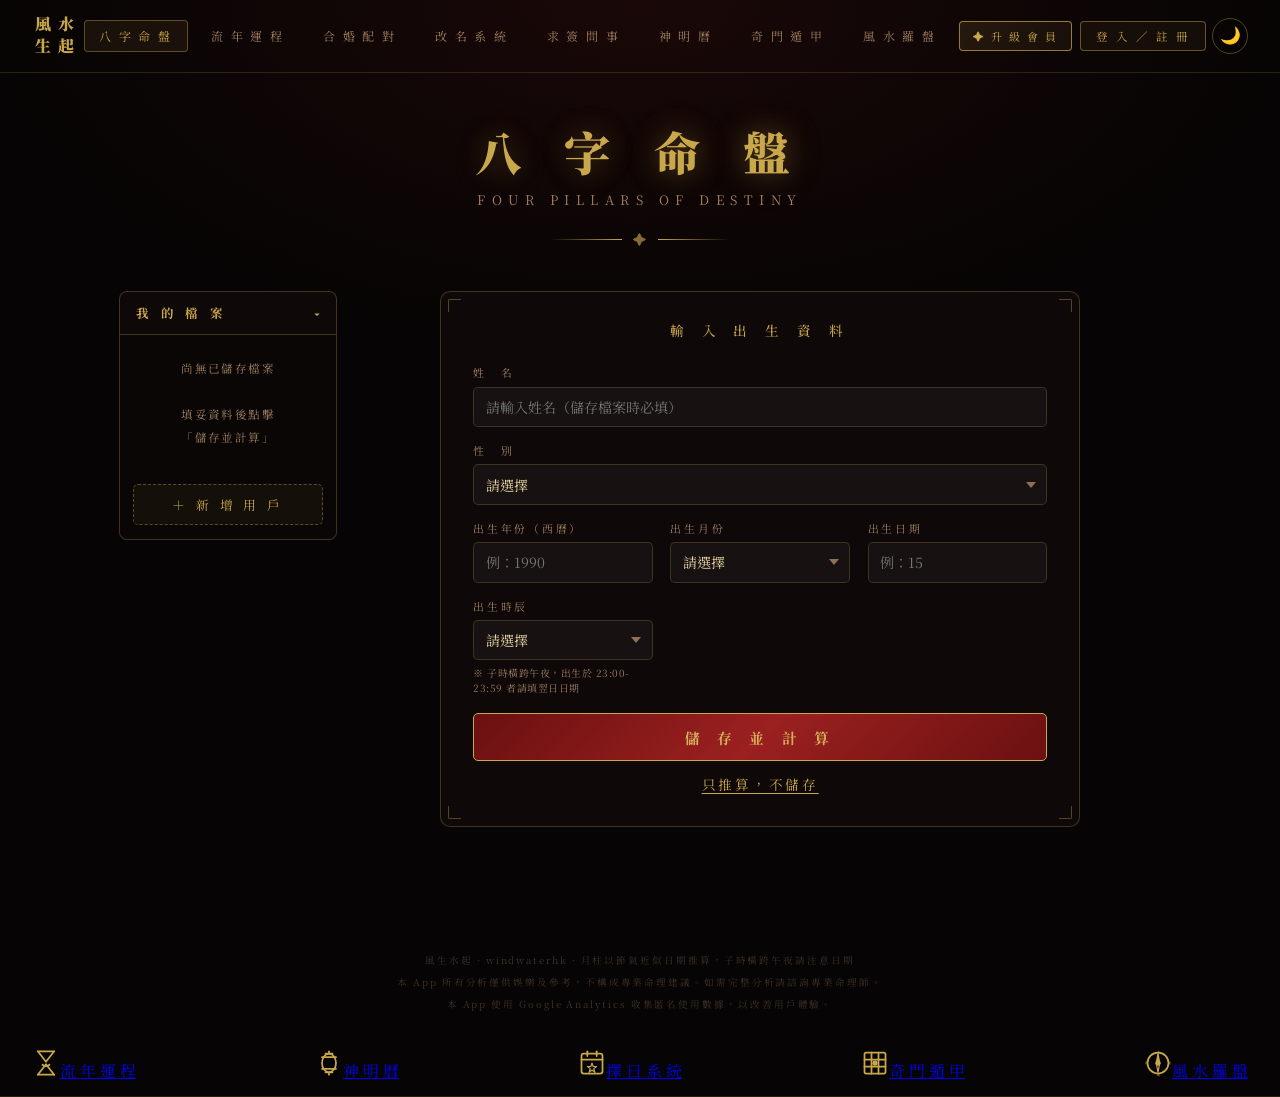
<file: index.html>
<!DOCTYPE html>
<html lang="zh-TW">
<head>
  <link rel="apple-touch-icon" href="/icon-ww-192.png">
  <!-- Google tag (gtag.js) -->
  <script async src="https://www.googletagmanager.com/gtag/js?id=G-C92926GR2M"></script>
  <script>
    window.dataLayer = window.dataLayer || [];
    function gtag(){dataLayer.push(arguments);}
    gtag('js', new Date());
    gtag('config', 'G-C92926GR2M');
  </script>
  <meta charset="UTF-8">
  <meta name="google-site-verification" content="ROj7h-SddkefuqcLS0IDsVRRmQ972elp0FBMfj1N0pc">
  <meta name="viewport" content="width=device-width, initial-scale=1.0">
  <meta name="description" content="風生水起 windwater.hk — 香港中式命理App，免費八字命盤、五行分析、用神忌神、合婚配對、學業職業方向建議">
  <meta name="keywords" content="風水,八字,命理,求簽,合婚,奇門遁甲,香港,免費,windwater,風生水起">
  <!-- PWA Manifest -->
  <link rel="manifest" href="/manifest.json">
  <!-- PWA Meta Tags -->
  <meta name="theme-color" content="#c9a84c">
  <meta name="mobile-web-app-capable" content="yes">
  <meta name="apple-mobile-web-app-capable" content="yes">
  <meta name="apple-mobile-web-app-status-bar-style" content="black-translucent">
  <meta name="apple-mobile-web-app-title" content="風生水起">
  <!-- Icons -->
  <link rel="apple-touch-icon" href="/icon-ww-192.png">
  <link rel="icon" type="image/png" href="/icon-ww-192.png">
  <title>風生水起 · windwaterhk</title>
  <meta property="og:title" content="風生水起 · windwaterhk">
  <meta property="og:description" content="最易用嘅中式命理 App，八字命盤、求簽問事、合婚配對、神明曆">
  <meta property="og:url" content="https://fengshuioracle.vercel.app">
  <link href="https://fonts.googleapis.com/css2?family=Noto+Serif+TC:wght@400;500;700;900&display=swap" rel="stylesheet">
  <link rel="stylesheet" href="auth.css">
  <link rel="stylesheet" href="theme.css">
  <script src="theme.js"></script>
  <style>
    :root {
      --gold: #c9a84c;
      --gold-light: #e8d080;
      --gold-dim: rgba(201,168,76,0.28);
      --red-dark: #6b1010;
      --red-mid: #9b2020;
      --bg: #060404;
      --bg-card: #0e0808;
      --bg-sidebar: #0a0606;
      --bg-input: rgba(255,255,255,0.04);
      --text: #e8d5a3;
      --text-dim: #a08060;  /* #a08060 on #0e0808 ≈ 5.44:1 (WCAG AA) */
      --wood: #5a9a6a;
      --fire: #cc4422;
      --earth: #C4870A;
      --metal: #A8A8A8;
      --water: #0047AB;
    }

    * { box-sizing: border-box; margin: 0; padding: 0; }

    body {
      font-family: 'Noto Serif TC', serif;
      background: var(--bg);
      color: var(--text);
      min-height: 100vh;
      background-image: radial-gradient(ellipse 80% 50% at 50% 0%, #1a0808 0%, transparent 65%);
    }

    /* ── Unified nav (shared with oracle.html) ──── */
    nav {
      display: flex;
      align-items: center;
      justify-content: space-between;
      padding: 0.85rem 2rem;
      border-bottom: 1px solid rgba(201,168,76,0.18);
    }
    .nav-brand {
      text-decoration: none;
      display: flex;
      flex-direction: row;
      align-items: center;
      gap: 0.5rem;
    }
    .logo-text {
      display: grid;
      grid-template-columns: 1fr 1fr;
      grid-template-rows: 1fr 1fr;
      width: 2.4rem;
      height: 2.4rem;
      font-size: 0.7rem;
      font-weight: 900;
      color: var(--gold);
      line-height: 1.2;
      text-align: center;
      letter-spacing: 0;
      flex-shrink: 0;
    }
    .nav-brand .brand-sub {
      font-size: 0.55rem;
      font-weight: 400;
      letter-spacing: 0.18em;
      color: var(--text-dim);
      line-height: 1.2;
      margin-top: 0.15rem;
    }
    .nav-tabs { display: flex; gap: 0.5rem; }
    .nav-tab {
      font-size: 0.75rem;
      font-family: 'Noto Serif TC', serif;
      letter-spacing: 0.2em;
      text-decoration: none;
      padding: 0.38rem 0.88rem;
      border-radius: 4px;
      border: 1px solid transparent;
      color: var(--text-dim);
      transition: color 0.2s, background 0.2s, border-color 0.2s;
    }
    .nav-tab.active {
      color: var(--gold);
      border-color: rgba(201,168,76,0.4);
      background: rgba(201,168,76,0.08);
    }
    .nav-tab:not(.active):hover { color: var(--text); }

    /* ── Header ─────────────────────────────────── */
    header {
      text-align: center;
      padding: 2.8rem 1rem 1.5rem;
    }

    .site-title {
      font-size: clamp(1.9rem, 5.5vw, 2.9rem);
      font-weight: 900;
      color: var(--gold);
      letter-spacing: 0.35em;
      text-shadow: 0 0 28px rgba(201,168,76,0.38), 0 0 56px rgba(201,168,76,0.12);
    }

    .site-subtitle {
      font-size: 13px;
      color: var(--text-dim);
      letter-spacing: 0.5em;
      margin-top: 0.35rem;
      text-transform: uppercase;
      line-height: 1.7;
    }

    .divider {
      display: flex;
      align-items: center;
      gap: 0.7rem;
      margin: 1.1rem auto;
      width: fit-content;
    }
    .divider::before, .divider::after {
      content: '';
      display: block;
      width: 72px;
      height: 1px;
    }
    .divider::before { background: linear-gradient(to right, transparent, var(--gold)); }
    .divider::after  { background: linear-gradient(to left,  transparent, var(--gold)); }
    .divider-sym { color: var(--gold); font-size: 0.85rem; opacity: 0.65; }

    /* ── Layout ──────────────────────────────────── */
    .layout {
      display: flex;
      gap: 1.4rem;
      max-width: 1080px;
      margin: 0 auto;
      padding: 0 1.2rem 5rem;
      align-items: flex-start;
    }

    /* ── Sidebar ─────────────────────────────────── */
    .sidebar { width: 218px; flex-shrink: 0; position: sticky; top: 1rem; }

    .sidebar-head {
      display: flex;
      align-items: center;
      justify-content: space-between;
      padding: 0.75rem 1rem;
      background: var(--bg-card);
      border: 1px solid var(--gold-dim);
      border-radius: 8px 8px 0 0;
      cursor: pointer;
      user-select: none;
    }

    .sidebar-head-title {
      font-size: 0.78rem;
      color: var(--gold);
      letter-spacing: 0.38em;
      font-weight: 700;
    }

    .sb-icon {
      color: var(--gold);
      font-size: 0.75rem;
      transition: transform 0.3s;
      display: inline-block;
    }
    .sb-icon.up { transform: rotate(180deg); }

    .sidebar-body {
      background: var(--bg-sidebar);
      border: 1px solid var(--gold-dim);
      border-top: none;
      border-radius: 0 0 8px 8px;
      overflow-y: auto;
      overflow-x: hidden;
      max-height: 560px;
      transition: max-height 0.35s ease, opacity 0.3s;
    }
    .sidebar-body.collapsed { max-height: 0; overflow: hidden; }

    .sidebar-body::-webkit-scrollbar { width: 3px; }
    .sidebar-body::-webkit-scrollbar-thumb { background: var(--gold-dim); border-radius: 2px; }

    .profile-empty {
      padding: 1.4rem 1rem;
      text-align: center;
      color: var(--text-dim);
      font-size: 0.72rem;
      letter-spacing: 0.12em;
      line-height: 2;
    }

    /* Profile card */
    .p-card {
      padding: 0.8rem 1rem;
      border-bottom: 1px solid rgba(201,168,76,0.09);
      cursor: pointer;
      transition: background 0.18s;
      position: relative;
    }
    .p-card:hover   { background: rgba(201,168,76,0.055); }
    .p-card.active  { background: rgba(201,168,76,0.1); border-left: 2px solid var(--gold); }

    .p-card-name {
      font-size: 0.98rem;
      font-weight: 700;
      color: var(--gold);
      letter-spacing: 0.08em;
      margin-bottom: 0.22rem;
    }

    .p-card-info {
      font-size: 0.65rem;
      color: var(--text-dim);
      letter-spacing: 0.08em;
      line-height: 1.7;
    }

    .p-card-actions {
      display: flex;
      gap: 0.35rem;
      margin-top: 0.45rem;
    }

    .p-btn {
      font-size: 0.62rem;
      padding: 0.18rem 0.5rem;
      border-radius: 3px;
      border: 1px solid;
      cursor: pointer;
      font-family: 'Noto Serif TC', serif;
      letter-spacing: 0.08em;
      background: transparent;
      transition: background 0.18s;
    }
    .p-btn-edit   { border-color: rgba(201,168,76,0.35); color: var(--gold); }
    .p-btn-edit:hover   { background: rgba(201,168,76,0.12); }
    .p-btn-delete { border-color: rgba(180,50,50,0.38); color: #cc6666; }
    .p-btn-delete:hover { background: rgba(180,50,50,0.12); }

    /* Mobile sidebar toggle */
    .mob-sidebar-toggle {
      display: none;
      width: 100%;
      padding: 0.65rem 1rem;
      background: var(--bg-card);
      border: 1px solid var(--gold-dim);
      border-radius: 7px;
      color: var(--gold);
      font-family: 'Noto Serif TC', serif;
      font-size: 0.82rem;
      letter-spacing: 0.35em;
      cursor: pointer;
      text-align: left;
      margin-bottom: 0.9rem;
    }
    .mob-sidebar-toggle .mob-icon {
      float: right;
      transition: transform 0.3s;
    }
    .mob-sidebar-toggle.open .mob-icon { transform: rotate(180deg); }

    /* ── Main content ────────────────────────────── */
    .main-content { flex: 1; min-width: 0; }

    /* ── Card ────────────────────────────────────── */
    .card {
      background: var(--bg-card);
      border: 1px solid var(--gold-dim);
      border-radius: 10px;
      padding: 1.8rem 2rem;
      position: relative;
      margin-bottom: 1.4rem;
    }

    /* 輸入出生資料卡片：置中對齊 */
    .input-card {
      max-width: 640px;
      margin-left: auto;
      margin-right: auto;
    }

    .cc { position:absolute; width:13px; height:13px; border-color:var(--gold); border-style:solid; opacity:0.38; }
    .cc.tl { top:7px;    left:7px;  border-width:1px 0 0 1px; border-radius:2px 0 0 0; }
    .cc.tr { top:7px;    right:7px; border-width:1px 1px 0 0; border-radius:0 2px 0 0; }
    .cc.bl { bottom:7px; left:7px;  border-width:0 0 1px 1px; border-radius:0 0 0 2px; }
    .cc.br { bottom:7px; right:7px; border-width:0 1px 1px 0; border-radius:0 0 2px 0; }

    .card-title {
      text-align: center;
      color: var(--gold);
      font-size: 0.85rem;
      letter-spacing: 0.55em;
      margin-bottom: 1.5rem;
      font-weight: 500;
    }

    /* ── Edit mode bar ───────────────────────────── */
    .edit-bar {
      display: flex;
      align-items: center;
      justify-content: space-between;
      background: rgba(201,168,76,0.07);
      border: 1px solid rgba(201,168,76,0.28);
      border-radius: 5px;
      padding: 0.55rem 0.9rem;
      margin-bottom: 1.1rem;
      font-size: 0.75rem;
      color: var(--gold);
      letter-spacing: 0.12em;
    }
    .edit-bar.hidden { display: none; }

    .btn-cancel {
      background: transparent;
      border: 1px solid rgba(201,168,76,0.28);
      color: var(--text-dim);
      font-family: 'Noto Serif TC', serif;
      font-size: 0.68rem;
      padding: 0.22rem 0.65rem;
      border-radius: 3px;
      cursor: pointer;
      letter-spacing: 0.1em;
      transition: all 0.2s;
    }
    .btn-cancel:hover { border-color: var(--gold); color: var(--gold); }

    /* ── Form ────────────────────────────────────── */
    .form-grid {
      display: grid;
      grid-template-columns: repeat(auto-fit, minmax(148px, 1fr));
      gap: 0.95rem 1.1rem;
      margin-bottom: 1.1rem;
    }

    .fg-full { grid-column: 1 / -1; }

    .form-group label {
      display: block;
      font-size: 0.68rem;
      color: var(--text-dim);
      letter-spacing: 0.25em;
      margin-bottom: 0.38rem;
    }

    .form-group input,
    .form-group select {
      width: 100%;
      background: var(--bg-input);
      border: 1px solid rgba(201,168,76,0.22);
      color: var(--text);
      font-family: 'Noto Serif TC', serif;
      font-size: 0.88rem;
      padding: 0.58rem 0.72rem;
      border-radius: 5px;
      outline: none;
      transition: border-color 0.22s, box-shadow 0.22s;
      appearance: none;
      -webkit-appearance: none;
    }
    .form-group select {
      background-image: url("data:image/svg+xml,%3Csvg xmlns='http://www.w3.org/2000/svg' width='10' height='6'%3E%3Cpath d='M0 0l5 6 5-6z' fill='%23907050'/%3E%3C/svg%3E");
      background-repeat: no-repeat;
      background-position: right 0.65rem center;
      padding-right: 1.9rem;
    }
    .form-group input:focus,
    .form-group select:focus {
      border-color: var(--gold);
      box-shadow: 0 0 0 2px rgba(201,168,76,0.09);
    }
    .form-group select option { background: #160e0a; color: var(--text); }

    .shichen-note {
      font-size: 0.62rem;
      color: var(--text-dim);
      letter-spacing: 0.05em;
      margin-top: 0.35rem;
      line-height: 1.5;
    }

    /* ── Sidebar new-user button ─────────────────── */
    .btn-new-user {
      display: block;
      width: calc(100% - 1.6rem);
      margin: 0.8rem 0.8rem 0.9rem;
      padding: 0.6rem 0.5rem;
      background: rgba(201,168,76,0.06);
      border: 1px dashed rgba(201,168,76,0.4);
      color: var(--gold);
      font-family: 'Noto Serif TC', serif;
      font-size: 0.8rem;
      letter-spacing: 0.3em;
      cursor: pointer;
      border-radius: 5px;
      transition: all 0.22s;
      text-align: center;
    }
    .btn-new-user:hover {
      background: rgba(201,168,76,0.12);
      border-color: var(--gold);
      border-style: solid;
    }

    /* ── Button row ──────────────────────────────── */
    .btn-row { display: flex; flex-direction: column; gap: 0.6rem; }

    .btn-calc-only {
      background: transparent;
      border: none;
      color: #c9a84c;
      font-family: 'Noto Serif TC', serif;
      font-size: 0.85rem;
      letter-spacing: 0.2em;
      cursor: pointer;
      text-align: center;
      padding: 0.2rem;
      transition: color 0.2s;
      text-decoration: underline;
      text-underline-offset: 3px;
    }
    .btn-calc-only:hover { color: var(--gold); }

    .btn-primary {
      padding: 0.78rem 0.5rem;
      background: linear-gradient(135deg, var(--red-dark), var(--red-mid) 50%, var(--red-dark));
      border: 1px solid var(--gold);
      color: #d4af5a;
      font-family: 'Noto Serif TC', serif;
      font-size: 0.92rem;
      font-weight: 700;
      letter-spacing: 0.45em;
      cursor: pointer;
      border-radius: 5px;
      transition: all 0.28s;
      overflow: hidden;
      position: relative;
    }
    .btn-primary::before {
      content: '';
      position: absolute;
      inset: 0;
      background: linear-gradient(135deg, transparent 40%, rgba(201,168,76,0.08) 50%, transparent 60%);
      transform: translateX(-100%);
      transition: transform 0.5s;
    }
    .btn-primary:hover { border-color: var(--gold-light); color: #e8c870; box-shadow: 0 0 16px rgba(201,168,76,0.14); }
    .btn-primary:hover::before { transform: translateX(100%); }

    .btn-secondary {
      padding: 0.78rem 0.5rem;
      background: rgba(201,168,76,0.055);
      border: 1px solid rgba(201,168,76,0.32);
      color: var(--gold);
      font-family: 'Noto Serif TC', serif;
      font-size: 0.88rem;
      font-weight: 500;
      letter-spacing: 0.38em;
      cursor: pointer;
      border-radius: 5px;
      transition: all 0.28s;
    }
    .btn-secondary:hover { background: rgba(201,168,76,0.11); border-color: var(--gold); }

    /* ── Result ──────────────────────────────────── */
    #resultSection { display: none; animation: fadeIn 0.55s ease; }
    #resultSection.visible { display: block; }

    @keyframes fadeIn {
      from { opacity: 0; transform: translateY(14px); }
      to   { opacity: 1; transform: translateY(0); }
    }

    .result-name {
      text-align: center;
      color: var(--gold-light);
      font-size: 1.25rem;
      font-weight: 900;
      letter-spacing: 0.22em;
      margin-bottom: 0.18rem;
    }

    .result-title {
      text-align: center;
      color: var(--gold);
      font-size: 1.05rem;
      letter-spacing: 0.5em;
      font-weight: 700;
      margin-bottom: 0.25rem;
    }

    .result-meta {
      text-align: center;
      color: var(--text-dim);
      font-size: 0.72rem;
      letter-spacing: 0.2em;
      margin-bottom: 1.7rem;
    }

    /* ── Four pillars ────────────────────────────── */
    .pillars-wrap {
      display: flex;
      justify-content: center;
      margin-bottom: 1.6rem;
    }

    .pillar {
      flex: 1;
      max-width: 155px;
      padding: 1.4rem 0.45rem 1.1rem;
      background: rgba(255,255,255,0.018);
      border: 1px solid var(--gold-dim);
      text-align: center;
      position: relative;
      transition: transform 0.2s;
    }
    .pillar + .pillar { border-left: none; }
    .pillar:first-child { border-radius: 8px 0 0 8px; }
    .pillar:last-child  { border-radius: 0 8px 8px 0; }
    .pillar:hover { transform: translateY(-3px); z-index: 1; }
    .pillar::before {
      content: '';
      position: absolute;
      top: 0; left: 0; right: 0;
      height: 2px;
      background: linear-gradient(to right, transparent, var(--gold-dim), transparent);
    }

    .pillar-label {
      font-size: 0.63rem;
      color: var(--text-dim);
      letter-spacing: 0.3em;
      margin-bottom: 0.95rem;
    }

    .pillar-stem, .pillar-branch {
      font-size: clamp(2.1rem, 5vw, 3.1rem);
      font-weight: 900;
      line-height: 1.1;
      display: block;
      text-shadow: 0 0 12px currentColor;
    }

    .pillar-sep {
      width: 22px; height: 1px;
      background: var(--gold-dim);
      margin: 0.45rem auto;
    }

    .pillar-el-row {
      font-size: 0.66rem;
      color: var(--text-dim);
      letter-spacing: 0.1em;
      margin-top: 0.38rem;
      line-height: 1.9;
    }

    .pillar-animal {
      font-size: 0.7rem;
      color: var(--text-dim);
      margin-top: 0.12rem;
    }

    .el-wood  { color: var(--wood);  }
    .el-fire  { color: var(--fire);  }
    .el-earth { color: var(--earth); }
    .el-metal { color: var(--metal); }
    .el-water { color: var(--water); }

    /* ── Info cards ──────────────────────────────── */
    .info-row {
      display: grid;
      grid-template-columns: repeat(auto-fit, minmax(165px, 1fr));
      gap: 0.85rem;
      margin-top: 1.2rem;
    }

    .info-card {
      background: rgba(255,255,255,0.018);
      border: 1px solid var(--gold-dim);
      border-radius: 6px;
      padding: 0.85rem 1rem;
    }

    .ic-label {
      font-size: 0.63rem;
      color: var(--text-dim);
      letter-spacing: 0.3em;
      margin-bottom: 0.28rem;
    }

    .ic-value {
      font-size: 0.92rem;
      color: var(--text);
    }

    /* ── Element bars ────────────────────────────── */
    .el-summary {
      background: rgba(255,255,255,0.018);
      border: 1px solid var(--gold-dim);
      border-radius: 6px;
      padding: 1rem 1.3rem;
      margin-top: 0.85rem;
    }

    .el-summary-title {
      font-size: 0.65rem;
      color: var(--text-dim);
      letter-spacing: 0.35em;
      margin-bottom: 0.85rem;
      text-align: center;
    }

    .el-bars {
      display: flex;
      flex-direction: column;
      gap: 0.55rem;
    }

    .el-bar-wrap {
      display: flex;
      align-items: center;
      gap: 0.6rem;
    }

    .el-bar-lbl {
      font-size: 0.75rem;
      font-weight: 700;
      width: 1.2em;
      text-align: center;
      flex-shrink: 0;
    }

    .el-bar-track {
      flex: 1;
      height: 12px;
      background: rgba(255,255,255,0.04);
      border-radius: 3px;
      overflow: hidden;
    }

    .el-bar {
      height: 100%;
      border-radius: 3px;
      transition: width 0.5s ease;
    }

    .el-bar-cnt { font-size: 0.68rem; color: var(--text-dim); width: 1em; text-align: right; flex-shrink: 0; }

    /* ── Mobile ──────────────────────────────────── */
    @media (max-width: 700px) {
      .layout { flex-direction: column; padding: 0 0.75rem 4rem; }
      .sidebar { width: 100%; position: static; }
      .sidebar-head { display: none; }
      .sidebar-body {
        border: 1px solid var(--gold-dim);
        border-radius: 8px;
        max-height: 0;
        overflow: hidden;
      }
      .sidebar-body.mob-open { max-height: 380px; overflow-y: auto; }
      .mob-sidebar-toggle { display: block; }
      .card { padding: 1.3rem 0.9rem; }

      /* ── Font size: ensure minimum 14px for readable text ── */
      .p-card-name   { font-size: 1rem; }
      .p-card-info   { font-size: 0.82rem; }     /* was 0.65rem (~10px) */
      .form-group label { font-size: 0.82rem; }  /* was 0.68rem */
      .shichen-note  { font-size: 0.78rem; }     /* was 0.62rem */
      .card-title    { font-size: 0.92rem; }     /* was 0.85rem */
      .ic-label      { font-size: 0.78rem; }     /* was 0.63rem */
      .ic-value      { font-size: 1rem; }
      .el-summary-title { font-size: 0.8rem; }
      .el-bar-lbl    { font-size: 0.88rem; }
      .pillar-label  { font-size: 0.75rem; }
      .pillar-el-row { font-size: 0.78rem; }
      .result-meta   { font-size: 0.82rem; }
      .da-card-label { font-size: 0.78rem; }
      .da-card-sub   { font-size: 0.82rem; }
      .rn-card-label { font-size: 0.75rem; }
      .scene-desc    { font-size: 0.72rem; }
      .scene-name    { font-size: 0.88rem; }

      /* ── Buttons: ensure min 44px touch target ── */
      .p-btn {
        font-size: 0.82rem;
        padding: 0.6rem 0.9rem;  /* was 0.18rem — now ≥ 44px */
        min-height: 44px;
        display: inline-flex;
        align-items: center;
      }
      .p-card-actions { gap: 0.5rem; flex-wrap: wrap; }
      .btn-new-user  { min-height: 44px; font-size: 0.88rem; }
      .btn-primary   { min-height: 48px; font-size: 1rem; }
      .btn-secondary { min-height: 48px; font-size: 0.95rem; }
      .mob-sidebar-toggle { min-height: 44px; font-size: 0.88rem; }

      /* ── Match section: stack on mobile ── */
      .match-heart-col { padding: 0.5rem 0; }
    }

    @media (max-width: 480px) {
      .scene-grid { grid-template-columns: repeat(3,1fr); gap: 0.4rem; }
      .match-dim-grid { grid-template-columns: repeat(3,1fr); gap: 0.4rem; }
      .da-free-grid { grid-template-columns: 1fr; }
      .rn-free-grid { grid-template-columns: 1fr; }
    }

    footer {
      text-align: center;
      color: var(--text-dim);
      font-size: 0.6rem;
      letter-spacing: 0.2em;
      padding: 1.5rem 0;
      opacity: 0.38;
    }

    @keyframes shake {
      0%,100% { transform: translateX(0); }
      20%,60% { transform: translateX(-5px); }
      40%,80% { transform: translateX(5px); }
    }


    /* Oracle section removed — see oracle.html */


    /* ── Rename Section ─────────────────────────────── */
    #renameSection { display: none; animation: fadeIn 0.45s ease; }
    #renameSection.active { display: block; }

    .rename-container { max-width: 860px; margin: 0 auto; padding: 0 1.2rem 5rem; }

    /* Scene selector */
    .scene-grid {
      display: grid;
      grid-template-columns: repeat(3, 1fr);
      gap: 0.9rem;
      margin-bottom: 1.5rem;
    }
    .scene-card {
      padding: 1.2rem 0.6rem 1rem;
      background: rgba(255,255,255,0.02);
      border: 1px solid var(--gold-dim);
      border-radius: 8px;
      text-align: center;
      cursor: pointer;
      transition: all 0.22s;
    }
    .scene-card:hover  { background: rgba(201,168,76,0.06); border-color: rgba(201,168,76,0.5); transform: translateY(-2px); }
    .scene-card.active { background: rgba(201,168,76,0.1);  border-color: var(--gold); box-shadow: 0 0 14px rgba(201,168,76,0.1); }
    .scene-icon  { font-size: 1.8rem; margin-bottom: 0.4rem; line-height: 1; }
    .scene-name  { font-size: 0.82rem; font-weight: 700; color: var(--gold); letter-spacing: 0.12em; }
    .scene-desc  { font-size: 0.58rem; color: var(--text-dim); margin-top: 0.2rem; letter-spacing: 0.06em; line-height: 1.5; }

    /* Scene forms */
    .scene-form  { display: none; }
    .scene-form.active { display: block; animation: fadeIn 0.35s ease; }

    .rename-form-grid {
      display: grid;
      grid-template-columns: repeat(auto-fit, minmax(145px, 1fr));
      gap: 0.9rem 1rem;
      margin-bottom: 1.1rem;
    }
    .rename-input, .rename-select {
      width: 100%;
      background: var(--bg-input);
      border: 1px solid rgba(201,168,76,0.22);
      color: var(--text);
      font-family: 'Noto Serif TC', serif;
      font-size: 0.88rem;
      padding: 0.58rem 0.72rem;
      border-radius: 5px;
      outline: none;
      transition: border-color 0.2s;
      appearance: none; -webkit-appearance: none;
    }
    .rename-select {
      background-image: url("data:image/svg+xml,%3Csvg xmlns='http://www.w3.org/2000/svg' width='10' height='6'%3E%3Cpath d='M0 0l5 6 5-6z' fill='%23907050'/%3E%3C/svg%3E");
      background-repeat: no-repeat; background-position: right 0.65rem center; padding-right: 1.9rem;
    }
    .rename-select option { background: #160e0a; }
    .rename-input:focus, .rename-select:focus { border-color: var(--gold); }
    .rename-form-label {
      font-size: 0.65rem; color: var(--text-dim); letter-spacing: 0.25em; display: block; margin-bottom: 0.35rem;
    }
    .rename-fg-full { grid-column: 1 / -1; }

    /* Result */
    #renameResult { display: none; animation: fadeIn 0.55s ease; }
    #renameResult.visible { display: block; }

    /* Free result cards */
    .rn-free-grid {
      display: grid;
      grid-template-columns: repeat(auto-fill, minmax(200px, 1fr));
      gap: 0.8rem;
      margin-bottom: 1.2rem;
    }
    .rn-card {
      background: rgba(255,255,255,0.02);
      border: 1px solid var(--gold-dim);
      border-left: 3px solid var(--gold);
      border-radius: 7px;
      padding: 0.95rem 1.1rem;
    }
    .rn-card-icon  { font-size: 1.2rem; margin-bottom: 0.3rem; }
    .rn-card-label { font-size: 0.6rem; color: var(--text-dim); letter-spacing: 0.3em; margin-bottom: 0.25rem; }
    .rn-card-val   { font-size: 0.88rem; font-weight: 700; color: var(--text); letter-spacing: 0.04em; line-height: 1.7; }
    .rn-card-sub   { font-size: 0.65rem; color: var(--text-dim); margin-top: 0.25rem; line-height: 1.7; }

    /* Radical recommendation chips */
    .rn-radical-list {
      display: flex; flex-wrap: wrap; gap: 0.5rem; margin-top: 0.4rem;
    }
    .rn-radical-chip {
      padding: 0.25rem 0.7rem;
      border: 1px solid rgba(201,168,76,0.35);
      border-radius: 20px;
      font-size: 0.78rem;
      color: var(--gold);
      background: rgba(201,168,76,0.06);
      letter-spacing: 0.1em;
    }

    /* Score bar */
    .rn-score-wrap { display: flex; align-items: center; gap: 0.8rem; margin: 0.5rem 0; }
    .rn-score-bar-track { flex: 1; height: 10px; background: rgba(255,255,255,0.05); border-radius: 5px; overflow: hidden; }
    .rn-score-bar { height: 100%; border-radius: 5px; transition: width 0.6s ease; }
    .rn-score-num { font-size: 0.82rem; font-weight: 700; color: var(--gold); min-width: 2.8em; text-align: right; }

    /* Paid locked section */
    .rn-paid-section {
      background: linear-gradient(135deg, #130a22, #1e0e38);
      border: 1px solid rgba(175,130,255,0.28);
      border-radius: 8px;
      padding: 1.3rem 1.4rem;
      margin-bottom: 1rem;
    }
    .rn-paid-title { font-size: 0.78rem; color: rgba(200,168,255,0.82); letter-spacing: 0.42em; font-weight: 700; margin-bottom: 0.55rem; }
    .rn-paid-preview {
      font-size: 0.77rem; color: rgba(200,168,255,0.3); line-height: 1.9;
      -webkit-mask-image: linear-gradient(to bottom, black 20%, transparent 100%);
      mask-image: linear-gradient(to bottom, black 20%, transparent 100%);
      max-height: 52px; overflow: hidden; margin-bottom: 0.8rem;
      filter: blur(1.5px); user-select: none;
    }
    .rn-unlock-btn {
      display: block; width: 100%; padding: 0.78rem;
      background: linear-gradient(135deg, #130a22, #251045 50%, #130a22);
      border: 1px solid rgba(175,130,255,0.38);
      color: rgba(200,168,255,0.82);
      font-family: 'Noto Serif TC', serif;
      font-size: 0.88rem; font-weight: 700; letter-spacing: 0.35em;
      cursor: pointer; border-radius: 5px; transition: all 0.28s;
    }
    .rn-unlock-btn:hover { border-color: rgba(200,168,255,0.62); }

    .rn-disclaimer {
      font-size: 0.62rem; color: var(--text-dim); text-align: center;
      letter-spacing: 0.07em; line-height: 1.9; opacity: 0.55;
    }

    /* ── 五格剖象法 ── */
    .kx-section-title {
      font-size: 0.65rem; color: var(--text-dim); letter-spacing: 0.45em;
      text-align: center; margin: 1.2rem 0 0.8rem;
    }
    .kx-grid {
      display: grid;
      grid-template-columns: repeat(5, 1fr);
      gap: 0.5rem;
      margin-bottom: 1rem;
    }
    .kx-card {
      border-radius: 7px;
      padding: 0.7rem 0.4rem;
      text-align: center;
      border: 2px solid;
      transition: transform 0.2s;
    }
    .kx-card.ji  { border-color: var(--wood); background: rgba(80,180,100,0.07); }
    .kx-card.xiong { border-color: var(--fire); background: rgba(220,80,60,0.07); }
    .kx-card-name { font-size: 0.58rem; letter-spacing: 0.3em; color: var(--text-dim); margin-bottom: 0.3rem; }
    .kx-card-num  { font-size: 1.1rem; font-weight: 700; color: var(--gold); line-height: 1; }
    .kx-card-level { font-size: 0.75rem; font-weight: 700; margin: 0.2rem 0; }
    .kx-card.ji  .kx-card-level { color: var(--wood); }
    .kx-card.xiong .kx-card-level { color: var(--fire); }
    .kx-card-el   { font-size: 0.6rem; color: var(--text-dim); }
    .kx-card-desc { font-size: 0.58rem; color: var(--text-dim); margin-top: 0.25rem; line-height: 1.6; }
    .kx-overall {
      text-align: center; padding: 0.6rem; border-radius: 6px;
      margin-bottom: 1rem; font-size: 0.8rem; font-weight: 700; letter-spacing: 0.3em;
    }
    .kx-overall.daji  { background: rgba(80,180,100,0.12); color: var(--wood); border: 1px solid rgba(80,180,100,0.3); }
    .kx-overall.zhongji { background: rgba(201,168,76,0.12); color: var(--gold); border: 1px solid rgba(201,168,76,0.3); }
    .kx-overall.ping  { background: rgba(255,255,255,0.05); color: var(--text-dim); border: 1px solid rgba(255,255,255,0.1); }
    .kx-overall.zhuyi { background: rgba(220,80,60,0.10); color: var(--fire); border: 1px solid rgba(220,80,60,0.25); }
    .kx-est-note { font-size: 0.6rem; color: rgba(201,168,76,0.55); text-align: center; margin-top: -0.5rem; margin-bottom: 0.8rem; }
    .kx-strokes-row { display: flex; justify-content: center; gap: 0.4rem; flex-wrap: wrap; margin-bottom: 0.7rem; }
    .kx-stroke-chip {
      font-size: 0.65rem; padding: 0.15rem 0.55rem;
      border: 1px solid rgba(201,168,76,0.3); border-radius: 20px;
      color: var(--text-dim); background: rgba(201,168,76,0.05);
      letter-spacing: 0.05em;
    }
    @media (max-width: 480px) {
      .kx-grid { grid-template-columns: repeat(5,1fr); gap: 0.3rem; }
      .kx-card { padding: 0.5rem 0.2rem; }
      .kx-card-desc { display: none; }
    }

    @media (max-width: 600px) {
      .scene-grid { grid-template-columns: repeat(3,1fr); gap: 0.5rem; }
      .scene-name { font-size: 0.7rem; }
    }

    /* ── Match Section ──────────────────────────────── */
    #matchSection { display: none; animation: fadeIn 0.45s ease; }
    #matchSection.active { display: block; }

    .match-container {
      max-width: 860px;
      margin: 0 auto;
      padding: 0 1.2rem 5rem;
    }

    .match-form-row {
      display: grid;
      grid-template-columns: 1fr 56px 1fr;
      gap: 0.8rem;
      align-items: start;
      margin-bottom: 1.4rem;
    }

    .match-person-badge {
      font-size: 0.72rem;
      font-weight: 700;
      color: var(--gold);
      letter-spacing: 0.45em;
      text-align: center;
      padding-bottom: 0.75rem;
      margin-bottom: 0.9rem;
      border-bottom: 1px solid var(--gold-dim);
    }
    .match-person-badge.b { color: #cc7777; border-bottom-color: rgba(204,100,100,0.28); }

    .match-heart-col {
      display: flex;
      align-items: center;
      justify-content: center;
      padding-top: 3.5rem;
    }
    .match-heart {
      font-size: 1.6rem;
      animation: mHeartBeat 1.6s ease-in-out infinite;
    }
    @keyframes mHeartBeat {
      0%,100% { transform: scale(1); }
      50%      { transform: scale(1.18); }
    }

    .match-form-inputs { display: flex; flex-direction: column; gap: 0.65rem; }
    .match-form-inputs .form-group label { margin-bottom: 0.3rem; }

    .match-form-select,
    .match-form-input {
      width: 100%;
      background: var(--bg-input);
      border: 1px solid rgba(201,168,76,0.22);
      color: var(--text);
      font-family: 'Noto Serif TC', serif;
      font-size: 0.85rem;
      padding: 0.55rem 0.72rem;
      border-radius: 5px;
      outline: none;
      transition: border-color 0.2s;
      appearance: none;
      -webkit-appearance: none;
    }
    .match-form-select {
      background-image: url("data:image/svg+xml,%3Csvg xmlns='http://www.w3.org/2000/svg' width='10' height='6'%3E%3Cpath d='M0 0l5 6 5-6z' fill='%23907050'/%3E%3C/svg%3E");
      background-repeat: no-repeat;
      background-position: right 0.65rem center;
      padding-right: 1.9rem;
    }
    .match-form-select option { background: #160e0a; }
    .match-form-select:focus,
    .match-form-input:focus  { border-color: var(--gold); }

    /* B person input highlights red tint */
    .match-person-b .match-form-input,
    .match-person-b .match-form-select {
      border-color: rgba(204,100,100,0.2);
    }
    .match-person-b .match-form-input:focus,
    .match-person-b .match-form-select:focus { border-color: #cc7777; }

    /* Result */
    #matchResult { display: none; animation: fadeIn 0.55s ease; }
    #matchResult.visible { display: block; }

    .match-result-top {
      display: grid;
      grid-template-columns: 1fr 1fr;
      gap: 1.2rem;
      margin-bottom: 1.2rem;
      align-items: center;
    }

    /* Radar */
    .match-radar-wrap { text-align: center; }
    #matchRadar { max-width: 100%; display: block; margin: 0 auto; }

    /* Score ring */
    .match-score-wrap {
      display: flex;
      flex-direction: column;
      align-items: center;
      gap: 0.6rem;
    }
    .match-score-ring-wrap { position: relative; width: 130px; height: 130px; }
    #matchScoreRing { position: absolute; top:0; left:0; }
    .match-score-num {
      position: absolute;
      top: 50%; left: 50%;
      transform: translate(-50%, -50%);
      font-size: 2.4rem;
      font-weight: 900;
      color: var(--gold);
      line-height: 1;
    }
    .match-score-label {
      font-size: 0.68rem;
      color: var(--text-dim);
      letter-spacing: 0.35em;
      text-align: center;
    }
    .match-score-tag {
      font-size: 0.82rem;
      font-weight: 700;
      color: var(--gold);
      letter-spacing: 0.2em;
    }

    /* Interaction analysis */
    .match-interactions { display: flex; flex-direction: column; gap: 0.5rem; margin-bottom: 1.2rem; }
    .match-int-item {
      font-size: 0.78rem;
      color: var(--text);
      line-height: 1.7;
      padding: 0.55rem 0.9rem;
      border-radius: 0 5px 5px 0;
      border-left: 3px solid;
      background: rgba(255,255,255,0.02);
    }
    .match-int-item.pos { border-left-color: var(--wood); }
    .match-int-item.neg { border-left-color: var(--fire); }
    .match-int-item.neu { border-left-color: var(--gold-dim); }

    /* 3 dimension scores */
    .match-dim-grid {
      display: grid;
      grid-template-columns: repeat(3, 1fr);
      gap: 0.8rem;
      margin-bottom: 1.2rem;
    }
    .match-dim-card {
      background: rgba(255,255,255,0.02);
      border: 1px solid var(--gold-dim);
      border-radius: 7px;
      padding: 0.9rem 0.5rem;
      text-align: center;
    }
    .match-dim-icon  { font-size: 1.2rem; margin-bottom: 0.25rem; }
    .match-dim-name  { font-size: 0.6rem; color: var(--text-dim); letter-spacing: 0.2em; margin-bottom: 0.3rem; }
    .match-dim-score { font-size: 1.6rem; font-weight: 900; color: var(--gold); }
    .match-dim-desc  { font-size: 0.6rem; color: var(--text-dim); margin-top: 0.2rem; letter-spacing: 0.05em; }

    /* Locked paid section */
    .match-paid-section {
      background: linear-gradient(135deg, #130a22, #1e0e38);
      border: 1px solid rgba(175,130,255,0.28);
      border-radius: 8px;
      padding: 1.3rem 1.4rem;
      margin-bottom: 1rem;
    }
    .match-paid-title { font-size: 0.78rem; color: rgba(200,168,255,0.82); letter-spacing: 0.42em; font-weight: 700; margin-bottom: 0.55rem; }
    .match-paid-preview {
      font-size: 0.77rem;
      color: rgba(200,168,255,0.32);
      line-height: 1.9;
      -webkit-mask-image: linear-gradient(to bottom, black 25%, transparent 100%);
      mask-image: linear-gradient(to bottom, black 25%, transparent 100%);
      max-height: 48px;
      overflow: hidden;
      margin-bottom: 0.8rem;
    }
    .match-unlock-btn {
      display: block; width: 100%;
      padding: 0.78rem;
      background: linear-gradient(135deg, #130a22, #251045 50%, #130a22);
      border: 1px solid rgba(175,130,255,0.38);
      color: rgba(200,168,255,0.82);
      font-family: 'Noto Serif TC', serif;
      font-size: 0.88rem; font-weight: 700;
      letter-spacing: 0.35em; cursor: pointer; border-radius: 5px;
      transition: all 0.28s;
    }
    .match-unlock-btn:hover { border-color: rgba(200,168,255,0.62); }

    .match-disclaimer {
      font-size: 0.62rem;
      color: var(--text-dim);
      text-align: center;
      letter-spacing: 0.07em;
      line-height: 1.9;
      opacity: 0.55;
    }

    @media (max-width: 600px) {
      .match-form-row { grid-template-columns: 1fr; }
      .match-heart-col { padding: 0.8rem 0; }
      .match-result-top { grid-template-columns: 1fr; }
      .match-dim-grid { grid-template-columns: repeat(3,1fr); gap: 0.5rem; }
    }

    /* ── Deep Analysis Section ──────────────────────── */
    #deepSection { display: none; animation: fadeIn 0.55s ease; }
    #deepSection.visible { display: block; }

    .da-section-sub {
      text-align: center;
      font-size: 0.65rem;
      color: var(--text-dim);
      letter-spacing: 0.22em;
      margin-bottom: 1.5rem;
      margin-top: -0.8rem;
    }

    .da-divider {
      width: 100%; height: 1px;
      background: linear-gradient(to right, transparent, var(--gold-dim), transparent);
      margin: 1.3rem 0;
    }

    .da-free-grid {
      display: grid;
      grid-template-columns: repeat(auto-fill, minmax(210px, 1fr));
      gap: 0.85rem;
    }

    .da-card {
      background: rgba(255,255,255,0.02);
      border: 1px solid var(--gold-dim);
      border-left: 3px solid var(--gold);
      border-radius: 7px;
      padding: 1rem 1.1rem;
    }
    .da-card.taisui-warn { border-left-color: #e8b030; background: rgba(232,176,48,0.04); }
    .da-card.taisui-ok   { border-left-color: var(--wood); }

    /* ── 犯太歲詳細卡片 ── */
    .da-taisui-full {
      grid-column: 1 / -1;   /* 佔滿整行，突出顯示 */
    }
    .tai-type-badge {
      display: inline-flex;
      align-items: center;
      gap: 0.4rem;
      font-size: 0.88rem;
      font-weight: 700;
      color: #e8b030;
      background: rgba(232,176,48,0.1);
      border: 1px solid rgba(232,176,48,0.3);
      border-radius: 20px;
      padding: 0.25rem 0.85rem;
      letter-spacing: 0.08em;
      margin-top: 0.3rem;
    }
    .tai-locked-wrap {
      margin-top: 0.9rem;
      padding: 0.85rem 1rem;
      background: rgba(0,0,0,0.2);
      border: 1px solid rgba(255,255,255,0.06);
      border-radius: 7px;
    }
    .tai-locked-head {
      display: flex;
      align-items: center;
      gap: 0.5rem;
      margin-bottom: 0.45rem;
    }
    .tai-locked-title {
      font-size: 0.65rem;
      color: var(--text-dim);
      letter-spacing: 0.32em;
    }
    .tai-lock-badge {
      font-size: 0.58rem;
      padding: 0.1rem 0.5rem;
      background: rgba(201,168,76,0.08);
      border: 1px solid rgba(201,168,76,0.25);
      border-radius: 10px;
      color: var(--gold);
      letter-spacing: 0.06em;
    }
    .tai-locked-body { position: relative; overflow: hidden; max-height: 4.2em; }
    .tai-locked-blur {
      font-size: 0.8rem;
      color: var(--text);
      line-height: 1.75;
      letter-spacing: 0.04em;
      filter: blur(4px);
      user-select: none;
      pointer-events: none;
      -webkit-mask-image: linear-gradient(to bottom, black 10%, transparent 90%);
      mask-image: linear-gradient(to bottom, black 10%, transparent 90%);
    }
    .tai-unlock-btn {
      display: block;
      width: 100%;
      margin-top: 0.85rem;
      padding: 0.68rem 0.5rem;
      background: linear-gradient(135deg, #3d1278, #5e20a8 50%, #3d1278);
      border: 1px solid rgba(175,130,255,0.42);
      color: rgba(235,215,255,0.92);
      font-family: 'Noto Serif TC', serif;
      font-size: 0.85rem;
      font-weight: 700;
      letter-spacing: 0.28em;
      cursor: pointer;
      border-radius: 5px;
      transition: all 0.25s;
    }
    .tai-unlock-btn:hover {
      border-color: rgba(200,168,255,0.65);
      box-shadow: 0 0 18px rgba(140,90,255,0.18);
    }

    .da-card-icon  { font-size: 1.3rem; line-height: 1; margin-bottom: 0.38rem; }
    .da-card-label { font-size: 0.62rem; color: var(--text-dim); letter-spacing: 0.3em; margin-bottom: 0.28rem; }
    .da-card-value { font-size: 0.88rem; font-weight: 700; color: var(--text); letter-spacing: 0.04em; line-height: 1.7; }
    .da-card-sub   { font-size: 0.67rem; color: var(--text-dim); letter-spacing: 0.04em; margin-top: 0.28rem; line-height: 1.7; }

    /* 用神忌神 section */
    .ys-grid { display: grid; grid-template-columns: 1fr 1fr 1fr; gap: 0.75rem; margin: 1rem 0 0.5rem; }
    @media (max-width: 480px) { .ys-grid { grid-template-columns: 1fr; } }
    .ys-card { background: rgba(255,255,255,0.04); border: 1px solid rgba(255,255,255,0.09); border-radius: 10px; padding: 0.9rem 0.8rem; text-align: center; }
    .ys-card-label { font-size: 0.6rem; color: var(--text-dim); letter-spacing: 0.28em; margin-bottom: 0.4rem; }
    .ys-card-val   { font-size: 1.05rem; font-weight: 800; letter-spacing: 0.05em; }
    .ys-card-sub   { font-size: 0.65rem; color: var(--text-dim); margin-top: 0.28rem; line-height: 1.6; }
    .ys-score-row  { font-size: 0.7rem; color: var(--text-dim); letter-spacing: 0.04em; margin: 0.6rem 0 0; line-height: 2; text-align: center; }
    .ys-disclaimer { font-size: 0.6rem; color: var(--text-dim); line-height: 1.9; letter-spacing: 0.04em; margin-top: 1rem; padding-top: 0.7rem; border-top: 1px solid rgba(255,255,255,0.07); }

    /* Paid locked section */
    .da-paid-header {
      display: flex;
      align-items: center;
      gap: 0.6rem;
      margin-bottom: 1rem;
    }
    .da-paid-title { font-size: 0.72rem; color: var(--text-dim); letter-spacing: 0.3em; }
    .da-paid-badge {
      font-size: 0.6rem;
      padding: 0.14rem 0.6rem;
      background: rgba(201,168,76,0.08);
      border: 1px solid rgba(201,168,76,0.28);
      border-radius: 10px;
      color: var(--gold);
      letter-spacing: 0.08em;
    }

    .da-paid-grid {
      display: grid;
      grid-template-columns: repeat(auto-fill, minmax(180px, 1fr));
      gap: 0.75rem;
      margin-bottom: 1.1rem;
    }

    .da-locked-card {
      background: rgba(255,255,255,0.015);
      border: 1px solid rgba(255,255,255,0.07);
      border-radius: 7px;
      padding: 0.9rem 1rem;
      position: relative;
      overflow: hidden;
    }
    .da-locked-label {
      font-size: 0.62rem;
      color: rgba(255,255,255,0.28);
      letter-spacing: 0.28em;
      margin-bottom: 0.3rem;
    }
    .da-locked-blur {
      font-size: 0.82rem;
      color: rgba(255,255,255,0.18);
      filter: blur(5px);
      user-select: none;
      pointer-events: none;
      line-height: 1.7;
      padding-right: 1.6rem;
    }
    .da-lock-icon {
      position: absolute;
      top: 50%; right: 0.75rem;
      transform: translateY(-50%);
      font-size: 1rem;
      opacity: 0.5;
    }

    /* v5.0 report upsell block */
    .da-report-upsell {
      background: rgba(201,168,76,0.04);
      border: 1px solid rgba(201,168,76,0.18);
      border-radius: 8px;
      padding: 0.65rem 0.85rem;
      margin: 0.7rem 0 0.5rem;
    }
    .da-upsell-text {
      font-size: 0.76rem;
      font-weight: 700;
      color: var(--gold);
      letter-spacing: 0.08em;
      margin-bottom: 0.45rem;
    }
    .da-upsell-chips {
      display: flex;
      flex-wrap: wrap;
      gap: 0.3rem;
    }
    .da-upsell-chip {
      font-size: 0.62rem;
      font-family: 'Noto Serif TC', serif;
      letter-spacing: 0.06em;
      color: var(--text-dim);
      border: 1px solid rgba(201,168,76,0.2);
      border-radius: 20px;
      padding: 0.18rem 0.48rem;
      background: rgba(201,168,76,0.03);
    }
    .da-upgrade-btn {
      display: block;
      width: 100%;
      padding: 0.8rem;
      background: linear-gradient(135deg, #130a22, #251045 50%, #130a22);
      border: 1px solid rgba(175,130,255,0.35);
      color: rgba(200,168,255,0.82);
      font-family: 'Noto Serif TC', serif;
      font-size: 0.88rem;
      font-weight: 700;
      letter-spacing: 0.45em;
      cursor: pointer;
      border-radius: 5px;
      transition: all 0.28s;
    }
    .da-upgrade-btn:hover { border-color: rgba(200,168,255,0.62); box-shadow: 0 0 14px rgba(175,130,255,0.1); }

    /* ── Single-purchase report cards ──────────────────── */
    .da-single-header {
      display: flex;
      align-items: center;
      gap: 0.6rem;
      margin: 1.4rem 0 1rem;
    }
    .da-single-title { font-size: 0.72rem; color: var(--text-dim); letter-spacing: 0.3em; }
    .da-single-badge {
      font-size: 0.6rem;
      padding: 0.14rem 0.6rem;
      background: rgba(201,168,76,0.08);
      border: 1px solid rgba(201,168,76,0.28);
      border-radius: 10px;
      color: var(--gold);
      letter-spacing: 0.08em;
    }
    .da-single-grid {
      display: grid;
      grid-template-columns: repeat(auto-fill, minmax(200px, 1fr));
      gap: 0.75rem;
      margin-bottom: 1.3rem;
    }
    .da-report-card {
      background: rgba(255,255,255,0.018);
      border: 1px solid rgba(201,168,76,0.15);
      border-radius: 8px;
      padding: 0.9rem 1rem;
      display: flex;
      flex-direction: column;
      gap: 0.45rem;
    }
    .da-report-icon { font-size: 1.3rem; line-height: 1; }
    .da-report-name {
      font-size: 0.82rem;
      font-weight: 700;
      color: var(--text);
      letter-spacing: 0.04em;
      line-height: 1.5;
    }
    .da-report-price {
      font-size: 0.68rem;
      color: var(--gold);
      letter-spacing: 0.06em;
    }
    .da-report-note {
      font-size: 0.6rem;
      color: var(--text-dim);
      letter-spacing: 0.04em;
      line-height: 1.4;
      opacity: 0.75;
    }
    /* Free preview line inside each single report card */
    .da-report-free-line {
      font-size: 0.95rem;
      color: var(--gold);
      letter-spacing: 0.03em;
      line-height: 1.55;
      opacity: 0.88;
      margin: 0.2rem 0 0.1rem;
    }
    /* 【】bracket keywords — deep gold in light mode, standard gold in dark */
    .da-kw { color: var(--gold); }
    html.light-mode .da-kw { color: #8a6420 !important; }
    .da-report-blur-wrap {
      position: relative;
      max-height: 2.5em;
      overflow: hidden;
      margin-bottom: 0.2rem;
    }
    .da-report-blur-text {
      font-size: 0.64rem;
      color: var(--text-dim);
      line-height: 1.75;
      filter: blur(3px);
      user-select: none;
      pointer-events: none;
      -webkit-mask-image: linear-gradient(to bottom, black 10%, transparent 100%);
      mask-image: linear-gradient(to bottom, black 10%, transparent 100%);
    }
    .da-report-unlock {
      margin-top: 0.3rem;
      padding: 0.42rem 0.6rem;
      background: transparent;
      border: 1px solid rgba(201,168,76,0.4);
      color: rgba(201,168,76,0.85);
      font-family: 'Noto Serif TC', serif;
      font-size: 0.68rem;
      font-weight: 700;
      letter-spacing: 0.25em;
      cursor: pointer;
      border-radius: 4px;
      transition: all 0.25s;
      align-self: flex-start;
    }
    .da-report-unlock:hover {
      background: rgba(201,168,76,0.08);
      border-color: rgba(201,168,76,0.75);
    }

    /* ── Daily notification button ──────────────────────── */
    .da-notif-wrap {
      margin-top: 0.5rem;
      display: flex;
      align-items: center;
      gap: 0.8rem;
      flex-wrap: wrap;
    }
    .da-notif-btn {
      display: inline-flex;
      align-items: center;
      gap: 0.4rem;
      padding: 0.6rem 1.1rem;
      background: linear-gradient(135deg, #0a1a0e, #132b18 50%, #0a1a0e);
      border: 1px solid rgba(120,200,130,0.35);
      color: rgba(150,220,155,0.85);
      font-family: 'Noto Serif TC', serif;
      font-size: 0.8rem;
      font-weight: 700;
      letter-spacing: 0.2em;
      cursor: pointer;
      border-radius: 5px;
      transition: all 0.28s;
    }
    .da-notif-btn:hover { border-color: rgba(120,200,130,0.65); box-shadow: 0 0 12px rgba(100,190,110,0.1); }
    .da-notif-status {
      font-size: 0.72rem;
      color: rgba(150,220,155,0.7);
      letter-spacing: 0.08em;
      display: none;
    }
    .da-notif-status.visible { display: inline; }

    /* ── AI Section ──────────────────────────────────── */
    .btn-ai {
      display: block;
      width: 100%;
      margin-top: 1.3rem;
      padding: 0.82rem;
      background: linear-gradient(135deg, #130a22, #251045 50%, #130a22);
      border: 1px solid rgba(175,130,255,0.38);
      color: #c8a8ff;
      font-family: 'Noto Serif TC', serif;
      font-size: 0.9rem;
      font-weight: 700;
      letter-spacing: 0.45em;
      cursor: pointer;
      border-radius: 5px;
      transition: all 0.3s;
      position: relative;
      overflow: hidden;
    }
    .btn-ai::before {
      content: '';
      position: absolute;
      inset: 0;
      background: linear-gradient(135deg, transparent 40%, rgba(200,168,255,0.07) 50%, transparent 60%);
      transform: translateX(-100%);
      transition: transform 0.5s;
    }
    .btn-ai:hover { border-color: rgba(200,168,255,0.65); box-shadow: 0 0 18px rgba(175,130,255,0.12); }
    .btn-ai:hover::before { transform: translateX(100%); }
    .btn-ai:disabled { opacity: 0.5; cursor: default; }
    .btn-ai:disabled::before { display: none; }

    .ai-card { display: none; }
    .ai-card.visible { display: block; animation: fadeIn 0.5s ease; }

    .ai-card-title {
      text-align: center;
      color: rgba(200,168,255,0.9);
      font-size: 0.85rem;
      letter-spacing: 0.55em;
      margin-bottom: 1.4rem;
      font-weight: 500;
    }


    .ai-key-note {
      font-size: 0.6rem;
      color: var(--text-dim);
      letter-spacing: 0.06em;
      margin-bottom: 1.1rem;
      opacity: 0.7;
    }

    /* Loading */
    .ai-loading {
      text-align: center;
      padding: 2.2rem 1rem;
    }
    .ai-loading-txt {
      font-size: 0.82rem;
      color: rgba(200,168,255,0.65);
      letter-spacing: 0.45em;
      margin-bottom: 1rem;
    }
    .ai-dots { display: flex; justify-content: center; gap: 0.5rem; }
    .ai-dot {
      width: 6px; height: 6px;
      border-radius: 50%;
      background: rgba(200,168,255,0.55);
      animation: aiPulse 1.2s ease-in-out infinite;
    }
    .ai-dot:nth-child(2) { animation-delay: 0.22s; }
    .ai-dot:nth-child(3) { animation-delay: 0.44s; }
    @keyframes aiPulse {
      0%,60%,100% { transform: translateY(0); opacity: 0.35; }
      30% { transform: translateY(-7px); opacity: 1; }
    }

    /* Sections */
    .ai-sections { display: flex; flex-direction: column; gap: 1rem; }

    .ai-sec {
      background: rgba(175,130,255,0.03);
      border: 1px solid rgba(175,130,255,0.15);
      border-radius: 7px;
      overflow: hidden;
    }

    .ai-sec-title {
      padding: 0.7rem 1.1rem;
      font-size: 0.78rem;
      font-weight: 700;
      letter-spacing: 0.25em;
      color: rgba(200,168,255,0.85);
      border-bottom: 1px solid rgba(175,130,255,0.1);
      background: rgba(175,130,255,0.05);
    }

    .ai-sec-body {
      padding: 0.9rem 1.1rem;
      font-size: 0.83rem;
      line-height: 2.1;
      color: var(--text);
      letter-spacing: 0.04em;
    }

    /* Locked */
    .ai-sec-locked .ai-sec-body {
      max-height: 68px;
      overflow: hidden;
      -webkit-mask-image: linear-gradient(to bottom, black 25%, transparent 100%);
      mask-image: linear-gradient(to bottom, black 25%, transparent 100%);
      pointer-events: none;
      user-select: none;
    }
    .ai-lock-bar {
      display: flex;
      align-items: center;
      gap: 0.55rem;
      padding: 0.65rem 1.1rem;
      border-top: 1px dashed rgba(175,130,255,0.12);
      font-size: 0.72rem;
      color: rgba(200,168,255,0.45);
      letter-spacing: 0.15em;
    }

    /* Error */
    .ai-error {
      padding: 1.1rem 1.2rem;
      background: rgba(180,50,50,0.07);
      border: 1px solid rgba(180,50,50,0.22);
      border-radius: 6px;
      color: #cc8888;
      font-size: 0.78rem;
      letter-spacing: 0.06em;
      line-height: 1.9;
    }

    /* ── 流年運程 Section ─────────────────────────── */
    #liuNianSection { display: none; animation: fadeIn 0.45s ease; }
    #liuNianSection.active { display: block; }

    .ln-container { max-width: 860px; margin: 0 auto; padding: 0 1.2rem 5rem; }

    /* No-profile prompt */
    .ln-no-profile {
      text-align: center;
      padding: 3rem 1.5rem;
      color: var(--text-dim);
      font-size: 0.82rem;
      letter-spacing: 0.15em;
      line-height: 2.2;
    }
    .ln-no-profile-icon { font-size: 2.5rem; margin-bottom: 1rem; opacity: 0.5; }

    /* Year banner */
    .ln-year-banner {
      text-align: center;
      padding: 1.5rem 1rem 1rem;
      margin-bottom: 1.4rem;
      position: relative;
    }
    .ln-year-title {
      font-size: clamp(1.2rem, 3.5vw, 1.7rem);
      font-weight: 900;
      color: var(--gold);
      letter-spacing: 0.4em;
      text-shadow: 0 0 18px rgba(201,168,76,0.3);
    }
    .ln-year-sub { display: none; }
    .ln-profile-badge {
      display: inline-block;
      margin-top: 0.65rem;
      padding: 0.22rem 0.9rem;
      background: rgba(201,168,76,0.07);
      border: 1px solid rgba(201,168,76,0.28);
      border-radius: 20px;
      font-size: 0.7rem;
      color: var(--gold);
      letter-spacing: 0.2em;
    }

    /* Overall overview cards */
    .ln-overview-grid {
      display: grid;
      grid-template-columns: repeat(auto-fill, minmax(190px, 1fr));
      gap: 0.85rem;
      margin-bottom: 1.4rem;
    }
    .ln-ov-card {
      background: rgba(255,255,255,0.02);
      border: 1px solid var(--gold-dim);
      border-left: 3px solid var(--gold);
      border-radius: 7px;
      padding: 1rem 1.1rem;
    }
    .ln-ov-card.caution { border-left-color: #c44; }
    .ln-ov-card.good    { border-left-color: var(--wood); }
    .ln-ov-icon  { font-size: 1.3rem; line-height: 1; margin-bottom: 0.35rem; }
    .ln-ov-label { font-size: 0.6rem; color: var(--text-dim); letter-spacing: 0.3em; margin-bottom: 0.22rem; }
    .ln-ov-value { font-size: 0.88rem; font-weight: 700; color: var(--text); line-height: 1.7; }
    .ln-ov-sub   { font-size: 0.65rem; color: var(--text-dim); margin-top: 0.22rem; line-height: 1.7; }

    /* Half-year direction */
    .ln-halves {
      display: grid;
      grid-template-columns: 1fr 1fr;
      gap: 0.85rem;
      margin-bottom: 1.4rem;
    }
    .ln-half-card {
      background: rgba(255,255,255,0.018);
      border: 1px solid var(--gold-dim);
      border-radius: 8px;
      padding: 1rem 1.2rem;
    }
    .ln-half-label {
      font-size: 0.65rem;
      color: var(--gold);
      letter-spacing: 0.35em;
      margin-bottom: 0.55rem;
      font-weight: 700;
    }
    .ln-half-body {
      font-size: 0.8rem;
      color: var(--text);
      line-height: 1.9;
      letter-spacing: 0.04em;
    }

    /* Month timeline */
    .ln-timeline-title {
      font-size: 0.7rem;
      color: var(--text-dim);
      letter-spacing: 0.4em;
      text-align: center;
      margin-bottom: 1rem;
    }
    .ln-month-grid {
      display: grid;
      grid-template-columns: repeat(6, 1fr);
      gap: 0.55rem;
      margin-bottom: 0.7rem;
    }
    .ln-month-card {
      border-radius: 8px;
      padding: 0.75rem 0.4rem 0.65rem;
      text-align: center;
      border: 1px solid;
      position: relative;
      cursor: default;
      transition: transform 0.18s, box-shadow 0.18s;
    }
    .ln-month-card:hover { transform: translateY(-2px); }

    /* Color variants */
    .ln-month-card.fortune-high {
      background: rgba(201,168,76,0.09);
      border-color: rgba(201,168,76,0.45);
    }
    .ln-month-card.fortune-mid {
      background: rgba(120,110,100,0.08);
      border-color: rgba(150,130,110,0.25);
    }
    .ln-month-card.fortune-low {
      background: rgba(180,50,50,0.07);
      border-color: rgba(180,50,50,0.35);
    }

    .ln-month-num {
      font-size: 0.58rem;
      letter-spacing: 0.12em;
      margin-bottom: 0.3rem;
    }
    .fortune-high .ln-month-num { color: var(--gold); }
    .fortune-mid  .ln-month-num { color: var(--text-dim); }
    .fortune-low  .ln-month-num { color: #c66; }

    .ln-month-branch {
      font-size: 1.15rem;
      font-weight: 900;
      line-height: 1;
      margin-bottom: 0.28rem;
    }
    .fortune-high .ln-month-branch { color: var(--gold-light); text-shadow: 0 0 8px rgba(201,168,76,0.4); }
    .fortune-mid  .ln-month-branch { color: #888; }
    .fortune-low  .ln-month-branch { color: #c55; }

    .ln-month-tag {
      font-size: 0.5rem;
      letter-spacing: 0.05em;
      padding: 0.1rem 0.35rem;
      border-radius: 10px;
      display: inline-block;
    }
    .fortune-high .ln-month-tag { background: rgba(201,168,76,0.15); color: var(--gold); border: 1px solid rgba(201,168,76,0.3); }
    .fortune-mid  .ln-month-tag { background: rgba(150,130,110,0.1); color: #888; border: 1px solid rgba(150,130,110,0.2); }
    .fortune-low  .ln-month-tag { background: rgba(180,50,50,0.1);   color: #c66; border: 1px solid rgba(180,50,50,0.28); }

    .ln-month-lock {
      position: absolute;
      top: 4px; right: 5px;
      font-size: 0.6rem;
      opacity: 0.45;
    }

    /* Legend */
    .ln-legend {
      display: flex;
      justify-content: center;
      gap: 1.2rem;
      margin-bottom: 1.4rem;
      flex-wrap: wrap;
    }
    .ln-legend-item {
      display: flex;
      align-items: center;
      gap: 0.4rem;
      font-size: 0.62rem;
      color: var(--text-dim);
      letter-spacing: 0.1em;
    }
    .ln-legend-dot {
      width: 10px; height: 10px;
      border-radius: 50%;
      flex-shrink: 0;
    }
    .ln-legend-dot.gold { background: var(--gold); }
    .ln-legend-dot.gray { background: #666; }
    .ln-legend-dot.red  { background: #c44; }

    /* Paid locked section */
    .ln-paid-section {
      background: linear-gradient(135deg, rgba(10,5,20,0.9), rgba(20,10,35,0.9));
      border: 1px solid rgba(201,168,76,0.22);
      border-radius: 10px;
      padding: 1.4rem 1.5rem;
      margin-bottom: 1rem;
      position: relative;
      overflow: hidden;
    }
    .ln-paid-section::before {
      content: '';
      position: absolute;
      top: 0; left: 0; right: 0; bottom: 0;
      background: repeating-linear-gradient(
        45deg,
        transparent,
        transparent 20px,
        rgba(201,168,76,0.012) 20px,
        rgba(201,168,76,0.012) 21px
      );
      pointer-events: none;
    }
    .ln-paid-head {
      display: flex;
      align-items: center;
      gap: 0.7rem;
      margin-bottom: 0.85rem;
    }
    .ln-paid-lock { font-size: 1.3rem; opacity: 0.65; }
    .ln-paid-title {
      font-size: 0.82rem;
      font-weight: 700;
      color: var(--gold);
      letter-spacing: 0.38em;
    }
    .ln-paid-sub {
      font-size: 0.62rem;
      color: var(--text-dim);
      letter-spacing: 0.12em;
      margin-top: 0.1rem;
    }

    /* Blurred preview of monthly detail */
    .ln-preview-grid {
      display: grid;
      grid-template-columns: repeat(auto-fill, minmax(175px, 1fr));
      gap: 0.65rem;
      margin-bottom: 1.1rem;
      filter: blur(4px);
      user-select: none;
      pointer-events: none;
      -webkit-mask-image: linear-gradient(to bottom, black 30%, transparent 100%);
      mask-image: linear-gradient(to bottom, black 30%, transparent 100%);
      max-height: 160px;
      overflow: hidden;
    }
    .ln-preview-card {
      background: rgba(255,255,255,0.03);
      border: 1px solid rgba(201,168,76,0.15);
      border-radius: 7px;
      padding: 0.85rem 1rem;
    }
    .ln-preview-month { font-size: 0.65rem; color: var(--gold); letter-spacing: 0.25em; margin-bottom: 0.45rem; }
    .ln-preview-dim   { font-size: 0.72rem; color: var(--text); line-height: 1.9; }

    .ln-unlock-btn {
      display: block;
      width: 100%;
      padding: 0.88rem;
      background: linear-gradient(135deg, #3d1a04, #6b3010 50%, #3d1a04);
      border: 1px solid rgba(201,168,76,0.55);
      color: #d4af5a;
      font-family: 'Noto Serif TC', serif;
      font-size: 0.92rem;
      font-weight: 700;
      letter-spacing: 0.38em;
      cursor: pointer;
      border-radius: 6px;
      transition: all 0.28s;
      position: relative;
    }
    .ln-unlock-btn:hover {
      border-color: var(--gold);
      box-shadow: 0 0 20px rgba(201,168,76,0.18);
      color: var(--gold);
    }
    /* Tier comparison row */
    .ln-tier-row {
      display: grid;
      grid-template-columns: repeat(3, 1fr);
      gap: 0.65rem;
      margin: 1rem 0 0.75rem;
    }
    @media (max-width: 560px) {
      .ln-tier-row { grid-template-columns: 1fr; }
    }
    .ln-tier-card {
      background: rgba(255,255,255,0.02);
      border: 1px solid rgba(201,168,76,0.15);
      border-radius: 8px;
      padding: 0.8rem 0.75rem;
      display: flex;
      flex-direction: column;
      gap: 0.45rem;
      align-items: flex-start;
    }
    .ln-tier-highlight {
      border-color: rgba(201,168,76,0.38);
      background: rgba(201,168,76,0.03);
    }
    .ln-tier-badge {
      font-size: 0.65rem;
      font-weight: 700;
      color: var(--gold);
      letter-spacing: 0.12em;
      border: 1px solid rgba(201,168,76,0.28);
      border-radius: 3px;
      padding: 0.18rem 0.7rem;
      white-space: nowrap;
      display: inline-block;
    }
    .ln-tier-desc {
      font-size: 0.75rem;
      font-weight: 700;
      color: var(--text);
      letter-spacing: 0.06em;
      line-height: 1.5;
    }
    .ln-tier-detail {
      display: block;
      font-size: 0.62rem;
      font-weight: 400;
      color: var(--text-dim);
      letter-spacing: 0.05em;
      margin-top: 0.1rem;
    }
    .ln-unlock-48, .ln-unlock-98, .ln-unlock-single {
      margin-top: auto;
      padding: 0.45rem 0.7rem;
      font-size: 0.7rem;
      letter-spacing: 0.15em;
      width: 100%;
    }
    .ln-unlock-98 {
      background: linear-gradient(135deg, #6b1010, #9b2020 50%, #6b1010);
      border-color: rgba(232,208,128,0.55);
      color: #d4af5a;
    }
    .ln-unlock-single {
      border-color: rgba(175,143,255,0.4);
      color: #c8a8ff;
    }

    .ln-disclaimer {
      font-size: 0.6rem;
      color: var(--text-dim);
      text-align: center;
      letter-spacing: 0.07em;
      line-height: 1.9;
      opacity: 0.5;
      margin-top: 0.75rem;
    }

    @media (max-width: 640px) {
      .ln-month-grid { grid-template-columns: repeat(4, 1fr); }
      .ln-halves { grid-template-columns: 1fr; }
    }
    @media (max-width: 420px) {
      .ln-month-grid { grid-template-columns: repeat(3, 1fr); }
    }

    /* ── 十神分析 ─────────────────────────────────────── */
    .ss-section {
      margin-top: 1.6rem;
      padding-top: 1.2rem;
      border-top: 1px solid var(--gold-dim);
    }
    .ss-title {
      font-size: 0.7rem;
      color: var(--text-dim);
      letter-spacing: 0.4em;
      text-align: center;
      margin-bottom: 1.2rem;
    }
    .ss-bars-wrap {
      display: grid;
      grid-template-columns: repeat(10, 1fr);
      gap: 0.4rem;
      align-items: flex-end;
      height: 120px;
      margin-bottom: 0.5rem;
    }
    .ss-bar-col {
      display: flex;
      flex-direction: column;
      align-items: center;
      height: 100%;
      justify-content: flex-end;
    }
    .ss-bar-pct {
      font-size: 0.48rem;
      color: var(--text-dim);
      margin-bottom: 0.15rem;
      letter-spacing: 0;
    }
    .ss-bar {
      width: 100%;
      border-radius: 3px 3px 0 0;
      min-height: 4px;
      transition: height 0.6s ease;
    }
    .ss-bar-label {
      font-size: 0.5rem;
      color: var(--text-dim);
      text-align: center;
      margin-top: 0.22rem;
      letter-spacing: 0;
      writing-mode: vertical-rl;
      height: 2.2em;
      overflow: hidden;
      white-space: nowrap;
    }
    .ss-bar.bx { background: #c44; }
    .ss-bar.sy { background: #d4883a; }
    .ss-bar.cs { background: #c8a820; }
    .ss-bar.cz { background: #38a86e; }
    .ss-bar.qi { background: #3a80c8; }
    .ss-bar.ys { background: #7a4ec8; }

    /* 五行相生相剋圖 */
    .ss-pentagon-wrap {
      display: flex;
      justify-content: center;
      margin: 1rem 0 0.5rem;
    }
    .ss-pentagon-svg { max-width: 200px; width: 100%; }

    /* 付費部分遮罩 */
    .ss-paid-wrap {
      position: relative;
      margin-top: 1rem;
      border-radius: 8px;
      overflow: hidden;
    }
    .ss-paid-blur {
      filter: blur(6px);
      user-select: none;
      pointer-events: none;
      background: rgba(255,255,255,0.015);
      border: 1px solid var(--gold-dim);
      border-radius: 8px;
      padding: 1rem 1.2rem;
    }
    .ss-paid-blur-row {
      font-size: 0.75rem;
      color: var(--text);
      line-height: 2;
      letter-spacing: 0.06em;
    }
    .ss-paid-overlay {
      position: absolute;
      inset: 0;
      display: flex;
      flex-direction: column;
      align-items: center;
      justify-content: center;
      gap: 0.5rem;
      background: rgba(10,5,20,0.55);
    }
    .ss-paid-overlay-title {
      font-size: 0.78rem;
      font-weight: 700;
      color: var(--gold);
      letter-spacing: 0.25em;
    }
    .ss-paid-overlay-sub {
      font-size: 0.62rem;
      color: var(--text-dim);
      letter-spacing: 0.12em;
    }
    .ss-paid-btn {
      padding: 0.42rem 1.1rem;
      background: linear-gradient(135deg, #3d1a04, #6b3010 50%, #3d1a04);
      border: 1px solid rgba(201,168,76,0.55);
      color: #d4af5a;
      font-family: 'Noto Serif TC', serif;
      font-size: 0.72rem;
      font-weight: 700;
      letter-spacing: 0.2em;
      cursor: pointer;
      border-radius: 5px;
      margin-top: 0.15rem;
    }

    /* ── 逐年大運評分 ──────────────────────────────────── */
    .yr-section {
      margin-top: 1.8rem;
      padding-top: 1.2rem;
      border-top: 1px solid var(--gold-dim);
    }
    .yr-title {
      font-size: 0.7rem;
      color: var(--text-dim);
      letter-spacing: 0.4em;
      text-align: center;
      margin-bottom: 1.2rem;
    }
    /* 今年卡（免費） */
    .yr-current-card {
      background: rgba(201,168,76,0.06);
      border: 1px solid rgba(201,168,76,0.4);
      border-radius: 10px;
      padding: 1.1rem 1.3rem;
      margin-bottom: 1.1rem;
      position: relative;
    }
    .yr-card-header {
      display: flex;
      align-items: center;
      justify-content: space-between;
      margin-bottom: 0.5rem;
    }
    .yr-card-year {
      font-size: 1rem;
      font-weight: 900;
      color: var(--gold);
      letter-spacing: 0.15em;
    }
    .yr-card-stars {
      font-size: 1rem;
      letter-spacing: 0.05em;
      color: var(--gold);
    }
    .yr-card-theme {
      font-size: 0.82rem;
      font-weight: 700;
      color: var(--text);
      margin-bottom: 0.4rem;
      letter-spacing: 0.06em;
    }
    .yr-card-summary {
      font-size: 0.73rem;
      color: var(--text-dim);
      line-height: 1.8;
      letter-spacing: 0.05em;
    }
    .yr-card-shenshas {
      display: flex;
      flex-wrap: wrap;
      gap: 0.35rem;
      margin-top: 0.6rem;
    }
    .yr-sha-tag {
      font-size: 0.55rem;
      padding: 0.15rem 0.5rem;
      border-radius: 10px;
      border: 1px solid rgba(201,168,76,0.3);
      color: var(--gold);
      background: rgba(201,168,76,0.05);
      letter-spacing: 0.06em;
    }
    .yr-sha-tag.blurred { filter: blur(4px); }

    /* 付費年份卡片 */
    .yr-paid-wrap {
      position: relative;
      border-radius: 10px;
      overflow: hidden;
    }
    .yr-paid-overlay {
      position: absolute;
      inset: 0;
      display: flex;
      flex-direction: column;
      align-items: center;
      justify-content: center;
      gap: 0.5rem;
      background: rgba(10,5,20,0.72);
      z-index: 2;
    }
    .yr-paid-overlay-title {
      font-size: 0.82rem;
      font-weight: 700;
      color: var(--gold);
      letter-spacing: 0.25em;
    }
    .yr-paid-overlay-sub {
      font-size: 0.62rem;
      color: var(--text-dim);
      letter-spacing: 0.12em;
    }
    .yr-paid-btn {
      padding: 0.42rem 1.1rem;
      background: linear-gradient(135deg, #6b1010, #9b2020 50%, #6b1010);
      border: 1px solid rgba(232,208,128,0.55);
      color: #d4af5a;
      font-family: 'Noto Serif TC', serif;
      font-size: 0.72rem;
      font-weight: 700;
      letter-spacing: 0.2em;
      cursor: pointer;
      border-radius: 5px;
    }
    .yr-cards-blur {
      filter: blur(5px);
      user-select: none;
      pointer-events: none;
    }
    .yr-year-card {
      background: rgba(255,255,255,0.02);
      border: 1px solid var(--gold-dim);
      border-radius: 8px;
      padding: 0.85rem 1rem;
      margin-bottom: 0.65rem;
    }
    .yr-year-card-header {
      display: flex;
      align-items: center;
      justify-content: space-between;
      margin-bottom: 0.35rem;
    }
    .yr-year-label {
      font-size: 0.78rem;
      font-weight: 700;
      color: var(--text);
      letter-spacing: 0.1em;
    }
    .yr-year-stars {
      font-size: 0.85rem;
      color: var(--gold);
    }
    .yr-year-key {
      font-size: 0.72rem;
      color: #7ab8e0;
      font-weight: 600;
      margin-bottom: 0.28rem;
      letter-spacing: 0.05em;
    }
    .yr-year-detail {
      font-size: 0.68rem;
      color: var(--text-dim);
      line-height: 1.7;
      letter-spacing: 0.04em;
    }
    .yr-year-shenshas {
      display: flex;
      flex-wrap: wrap;
      gap: 0.28rem;
      margin-top: 0.45rem;
    }

    /* ── Partner Appearance Panel ───────────────────── */
    .da-partner-panel {
      display: none; /* shown by JS after calculation */
      margin-bottom: 1.3rem;
      border: 1px solid rgba(201,168,76,0.28);
      border-radius: 10px;
      overflow: hidden;
      background: rgba(255,255,255,0.012);
    }
    .da-partner-teaser {
      padding: 1.05rem 1.1rem 0.9rem;
      border-bottom: 1px solid rgba(201,168,76,0.14);
    }
    .da-partner-top {
      display: flex;
      align-items: center;
      gap: 0.6rem;
      margin-bottom: 0.55rem;
    }
    .da-partner-top-icon { font-size: 1.3rem; line-height: 1; }
    .da-partner-top-title {
      font-size: 0.82rem;
      font-weight: 700;
      color: var(--text);
      letter-spacing: 0.04em;
    }
    .da-partner-free-line {
      font-size: 0.88rem;
      font-weight: 700;
      color: var(--gold);
      letter-spacing: 0.1em;
      line-height: 1.65;
    }
    .da-partner-free-el {
      color: var(--gold-light);
      text-shadow: 0 0 12px rgba(232,208,128,0.4);
    }

    /* locked blurred section */
    .da-partner-locked {
      position: relative;
      padding: 0.9rem 1.1rem;
    }
    .da-partner-preview-list {
      display: flex;
      flex-direction: column;
      gap: 0.52rem;
      filter: blur(5px);
      user-select: none;
      pointer-events: none;
    }
    .da-partner-preview-item {
      display: flex;
      align-items: flex-start;
      gap: 0.5rem;
    }
    .da-pp-label {
      font-size: 0.7rem;
      color: var(--gold);
      letter-spacing: 0.1em;
      white-space: nowrap;
      min-width: 5.5rem;
      padding-top: 0.05rem;
    }
    .da-pp-value {
      font-size: 0.75rem;
      color: var(--text-dim);
      letter-spacing: 0.04em;
      line-height: 1.6;
    }
    .da-partner-ai-row {
      display: flex;
      align-items: center;
      gap: 0.5rem;
      margin-top: 0.45rem;
      filter: blur(5px);
      pointer-events: none;
      user-select: none;
    }
    .da-partner-ai-badge {
      font-size: 0.65rem;
      color: #af8fff;
      border: 1px solid rgba(175,143,255,0.3);
      border-radius: 4px;
      padding: 0.22rem 0.5rem;
      letter-spacing: 0.1em;
    }

    /* lock overlay */
    .da-partner-lock-overlay {
      position: absolute;
      inset: 0;
      background: linear-gradient(to bottom, transparent 0%, rgba(6,4,4,0.65) 30%, rgba(6,4,4,0.92) 60%, #060404 100%);
      display: flex;
      flex-direction: column;
      align-items: center;
      justify-content: flex-end;
      padding: 0 1.1rem 1.05rem;
    }
    .da-partner-cta {
      width: 100%;
      background: linear-gradient(135deg, #0e0606 0%, #1a0d0d 100%);
      border: 1px solid rgba(201,168,76,0.3);
      border-radius: 8px;
      padding: 0.75rem 1rem;
    }
    .da-partner-cta-head {
      font-size: 0.78rem;
      font-weight: 700;
      color: var(--gold);
      letter-spacing: 0.12em;
      margin-bottom: 0.55rem;
      text-align: center;
    }
    .da-partner-cta-list {
      list-style: none;
      display: flex;
      flex-direction: column;
      gap: 0.28rem;
      margin-bottom: 0.65rem;
    }
    .da-partner-cta-list li {
      font-size: 0.7rem;
      color: var(--text-dim);
      letter-spacing: 0.06em;
    }
    .da-partner-cta-list li::before { content: '• '; color: var(--gold); }
    .da-partner-unlock-btn {
      display: block;
      width: 100%;
      padding: 0.62rem 1rem;
      background: linear-gradient(135deg, #6b1010, #9b2020 50%, #6b1010);
      border: 1px solid var(--gold);
      color: #d4af5a;
      font-family: 'Noto Serif TC', serif;
      font-size: 0.82rem;
      font-weight: 700;
      letter-spacing: 0.3em;
      cursor: pointer;
      border-radius: 6px;
      transition: all 0.25s;
      text-align: center;
    }
    .da-partner-unlock-btn:hover {
      border-color: var(--gold-light);
      color: var(--gold-light);
      box-shadow: 0 0 14px rgba(201,168,76,0.18);
    }

    /* ── Web Push Notification Banner ──────────────── */
    .fso-notif-banner {
      position: fixed;
      bottom: 80px;
      left: 50%;
      transform: translateX(-50%) translateY(20px);
      width: min(92vw, 480px);
      background: linear-gradient(135deg, #0e0808 0%, #1a0d0d 100%);
      border: 1px solid rgba(201,168,76,0.35);
      border-radius: 10px;
      padding: 0.9rem 1rem;
      display: flex;
      align-items: flex-start;
      gap: 0.75rem;
      z-index: 9999;
      box-shadow: 0 8px 32px rgba(0,0,0,0.7);
      opacity: 0;
      transition: opacity 0.35s, transform 0.35s;
      pointer-events: none;
    }
    .fso-notif-banner.show {
      opacity: 1;
      transform: translateX(-50%) translateY(0);
      pointer-events: auto;
    }
    .fso-nb-icon {
      font-size: 1.5rem;
      flex-shrink: 0;
      line-height: 1;
      margin-top: 0.1rem;
    }
    .fso-nb-content { flex: 1; min-width: 0; }
    .fso-nb-title {
      font-size: 0.82rem;
      font-weight: 700;
      color: var(--gold);
      letter-spacing: 0.1em;
      margin-bottom: 0.25rem;
    }
    .fso-nb-desc {
      font-size: 0.7rem;
      color: var(--text-dim);
      letter-spacing: 0.06em;
      line-height: 1.5;
    }
    .fso-nb-btns {
      display: flex;
      gap: 0.5rem;
      margin-top: 0.55rem;
    }
    .fso-nb-allow {
      padding: 0.38rem 0.85rem;
      background: linear-gradient(135deg, #6b1010, #9b2020 50%, #6b1010);
      border: 1px solid rgba(201,168,76,0.5);
      color: #d4af5a;
      font-family: 'Noto Serif TC', serif;
      font-size: 0.72rem;
      font-weight: 700;
      letter-spacing: 0.15em;
      cursor: pointer;
      border-radius: 5px;
      transition: all 0.2s;
    }
    .fso-nb-allow:hover { border-color: var(--gold); }
    .fso-nb-deny {
      padding: 0.38rem 0.65rem;
      background: transparent;
      border: 1px solid rgba(255,255,255,0.1);
      color: var(--text-dim);
      font-family: 'Noto Serif TC', serif;
      font-size: 0.72rem;
      cursor: pointer;
      border-radius: 5px;
    }
    .fso-nb-close {
      flex-shrink: 0;
      background: none;
      border: none;
      color: var(--text-dim);
      font-size: 0.85rem;
      cursor: pointer;
      padding: 0 0.15rem;
      line-height: 1;
      margin-top: 0.1rem;
    }

    /* ── Notification Settings Panel (inside settings modal) ── */
    .fso-notif-settings { padding: 0.4rem 0; }
    .fso-ns-ios-warn {
      background: rgba(201,168,76,0.06);
      border: 1px solid rgba(201,168,76,0.2);
      border-radius: 6px;
      padding: 0.6rem 0.75rem;
      font-size: 0.72rem;
      color: var(--text-dim);
      line-height: 1.6;
      letter-spacing: 0.05em;
      margin-bottom: 0.75rem;
    }
    .fso-ns-status {
      font-size: 0.72rem;
      letter-spacing: 0.07em;
      margin-bottom: 0.75rem;
      padding: 0.45rem 0.7rem;
      border-radius: 5px;
    }
    .fso-ns-status.granted { color: #7ecf88; background: rgba(100,200,110,0.07); }
    .fso-ns-status.denied  { color: #cf7e7e; background: rgba(200,100,100,0.07); }
    .fso-ns-status.pending { background: transparent; padding: 0; margin-bottom: 0.6rem; }
    .fso-ns-allow-btn {
      padding: 0.45rem 1rem;
      background: linear-gradient(135deg, #6b1010, #9b2020 50%, #6b1010);
      border: 1px solid rgba(201,168,76,0.45);
      color: #d4af5a;
      font-family: 'Noto Serif TC', serif;
      font-size: 0.75rem;
      font-weight: 700;
      letter-spacing: 0.15em;
      cursor: pointer;
      border-radius: 5px;
    }
    .fso-ns-row {
      display: flex;
      align-items: center;
      justify-content: space-between;
      padding: 0.65rem 0;
      border-bottom: 1px solid rgba(255,255,255,0.05);
    }
    .fso-ns-row:last-child { border-bottom: none; }
    .fso-ns-row-info { flex: 1; min-width: 0; margin-right: 0.8rem; }
    .fso-ns-row-label {
      font-size: 0.78rem;
      font-weight: 700;
      color: var(--text);
      letter-spacing: 0.1em;
      margin-bottom: 0.18rem;
    }
    .fso-ns-row-sub {
      font-size: 0.65rem;
      color: var(--text-dim);
      letter-spacing: 0.06em;
    }
    .fso-ns-locked .fso-ns-row-label { opacity: 0.5; }
    .fso-ns-locked .fso-ns-row-sub   { opacity: 0.45; }
    .fso-ns-upgrade-btn {
      padding: 0.32rem 0.65rem;
      background: transparent;
      border: 1px solid rgba(201,168,76,0.35);
      color: var(--gold);
      font-family: 'Noto Serif TC', serif;
      font-size: 0.65rem;
      letter-spacing: 0.12em;
      cursor: pointer;
      border-radius: 4px;
      white-space: nowrap;
    }

  /* ── Add to Home Screen Banner ── */
  #a2hsBanner {
    position: fixed;
    bottom: 70px;
    left: 12px;
    right: 12px;
    background: linear-gradient(135deg, #1a0e2e, #2a1808);
    border: 1px solid rgba(201,168,76,0.4);
    border-radius: 16px;
    padding: 14px 16px;
    z-index: 9999;
    box-shadow: 0 4px 20px rgba(0,0,0,0.5);
    animation: slideUp 0.4s ease-out;
  }
  @keyframes slideUp {
    from { transform: translateY(100px); opacity: 0; }
    to   { transform: translateY(0);    opacity: 1; }
  }
  .a2hs-content { display: flex; align-items: center; gap: 12px; }
  .a2hs-icon { font-size: 2rem; flex-shrink: 0; }
  .a2hs-text { flex: 1; }
  .a2hs-title {
    color: #c9a84c;
    font-family: 'Noto Serif TC', serif;
    font-size: 0.9rem;
    font-weight: 700;
    letter-spacing: 0.05em;
  }
  .a2hs-desc {
    color: rgba(201,168,76,0.7);
    font-size: 0.75rem;
    margin-top: 2px;
    letter-spacing: 0.03em;
  }
  .a2hs-btn-install {
    background: linear-gradient(135deg, #c9a84c, #8a6420);
    color: #fff;
    border: none;
    border-radius: 20px;
    padding: 8px 16px;
    font-size: 0.82rem;
    font-family: 'Noto Serif TC', serif;
    letter-spacing: 0.05em;
    cursor: pointer;
    flex-shrink: 0;
  }
  .a2hs-btn-close {
    background: none;
    border: none;
    color: rgba(201,168,76,0.5);
    font-size: 1rem;
    cursor: pointer;
    padding: 4px;
    flex-shrink: 0;
  }
  .a2hs-ios-hint {
    margin-top: 10px;
    text-align: center;
    color: rgba(201,168,76,0.8);
    font-size: 0.78rem;
    letter-spacing: 0.05em;
    border-top: 1px solid rgba(201,168,76,0.2);
    padding-top: 10px;
  }
  .a2hs-ios-hint span {
    display: inline-block;
    border: 1px solid #c9a84c;
    border-radius: 4px;
    padding: 0 4px;
    margin: 0 2px;
    font-size: 0.85rem;
  }
  [data-theme="light"] #a2hsBanner {
    background: linear-gradient(135deg, #fdf3e3, #f5e6c8);
    border-color: rgba(138,100,32,0.3);
  }

  /* 五行相生相剋圖：light mode 淺色底 */
  html.light-mode #ss-wood-circle  { fill: #e6f5ea; }
  html.light-mode #ss-fire-circle  { fill: #fce8e6; }
  html.light-mode #ss-earth-circle { fill: #fef9e0; }
  html.light-mode #ss-water-circle { fill: #e3eef8; }
  html.light-mode #ss-metal-circle { fill: #f5ede0; }

  /* 學業職業方向建議卡 */
  .career-card {
    margin: 1rem 0;
    padding: 1rem 1.2rem;
    background: linear-gradient(135deg, rgba(20,30,15,0.85), rgba(10,20,30,0.85));
    border: 1px solid rgba(180,150,80,0.35);
    border-radius: 10px;
  }
  .career-card-title {
    margin: 0 0 0.7rem;
    font-size: 0.95rem;
    letter-spacing: 0.15em;
    color: var(--gold);
    font-family: serif;
  }
  .career-card-section { margin-bottom: 0.6rem; }
  .career-card-label {
    font-size: 0.72rem;
    color: var(--gold);
    opacity: 0.75;
    letter-spacing: 0.08em;
  }
  .career-card-text {
    margin: 0.3rem 0 0;
    font-size: 0.82rem;
    color: var(--text);
    line-height: 1.7;
  }
  .career-card-divider {
    border-top: 1px solid rgba(180,150,80,0.2);
    padding-top: 0.6rem;
    margin-top: 0.6rem;
  }
  .career-card-footer {
    margin: 0.7rem 0 0;
    font-size: 0.68rem;
    color: rgba(180,150,80,0.45);
    text-align: right;
  }

  /* Light mode 覆蓋 */
  html.light-mode .career-card {
    background: #ffffff;
    border-color: rgba(138,100,32,0.3);
  }
  html.light-mode .career-card-title { color: #8a6420; }
  html.light-mode .career-card-label { color: #8a6420; opacity: 1; }
  html.light-mode .career-card-text  { color: #2a1205; }
  html.light-mode .career-card-divider { border-top-color: rgba(138,100,32,0.2); }
  html.light-mode .career-card-footer  { color: #8a7560; }

  /* ── Quick-Ask $18 Cards ──────────────────────────────── */
  .quick-ask-card {
    background: rgba(20,8,2,0.55);
    border: 1px solid rgba(201,168,76,0.35);
    border-radius: 12px;
    padding: 1.1rem 1.2rem;
    margin: 1.2rem 0 0.5rem;
  }
  .qa-title {
    font-size: 0.9rem;
    font-weight: 700;
    color: var(--gold);
    letter-spacing: 0.08em;
    margin-bottom: 0.35rem;
  }
  .qa-desc {
    font-size: 0.7rem;
    color: var(--text-dim);
    line-height: 1.7;
    letter-spacing: 0.04em;
    margin-bottom: 0.7rem;
  }
  .qa-input {
    width: 100%;
    box-sizing: border-box;
    background: rgba(255,255,255,0.06);
    border: 1px solid rgba(201,168,76,0.25);
    border-radius: 8px;
    padding: 0.55rem 0.75rem;
    font-size: 0.72rem;
    color: #e8d8b0;
    letter-spacing: 0.04em;
    line-height: 1.6;
    resize: none;
    font-family: inherit;
    margin-bottom: 0.65rem;
  }
  .qa-input::placeholder { color: rgba(200,180,130,0.45); }
  .qa-input:focus { outline: none; border-color: rgba(201,168,76,0.5); }
  .qa-btn {
    display: block;
    width: 100%;
    padding: 0.6rem 1rem;
    background: #c0392b;
    color: #f5e8a8;
    border: none;
    border-radius: 8px;
    font-size: 0.78rem;
    font-weight: 700;
    letter-spacing: 0.1em;
    cursor: pointer;
    margin-bottom: 0.5rem;
    font-family: inherit;
  }
  .qa-btn:hover { background: #a93226; }
  .qa-fine-print {
    font-size: 0.6rem;
    color: var(--text-dim);
    opacity: 0.6;
    letter-spacing: 0.05em;
    text-align: center;
  }

  /* Light mode overrides */
  html.light-mode .quick-ask-card {
    background: #fdf8f0;
    border-color: rgba(138,100,32,0.25);
  }
  html.light-mode .qa-title { color: #8a6420; }
  html.light-mode .qa-desc  { color: #5a3e1b; }
  html.light-mode .qa-input {
    background: #fff;
    border-color: rgba(138,100,32,0.3);
    color: #2a1205;
  }
  html.light-mode .qa-input::placeholder { color: rgba(90,62,27,0.4); }
  html.light-mode .qa-btn   { background: #c0392b; color: #fff; }
  html.light-mode .qa-fine-print { color: #5a3e1b; }
  </style>
</head>
<body>

<nav>
  <a class="nav-brand" href="index.html"><span class="logo-text"><span>風</span><span>水</span><span>生</span><span>起</span></span></a>
  <div class="nav-tabs">
    <a class="nav-tab active" id="tab-bazi"     href="#" onclick="switchMainTab('bazi');return false">八 字 命 盤</a>
    <a class="nav-tab"        id="tab-liuNian" href="#" onclick="switchMainTab('liuNian');return false">流 年 運 程</a>
    <a class="nav-tab"        id="tab-match"   href="#" onclick="switchMainTab('match');return false">合 婚 配 對</a>
    <a class="nav-tab"        id="tab-rename"  href="#" onclick="switchMainTab('rename');return false">改 名 系 統</a>
    <a class="nav-tab"        id="tab-oracle"  href="oracle.html">求 簽 問 事</a>
    <a class="nav-tab"        id="tab-cal"     href="calendar.html">神 明 曆</a>
    <a class="nav-tab"        href="qimen.html">奇 門 遁 甲</a>
    <a class="nav-tab"        href="compass.html">風 水 羅 盤</a>
  </div>
  <div class="header-right">
    <div class="nav-auth" id="navAuthArea"></div>
    <button class="theme-toggle" id="themeToggle" onclick="toggleTheme()" title="切換淺色模式" aria-label="切換淺色模式">🌙</button>
  </div>
</nav>

<header>
  <h1 class="site-title" id="pageTitle">八 字 命 盤</h1>
  <p class="site-subtitle" id="pageSubtitle">Four Pillars of Destiny</p>
  <div class="divider"><span class="divider-sym">✦</span></div>
</header>

<div class="layout" id="baziLayout">

  <!-- ── Sidebar ─────────────────────────────── -->
  <aside class="sidebar">

    <!-- Mobile toggle -->
    <button class="mob-sidebar-toggle" id="mobToggle" onclick="toggleMobSidebar()">
      我 的 檔 案 <span class="mob-icon">▾</span>
    </button>

    <!-- Desktop header -->
    <div class="sidebar-head" onclick="toggleSidebar()" tabindex="0" role="button" aria-label="收合或展開我的檔案列表" onkeydown="if(event.key==='Enter'||event.key===' '){event.preventDefault();this.click()}">
      <span class="sidebar-head-title">我 的 檔 案</span>
      <span class="sb-icon" id="sbIcon">▾</span>
    </div>

    <div class="sidebar-body" id="sidebarBody">
      <div id="profileList"></div>
      <button class="btn-new-user" onclick="startNewUser()">＋ 新 增 用 戶</button>
    </div>
  </aside>

  <!-- ── Main ───────────────────────────────── -->
  <main class="main-content">
  <div id="baziSection">

    <!-- Input card -->
    <div class="card input-card">
      <div class="cc tl"></div><div class="cc tr"></div>
      <div class="cc bl"></div><div class="cc br"></div>
      <p class="card-title">輸 入 出 生 資 料</p>

      <!-- Edit mode indicator -->
      <div class="edit-bar hidden" id="editBar">
        <span id="editLabel">正在編輯：</span>
        <button class="btn-cancel" onclick="cancelEdit()">取 消 編 輯</button>
      </div>

      <div class="form-grid">
        <!-- Name – full width -->
        <div class="form-group fg-full">
          <label for="profileName">姓　名</label>
          <input type="text" id="profileName" placeholder="請輸入姓名（儲存檔案時必填）" autocomplete="off">
        </div>
        <!-- Gender -->
        <div class="form-group fg-full">
          <label for="profileGender">性　別</label>
          <select id="profileGender">
            <option value="">請選擇</option>
            <option value="female">女</option>
            <option value="male">男</option>
          </select>
        </div>
        <!-- Year -->
        <div class="form-group">
          <label for="birthYear">出生年份（西曆）</label>
          <input type="number" id="birthYear" placeholder="例：1990" min="1800" max="2100">
        </div>
        <!-- Month -->
        <div class="form-group">
          <label for="birthMonth">出生月份</label>
          <select id="birthMonth">
            <option value="">請選擇</option>
            <option value="1">1月</option><option value="2">2月</option>
            <option value="3">3月</option><option value="4">4月</option>
            <option value="5">5月</option><option value="6">6月</option>
            <option value="7">7月</option><option value="8">8月</option>
            <option value="9">9月</option><option value="10">10月</option>
            <option value="11">11月</option><option value="12">12月</option>
          </select>
        </div>
        <!-- Day -->
        <div class="form-group">
          <label for="birthDay">出生日期</label>
          <input type="number" id="birthDay" placeholder="例：15" min="1" max="31">
        </div>
        <!-- Shichen -->
        <div class="form-group">
          <label for="birthShichen">出生時辰</label>
          <select id="birthShichen">
            <option value="">請選擇</option>
            <option value="0">子時　23:00 – 01:00</option>
            <option value="1">丑時　01:00 – 03:00</option>
            <option value="2">寅時　03:00 – 05:00</option>
            <option value="3">卯時　05:00 – 07:00</option>
            <option value="4">辰時　07:00 – 09:00</option>
            <option value="5">巳時　09:00 – 11:00</option>
            <option value="6">午時　11:00 – 13:00</option>
            <option value="7">未時　13:00 – 15:00</option>
            <option value="8">申時　15:00 – 17:00</option>
            <option value="9">酉時　17:00 – 19:00</option>
            <option value="10">戌時　19:00 – 21:00</option>
            <option value="11">亥時　21:00 – 23:00</option>
          </select>
          <p class="shichen-note">※ 子時橫跨午夜，出生於 23:00-23:59 者請填翌日日期</p>
        </div>
      </div>

      <div class="btn-row">
        <button class="btn-primary" id="saveCalcBtn" onclick="saveAndCalculate()">儲 存 並 計 算</button>
        <button class="btn-calc-only" onclick="calculate()">只推算，不儲存</button>
      </div>
    </div>

    <!-- Result card -->
    <div id="resultSection">
      <div class="card">
        <div class="cc tl"></div><div class="cc tr"></div>
        <div class="cc bl"></div><div class="cc br"></div>

        <div id="resNameRow"></div>
        <p class="result-title">八 字 四 柱 命 盤</p>
        <p class="result-meta" id="resMeta"></p>

        <div class="pillars-wrap" id="pillarsWrap"></div>
        <div class="info-row" id="infoRow"></div>
        <div class="el-summary">
          <p class="el-summary-title">八 字 五 行 分 佈</p>
          <div class="el-bars" id="elBars"></div>
        </div>

        <!-- 十神分析 -->
        <div class="ss-section" id="ssSection" style="display:none">
          <p class="ss-title">十 神 分 析</p>
          <div class="ss-bars-wrap" id="ssBarsWrap"></div>
          <!-- 五行相生相剋圖 -->
          <div class="ss-pentagon-wrap">
            <svg class="ss-pentagon-svg" viewBox="0 0 200 200" fill="none" xmlns="http://www.w3.org/2000/svg">
              <!-- 五個圓 + 連線 -->
              <!-- positions: 木(58,41) 火(143,41) 土(160,126) 水(100,160) 金(41,126) -->
              <!-- 相生線（順時針虛線） -->
              <line x1="58" y1="41" x2="143" y2="41" stroke="#38a86e" stroke-width="1.2" stroke-dasharray="4,3" opacity="0.5"/>
              <line x1="143" y1="41" x2="160" y2="126" stroke="#c8a820" stroke-width="1.2" stroke-dasharray="4,3" opacity="0.5"/>
              <line x1="160" y1="126" x2="100" y2="160" stroke="#d4883a" stroke-width="1.2" stroke-dasharray="4,3" opacity="0.5"/>
              <line x1="100" y1="160" x2="41" y2="126" stroke="#3a80c8" stroke-width="1.2" stroke-dasharray="4,3" opacity="0.5"/>
              <line x1="41" y1="126" x2="58" y2="41" stroke="#38a86e" stroke-width="1.2" stroke-dasharray="4,3" opacity="0.5"/>
              <!-- 相剋線（五角星） -->
              <line x1="58" y1="41" x2="160" y2="126" stroke="#c44" stroke-width="0.8" opacity="0.28"/>
              <line x1="143" y1="41" x2="41" y2="126" stroke="#c44" stroke-width="0.8" opacity="0.28"/>
              <line x1="160" y1="126" x2="58" y2="41" stroke="#c44" stroke-width="0.8" opacity="0.28"/>
              <line x1="41" y1="126" x2="143" y2="41" stroke="#c44" stroke-width="0.8" opacity="0.28"/>
              <line x1="100" y1="160" x2="58" y2="41" stroke="#c44" stroke-width="0.8" opacity="0.28"/>
              <!-- 五個圓 -->
              <circle id="ss-wood-circle"  cx="58" cy="41" r="23" fill="#0a1a08" stroke="#38a86e" stroke-width="1.5"/>
              <text x="58" y="37" text-anchor="middle" fill="#38a86e" font-size="12" font-family="serif">木</text>
              <text x="58" y="50" text-anchor="middle" fill="#38a86e" font-size="8" font-family="sans-serif" id="ss-wood-pct"></text>
              <circle id="ss-fire-circle"  cx="143" cy="41" r="23" fill="#1a0a08" stroke="#c44" stroke-width="1.5"/>
              <text x="143" y="37" text-anchor="middle" fill="#c44" font-size="12" font-family="serif">火</text>
              <text x="143" y="50" text-anchor="middle" fill="#c44" font-size="8" font-family="sans-serif" id="ss-fire-pct"></text>
              <circle id="ss-earth-circle" cx="160" cy="126" r="23" fill="#1a1200" stroke="#c8a820" stroke-width="1.5"/>
              <text x="160" y="122" text-anchor="middle" fill="#c8a820" font-size="12" font-family="serif">土</text>
              <text x="160" y="135" text-anchor="middle" fill="#c8a820" font-size="8" font-family="sans-serif" id="ss-earth-pct"></text>
              <circle id="ss-water-circle" cx="100" cy="160" r="23" fill="#0a0f1a" stroke="#3a80c8" stroke-width="1.5"/>
              <text x="100" y="156" text-anchor="middle" fill="#3a80c8" font-size="12" font-family="serif">水</text>
              <text x="100" y="169" text-anchor="middle" fill="#3a80c8" font-size="8" font-family="sans-serif" id="ss-water-pct"></text>
              <circle id="ss-metal-circle" cx="41" cy="126" r="23" fill="#12100a" stroke="#d4883a" stroke-width="1.5"/>
              <text x="41" y="122" text-anchor="middle" fill="#d4883a" font-size="12" font-family="serif">金</text>
              <text x="41" y="135" text-anchor="middle" fill="#d4883a" font-size="8" font-family="sans-serif" id="ss-metal-pct"></text>
            </svg>
          </div>
          <!-- 學業職業方向建議 -->
          <div id="careerCardWrap"></div>

          <!-- 付費部分 -->
          <div class="ss-paid-wrap">
            <div class="ss-paid-blur">
              <div class="ss-paid-blur-row">格 局 判 斷：傷官生財格・日主中和・喜用神宜木火</div>
              <div class="ss-paid-blur-row">第一用神：丙火・第二用神：甲木・忌神：壬水庚金</div>
              <div class="ss-paid-blur-row">身強宜剋洩・財官雙美・命格偏旺需注意過剛易折</div>
            </div>
            <div class="ss-paid-overlay">
              <div class="ss-paid-overlay-title">🔒 深度命格解析</div>
              <div class="ss-paid-overlay-sub">解鎖查看格局、用神、忌神分析</div>
              <button class="ss-paid-btn" onclick="if(typeof gtag!=='undefined')gtag('event','click_paywall',{'event_category':'conversion'});if(typeof handleSingleReport==='function')handleSingleReport(this,'深度命格解析')">HKD$58 解 鎖</button>
            </div>
          </div>
        </div>

        <button class="btn-ai" id="btnAI" onclick="openAICard()">✦ AI 解 讀 命 盤</button>
      </div>
    </div>

    <!-- AI Reading Card -->
    <div class="card ai-card" id="aiCard">
      <div class="cc tl"></div><div class="cc tr"></div>
      <div class="cc bl"></div><div class="cc br"></div>
      <p class="ai-card-title">AI 命 盤 解 讀</p>
      <p class="ai-key-note" style="text-align:center;margin-bottom:1rem;">✦ 根 據 您 的 五 行 命 盤 智 能 分 析 ✦</p>

      <div id="aiResult"></div>
    </div>

    <!-- ── 用神忌神 Section ──────────────────── -->
    <div id="yongShenSection" style="display:none;animation:fadeIn 0.55s ease">
      <div class="card">
        <div class="cc tl"></div><div class="cc tr"></div>
        <div class="cc bl"></div><div class="cc br"></div>
        <p class="card-title">日 主 強 弱 · 用 神 忌 神</p>
        <p class="da-section-sub">扶抑法 · 月令權重×2 · 量化命理標準</p>
        <div id="yongShenContent"></div>
        <p class="ys-disclaimer">※ 本系統採用扶抑法計算日主強弱，以印+比劫對比財+官殺（食傷不計入強弱判斷），月令權重×2。不同命理流派對強弱判斷可能有不同結論，僅供參考。</p>
      </div>
    </div>

    <!-- ── Deep Analysis Section ──────────────── -->
    <div id="deepSection">
      <div class="card">
        <div class="cc tl"></div><div class="cc tr"></div>
        <div class="cc bl"></div><div class="cc br"></div>
        <p class="card-title">命 盤 延 伸 分 析</p>
        <p class="da-section-sub">根據八字命格動態推算・免費部分即時顯示</p>

        <!-- Free cards -->
        <div class="da-free-grid" id="daFreeGrid"></div>

        <div class="da-divider"></div>

        <!-- Paid / locked section -->
        <div class="da-paid-header">
          <span class="da-paid-title">月 費 會 員 專 屬</span>
          <span class="da-paid-badge">🔒 HKD$48起/月</span>
        </div>
        <div class="da-paid-grid" id="daPaidGrid"></div>
        <div class="da-report-upsell">
          <div class="da-upsell-text">每月1份AI報告，自選類型</div>
          <div class="da-upsell-chips">
            <span class="da-upsell-chip">💫 命格深度分析</span>
            <span class="da-upsell-chip">🌊 流年運程報告</span>
            <span class="da-upsell-chip">💕 感情運勢</span>
            <span class="da-upsell-chip">💼 事業財運</span>
            <span class="da-upsell-chip">🌿 健康運勢</span>
            <span class="da-upsell-chip">💍 合婚配對</span>
            <span class="da-upsell-chip">📅 擇日建議</span>
          </div>
          <div style="font-size:0.65rem;color:var(--text-dim);letter-spacing:0.06em;margin-top:0.4rem;">$48會員選1種 · $98會員選3種</div>
        </div>
        <button class="da-upgrade-btn">🔓 升 級 會 員 · 解 鎖 全 部 分 析</button>

        <!-- Single-purchase reports -->
        <div class="da-divider"></div>
        <div class="da-single-header">
          <span class="da-single-title">單 次 深 度 報 告</span>
          <span class="da-single-badge">一次過解鎖・永久保存</span>
        </div>
        <div class="da-single-grid">
          <div class="da-report-card">
            <div class="da-report-icon">💑</div>
            <div class="da-report-name">另一半性格外貌分析</div>
            <div class="da-report-free-line" id="daPartnerFreeLine">計算命盤後顯示您的緣份桃花提示</div>
            <div class="da-report-blur-wrap">
              <div class="da-report-blur-text">詳細外貌特徵描述、性格與職業傾向、相遇時機與地點、AI 生成專屬樣貌圖…</div>
            </div>
            <div class="da-report-price">HKD$58</div>
            <button class="da-report-unlock" onclick="if(typeof gtag!=='undefined')gtag('event','click_paywall',{'event_category':'conversion'});handleSingleReport(this,'另一半性格外貌分析')">HKD$58 解 鎖 完 整 報 告</button>
          </div>
          <div class="da-report-card">
            <div class="da-report-icon">👶</div>
            <div class="da-report-name">子女緣分析</div>
            <div class="da-report-free-line" id="rptFreeChild">計算命盤後顯示子女緣提示</div>
            <div class="da-report-blur-wrap">
              <div class="da-report-blur-text">詳細子女緣份深淺、最佳懷孕時機、改善子女關係具體方法…</div>
            </div>
            <div class="da-report-price">HKD$58</div>
            <button class="da-report-unlock" onclick="if(typeof gtag!=='undefined')gtag('event','click_paywall',{'event_category':'conversion'});handleSingleReport(this,'子女緣分析')">HKD$58 解 鎖 完 整 報 告</button>
          </div>
          <div class="da-report-card">
            <div class="da-report-icon">👫</div>
            <div class="da-report-name">兄弟姊妹緣分析</div>
            <div class="da-report-free-line" id="rptFreeSib">計算命盤後顯示手足緣提示</div>
            <div class="da-report-blur-wrap">
              <div class="da-report-blur-text">手足緣份深淺分析、兄弟姊妹關係調和建議、互助吉凶月份…</div>
            </div>
            <div class="da-report-price">HKD$58</div>
            <button class="da-report-unlock" onclick="if(typeof gtag!=='undefined')gtag('event','click_paywall',{'event_category':'conversion'});handleSingleReport(this,'兄弟姊妹緣分析')">HKD$58 解 鎖 完 整 報 告</button>
          </div>
          <div class="da-report-card">
            <div class="da-report-icon">🩸</div>
            <div class="da-report-name">血光之災提示</div>
            <div class="da-report-free-line" id="rptFreeBlood">計算命盤後顯示流年血光信號</div>
            <div class="da-report-blur-wrap">
              <div class="da-report-blur-text">具體危險月份、血光類型分析、化解方法、宜忌出行及手術時機…</div>
            </div>
            <div class="da-report-price">HKD$58</div>
            <button class="da-report-unlock" onclick="if(typeof gtag!=='undefined')gtag('event','click_paywall',{'event_category':'conversion'});handleSingleReport(this,'血光之災提示')">HKD$58 解 鎖 完 整 報 告</button>
          </div>
          <div class="da-report-card">
            <div class="da-report-icon">👁</div>
            <div class="da-report-name">面相深度報告</div>
            <div class="da-report-free-line" id="rptFreeFace">計算命盤後顯示面相格局</div>
            <div class="da-report-blur-wrap">
              <div class="da-report-blur-text">詳細五官解讀、面部氣色分析、財運福氣部位、流年面相變化…</div>
            </div>
            <div class="da-report-price">HKD$58</div>
            <button class="da-report-unlock" onclick="if(typeof gtag!=='undefined')gtag('event','click_paywall',{'event_category':'conversion'});handleSingleReport(this,'面相深度報告')">HKD$58 解 鎖 完 整 報 告</button>
          </div>
          <div class="da-report-card">
            <div class="da-report-icon">🖐</div>
            <div class="da-report-name">手相深度報告</div>
            <div class="da-report-free-line" id="rptFreeHand">計算命盤後顯示生命線提示</div>
            <div class="da-report-blur-wrap">
              <div class="da-report-blur-text">生命線、感情線、事業線詳細解讀，手紋吉凶月份及改運建議…</div>
            </div>
            <div class="da-report-price">HKD$58</div>
            <button class="da-report-unlock" onclick="if(typeof gtag!=='undefined')gtag('event','click_paywall',{'event_category':'conversion'});handleSingleReport(this,'手相深度報告')">HKD$58 解 鎖 完 整 報 告</button>
          </div>
        </div>

        <!-- Daily notification -->
        <div class="da-divider"></div>
        <div class="da-notif-wrap">
          <button class="da-notif-btn" id="daNotifBtn" onclick="requestDailyNotif()">
            🔔 開 啟 每 日 運 程 通 知
          </button>
          <span class="da-notif-status" id="daNotifStatus">✅ 已開啟，每日早上8時推送運程</span>
        </div>
      </div>
    </div>

  </div><!-- end baziSection -->


  </main>
</div>

<!-- ── 流年運程 Section ───────────────────────────── -->
<div id="liuNianSection">
  <div class="ln-container">

    <div class="card">
      <div class="cc tl"></div><div class="cc tr"></div>
      <div class="cc bl"></div><div class="cc br"></div>
      <div id="lnContent">
        <div class="ln-no-profile">
          <div class="ln-no-profile-icon">🔮</div>
          請先在「八字命盤」頁面儲存並計算命盤<br>
          本頁將自動讀取您的八字進行流年分析
        </div>
      </div>
    </div>

  </div>
</div><!-- end liuNianSection -->

<!-- ── 合婚配對 Section ──────────────────────────── -->
<div id="matchSection">
  <div class="match-container">

    <div class="card">
      <div class="cc tl"></div><div class="cc tr"></div>
      <div class="cc bl"></div><div class="cc br"></div>
      <p class="card-title">合 婚 配 對</p>

      <div class="match-form-row">
        <!-- Person A -->
        <div class="match-person-a">
          <div class="match-person-badge">甲　方</div>
          <div class="match-form-inputs">
            <div class="form-group">
              <label for="maName">姓名（選填）</label>
              <input type="text" id="maName" class="match-form-input" placeholder="例：張三" autocomplete="off">
            </div>
            <div class="form-group">
              <label for="maYear">出生年份</label>
              <input type="number" id="maYear" class="match-form-input" placeholder="例：1990" min="1800" max="2100">
            </div>
            <div class="form-group">
              <label for="maMonth">出生月份</label>
              <select id="maMonth" class="match-form-select">
                <option value="">請選擇</option>
                <option value="1">1月</option><option value="2">2月</option><option value="3">3月</option><option value="4">4月</option>
                <option value="5">5月</option><option value="6">6月</option><option value="7">7月</option><option value="8">8月</option>
                <option value="9">9月</option><option value="10">10月</option><option value="11">11月</option><option value="12">12月</option>
              </select>
            </div>
            <div class="form-group">
              <label for="maDay">出生日期</label>
              <input type="number" id="maDay" class="match-form-input" placeholder="例：15" min="1" max="31">
            </div>
            <div class="form-group">
              <label for="maShichen">出生時辰</label>
              <select id="maShichen" class="match-form-select">
                <option value="">請選擇</option>
                <option value="0">子時 23:00–01:00</option><option value="1">丑時 01:00–03:00</option>
                <option value="2">寅時 03:00–05:00</option><option value="3">卯時 05:00–07:00</option>
                <option value="4">辰時 07:00–09:00</option><option value="5">巳時 09:00–11:00</option>
                <option value="6">午時 11:00–13:00</option><option value="7">未時 13:00–15:00</option>
                <option value="8">申時 15:00–17:00</option><option value="9">酉時 17:00–19:00</option>
                <option value="10">戌時 19:00–21:00</option><option value="11">亥時 21:00–23:00</option>
              </select>
            </div>
          </div>
        </div>

        <!-- Heart -->
        <div class="match-heart-col"><div class="match-heart">💕</div></div>

        <!-- Person B -->
        <div class="match-person-b">
          <div class="match-person-badge b">乙　方</div>
          <div class="match-form-inputs">
            <div class="form-group">
              <label for="mbName">姓名（選填）</label>
              <input type="text" id="mbName" class="match-form-input" placeholder="例：李四" autocomplete="off">
            </div>
            <div class="form-group">
              <label for="mbYear">出生年份</label>
              <input type="number" id="mbYear" class="match-form-input" placeholder="例：1992" min="1800" max="2100">
            </div>
            <div class="form-group">
              <label for="mbMonth">出生月份</label>
              <select id="mbMonth" class="match-form-select">
                <option value="">請選擇</option>
                <option value="1">1月</option><option value="2">2月</option><option value="3">3月</option><option value="4">4月</option>
                <option value="5">5月</option><option value="6">6月</option><option value="7">7月</option><option value="8">8月</option>
                <option value="9">9月</option><option value="10">10月</option><option value="11">11月</option><option value="12">12月</option>
              </select>
            </div>
            <div class="form-group">
              <label for="mbDay">出生日期</label>
              <input type="number" id="mbDay" class="match-form-input" placeholder="例：22" min="1" max="31">
            </div>
            <div class="form-group">
              <label for="mbShichen">出生時辰</label>
              <select id="mbShichen" class="match-form-select">
                <option value="">請選擇</option>
                <option value="0">子時 23:00–01:00</option><option value="1">丑時 01:00–03:00</option>
                <option value="2">寅時 03:00–05:00</option><option value="3">卯時 05:00–07:00</option>
                <option value="4">辰時 07:00–09:00</option><option value="5">巳時 09:00–11:00</option>
                <option value="6">午時 11:00–13:00</option><option value="7">未時 13:00–15:00</option>
                <option value="8">申時 15:00–17:00</option><option value="9">酉時 17:00–19:00</option>
                <option value="10">戌時 19:00–21:00</option><option value="11">亥時 21:00–23:00</option>
              </select>
            </div>
          </div>
        </div>
      </div><!-- end match-form-row -->

      <button class="btn-primary" id="btnAnalyzeMatch" onclick="analyzeMatch()">開 始 合 婚 分 析</button>
    </div>

    <!-- Result card -->
    <div id="matchResult">
      <div class="card">
        <div class="cc tl"></div><div class="cc tr"></div>
        <div class="cc bl"></div><div class="cc br"></div>
        <p class="card-title">合 婚 分 析 結 果</p>

        <div class="match-result-top">
          <!-- Radar chart -->
          <div class="match-radar-wrap">
            <canvas id="matchRadar" width="240" height="240"></canvas>
          </div>
          <!-- Score ring -->
          <div class="match-score-wrap">
            <div class="match-score-ring-wrap">
              <canvas id="matchScoreRing" width="130" height="130"></canvas>
              <div class="match-score-num" id="matchScoreNum">—</div>
            </div>
            <div class="match-score-label">整體合拍指數</div>
            <div class="match-score-tag" id="matchScoreTag">—</div>
          </div>
        </div>

        <!-- Element interaction analysis -->
        <p style="font-size:0.68rem;color:var(--text-dim);letter-spacing:0.3em;margin-bottom:0.6rem">五 行 相 生 相 剋 分 析</p>
        <div class="match-interactions" id="matchInteractions"></div>

        <!-- 3 dimension scores -->
        <div class="match-dim-grid" id="matchDimGrid"></div>

        <!-- Paid locked section -->
        <div class="match-paid-section">
          <div class="match-paid-title">✦ 合 婚 配 對 AI 報 告</div>
          <div class="match-paid-preview" id="matchPaidPreview">報告包含：大運流年合婚分析、婚後宮位影響、財帛互動、子嗣緣分、性格深度互補、2026-2030年走勢…</div>
          <div style="display:grid;grid-template-columns:1fr 1fr;gap:0.6rem;margin:0.6rem 0;">
            <div style="border:1px solid rgba(201,168,76,0.25);border-radius:7px;padding:0.8rem 0.75rem;text-align:center;">
              <div style="font-size:0.62rem;color:var(--text-dim);letter-spacing:0.2em;margin-bottom:0.3rem;">單次試用</div>
              <div style="font-size:1rem;font-weight:900;color:var(--gold);margin-bottom:0.4rem;">HKD$38</div>
              <ul style="list-style:none;font-size:0.6rem;color:var(--text-dim);letter-spacing:0.04em;line-height:1.9;margin-bottom:0.6rem;text-align:left;">
                <li>✦ 一次性報告</li><li>✦ 永久保存</li><li>✗ 冇問答額度</li><li>✗ 冇求簽加成</li>
              </ul>
              <button class="match-unlock-btn" style="font-size:0.72rem;padding:0.5rem;" onclick="if(typeof handleSingleReport==='function')handleSingleReport(this,'合婚配對AI報告')">立 即 購 買</button>
            </div>
            <div style="border:1px solid rgba(201,168,76,0.55);border-radius:7px;padding:0.8rem 0.75rem;text-align:center;background:rgba(201,168,76,0.04);">
              <div class="promo-tag" style="font-size:0.62rem;letter-spacing:0.15em;margin-bottom:0.3rem;white-space:nowrap;">月費會員 ⭐推薦</div>
              <div class="price-highlight" style="font-size:1rem;font-weight:900;color:#e8d080;margin-bottom:0.4rem;">HKD$48<span style="font-size:0.65rem;font-weight:400;">/月</span></div>
              <ul style="list-style:none;font-size:0.6rem;color:var(--text-dim);letter-spacing:0.04em;line-height:1.9;margin-bottom:0.6rem;text-align:left;">
                <li>✦ 每月1份報告</li><li>✦ 10條問答/月</li><li>✦ 無限求簽</li><li>✦ 報告歷史保存</li>
              </ul>
              <button class="match-unlock-btn" style="font-size:0.72rem;padding:0.5rem;border-color:rgba(232,208,128,0.5);color:#e8d080;" onclick="if(typeof openSubscribeModal==='function')openSubscribeModal('monthly')">立 即 訂 閱</button>
            </div>
          </div>
        </div>

        <p class="match-disclaimer">以上分析僅供參考，完整合婚請諮詢專業命理師<br>結果包含隨機因子，每次推算結果可能略有不同</p>

        <!-- 感情急問 $18 -->
        <div class="quick-ask-card">
          <div class="qa-title">💕 感情急問</div>
          <div class="qa-desc">有即時感情問題想問？一條問題，AI即時解答</div>
          <textarea class="qa-input" rows="2" placeholder="例如：我同佢啱唔啱？近期感情有咩要注意？"></textarea>
          <button class="qa-btn" onclick="if(typeof gtag!=='undefined')gtag('event','click_paywall',{'event_category':'conversion'});alert('即將推出，敬請期待')">HKD$18 即時解答</button>
          <div class="qa-fine-print">Haiku AI · 約30秒 · 一次性，無需訂閱</div>
        </div>
      </div>
    </div>

  </div><!-- end match-container -->
</div><!-- end matchSection -->

<!-- ── 改名系統 Section ───────────────────────────── -->
<div id="renameSection">
  <div class="rename-container">

    <div class="card">
      <div class="cc tl"></div><div class="cc tr"></div>
      <div class="cc bl"></div><div class="cc br"></div>
      <p class="card-title">改 名 系 統</p>

      <!-- Scene selector -->
      <div class="scene-grid">
        <div class="scene-card active" id="sc-baby" onclick="selectScene('baby')" tabindex="0" role="button" aria-label="選擇新生兒命名場景" onkeydown="if(event.key==='Enter'||event.key===' '){event.preventDefault();this.click()}">
          <div class="scene-icon">👶</div>
          <div class="scene-name">新生兒命名</div>
          <div class="scene-desc">依命格五行<br>推薦吉祥用字</div>
        </div>
        <div class="scene-card" id="sc-adult" onclick="selectScene('adult')" tabindex="0" role="button" aria-label="選擇成人改名改運場景" onkeydown="if(event.key==='Enter'||event.key===' '){event.preventDefault();this.click()}">
          <div class="scene-icon">🧑</div>
          <div class="scene-name">成人改名改運</div>
          <div class="scene-desc">分析現有名字<br>五行配合程度</div>
        </div>
        <div class="scene-card" id="sc-biz" onclick="selectScene('biz')" tabindex="0" role="button" aria-label="選擇公司命名場景" onkeydown="if(event.key==='Enter'||event.key===' '){event.preventDefault();this.click()}">
          <div class="scene-icon">🏢</div>
          <div class="scene-name">公司命名</div>
          <div class="scene-desc">創辦人命格<br>配合行業五行</div>
        </div>
      </div>

      <!-- ── 新生兒命名 Form ── -->
      <div class="scene-form active" id="form-baby">
        <div class="rename-form-grid">
          <div class="rename-fg-full">
            <label class="rename-form-label" for="rnBabySurname">姓氏（將顯示在推薦名字前）</label>
            <input class="rename-input" id="rnBabySurname" placeholder="例：陳" autocomplete="off">
          </div>
          <div>
            <label class="rename-form-label" for="rnBabyGender">寶寶性別</label>
            <select class="rename-select" id="rnBabyGender">
              <option value="">請選擇</option>
              <option value="m">男</option>
              <option value="f">女</option>
            </select>
          </div>
          <div>
            <label class="rename-form-label" for="rnBabyYear">出生年份</label>
            <input class="rename-input" id="rnBabyYear" type="number" placeholder="例：2024" min="1900" max="2100">
          </div>
          <div>
            <label class="rename-form-label" for="rnBabyMonth">出生月份</label>
            <select class="rename-select" id="rnBabyMonth">
              <option value="">請選擇</option>
              <option value="1">1月</option><option value="2">2月</option><option value="3">3月</option><option value="4">4月</option>
              <option value="5">5月</option><option value="6">6月</option><option value="7">7月</option><option value="8">8月</option>
              <option value="9">9月</option><option value="10">10月</option><option value="11">11月</option><option value="12">12月</option>
            </select>
          </div>
          <div>
            <label class="rename-form-label" for="rnBabyDay">出生日期</label>
            <input class="rename-input" id="rnBabyDay" type="number" placeholder="例：15" min="1" max="31">
          </div>
          <div>
            <label class="rename-form-label" for="rnBabyShichen">出生時辰</label>
            <select class="rename-select" id="rnBabyShichen">
              <option value="">請選擇</option>
              <option value="0">子時 23:00–01:00</option><option value="1">丑時 01:00–03:00</option>
              <option value="2">寅時 03:00–05:00</option><option value="3">卯時 05:00–07:00</option>
              <option value="4">辰時 07:00–09:00</option><option value="5">巳時 09:00–11:00</option>
              <option value="6">午時 11:00–13:00</option><option value="7">未時 13:00–15:00</option>
              <option value="8">申時 15:00–17:00</option><option value="9">酉時 17:00–19:00</option>
              <option value="10">戌時 19:00–21:00</option><option value="11">亥時 21:00–23:00</option>
            </select>
          </div>
        </div>
        <div class="rename-fg-full" style="margin-top:0.75rem">
          <label class="rename-form-label" for="rnBabyCandidates">候選名字（選填，可輸入多個用逗號分隔，例如：詩涵, 子軒）</label>
          <input class="rename-input" id="rnBabyCandidates" placeholder="例：詩涵, 子軒" autocomplete="off">
        </div>
        <button class="btn-primary" id="btnAnalyzeBaby" onclick="analyzeRename('baby')" style="margin-top:1.1rem">開 始 命 名 分 析</button>
      </div>

      <!-- ── 成人改名 Form ── -->
      <div class="scene-form" id="form-adult">
        <div class="rename-form-grid">
          <div>
            <label class="rename-form-label" for="rnAdultName">現有全名（包括姓氏）</label>
            <input class="rename-input" id="rnAdultName" placeholder="例：陳志明" autocomplete="off">
          </div>
          <div>
            <label class="rename-form-label" for="rnAdultSurnameLen">姓氏字數</label>
            <select class="rename-select" id="rnAdultSurnameLen">
              <option value="1">單姓（1字）</option>
              <option value="2">複姓（2字）</option>
            </select>
          </div>
          <div>
            <label class="rename-form-label" for="rnAdultYear">出生年份</label>
            <input class="rename-input" id="rnAdultYear" type="number" placeholder="例：1985" min="1900" max="2100">
          </div>
          <div>
            <label class="rename-form-label" for="rnAdultMonth">出生月份</label>
            <select class="rename-select" id="rnAdultMonth">
              <option value="">請選擇</option>
              <option value="1">1月</option><option value="2">2月</option><option value="3">3月</option><option value="4">4月</option>
              <option value="5">5月</option><option value="6">6月</option><option value="7">7月</option><option value="8">8月</option>
              <option value="9">9月</option><option value="10">10月</option><option value="11">11月</option><option value="12">12月</option>
            </select>
          </div>
          <div>
            <label class="rename-form-label" for="rnAdultDay">出生日期</label>
            <input class="rename-input" id="rnAdultDay" type="number" placeholder="例：20" min="1" max="31">
          </div>
          <div>
            <label class="rename-form-label" for="rnAdultShichen">出生時辰</label>
            <select class="rename-select" id="rnAdultShichen">
              <option value="">請選擇</option>
              <option value="0">子時 23:00–01:00</option><option value="1">丑時 01:00–03:00</option>
              <option value="2">寅時 03:00–05:00</option><option value="3">卯時 05:00–07:00</option>
              <option value="4">辰時 07:00–09:00</option><option value="5">巳時 09:00–11:00</option>
              <option value="6">午時 11:00–13:00</option><option value="7">未時 13:00–15:00</option>
              <option value="8">申時 15:00–17:00</option><option value="9">酉時 17:00–19:00</option>
              <option value="10">戌時 19:00–21:00</option><option value="11">亥時 21:00–23:00</option>
            </select>
          </div>
        </div>
        <button class="btn-primary" id="btnAnalyzeAdult" onclick="analyzeRename('adult')">分 析 現 有 名 字</button>
      </div>

      <!-- ── 公司命名 Form ── -->
      <div class="scene-form" id="form-biz">
        <div class="rename-form-grid">
          <div>
            <label class="rename-form-label" for="rnBizYear">創辦人出生年份</label>
            <input class="rename-input" id="rnBizYear" type="number" placeholder="例：1978" min="1900" max="2100">
          </div>
          <div>
            <label class="rename-form-label" for="rnBizMonth">出生月份</label>
            <select class="rename-select" id="rnBizMonth">
              <option value="">請選擇</option>
              <option value="1">1月</option><option value="2">2月</option><option value="3">3月</option><option value="4">4月</option>
              <option value="5">5月</option><option value="6">6月</option><option value="7">7月</option><option value="8">8月</option>
              <option value="9">9月</option><option value="10">10月</option><option value="11">11月</option><option value="12">12月</option>
            </select>
          </div>
          <div>
            <label class="rename-form-label" for="rnBizDay">出生日期</label>
            <input class="rename-input" id="rnBizDay" type="number" placeholder="例：8" min="1" max="31">
          </div>
          <div>
            <label class="rename-form-label" for="rnBizShichen">出生時辰</label>
            <select class="rename-select" id="rnBizShichen">
              <option value="">請選擇</option>
              <option value="0">子時 23:00–01:00</option><option value="1">丑時 01:00–03:00</option>
              <option value="2">寅時 03:00–05:00</option><option value="3">卯時 05:00–07:00</option>
              <option value="4">辰時 07:00–09:00</option><option value="5">巳時 09:00–11:00</option>
              <option value="6">午時 11:00–13:00</option><option value="7">未時 13:00–15:00</option>
              <option value="8">申時 15:00–17:00</option><option value="9">酉時 17:00–19:00</option>
              <option value="10">戌時 19:00–21:00</option><option value="11">亥時 21:00–23:00</option>
            </select>
          </div>
          <div class="rename-fg-full">
            <label class="rename-form-label" for="rnBizIndustry">主要行業</label>
            <select class="rename-select" id="rnBizIndustry">
              <option value="">請選擇</option>
              <option value="tech">科技 / IT</option>
              <option value="food">飲食 / 餐飲</option>
              <option value="finance">金融 / 投資</option>
              <option value="health">醫療 / 健康</option>
              <option value="edu">教育 / 培訓</option>
              <option value="trade">貿易 / 零售</option>
              <option value="creative">創意 / 設計</option>
              <option value="property">地產 / 建築</option>
            </select>
          </div>
        </div>
        <div class="rename-fg-full" style="margin-top:0.75rem">
          <label class="rename-form-label" for="rnBizCandidates">候選公司名（選填，可輸入多個用逗號分隔，例如：興華科技, 啟源創投）</label>
          <input class="rename-input" id="rnBizCandidates" placeholder="例如：興華科技, 啟源創投" autocomplete="off">
        </div>
        <button class="btn-primary" id="btnAnalyzeBiz" onclick="analyzeRename('biz')" style="margin-top:1.1rem">開 始 公 司 命 名 分 析</button>
      </div>
    </div>

    <!-- Result card -->
    <div id="renameResult">
      <div class="card">
        <div class="cc tl"></div><div class="cc tr"></div>
        <div class="cc bl"></div><div class="cc br"></div>
        <p class="card-title" id="rnResultTitle">分 析 結 果</p>

        <!-- Free result grid -->
        <div class="rn-free-grid" id="rnFreeGrid"></div>
        <p id="rnWuxingNote" style="display:none;font-size:0.72rem;color:var(--text-muted,rgba(255,255,255,0.4));margin:0.5rem 1rem 0;line-height:1.5">※ 此建議根據五格數字之五行屬性分析，與用字本身之字形五行（如木、火部首）屬不同計算系統，兩者可能呈現不同結果</p>

        <!-- 五格剖象法（成人改名 / 新生兒命名 顯示） -->
        <div id="rnFiveGridSection" style="display:none;">
          <p class="kx-section-title">康 熙 字 典 五 格 剖 象 法</p>
          <div class="kx-strokes-row" id="kxStrokesRow"></div>
          <div class="kx-grid" id="kxGrid"></div>
          <div class="kx-overall" id="kxOverall"></div>
          <div class="kx-est-note" id="kxEstNote" style="display:none;">※ 部分用字筆劃為估算值，僅供參考</div>
          <p style="font-size:0.68rem;color:var(--text-muted,rgba(255,255,255,0.38));margin:0.6rem 1rem 0;line-height:1.6;letter-spacing:0.02em;">※ 本系統採用《康熙字典》部首傳統筆劃計法（如氵、辶、阝等部首採康熙原始筆劃）。不同命名流派或字典版本可能有1-2畫差異，如結果接近吉凶臨界，建議多方參考。</p>
        </div>

        <!-- 候選名字五格卡（新生兒/公司命名）-->
        <div id="rnCandidateGrids"></div>

        <!-- Paid section -->
        <div class="rn-paid-section">
          <div class="rn-paid-title" id="rnPaidTitle">✦ 完 整 改 名 AI 報 告</div>
          <div class="da-report-free-line" id="rnFreeLine" style="margin-bottom:0.5rem;">輸入姓名後顯示五格分析</div>
          <div class="rn-paid-preview" id="rnPaidPreview">完整報告包含10個推薦名字，每個名字附筆劃五行分析、音義解說、與命格配合度評分…</div>
          <div style="font-size:0.62rem;color:var(--text-dim);letter-spacing:0.07em;margin:0.35rem 0 0.5rem;line-height:1.7;">
            💡 深度改名報告：HKD$128 · 10個推薦名字+康熙筆劃+五行評分
          </div>
          <button class="rn-unlock-btn" id="rnUnlockBtn">🔓 HKD$128 · 解 鎖 完 整 報 告</button>
        </div>

        <p class="rn-disclaimer">以上分析僅供參考，完整改名建議請諮詢專業命理師<br>筆劃以康熙字典為準，未收錄字以估算值代替</p>
      </div>
    </div>

  </div>
</div><!-- end renameSection -->

<footer><p>風生水起 · windwaterhk · 月柱以節氣近似日期推算，子時橫跨午夜請注意日期</p><p style="margin-top:0.5rem">本 App 所有分析僅供娛樂及參考，不構成專業命理建議。如需完整分析請諮詢專業命理師。</p><p style="margin-top:0.5rem">本 App 使用 Google Analytics 收集匿名使用數據，以改善用戶體驗。</p></footer>

<script>
// ── Constants ───────────────────────────────────────────
const STEMS    = ['甲','乙','丙','丁','戊','己','庚','辛','壬','癸'];
const BRANCHES = ['子','丑','寅','卯','辰','巳','午','未','申','酉','戌','亥'];
const STEM_EL  = ['木','木','火','火','土','土','金','金','水','水'];
const BRAN_EL  = ['水','土','木','木','土','火','火','土','金','金','土','水'];
const ANIMALS  = ['鼠','牛','虎','兔','龍','蛇','馬','羊','猴','雞','狗','豬'];
const EL_CLS   = {'木':'el-wood','火':'el-fire','土':'el-earth','金':'el-metal','水':'el-water'};
const EL_COL   = {'木':'var(--wood)','火':'var(--fire)','土':'var(--earth)','金':'var(--metal)','水':'var(--water)'};
const EL_LIST  = ['木','火','土','金','水'];
const MONTH_NAMES = ['','一','二','三','四','五','六','七','八','九','十','十一','十二'];

// Solar term start dates [month, day] for each 月建
// 0=寅月(立春) … 10=子月(大雪) … 11=丑月(小寒)
const MONTH_STARTS = [
  [2,4],[3,6],[4,5],[5,6],[6,6],[7,7],
  [8,7],[9,8],[10,8],[11,7],[12,7],[1,6]
];
const MONTH_BRANCH = [2,3,4,5,6,7,8,9,10,11,0,1];

// ── State ───────────────────────────────────────────────
let editingId    = null;
let activeId     = null;

// ── Calculation ─────────────────────────────────────────
function toJDN(y, m, d) {
  const a = Math.floor((14 - m) / 12);
  const Y = y + 4800 - a;
  const M = m + 12 * a - 3;
  return d + Math.floor((153*M+2)/5) + 365*Y
         + Math.floor(Y/4) - Math.floor(Y/100) + Math.floor(Y/400) - 32045;
}

function getMonthBuilding(m, d) {
  if (m === 1 && d < 6)  return 10; // 子月延續
  if (m === 1 || (m === 2 && d < 4)) return 11; // 丑月
  for (let i = 10; i >= 0; i--) {
    const [sm, sd] = MONTH_STARTS[i];
    if (m > sm || (m === sm && d >= sd)) return i;
  }
  return 11;
}

function computePillars(year, month, day, shichen) {
  // 年柱 — 立春前屬前一年
  let bzyear = year;
  if (month < 2 || (month === 2 && day < 4)) bzyear--;
  const yStem   = ((bzyear - 4) % 10 + 10) % 10;
  const yBranch = ((bzyear - 4) % 12 + 12) % 12;

  // 月柱
  const mb        = getMonthBuilding(month, day);
  const mBranch   = MONTH_BRANCH[mb];
  const mStemBase = [2,4,6,8,0][yStem % 5];
  const mStem     = (mStemBase + mb) % 10;

  // 日柱 — 1900-01-01 = 甲戌 = 六十甲子第10位
  const dayPos  = ((10 + toJDN(year, month, day) - toJDN(1900,1,1)) % 60 + 60) % 60;
  const dStem   = dayPos % 10;
  const dBranch = dayPos % 12;

  // 時柱 — shichen(0-11) 直接為地支索引
  const hBranch   = shichen;
  const hStemBase = [0,2,4,6,8][dStem % 5];
  const hStem     = (hStemBase + hBranch) % 10;

  return [
    { label:'年柱', stem:yStem,  branch:yBranch, bzyear },
    { label:'月柱', stem:mStem,  branch:mBranch },
    { label:'日柱', stem:dStem,  branch:dBranch },
    { label:'時柱', stem:hStem,  branch:hBranch },
  ];
}

// ── Calculate & render ──────────────────────────────────
function calculate() {
  const year    = parseInt(document.getElementById('birthYear').value);
  const month   = parseInt(document.getElementById('birthMonth').value);
  const day     = parseInt(document.getElementById('birthDay').value);
  const shichen = parseInt(document.getElementById('birthShichen').value);
  const name    = document.getElementById('profileName').value.trim();

  if (!year || !month || !day || isNaN(shichen)) {
    shake(document.querySelector('.btn-primary'));
    return;
  }
  if (year < 1800 || year > 2100) { alert('請輸入 1800–2100 年之間的年份'); return; }

  const pillars = computePillars(year, month, day, shichen);
  renderResult(pillars, year, month, day, shichen, name);
}

function renderResult(pillars, year, month, day, shichen, name) {
  if (typeof gtag !== 'undefined') gtag('event', 'calculate_bazi', { 'event_category': 'engagement' });
  const shichenName = BRANCHES[shichen] + '時';
  const dateStr = `西曆 ${year} 年 ${month} 月 ${day} 日　${shichenName}`;

  document.getElementById('resNameRow').innerHTML = name
    ? `<div class="result-name">${name}</div>` : '';
  document.getElementById('resMeta').textContent = dateStr;

  // Pillars
  document.getElementById('pillarsWrap').innerHTML = [...pillars].reverse().map(p => {
    const se = STEM_EL[p.stem], be = BRAN_EL[p.branch];
    return `
      <div class="pillar">
        <div class="pillar-label">${p.label}</div>
        <span class="pillar-stem ${EL_CLS[se]}">${STEMS[p.stem]}</span>
        <div class="pillar-sep"></div>
        <span class="pillar-branch ${EL_CLS[be]}">${BRANCHES[p.branch]}</span>
        <div class="pillar-el-row">
          <span class="${EL_CLS[se]}">${se}</span>
          <span style="color:var(--text-dim)"> · </span>
          <span class="${EL_CLS[be]}">${be}</span>
        </div>
        <div class="pillar-animal">${ANIMALS[p.branch]}</div>
      </div>`;
  }).join('');

  // Info cards
  const bazi      = [...pillars].reverse().map(p => STEMS[p.stem]+BRANCHES[p.branch]).join(' ');
  const yearGZ    = STEMS[pillars[0].stem] + BRANCHES[pillars[0].branch];
  const bzyear    = pillars[0].bzyear;
  const dayMaster = STEMS[pillars[2].stem];
  const dayEl     = STEM_EL[pillars[2].stem];

  document.getElementById('infoRow').innerHTML = `
    <div class="info-card">
      <div class="ic-label">八 字</div>
      <div class="ic-value" style="letter-spacing:0.22em">${bazi}</div>
    </div>
    <div class="info-card">
      <div class="ic-label">命 主 干 支 年</div>
      <div class="ic-value">${bzyear}年・${yearGZ}年・${ANIMALS[pillars[0].branch]}年</div>
    </div>
    <div class="info-card">
      <div class="ic-label">日 主（我）</div>
      <div class="ic-value">
        <span class="${EL_CLS[dayEl]}" style="font-size:1.15rem;font-weight:900">${dayMaster}</span>
        <span style="color:var(--text-dim)">（${dayEl}）</span>
      </div>
    </div>`;

  // Element bars
  const cnt = {'木':0,'火':0,'土':0,'金':0,'水':0};
  pillars.forEach(p => { cnt[STEM_EL[p.stem]]++; cnt[BRAN_EL[p.branch]]++; });
  const max = Math.max(...Object.values(cnt), 1);
  document.getElementById('elBars').innerHTML = EL_LIST.map(el => {
    const pct = Math.round((cnt[el] / max) * 100);
    const bar = cnt[el] > 0
      ? `<div class="el-bar" style="width:${pct}%;background:${EL_COL[el]};opacity:0.85"></div>`
      : ``;
    return `
      <div class="el-bar-wrap">
        <div class="el-bar-lbl ${EL_CLS[el]}">${el}</div>
        <div class="el-bar-track">${bar}</div>
        <div class="el-bar-cnt">${cnt[el]}</div>
      </div>`;
  }).join('');

  const sec = document.getElementById('resultSection');
  sec.classList.add('visible');
  setTimeout(() => sec.scrollIntoView({behavior:'smooth', block:'nearest'}), 80);

  // Deep analysis (rendered after a brief delay for better UX)
  setTimeout(() => renderDeepAnalysis(pillars, year), 120);

  // 用神忌神
  setTimeout(() => renderYongShen(pillars), 150);

  // 十神分析
  setTimeout(() => renderShiShen(pillars), 180);

  // 學業職業方向建議
  setTimeout(() => renderCareerCard(pillars), 200);
}

// ── 十神分析 ──────────────────────────────────────────────
const SHISHEN_MAP = {
  '甲':{'甲':'比肩','乙':'劫財','丙':'食神','丁':'傷官','戊':'偏財','己':'正財','庚':'七殺','辛':'正官','壬':'偏印','癸':'正印'},
  '乙':{'甲':'劫財','乙':'比肩','丙':'傷官','丁':'食神','戊':'正財','己':'偏財','庚':'正官','辛':'七殺','壬':'正印','癸':'偏印'},
  '丙':{'甲':'偏印','乙':'正印','丙':'比肩','丁':'劫財','戊':'食神','己':'傷官','庚':'偏財','辛':'正財','壬':'七殺','癸':'正官'},
  '丁':{'甲':'正印','乙':'偏印','丙':'劫財','丁':'比肩','戊':'傷官','己':'食神','庚':'正財','辛':'偏財','壬':'正官','癸':'七殺'},
  '戊':{'甲':'七殺','乙':'正官','丙':'偏印','丁':'正印','戊':'比肩','己':'劫財','庚':'食神','辛':'傷官','壬':'偏財','癸':'正財'},
  '己':{'甲':'正官','乙':'七殺','丙':'正印','丁':'偏印','戊':'劫財','己':'比肩','庚':'傷官','辛':'食神','壬':'正財','癸':'偏財'},
  '庚':{'甲':'偏財','乙':'正財','丙':'七殺','丁':'正官','戊':'偏印','己':'正印','庚':'比肩','辛':'劫財','壬':'食神','癸':'傷官'},
  '辛':{'甲':'正財','乙':'偏財','丙':'正官','丁':'七殺','戊':'正印','己':'偏印','庚':'劫財','辛':'比肩','壬':'傷官','癸':'食神'},
  '壬':{'甲':'食神','乙':'傷官','丙':'偏財','丁':'正財','戊':'七殺','己':'正官','庚':'偏印','辛':'正印','壬':'比肩','癸':'劫財'},
  '癸':{'甲':'傷官','乙':'食神','丙':'正財','丁':'偏財','戊':'正官','己':'七殺','庚':'正印','辛':'偏印','壬':'劫財','癸':'比肩'}
};
const DIZHI_CANGAN = {
  '子':['癸'],'丑':['己','癸','辛'],'寅':['甲','丙','戊'],
  '卯':['乙'],'辰':['戊','乙','癸'],'巳':['丙','庚','戊'],
  '午':['丁','己'],'未':['己','丁','乙'],'申':['庚','壬','戊'],
  '酉':['辛'],'戌':['戊','辛','丁'],'亥':['壬','甲']
};
const SS_ALL = ['比肩','劫財','食神','傷官','偏財','正財','七殺','正官','偏印','正印'];
const SS_COLOR_CLS = {
  '比肩':'bx','劫財':'bx','食神':'cs','傷官':'cs',
  '偏財':'cz','正財':'cz','七殺':'qi','正官':'qi','偏印':'ys','正印':'ys'
};
const SS_COLOR_HEX = {
  '比肩':'#c44','劫財':'#d4553a','食神':'#c8a820','傷官':'#b89a18',
  '偏財':'#38a86e','正財':'#2e9060','七殺':'#3a80c8','正官':'#2e70b8','偏印':'#7a4ec8','正印':'#6a3ec0'
};

function calcShiShen(pillars) {
  const dayStem = STEMS[pillars[2].stem]; // 日主天干
  const map = SHISHEN_MAP[dayStem];
  if (!map) return null;

  const cnt = {};
  SS_ALL.forEach(s => cnt[s] = 0);

  // 年月時天干（排除日主自身）
  [0,1,3].forEach(i => {
    const stem = STEMS[pillars[i].stem];
    if (map[stem]) cnt[map[stem]]++;
  });

  // 四柱地支藏干
  pillars.forEach(p => {
    const branch = BRANCHES[p.branch];
    (DIZHI_CANGAN[branch] || []).forEach(ts => {
      if (map[ts]) cnt[map[ts]]++;
    });
  });

  const total = SS_ALL.reduce((s, k) => s + cnt[k], 0) || 1;
  return { dayStem, cnt, total };
}

// ── 用神忌神 (扶抑法，月令×2) ────────────────────────────────
const HIDDEN_STEMS_POS = {
  '子':{main:'癸'},
  '丑':{main:'己',mid:'癸',rest:'辛'},
  '寅':{main:'甲',mid:'丙',rest:'戊'},
  '卯':{main:'乙'},
  '辰':{main:'戊',mid:'乙',rest:'癸'},
  '巳':{main:'丙',mid:'庚',rest:'戊'},
  '午':{main:'丁',mid:'己'},
  '未':{main:'己',mid:'丁',rest:'乙'},
  '申':{main:'庚',mid:'壬',rest:'戊'},
  '酉':{main:'辛'},
  '戌':{main:'戊',mid:'辛',rest:'丁'},
  '亥':{main:'壬',mid:'甲'},
};

function calcYongShen(pillars) {
  const dayStemChar = STEMS[pillars[2].stem];
  const ssMap = SHISHEN_MAP[dayStemChar];
  if (!ssMap) return null;

  const BANG_SS = new Set(['比肩','劫財','偏印','正印']);
  const YIN_SS  = new Set(['偏印','正印']);
  const BJ_SS   = new Set(['比肩','劫財']);
  const CS_SS   = new Set(['食神','傷官']);
  const CAI_SS  = new Set(['偏財','正財']);
  const GS_SS   = new Set(['七殺','正官']);

  let bangScore = 0, caiGsScore = 0;
  let bangYin = 0, bangBJ = 0;         // 印 vs 比劫
  let xieCS = 0, xieCai = 0, xieGS = 0; // 食傷 vs 財 vs 官殺

  function addScore(ss, w) {
    if (!ss) return;
    if (BANG_SS.has(ss)) {
      bangScore += w;
      if (YIN_SS.has(ss)) bangYin += w; else bangBJ += w;
    } else {
      if (CS_SS.has(ss))       xieCS += w;
      else if (CAI_SS.has(ss)) { xieCai += w; caiGsScore += w; }
      else if (GS_SS.has(ss))  { xieGS  += w; caiGsScore += w; }
    }
  }

  // 天干 (年月時，排除日主)
  [0,1,3].forEach(i => addScore(ssMap[STEMS[pillars[i].stem]], 1.0));

  // 地支藏干：月支×2，其餘正常
  const W_NORMAL = {main:1.0, mid:0.5, rest:0.3};
  const W_MONTH  = {main:2.0, mid:1.0, rest:0.6};

  pillars.forEach((p, idx) => {
    const pos = HIDDEN_STEMS_POS[BRANCHES[p.branch]];
    if (!pos) return;
    const w = (idx === 1) ? W_MONTH : W_NORMAL;
    Object.entries(pos).forEach(([type, stemChar]) => addScore(ssMap[stemChar], w[type]));
  });

  const diff = bangScore - caiGsScore; // 正值=身強，負值=身弱
  let strength;
  if (diff > 0.1)        strength = '身強';
  else if (diff < -0.1)  strength = '身弱';
  else                   strength = '身中和';

  const dayEl = STEM_EL[pillars[2].stem];
  const EL_SHANG = {'木':'火','火':'土','土':'金','金':'水','水':'木'};
  const EL_YIN   = {'木':'水','火':'木','土':'火','金':'土','水':'金'};
  const EL_KE_ME = {'木':'金','火':'水','土':'木','金':'火','水':'土'};
  const EL_KE    = {'木':'土','火':'金','土':'水','金':'木','水':'火'};

  // 忌神：造成失衡嘅主導五行（並列版）
  // 身強/中和：印/比劫差距<=0.3則並列；否則取較高者
  const TIED_THRESHOLD = 0.3;
  function dominantBang() {
    if (Math.abs(bangYin - bangBJ) <= TIED_THRESHOLD) {
      return [EL_YIN[dayEl], dayEl]; // 印星+比劫並列
    }
    return bangYin > bangBJ ? [EL_YIN[dayEl]] : [dayEl];
  }
  function dominantCaiGs() {
    return xieCai >= xieGS ? EL_KE[dayEl] : EL_KE_ME[dayEl];
  }

  // 用神五行列表（可並列）
  let yongEls, yongName, jiEls, jiName;
  if (strength === '身弱') {
    // 用神：印+比劫全部
    yongEls  = [EL_YIN[dayEl], dayEl];
    yongName = `印・比劫（${EL_YIN[dayEl]}・${dayEl}，扶助日主）`;
    const jiSingle = dominantCaiGs();
    jiEls   = [jiSingle];
    const jiCat = jiSingle === EL_KE[dayEl] ? '財星' : '官殺';
    jiName  = `${jiCat}（${jiSingle}，主導剋耗）`;
  } else if (strength === '身強') {
    // 用神：財+官殺全部
    yongEls  = [EL_KE[dayEl], EL_KE_ME[dayEl]];
    yongName = `財・官殺（${EL_KE[dayEl]}・${EL_KE_ME[dayEl]}，制衡日主）`;
    jiEls   = dominantBang();
    const jiCatFn = el => el === EL_YIN[dayEl] ? '印星' : '比劫';
    jiName  = jiEls.length > 1
      ? `印・比劫（${jiEls.join('・')}，並列幫身）`
      : `${jiCatFn(jiEls[0])}（${jiEls[0]}，主導幫身）`;
  } else {
    // 身中和：食傷洩秀；忌神=幫身中主導五行
    yongEls  = [EL_SHANG[dayEl]];
    yongName = `食傷（${EL_SHANG[dayEl]}，洩秀調和）`;
    jiEls   = dominantBang();
    const jiCatFn = el => el === EL_YIN[dayEl] ? '印星' : '比劫';
    jiName  = jiEls.length > 1
      ? `印・比劫（${jiEls.join('・')}，並列幫身）`
      : `${jiCatFn(jiEls[0])}（${jiEls[0]}，主導幫身）`;
  }

  const yongEl = yongEls[0]; // 主用神（顯示顏色用）
  const jiEl   = jiEls[0];   // 主忌神（向後兼容）
  return { bangScore, caiGsScore, diff, strength, yongEl, yongEls, yongName, jiEl, jiEls, jiName, dayEl,
           bangYin, bangBJ, xieCS, xieCai, xieGS };
}

function renderYongShen(pillars) {
  const data = calcYongShen(pillars);
  const sec = document.getElementById('yongShenSection');
  if (!data || !sec) return;

  const strengthColor = data.strength === '身弱'   ? 'var(--water)'
                      : data.strength === '身強'    ? 'var(--fire)'
                      : 'var(--earth)';

  const yongColor = EL_COL[data.yongEl] || 'var(--text)';
  const jiColor   = EL_COL[data.jiEls[0]] || 'var(--text)';

  document.getElementById('yongShenContent').innerHTML = `
    <div class="ys-grid">
      <div class="ys-card">
        <div class="ys-card-label">日 主 強 弱</div>
        <div class="ys-card-val" style="color:${strengthColor}">${data.strength}</div>
        <div class="ys-card-sub">幫身 ${data.bangScore.toFixed(1)}　財官殺 ${data.caiGsScore.toFixed(1)}<br>差距 ${Math.abs(data.diff).toFixed(1)}</div>
      </div>
      <div class="ys-card">
        <div class="ys-card-label">用 神</div>
        <div class="ys-card-val">${data.yongEls.map(el=>`<span style="color:${EL_COL[el]||'var(--text)'}">${el}</span>`).join('<span style="color:var(--text-muted)">・</span>')}</div>
        <div class="ys-card-sub">${data.yongName}</div>
      </div>
      <div class="ys-card">
        <div class="ys-card-label">忌 神</div>
        <div class="ys-card-val">${data.jiEls.map(el=>`<span style="color:${EL_COL[el]||'var(--text)'}">${el}</span>`).join('<span style="color:var(--text-muted)">・</span>')}</div>
        <div class="ys-card-sub">${data.jiName}</div>
      </div>
    </div>
    <div class="ys-score-row">扶抑法計分 · 月令×2 · 幫身：印+比劫 vs 財官殺（食傷不計入強弱）</div>`;

  sec.style.display = '';
}

function renderShiShen(pillars) {
  const ssData = calcShiShen(pillars);
  const sec = document.getElementById('ssSection');
  if (!sec || !ssData) return;
  sec.style.display = '';

  const { cnt, total } = ssData;
  const maxCnt = Math.max(...SS_ALL.map(s => cnt[s]), 1);

  // 柱狀圖
  document.getElementById('ssBarsWrap').innerHTML = SS_ALL.map(s => {
    const n = cnt[s];
    const pct = Math.round((n / total) * 100);
    const barH = Math.round((n / maxCnt) * 80); // max 80px
    return `
      <div class="ss-bar-col">
        <div class="ss-bar-pct">${pct}%</div>
        <div class="ss-bar ${SS_COLOR_CLS[s]}" style="height:${barH}px;background:${SS_COLOR_HEX[s]}"></div>
        <div class="ss-bar-label">${s}</div>
      </div>`;
  }).join('');

  // 五行圓圈百分比
  const elCnt = {'木':0,'火':0,'土':0,'金':0,'水':0};
  const ssElMap = {'比肩':null,'劫財':null,'食神':null,'傷官':null,'偏財':null,'正財':null,'七殺':null,'正官':null,'偏印':null,'正印':null};
  // 依日主五行分配十神到五行（用於pentagon顯示，複用命盤五行分佈）
  pillars.forEach(p => {
    elCnt[STEM_EL[p.stem]]++;
    elCnt[BRAN_EL[p.branch]]++;
  });
  const elTotal = Object.values(elCnt).reduce((a,b)=>a+b,0)||1;
  const elId = {'木':'ss-wood-pct','火':'ss-fire-pct','土':'ss-earth-pct','金':'ss-metal-pct','水':'ss-water-pct'};
  Object.entries(elId).forEach(([el, id]) => {
    const el2 = document.getElementById(id);
    if (el2) el2.textContent = Math.round((elCnt[el]/elTotal)*100)+'%';
  });
}

// ── 學業職業方向建議 ──────────────────────────────────────
function renderCareerCard(pillars) {
  const wrap = document.getElementById('careerCardWrap');
  if (!wrap) return;

  const ssData = calcShiShen(pillars);
  const ysData = calcYongShen(pillars);
  if (!ssData || !ysData) return;

  const { cnt, total } = ssData;
  const pct = s => Math.round((cnt[s] / total) * 100);

  // 五組十神合計百分比
  const groups = {
    '印星': pct('正印') + pct('偏印'),
    '比劫': pct('比肩') + pct('劫財'),
    '食傷': pct('食神') + pct('傷官'),
    '財星': pct('正財') + pct('偏財'),
    '官殺': pct('正官') + pct('七殺'),
  };

  // 排序取前兩名
  const ranked = Object.entries(groups).sort((a, b) => b[1] - a[1]);
  const top1 = ranked[0][0], top1val = ranked[0][1];
  const top2 = ranked[1][0], top2val = ranked[1][1];

  // 十神特質文字
  const GROUP_DESC = {
    '印星': '性格偏向學術研究型，具備深度思考與學習力，適合教育、文職、研究類工作',
    '比劫': '獨立自主、行動力強，適合自由職業、創業、體育競技或需要團隊協作嘅行業',
    '食傷': '富有創意與表達才能，思維靈活，適合藝術創作、餐飲、寫作、演說、設計類工作',
    '財星': '務實理性、具商業嗅覺，適合商科、財經、投資、銷售、市場類工作',
    '官殺': '具備管理與競爭意識，適合管理、法律、行政、軍警或競爭性行業',
  };

  // 十神主導描述（合並前兩組）
  let traitText = '';
  if (top2val >= top1val * 0.7) {
    // 兩組接近，並列描述
    traitText = `${top1}與${top2}佔比較高，命格兼具多元特質：${GROUP_DESC[top1]}；同時${GROUP_DESC[top2].replace(/^.*?，/, '')}`;
  } else {
    traitText = `${top1}佔比最高（${top1val}%），${GROUP_DESC[top1]}`;
  }

  // 用神五行對應行業
  const EL_INDUSTRY = {
    '木': '教育・出版・木業・園藝・文創',
    '火': '科技・能源・餐飲・娛樂・美容',
    '土': '地產・建築・農業・顧問・行政',
    '金': '金融・機械・五金・珠寶・法律',
    '水': '物流・貿易・旅遊・飲料・傳媒',
  };

  const yongEls = ysData.yongEls || [ysData.yongEl];
  const yongLabel = yongEls.join('・');
  const industries = yongEls.map(el => EL_INDUSTRY[el]).filter(Boolean);
  const industryText = industries.length
    ? `用神${yongLabel}，建議發展方向：${industries.join(' / ')}`
    : '';

  wrap.innerHTML = `
    <div class="career-card">
      <p class="career-card-title">📚 學 業 職 業 方 向 建 議</p>
      <div class="career-card-section">
        <span class="career-card-label">十 神 特 質</span>
        <p class="career-card-text">${traitText}</p>
      </div>
      ${industryText ? `<div class="career-card-divider">
        <span class="career-card-label">用 神 方 向</span>
        <p class="career-card-text">${industryText}</p>
      </div>` : ''}
      <p class="career-card-footer">純演算法 · 免費顯示</p>
    </div>`;
}

// ── 逐年大運評分 (Mock) ────────────────────────────────────
// TODO Phase 4: 真實大運計算需要
// 性別參數（陽男陰女順排，
// 陰男陽女逆排），
// gender已儲存喺profile，
// 接API時直接讀取即可
const YEAR_STEMS_MAP = {
  2022:'壬',2023:'癸',2024:'甲',2025:'乙',2026:'丙',2027:'丁',
  2028:'戊',2029:'己',2030:'庚',2031:'辛',2032:'壬',2033:'癸'
};
const STEM_EL_MAP2 = {'甲':'木','乙':'木','丙':'火','丁':'火','戊':'土','己':'土','庚':'金','辛':'金','壬':'水','癸':'水'};
const EL_GEN2 = {'木':'火','火':'土','土':'金','金':'水','水':'木'};
const EL_RES2 = {'木':'土','土':'水','水':'火','火':'金','金':'木'};
const YEAR_THEMES = {
  5:['鴻運當頭','財運亨通','貴人相助','大展宏圖'],
  4:['漸入佳境','厚積薄發','把握機遇','步步高升'],
  3:['平穩前行','穩中求進','謀定後動','積累實力'],
  2:['謹慎應對','留意變化','韜光養晦','守成為主'],
  1:['低調行事','靜待時機','避免衝動','保存實力']
};
const YEAR_SUMMARIES = {
  5:'五行配合極佳，財官雙旺，進取有利，把握良機大展身手。',
  4:'運勢向好，貴人扶助，可積極推進重要計劃，厚積薄發。',
  3:'平穩之年，守中求進，適合鞏固基礎，積累資源與人脈。',
  2:'運勢略有波折，凡事謹慎，低調守成，避免重大決策。',
  1:'流年五行不配，宜靜不宜動，忍耐待時，養精蓄銳。'
};
const SHENSHAS = ['文昌貴人','天乙貴人','祿神','將星','驛馬','桃花','華蓋','羊刃','天德','月德','金輿','天喜'];

function calcYearStars(yongShenResult, yearStem) {
  const yearEl = STEM_EL_MAP2[yearStem] || '土';
  const { yongEls, jiEls } = yongShenResult;
  if (yongEls.includes(yearEl))  return Math.random() < 0.5 ? 4 : 5;  // 流年=用神
  if (jiEls.includes(yearEl))    return Math.random() < 0.5 ? 1 : 2;  // 流年=忌神
  return 3;                                                             // 中性
}

function starsHtml(n) {
  return '★'.repeat(n) + '☆'.repeat(5 - n);
}

function randomShenshas(seed, count) {
  const arr = [...SHENSHAS];
  // deterministic-ish shuffle via seed
  for (let i = arr.length - 1; i > 0; i--) {
    const j = (seed * (i + 7) * 13) % (i + 1) | 0;
    [arr[i], arr[j]] = [arr[j], arr[i]];
  }
  return arr.slice(0, count);
}

function renderYearlyFortune(pillars) {
  const yongShenResult = calcYongShen(pillars);
  const dayEl   = yongShenResult.dayEl;
  const dayStem = STEMS[pillars[2].stem];
  const currentYear = 2026;
  const years = [];
  for (let y = currentYear - 4; y <= currentYear + 4; y++) years.push(y);

  // 計算各年評分（基於用神忌神）
  const yearData = years.map(y => {
    const yStem = YEAR_STEMS_MAP[y] || '甲';
    const stars = calcYearStars(yongShenResult, yStem);
    const themes = YEAR_THEMES[stars];
    const theme = themes[(y * 3 + pillars[2].stem) % themes.length];
    const summary = YEAR_SUMMARIES[stars];
    const shenshas = randomShenshas(y * 17 + pillars[2].stem, 3);
    return { year: y, stem: yStem, stars, theme, summary, shenshas };
  });

  const currentData = yearData.find(d => d.year === currentYear);
  const otherData = yearData.filter(d => d.year !== currentYear);

  return `
    <div class="yr-section">
      <p class="yr-title">逐 年 大 運 評 分</p>

      <!-- 今年（免費顯示） -->
      <div class="yr-current-card">
        <div class="yr-card-header">
          <div class="yr-card-year">${currentYear} · ${currentData.stem}年</div>
          <div class="yr-card-stars">${starsHtml(currentData.stars)}</div>
        </div>
        <div class="yr-card-theme">${currentData.stem}${STEM_EL_MAP2[currentData.stem]}入命・${currentData.theme}</div>
        <div class="yr-card-summary">${currentData.summary}</div>
        <div class="yr-card-shenshas">
          ${currentData.shenshas.map((s, i) => `<span class="yr-sha-tag${i > 0 ? ' blurred' : ''}">${s}</span>`).join('')}
        </div>
      </div>

      <!-- 其餘8年（付費） -->
      <div class="yr-paid-wrap">
        <div class="yr-cards-blur">
          ${otherData.map(d => `
            <div class="yr-year-card">
              <div class="yr-year-card-header">
                <div class="yr-year-label">${d.year} · ${d.stem}${STEM_EL_MAP2[d.stem]}年 · ${d.theme}</div>
                <div class="yr-year-stars">${starsHtml(d.stars)}</div>
              </div>
              <div class="yr-year-key">${d.summary.slice(0,18)}…</div>
              <div class="yr-year-detail">流年${d.stem}${STEM_EL_MAP2[d.stem]}與日主${dayStem}（${dayEl}）五行互動，運勢宜把握調整時機。</div>
              <div class="yr-year-shenshas">
                ${d.shenshas.map(s => `<span class="yr-sha-tag">${s}</span>`).join('')}
              </div>
            </div>
          `).join('')}
        </div>
        <div class="yr-paid-overlay">
          <div class="yr-paid-overlay-title">🔒 完整大運走勢</div>
          <div class="yr-paid-overlay-sub">$48/月 解鎖未來9年逐年分析</div>
          <button class="yr-paid-btn" onclick="if(typeof openSubscribeModal==='function')openSubscribeModal('monthly')">立 即 訂 閱 解 鎖</button>
        </div>
      </div>
    </div>`;
}

// ── Deep Analysis Data ──────────────────────────────────
const DA_LUCKY_COLORS = {
  '木':{ main:['綠色','青色','藍色'],   avoid:'白色、金色' },
  '火':{ main:['紅色','橙色','紫色'],   avoid:'黑色、深藍色' },
  '土':{ main:['黃色','咖啡色','米色'], avoid:'綠色、青色' },
  '金':{ main:['白色','銀色','米白'],   avoid:'紅色、橙色' },
  '水':{ main:['黑色','深藍色','灰色'], avoid:'黃色、咖啡色' },
};
const DA_LUCKY_NUMS = { '木':[3,8], '火':[2,7], '土':[5,0], '金':[4,9], '水':[1,6] };

// 天乙貴人：日干 → 地支索引（子=0…亥=11）
const DA_GUIREN = {
  0:[1,7], 1:[0,8], 2:[11,9], 3:[11,9], 4:[1,7],
  5:[0,8], 6:[1,7], 7:[6,2],  8:[3,5],  9:[3,5],
};

// 犯太歲 2026 丙午（午=branch 6）— 馬鼠兔雞
const TAISUI_2026 = { branch:6, conflicts:{ 6:'犯太歲（本命年）', 0:'沖太歲', 3:'破太歲', 9:'刑太歲' } };

// 詳細太歲資料：每個受影響生肖的簡介、深度分析及化解方法
const TAISUI_DETAIL = {
  6: { // 馬
    icon:'🐴', animal:'屬馬',
    intro:'今年運勢變動較大，諸事宜守不宜攻',
    detail:'今年本命年，屬流年最大沖剋，事業、感情、財運均易有波動起伏。宜低調行事，切忌大動土木或重大投資決策，凡事謹慎保守方能化危為機。',
    methods:['① 安太歲（最重要）：農曆正月前往廟宇辦安太歲儀式，推薦黃大仙祠、圓玄學院','② 佩戴本命佛或太歲符隨身護身，全年貼身守護','③ 每月初一、十五拜太歲星君，誠心祈求平安','④ 多行善積德：放生、捐款、義工服務，以善業化煞'],
  },
  0: { // 鼠
    icon:'🐭', animal:'屬鼠',
    intro:'今年易有衝突動盪，注意人際關係',
    detail:'今年子午相沖，人際關係易起波瀾，工作上易與上司或同事產生摩擦，感情亦易有衝突誤解。出行需格外謹慎，避免意外。宜多溝通、少爭論，保持謙遜低調。',
    methods:['① 佩戴玉器或粉晶化解沖剋，穩定情緒','② 遇事多忍讓三分，凡事以和為貴，避免硬碰','③ 出行謹慎，避免高風險活動及陌生地區','④ 可在家中或辦公室供奉太歲神牌化解沖剋'],
  },
  3: { // 兔
    icon:'🐰', animal:'屬兔',
    intro:'今年易有暗耗，注意財務損失',
    detail:'今年卯午相破，主財物暗耗，易有不預期支出或無端損失，健康方面亦需注意腸胃及情緒問題。宜加強財務規劃，避免大額投資、擔保他人及衝動消費。',
    methods:['① 隨身佩戴銅錢或葫蘆吊墜化解暗耗','② 加強財務管理，記錄收支，避免衝動消費','③ 定期健康檢查，及早發現問題及早處理','④ 多做善事積陰德，以善業抵消流年暗耗之氣'],
  },
  9: { // 雞
    icon:'🐓', animal:'屬雞',
    intro:'今年易有是非官非，謹言慎行',
    detail:'今年酉午相刑，易招惹口舌是非、官司訴訟，說話需格外謹慎，在社交媒體及公開場合發言更需三思。宜以和為貴，主動避免捲入他人糾紛。',
    methods:['① 謹言慎行，避免在公開場合發表敏感或爭議言論','② 重要文件、合約需仔細審閱，必要時請律師協助','③ 佩戴文昌塔吊墜或龍形吊墜化解口舌是非','④ 誠心拜文昌帝君或城隍爺，祈求官非化解'],
  },
};

const DA_YIJI = {
  '木':{ yi:'宜穿青綠藍色服裝；宜向東方出行；宜親近大自然', ji:'忌穿白色金色；忌過度急躁；忌西方決策' },
  '火':{ yi:'宜穿紅橙紫色服裝；宜向南方發展；宜積極社交', ji:'忌穿黑色深藍；忌情緒過激；忌北方行事' },
  '土':{ yi:'宜穿黃咖啡米色；宜居中穩定；宜踏實誠信待人', ji:'忌穿青綠服裝；忌偏激行事；忌頻繁遷移' },
  '金':{ yi:'宜穿白銀金色；宜向西方部署；宜守規守法行事', ji:'忌穿紅橙服裝；忌衝動行事；忌南方冒進' },
  '水':{ yi:'宜穿黑深藍灰；宜向北方求學；宜增廣見識', ji:'忌穿黃咖色；忌原地踏步；忌輕信謠言' },
};
// 忌神語境下的「忌」文句：顏色取DA_LUCKY_COLORS[jiEl].main，方位/行為取此表
// 原理：忌神之「宜」正是命主需要迴避之方向，動詞調整令文句通順
const DA_YIJI_JI = {
  '木': '忌向東分散精力；忌流於散漫隨性',
  '火': '忌南方過度張揚；忌浮誇高調行事',
  '土': '忌居中守舊；忌過於保守被動',
  '金': '忌西方固守不進；忌過度拘謹守成',
  '水': '忌北方逃避退縮；忌流於空想不落實',
};

// Paid data (blurred mock)
const DA_SURNAMES = {
  '木':{ gui:['林','楊','葉','柳','江'], xiao:['金','辛','白','廉','石'] },
  '火':{ gui:['朱','丁','唐','赫','炎'], xiao:['江','何','海','吳','許'] },
  '土':{ gui:['黃','戴','許','趙','田'], xiao:['林','楊','葉','柳','穆'] },
  '金':{ gui:['金','鐘','石','白','廉'], xiao:['朱','丁','唐','赫','赤'] },
  '水':{ gui:['江','何','海','吳','馮'], xiao:['黃','戴','許','趙','田'] },
};
const DA_DIRECTION = {
  '木':'東方（利求財求職）', '火':'南方（利事業發展）',
  '土':'中央／西南（利安居置業）', '金':'西方／西北（利偏財財運）',
  '水':'北方（利學業智慧）',
};
const DA_JEWELRY = {
  '木':'翡翠、綠松石、木質飾品（以植物為主題）',
  '火':'紅寶石、石榴石、珊瑚（以圓形為吉形）',
  '土':'黃水晶、虎眼石、琥珀（以方形為吉形）',
  '金':'白水晶、珍珠、鑽石（以金屬系飾品為佳）',
  '水':'海藍寶、黑曜石、月光石（以弧形流線設計）',
};
const DA_BODY = {
  '木':'肝臟、膽囊、筋骨、眼睛，宜多做伸展運動',
  '火':'心臟、小腸、血液循環，宜保持情緒穩定',
  '土':'脾胃、消化系統、肌肉，宜注意飲食規律',
  '金':'肺部、大腸、皮膚呼吸，宜多做深呼吸',
  '水':'腎臟、膀胱、生殖系統，宜注意保暖防寒',
};
const DA_DETAIL = {
  '木':'宜食：酸味食物、綠色蔬菜、芽菜類\n忌食：辛辣、煎炸食物\n宜職：教育、文藝、醫療、設計\n忌職：金融、珠寶、機械製造',
  '火':'宜食：苦味食物、紅色食物、心臟滋補食材\n忌食：鹹味、黑色食物\n宜職：表演、銷售、公關、廚藝\n忌職：海運、漁業、冷凍業',
  '土':'宜食：甘甜食物、根莖蔬菜、滋補食材\n忌食：酸味、清淡食物\n宜職：農業、地產、建築、餐飲\n忌職：快速消費品、風水木業',
  '金':'宜食：辛味食物、白色食物、肺部滋補食材\n忌食：苦味、火旺食物\n宜職：金融、珠寶、律師、軍警\n忌職：木藝、農業、教育',
  '水':'宜食：鹹味食物、黑色食物、腎臟滋補食材\n忌食：甘甜、過多土質食物\n宜職：學術、旅遊、哲學、IT\n忌職：地產、農業、建築',
};

// ── Render deep analysis ─────────────────────────────────
function renderDeepAnalysis(pillars, year) {
  const dStem   = pillars[2].stem;
  const yBranch = pillars[0].branch;
  const dayEl   = STEM_EL[dStem];

  // 用神忌神結果（幸運顏色基準）
  const ys       = calcYongShen(pillars);
  const yongEls  = ys.yongEls;
  const yongLabel = yongEls.join('＋');

  // 幸運顏色：用神五行對應顏色（並列）
  const colorMains = yongEls.flatMap(el => DA_LUCKY_COLORS[el].main);
  const colorAvoid = ys.jiEls.flatMap(el => DA_LUCKY_COLORS[el].main).join('、');  // 忌神顏色

  // Weakest element — for direction / body / yiji / nums（補缺邏輯保留）
  const cnt = { '木':0,'火':0,'土':0,'金':0,'水':0 };
  pillars.forEach(p => { cnt[STEM_EL[p.stem]]++; cnt[BRAN_EL[p.branch]]++; });

  const minCnt = Math.min(...EL_LIST.map(e => cnt[e]));
  const weakEls = EL_LIST.filter(e => cnt[e] === minCnt);
  const hStem  = pillars[3].stem;
  const hEl    = STEM_EL[hStem];
  const weakEl = weakEls.includes(hEl) ? hEl : weakEls[0];

  // 幸運數字：用神五行對應數字（並列）
  const numsArr = yongEls.flatMap(el => DA_LUCKY_NUMS[el]);

  // 貴人生肖：合併日干 + 時干的天乙貴人，確保唔同時辰有唔同結果
  const dGuirenBranches = DA_GUIREN[dStem] || [];
  const hGuirenBranches = DA_GUIREN[hStem] || [];
  const allGuirenBranches = [...new Set([...dGuirenBranches, ...hGuirenBranches])];
  const guiZod = allGuirenBranches.slice(0, 3).map(b => ANIMALS[b]);

  // 五行宜忌：宜=用神各五行合併，忌=忌神顏色+方位/行為
  const yijiYi = yongEls.map(el => DA_YIJI[el].yi).join('；');
  const yijiJi = ys.jiEls.map(el => `忌穿${DA_LUCKY_COLORS[el].main.join('、')}；${DA_YIJI_JI[el]}`).join('；');

  // 犯太歲 card — 帶免費簡介 + 付費鎖定詳細分析
  const taiType = TAISUI_2026.conflicts[yBranch];
  const taiInfo = TAISUI_DETAIL[yBranch];
  let taiCardHtml;
  if (taiType && taiInfo) {
    taiCardHtml = `
    <div class="da-card taisui-warn da-taisui-full">
      <div class="da-card-icon">⚠️</div>
      <div class="da-card-label">2026 年 太 歲 提 示</div>
      <!-- 免費：類型名稱 + 一句簡介 -->
      <div class="tai-type-badge">${taiInfo.icon} ${taiInfo.animal}・${taiType}</div>
      <div class="da-card-value" style="margin-top:0.4rem;font-size:0.92rem;line-height:1.8">${taiInfo.intro}</div>
      <!-- 付費鎖定：詳細分析 + 化解方法 -->
      <div class="tai-locked-wrap">
        <div class="tai-locked-head">
          <span class="tai-locked-title">詳 細 影 響 分 析</span>
          <span class="tai-lock-badge">🔒 月費解鎖</span>
        </div>
        <div class="tai-locked-body">
          <div class="tai-locked-blur">${taiInfo.detail}</div>
        </div>
        <div class="tai-locked-head" style="margin-top:0.6rem">
          <span class="tai-locked-title">具 體 化 解 方 法</span>
        </div>
        <div class="tai-locked-body">
          <div class="tai-locked-blur">${taiInfo.methods.join('<br>')}</div>
        </div>
        <button class="tai-unlock-btn" onclick="openSubsModal()">🔓 解 鎖 完 整 化 解 方 法</button>
      </div>
    </div>`;
  } else {
    taiCardHtml = `
    <div class="da-card taisui-ok">
      <div class="da-card-icon">✅</div>
      <div class="da-card-label">2026 年 太 歲 提 示</div>
      <div class="da-card-value">不犯太歲</div>
      <div class="da-card-sub">今年不受太歲影響，可積極行事、把握機遇</div>
    </div>`;
  }

  const freeCards = [
    { icon:'🎨', label:'幸運顏色', value: colorMains.join('　'), sub:`用神${yongLabel}・忌：${colorAvoid}` },
    { icon:'🔢', label:'幸運數字', value: numsArr.map(n=>n===0?'0/10':n).join('　　'), sub:`用神${yongLabel}` },
    { icon:'🐾', label:'貴人生肖', value: guiZod.join('、'), sub:'與此生肖合作行事更順' },
    { icon:'☯️', label:'五行宜忌（基本）', value: yijiYi, sub: yijiJi },
  ];

  document.getElementById('daFreeGrid').innerHTML =
    freeCards.map(c => `
      <div class="da-card ${c.cls||''}">
        <div class="da-card-icon">${c.icon}</div>
        <div class="da-card-label">${c.label}</div>
        <div class="da-card-value">${c.value}</div>
        <div class="da-card-sub">${c.sub}</div>
      </div>`).join('') + taiCardHtml;

  // Paid cards (locked)
  const sn = DA_SURNAMES[dayEl];
  const paidCards = [
    { label:'貴人姓氏',       preview: sn.gui.join('、') },
    { label:'小人姓氏',       preview: sn.xiao.join('、') },
    { label:'旺身方向',       preview: DA_DIRECTION[weakEl] },
    { label:'適合首飾配件',   preview: DA_JEWELRY[dayEl] },
    { label:`身體需注意（${weakEl}弱）`, preview: DA_BODY[weakEl] },
    { label:'五行詳細宜忌',   preview: DA_DETAIL[weakEl].substring(0,20)+'…' },
  ];

  document.getElementById('daPaidGrid').innerHTML = paidCards.map(c => `
    <div class="da-locked-card">
      <div class="da-locked-label">${c.label}</div>
      <div class="da-locked-blur">${c.preview}</div>
      <div class="da-lock-icon">🔒</div>
    </div>`).join('');

  document.getElementById('deepSection').classList.add('visible');

  // ── 另一半性格外貌分析：免費桃花提示 ────────────────────
  // 緣份桃花屬性：以最缺五行為另一半命格（缺什麼，緣份補什麼）
  const PARTNER_EL_VIBES = {
    '金': { life:'金', trait:'颯爽英氣' },
    '木': { life:'木', trait:'清秀文雅' },
    '水': { life:'水', trait:'靈動秀麗' },
    '火': { life:'火', trait:'神采飛揚' },
    '土': { life:'土', trait:'端莊穩重' },
  };
  // Blurred preview content — personalised by weakEl
  const PARTNER_PREVIEWS = {
    '金': {
      face: '輪廓分明，骨骼清秀，鼻樑高挺，眼神銳利而有神，皮膚白皙細膩',
      body: '身形挺拔俐落，舉止颯爽，自帶一股英氣，氣場強大不失優雅',
      char: '意志堅定，做事果斷，外冷內熱，對感情忠誠，一旦認定絕不輕易放棄',
      job:  '金融、法律、醫療、軍警或管理層，事業心強，多有成就',
      time: '最旺緣份月份：農曆四月、九月；相遇地點多在正式場合或工作環境中',
    },
    '木': {
      face: '眉目清秀，眼睛明亮溫柔，五官精緻細膩，面容清雅如春風',
      body: '身形修長勻稱，氣質文雅，舉手投足如春風化雨，令人如沐春風',
      char: '心思細膩，富有同理心，溫柔體貼，待人真誠，感情細水長流',
      job:  '文教、創作、設計、諮詢或醫護行業，多才多藝，愛好廣泛',
      time: '最旺緣份月份：農曆三月、八月；相遇多在文化活動或朋友引薦中',
    },
    '水': {
      face: '眼眸靈動有神，面容秀麗，膚質瑩潤，整體給人靈秀飄逸之感',
      body: '身形纖細柔美，氣質靈動如水，優雅中帶著神秘感，令人心動',
      char: '聰慧過人，直覺敏銳，感情豐富，善解人意，對愛情富有浪漫情懷',
      job:  '創意、藝術、學術、旅遊或諮詢行業，思想活躍，充滿創造力',
      time: '最旺緣份月份：農曆一月、六月；相遇多在旅途或藝文場所',
    },
    '火': {
      face: '神采飛揚，眼神炯炯有神，五官立體，整體給人朝氣蓬勃之感',
      body: '身形健康有活力，熱情洋溢，氣場感染力強，能量十足',
      char: '熱情奔放，開朗樂觀，感情直接坦誠，充滿激情，帶動性強',
      job:  '傳媒、娛樂、銷售、公關或創業，個性鮮明，天生領袖氣質',
      time: '最旺緣份月份：農曆二月、七月；相遇多在社交場合或共同活動中',
    },
    '土': {
      face: '端莊大方，五官端正，眉宇間透著穩重，笑容真誠令人安心',
      body: '身形健碩或豐腴有致，氣質沉穩踏實，令人感到可靠與安全感',
      char: '忠厚老實，踏實負責，感情穩定，重視家庭，是值得託付終身之人',
      job:  '地產、建築、農業、飲食或傳統行業，腳踏實地，事業穩健',
      time: '最旺緣份月份：農曆五月、十月；相遇多在日常生活或家人介紹中',
    },
  };

  const partnerEl   = weakEl; // 缺什麼，緣份就補什麼
  const vibe        = PARTNER_EL_VIBES[partnerEl];
  const preview     = PARTNER_PREVIEWS[partnerEl];

  // Update free teaser line
  const freeLine = document.getElementById('daPartnerFreeLine');
  if (freeLine && vibe) {
    freeLine.innerHTML =
      `您的緣份桃花屬<span class="da-kw">【${vibe.life}命】</span>，` +
      `另一半天生帶<span class="da-kw">【${vibe.trait}】</span>氣息`;
  }

  // ── 單次報告：免費預覽文字 ────────────────────────────
  const dBranch = pillars[2].branch;
  const mBranch = pillars[1].branch;
  const dStemChar = STEMS[dStem];

  // 子女緣：日支五行判斷
  const childBrEl = BRAN_EL[dBranch];
  const childDeep = ['木','水'].includes(childBrEl) ? '深厚' :
                    ['金','火'].includes(childBrEl)  ? '需要經營' : '平穩';
  const childEl_n = setFree('rptFreeChild',
    `您的命盤顯示與子女緣分【${childDeep}】，日支${BRANCHES[dBranch]}宮透露子女訊息`);

  // 兄弟姊妹緣：月支五行判斷
  const sibBrEl = BRAN_EL[mBranch];
  const SIB_DESC = { '木':'中等，有助力', '火':'熱情但易口角', '土':'穩定，可依靠',
                     '金':'強，各有成就',  '水':'深，互助互利' };
  setFree('rptFreeSib',
    `您的手足宮顯示兄弟姊妹緣分【${SIB_DESC[sibBrEl]}】，月支${BRANCHES[mBranch]}宮透露手足情緣`);

  // 血光之災：日主五行 × 2026丙午年
  const BLOOD_MONTHS = { '木':'農曆七月', '火':'農曆十一月', '土':'農曆正月',
                         '金':'農曆五月至六月', '水':'農曆四月' };
  setFree('rptFreeBlood',
    `您${BLOOD_MONTHS[dayEl]}需特別注意，命盤顯示2026丙午年有血光信號`);

  // 面相：日主五行格局
  const FACE_TRAIT = { '木':'清秀文雅', '火':'神采飛揚', '土':'端莊穩重',
                       '金':'輪廓分明', '水':'靈秀飄逸' };
  setFree('rptFreeFace',
    `您的面相屬【${dayEl}】格局，主${FACE_TRAIT[dayEl]}，面部特徵透露命運密碼`);

  // 手相：日干判斷生命力
  const HAND_VIT = { '甲':'強','乙':'強','丙':'強','丁':'強',
                     '戊':'中等，需保養','己':'中等，需保養',
                     '庚':'強','辛':'強','壬':'需調養','癸':'需調養' };
  setFree('rptFreeHand',
    `您的生命線顯示生命力【${HAND_VIT[dStemChar]}】，手掌紋路透露健康玄機`);

  function setFree(id, txt) {
    const el = document.getElementById(id);
    if (el) el.innerHTML = txt.replace(/【([^】]*)】/g, '<span class="da-kw">【$1】</span>');
  }
}

// ── Profile system ──────────────────────────────────────
const STORE_KEY = 'fengshui_profiles_v1';

function loadProfiles()       { return JSON.parse(localStorage.getItem(STORE_KEY) || '[]'); }
function persistProfiles(arr) { localStorage.setItem(STORE_KEY, JSON.stringify(arr)); }

function saveAndCalculate() {
  const name    = document.getElementById('profileName').value.trim();
  const gender  = document.getElementById('profileGender').value;
  const year    = parseInt(document.getElementById('birthYear').value);
  const month   = parseInt(document.getElementById('birthMonth').value);
  const day     = parseInt(document.getElementById('birthDay').value);
  const shichen = parseInt(document.getElementById('birthShichen').value);

  if (!name)   { alert('請先輸入姓名才能儲存'); document.getElementById('profileName').focus(); return; }
  if (!year || !month || !day || isNaN(shichen)) { shake(document.getElementById('saveCalcBtn')); return; }

  const profiles = loadProfiles();

  if (editingId) {
    const idx = profiles.findIndex(p => p.id === editingId);
    if (idx >= 0) {
      profiles[idx] = { ...profiles[idx], name, gender, year, month, day, shichen };
      activeId = editingId;
    }
    exitEditMode();
  } else {
    const newId = Date.now().toString(36);
    profiles.unshift({ id: newId, name, gender, year, month, day, shichen });
    activeId = newId;
  }

  persistProfiles(profiles);
  renderProfileList();
  flashBtn('saveCalcBtn', '✓ 已儲存');

  const pillars = computePillars(year, month, day, shichen);
  renderResult(pillars, year, month, day, shichen, name);
}

function saveProfile() { saveAndCalculate(); }

function loadProfile(id) {
  const p = loadProfiles().find(x => x.id === id);
  if (!p) return;
  activeId = id;

  document.getElementById('profileName').value    = p.name;
  document.getElementById('profileGender').value  = p.gender || '';
  document.getElementById('birthYear').value      = p.year;
  document.getElementById('birthMonth').value     = p.month;
  document.getElementById('birthDay').value       = p.day;
  document.getElementById('birthShichen').value   = p.shichen;

  renderProfileList();

  const pillars = computePillars(p.year, p.month, p.day, p.shichen);
  renderResult(pillars, p.year, p.month, p.day, p.shichen, p.name);
}

function editProfile(id) {
  const p = loadProfiles().find(x => x.id === id);
  if (!p) return;
  editingId = id;

  document.getElementById('profileName').value    = p.name;
  document.getElementById('profileGender').value  = p.gender || '';
  document.getElementById('birthYear').value      = p.year;
  document.getElementById('birthMonth').value     = p.month;
  document.getElementById('birthDay').value       = p.day;
  document.getElementById('birthShichen').value   = p.shichen;

  document.getElementById('editBar').classList.remove('hidden');
  document.getElementById('editLabel').textContent = `正在編輯：${p.name}`;
  document.getElementById('saveCalcBtn').textContent = '更 新 並 計 算';

  document.getElementById('profileName').scrollIntoView({behavior:'smooth', block:'center'});
  document.getElementById('profileName').focus();
}

function deleteProfile(id) {
  const p = loadProfiles().find(x => x.id === id);
  if (!p || !confirm(`確定刪除「${p.name}」的檔案嗎？`)) return;

  persistProfiles(loadProfiles().filter(x => x.id !== id));

  if (activeId === id) {
    activeId = null;
    clearForm();
    document.getElementById('resultSection').classList.remove('visible');
    document.getElementById('deepSection').classList.remove('visible');
    document.getElementById('yongShenSection').style.display = 'none';
  }
  if (editingId === id) exitEditMode();
  renderProfileList();
}

function cancelEdit() { exitEditMode(); clearForm(); }

function exitEditMode() {
  editingId = null;
  document.getElementById('editBar').classList.add('hidden');
  document.getElementById('saveCalcBtn').textContent = '儲 存 並 計 算';
}

function clearForm() {
  ['profileName','birthYear','birthDay'].forEach(id => document.getElementById(id).value = '');
  document.getElementById('profileGender').value = '';
  document.getElementById('birthMonth').value    = '';
  document.getElementById('birthShichen').value  = '';
}

// ── Render profile list ─────────────────────────────────
function renderProfileList() {
  const profiles = loadProfiles();
  const el = document.getElementById('profileList');

  if (!profiles.length) {
    el.innerHTML = '<div class="profile-empty">尚無已儲存檔案<br><br>填妥資料後點擊<br>「儲存並計算」</div>';
    return;
  }

  el.innerHTML = profiles.map(p => {
    let bzy = p.year;
    if (p.month < 2 || (p.month === 2 && p.day < 4)) bzy--;
    const animal  = ANIMALS[((bzy - 4) % 12 + 12) % 12];
    const scName  = BRANCHES[p.shichen] + '時';
    const isActive = p.id === activeId;
    return `
      <div class="p-card ${isActive ? 'active' : ''}" onclick="loadProfile('${p.id}')" tabindex="0" role="button" aria-label="載入${p.name}的命盤檔案" onkeydown="if(event.key==='Enter'||event.key===' '){event.preventDefault();this.click()}">
        <div class="p-card-name">${p.name}</div>
        <div class="p-card-info">
          ${p.year}年 ${p.month}月 ${p.day}日<br>
          ${scName}　${animal}年
        </div>
        <div class="p-card-actions">
          <button class="p-btn p-btn-edit"   onclick="event.stopPropagation();editProfile('${p.id}')">編 輯</button>
          <button class="p-btn p-btn-delete" onclick="event.stopPropagation();deleteProfile('${p.id}')">刪 除</button>
        </div>
      </div>`;
  }).join('');
}

// ── Sidebar toggle ──────────────────────────────────────
function toggleSidebar() {
  document.getElementById('sidebarBody').classList.toggle('collapsed');
  document.getElementById('sbIcon').classList.toggle('up');
}

function toggleMobSidebar() {
  document.getElementById('sidebarBody').classList.toggle('mob-open');
  document.getElementById('mobToggle').classList.toggle('open');
}

// ── Utilities ───────────────────────────────────────────
function flashBtn(id, msg) {
  const btn = document.getElementById(id);
  const orig = btn.textContent;
  btn.textContent = msg;
  setTimeout(() => { btn.textContent = orig; }, 1600);
}

function startNewUser() {
  if (editingId) exitEditMode();
  activeId = null;
  clearForm();
  renderProfileList();
  document.getElementById('resultSection').classList.remove('visible');
  document.getElementById('deepSection').classList.remove('visible');
  document.getElementById('yongShenSection').style.display = 'none';
  document.getElementById('profileName').scrollIntoView({ behavior: 'smooth', block: 'center' });
  setTimeout(() => document.getElementById('profileName').focus(), 400);
}

function shake(el) {
  el.style.animation = 'none';
  el.offsetHeight;
  el.style.animation = 'shake 0.4s ease';
  el.addEventListener('animationend', () => el.style.animation = '', {once:true});
}

document.addEventListener('keydown', e => { if (e.key === 'Enter') calculate(); });

// ── AI Reading ──────────────────────────────────────────
const AI_FREE_SECTIONS = 2;

function openAICard() {
  const card = document.getElementById('aiCard');
  card.classList.add('visible');
  card.scrollIntoView({ behavior: 'smooth', block: 'start' });
  doCallAI();
}

const DAY_MASTER_TRAITS = {
  '甲': { core: '甲木日主，性格如參天大樹，剛直不阿，充滿上進心與領導氣質。您天生具備開拓精神，凡事追求突破，不甘居於人下。待人直率坦誠，重視承諾與原則，一旦下定決心便貫徹始終。', detail: '甲木之人富有遠見，善於規劃長遠目標，對理想懷抱強烈執著。在人際關係上，您重情重義，朋友遍及各方，但有時過於固執己見，難以接受他人意見，宜培養彈性與包容心。' },
  '乙': { core: '乙木日主，性格如藤蘿靈動，柔中帶韌，適應力極強。您天生親和力十足，善解人意，處事圓融，能在複雜環境中找到生存之道。情感豐富細膩，對美感有獨特品味。', detail: '乙木之人思維靈活，擅長借力使力，往往能在不利環境中逆流而上。您對人際關係敏感，善於觀察他人需求，但有時過於在意外界評價，缺乏主見，需要培養自信與獨立決斷的能力。' },
  '丙': { core: '丙火日主，性格如烈日當空，熱情奔放，光明磊落。您天生具有感染力，走到哪裡都能帶動氣氛，樂觀積極的態度令人如沐春風。對事業充滿熱忱，行動力強，喜歡站在聚光燈下。', detail: '丙火之人慷慨大方，樂於助人，在社交場合如魚得水。您的笑容與活力是最大的魅力資本，能輕鬆吸引貴人相助。但有時過於衝動，思慮不夠周全，且情緒起伏較大，宜學習沉澱與深思熟慮。' },
  '丁': { core: '丁火日主，性格如燭火溫柔，內斂而持久，熱情而細膩。您擁有豐富的內心世界，對藝術與美學有天然的感知力，待人真誠溫暖，給人安全感。思維縝密，做事一絲不苟。', detail: '丁火之人直覺敏銳，富有同理心，能深刻感受他人的情緒變化。您在小圈子中是不可或缺的溫暖核心，但有時過於感性，容易因情緒波動影響判斷。建議多培養理性分析能力，避免過度投入感情而傷及自身。' },
  '戊': { core: '戊土日主，性格如厚實大地，穩重可靠，胸懷寬廣。您天生具備包容萬物的氣度，為人踏實守信，做事有始有終，是旁人最可信賴的支柱。不追求浮華，重視內在積累。', detail: '戊土之人耐力超凡，能承受常人難以忍受的壓力與挫折，越挫越勇是您最大的特質。您重視家庭與傳統，對責任有強烈使命感。但有時過於保守，不願嘗試新事物，思維略顯僵化，宜適時走出舒適圈。' },
  '己': { core: '己土日主，性格如沃土滋養，溫潤謙遜，內斂而深邃。您擅長細膩處理人際關係，思考周密，凡事考慮周全，給人謙遜親切的印象。對細節的把控能力是您的一大優勢。', detail: '己土之人善於傾聽與包容，往往是團隊中最能化解紛爭的調和者。您重視和諧，不喜衝突，但有時過於委曲求全，壓抑自身需求。宜學習適時表達意見，建立清晰的個人邊界，避免犧牲自我成全他人。' },
  '庚': { core: '庚金日主，性格如礦石堅毅，果斷剛強，執行力一流。您天生具備武將之氣，做事雷厲風行，敢於直面挑戰，絕不輕言放棄。原則性強，是非分明，不喜拐彎抹角。', detail: '庚金之人意志力強大，一旦確定目標便全力以赴，不達目的誓不罷休。您的魄力與決斷力令人敬佩，在危機時刻更能展現領導才能。但有時過於強硬，說話直接可能傷及他人感情，宜培養溫柔的表達方式。' },
  '辛': { core: '辛金日主，性格如珠玉精緻，聰慧靈敏，追求完美。您具備敏銳的審美眼光，對品質有很高要求，無論工作還是生活都力求精益求精。外表優雅，內心卻頗為敏感細膩。', detail: '辛金之人思維清晰，分析能力強，善於發現問題的核心所在。您重視自我形象，在乎他人的評價與看法。但過度追求完美有時會令自己陷入焦慮，且容易在小事上糾結。建議放鬆心態，學習接受「夠好」而非「最好」。' },
  '壬': { core: '壬水日主，性格如江河奔騰，思維活躍，智慧過人。您天生充滿好奇心，學習能力極強，視野開闊，善於融通古今，將不同領域的知識融為一體。適應力強，能屈能伸。', detail: '壬水之人反應敏捷，口才出眾，在各種場合都能侃侃而談。您追求自由，不喜被束縛，對新事物充滿熱忱。但有時注意力分散，難以持久專注於一件事；多謀卻寡斷也是需要克服的弱點，宜培養執行力與堅持。' },
  '癸': { core: '癸水日主，性格如細雨滋潤，溫柔體貼，富有靈性。您直覺敏銳，擁有超乎常人的感知力，能感受到旁人忽略的細微變化。智慧深藏不露，往往在關鍵時刻展現驚人洞察力。', detail: '癸水之人情感豐富，同理心強，善於理解他人的痛苦與喜悅。您有藝術天分，對文學、音樂、靈性領域有天然親和力。但有時過於感性，容易鑽牛角尖，情緒起伏影響行動力；且有時過於內斂，不善主動爭取機會，宜學習適時展示自身才華。' },
};

function getMockElAnalysis(cnt, dayEl) {
  const sorted = EL_LIST.slice().sort((a,b) => cnt[b] - cnt[a]);
  const strong = sorted.filter(e => cnt[e] >= 2);
  const weak   = sorted.filter(e => cnt[e] === 0);
  const lacking = sorted.filter(e => cnt[e] <= 1 && e !== dayEl);
  const strongStr = strong.length ? strong.join('、') + '偏旺' : '各行較為均衡';
  const weakStr   = weak.length   ? weak.join('、')   + '完全缺失，' : '';
  const adviceEl  = weak.length ? weak[0] : lacking[0] || '木';
  const adviceMap = {
    '木': '建議多接觸大自然、種植花草，或從事與教育、文化相關的活動，以補充木氣。',
    '火': '建議多曬太陽、接觸紅色系事物，或培養熱情活潑的興趣愛好，以補充火氣。',
    '土': '建議保持規律作息、多接地氣（如旅行山野），腳踏實地有助平衡土氣。',
    '金': '建議多佩戴金屬飾品，或從事需要精密思考的工作，以補充金氣。',
    '水': '建議多接觸水域環境、增加旅行及學習，或多飲水靜心，以補充水氣。',
  };
  return `您的命盤${strongStr}，${weakStr}整體五行分佈${weak.length ? '較不均衡' : '尚算均衡'}。` +
    `${dayEl}為日主本氣，是您能量的核心來源；` +
    `${strong.length ? strong.join('與') + '旺盛，代表您在相關領域具備天然優勢，但也需注意不要過度消耗；' : ''}` +
    `${adviceEl ? adviceMap[adviceEl] : '建議維持現有生活節奏，保持五行平衡。'}` +
    `整體而言，適當調節生活環境與作息，有助於命盤能量的平衡流通，讓各方面運勢更加順暢。`;
}

async function doCallAI() {
  const year    = parseInt(document.getElementById('birthYear').value);
  const month   = parseInt(document.getElementById('birthMonth').value);
  const day     = parseInt(document.getElementById('birthDay').value);
  const shichen = parseInt(document.getElementById('birthShichen').value);
  if (!year || !month || !day || isNaN(shichen)) { alert('請先推算命盤，再使用 AI 解讀功能'); return; }
  const name    = document.getElementById('profileName').value.trim() || '命主';
  const pillars = computePillars(year, month, day, shichen);
  const cnt     = { '木':0,'火':0,'土':0,'金':0,'水':0 };
  pillars.forEach(p => { cnt[STEM_EL[p.stem]]++; cnt[BRAN_EL[p.branch]]++; });
  const dayMaster = STEMS[pillars[2].stem];
  const dayEl     = STEM_EL[pillars[2].stem];
  const trait     = DAY_MASTER_TRAITS[dayMaster] || DAY_MASTER_TRAITS['甲'];
  const nameStr   = name !== '命主' ? `${name}，您` : '您';
  const btn = document.getElementById('btnAI');
  btn.disabled = true;
  btn.textContent = '解讀中…';
  document.getElementById('aiResult').innerHTML = `
    <div class="ai-loading">
      <div class="ai-loading-txt">正 在 解 讀 命 盤</div>
      <div class="ai-dots"><div class="ai-dot"></div><div class="ai-dot"></div><div class="ai-dot"></div></div>
    </div>`;
  await new Promise(r => setTimeout(r, 2500));
  const mockText =
`【一】日主特質\n${nameStr}的日主為${dayMaster}${dayEl}，${trait.core}${trait.detail}\n\n【二】五行強弱分析\n${getMockElAnalysis(cnt, dayEl)}\n\n【三】性格優缺點\n此部分需升級會員方可查看完整解讀。\n\n【四】事業財運方向\n此部分需升級會員方可查看完整解讀。`;
  renderAIResult(mockText);
  btn.disabled = false;
  btn.textContent = '✦ 重 新 解 讀';
}

function parseAISections(text) {
  const markers = ['【一】','【二】','【三】','【四】'];
  const titles  = ['日主特質','五行強弱分析','性格優缺點','事業財運方向'];
  return markers.map((m, i) => {
    const start = text.indexOf(m);
    if (start === -1) return { title: titles[i], content: '' };
    const nextIdx = markers.slice(i+1).map(nm => text.indexOf(nm)).find(n => n > -1) ?? text.length;
    let content = text.slice(start + m.length, nextIdx).trim();
    const nl = content.indexOf('\n');
    if (nl > 0 && nl < 25) content = content.slice(nl).trim();
    return { title: titles[i], content };
  });
}

function renderAIResult(text) {
  const sections = parseAISections(text);
  const nums = ['一','二','三','四'];
  const html = sections.map((sec, i) => {
    const locked = i >= AI_FREE_SECTIONS;
    return `
      <div class="ai-sec${locked ? ' ai-sec-locked' : ''}">
        <div class="ai-sec-title">【${nums[i]}】${sec.title}</div>
        <div class="ai-sec-body">${sec.content.replace(/\n/g,'<br>')}</div>
        ${locked ? `<div class="ai-lock-bar"><span>🔒</span><span>升 級 會 員 解 鎖 完 整 解 讀</span></div>` : ''}
      </div>`;
  }).join('');
  document.getElementById('aiResult').innerHTML = `<div class="ai-sections">${html}</div>`;
}

// ── (Oracle system lives in oracle.html) ─────────────


// ── Tab switching ───────────────────────────────────────
function switchMainTab(tab) {
  const sections = { bazi: 'baziLayout', match: 'matchSection', rename: 'renameSection', liuNian: 'liuNianSection' };
  Object.entries(sections).forEach(([key, id]) => {
    const el = document.getElementById(id);
    if (!el) return;
    if (key === 'bazi') {
      el.style.display = tab === 'bazi' ? '' : 'none';
    } else {
      tab === key ? el.classList.add('active') : el.classList.remove('active');
    }
  });
  ['bazi','match','rename','liuNian'].forEach(k => {
    document.getElementById('tab-' + k)?.classList.toggle('active', k === tab);
  });
  const titles    = { bazi:'八 字 命 盤', match:'合 婚 配 對', rename:'改 名 系 統', liuNian:'流 年 運 程' };
  const subtitles = { bazi:'Four Pillars of Destiny', match:'Compatibility Analysis', rename:'Name & Fortune Analysis', liuNian:'Annual Fortune · 2026<br><span style="white-space:nowrap;letter-spacing:0.4em">丙 午 年</span>' };
  document.getElementById('pageTitle').textContent = titles[tab] || titles.bazi;
  document.getElementById('pageSubtitle').innerHTML = subtitles[tab] || subtitles.bazi;
  // Sync mobile bottom tab bar
  const mobMap = { bazi:'mobTabBazi', match:'mobTabMatch', rename:'mobTabRename', liuNian:'mobTabLiuNian' };
  ['bazi','match','rename','liuNian'].forEach(k => {
    document.getElementById(mobMap[k])?.classList.toggle('active', k === tab);
  });
  // Render liuNian when switching to it
  if (tab === 'liuNian') renderLiuNian();
}

// ── 流年運程 ─────────────────────────────────────────────
const LN_YEAR       = 2026;
const LN_YEAR_STEM  = '丙'; // index 2 → 火
const LN_YEAR_BR    = '午'; // index 6 → 火
const LN_YEAR_EL    = '火';

// Month branches Jan–Dec for a typical year (寅月 = Feb-ish, but we use 1=Jan index)
const LN_MONTH_BRANCHES = ['丑','寅','卯','辰','巳','午','未','申','酉','戌','亥','子'];
const LN_MONTH_ELEMENTS = LN_MONTH_BRANCHES.map(b => BRAN_EL[BRANCHES.indexOf(b)]);

// Element relations (same as match, defined locally for clarity)
const LN_GEN = {'木':'火','火':'土','土':'金','金':'水','水':'木'};
const LN_RES = {'木':'土','土':'水','水':'火','火':'金','金':'木'};

const LN_MONTH_CAREER  = [
  '事業整體穩定，宜守不宜進，適合整理工作流程與人際關係。',
  '有貴人出現，把握機遇，可主動出擊洽談合作。',
  '工作壓力略增，同事間易有摩擦，保持冷靜為上。',
  '發展順利，升職調薪機會出現，宜積極表現。',
  '創意旺盛，適合開展新項目，靈感豐富。',
  '勿輕易更換工作，現職仍有潛力可挖掘。',
  '有小人暗中阻礙，說話謹慎，勿輕信流言。',
  '事業運大旺，是全年最適合推進大計的月份。',
  '業務擴展順利，對外洽談有佳音。',
  '略感疲憊，適合放慢腳步整頓內部。',
  '年尾衝刺，適合完成未竟事宜，為明年打好基礎。',
  '低調行事，不宜輕舉妄動，以穩為主。'
];
const LN_MONTH_ROMANCE = [
  '感情平穩，單身者宜主動拓展社交圈。',
  '桃花運旺，有機會邂逅心儀對象，把握機緣。',
  '與伴侶易有口角，宜多溝通，避免冷戰。',
  '感情甜蜜，適合二人出行或共度浪漫時光。',
  '舊情人可能出現，保持清醒，免影響現有關係。',
  '感情需要耐心經營，勿急於求成。',
  '夫妻宮稍有波動，宜互相體諒包容。',
  '單身者桃花極旺，有機會確立戀愛關係。',
  '感情運佳，適合進一步發展如訂婚或同居。',
  '感情出現小考驗，宜冷靜面對，切勿意氣用事。',
  '關係趨向穩定，共同規劃未來為上。',
  '感情溫馨，適合向對方表達心意。'
];
const LN_MONTH_WEALTH  = [
  '財運平穩，量入為出，避免衝動消費。',
  '偏財有機，可適度參與投資，惟切勿重注。',
  '財務壓力出現，宜謹慎理財，減少不必要開支。',
  '正財旺盛，薪酬收入理想，有額外獎金可期。',
  '財運上升，投資回報漸豐，是理財佳機。',
  '守財為主，不宜大額借貸或擔保他人。',
  '財運略見波動，留意合同細節，避免被人拖欠。',
  '財運大旺，是全年最佳收穫期，把握機會。',
  '財源廣進，正偏財齊旺，適合開闢副業。',
  '財運趨穩，整頓賬目，做好年終財務規劃。',
  '有意外之財可期，但勿貪圖不切實際的高回報。',
  '理財宜保守，為農曆新年開支預留充裕預算。'
];
const LN_MONTH_HEALTH  = [
  '注意保暖，呼吸系統及腸胃需多留意。',
  '運動量可適量增加，有助提升體力及精神。',
  '壓力較大，注意睡眠質素，避免過度疲勞。',
  '整體健康良好，保持規律作息。',
  '天氣炎熱，注意防暑補水，心臟血壓需關注。',
  '腸胃易出問題，飲食宜清淡，少吃生冷。',
  '濕熱之氣重，皮膚及關節需多保養。',
  '精力充沛，是運動健身的好時機。',
  '注意呼吸道健康，早晚溫差大，記得添衣。',
  '勿過度勞累，適時休息，防止積勞成疾。',
  '免疫力略降，注意預防感冒及流感。',
  '年末歡慶，注意飲食節制，保持良好生活習慣。'
];
const LN_MONTH_REMEDY  = [
  '宜佩戴木質飾物，多接觸大自然以穩定氣場。',
  '可於室內擺放綠植，有助迎接貴人運。',
  '少說話多做事，佩戴玉石護身有助化解口舌。',
  '方位上宜多往東南方，有助開運。',
  '心態樂觀積極，可點香祈福，增強正氣。',
  '多接觸水元素，如近水而居或多飲水，以降火氣。',
  '拜關帝或黃大仙，有助化解小人是非。',
  '穿金色或咖啡色衣物，有助鎖住旺氣。',
  '與貴人多往來，可藉社交活動擴大人脈。',
  '整理居家風水，清除雜物，有助氣場流通。',
  '適度行善積德，如捐助慈善，有助提升整體運勢。',
  '歲晚大掃除，清舊迎新，為來年引入好運。'
];

function generateLiuNianData(pillars) {
  const dayEl = STEM_EL[pillars[2].stem];

  // Count elements
  const cnt = {'木':0,'火':0,'土':0,'金':0,'水':0};
  pillars.forEach(p => { cnt[STEM_EL[p.stem]]++; cnt[BRAN_EL[p.branch]]++; });

  // Determine each month's fortune relative to day master
  const months = LN_MONTH_BRANCHES.map((br, i) => {
    const mEl = LN_MONTH_ELEMENTS[i];
    let level;
    // Year element always present in background
    if (LN_GEN[mEl] === dayEl || mEl === dayEl || LN_GEN[LN_YEAR_EL] === dayEl && LN_GEN[mEl] === dayEl) {
      level = 'high';
    } else if (LN_RES[mEl] === dayEl || LN_RES[LN_YEAR_EL] === dayEl && LN_RES[mEl] === dayEl) {
      level = 'low';
    } else {
      level = 'mid';
    }
    // Refine: if year element generates day el, upgrade mids slightly
    if (LN_GEN[LN_YEAR_EL] === dayEl && level === 'mid') {
      // 2026 丙午 (fire) benefits certain day masters
      if (Math.abs(i - 3) <= 1) level = 'high'; // spring-ish peak
    }
    return { month: i + 1, branch: br, element: mEl, level };
  });

  const highMonths = months.filter(m => m.level === 'high').map(m => m.month);
  const lowMonths  = months.filter(m => m.level === 'low').map(m => m.month);

  // Overall year tone
  let yearTone;
  if (LN_GEN[LN_YEAR_EL] === dayEl || LN_YEAR_EL === dayEl) yearTone = 'good';
  else if (LN_RES[LN_YEAR_EL] === dayEl) yearTone = 'caution';
  else yearTone = 'neutral';

  // Element-specific year overview
  const overviewMap = {
    '木': { summary:'丙午火年，木生火洩耗，宜穩步推進，勿過度消耗自身能量，貴人在南方。', h1:'上半年春木得令，可主動出擊，把握春季帶來的新機遇，人際關係有改善。', h2:'下半年火炎土燥，宜沉澱蓄力，注意健康調節，秋冬收成漸豐。' },
    '火': { summary:'丙午年比劫旺，競爭增加，需提防同行搶機。惟火旺之年創意佳，宜發展個人品牌。', h1:'上半年火勢旺盛，衝勁十足，可積極拓展事業，惟勿意氣用事。', h2:'下半年宜收斂鋒芒，守成為主，錢財管理需謹慎，防破財漏財。' },
    '土': { summary:'丙午火生土，食神傷官旺，創意表達能力提升，藝術、創作、教育方面有所發揮。', h1:'上半年創意大爆發，適合展示才華，口才出眾，社交活躍。', h2:'下半年財運轉佳，辛勤付出得回報，適合拓展副業或兼職。' },
    '金': { summary:'丙午火剋金，偏官正官年，有升職機會但壓力亦大，需展現實力方能突圍而出。', h1:'上半年面對挑戰，宜低調應對，做好本份，贏得上司信任。', h2:'下半年局勢趨緩，工作穩定，感情運較佳，婚戀有進展。' },
    '水': { summary:'丙午火剋水為財星旺，財運良好，惟財多身弱，需量力而為，勿過度投機。', h1:'上半年財源滾滾，偏財正財均佳，把握投資機遇。', h2:'下半年財運持續，但需防財來財去，注意守財理財。' }
  };

  const ov = overviewMap[dayEl] || overviewMap['土'];

  return { months, highMonths, lowMonths, yearTone, dayEl, ov };
}

function renderLiuNian() {
  const profiles = loadProfiles();
  const el = document.getElementById('lnContent');
  if (!el) return;

  // Find active profile or first profile
  let profile = null;
  if (activeId) profile = profiles.find(p => p.id === activeId);
  if (!profile && profiles.length) profile = profiles[0];

  if (!profile) {
    el.innerHTML = `<div class="ln-no-profile">
      <div class="ln-no-profile-icon">🔮</div>
      請先在「八字命盤」頁面儲存並計算命盤<br>
      本頁將自動讀取您的八字進行流年分析
    </div>`;
    return;
  }

  const pillars = computePillars(profile.year, profile.month, profile.day, profile.shichen);
  const data    = generateLiuNianData(pillars);
  const dStem   = STEMS[pillars[2].stem];
  const dBranch = BRANCHES[pillars[2].branch];

  const levelLabel = { high:'旺', mid:'平', low:'留意' };
  const monthNames = ['一','二','三','四','五','六','七','八','九','十','十一','十二'];

  // Best/worst month text
  const bestText   = data.highMonths.length ? data.highMonths.map(m => monthNames[m-1]+'月').join('、') : '運勢均衡';
  const worstText  = data.lowMonths.length  ? data.lowMonths.map(m => monthNames[m-1]+'月').join('、') : '全年平穩';

  const toneIcon = { good:'🌟', caution:'⚡', neutral:'☯️' };
  const toneText = { good:'整體旺年，把握機遇', caution:'謹慎應對，化挑戰為機', neutral:'平穩務實，積累為主' };

  el.innerHTML = `
    <!-- Year banner -->
    <div class="ln-year-banner">
      <div class="ln-year-title">二〇二六 · 丙 午 年</div>
      <div style="margin-top:1.2rem"></div>
      <div class="ln-profile-badge">📖 ${profile.name} · 日主 ${dStem}${dBranch}（${data.dayEl}）</div>
    </div>

    <!-- Overview cards -->
    <div class="ln-overview-grid">
      <div class="ln-ov-card ${data.yearTone === 'caution' ? 'caution' : data.yearTone === 'good' ? 'good' : ''}">
        <div class="ln-ov-icon">${toneIcon[data.yearTone]}</div>
        <div class="ln-ov-label">全 年 整 體 運 勢</div>
        <div class="ln-ov-value">${toneText[data.yearTone]}</div>
        <div class="ln-ov-sub">${data.ov.summary}</div>
      </div>
      <div class="ln-ov-card good">
        <div class="ln-ov-icon">✨</div>
        <div class="ln-ov-label">最 旺 月 份</div>
        <div class="ln-ov-value">${bestText}</div>
        <div class="ln-ov-sub">以上月份五行配合最佳，宜把握行動</div>
      </div>
      <div class="ln-ov-card caution">
        <div class="ln-ov-icon">⚠️</div>
        <div class="ln-ov-label">需 留 意 月 份</div>
        <div class="ln-ov-value">${worstText}</div>
        <div class="ln-ov-sub">以上月份宜謹慎，避免重大決策</div>
      </div>
    </div>

    <!-- Half-year direction -->
    <div class="ln-halves">
      <div class="ln-half-card">
        <div class="ln-half-label">上 半 年 大 方 向（一月至六月）</div>
        <div class="ln-half-body">${data.ov.h1}</div>
      </div>
      <div class="ln-half-card">
        <div class="ln-half-label">下 半 年 大 方 向（七月至十二月）</div>
        <div class="ln-half-body">${data.ov.h2}</div>
      </div>
    </div>

    <!-- 運程急問 $18 -->
    <div class="quick-ask-card">
      <div class="qa-title">🔮 運程急問</div>
      <div class="qa-desc">有即時決策需要？唔係睇全年規劃，係問呢一刻嘅答案</div>
      <textarea class="qa-input" rows="2" placeholder="例如：我今個月適唔適合轉工？呢個星期簽約好唔好？"></textarea>
      <button class="qa-btn" onclick="if(typeof gtag!=='undefined')gtag('event','click_paywall',{'event_category':'conversion'});alert('即將推出，敬請期待')">HKD$18 即時解答</button>
      <div class="qa-fine-print">Haiku AI · 約30秒 · 一次性，無需訂閱</div>
    </div>

    <!-- Month timeline -->
    <div class="ln-timeline-title">十 二 月 逐 月 運 勢 概 覽</div>
    <div class="ln-month-grid">
      ${data.months.map((m, i) => `
        <div class="ln-month-card fortune-${m.level}">
          <div class="ln-month-lock">🔒</div>
          <div class="ln-month-num">${monthNames[i]}月</div>
          <div class="ln-month-branch">${m.branch}</div>
          <div class="ln-month-tag">${levelLabel[m.level]}</div>
        </div>
      `).join('')}
    </div>

    <!-- Legend -->
    <div class="ln-legend">
      <div class="ln-legend-item"><div class="ln-legend-dot gold"></div>金色 = 運旺</div>
      <div class="ln-legend-item"><div class="ln-legend-dot gray"></div>灰色 = 平穩</div>
      <div class="ln-legend-item"><div class="ln-legend-dot red"></div>紅色 = 留意</div>
    </div>

    <!-- Paid locked section -->
    <div class="ln-paid-section">
      <div class="ln-paid-head">
        <div class="ln-paid-lock">🔐</div>
        <div>
          <div class="ln-paid-title">每月1份AI報告，自選類型</div>
          <div class="ln-paid-sub">💫 命格深度分析 · 🌊 流年運程報告 · 💕 感情運勢 · 💼 事業財運 · 🌿 健康運勢 · 💍 合婚配對 · 📅 擇日建議</div>
        </div>
      </div>

      <!-- Blurred preview -->
      <div class="ln-preview-grid">
        ${data.months.slice(0,4).map((m, i) => `
          <div class="ln-preview-card">
            <div class="ln-preview-month">${monthNames[i]}月 · ${m.branch}月</div>
            <div class="ln-preview-dim">
              💼 ${LN_MONTH_CAREER[i]}<br>
              💕 ${LN_MONTH_ROMANCE[i]}<br>
              💰 ${LN_MONTH_WEALTH[i]}<br>
              🌿 ${LN_MONTH_HEALTH[i]}
            </div>
          </div>
        `).join('')}
      </div>

      <!-- Tier comparison: single $38 vs $48/month -->
      <div class="ln-tier-row" style="display:grid;grid-template-columns:1fr 1fr;gap:0.75rem;">
        <div class="ln-tier-card">
          <div class="ln-tier-badge">單次試用</div>
          <div class="ln-tier-desc" style="font-size:1.1rem;font-weight:900;color:var(--gold);letter-spacing:0.05em;margin:0.35rem 0;">HKD$38</div>
          <ul style="list-style:none;font-size:0.66rem;color:var(--text-dim);letter-spacing:0.06em;line-height:2;margin-bottom:0.75rem;">
            <li>✦ 一次性報告</li>
            <li>✦ 永久保存</li>
            <li>✗ 冇問答額度</li>
            <li>✗ 冇求簽加成</li>
          </ul>
          <button class="ln-unlock-btn ln-unlock-single" onclick="if(typeof handleSingleReport==='function')handleSingleReport(this,'流年逐月AI報告')">
            立 即 購 買
          </button>
        </div>
        <div class="ln-tier-card ln-tier-highlight" style="border-color:rgba(201,168,76,0.55);background:rgba(201,168,76,0.04);">
          <div class="ln-tier-badge promo-tag" style="border-color:rgba(201,168,76,0.45)">月費會員 ⭐推薦</div>
          <div class="ln-tier-desc price-highlight" style="font-size:1.1rem;font-weight:900;color:#e8d080;letter-spacing:0.05em;margin:0.35rem 0;">HKD$48<span style="font-size:0.72rem;font-weight:400;">/月</span></div>
          <ul style="list-style:none;font-size:0.66rem;color:var(--text-dim);letter-spacing:0.06em;line-height:2;margin-bottom:0.75rem;">
            <li>✦ 每月1份報告</li>
            <li>✦ 10條問答/月</li>
            <li>✦ 無限求簽</li>
            <li>✦ 報告歷史保存</li>
          </ul>
          <button class="ln-unlock-btn ln-unlock-98" onclick="if(typeof openSubscribeModal==='function')openSubscribeModal('monthly')">
            立 即 訂 閱
          </button>
        </div>
      </div>

      <div class="ln-disclaimer">
        月費方案在 App 內即時查看；單次報告按報告類型計算<br>
        所有分析基於您的八字命格，僅供娛樂及參考，不構成專業命理建議
      </div>
    </div>

    ${renderYearlyFortune(pillars)}
  `;
}

// ── Match Analysis ──────────────────────────────────────
const EL_GENERATES = {'木':'火','火':'土','土':'金','金':'水','水':'木'};
const EL_RESTRICTS = {'木':'土','土':'水','水':'火','火':'金','金':'木'};

function cntElements(pillars) {
  const c = {'木':0,'火':0,'土':0,'金':0,'水':0};
  pillars.forEach(p => { c[STEM_EL[p.stem]]++; c[BRAN_EL[p.branch]]++; });
  return c;
}

function analyzeMatch() {
  const aYear    = parseInt(document.getElementById('maYear').value);
  const aMonth   = parseInt(document.getElementById('maMonth').value);
  const aDay     = parseInt(document.getElementById('maDay').value);
  const aShichen = parseInt(document.getElementById('maShichen').value);
  const bYear    = parseInt(document.getElementById('mbYear').value);
  const bMonth   = parseInt(document.getElementById('mbMonth').value);
  const bDay     = parseInt(document.getElementById('mbDay').value);
  const bShichen = parseInt(document.getElementById('mbShichen').value);

  if (!aYear || !aMonth || !aDay || isNaN(aShichen) ||
      !bYear || !bMonth || !bDay || isNaN(bShichen)) {
    shake(document.getElementById('btnAnalyzeMatch'));
    return;
  }

  const aName = document.getElementById('maName').value.trim() || '甲方';
  const bName = document.getElementById('mbName').value.trim() || '乙方';

  const aPil = computePillars(aYear, aMonth, aDay, aShichen);
  const bPil = computePillars(bYear, bMonth, bDay, bShichen);
  const aC   = cntElements(aPil);
  const bC   = cntElements(bPil);

  // Dominant and weakest elements
  const aTop  = EL_LIST.reduce((a,b) => aC[a] >= aC[b] ? a : b);
  const bTop  = EL_LIST.reduce((a,b) => bC[a] >= bC[b] ? a : b);
  const aWeak = EL_LIST.reduce((a,b) => aC[a] <= aC[b] ? a : b);
  const bWeak = EL_LIST.reduce((a,b) => bC[a] <= bC[b] ? a : b);

  let score = 60;
  const ints = [];

  if (EL_GENERATES[aTop] === bWeak) {
    score += 9;
    ints.push({t:'pos', s:`${aName}${aTop}旺，生${bName}所需${bWeak}，相輔相成，感情滋養深厚`});
  }
  if (EL_GENERATES[bTop] === aWeak) {
    score += 9;
    ints.push({t:'pos', s:`${bName}${bTop}旺，補${aName}命格所缺${aWeak}氣，天作之合，互相成就`});
  }
  if (EL_GENERATES[aTop] === bTop) {
    score += 5;
    ints.push({t:'pos', s:`${aName}${aTop}生${bName}${bTop}，感情中甲方較為主動付出，關係溫馨`});
  }
  if (EL_RESTRICTS[aTop] === bTop) {
    score -= 10;
    ints.push({t:'neg', s:`${aName}${aTop}剋${bName}${bTop}，性格上較易摩擦，需多溝通包容，培養默契`});
  }
  if (EL_RESTRICTS[bTop] === aTop) {
    score -= 8;
    ints.push({t:'neg', s:`${bName}${bTop}剋${aName}${aTop}，感情中乙方較主導，甲方宜調適心態`});
  }
  if (aTop === bTop) {
    score += 4;
    ints.push({t:'neu', s:`兩人同屬${aTop}旺，志趣相投，惟決策上各持己見，宜互相退讓`});
  }
  // Complementary missing elements
  const bMissing = EL_LIST.filter(e => bC[e] === 0 && aC[e] > 0);
  if (bMissing.length) {
    score += 5;
    ints.push({t:'pos', s:`${aName}命盤${bMissing[0]}旺，填補${bName}缺失的${bMissing[0]}氣，五行互補相融`});
  }
  if (!ints.length) {
    ints.push({t:'neu', s:`兩人五行各自獨立，互不干擾，感情平穩踏實，需靠後天共同經營`});
  }

  // Random factor based on birth data (deterministic per pair)
  const seed = (aYear * 7 + aMonth * 3 + aDay) ^ (bYear * 5 + bMonth * 11 + bDay);
  const rand = ((seed % 9) - 4);
  score = Math.max(32, Math.min(97, score + rand));

  const tag = score >= 85 ? '天作之合 💕' : score >= 70 ? '緣份相合 ❤️' : score >= 55 ? '平穩可期 💛' : '需要磨合 🤝';

  const s2 = (aDay * 7 + bMonth * 3) % 16 - 8;
  const s3 = (aMonth * 5 + bDay * 7) % 14 - 7;
  const s4 = (aShichen * 11 + bShichen * 7) % 12 - 6;
  const lovScore  = Math.max(32, Math.min(97, score + s2));
  const workScore = Math.max(32, Math.min(97, score + s3));
  const famScore  = Math.max(32, Math.min(97, score + s4));

  // Render
  document.getElementById('matchScoreNum').textContent = score;
  document.getElementById('matchScoreTag').textContent = tag;

  document.getElementById('matchInteractions').innerHTML = ints.map(i =>
    `<div class="match-int-item ${i.t}">${i.s}</div>`).join('');

  document.getElementById('matchDimGrid').innerHTML = [
    {icon:'💕', name:'感情合拍', sc:lovScore,  desc:lovScore  >= 80 ? '心心相印' : lovScore  >= 65 ? '相處融洽' : '需要磨合'},
    {icon:'💼', name:'事業互助', sc:workScore, desc:workScore >= 80 ? '珠聯璧合' : workScore >= 65 ? '互補互進' : '各有優勢'},
    {icon:'🏠', name:'家庭和諧', sc:famScore,  desc:famScore  >= 80 ? '家和萬事興': famScore  >= 65 ? '溫馨和睦' : '需磨合相處'},
  ].map(d => `
    <div class="match-dim-card">
      <div class="match-dim-icon">${d.icon}</div>
      <div class="match-dim-name">${d.name}</div>
      <div class="match-dim-score">${d.sc}</div>
      <div class="match-dim-desc">${d.desc}</div>
    </div>`).join('');

  drawMatchRadar(aC, bC, aName, bName);
  drawScoreRing(score);

  const res = document.getElementById('matchResult');
  res.classList.add('visible');
  setTimeout(() => res.scrollIntoView({behavior:'smooth', block:'start'}), 120);
}

// ── Radar chart ─────────────────────────────────────────
function drawMatchRadar(aC, bC, aName, bName) {
  const canvas = document.getElementById('matchRadar');
  const dpr  = window.devicePixelRatio || 1;
  const W    = canvas.offsetWidth  || canvas.width  || 240;
  const H    = canvas.offsetHeight || canvas.height || 240;
  canvas.width  = W * dpr;
  canvas.height = H * dpr;
  const ctx = canvas.getContext('2d');
  ctx.scale(dpr, dpr);
  const cx = W / 2, cy = H / 2;
  const R  = Math.min(W, H) * 0.34;
  const labels = ['木','火','土','金','水'];
  const N      = labels.length;
  const angles = labels.map((_, i) => (i * 2 * Math.PI / N) - Math.PI / 2);
  const MAX    = 4;

  ctx.clearRect(0, 0, W, H);

  // Grid rings
  for (let r = 1; r <= 4; r++) {
    ctx.beginPath();
    angles.forEach((a, i) => {
      const x = cx + (R * r / 4) * Math.cos(a);
      const y = cy + (R * r / 4) * Math.sin(a);
      i === 0 ? ctx.moveTo(x, y) : ctx.lineTo(x, y);
    });
    ctx.closePath();
    ctx.strokeStyle = 'rgba(201,168,76,0.13)';
    ctx.lineWidth = 1;
    ctx.stroke();
  }
  // Axis spokes
  angles.forEach(a => {
    ctx.beginPath();
    ctx.moveTo(cx, cy);
    ctx.lineTo(cx + R * Math.cos(a), cy + R * Math.sin(a));
    ctx.strokeStyle = 'rgba(201,168,76,0.2)';
    ctx.lineWidth = 1;
    ctx.stroke();
  });

  function drawPoly(cnt, strokeCol, fillCol) {
    ctx.beginPath();
    angles.forEach((a, i) => {
      const v = Math.min(cnt[labels[i]], MAX);
      const rr = (v / MAX) * R;
      const x = cx + rr * Math.cos(a);
      const y = cy + rr * Math.sin(a);
      i === 0 ? ctx.moveTo(x, y) : ctx.lineTo(x, y);
    });
    ctx.closePath();
    ctx.fillStyle = fillCol;
    ctx.fill();
    ctx.strokeStyle = strokeCol;
    ctx.lineWidth = 2;
    ctx.stroke();
  }

  drawPoly(bC, '#cc5555', 'rgba(204,85,85,0.15)');
  drawPoly(aC, '#c9a84c', 'rgba(201,168,76,0.18)');

  // Element labels
  const EL_COL_R = {'木':'#5a9a6a','火':'#cc4422','土':'#C4870A','金':'#A8A8A8','水':'#4488cc'};
  ctx.textAlign = 'center';
  ctx.textBaseline = 'middle';
  ctx.font = 'bold 13px serif';
  angles.forEach((a, i) => {
    ctx.fillStyle = EL_COL_R[labels[i]];
    ctx.fillText(labels[i], cx + (R + 20) * Math.cos(a), cy + (R + 20) * Math.sin(a));
  });

  // Legend
  const legY = H - 22;
  ctx.font = '11px serif';
  ctx.textAlign = 'left';
  ctx.fillStyle = '#c9a84c';
  ctx.fillRect(8, legY - 6, 10, 10);
  ctx.fillStyle = 'rgba(232,208,163,0.75)';
  ctx.fillText(aName, 22, legY);
  ctx.fillStyle = '#cc5555';
  ctx.fillRect(W/2 + 8, legY - 6, 10, 10);
  ctx.fillStyle = 'rgba(232,208,163,0.75)';
  ctx.fillText(bName, W/2 + 22, legY);
}

// ── Score ring ──────────────────────────────────────────
function drawScoreRing(score) {
  const canvas = document.getElementById('matchScoreRing');
  const ctx    = canvas.getContext('2d');
  const W = canvas.width, H = canvas.height;
  const cx = W/2, cy = H/2;
  const r  = Math.min(W, H) / 2 - 9;

  ctx.clearRect(0, 0, W, H);

  // Track
  ctx.beginPath();
  ctx.arc(cx, cy, r, 0, Math.PI * 2);
  ctx.strokeStyle = 'rgba(201,168,76,0.12)';
  ctx.lineWidth = 11;
  ctx.stroke();

  // Score arc
  const grad = ctx.createLinearGradient(cx - r, cy, cx + r, cy);
  if (score >= 80) {
    grad.addColorStop(0, '#e8d080'); grad.addColorStop(1, '#c9a84c');
  } else if (score >= 60) {
    grad.addColorStop(0, '#8aaa6a'); grad.addColorStop(1, '#c9a84c');
  } else {
    grad.addColorStop(0, '#cc7744'); grad.addColorStop(1, '#cc4444');
  }
  ctx.beginPath();
  ctx.arc(cx, cy, r, -Math.PI/2, -Math.PI/2 + (score/100) * Math.PI * 2);
  ctx.strokeStyle = grad;
  ctx.lineWidth = 11;
  ctx.lineCap = 'round';
  ctx.stroke();
}

// ── Rename System ───────────────────────────────────────
let currentScene = 'baby';

function selectScene(scene) {
  currentScene = scene;
  ['baby','adult','biz'].forEach(s => {
    document.getElementById('sc-'+s).classList.toggle('active', s === scene);
    document.getElementById('form-'+s).classList.toggle('active', s === scene);
  });
  document.getElementById('renameResult').classList.remove('visible');
}

// 五行 from stroke count (simplified: charCode % 10 → element)
const RN_EL_CYCLE = ['木','木','火','火','土','土','金','金','水','水'];
function charToEl(ch) {
  const code = ch.charCodeAt(0);
  // Simulate stroke count using code point; 1-indexed mod 10
  const strokeSim = ((code % 10) + 10) % 10;
  return RN_EL_CYCLE[strokeSim];
}
function nameToElements(name) {
  const cnt = {'木':0,'火':0,'土':0,'金':0,'水':0};
  for (const ch of name) { if (ch.trim()) cnt[charToEl(ch)]++; }
  return cnt;
}

// Radical/character suggestions per missing element
const RN_RADICALS = {
  '木': { label:'木、林、森、草、花、葉、柳、楊、青、東', reason:'補木氣，助生長發達' },
  '火': { label:'炎、日、光、明、炫、晨、曦、昕、煜、燁', reason:'補火氣，增熱情領導力' },
  '土': { label:'坤、城、基、埔、堅、培、坤、均、坤、塵', reason:'補土氣，穩重踏實' },
  '金': { label:'鑫、銘、鋒、鏡、鉑、鈞、鑫、鎧、金、鑄', reason:'補金氣，增決斷與財運' },
  '水': { label:'海、江、洋、潤、清、澄、淼、泓、渝、澳', reason:'補水氣，智慧靈動' },
};

// Industry → lucky element
const BIZ_INDUSTRY_EL = {
  tech:'水', food:'火', finance:'金', health:'木',
  edu:'木', trade:'金', creative:'火', property:'土',
};
const BIZ_INDUSTRY_NAME = {
  tech:'科技/IT', food:'飲食/餐飲', finance:'金融/投資', health:'醫療/健康',
  edu:'教育/培訓', trade:'貿易/零售', creative:'創意/設計', property:'地產/建築',
};

const EL_COLOR_HEX = {'木':'var(--wood)','火':'var(--fire)','土':'var(--earth)','金':'var(--metal)','水':'var(--water)'};

// ── 渲染康熙五格剖象法 ────────────────────────────────────
function renderFiveGrid(fullName, surnameLen) {
  const parsed = parseNameStrokes(fullName, surnameLen);
  const section = document.getElementById('rnFiveGridSection');
  if (!parsed || parsed.givenNameStrokes.length === 0) {
    section.style.display = 'none';
    return;
  }

  const grids = calculateFiveGrids(parsed.surnameStrokes, parsed.givenNameStrokes);
  const gridNames = ['天格','人格','地格','外格','總格'];
  const gridKeys  = ['天格','人格','地格','外格','總格'];

  // 筆劃明細 row
  const allChars = [...parsed.surnameChars, ...parsed.givenChars];
  const strokesRow = document.getElementById('kxStrokesRow');
  strokesRow.innerHTML = allChars.map(c => {
    const r = getKangxiStrokes(c);
    return `<span class="kx-stroke-chip">${c} ${r.strokes}${r.estimated ? '≈' : ''}</span>`;
  }).join('');

  // 五格卡片
  let jiCount = 0;
  const kxGrid = document.getElementById('kxGrid');
  kxGrid.innerHTML = gridKeys.map((key, i) => {
    const num   = grids[key];
    const info  = lookupShu(num);
    const el    = getWuxingByNumber(num);
    const isJi  = info.level === '吉';
    if (isJi) jiCount++;
    return `<div class="kx-card ${isJi ? 'ji' : 'xiong'}">
      <div class="kx-card-name">${gridNames[i]}</div>
      <div class="kx-card-num">${num}</div>
      <div class="kx-card-level">${info.level}</div>
      <div class="kx-card-el">屬${el}</div>
      <div class="kx-card-desc">${info.desc}</div>
    </div>`;
  }).join('');

  // 整體評分
  const overall = document.getElementById('kxOverall');
  let overallText, overallClass;
  if (jiCount === 5)      { overallText = '✦ 大 吉 ✦  五格全吉，名字格局極佳'; overallClass = 'daji'; }
  else if (jiCount >= 3)  { overallText = `✦ 中 吉 ✦  五格中${jiCount}吉，名字格局良好`; overallClass = 'zhongji'; }
  else if (jiCount >= 1)  { overallText = `▲ 平  ▲  五格中${jiCount}吉，名字尚可`; overallClass = 'ping'; }
  else                    { overallText = '▼ 需注意 ▼  五格皆凶，建議重新考慮'; overallClass = 'zhuyi'; }
  overall.textContent = overallText;
  overall.className = `kx-overall ${overallClass}`;

  // 估算提示
  const estNote = document.getElementById('kxEstNote');
  estNote.style.display = parsed.hasEstimated ? 'block' : 'none';

  section.style.display = 'block';
  return { jiCount, grids };
}

// ── 共用：根據全名+姓氏字數建立五格卡 HTML（新生兒/公司/成人共用）────
function buildFiveGridCardHTML(fullName, surnameLen, showBizNote) {
  const parsed = parseNameStrokes(fullName, surnameLen || 1);
  if (!parsed || parsed.givenNameStrokes.length === 0) return '';

  const grids     = calculateFiveGrids(parsed.surnameStrokes, parsed.givenNameStrokes);
  const gridKeys  = ['天格','人格','地格','外格','總格'];
  const allChars  = [...parsed.surnameChars, ...parsed.givenChars];

  const strokesHTML = allChars.map(c => {
    const r = getKangxiStrokes(c);
    return `<span class="kx-stroke-chip">${c} ${r.strokes}${r.estimated ? '≈' : ''}</span>`;
  }).join('');

  let jiCount = 0;
  const cardsHTML = gridKeys.map(key => {
    const num  = grids[key];
    const info = lookupShu(num);
    const el   = getWuxingByNumber(num);
    const isJi = info.level === '吉';
    if (isJi) jiCount++;
    return `<div class="kx-card ${isJi ? 'ji' : 'xiong'}">
      <div class="kx-card-name">${key}</div>
      <div class="kx-card-num">${num}</div>
      <div class="kx-card-level">${info.level}</div>
      <div class="kx-card-el">屬${el}</div>
      <div class="kx-card-desc">${info.desc}</div>
    </div>`;
  }).join('');

  let overallText, overallClass;
  if (jiCount === 5)     { overallText = '✦ 大 吉 ✦  五格全吉，名字格局極佳'; overallClass = 'daji'; }
  else if (jiCount >= 3) { overallText = `✦ 中 吉 ✦  五格中${jiCount}吉，名字格局良好`; overallClass = 'zhongji'; }
  else if (jiCount >= 1) { overallText = `▲ 平  ▲  五格中${jiCount}吉，名字尚可`; overallClass = 'ping'; }
  else                   { overallText = '▼ 需注意 ▼  五格皆凶，建議重新考慮'; overallClass = 'zhuyi'; }

  const estNote = parsed.hasEstimated
    ? `<div class="kx-est-note" style="display:block;">※ 部分用字筆劃為估算值，僅供參考</div>` : '';

  const bizNote = showBizNote
    ? `<p style="font-size:0.68rem;color:var(--text-muted,rgba(255,255,255,0.38));margin:0.6rem 1rem 0;line-height:1.6;letter-spacing:0.02em;">※ 五格剖象法原為人名設計，套用於多字公司名屬延伸應用，計算方式無統一業界標準，僅供參考。</p>` : '';

  return `<div class="rnc-candidate-block">
    <p class="kx-section-title" style="margin-top:1.2rem">康 熙 五 格 剖 象 ── ${fullName}</p>
    <div class="kx-strokes-row">${strokesHTML}</div>
    <div class="kx-grid">${cardsHTML}</div>
    <div class="kx-overall ${overallClass}">${overallText}</div>
    ${estNote}
    ${bizNote}
  </div>`;
}

function analyzeRename(scene) {
  let pillars, name = '', surname = '', gender = '', industry = '';
  let year, month, day, shichen;

  if (scene === 'baby') {
    year    = parseInt(document.getElementById('rnBabyYear').value);
    month   = parseInt(document.getElementById('rnBabyMonth').value);
    day     = parseInt(document.getElementById('rnBabyDay').value);
    shichen = parseInt(document.getElementById('rnBabyShichen').value);
    surname = document.getElementById('rnBabySurname').value.trim();
    gender  = document.getElementById('rnBabyGender').value;
    if (!year||!month||!day||isNaN(shichen)) { shake(document.getElementById('btnAnalyzeBaby')); return; }
  } else if (scene === 'adult') {
    year    = parseInt(document.getElementById('rnAdultYear').value);
    month   = parseInt(document.getElementById('rnAdultMonth').value);
    day     = parseInt(document.getElementById('rnAdultDay').value);
    shichen = parseInt(document.getElementById('rnAdultShichen').value);
    name    = document.getElementById('rnAdultName').value.trim();
    if (!year||!month||!day||isNaN(shichen)||!name) { shake(document.getElementById('btnAnalyzeAdult')); return; }
  } else {
    year     = parseInt(document.getElementById('rnBizYear').value);
    month    = parseInt(document.getElementById('rnBizMonth').value);
    day      = parseInt(document.getElementById('rnBizDay').value);
    shichen  = parseInt(document.getElementById('rnBizShichen').value);
    industry = document.getElementById('rnBizIndustry').value;
    if (!year||!month||!day||isNaN(shichen)||!industry) { shake(document.getElementById('btnAnalyzeBiz')); return; }
  }

  pillars = computePillars(year, month, day, shichen);
  const bazCnt = {'木':0,'火':0,'土':0,'金':0,'水':0};
  pillars.forEach(p => { bazCnt[STEM_EL[p.stem]]++; bazCnt[BRAN_EL[p.branch]]++; });
  const dayEl   = STEM_EL[pillars[2].stem];
  const weakEls = EL_LIST.filter(e => bazCnt[e] === 0);
  const lackEl  = weakEls.length ? weakEls[0]
                : EL_LIST.reduce((a,b) => bazCnt[a] <= bazCnt[b] ? a : b);

  let freeCards = [], paidTitle = '', paidPreview = '', unlockLabel = '';

  // 隱藏五格區 + 清空候選名字格（各場景按需顯示）
  document.getElementById('rnFiveGridSection').style.display = 'none';
  document.getElementById('rnCandidateGrids').innerHTML = '';

  if (scene === 'baby') {
    document.getElementById('rnResultTitle').textContent = '新 生 兒 命 名 分 析';
    const gLabel = gender === 'm' ? '男寶寶' : gender === 'f' ? '女寶寶' : '寶寶';
    freeCards = [
      { icon:'🔮', label:'命格日主', val:`${STEMS[pillars[2].stem]}${dayEl}`, sub:`日主五行屬${dayEl}，命格核心能量` },
      { icon:'⚖️', label:'五行平衡', val: weakEls.length ? `命格缺${weakEls.join('、')}` : '五行尚算均衡',
        sub: weakEls.length ? `取名宜補${weakEls.join('、')}氣，化解命格缺失` : '取名著重音義優美即可' },
      { icon:'✍️', label:'推薦用字偏旁', val:`補${lackEl}氣用字`, sub: RN_RADICALS[lackEl].reason,
        extra: RN_RADICALS[lackEl].label },
      { icon:'🎵', label:'音韻方向',
        val: gender==='f' ? '宜選音韻柔和，如「妍、雅、琳、欣」' : '宜選音韻響亮，如「朗、峻、霖、博」',
        sub: `${gLabel}取名音韻建議` },
    ];
    // 候選名字五格分析
    const candidatesRaw = document.getElementById('rnBabyCandidates').value.trim();
    const candidates = candidatesRaw ? candidatesRaw.split(/[,，]/).map(s => s.trim()).filter(Boolean) : [];
    const surnameLen = [...(surname||'')].length || 1;
    document.getElementById('rnCandidateGrids').innerHTML =
      candidates.map(cand => buildFiveGridCardHTML(surname + cand, surnameLen)).join('');

    paidTitle   = '✦ 10個完整推薦名字 + 康熙五格評分';
    paidPreview = `為${surname||''}${gLabel}精心推薦10個吉名，每個名字均以康熙字典筆劃計算五格剖象法，確保天格、人格、地格、外格、總格皆吉，附音義解說及命格配合度評分…`;
    unlockLabel = `🔓 HKD$128 · 解 鎖 10 個 推 薦 名 字`;

  } else if (scene === 'adult') {
    document.getElementById('rnResultTitle').textContent = '成 人 改 名 分 析';

    const surnameLen = parseInt(document.getElementById('rnAdultSurnameLen').value) || 1;
    const fiveResult = renderFiveGrid(name, surnameLen);

    let jiCount = fiveResult ? fiveResult.jiCount : 0;
    const compatScore = Math.round(20 + jiCount * 16);
    const compatColor = jiCount >= 4 ? 'var(--wood)' : jiCount >= 2 ? 'var(--earth)' : 'var(--fire)';
    const compatLabel = jiCount >= 4 ? '五格配合良好' : jiCount >= 2 ? '五格尚可' : '建議重新命名';

    freeCards = [
      { icon:'📛', label:'現有名字', val: name, sub:`共${name.length}字，五格剖象分析如下` },
      { icon:'🔮', label:'命格日主', val:`${STEMS[pillars[2].stem]}${dayEl}`, sub:`日主五行屬${dayEl}，命格核心能量` },
      { icon:'🎯', label:'五格吉凶配合', val:`${jiCount}/5格吉`, sub: compatLabel, score: compatScore, scoreColor: compatColor },
      { icon:'💡', label:'改名五行方向',
        val:`宜補${lackEl}氣用字`, sub: RN_RADICALS[lackEl].reason, extra: RN_RADICALS[lackEl].label },
    ];

    paidTitle   = '✦ 改 名 建 議 + 康 熙 五 格 推 薦 用 字';
    paidPreview = `根據${name}的五格剖象分析，深度改名報告包含：人格吉數範圍、30個符合五格全吉的推薦用字列表、每字音義分析、最佳改名時機（流年吉凶）、改名後運勢預測…`;
    unlockLabel = `🔓 HKD$128 · 解 鎖 完 整 改 名 方 案`;

  } else {
    document.getElementById('rnResultTitle').textContent = '公 司 命 名 分 析';
    const indEl   = BIZ_INDUSTRY_EL[industry];
    const indName = BIZ_INDUSTRY_NAME[industry];
    const synergy = EL_GENERATES[dayEl] === indEl ? '相生，極為有利'
                  : EL_RESTRICTS[dayEl] === indEl ? '相剋，需注意'
                  : dayEl === indEl ? '同氣，志同道合' : '平和，可行';
    freeCards = [
      { icon:'👤', label:'創辦人日主', val:`${STEMS[pillars[2].stem]}${dayEl}`, sub:`命格核心五行屬${dayEl}` },
      { icon:'🏭', label:'行業五行屬性', val:`${indName}　屬${indEl}`, sub:`${indEl}行業與命格${dayEl}${synergy}` },
      { icon:'🎨', label:'公司名用字方向', val:`宜含${lackEl}氣偏旁`, sub: RN_RADICALS[lackEl].reason, extra: RN_RADICALS[lackEl].label },
      { icon:'📊', label:'適合發展方向',
        val: EL_GENERATES[dayEl] === indEl ? '天時地利，大力發展' : '穩紮穩打，循序漸進',
        sub:`日主${dayEl}與${indEl}行業五行關係：${synergy}` },
    ];
    // 候選公司名五格分析（以第一字為「姓」，其餘為「名」）
    const bizCandidatesRaw = document.getElementById('rnBizCandidates').value.trim();
    const bizCandidates = bizCandidatesRaw ? bizCandidatesRaw.split(/[,，]/).map(s => s.trim()).filter(Boolean) : [];
    document.getElementById('rnCandidateGrids').innerHTML =
      bizCandidates.map(cand => buildFiveGridCardHTML(cand, 1, true)).join('');

    paidTitle   = '✦ 5 個 公 司 名 建 議 + 康 熙 五 格 評 分';
    paidPreview = `根據創辦人命格及${indName}行業屬性，精選5個公司名，每個名字以康熙字典五格剖象法評分，確保總格吉數、人格旺氣，附開業日期推算、公司命格走勢預測…`;
    unlockLabel = `🔓 HKD$128 · 解 鎖 5 個 公 司 命 名 方 案`;
  }

  // Render free cards
  document.getElementById('rnFreeGrid').innerHTML = freeCards.map(c => `
    <div class="rn-card">
      <div class="rn-card-icon">${c.icon}</div>
      <div class="rn-card-label">${c.label}</div>
      <div class="rn-card-val">${c.val}</div>
      ${c.score !== undefined ? `<div class="rn-score-wrap" style="margin-top:0.4rem">
        <div class="rn-score-bar-track"><div class="rn-score-bar" style="width:${c.score}%;background:${c.scoreColor}"></div></div>
        <span class="rn-score-num">${c.score}%</span></div>` : ''}
      <div class="rn-card-sub">${c.sub}</div>
      ${c.extra ? `<div class="rn-radical-list">${c.extra.split('、').map(r=>`<span class="rn-radical-chip">${r}</span>`).join('')}</div>` : ''}
    </div>`).join('');

  const rnWuxingNote = document.getElementById('rnWuxingNote');
  if (rnWuxingNote) rnWuxingNote.style.display = 'block';

  document.getElementById('rnPaidTitle').textContent   = paidTitle;
  document.getElementById('rnPaidPreview').textContent = paidPreview;
  document.getElementById('rnUnlockBtn').textContent   = unlockLabel;

  // 免費預覽提示
  const rnFreeEl = document.getElementById('rnFreeLine');
  if (rnFreeEl) {
    if (scene === 'adult' && name) {
      const fiveResult2 = document.getElementById('rnFiveGridSection').style.display !== 'none';
      rnFreeEl.textContent = fiveResult2
        ? `已完成康熙五格剖象法分析，完整改名方案請解鎖深度報告`
        : `輸入姓名後顯示康熙字典五格分析`;
    } else if (scene === 'baby') {
      rnFreeEl.textContent = `寶寶命格屬【${dayEl}】，深度命名以補${lackEl}氣、五格吉數為目標`;
    } else {
      rnFreeEl.textContent = `公司命格日主屬【${dayEl}】，與行業五行關係影響生意興衰`;
    }
  }

  const res = document.getElementById('renameResult');
  res.classList.add('visible');
  setTimeout(() => res.scrollIntoView({behavior:'smooth', block:'start'}), 100);
}

// ── Init ────────────────────────────────────────────────
renderProfileList();
// Auto-switch tab if navigated from oracle.html
const _initTab = sessionStorage.getItem('tab');
if (_initTab === 'match' || _initTab === 'rename' || _initTab === 'liuNian') {
  sessionStorage.removeItem('tab');
  switchMainTab(_initTab);
}

// ── Single-purchase report handler ──────────────────────
function handleSingleReport(btn, reportName) {
  if (typeof openSubscribeModal === 'function') {
    openSubscribeModal('single');
  }
}

// ── Daily notification handler ───────────────────────────
function requestDailyNotif() {
  const btn    = document.getElementById('daNotifBtn');
  const status = document.getElementById('daNotifStatus');

  if (!('Notification' in window)) {
    alert('此瀏覽器不支援推播通知');
    return;
  }

  if (Notification.permission === 'granted') {
    showNotifEnabled(btn, status);
    const s = fsoGetNotifSettings();
    s.dailyHoroscope = true;
    localStorage.setItem(FSO_NOTIF_SETTINGS_KEY, JSON.stringify(s));
    if (typeof fsoRegisterSW === 'function') fsoRegisterSW();
    if (typeof fsoRunNotifChecks === 'function') fsoRunNotifChecks();
    return;
  }

  Notification.requestPermission().then(perm => {
    if (perm === 'granted') {
      showNotifEnabled(btn, status);
      const s = fsoGetNotifSettings();
      s.dailyHoroscope = true;
      localStorage.setItem(FSO_NOTIF_SETTINGS_KEY, JSON.stringify(s));
      if (typeof fsoRegisterSW === 'function') fsoRegisterSW();
      if (typeof fsoRunNotifChecks === 'function') fsoRunNotifChecks();
    } else {
      alert('未獲授權，請在瀏覽器設定中允許通知。');
    }
  });
}

function showNotifEnabled(btn, status) {
  btn.textContent = '🔔 通知已開啟';
  btn.disabled = true;
  btn.style.opacity = '0.6';
  btn.style.cursor = 'default';
  status.classList.add('visible');
}
</script>

<!-- ── Auth Modal ──────────────────────────────── -->
<div class="auth-overlay" id="authOverlay">
  <div class="auth-modal">
    <button class="auth-close" onclick="closeAuthModal()" aria-label="關閉">✕</button>
    <div class="auth-modal-inner">
      <div class="auth-brand">風 生 水 起</div>
      <div class="auth-brand-sub">windwaterhk</div>
      <div class="auth-tabs">
        <button class="auth-tab active" data-tab="login"    onclick="switchAuthTab('login')">登 入</button>
        <button class="auth-tab"        data-tab="register" onclick="switchAuthTab('register')">註 冊</button>
      </div>

      <!-- Login panel -->
      <div class="auth-panel active" data-panel="login">
        <div class="auth-field">
          <label class="auth-label">電 郵 地 址</label>
          <input class="auth-input" type="email" id="loginEmail" placeholder="your@email.com" onkeydown="if(event.key==='Enter')doLogin()">
        </div>
        <div class="auth-field">
          <label class="auth-label">密 碼</label>
          <input class="auth-input" type="password" id="loginPass" placeholder="••••••••" onkeydown="if(event.key==='Enter')doLogin()">
        </div>
        <div class="auth-error" id="loginError"></div>
        <button class="auth-submit" onclick="doLogin()">登 入</button>
        <div class="auth-or">或</div>
        <button class="auth-google" onclick="doGoogleLogin()">
          <svg class="auth-google-icon" viewBox="0 0 24 24"><path fill="#4285F4" d="M22.56 12.25c0-.78-.07-1.53-.2-2.25H12v4.26h5.92c-.26 1.37-1.04 2.53-2.21 3.31v2.77h3.57c2.08-1.92 3.28-4.74 3.28-8.09z"/><path fill="#34A853" d="M12 23c2.97 0 5.46-.98 7.28-2.66l-3.57-2.77c-.98.66-2.23 1.06-3.71 1.06-2.86 0-5.29-1.93-6.16-4.53H2.18v2.84C3.99 20.53 7.7 23 12 23z"/><path fill="#FBBC05" d="M5.84 14.09c-.22-.66-.35-1.36-.35-2.09s.13-1.43.35-2.09V7.07H2.18C1.43 8.55 1 10.22 1 12s.43 3.45 1.18 4.93l3.66-2.84z"/><path fill="#EA4335" d="M12 5.38c1.62 0 3.06.56 4.21 1.64l3.15-3.15C17.45 2.09 14.97 1 12 1 7.7 1 3.99 3.47 2.18 7.07l3.66 2.84c.87-2.6 3.3-4.53 6.16-4.53z"/></svg>
          Google 登入（示範）
        </button>
        <div class="auth-terms">登入即代表同意使用條款及私隱政策</div>
      </div>

      <!-- Register panel -->
      <div class="auth-panel" data-panel="register">
        <div class="auth-field">
          <label class="auth-label">姓 名 / 暱 稱</label>
          <input class="auth-input" type="text" id="regName" placeholder="你的名字" onkeydown="if(event.key==='Enter')doRegister()">
        </div>
        <div class="auth-field">
          <label class="auth-label">電 郵 地 址</label>
          <input class="auth-input" type="email" id="regEmail" placeholder="your@email.com" onkeydown="if(event.key==='Enter')doRegister()">
        </div>
        <div class="auth-field">
          <label class="auth-label">密 碼（最少6位）</label>
          <input class="auth-input" type="password" id="regPass" placeholder="••••••••" onkeydown="if(event.key==='Enter')doRegister()">
        </div>
        <div class="auth-field">
          <label class="auth-label">確 認 密 碼</label>
          <input class="auth-input" type="password" id="regPass2" placeholder="••••••••" onkeydown="if(event.key==='Enter')doRegister()">
        </div>
        <div class="auth-error" id="regError"></div>
        <button class="auth-submit" onclick="doRegister()">立 即 註 冊</button>
        <div class="auth-or">或</div>
        <button class="auth-google" onclick="doGoogleLogin()">
          <svg class="auth-google-icon" viewBox="0 0 24 24"><path fill="#4285F4" d="M22.56 12.25c0-.78-.07-1.53-.2-2.25H12v4.26h5.92c-.26 1.37-1.04 2.53-2.21 3.31v2.77h3.57c2.08-1.92 3.28-4.74 3.28-8.09z"/><path fill="#34A853" d="M12 23c2.97 0 5.46-.98 7.28-2.66l-3.57-2.77c-.98.66-2.23 1.06-3.71 1.06-2.86 0-5.29-1.93-6.16-4.53H2.18v2.84C3.99 20.53 7.7 23 12 23z"/><path fill="#FBBC05" d="M5.84 14.09c-.22-.66-.35-1.36-.35-2.09s.13-1.43.35-2.09V7.07H2.18C1.43 8.55 1 10.22 1 12s.43 3.45 1.18 4.93l3.66-2.84z"/><path fill="#EA4335" d="M12 5.38c1.62 0 3.06.56 4.21 1.64l3.15-3.15C17.45 2.09 14.97 1 12 1 7.7 1 3.99 3.47 2.18 7.07l3.66 2.84c.87-2.6 3.3-4.53 6.16-4.53z"/></svg>
          Google 註冊（示範）
        </button>
        <div class="auth-terms">註冊即代表同意使用條款及私隱政策</div>
      </div>
    </div>
  </div>
</div>

<!-- ── Settings / Subscriptions Modal ─────────── -->
<div class="auth-overlay" id="settingsOverlay">
  <div class="settings-modal">
    <button class="auth-close" onclick="closeSettings()" aria-label="關閉">✕</button>
    <div id="settingsBody"></div>
  </div>
</div>

<script src="kangxi-strokes-full.js"></script>
<script src="kangxi-data.js"></script>
<script src="auth.js"></script>
<script src="notifications.js"></script>

<!-- ── Mobile bottom tab bar ── -->
<nav class="mob-tab-bar">
  <a class="mob-tab-item active" id="mobTabBazi" href="index.html" onclick="switchMainTab('bazi');return false">
    <span class="mob-tab-icon"><svg viewBox="0 0 20 20" fill="none" stroke="currentColor" stroke-width="1.5" stroke-linecap="round" xmlns="http://www.w3.org/2000/svg"><circle cx="10" cy="10" r="8"/><path d="M10 2C10 5.5 6.5 5.5 6.5 10C6.5 14.5 10 14.5 10 18"/><circle cx="10" cy="6" r="1.8" fill="currentColor" stroke="none"/><circle cx="10" cy="14" r="1.8" fill="none" stroke="currentColor" stroke-width="1.5"/></svg></span>
    <span class="mob-tab-label">命盤</span>
  </a>
  <a class="mob-tab-item" href="oracle.html">
    <span class="mob-tab-icon"><svg viewBox="0 0 20 20" fill="none" stroke="currentColor" stroke-width="1.5" stroke-linecap="round" stroke-linejoin="round" xmlns="http://www.w3.org/2000/svg"><path d="M6 7.5L5.5 17Q5.5 18.5 10 18.5Q14.5 18.5 14.5 17L14 7.5"/><ellipse cx="10" cy="7.5" rx="4" ry="1.5"/><line x1="10" y1="2" x2="9.5" y2="6"/><line x1="12.5" y1="2.5" x2="12" y2="6"/><line x1="7.5" y1="2.5" x2="8" y2="6"/></svg></span>
    <span class="mob-tab-label">求籤</span>
  </a>
  <a class="mob-tab-item" id="mobTabMatch" href="#" onclick="switchMainTab('match');return false">
    <span class="mob-tab-icon"><svg viewBox="0 0 20 20" fill="none" stroke="currentColor" stroke-width="1.5" stroke-linecap="round" stroke-linejoin="round" xmlns="http://www.w3.org/2000/svg"><path d="M10 16C10 16 2.5 11 2.5 6.2C2.5 4 4.5 2.5 7 3.5C8.2 4 9.3 5.2 10 6.2C10.7 5.2 11.8 4 13 3.5C15.5 2.5 17.5 4 17.5 6.2C17.5 11 10 16 10 16Z"/></svg></span>
    <span class="mob-tab-label">合婚</span>
  </a>
  <a class="mob-tab-item" id="mobTabRename" href="#" onclick="switchMainTab('rename');return false">
    <span class="mob-tab-icon"><svg viewBox="0 0 20 20" fill="none" stroke="currentColor" stroke-width="1.5" stroke-linecap="round" stroke-linejoin="round" xmlns="http://www.w3.org/2000/svg"><path d="M3 17L4.5 12.5L13.5 3.5L16.5 6.5L7.5 15.5Z"/><line x1="3" y1="17" x2="17" y2="17"/></svg></span>
    <span class="mob-tab-label">改名</span>
  </a>
  <button class="mob-tab-item mob-more-btn" id="mobMoreTrigger" onclick="toggleMobMore(event)">
    <span class="mob-tab-icon"><svg viewBox="0 0 20 20" fill="currentColor" xmlns="http://www.w3.org/2000/svg"><circle cx="4" cy="10" r="1.8"/><circle cx="10" cy="10" r="1.8"/><circle cx="16" cy="10" r="1.8"/></svg></span>
    <span class="mob-tab-label">更多</span>
  </button>
</nav>

<!-- 更多 backdrop + slide-up menu -->
<div id="mobMoreOverlay" class="mob-more-overlay" onclick="closeMobMore()"></div>
<nav id="mobMoreMenu" class="mob-more-menu">
  <a class="mob-more-item" href="#" onclick="switchMainTab('liuNian');closeMobMore()">
    <span class="mob-more-icon"><svg viewBox="0 0 24 24" width="28" height="28" fill="none" stroke="#c9a84c" stroke-width="1.5" stroke-linecap="round" stroke-linejoin="round"><path d="M5 2h14"/><path d="M5 22h14"/><path d="M5 2l7 9 7-9"/><path d="M5 22l7-9 7 9"/><path d="M9 13.5c1 .8 2 1.2 3 1.2s2-.4 3-1.2"/></svg></span>流 年 運 程
  </a>
  <a class="mob-more-item" href="calendar.html" onclick="closeMobMore()">
    <span class="mob-more-icon"><svg viewBox="0 0 24 24" width="28" height="28" fill="none" stroke="#c9a84c" stroke-width="1.5" stroke-linecap="round" stroke-linejoin="round"><line x1="12" y1="2" x2="12" y2="4"/><line x1="12" y1="20" x2="12" y2="22"/><ellipse cx="12" cy="12" rx="6" ry="8"/><line x1="6" y1="7" x2="18" y2="7"/><line x1="6" y1="17" x2="18" y2="17"/><line x1="9" y1="4" x2="15" y2="4"/><line x1="9" y1="20" x2="15" y2="20"/></svg></span>神 明 曆
  </a>
  <a class="mob-more-item" href="calendar.html#zeri" onclick="closeMobMore()">
    <span class="mob-more-icon"><svg viewBox="0 0 24 24" width="28" height="28" fill="none" stroke="#c9a84c" stroke-width="1.5" stroke-linecap="round" stroke-linejoin="round"><rect x="3" y="4" width="18" height="17" rx="2"/><line x1="3" y1="9" x2="21" y2="9"/><line x1="8" y1="2" x2="8" y2="6"/><line x1="16" y1="2" x2="16" y2="6"/><polygon points="12,12 13,15 16,15 13.5,16.8 14.5,20 12,18 9.5,20 10.5,16.8 8,15 11,15" stroke-width="1"/></svg></span>擇 日 系 統
  </a>
  <a class="mob-more-item" href="qimen.html" onclick="closeMobMore()">
    <span class="mob-more-icon"><svg viewBox="0 0 24 24" width="28" height="28" fill="none" stroke="#c9a84c" stroke-width="1.5" stroke-linecap="round" stroke-linejoin="round"><rect x="3" y="3" width="18" height="18" rx="1.5"/><line x1="9" y1="3" x2="9" y2="21"/><line x1="15" y1="3" x2="15" y2="21"/><line x1="3" y1="9" x2="21" y2="9"/><line x1="3" y1="15" x2="21" y2="15"/><circle cx="12" cy="12" r="1.5" fill="#c9a84c"/></svg></span>奇 門 遁 甲
  </a>
  <a class="mob-more-item" href="compass.html" onclick="closeMobMore()">
    <span class="mob-more-icon"><svg viewBox="0 0 24 24" width="28" height="28" fill="none" stroke="#c9a84c" stroke-width="1.5" stroke-linecap="round" stroke-linejoin="round"><circle cx="12" cy="12" r="9"/><circle cx="12" cy="12" r="1.5" fill="#c9a84c"/><polygon points="12,4 10.5,12 12,11 13.5,12" fill="#c9a84c" stroke="#c9a84c" stroke-width="1"/><polygon points="12,20 10.5,12 12,13 13.5,12" fill="none" stroke="#c9a84c" stroke-width="1"/><text x="12" y="3" text-anchor="middle" font-size="2.5" fill="#c9a84c" stroke="none" font-family="serif">北</text><text x="12" y="23" text-anchor="middle" font-size="2.5" fill="#c9a84c" stroke="none" font-family="serif">南</text><text x="2.5" y="12.8" text-anchor="middle" font-size="2.5" fill="#c9a84c" stroke="none" font-family="serif">西</text><text x="21.5" y="12.8" text-anchor="middle" font-size="2.5" fill="#c9a84c" stroke="none" font-family="serif">東</text></svg></span>風 水 羅 盤
  </a>
</nav>

<!-- Service Worker Registration -->
<script>
if ('serviceWorker' in navigator) {
  window.addEventListener('load', () => {
    navigator.serviceWorker.register('/sw.js')
      .then(reg => console.log('SW registered:', reg.scope))
      .catch(err => console.log('SW error:', err));
  });
}
</script>

<div id="a2hsBanner" style="display:none">
  <div class="a2hs-content">
    <div class="a2hs-icon">🏮</div>
    <div class="a2hs-text">
      <div class="a2hs-title">加到主畫面</div>
      <div class="a2hs-desc">體驗如真實 App，隨時使用</div>
    </div>
    <button id="a2hsInstall" class="a2hs-btn-install">安裝</button>
    <button id="a2hsClose" class="a2hs-btn-close" aria-label="關閉">✕</button>
  </div>
  <div id="a2hsIosHint" style="display:none" class="a2hs-ios-hint">
    點擊下方 <span>□↑</span> 分享按鈕，再選「加入主畫面」
  </div>
</div>

<script>
// ── Add to Home Screen ──────────────────
(function() {
  const STORAGE_KEY = 'a2hs_dismissed';
  const banner = document.getElementById('a2hsBanner');
  const installBtn = document.getElementById('a2hsInstall');
  const closeBtn = document.getElementById('a2hsClose');
  const iosHint = document.getElementById('a2hsIosHint');
  if (!banner) return;
  const isStandalone = window.matchMedia('(display-mode: standalone)').matches
    || window.navigator.standalone === true;
  const dismissedVal = localStorage.getItem(STORAGE_KEY);
  const dismissedTime = parseInt(dismissedVal);
  if (dismissedTime && Date.now() > dismissedTime) {
    localStorage.removeItem(STORAGE_KEY);
  } else if (dismissedVal || isStandalone) return;
  const isIOS = /iPad|iPhone|iPod/.test(navigator.userAgent);
  let deferredPrompt = null;
  window.addEventListener('beforeinstallprompt', (e) => {
    e.preventDefault();
    deferredPrompt = e;
    setTimeout(() => { banner.style.display = 'block'; }, 3000);
  });
  if (isIOS && !isStandalone) {
    setTimeout(() => {
      banner.style.display = 'block';
      iosHint.style.display = 'block';
      installBtn.style.display = 'none';
    }, 3000);
  }
  installBtn.addEventListener('click', async () => {
    if (deferredPrompt) {
      deferredPrompt.prompt();
      const result = await deferredPrompt.userChoice;
      if (result.outcome === 'accepted') localStorage.setItem(STORAGE_KEY, 'installed');
      deferredPrompt = null;
      banner.style.display = 'none';
    }
  });
  closeBtn.addEventListener('click', () => {
    banner.style.display = 'none';
    localStorage.setItem(STORAGE_KEY, (Date.now() + 7 * 24 * 60 * 60 * 1000).toString());
  });
})();
</script>
</body>
</html>
</file>
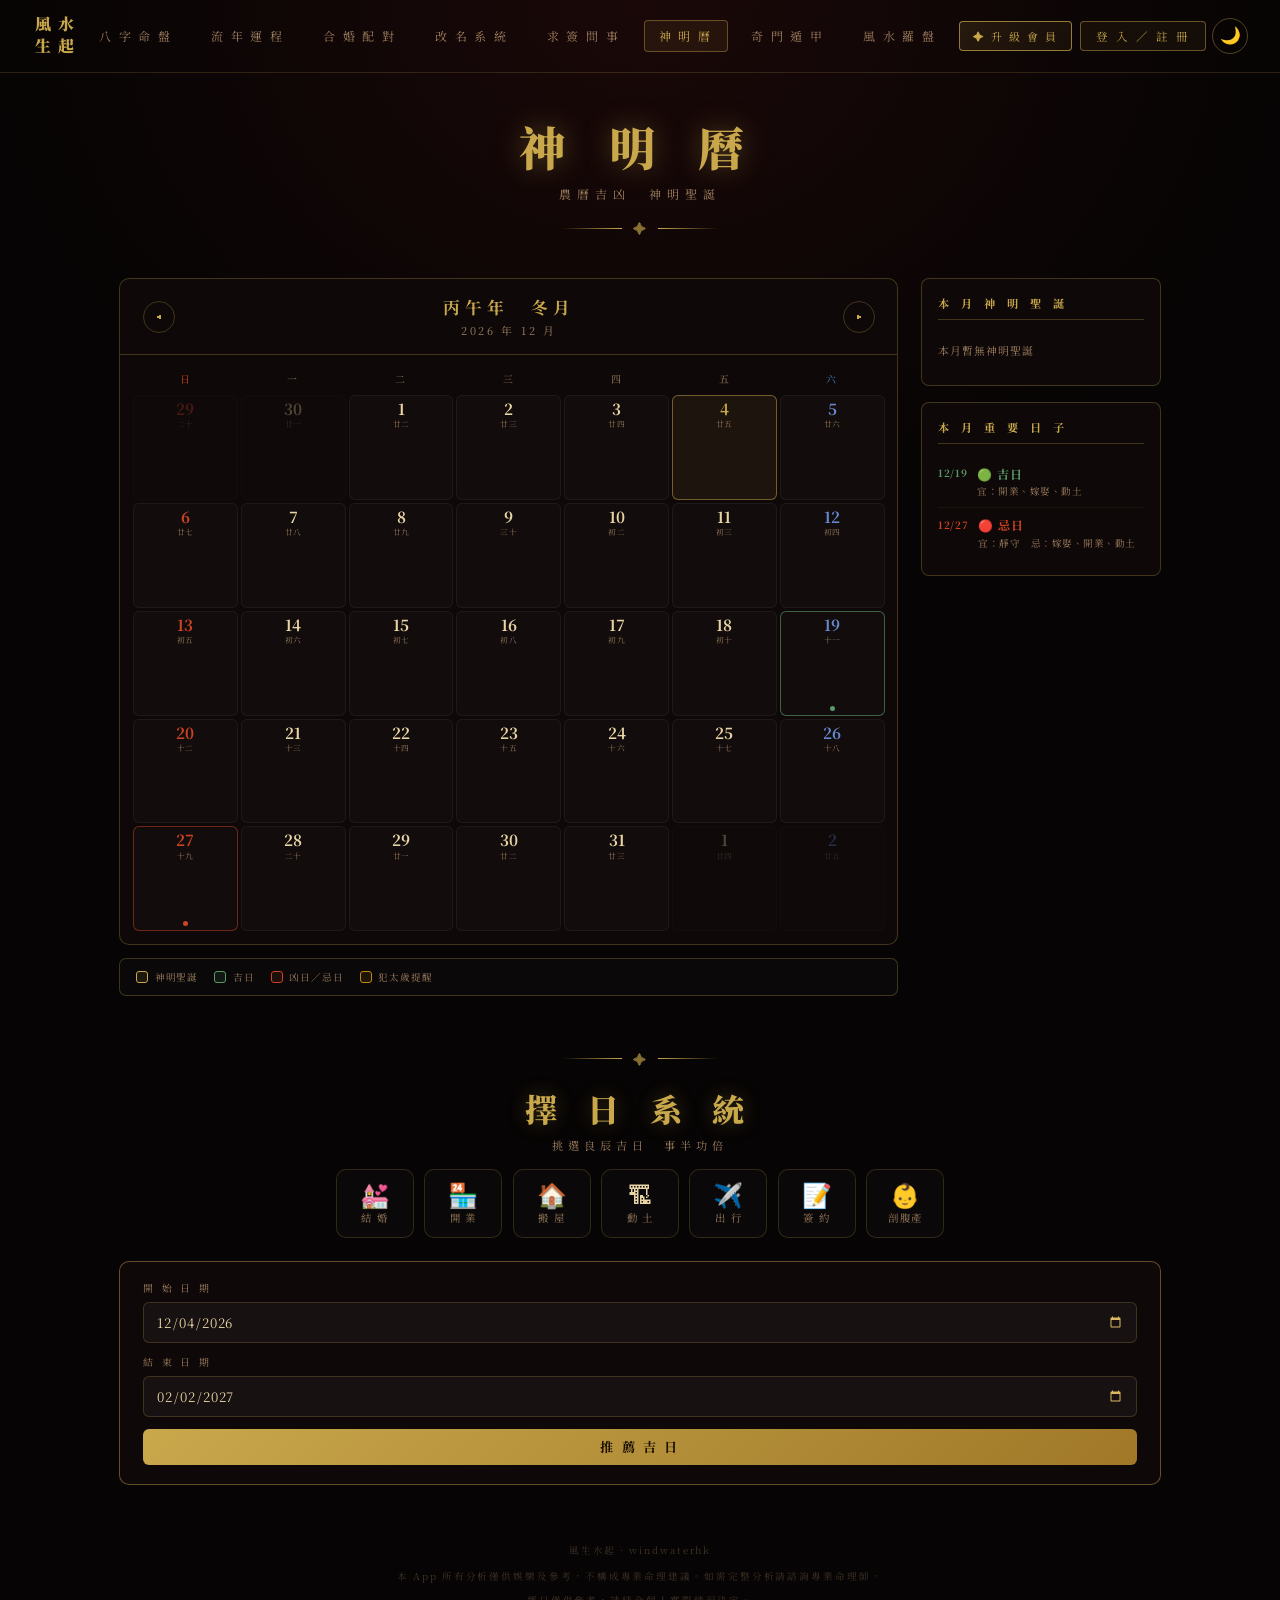
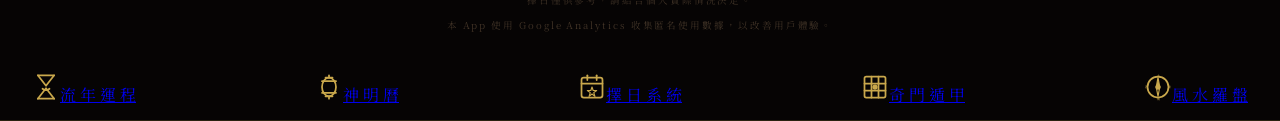
<file: calendar.html>
<!DOCTYPE html>
<html lang="zh-TW">
<head>
  <!-- Google tag (gtag.js) -->
  <script async src="https://www.googletagmanager.com/gtag/js?id=G-C92926GR2M"></script>
  <script>
    window.dataLayer = window.dataLayer || [];
    function gtag(){dataLayer.push(arguments);}
    gtag('js', new Date());
    gtag('config', 'G-C92926GR2M');
  </script>
  <meta charset="UTF-8">
  <meta name="google-site-verification" content="ROj7h-SddkefuqcLS0IDsVRRmQ972elp0FBMfj1N0pc">
  <meta name="viewport" content="width=device-width, initial-scale=1.0">
  <meta name="description" content="風生水起神明曆 — 農曆日曆、12位神明聖誕、建除十二神吉凶日、擇日系統">
  <meta name="keywords" content="風水,八字,命理,求簽,合婚,奇門遁甲,香港,免費,windwater,風生水起">
  <!-- PWA Manifest -->
  <link rel="manifest" href="/manifest.json">
  <!-- PWA Meta Tags -->
  <meta name="theme-color" content="#c9a84c">
  <meta name="mobile-web-app-capable" content="yes">
  <meta name="apple-mobile-web-app-capable" content="yes">
  <meta name="apple-mobile-web-app-status-bar-style" content="black-translucent">
  <meta name="apple-mobile-web-app-title" content="風生水起">
  <!-- Icons -->
  <link rel="apple-touch-icon" href="/icon-bagua.png">
  <link rel="icon" type="image/png" href="/icon-bagua.png">
  <meta http-equiv="Cache-Control" content="no-cache, no-store, must-revalidate">
  <meta http-equiv="Pragma" content="no-cache">
  <meta http-equiv="Expires" content="0">
  <title>風生水起 · 神明曆</title>
  <meta property="og:title" content="風生水起 · windwaterhk">
  <meta property="og:description" content="最易用嘅中式命理 App，八字命盤、求簽問事、合婚配對、神明曆">
  <meta property="og:url" content="https://fengshuioracle.vercel.app">
  <link href="https://fonts.googleapis.com/css2?family=Noto+Serif+TC:wght@400;500;700;900&display=swap" rel="stylesheet">
  <link rel="stylesheet" href="auth.css">
  <link rel="stylesheet" href="theme.css">
  <script src="theme.js"></script>
  <style>
    :root {
      --gold: #c9a84c; --gold-light: #e8d080; --gold-dim: rgba(201,168,76,0.28);
      --red-dark: #6b1010; --red-mid: #9b2020;
      --bg: #060404; --bg-card: #0e0808; --bg-input: rgba(255,255,255,0.04);
      --text: #e8d5a3; --text-dim: #a08060;  /* #a08060 on #0e0808 ≈ 5.44:1 (WCAG AA) */
      --wood: #5a9a6a; --fire: #cc4422; --earth: #C4870A; --metal: #A8A8A8; --water: #4488cc;
    }
    * { box-sizing: border-box; margin: 0; padding: 0; }
    body { font-family: 'Noto Serif TC', serif; background: var(--bg); color: var(--text); min-height: 100vh;
           background-image: radial-gradient(ellipse 80% 50% at 50% 0%, #1a0808 0%, transparent 65%); }

    /* ── Nav ── */
    nav { display: flex; align-items: center; justify-content: space-between; padding: 0.85rem 2rem;
          border-bottom: 1px solid rgba(201,168,76,0.18); }
    .nav-brand { text-decoration: none; display: flex; flex-direction: row; align-items: center; gap: 0.5rem; }
    .logo-text { display: grid; grid-template-columns: 1fr 1fr; grid-template-rows: 1fr 1fr; width: 2.4rem; height: 2.4rem; font-size: 0.7rem; font-weight: 900; color: var(--gold); line-height: 1.2; text-align: center; letter-spacing: 0; flex-shrink: 0; }
    .nav-brand .brand-sub  { font-size: 0.55rem; font-weight: 400; letter-spacing: 0.18em; color: var(--text-dim); line-height: 1.2; }
    .nav-tabs { display: flex; gap: 0.5rem; flex-wrap: wrap; }
    .nav-tab { font-size: 0.75rem; font-family: 'Noto Serif TC', serif; letter-spacing: 0.2em;
               text-decoration: none; padding: 0.38rem 0.88rem; border-radius: 4px;
               border: 1px solid transparent; color: var(--text-dim); transition: color 0.2s, background 0.2s, border-color 0.2s; }
    .nav-tab.active { color: var(--gold); border-color: rgba(201,168,76,0.4); background: rgba(201,168,76,0.08); }
    .nav-tab:not(.active):hover { color: var(--text); }

    /* ── Header ── */
    header { text-align: center; padding: 2.5rem 1rem 1.5rem; }
    .page-title { font-size: clamp(1.9rem,5.5vw,2.9rem); font-weight: 900; color: var(--gold);
                  letter-spacing: 0.35em; text-shadow: 0 0 28px rgba(201,168,76,0.38); }
    .page-sub { font-size: 0.75rem; color: var(--text-dim); letter-spacing: 0.5em; margin-top: 0.4rem; }
    .divider { display: flex; align-items: center; gap: 0.7rem; margin: 1rem auto; width: fit-content; }
    .divider::before { content:''; display:block; width:60px; height:1px; background: linear-gradient(to right, transparent, var(--gold)); }
    .divider::after  { content:''; display:block; width:60px; height:1px; background: linear-gradient(to left,  transparent, var(--gold)); }
    .divider-sym { color: var(--gold); font-size: 0.85rem; opacity: 0.65; }

    /* ── Layout ── */
    .cal-layout { display: flex; gap: 1.4rem; max-width: 1080px; margin: 0 auto; padding: 0 1.2rem 1.5rem; align-items: flex-start; justify-content: center; }
    .cal-main { flex: 1; min-width: 0; }
    .cal-sidebar { width: 240px; flex-shrink: 0; position: sticky; top: 1rem; }

    /* ── Month nav ── */
    .month-nav { display: flex; align-items: center; justify-content: space-between;
                 background: var(--bg-card); border: 1px solid var(--gold-dim);
                 border-radius: 10px 10px 0 0; padding: 1rem 1.4rem; }
    .month-arrow { background: transparent; border: 1px solid var(--gold-dim); color: var(--gold);
                   width: 32px; height: 32px; border-radius: 50%; font-size: 1rem; cursor: pointer;
                   display: flex; align-items: center; justify-content: center; transition: all 0.2s; }
    .month-arrow:hover { background: rgba(201,168,76,0.1); border-color: var(--gold); }
    .month-title { text-align: center; }
    .month-lunar { font-size: 1.05rem; font-weight: 700; color: var(--gold); letter-spacing: 0.3em; }
    .month-solar { font-size: 0.68rem; color: var(--text-dim); letter-spacing: 0.25em; margin-top: 0.15rem; }

    /* ── Calendar grid ── */
    .cal-grid-wrap { background: var(--bg-card); border: 1px solid var(--gold-dim); border-top: none; border-radius: 0 0 10px 10px; padding: 0.8rem; }
    .cal-weekdays { display: grid; grid-template-columns: repeat(7,1fr); gap: 3px; margin-bottom: 4px; }
    .cal-weekday { text-align: center; font-size: 0.62rem; color: var(--text-dim); letter-spacing: 0.15em; padding: 0.3rem 0; }
    .cal-weekday:first-child { color: var(--fire); }
    .cal-weekday:last-child  { color: var(--water); }
    .cal-days { display: grid; grid-template-columns: repeat(7,1fr); gap: 3px; }

    /* Day cell */
    .cal-day {
      aspect-ratio: 1;
      background: rgba(255,255,255,0.02);
      border: 1px solid rgba(255,255,255,0.05);
      border-radius: 6px;
      padding: 5px 4px 4px;
      cursor: pointer;
      position: relative;
      transition: background 0.18s, border-color 0.18s;
      min-height: 56px;
      display: flex; flex-direction: column; align-items: center;
    }
    .cal-day:hover { background: rgba(201,168,76,0.07); border-color: rgba(201,168,76,0.3); }
    .cal-day.today { background: rgba(201,168,76,0.08); border-color: rgba(201,168,76,0.5); }
    .cal-day.other-month { opacity: 0.3; cursor: default; }
    .cal-day.other-month:hover { background: rgba(255,255,255,0.02); border-color: rgba(255,255,255,0.05); }

    /* Deity birthday: gold glow border */
    .cal-day.deity-day { border-color: var(--gold); box-shadow: 0 0 8px rgba(201,168,76,0.25), inset 0 0 8px rgba(201,168,76,0.05); }
    .cal-day.auspicious { border-color: rgba(90,154,106,0.6); }
    .cal-day.inauspicious { border-color: rgba(204,68,34,0.5); }

    .day-solar { font-size: 0.95rem; font-weight: 700; color: var(--text); line-height: 1; }
    .cal-day.today .day-solar { color: var(--gold); }
    .cal-day:first-child .day-solar, .cal-day.sunday .day-solar { color: var(--fire); }
    .cal-day.saturday .day-solar { color: #6688cc; }
    .day-lunar { font-size: 0.48rem; color: var(--text-dim); letter-spacing: 0.05em; margin-top: 3px; line-height: 1.2; text-align: center; }

    /* Dots row */
    .day-dots { display: flex; gap: 2px; margin-top: auto; padding-top: 2px; flex-wrap: wrap; justify-content: center; }
    .dot { width: 5px; height: 5px; border-radius: 50%; flex-shrink: 0; }
    .dot-deity    { background: var(--gold); }
    .dot-auspicious { background: var(--wood); }
    .dot-inauspicious { background: var(--fire); }
    .dot-taisui   { background: var(--earth); }

    /* ── Legend ── */
    .cal-legend { display: flex; gap: 1rem; flex-wrap: wrap; margin-top: 0.8rem; padding: 0.7rem 1rem;
                  background: rgba(255,255,255,0.02); border: 1px solid var(--gold-dim); border-radius: 7px; }
    .legend-item { display: flex; align-items: center; gap: 0.4rem; font-size: 0.6rem; color: var(--text-dim); letter-spacing: 0.1em; }
    .legend-box  { width: 12px; height: 12px; border-radius: 3px; border: 1.5px solid; flex-shrink: 0; }
    .lb-deity     { border-color: var(--gold); background: rgba(201,168,76,0.1); }
    .lb-auspicious { border-color: var(--wood); background: rgba(90,154,106,0.1); }
    .lb-inauspicious { border-color: var(--fire); background: rgba(204,68,34,0.1); }
    .lb-taisui    { border-color: var(--earth); background: rgba(196,135,10,0.1); }

    /* ── Sidebar ── */
    .sidebar-card { background: var(--bg-card); border: 1px solid var(--gold-dim); border-radius: 8px;
                    padding: 1rem; margin-bottom: 1rem; }
    .sc-title { font-size: 0.7rem; color: var(--gold); letter-spacing: 0.4em; font-weight: 700;
                margin-bottom: 0.8rem; padding-bottom: 0.5rem; border-bottom: 1px solid var(--gold-dim); }
    .sc-item { display: flex; align-items: flex-start; gap: 0.6rem; padding: 0.5rem 0;
               border-bottom: 1px solid rgba(201,168,76,0.07); }
    .sc-item:last-child { border-bottom: none; }
    .sc-date { font-size: 0.62rem; color: var(--gold); letter-spacing: 0.08em; min-width: 2.8em; padding-top: 0.1rem; font-weight: 700; }
    .sc-info { flex: 1; }
    .sc-name { font-size: 0.75rem; color: var(--text); font-weight: 700; letter-spacing: 0.06em; }
    .sc-sub  { font-size: 0.6rem; color: var(--text-dim); margin-top: 0.15rem; letter-spacing: 0.05em; line-height: 1.6; }
    .sc-empty { font-size: 0.68rem; color: var(--text-dim); letter-spacing: 0.1em; line-height: 1.8; padding: 0.5rem 0; }

    /* Taisui warning */
    .taisui-card { background: rgba(196,135,10,0.07); border-color: rgba(196,135,10,0.35); }
    .taisui-card .sc-title { color: var(--earth); border-bottom-color: rgba(196,135,10,0.2); }

    /* ── Day detail panel ── */
    .day-panel-backdrop { position: fixed; inset: 0; background: rgba(0,0,0,0.55); z-index: 100;
                          display: flex; align-items: center; justify-content: center; padding: 1rem; }
    .day-panel { background: var(--bg-card); border: 1px solid var(--gold-dim); border-radius: 12px;
                 max-width: 460px; width: 100%; padding: 1.6rem; position: relative; animation: fadeIn 0.25s ease;
                 max-height: 85vh; overflow-y: auto; -webkit-overflow-scrolling: touch; }
    .dp-close { position: absolute; top: 0.9rem; right: 1rem; background: transparent; border: none;
                color: var(--text-dim); font-size: 1.2rem; cursor: pointer; transition: color 0.2s; }
    .dp-close:hover { color: var(--gold); }
    .dp-date { font-size: 0.68rem; color: var(--text-dim); letter-spacing: 0.3em; margin-bottom: 0.3rem; }
    .dp-title { font-size: 1.15rem; font-weight: 900; color: var(--gold); letter-spacing: 0.2em; margin-bottom: 1rem; }
    .dp-section { margin-bottom: 0.9rem; }
    .dp-sec-label { font-size: 0.6rem; color: var(--text-dim); letter-spacing: 0.35em; margin-bottom: 0.4rem; }
    .dp-deity-item { display: flex; align-items: center; gap: 0.7rem; padding: 0.6rem 0.8rem;
                     background: rgba(201,168,76,0.06); border: 1px solid var(--gold-dim);
                     border-radius: 6px; margin-bottom: 0.5rem; }
    .dp-deity-icon { font-size: 1.3rem; }
    .dp-deity-name { font-size: 0.88rem; font-weight: 700; color: var(--gold); letter-spacing: 0.1em; }
    .dp-deity-sub  { font-size: 0.62rem; color: var(--text-dim); margin-top: 0.12rem; letter-spacing: 0.06em; line-height: 1.6; }
    .dp-tags { display: flex; flex-wrap: wrap; gap: 0.45rem; }
    .dp-tag { padding: 0.2rem 0.65rem; border-radius: 20px; border: 1px solid; font-size: 0.68rem; letter-spacing: 0.08em; }
    .dp-tag-good { border-color: rgba(90,154,106,0.5); color: var(--wood); background: rgba(90,154,106,0.08); }
    .dp-tag-bad  { border-color: rgba(204,68,34,0.45); color: var(--fire); background: rgba(204,68,34,0.07); }

    /* ── Taisui banner ── */
    .taisui-banner {
      max-width: 1080px; margin: 0 auto 1rem; padding: 0 1.2rem;
    }
    .taisui-banner-inner {
      background: rgba(196,135,10,0.12); border: 1px solid rgba(196,135,10,0.5);
      border-radius: 8px; padding: 0.75rem 1.2rem;
      display: flex; align-items: center; justify-content: space-between; gap: 0.8rem;
      cursor: pointer; transition: background 0.2s;
    }
    .taisui-banner-inner:hover { background: rgba(196,135,10,0.2); }
    .taisui-banner-left { display: flex; align-items: center; gap: 0.7rem; }
    .taisui-banner-icon { font-size: 1.15rem; }
    .taisui-banner-text { font-size: 0.8rem; color: var(--earth); letter-spacing: 0.08em; line-height: 1.6; }
    .taisui-banner-hint { font-size: 0.62rem; color: rgba(196,135,10,0.7); letter-spacing: 0.15em; flex-shrink: 0; }

    /* ── Enhanced deity panel sections ── */
    .dp-guide-section { margin-top: 0.8rem; padding-top: 0.8rem; border-top: 1px solid var(--gold-dim); }
    .dp-guide-title { font-size: 0.6rem; color: var(--text-dim); letter-spacing: 0.35em; margin-bottom: 0.55rem; }
    .dp-temple-list { display: flex; flex-wrap: wrap; gap: 0.4rem; }
    .dp-temple-tag { font-size: 0.68rem; padding: 0.18rem 0.6rem; border-radius: 20px;
                     border: 1px solid rgba(201,168,76,0.4); color: var(--gold);
                     background: rgba(201,168,76,0.06); letter-spacing: 0.06em; }
    .dp-offering-list { display: flex; flex-wrap: wrap; gap: 0.4rem; }
    .dp-offering-tag { font-size: 0.68rem; padding: 0.18rem 0.6rem; border-radius: 20px;
                       border: 1px solid rgba(90,154,106,0.4); color: var(--wood);
                       background: rgba(90,154,106,0.06); letter-spacing: 0.06em; }
    .dp-steps { counter-reset: steps; display: flex; flex-direction: column; gap: 0.45rem; }
    .dp-step { display: flex; align-items: flex-start; gap: 0.6rem; font-size: 0.72rem;
               color: var(--text); letter-spacing: 0.05em; line-height: 1.6; }
    .dp-step-num { width: 18px; height: 18px; border-radius: 50%; background: rgba(201,168,76,0.15);
                   border: 1px solid var(--gold-dim); color: var(--gold); font-size: 0.6rem;
                   display: flex; align-items: center; justify-content: center; flex-shrink: 0; margin-top: 2px; }

    /* ── Resolve panel ── */
    .resolve-panel-backdrop { position: fixed; inset: 0; background: rgba(0,0,0,0.6); z-index: 200;
                              display: flex; align-items: center; justify-content: center; padding: 1rem; }
    .resolve-panel { background: var(--bg-card); border: 1px solid rgba(196,135,10,0.5);
                     border-radius: 12px; max-width: 480px; width: 100%; padding: 1.6rem;
                     position: relative; animation: fadeIn 0.25s ease; max-height: 80vh; overflow-y: auto; }
    .rp-close { position: absolute; top: 0.9rem; right: 1rem; background: transparent; border: none;
                color: var(--text-dim); font-size: 1.2rem; cursor: pointer; transition: color 0.2s; }
    .rp-close:hover { color: var(--gold); }
    .rp-title { font-size: 1rem; font-weight: 900; color: var(--earth); letter-spacing: 0.2em; margin-bottom: 0.3rem; }
    .rp-sub   { font-size: 0.65rem; color: var(--text-dim); letter-spacing: 0.12em; margin-bottom: 1.1rem; }
    .rp-method { padding: 0.7rem 0.9rem; border-radius: 7px; background: rgba(196,135,10,0.07);
                 border: 1px solid rgba(196,135,10,0.2); margin-bottom: 0.7rem; }
    .rp-method-title { font-size: 0.75rem; font-weight: 700; color: var(--earth); letter-spacing: 0.1em; margin-bottom: 0.3rem; }
    .rp-method-body  { font-size: 0.68rem; color: var(--text-dim); line-height: 1.8; letter-spacing: 0.05em; }

    footer { text-align: center; color: var(--text-dim); font-size: 0.6rem; letter-spacing: 0.2em;
             padding: 1.5rem 0; opacity: 0.38; line-height: 2; }

    /* ══════════════════════════════════════════
       擇 日 系 統
    ══════════════════════════════════════════ */
    .择日-section {
      max-width: 1080px; margin: 0 auto 2rem; padding: 0 1.2rem;
    }
    .择日-header { text-align: center; padding: 0.8rem 0 1rem; }
    .择日-title { font-size: clamp(1.4rem,4vw,2rem); font-weight: 900; color: var(--gold);
                  letter-spacing: 0.35em; text-shadow: 0 0 20px rgba(201,168,76,0.3); }
    .择日-sub { font-size: 0.7rem; color: var(--text-dim); letter-spacing: 0.45em; margin-top: 0.35rem; }

    /* Event cards */
    .event-cards { display: flex; flex-wrap: wrap; gap: 0.65rem; justify-content: center; margin-bottom: 1.4rem; }
    .event-card {
      display: flex; flex-direction: column; align-items: center; gap: 0.3rem;
      padding: 0.75rem 0.9rem; border-radius: 10px; cursor: pointer; min-width: 78px;
      border: 1.5px solid rgba(201,168,76,0.2); background: rgba(255,255,255,0.02);
      transition: all 0.2s; font-family: 'Noto Serif TC', serif;
    }
    .event-card:hover { border-color: rgba(201,168,76,0.5); background: rgba(201,168,76,0.06); }
    .event-card.selected { border-color: var(--gold); background: rgba(201,168,76,0.12);
                           box-shadow: 0 0 12px rgba(201,168,76,0.2); }
    .event-card-icon { font-size: 1.5rem; line-height: 1; }
    .event-card-label { font-size: 0.65rem; color: var(--text-dim); letter-spacing: 0.12em; }
    .event-card.selected .event-card-label { color: var(--gold); }

    /* Date range — always vertical stack so all three items share the same width */
    .择日-form { background: var(--bg-card);
                border: 1px solid rgba(201,168,76,0.45);
                border-radius: 10px; padding: 1.2rem 1.4rem; margin-bottom: 1.4rem;
                width: 100%; box-sizing: border-box; overflow: hidden; }
    .择日-form-row { display: flex; flex-direction: column; gap: 0.75rem;
                    width: 100%; box-sizing: border-box; }
    .择日-field { width: 100%; box-sizing: border-box; }
    .择日-field input,
    input[type='date'].择日-input { width: 100% !important; max-width: 100% !important;
                                    box-sizing: border-box !important; overflow: hidden !important; }
    .择日-btn { width: 100%; text-align: center; }
    .择日-label { font-size: 0.62rem; color: var(--text-dim); letter-spacing: 0.3em;
                 display: block; margin-bottom: 0.45rem; }
    .择日-input {
      display: block;
      width: 100% !important;
      max-width: 100% !important;
      min-width: 0 !important;
      box-sizing: border-box !important;
      overflow: hidden !important;
      -webkit-appearance: none;
      appearance: none;
      background: var(--bg-input);
      border: 1px solid rgba(201,168,76,0.22);
      border-radius: 6px;
      color: var(--text);
      font-family: 'Noto Serif TC', serif;
      font-size: 0.82rem;
      padding: 0.55rem 0.8rem;
      outline: none;
      letter-spacing: 0.05em;
      transition: border-color 0.2s;
    }
    .择日-input:focus { border-color: var(--gold); }
    .择日-input::-webkit-calendar-picker-indicator { filter: invert(0.6) sepia(1) saturate(2) hue-rotate(5deg); cursor: pointer; }
    .择日-btn {
      width: 100%; padding: 0.55rem 1.6rem; border-radius: 6px;
      background: linear-gradient(135deg, #c9a84c 0%, #a07828 100%);
      color: #1a1000; font-family: 'Noto Serif TC', serif; font-size: 0.82rem; font-weight: 700;
      letter-spacing: 0.2em; border: none; cursor: pointer; box-sizing: border-box;
      transition: opacity 0.2s, transform 0.15s;
    }
    .择日-btn:hover { opacity: 0.88; transform: translateY(-1px); }
    .择日-btn:active { transform: translateY(0); }

    /* Results area */
    .择日-results { display: none; }
    .择日-results.show { display: block; }
    .择日-results-label { font-size: 0.62rem; color: var(--text-dim); letter-spacing: 0.4em;
                         margin-bottom: 0.85rem; display: flex; align-items: center; gap: 0.6rem; }
    .择日-results-label::after { content: ''; flex: 1; height: 1px; background: var(--gold-dim); }

    /* Auspicious day card */
    .aday-cards { display: flex; flex-direction: column; gap: 0.85rem; }
    .aday-card {
      background: linear-gradient(135deg, rgba(201,168,76,0.08) 0%, rgba(14,8,8,0.6) 100%);
      border: 1px solid rgba(201,168,76,0.35); border-radius: 10px; padding: 1.1rem 1.3rem;
      position: relative; overflow: hidden;
    }
    .aday-card::before {
      content: ''; position: absolute; top: 0; left: 0; width: 3px; height: 100%;
      background: linear-gradient(to bottom, var(--gold), rgba(201,168,76,0.3));
    }
    /* Locked group: wraps day 2 + 3 together */
    .aday-locked-group {
      position: relative; border: 1px solid rgba(201,168,76,0.25); border-radius: 12px;
      overflow: hidden; background: rgba(14,8,8,0.5);
    }
    .aday-locked-group-inner {
      filter: blur(4px); user-select: none; pointer-events: none;
      display: flex; flex-direction: column; gap: 0.85rem;
      padding: 1rem 1rem 0.5rem;
    }
    .aday-locked-group-inner .aday-card {
      border-radius: 8px; margin: 0;
    }
    .aday-locked-group-inner .aday-card::before { display: none; }
    .aday-lock-footer {
      padding: 1.1rem 1.2rem 1.2rem; display: flex; flex-direction: column;
      align-items: center; gap: 0.6rem;
      background: linear-gradient(to top, rgba(6,4,4,0.95) 70%, rgba(6,4,4,0.75));
    }
    .aday-lock-icon { font-size: 1.4rem; }
    .aday-lock-text { font-size: 0.72rem; color: var(--text-dim); letter-spacing: 0.12em; text-align: center; line-height: 1.75; }
    .unlock-btn {
      padding: 0.65rem 1.6rem; border-radius: 7px;
      background: linear-gradient(135deg, #c9a84c 0%, #a07828 100%);
      color: #1a1000; font-family: 'Noto Serif TC', serif; font-size: 0.82rem; font-weight: 700;
      letter-spacing: 0.15em; border: none; cursor: pointer; transition: opacity 0.2s, transform 0.15s;
      width: 100%;
    }
    .unlock-btn:hover { opacity: 0.88; transform: translateY(-1px); }

    .aday-top { display: flex; align-items: center; justify-content: space-between;
                margin-bottom: 0.7rem; flex-wrap: wrap; gap: 0.5rem; }
    .aday-rank { font-size: 0.6rem; color: var(--gold); letter-spacing: 0.25em; background: rgba(201,168,76,0.12);
                 border: 1px solid rgba(201,168,76,0.3); padding: 0.15rem 0.55rem; border-radius: 20px; }
    .aday-dates { text-align: right; }
    .aday-solar { font-size: 1rem; font-weight: 900; color: var(--gold); letter-spacing: 0.1em; }
    .aday-lunar { font-size: 0.62rem; color: var(--text-dim); margin-top: 0.1rem; letter-spacing: 0.1em; }

    .aday-body { }
    .aday-row { display: flex; gap: 0.8rem; flex-wrap: wrap; margin-bottom: 0.6rem; align-items: flex-start; }
    .aday-section-lbl { font-size: 0.58rem; color: var(--text-dim); letter-spacing: 0.3em;
                        min-width: 3em; padding-top: 0.15rem; flex-shrink: 0; }
    .aday-tags { display: flex; flex-wrap: wrap; gap: 0.35rem; }
    .aday-tag-good { padding: 0.15rem 0.55rem; border-radius: 20px; font-size: 0.65rem; letter-spacing: 0.06em;
                     border: 1px solid rgba(90,154,106,0.5); color: var(--wood); background: rgba(90,154,106,0.08); }
    .aday-tag-bad  { padding: 0.15rem 0.55rem; border-radius: 20px; font-size: 0.65rem; letter-spacing: 0.06em;
                     border: 1px solid rgba(204,68,34,0.45); color: var(--fire); background: rgba(204,68,34,0.07); }
    .aday-tag-hour { padding: 0.15rem 0.55rem; border-radius: 20px; font-size: 0.65rem; letter-spacing: 0.06em;
                     border: 1px solid rgba(201,168,76,0.45); color: var(--gold); background: rgba(201,168,76,0.07); }
    .aday-reason { font-size: 0.7rem; color: var(--text-dim); letter-spacing: 0.05em; line-height: 1.75;
                   border-top: 1px solid rgba(201,168,76,0.1); padding-top: 0.6rem; margin-top: 0.3rem; }

    .择日-disclaimer { font-size: 0.6rem; color: var(--text-dim); letter-spacing: 0.1em; line-height: 1.9;
                      text-align: center; margin-top: 1.1rem; padding: 0.6rem; opacity: 0.65;
                      border-top: 1px solid rgba(255,255,255,0.05); }

    .择日-empty { text-align: center; padding: 2rem; font-size: 0.78rem; color: var(--text-dim);
                 letter-spacing: 0.12em; line-height: 2; }

    @keyframes fadeIn { from { opacity:0; transform:translateY(10px); } to { opacity:1; transform:translateY(0); } }

    @media (max-width: 700px) {
      nav { padding: 0.7rem 1rem; }
      .cal-layout { flex-direction: column; padding: 0 0.6rem 1.5rem; }
      .cal-main, .cal-sidebar { width: 100%; max-width: 100%; }
      .cal-sidebar { width: 100%; position: static; }

      /* Calendar cells: min 44px touch target */
      .cal-day { min-height: 48px; }
      .day-solar { font-size: 0.88rem; }
      .day-lunar { font-size: 0.5rem; }

      /* Font sizes: minimum 14px */
      .month-lunar   { font-size: 1.1rem; }
      .month-solar   { font-size: 0.82rem; }
      .cal-weekday   { font-size: 0.75rem; }
      .sc-title      { font-size: 0.82rem; letter-spacing: 0.25em; }
      .sc-name       { font-size: 0.88rem; }
      .sc-sub        { font-size: 0.72rem; }
      .sc-date       { font-size: 0.75rem; }
      .sc-empty      { font-size: 0.82rem; }
      .legend-item   { font-size: 0.72rem; }
      .taisui-banner-text { font-size: 0.88rem; }
      .taisui-banner-hint { font-size: 0.72rem; }
      .dp-date       { font-size: 0.82rem; }
      .dp-deity-name { font-size: 0.95rem; }
      .dp-deity-sub  { font-size: 0.75rem; }
      .dp-sec-label  { font-size: 0.75rem; }
      .dp-tag        { font-size: 0.82rem; }
      .dp-guide-title { font-size: 0.75rem; }
      .dp-temple-tag  { font-size: 0.8rem; }
      .dp-offering-tag { font-size: 0.8rem; }
      .dp-step       { font-size: 0.82rem; }
      .rp-method-title { font-size: 0.88rem; }
      .rp-method-body  { font-size: 0.82rem; }

      /* Buttons: min 44px */
      .month-arrow { width: 44px; height: 44px; font-size: 1.1rem; }
      .dp-close    { font-size: 1.5rem; padding: 0.4rem 0.6rem; }
      .rp-close    { font-size: 1.5rem; padding: 0.4rem 0.6rem; }

      /* Taisui banner: stack vertically on mobile */
      .taisui-banner-inner { flex-direction: column; align-items: flex-start; gap: 0.5rem; }
      .taisui-banner-hint  { align-self: flex-end; }
      .taisui-banner       { padding: 0 0.6rem; }
    }

  /* ── Add to Home Screen Banner ── */
  #a2hsBanner {
    position: fixed;
    bottom: 70px;
    left: 12px;
    right: 12px;
    background: linear-gradient(135deg, #1a0e2e, #2a1808);
    border: 1px solid rgba(201,168,76,0.4);
    border-radius: 16px;
    padding: 14px 16px;
    z-index: 9999;
    box-shadow: 0 4px 20px rgba(0,0,0,0.5);
    animation: slideUp 0.4s ease-out;
  }
  @keyframes slideUp {
    from { transform: translateY(100px); opacity: 0; }
    to   { transform: translateY(0);    opacity: 1; }
  }
  .a2hs-content { display: flex; align-items: center; gap: 12px; }
  .a2hs-icon { font-size: 2rem; flex-shrink: 0; }
  .a2hs-text { flex: 1; }
  .a2hs-title {
    color: #c9a84c;
    font-family: 'Noto Serif TC', serif;
    font-size: 0.9rem;
    font-weight: 700;
    letter-spacing: 0.05em;
  }
  .a2hs-desc {
    color: rgba(201,168,76,0.7);
    font-size: 0.75rem;
    margin-top: 2px;
    letter-spacing: 0.03em;
  }
  .a2hs-btn-install {
    background: linear-gradient(135deg, #c9a84c, #8a6420);
    color: #fff;
    border: none;
    border-radius: 20px;
    padding: 8px 16px;
    font-size: 0.82rem;
    font-family: 'Noto Serif TC', serif;
    letter-spacing: 0.05em;
    cursor: pointer;
    flex-shrink: 0;
  }
  .a2hs-btn-close {
    background: none;
    border: none;
    color: rgba(201,168,76,0.5);
    font-size: 1rem;
    cursor: pointer;
    padding: 4px;
    flex-shrink: 0;
  }
  .a2hs-ios-hint {
    margin-top: 10px;
    text-align: center;
    color: rgba(201,168,76,0.8);
    font-size: 0.78rem;
    letter-spacing: 0.05em;
    border-top: 1px solid rgba(201,168,76,0.2);
    padding-top: 10px;
  }
  .a2hs-ios-hint span {
    display: inline-block;
    border: 1px solid #c9a84c;
    border-radius: 4px;
    padding: 0 4px;
    margin: 0 2px;
    font-size: 0.85rem;
  }
  [data-theme="light"] #a2hsBanner {
    background: linear-gradient(135deg, #fdf3e3, #f5e6c8);
    border-color: rgba(138,100,32,0.3);
  }
  </style>
</head>
<body>

<nav>
  <a class="nav-brand" href="index.html"><span class="logo-text"><span>風</span><span>水</span><span>生</span><span>起</span></span></a>
  <div class="nav-tabs">
    <a class="nav-tab" href="index.html">八 字 命 盤</a>
    <a class="nav-tab" href="index.html" onclick="sessionStorage.setItem('tab','liuNian')">流 年 運 程</a>
    <a class="nav-tab" href="index.html" onclick="sessionStorage.setItem('tab','match')">合 婚 配 對</a>
    <a class="nav-tab" href="index.html" onclick="sessionStorage.setItem('tab','rename')">改 名 系 統</a>
    <a class="nav-tab" href="oracle.html">求 簽 問 事</a>
    <a class="nav-tab active" href="calendar.html">神 明 曆</a>
    <a class="nav-tab" href="qimen.html">奇 門 遁 甲</a>
    <a class="nav-tab" href="compass.html">風 水 羅 盤</a>
  </div>
  <div class="header-right">
    <div class="nav-auth" id="navAuthArea"></div>
    <button class="theme-toggle" id="themeToggle" onclick="toggleTheme()" title="切換淺色模式" aria-label="切換淺色模式">🌙</button>
  </div>
</nav>

<header>
  <h1 class="page-title">神 明 曆</h1>
  <p class="page-sub">農曆吉凶　神明聖誕</p>
  <div class="divider"><span class="divider-sym">✦</span></div>
</header>

<!-- Taisui banner (populated by JS) -->
<div class="taisui-banner" id="taisuiBannerWrap" style="display:none">
  <div class="taisui-banner-inner" onclick="openResolvePanel()" tabindex="0" role="button" aria-label="查看化解犯太歲的方法" onkeydown="if(event.key==='Enter'||event.key===' '){event.preventDefault();this.click()}">
    <div class="taisui-banner-left">
      <span class="taisui-banner-icon">⚠️</span>
      <div class="taisui-banner-text" id="taisuiBannerText"></div>
    </div>
    <span class="taisui-banner-hint">點擊了解化解方法 ›</span>
  </div>
</div>

<div class="cal-layout">

  <!-- ── Main calendar ── -->
  <div class="cal-main">

    <!-- Month navigation -->
    <div class="month-nav">
      <button class="month-arrow" onclick="changeMonth(-1)" aria-label="上一個月">◂</button>
      <div class="month-title">
        <div class="month-lunar" id="monthLunar">—</div>
        <div class="month-solar" id="monthSolar">—</div>
      </div>
      <button class="month-arrow" onclick="changeMonth(1)" aria-label="下一個月">▸</button>
    </div>

    <!-- Weekday headers -->
    <div class="cal-grid-wrap">
      <div class="cal-weekdays">
        <div class="cal-weekday">日</div>
        <div class="cal-weekday">一</div>
        <div class="cal-weekday">二</div>
        <div class="cal-weekday">三</div>
        <div class="cal-weekday">四</div>
        <div class="cal-weekday">五</div>
        <div class="cal-weekday">六</div>
      </div>
      <div class="cal-days" id="calDays"></div>
    </div>

    <!-- Legend -->
    <div class="cal-legend">
      <div class="legend-item"><div class="legend-box lb-deity"></div>神明聖誕</div>
      <div class="legend-item"><div class="legend-box lb-auspicious"></div>吉日</div>
      <div class="legend-item"><div class="legend-box lb-inauspicious"></div>凶日／忌日</div>
      <div class="legend-item"><div class="legend-box lb-taisui"></div>犯太歲提醒</div>
    </div>
  </div>

  <!-- ── Sidebar ── -->
  <aside class="cal-sidebar">

    <!-- This month deity birthdays -->
    <div class="sidebar-card">
      <div class="sc-title">本 月 神 明 聖 誕</div>
      <div id="sidebarDeities"><div class="sc-empty">本月暫無神明聖誕</div></div>
    </div>

    <!-- This month auspicious/inauspicious -->
    <div class="sidebar-card">
      <div class="sc-title">本 月 重 要 日 子</div>
      <div id="sidebarDays"><div class="sc-empty">本月重要吉凶日</div></div>
    </div>

    <!-- User taisui reminder -->
    <div class="sidebar-card taisui-card" id="taisuiCard" style="display:none">
      <div class="sc-title">犯 太 歲 提 醒</div>
      <div id="taisuiContent"></div>
    </div>

  </aside>
</div>

<!-- Resolve panel -->
<div class="resolve-panel-backdrop" id="resolvePanel" style="display:none" onclick="closeResolvePanel(event)">
  <div class="resolve-panel">
    <button class="rp-close" onclick="closeResolvePanel()" aria-label="關閉">✕</button>
    <div class="rp-title">🧧 犯太歲化解方法</div>
    <div class="rp-sub" id="resolvePanelSub"></div>
    <div class="rp-method">
      <div class="rp-method-title">① 安太歲（最重要）</div>
      <div class="rp-method-body">農曆正月十五前，前往廟宇辦理安太歲儀式。在廟方記錄姓名、出生年份，由法師主持安奉，全年受太歲神庇護。推薦：黃大仙祠、蓬瀛仙館、圓玄學院。</div>
    </div>
    <div class="rp-method">
      <div class="rp-method-title">② 佩戴本命佛/太歲符</div>
      <div class="rp-method-body">依生肖佩戴對應本命佛護身符，或向廟宇求取太歲符隨身攜帶。全年貼身守護，逢凶化吉。</div>
    </div>
    <div class="rp-method">
      <div class="rp-method-title">③ 多行善積德</div>
      <div class="rp-method-body">犯太歲年多做善事：放生、捐款、義工服務、贈醫施藥。善念善行可化解流年不利之氣，積累陰德。</div>
    </div>
    <div class="rp-method">
      <div class="rp-method-title">④ 注意事項</div>
      <div class="rp-method-body">犯太歲年宜低調行事，避免大動土木、重大投資、輕率改變。喜事（婚慶、生育）可壓制沖煞，如有計劃可提前安排。</div>
    </div>
    <div class="rp-method">
      <div class="rp-method-title">⑤ 拜太歲神</div>
      <div class="rp-method-body">每逢農曆初一、十五，可前往廟宇上香拜太歲，祈求太歲神保佑平安順遂。誠心一片，神明自有感應。</div>
    </div>
  </div>
</div>

<!-- Day detail panel -->
<div class="day-panel-backdrop" id="dayPanel" style="display:none" onclick="closeDayPanel(event)">
  <div class="day-panel">
    <button class="dp-close" onclick="closeDayPanel()" aria-label="關閉">✕</button>
    <div class="dp-date" id="dpDate"></div>
    <div class="dp-title" id="dpTitle"></div>
    <div id="dpContent"></div>
  </div>
</div>

<!-- ══════════════════════════════════════════
     擇 日 系 統
══════════════════════════════════════════ -->
<section class="择日-section" id="zeri">

  <div class="择日-header">
    <div class="divider"><span class="divider-sym">✦</span></div>
    <div class="择日-title">擇 日 系 統</div>
    <p class="择日-sub">挑選良辰吉日　事半功倍</p>
  </div>

  <!-- Step 1: Choose event type -->
  <div class="event-cards" id="eventCards">
    <div class="event-card" data-event="結婚" onclick="selectEvent(this)" tabindex="0" role="button" aria-label="選擇結婚事項" onkeydown="if(event.key==='Enter'||event.key===' '){event.preventDefault();this.click()}">
      <div class="event-card-icon">💒</div>
      <div class="event-card-label">結 婚</div>
    </div>
    <div class="event-card" data-event="開業" onclick="selectEvent(this)" tabindex="0" role="button" aria-label="選擇開業事項" onkeydown="if(event.key==='Enter'||event.key===' '){event.preventDefault();this.click()}">
      <div class="event-card-icon">🏪</div>
      <div class="event-card-label">開 業</div>
    </div>
    <div class="event-card" data-event="搬屋" onclick="selectEvent(this)" tabindex="0" role="button" aria-label="選擇搬屋事項" onkeydown="if(event.key==='Enter'||event.key===' '){event.preventDefault();this.click()}">
      <div class="event-card-icon">🏠</div>
      <div class="event-card-label">搬 屋</div>
    </div>
    <div class="event-card" data-event="動土" onclick="selectEvent(this)" tabindex="0" role="button" aria-label="選擇動土事項" onkeydown="if(event.key==='Enter'||event.key===' '){event.preventDefault();this.click()}">
      <div class="event-card-icon">🏗</div>
      <div class="event-card-label">動 土</div>
    </div>
    <div class="event-card" data-event="出行" onclick="selectEvent(this)" tabindex="0" role="button" aria-label="選擇出行事項" onkeydown="if(event.key==='Enter'||event.key===' '){event.preventDefault();this.click()}">
      <div class="event-card-icon">✈️</div>
      <div class="event-card-label">出 行</div>
    </div>
    <div class="event-card" data-event="簽約" onclick="selectEvent(this)" tabindex="0" role="button" aria-label="選擇簽約事項" onkeydown="if(event.key==='Enter'||event.key===' '){event.preventDefault();this.click()}">
      <div class="event-card-icon">📝</div>
      <div class="event-card-label">簽 約</div>
    </div>
    <div class="event-card" data-event="剖腹產" onclick="selectEvent(this)" tabindex="0" role="button" aria-label="選擇剖腹產事項" onkeydown="if(event.key==='Enter'||event.key===' '){event.preventDefault();this.click()}">
      <div class="event-card-icon">👶</div>
      <div class="event-card-label">剖腹產</div>
    </div>
  </div>

  <!-- Step 2: Date range + search -->
  <div class="择日-form">
    <div class="择日-form-row">
      <div class="择日-field">
        <label class="择日-label" for="zdStartDate">開 始 日 期</label>
        <input class="择日-input" type="date" id="zdStartDate">
      </div>
      <div class="择日-field">
        <label class="择日-label" for="zdEndDate">結 束 日 期</label>
        <input class="择日-input" type="date" id="zdEndDate">
      </div>
      <button class="择日-btn" onclick="findAuspiciousDays()">推 薦 吉 日</button>
    </div>
  </div>

  <!-- Step 3: Results -->
  <div class="择日-results" id="zdResults">
    <div class="择日-results-label">推 薦 吉 日</div>
    <div class="aday-cards" id="adayCards"></div>
  </div>

</section>

<footer>
  <p>風生水起 · windwaterhk</p>
  <p style="margin-top:0.4rem">本 App 所有分析僅供娛樂及參考，不構成專業命理建議。如需完整分析請諮詢專業命理師。</p>
  <p style="margin-top:0.3rem">擇日僅供參考，請結合個人實際情況決定。</p>
  <p style="margin-top:0.4rem">本 App 使用 Google Analytics 收集匿名使用數據，以改善用戶體驗。</p>
</footer>

<script>
// ── Lunar conversion (simplified Zeller + offset table) ────────────────────
// A lightweight lunar calendar approximation for HK/TW traditional calendar
// Uses known new moon offsets; accurate for 2020-2030

const LUNAR_MONTHS_2020_2035 = [
  // [year, month_offsets_from_jan1 for each lunar month start (solar dates)]
  // Format: for each year, array of {m: lunar_month, d: solar_day_of_year_start}
  // We use a simplified fixed reference + delta approach
];

// Simplified: use a known reference point and count days
// Reference: 2024-02-10 = 農曆正月初一 (甲辰年)
const REF_SOLAR = new Date(2024, 1, 10); // Feb 10, 2024
const REF_LUNAR = { year: 2024, month: 1, day: 1, yearStem: 10, yearBranch: 4 }; // 甲辰
// Average lunar month = 29.53059 days
const LUNAR_MONTH_DAYS = 29.53059;

// Known lunar new year dates (solar)
const LUNAR_NEW_YEARS = [
  { solar: new Date(2020, 0, 25), stem: 6,  branch: 0,  lYear: 2020 }, // 庚子
  { solar: new Date(2021, 1, 12), stem: 7,  branch: 1,  lYear: 2021 }, // 辛丑
  { solar: new Date(2022, 1,  1), stem: 8,  branch: 2,  lYear: 2022 }, // 壬寅
  { solar: new Date(2023, 0, 22), stem: 9,  branch: 3,  lYear: 2023 }, // 癸卯
  { solar: new Date(2024, 1, 10), stem: 0,  branch: 4,  lYear: 2024 }, // 甲辰
  { solar: new Date(2025, 0, 29), stem: 1,  branch: 5,  lYear: 2025 }, // 乙巳
  { solar: new Date(2026, 1, 17), stem: 2,  branch: 6,  lYear: 2026 }, // 丙午
  { solar: new Date(2027, 1,  6), stem: 3,  branch: 7,  lYear: 2027 }, // 丁未
  { solar: new Date(2028, 0, 26), stem: 4,  branch: 8,  lYear: 2028 }, // 戊申
  { solar: new Date(2029, 1, 13), stem: 5,  branch: 9,  lYear: 2029 }, // 己酉
  { solar: new Date(2030, 1,  3), stem: 6,  branch: 10, lYear: 2030 }, // 庚戌
];

const STEMS    = ['甲','乙','丙','丁','戊','己','庚','辛','壬','癸'];
const BRANCHES = ['子','丑','寅','卯','辰','巳','午','未','申','酉','戌','亥'];
const ANIMALS  = ['鼠','牛','虎','兔','龍','蛇','馬','羊','猴','雞','狗','豬'];
const LUNAR_DAY_NAMES = [
  '初一','初二','初三','初四','初五','初六','初七','初八','初九','初十',
  '十一','十二','十三','十四','十五','十六','十七','十八','十九','二十',
  '廿一','廿二','廿三','廿四','廿五','廿六','廿七','廿八','廿九','三十',
];
const LUNAR_MONTH_NAMES = ['正','二','三','四','五','六','七','八','九','十','冬','臘'];

function daysBetween(a, b) {
  return Math.round((b - a) / 86400000);
}

function solarToLunar(date) {
  // Find which lunar year this date falls in
  let lny = LUNAR_NEW_YEARS[0];
  for (let i = 0; i < LUNAR_NEW_YEARS.length; i++) {
    if (date >= LUNAR_NEW_YEARS[i].solar) lny = LUNAR_NEW_YEARS[i];
    else break;
  }
  const daysFromNewYear = daysBetween(lny.solar, date);
  const monthsElapsed   = Math.floor(daysFromNewYear / LUNAR_MONTH_DAYS);
  const dayInMonth      = daysFromNewYear - Math.round(monthsElapsed * LUNAR_MONTH_DAYS) + 1;

  return {
    lYear: lny.lYear,
    stem: lny.stem, branch: lny.branch,
    month: (monthsElapsed % 12) + 1,
    day: Math.max(1, Math.min(30, dayInMonth)),
  };
}

// ── Deity birthdays (lunar month/day) ────────────────────────────────────────
const DEITY_BIRTHDAYS = [
  { name:'觀音菩薩', icon:'🪷', month:2,  day:19, domain:'慈悲·消災·姻緣', pray:'祈求平安、消災解難、感情姻緣',
    temples:['志蓮淨苑','荃灣觀音廟','大埔觀音廟','黃大仙祠觀音殿'],
    offerings:['蓮花或百合','橙、蘋果、香蕉','齋菜素食','香燭三柱','平安油','素點心'],
    steps:['潔淨雙手，換上乾淨衣著，點燃香燭，恭迎觀音菩薩聖駕','捧香三柱，誠心默禱，說出姓名、出生年份及心願','獻上花果齋品，叩拜三次，禮成後靜待香燃盡'] },

  { name:'觀音菩薩', icon:'🪷', month:6,  day:19, domain:'慈悲·消災·姻緣', pray:'祈求平安、消災解難、感情姻緣',
    temples:['志蓮淨苑','荃灣觀音廟','大埔觀音廟','黃大仙祠觀音殿'],
    offerings:['蓮花或百合','橙、蘋果、香蕉','齋菜素食','香燭三柱','平安油','素點心'],
    steps:['潔淨雙手，換上乾淨衣著，點燃香燭，恭迎觀音菩薩聖駕','捧香三柱，誠心默禱，說出姓名、出生年份及心願','獻上花果齋品，叩拜三次，禮成後靜待香燃盡'] },

  { name:'觀音菩薩', icon:'🪷', month:9,  day:19, domain:'慈悲·消災·姻緣', pray:'祈求平安、消災解難、感情姻緣',
    temples:['志蓮淨苑','荃灣觀音廟','大埔觀音廟','黃大仙祠觀音殿'],
    offerings:['蓮花或百合','橙、蘋果、香蕉','齋菜素食','香燭三柱','平安油','素點心'],
    steps:['潔淨雙手，換上乾淨衣著，點燃香燭，恭迎觀音菩薩聖駕','捧香三柱，誠心默禱，說出姓名、出生年份及心願','獻上花果齋品，叩拜三次，禮成後靜待香燃盡'] },

  { name:'關聖帝君', icon:'⚔️', month:6,  day:24, domain:'忠義·事業·財運', pray:'祈求事業發展、財運亨通、人際關係',
    temples:['油麻地天后廟（關帝殿）','蓬瀛仙館','西貢關帝廟','上環文武廟'],
    offerings:['紅棗、花生、龍眼（取財運亨通）','燒豬或燒肉（整件）','香燭元寶','水果（橙、蘋果）','關帝茶'],
    steps:['著正式衣著前往廟宇，沐手更衣，點燃香燭及元寶','捧香三柱，稟報姓名、職業及事業祈求，對關帝誠心表忠義','獻上祭品，叩拜三次，可求取靈籤以獲進一步指引'] },

  { name:'月老',     icon:'💞', month:8,  day:15, domain:'婚姻·姻緣·感情', pray:'祈求姻緣、感情順利、婚姻美滿',
    temples:['志蓮淨苑月老殿','黃大仙祠','元朗大樹下天后廟'],
    offerings:['紅線一束','花生糖（取生生不息）','鮮紅玫瑰','糯米糍（取甜蜜）','香燭'],
    steps:['誠心入廟，於月老神像前點燃香燭及紅燭一對','捧香三柱，說出姓名、生辰，誠心祈求姻緣或感情順遂','獻上紅線及花果，叩拜三次，將紅線繫於手腕或隨身攜帶'] },

  { name:'財神爺',   icon:'💰', month:3,  day:15, domain:'財富·投資·偏財', pray:'祈求財運、投資順利、生意興隆',
    temples:['車公廟','啬色園黃大仙祠財神殿','蓬瀛仙館','圓玄學院'],
    offerings:['元寶金紙','糖果蜜餞（取甜蜜財運）','水果（橙五個、蘋果五個）','香燭','發糕或年糕'],
    steps:['著整潔衣著，攜帶祭品前往廟宇，點燃香燭及元寶','捧香三柱，說出姓名、生意或投資願望，誠心祈求財運亨通','獻祭品叩拜三次，燒化元寶，可帶回廟宇開光的財神符'] },

  { name:'媽祖',     icon:'🌊', month:3,  day:23, domain:'平安·出行·保護', pray:'祈求出行平安、旅途順利、闔家平安',
    temples:['粉嶺天后廟','筲箕灣天后廟','佛堂門天后廟（大廟）','長洲天后廟'],
    offerings:['鮮花（百合、菊花）','水果','香燭元寶','海鮮素菜（各地習俗不同）','茶水三杯'],
    steps:['前往天后廟，點燃香燭，恭敬肅立於天后神像前','捧香三柱，祈求出行平安、家人健康，特別提及即將出行計劃','獻上花果，叩拜三次，可向廟祝求取平安符隨身帶備'] },

  { name:'黃大仙',   icon:'🏮', month:8,  day:23, domain:'求籤·指引·轉運', pray:'祈求指引迷津、逢凶化吉、轉運開運',
    temples:['啬色園黃大仙祠（九龍）'],
    offerings:['生果（橙、蘋果、梨）','鮮花','香燭','素食','清水三杯'],
    steps:['於黃大仙祠大殿點燃香燭，誠心參拜，稟報姓名及所求','捧香三柱，搖動竹籤筒，求取靈籤一支','憑籤號向廟方解籤，獲取大仙指引，叩謝神恩'] },

  { name:'王母娘娘', icon:'👸', month:7,  day:18, domain:'整體運勢·護佑',   pray:'祈求整體運勢、家宅平安、長輩健康',
    temples:['蓬瀛仙館（粉嶺）','圓玄學院（元朗）','青松觀（屯門）'],
    offerings:['鮮花（牡丹、芍藥）','蟠桃（或桃形糕點）','齋菜','香燭元寶','茶水'],
    steps:['著整潔衣著，前往道觀，點燃香燭，肅立王母娘娘像前','捧香三柱，祈求闔家平安、長輩健康長壽，說出心願','獻上花果蟠桃，行三跪九叩大禮，禮成燒化元寶'] },

  { name:'土地公',   icon:'🏡', month:2,  day:2,  domain:'家宅·田土·鄰里', pray:'祈求家宅平安、田土財帛、鄰里和諧',
    temples:['各區社區土地廟','附近土地公神壇'],
    offerings:['發糕或年糕','水果','香燭','酒水（米酒）','金紙'],
    steps:['於所在社區土地廟，點燃香燭及金紙，誠心參拜','稟報地址、家庭成員，祈求家宅平安、財帛豐足、鄰里和諧','獻上發糕水果，叩拜三次，燒化金紙以資土地公'] },

  { name:'土地公',   icon:'🏡', month:8,  day:15, domain:'家宅·田土·鄰里', pray:'祈求家宅平安、田土財帛、鄰里和諧',
    temples:['各區社區土地廟','附近土地公神壇'],
    offerings:['發糕或年糕','水果','香燭','酒水（米酒）','金紙'],
    steps:['於所在社區土地廟，點燃香燭及金紙，誠心參拜','稟報地址、家庭成員，祈求家宅平安、財帛豐足、鄰里和諧','獻上發糕水果，叩拜三次，燒化金紙以資土地公'] },

  { name:'城隍爺',   icon:'⚖️', month:5,  day:11, domain:'陰司審判·因果·公正', pray:'祈求訴訟順利、是非化解、積德行善',
    temples:['油麻地天后廟（城隍殿）','上環文武廟'],
    offerings:['水果','香燭元寶','茶水三杯','素菜'],
    steps:['著整齊衣著前往廟宇，點燃香燭，肅立城隍爺神像前','捧香三柱，稟報姓名，若有訴訟是非可誠心陳述，祈求公正裁決','獻上祭品，叩拜三次，可許下積德行善之願以祈化解'] },

  { name:'文昌帝君', icon:'📚', month:2,  day:3,  domain:'學業·考試·文運', pray:'祈求學業進步、考試順利、文運亨通',
    temples:['荷李活道文武廟','元朗大旗嶺文武廟','粉嶺文武廟'],
    offerings:['文具（毛筆或鉛筆）','蔥（取聰明）','芹菜（取勤奮）','水果','香燭','蓮子（取連連高中）'],
    steps:['攜帶文具及祭品前往文武廟，點燃香燭，誠心參拜','捧香三柱，稟報姓名、學校、即將考試科目，祈求文昌帝君賜予聰慧','獻上文具及蔥芹等祭品，叩拜三次，可將文具帶回使用以沾靈氣'] },

  { name:'呂祖先師', icon:'☯️', month:4,  day:14, domain:'修身·悟道·指迷', pray:'祈求指引迷津、悟道修身、化解困惑',
    temples:['蓬瀛仙館（粉嶺）','圓玄學院（元朗）','青松觀（屯門）','雷壇（各道觀）'],
    offerings:['清水三杯','鮮花（黃菊）','水果','香燭','道家符籙紙（各道觀備有）'],
    steps:['著整潔衣著前往道觀，沐手更衣，於呂祖殿點燃香燭','捧香三柱，誠心稟告姓名、所遇困惑或迷茫，祈求呂祖指引明路','獻上清水鮮花，行三叩九拜之禮，靜心感悟，可向廟方求取靈籤'] },

  { name:'龍母',     icon:'🐉', month:5,  day:8,  domain:'水運·財運·護航', pray:'祈求水運亨通、財運廣進、出行平安',
    temples:['悅城龍母廟（廣東德慶，可遙拜）','各地龍母分壇'],
    offerings:['鮮花（荷花或水仙）','水果','香燭元寶','清水三杯','素食糕點'],
    steps:['前往龍母廟或設有龍母神位之廟宇，點燃香燭，肅立神像前','捧香三柱，稟告姓名，祈求水運財運亨通，如有出海或涉水行程可特別提及','獻上鮮花水果，叩拜三次，燒化元寶，如廟宇備有平安符可請回隨身攜帶'] },
];

// ── Auspicious / Inauspicious dates (simplified mock for 2025-2026) ──────────
// Format: { lunar_month, lunar_day, type: 'auspicious'|'inauspicious', tags }
const SPECIAL_DAYS = [
  // Auspicious
  { m:1,  d:1,  type:'auspicious',   yi:['祭祀','祈福','嫁娶','開市'],  ji:[] },
  { m:1,  d:6,  type:'auspicious',   yi:['開業','搬家','求職'],          ji:[] },
  { m:1,  d:15, type:'auspicious',   yi:['祭祀','祈福','嫁娶'],          ji:[] },
  { m:2,  d:1,  type:'auspicious',   yi:['開市','動土','安床'],          ji:[] },
  { m:2,  d:8,  type:'auspicious',   yi:['嫁娶','搬家','開業'],          ji:[] },
  { m:2,  d:19, type:'auspicious',   yi:['祭祀','祈福','求姻緣'],        ji:[] },
  { m:3,  d:3,  type:'auspicious',   yi:['嫁娶','開業','出行'],          ji:[] },
  { m:3,  d:15, type:'auspicious',   yi:['祭祀','祈財','開市'],          ji:[] },
  { m:4,  d:8,  type:'auspicious',   yi:['祭祀','祈福','安床'],          ji:[] },
  { m:5,  d:5,  type:'auspicious',   yi:['祭祀','出行'],                  ji:['嫁娶','動土'] },
  { m:6,  d:6,  type:'auspicious',   yi:['開業','動土','搬家'],          ji:[] },
  { m:6,  d:24, type:'auspicious',   yi:['祭祀','祈福','求財'],          ji:[] },
  { m:7,  d:7,  type:'auspicious',   yi:['祈福','嫁娶'],                  ji:[] },
  { m:7,  d:15, type:'inauspicious', yi:['祭祀'],                          ji:['嫁娶','開業','動土','搬家'] },
  { m:8,  d:1,  type:'auspicious',   yi:['開業','搬家','求職'],          ji:[] },
  { m:8,  d:15, type:'auspicious',   yi:['祭祀','祈福','賞月'],          ji:[] },
  { m:9,  d:9,  type:'auspicious',   yi:['祭祀','出行','登高'],          ji:[] },
  { m:10, d:1,  type:'auspicious',   yi:['祭祀','祈福'],                  ji:[] },
  { m:11, d:11, type:'auspicious',   yi:['開業','嫁娶','動土'],          ji:[] },
  { m:12, d:8,  type:'auspicious',   yi:['祭祀','祈福'],                  ji:[] },
  { m:12, d:24, type:'auspicious',   yi:['祭祀','送神'],                  ji:[] },
  // Inauspicious
  { m:1,  d:10, type:'inauspicious', yi:['靜守'], ji:['嫁娶','開業','動土'] },
  { m:3,  d:17, type:'inauspicious', yi:['靜守'], ji:['嫁娶','開業','出行'] },
  { m:5,  d:16, type:'inauspicious', yi:['祭祀'], ji:['嫁娶','開業','動土','搬家'] },
  { m:7,  d:1,  type:'inauspicious', yi:['靜守'], ji:['嫁娶','開業','動土'] },
  { m:9,  d:3,  type:'inauspicious', yi:['靜守'], ji:['嫁娶','出行'] },
  { m:11, d:19, type:'inauspicious', yi:['靜守'], ji:['嫁娶','開業','動土'] },
];

// ── State ─────────────────────────────────────────────────────────────────────
const today = new Date();
let viewYear  = today.getFullYear();
let viewMonth = today.getMonth(); // 0-indexed

// ── Calendar render ───────────────────────────────────────────────────────────
function renderCalendar() {
  const firstDay  = new Date(viewYear, viewMonth, 1);
  const lastDay   = new Date(viewYear, viewMonth + 1, 0);
  const startDow  = firstDay.getDay(); // 0=Sun
  const totalDays = lastDay.getDate();

  // Month header
  const midDate   = new Date(viewYear, viewMonth, 15);
  const midLunar  = solarToLunar(midDate);
  const lny = LUNAR_NEW_YEARS.find(n => n.lYear === midLunar.lYear) || LUNAR_NEW_YEARS[4];
  document.getElementById('monthLunar').textContent =
    `${STEMS[lny.stem]}${BRANCHES[lny.branch]}年　${LUNAR_MONTH_NAMES[midLunar.month - 1]}月`;
  document.getElementById('monthSolar').textContent =
    `${viewYear} 年 ${viewMonth + 1} 月`;

  const cells = [];
  // Pad start
  for (let i = 0; i < startDow; i++) {
    const d = new Date(viewYear, viewMonth, -(startDow - i - 1));
    cells.push({ date: d, otherMonth: true });
  }
  for (let d = 1; d <= totalDays; d++) cells.push({ date: new Date(viewYear, viewMonth, d), otherMonth: false });
  // Pad end to fill 6 rows
  while (cells.length % 7 !== 0) {
    const last = cells[cells.length - 1].date;
    cells.push({ date: new Date(last.getFullYear(), last.getMonth(), last.getDate() + 1), otherMonth: true });
  }

  const container = document.getElementById('calDays');
  container.innerHTML = '';

  const deityThisMonth = [];
  const specialThisMonth = [];

  cells.forEach(({ date, otherMonth }) => {
    const lunar = solarToLunar(date);
    const isToday = date.toDateString() === today.toDateString();
    const dow = date.getDay();

    // Find deity birthdays on this lunar day
    const deities = DEITY_BIRTHDAYS.filter(db => db.month === lunar.month && db.day === lunar.day);
    // Find special days
    const special = SPECIAL_DAYS.find(s => s.m === lunar.month && s.d === lunar.day);

    if (!otherMonth) {
      if (deities.length) deityThisMonth.push({ solar: date, lunar, deities });
      if (special) specialThisMonth.push({ solar: date, lunar, special });
    }

    const isDeity = deities.length > 0;
    const isAusp  = special?.type === 'auspicious';
    const isInausp = special?.type === 'inauspicious';

    let cls = 'cal-day';
    if (otherMonth)   cls += ' other-month';
    if (isToday)      cls += ' today';
    if (dow === 0)    cls += ' sunday';
    if (dow === 6)    cls += ' saturday';
    if (isDeity)      cls += ' deity-day';
    else if (isAusp)  cls += ' auspicious';
    else if (isInausp) cls += ' inauspicious';

    const dots = [];
    if (isDeity)   dots.push('<span class="dot dot-deity"></span>');
    if (isAusp)    dots.push('<span class="dot dot-auspicious"></span>');
    if (isInausp)  dots.push('<span class="dot dot-inauspicious"></span>');

    const lunarLabel = lunar.day === 1 ? `${LUNAR_MONTH_NAMES[lunar.month-1]}月` : LUNAR_DAY_NAMES[lunar.day - 1];

    const cell = document.createElement('div');
    cell.className = cls;
    cell.innerHTML = `
      <div class="day-solar">${date.getDate()}</div>
      <div class="day-lunar">${lunarLabel}${isDeity ? '<br>聖誕' : ''}</div>
      <div class="day-dots">${dots.join('')}</div>`;

    if (!otherMonth) {
      cell.onclick = () => openDayPanel(date, lunar, deities, special);
      cell.setAttribute('tabindex', '0');
      cell.setAttribute('role', 'button');
      cell.setAttribute('aria-label', `${viewMonth + 1}月${date.getDate()}日，農曆${lunarLabel}`);
      cell.addEventListener('keydown', e => { if (e.key === 'Enter' || e.key === ' ') { e.preventDefault(); cell.click(); } });
    }
    container.appendChild(cell);
  });

  renderSidebar(deityThisMonth, specialThisMonth);
}

function renderSidebar(deities, specials) {
  const dEl = document.getElementById('sidebarDeities');
  if (deities.length === 0) {
    dEl.innerHTML = '<div class="sc-empty">本月暫無神明聖誕</div>';
  } else {
    // Deduplicate by deity name + day
    const seen = new Set();
    dEl.innerHTML = deities.filter(d => {
      const key = d.deities[0].name + d.solar.getDate();
      if (seen.has(key)) return false;
      seen.add(key); return true;
    }).map(d => `
      <div class="sc-item">
        <div class="sc-date">${viewMonth+1}/${d.solar.getDate()}<br><span style="font-size:0.55rem;color:var(--text-dim)">${LUNAR_DAY_NAMES[d.lunar.day-1]}</span></div>
        <div class="sc-info">
          <div class="sc-name">${d.deities.map(x=>x.icon+x.name).join(' ')}</div>
          <div class="sc-sub">${d.deities[0].domain}</div>
        </div>
      </div>`).join('');
  }

  const sEl = document.getElementById('sidebarDays');
  const shown = specials.slice(0, 6);
  if (shown.length === 0) {
    sEl.innerHTML = '<div class="sc-empty">本月暫無特別標記日子</div>';
  } else {
    sEl.innerHTML = shown.map(s => {
      const isG = s.special.type === 'auspicious';
      return `<div class="sc-item">
        <div class="sc-date" style="color:${isG?'var(--wood)':'var(--fire)'}">${viewMonth+1}/${s.solar.getDate()}</div>
        <div class="sc-info">
          <div class="sc-name" style="color:${isG?'var(--wood)':'var(--fire)'}">${isG?'🟢 吉日':'🔴 忌日'}</div>
          <div class="sc-sub">宜：${s.special.yi.join('、')||'—'}${s.special.ji.length?'　忌：'+s.special.ji.join('、'):''}</div>
        </div>
      </div>`;
    }).join('');
  }

  // Taisui: check localStorage profiles
  checkTaisui();
}

// 太歲沖剋對照表 — 每個年支對應四個受影響的生肖
// 四正年（子午卯酉）：犯沖破刑（第四個係同組四正另一支）
// 其他年：犯沖破害（按傳統六破六害）
// 2026丙午年已確認：馬(6)犯、鼠(0)沖、兔(3)破、雞(9)刑
const TAISUI_LOOKUP = [
  /* 子(鼠)0 */ { 0:'犯太歲（本命年）', 6:'沖太歲', 9:'破太歲', 3:'刑太歲' },
  /* 丑(牛)1 */ { 1:'犯太歲（本命年）', 7:'沖太歲', 4:'破太歲', 6:'害太歲' },
  /* 寅(虎)2 */ { 2:'犯太歲（本命年）', 8:'沖太歲', 11:'破太歲', 5:'害太歲' },
  /* 卯(兔)3 */ { 3:'犯太歲（本命年）', 9:'沖太歲', 6:'破太歲', 0:'刑太歲' },
  /* 辰(龍)4 */ { 4:'犯太歲（本命年）', 10:'沖太歲', 1:'破太歲', 3:'害太歲' },
  /* 巳(蛇)5 */ { 5:'犯太歲（本命年）', 11:'沖太歲', 8:'破太歲', 2:'害太歲' },
  /* 午(馬)6 */ { 6:'犯太歲（本命年）', 0:'沖太歲', 3:'破太歲', 9:'刑太歲' },  // 2026
  /* 未(羊)7 */ { 7:'犯太歲（本命年）', 1:'沖太歲', 10:'破太歲', 0:'害太歲' },
  /* 申(猴)8 */ { 8:'犯太歲（本命年）', 2:'沖太歲', 5:'破太歲', 11:'害太歲' },
  /* 酉(雞)9 */ { 9:'犯太歲（本命年）', 3:'沖太歲', 0:'破太歲', 6:'刑太歲' },
  /* 戌(狗)10*/ { 10:'犯太歲（本命年）', 4:'沖太歲', 7:'破太歲', 9:'害太歲' },
  /* 亥(豬)11*/ { 11:'犯太歲（本命年）', 5:'沖太歲', 2:'破太歲', 8:'害太歲' },
];

function getTaisuiConflicts(lunarYearBranch) {
  return TAISUI_LOOKUP[lunarYearBranch] || {};
}

function getPersonBranch(p) {
  let bzy = p.year;
  if (p.month < 2 || (p.month === 2 && p.day < 4)) bzy--;
  return ((bzy - 4) % 12 + 12) % 12;
}

// Find lunar year data for a given solar year
function getLunarYearForSolar(solarYear) {
  return LUNAR_NEW_YEARS.find(n => n.lYear === solarYear) || null;
}

function checkTaisui() {
  try {
    const profiles = JSON.parse(localStorage.getItem('fengshui_profiles_v1') || '[]');
    if (!profiles.length) return;

    const now = new Date();

    // Determine current lunar year branch
    let currentLny = LUNAR_NEW_YEARS[0];
    for (const n of LUNAR_NEW_YEARS) { if (now >= n.solar) currentLny = n; else break; }

    // Determine next lunar year
    const nextLnyIdx = LUNAR_NEW_YEARS.findIndex(n => n.lYear === currentLny.lYear) + 1;
    const nextLny    = LUNAR_NEW_YEARS[nextLnyIdx] || null;

    // Check if next LNY is within 3 months (≈92 days)
    const daysToNextLny = nextLny ? Math.round((nextLny.solar - now) / 86400000) : 999;
    const advanceWarning = daysToNextLny <= 92;

    const currentConflicts = getTaisuiConflicts(currentLny.branch);
    const nextConflicts    = nextLny ? getTaisuiConflicts(nextLny.branch) : {};

    const bannerLines = [];
    const sidebarItems = [];

    profiles.forEach(p => {
      const branch = getPersonBranch(p);
      const curConflict  = currentConflicts[branch];
      const nextConflict = advanceWarning ? nextConflicts[branch] : null;

      if (curConflict) {
        bannerLines.push(`${p.name} 今年${curConflict}，建議提早化解`);
        sidebarItems.push({ name: p.name, conflict: curConflict, advance: false });
      }
      if (nextConflict && !curConflict) {
        bannerLines.push(`${p.name} 即將${nextConflict}（${daysToNextLny}日後），宜提前安排化解`);
        sidebarItems.push({ name: p.name, conflict: `即將${nextConflict}`, advance: true });
      }
    });

    // Update banner
    const bannerWrap = document.getElementById('taisuiBannerWrap');
    if (bannerLines.length) {
      bannerWrap.style.display = 'block';
      document.getElementById('taisuiBannerText').innerHTML =
        bannerLines.map(l => `⚠️ ${l}`).join('<br>');
      // Store info for resolve panel subtitle
      bannerWrap.dataset.names = bannerLines.map(l => l.split('今年')[0] || l.split('即將')[0]).join('、');
    } else {
      bannerWrap.style.display = 'none';
    }

    // Update sidebar card
    if (sidebarItems.length) {
      document.getElementById('taisuiCard').style.display = 'block';
      document.getElementById('taisuiContent').innerHTML = sidebarItems.map(a => `
        <div class="sc-item">
          <div class="sc-info">
            <div class="sc-name">${a.name}</div>
            <div class="sc-sub">${a.conflict}${a.advance ? '（提前提醒）' : ''}　宜安太歲、多行善積德</div>
          </div>
        </div>`).join('');
    }
  } catch(e) {}
}

function openResolvePanel() {
  const wrap = document.getElementById('taisuiBannerWrap');
  const names = wrap?.dataset.names || '';
  document.getElementById('resolvePanelSub').textContent =
    names ? `${names} — 以下方法可化解流年不利之氣` : '以下方法可化解流年不利之氣';
  document.getElementById('resolvePanel').style.display = 'flex';
}

function closeResolvePanel(e) {
  if (!e || e.target === document.getElementById('resolvePanel')) {
    document.getElementById('resolvePanel').style.display = 'none';
  }
}

// ── Day panel ─────────────────────────────────────────────────────────────────
function openDayPanel(date, lunar, deities, special) {
  const solarStr = `${date.getFullYear()}年${date.getMonth()+1}月${date.getDate()}日`;
  const lunarStr = `農曆${LUNAR_MONTH_NAMES[lunar.month-1]}月${LUNAR_DAY_NAMES[lunar.day-1]}`;
  document.getElementById('dpDate').textContent = `${solarStr}　${lunarStr}`;

  let title = LUNAR_DAY_NAMES[lunar.day - 1];
  if (deities.length) title = deities.map(d => d.name + '聖誕').join('　');
  document.getElementById('dpTitle').textContent = title;

  let html = '';

  if (deities.length) {
    html += `<div class="dp-section"><div class="dp-sec-label">神 明 聖 誕</div>`;
    deities.forEach(d => {
      html += `<div class="dp-deity-item">
        <div class="dp-deity-icon">${d.icon}</div>
        <div><div class="dp-deity-name">${d.name}</div>
        <div class="dp-deity-sub">${d.domain}<br>宜：${d.pray}</div></div>
      </div>`;
    });
    html += `</div>`;

    // Use the first deity's guide info (or merge if multiple)
    const guide = deities[0];

    if (guide.temples && guide.temples.length) {
      html += `<div class="dp-guide-section">
        <div class="dp-guide-title">推 薦 廟 宇</div>
        <div class="dp-temple-list">
          ${guide.temples.map(t => `<span class="dp-temple-tag">🏛 ${t}</span>`).join('')}
        </div>
      </div>`;
    }

    if (guide.offerings && guide.offerings.length) {
      html += `<div class="dp-guide-section">
        <div class="dp-guide-title">祭 品 清 單</div>
        <div class="dp-offering-list">
          ${guide.offerings.map(o => `<span class="dp-offering-tag">✦ ${o}</span>`).join('')}
        </div>
      </div>`;
    }

    if (guide.steps && guide.steps.length) {
      html += `<div class="dp-guide-section">
        <div class="dp-guide-title">拜 神 流 程</div>
        <div class="dp-steps">
          ${guide.steps.map((s, i) => `<div class="dp-step"><div class="dp-step-num">${i+1}</div><div>${s}</div></div>`).join('')}
        </div>
      </div>`;
    }
  }

  if (special) {
    const isG = special.type === 'auspicious';
    html += `<div class="dp-section"><div class="dp-sec-label">${isG?'吉日宜事':'凶日忌事'}</div><div class="dp-tags">`;
    special.yi.forEach(t => { html += `<span class="dp-tag dp-tag-good">宜 ${t}</span>`; });
    special.ji.forEach(t => { html += `<span class="dp-tag dp-tag-bad">忌 ${t}</span>`; });
    html += `</div></div>`;
  }

  if (!deities.length && !special) {
    html = `<div style="font-size:0.8rem;color:var(--text-dim);line-height:2;letter-spacing:0.08em">
      此日為平常日，無特別吉凶標記。<br>按個人需要安排事務即可。</div>`;
  }

  document.getElementById('dpContent').innerHTML = html;
  document.getElementById('dayPanel').style.display = 'flex';
}

function closeDayPanel(e) {
  if (!e || e.target === document.getElementById('dayPanel')) {
    document.getElementById('dayPanel').style.display = 'none';
  }
}

// ── Month nav ─────────────────────────────────────────────────────────────────
function changeMonth(delta) {
  viewMonth += delta;
  if (viewMonth > 11) { viewMonth = 0;  viewYear++; }
  if (viewMonth < 0)  { viewMonth = 11; viewYear--; }
  renderCalendar();
}

// ── Init ──────────────────────────────────────────────────────────────────────
renderCalendar();

// ══════════════════════════════════════════
// 擇 日 系 統
// ══════════════════════════════════════════

// Set default date range: today → today+60 days
(function initZdDates() {
  const t = new Date();
  const e = new Date(t); e.setDate(e.getDate() + 60);
  const fmt = d => d.toISOString().slice(0, 10);
  document.getElementById('zdStartDate').value = fmt(t);
  document.getElementById('zdEndDate').value   = fmt(e);
})();

let zdSelectedEvent = null;

function selectEvent(el) {
  document.querySelectorAll('.event-card').forEach(c => c.classList.remove('selected'));
  el.classList.add('selected');
  zdSelectedEvent = el.dataset.event;
}

// Per-event auspicious data
const EVENT_DATA = {
  結婚: {
    yi: ['嫁娶','祈福','納采','安床'],
    ji: ['動土','移徙','開渠'],
    hours: ['辰時（07-09時）','午時（11-13時）','未時（13-15時）'],
    reason: '嫁娶宜取天干地支相合之日，龍鳳呈祥、百年好合。天干合化五行，地支六合，婚姻和諧美滿。',
  },
  開業: {
    yi: ['開市','動土','安門','祭祀'],
    ji: ['移徙','安葬','嫁娶'],
    hours: ['卯時（05-07時）','巳時（09-11時）','午時（11-13時）'],
    reason: '開業宜取五行旺財之日，財星入宮，生意興隆，人財兩旺，日進斗金。',
  },
  搬屋: {
    yi: ['移徙','安床','入宅','祈福'],
    ji: ['動土','嫁娶','開渠'],
    hours: ['卯時（05-07時）','辰時（07-09時）','午時（11-13時）'],
    reason: '搬屋宜取陽氣旺盛之日，天干相生，家宅安泰，諸事順遂，新居福氣滿堂。',
  },
  動土: {
    yi: ['動土','修造','破土','興工'],
    ji: ['安葬','嫁娶','入宅'],
    hours: ['辰時（07-09時）','巳時（09-11時）','未時（13-15時）'],
    reason: '動土宜取土旺之日，戊己干支臨位，興工大吉，地基穩固，工程順利完竣。',
  },
  出行: {
    yi: ['出行','祈福','求財','旅遊'],
    ji: ['嫁娶','動土','安葬'],
    hours: ['寅時（03-05時）','卯時（05-07時）','午時（11-13時）'],
    reason: '出行宜取天德月德合格之日，貴人相助，旅途平安，逢凶化吉，一路順風。',
  },
  簽約: {
    yi: ['訂盟','簽約','納財','開市'],
    ji: ['動土','移徙','安葬'],
    hours: ['巳時（09-11時）','午時（11-13時）','申時（15-17時）'],
    reason: '簽約宜取文昌當令之日，思維清晰，合約順利，互惠互利，長期合作愉快。',
  },
  剖腹產: {
    yi: ['嫁娶','祈福','安床','求嗣'],
    ji: ['動土','破土','開渠'],
    hours: ['寅時（03-05時）','辰時（07-09時）','午時（11-13時）'],
    reason: '剖腹產宜取五行平衡之日，命帶貴人，孩子天資聰穎，母子平安，一生福澤深厚。',
  },
};

// ── 事項→必要宜忌標籤映射 ────────────────────────────────────────────────────
const EVENT_PRIMARY_TAG = {
  '結婚': '嫁娶',
  '開業': '開市',
  '搬屋': '移徙',
  '動土': '動土',
  '出行': '出行',
  '簽約': '簽約',
  '剖腹產': null,  // 無特定必要標籤；避忌日即可
};

// ── 建除十二神宜忌（通勝基本原則，每格yi/ji互不重複）────────────────────
// 索引 0=建 1=除 2=滿 3=平 4=定 5=執 6=破 7=危 8=成 9=收 10=開 11=閉
const JIANZHU = [
  { name:'建', yi:['嫁娶','開市','祭祀','祈福'],              ji:['動土','移徙'],                        bad:false },
  { name:'除', yi:['移徙','出行','搬家','入宅'],              ji:['嫁娶','開市'],                        bad:false },
  { name:'滿', yi:['開市','動土','興工','求財'],              ji:['嫁娶','移徙','安葬'],                 bad:false },
  { name:'平', yi:['嫁娶','祈福','安床','納采'],              ji:['動土','移徙'],                        bad:false },
  { name:'定', yi:['出行','簽約','求財','納財'],              ji:['嫁娶','動土','開市'],                 bad:false },
  { name:'執', yi:['祭祀','祈福','入宅','安床'],              ji:['嫁娶','出行','開市','簽約'],          bad:false },
  { name:'破', yi:['祭祀'],                                    ji:['嫁娶','開市','動土','出行','移徙','簽約'], bad:true },
  { name:'危', yi:['嫁娶','開市','安床','祈福'],              ji:['動土','移徙','出行'],                 bad:false },
  { name:'成', yi:['移徙','動土','嫁娶','開市','出行','簽約'], ji:['安葬'],                             bad:false },
  { name:'收', yi:['嫁娶','求財','安床','祈福'],              ji:['出行','動土','移徙','簽約'],          bad:false },
  { name:'開', yi:['嫁娶','開市','出行','動土','移徙','簽約'], ji:['安葬'],                             bad:false },
  { name:'閉', yi:['安葬','祭祀'],                             ji:['嫁娶','開市','出行','動土','移徙','簽約'], bad:true },
];

/**
 * 返回某農曆日期的固定宜忌。
 * 優先使用 SPECIAL_DAYS（節日/傳統吉凶日），其餘日子按建除十二神循環計算。
 * 同一日 yi 與 ji 絕無重複，確保唔自相矛盾。
 */
function getDayYiJi(lunar) {
  const special = SPECIAL_DAYS.find(s => s.m === lunar.month && s.d === lunar.day);
  if (special) return special;

  // 建除計算：以農曆月份 + 日數取 mod 12 得建除位，月份偏移確保跨月唔同位
  // 正月建寅(2)，二月建卯(3)…十二月建丑(1)
  const MONTH_BRANCH = [2,3,4,5,6,7,8,9,10,11,0,1]; // 正月…十二月
  const base = MONTH_BRANCH[lunar.month - 1];
  const idx  = ((lunar.day - 1) + base) % 12;
  const jz   = JIANZHU[idx];
  return { type: jz.bad ? 'inauspicious' : 'auspicious', yi: jz.yi, ji: jz.ji, jianchu: jz.name };
}

// ── 推薦吉日評分（嚴格事項匹配：必須在宜，且不在忌）────────────────────────
function scoreDay(date, eventType) {
  const lunar = solarToLunar(date);

  // 五路喪門：農曆初五、十四、廿三
  if ([5, 14, 23].includes(lunar.day)) return -999;

  const dayData = getDayYiJi(lunar);

  // 忌日直接排除
  if (dayData.type === 'inauspicious') return -999;

  const primaryTag = EVENT_PRIMARY_TAG[eventType];

  // 若事項有必要標籤：忌中有則排除；在yi則繼續計分；兩者都唔在則中性（base score由其他因素決定）
  if (primaryTag) {
    if (dayData.ji.includes(primaryTag)) return -999; // 明確忌此事 → 排除
    // 宜中有 → 繼續計分；兩者都唔在 → 同樣繼續（中性，唔加唔減）
  }

  // 通過篩選，開始計分
  let score = 50;

  // 特殊節日加分
  const isSpecial = SPECIAL_DAYS.find(s => s.m === lunar.month && s.d === lunar.day);
  if (isSpecial) score += 20;

  // 神明聖誕加分
  const deities = DEITY_BIRTHDAYS.filter(db => db.month === lunar.month && db.day === lunar.day);
  if (deities.length) score += 15;

  // 星期二至四（週中穩定）
  const dow = date.getDay();
  if (dow >= 2 && dow <= 4) score += 8;

  // 農曆吉日（初一、初三、初八、十五、十八）
  if ([1, 3, 8, 15, 18].includes(lunar.day)) score += 12;

  // 確定性隨機，增加多樣性
  score += (date.getDate() * 7 + lunar.month * 13) % 17;

  return score;
}

function findAuspiciousDays() {
  if (!zdSelectedEvent) {
    alert('請先選擇想做嘅事項！');
    return;
  }

  const startVal = document.getElementById('zdStartDate').value;
  const endVal   = document.getElementById('zdEndDate').value;
  if (!startVal || !endVal) { alert('請輸入日期範圍！'); return; }

  const start = new Date(startVal + 'T00:00:00');
  const end   = new Date(endVal   + 'T00:00:00');
  if (end <= start) { alert('結束日期必須晚於開始日期！'); return; }

  // Collect all days in range, score them
  const scored = [];
  const cur = new Date(start);
  while (cur <= end) {
    const score = scoreDay(new Date(cur), zdSelectedEvent);
    if (score >= 0) scored.push({ date: new Date(cur), score });
    cur.setDate(cur.getDate() + 1);
  }

  scored.sort((a, b) => b.score - a.score);
  const top3 = scored.slice(0, 3);

  if (top3.length === 0) {
    document.getElementById('adayCards').innerHTML =
      '<div class="择日-empty">所選日期範圍內未找到合適吉日，<br>建議擴大日期範圍再試。</div>';
    document.getElementById('zdResults').classList.add('show');
    return;
  }

  const evData = EVENT_DATA[zdSelectedEvent] || EVENT_DATA['出行'];
  const WEEKDAYS = ['日','一','二','三','四','五','六'];
  const RANKS = ['第 一 吉 日','第 二 吉 日','第 三 吉 日'];

  // Helper: render a single aday-card (no lock overlay)
  function renderAdayCard(item, rankLabel) {
    const d = item ? item.date : null;
    if (!d) return `<div class="aday-card">
      <div class="aday-top"><span class="aday-rank">${rankLabel}</span></div>
      <div class="aday-body"><div class="aday-row"><div class="aday-tags"><span class="aday-tag-good">宜 —</span></div></div></div>
    </div>`;
    const lunar    = solarToLunar(d);
    const lunarStr = `農曆${LUNAR_MONTH_NAMES[lunar.month-1]}月${LUNAR_DAY_NAMES[lunar.day-1]}`;
    const solarStr = `${d.getFullYear()}年${d.getMonth()+1}月${d.getDate()}日（星期${WEEKDAYS[d.getDay()]}）`;
    const dayData  = getDayYiJi(lunar);
    const yiList   = dayData.yi || [];
    const jiList   = dayData.ji || [];
    return `<div class="aday-card">
      <div class="aday-top">
        <span class="aday-rank">${rankLabel}</span>
        <div class="aday-dates">
          <div class="aday-solar">${solarStr}</div>
          <div class="aday-lunar">${lunarStr}</div>
        </div>
      </div>
      <div class="aday-body">
        <div class="aday-row">
          <span class="aday-section-lbl">宜 事</span>
          <div class="aday-tags">${yiList.map(t=>`<span class="aday-tag-good">宜 ${t}</span>`).join('')}</div>
        </div>
        <div class="aday-row">
          <span class="aday-section-lbl">忌 事</span>
          <div class="aday-tags">${jiList.map(t=>`<span class="aday-tag-bad">忌 ${t}</span>`).join('')}</div>
        </div>
        <div class="aday-row">
          <span class="aday-section-lbl">吉 時</span>
          <div class="aday-tags">${evData.hours.map(h=>`<span class="aday-tag-hour">⏰ ${h}</span>`).join('')}</div>
        </div>
        <div class="aday-reason">✦ ${evData.reason}</div>
      </div>
    </div>`;
  }

  // First day: free, shown in full
  let html = renderAdayCard(top3[0] || null, RANKS[0]);

  // Days 2 & 3: combined into one locked group
  const day2 = top3[1] || null;
  const day3 = top3[2] || null;
  html += `<div class="aday-locked-group">
    <div class="aday-locked-group-inner">
      ${renderAdayCard(day2, RANKS[1])}
      ${renderAdayCard(day3, RANKS[2])}
    </div>
    <div class="aday-lock-footer">
      <div class="aday-lock-icon">🔒</div>
      <div class="aday-lock-text">解鎖後可獲得第二、三吉日完整分析<br>詳細吉時推算 + 個人化擇日建議 AI 報告</div>
      <div style="display:grid;grid-template-columns:1fr 1fr;gap:0.6rem;margin:0.75rem 0;width:100%;">
        <div style="border:1px solid rgba(201,168,76,0.25);border-radius:7px;padding:0.75rem 0.7rem;text-align:center;">
          <div style="font-size:0.6rem;color:rgba(201,168,76,0.7);letter-spacing:0.18em;margin-bottom:0.25rem;">單次試用</div>
          <div style="font-size:1rem;font-weight:900;color:#c9a84c;margin-bottom:0.35rem;">HKD$38</div>
          <ul style="list-style:none;font-size:0.58rem;color:rgba(144,112,80,0.85);letter-spacing:0.04em;line-height:1.85;margin-bottom:0.55rem;text-align:left;">
            <li>✦ 一次性報告</li><li>✦ 永久保存</li><li>✗ 冇問答額度</li><li>✗ 冇求簽加成</li>
          </ul>
          <button class="unlock-btn" onclick="zdUnlock()" style="font-size:0.72rem;padding:0.5rem;">立 即 購 買</button>
        </div>
        <div style="border:1px solid rgba(201,168,76,0.55);border-radius:7px;padding:0.75rem 0.7rem;text-align:center;background:rgba(201,168,76,0.04);">
          <div class="promo-tag" style="font-size:0.6rem;color:#e8d080;letter-spacing:0.18em;margin-bottom:0.25rem;">月費會員 ⭐推薦</div>
          <div style="font-size:1rem;font-weight:900;color:#e8d080;margin-bottom:0.35rem;">HKD$48<span style="font-size:0.62rem;font-weight:400;">/月</span></div>
          <ul style="list-style:none;font-size:0.58rem;color:rgba(144,112,80,0.85);letter-spacing:0.04em;line-height:1.85;margin-bottom:0.55rem;text-align:left;">
            <li>✦ 每月1份報告</li><li>✦ 10條問答/月</li><li>✦ 無限求簽</li><li>✦ 報告歷史保存</li>
          </ul>
          <button class="unlock-btn" onclick="if(typeof openSubscribeModal=\'function\')openSubscribeModal(\'monthly\')" style="font-size:0.72rem;padding:0.5rem;background:linear-gradient(135deg,#6b1010,#9b2020);color:#d4af5a;border:1px solid rgba(232,208,128,0.45);">立 即 訂 閱</button>
        </div>
      </div>
    </div>
  </div>`;

  document.getElementById('adayCards').innerHTML = html;
  document.getElementById('zdResults').classList.add('show');
  document.getElementById('zdResults').scrollIntoView({ behavior: 'smooth', block: 'nearest' });
}

function zdUnlock() {
  alert('付費系統開發中，敬請期待！\n解鎖後可獲得：\n• 第二、三吉日詳細分析\n• 個人化八字吉時推算\n• 專屬擇日PDF報告');
}

// Smooth scroll to #zeri on page load (from external links)
window.addEventListener('load', () => {
  if (location.hash === '#zeri') {
    const el = document.getElementById('zeri');
    if (el) setTimeout(() => el.scrollIntoView({ behavior: 'smooth', block: 'start' }), 300);
  }
});
</script>

<!-- ── Auth Modal ──────────────────────────────── -->
<div class="auth-overlay" id="authOverlay">
  <div class="auth-modal">
    <button class="auth-close" onclick="closeAuthModal()" aria-label="關閉">✕</button>
    <div class="auth-modal-inner">
      <div class="auth-brand">風 生 水 起</div>
      <div class="auth-brand-sub">windwaterhk</div>
      <div class="auth-tabs">
        <button class="auth-tab active" data-tab="login"    onclick="switchAuthTab('login')">登 入</button>
        <button class="auth-tab"        data-tab="register" onclick="switchAuthTab('register')">註 冊</button>
      </div>
      <div class="auth-panel active" data-panel="login">
        <div class="auth-field">
          <label class="auth-label">電 郵 地 址</label>
          <input class="auth-input" type="email" id="loginEmail" placeholder="your@email.com" onkeydown="if(event.key==='Enter')doLogin()">
        </div>
        <div class="auth-field">
          <label class="auth-label">密 碼</label>
          <input class="auth-input" type="password" id="loginPass" placeholder="••••••••" onkeydown="if(event.key==='Enter')doLogin()">
        </div>
        <div class="auth-error" id="loginError"></div>
        <button class="auth-submit" onclick="doLogin()">登 入</button>
        <div class="auth-or">或</div>
        <button class="auth-google" onclick="doGoogleLogin()">
          <svg class="auth-google-icon" viewBox="0 0 24 24"><path fill="#4285F4" d="M22.56 12.25c0-.78-.07-1.53-.2-2.25H12v4.26h5.92c-.26 1.37-1.04 2.53-2.21 3.31v2.77h3.57c2.08-1.92 3.28-4.74 3.28-8.09z"/><path fill="#34A853" d="M12 23c2.97 0 5.46-.98 7.28-2.66l-3.57-2.77c-.98.66-2.23 1.06-3.71 1.06-2.86 0-5.29-1.93-6.16-4.53H2.18v2.84C3.99 20.53 7.7 23 12 23z"/><path fill="#FBBC05" d="M5.84 14.09c-.22-.66-.35-1.36-.35-2.09s.13-1.43.35-2.09V7.07H2.18C1.43 8.55 1 10.22 1 12s.43 3.45 1.18 4.93l3.66-2.84z"/><path fill="#EA4335" d="M12 5.38c1.62 0 3.06.56 4.21 1.64l3.15-3.15C17.45 2.09 14.97 1 12 1 7.7 1 3.99 3.47 2.18 7.07l3.66 2.84c.87-2.6 3.3-4.53 6.16-4.53z"/></svg>
          Google 登入（示範）
        </button>
        <div class="auth-terms">登入即代表同意使用條款及私隱政策</div>
      </div>
      <div class="auth-panel" data-panel="register">
        <div class="auth-field">
          <label class="auth-label">姓 名 / 暱 稱</label>
          <input class="auth-input" type="text" id="regName" placeholder="你的名字" onkeydown="if(event.key==='Enter')doRegister()">
        </div>
        <div class="auth-field">
          <label class="auth-label">電 郵 地 址</label>
          <input class="auth-input" type="email" id="regEmail" placeholder="your@email.com" onkeydown="if(event.key==='Enter')doRegister()">
        </div>
        <div class="auth-field">
          <label class="auth-label">密 碼（最少6位）</label>
          <input class="auth-input" type="password" id="regPass" placeholder="••••••••" onkeydown="if(event.key==='Enter')doRegister()">
        </div>
        <div class="auth-field">
          <label class="auth-label">確 認 密 碼</label>
          <input class="auth-input" type="password" id="regPass2" placeholder="••••••••" onkeydown="if(event.key==='Enter')doRegister()">
        </div>
        <div class="auth-error" id="regError"></div>
        <button class="auth-submit" onclick="doRegister()">立 即 註 冊</button>
        <div class="auth-or">或</div>
        <button class="auth-google" onclick="doGoogleLogin()">
          <svg class="auth-google-icon" viewBox="0 0 24 24"><path fill="#4285F4" d="M22.56 12.25c0-.78-.07-1.53-.2-2.25H12v4.26h5.92c-.26 1.37-1.04 2.53-2.21 3.31v2.77h3.57c2.08-1.92 3.28-4.74 3.28-8.09z"/><path fill="#34A853" d="M12 23c2.97 0 5.46-.98 7.28-2.66l-3.57-2.77c-.98.66-2.23 1.06-3.71 1.06-2.86 0-5.29-1.93-6.16-4.53H2.18v2.84C3.99 20.53 7.7 23 12 23z"/><path fill="#FBBC05" d="M5.84 14.09c-.22-.66-.35-1.36-.35-2.09s.13-1.43.35-2.09V7.07H2.18C1.43 8.55 1 10.22 1 12s.43 3.45 1.18 4.93l3.66-2.84z"/><path fill="#EA4335" d="M12 5.38c1.62 0 3.06.56 4.21 1.64l3.15-3.15C17.45 2.09 14.97 1 12 1 7.7 1 3.99 3.47 2.18 7.07l3.66 2.84c.87-2.6 3.3-4.53 6.16-4.53z"/></svg>
          Google 註冊（示範）
        </button>
        <div class="auth-terms">註冊即代表同意使用條款及私隱政策</div>
      </div>
    </div>
  </div>
</div>

<div class="auth-overlay" id="settingsOverlay">
  <div class="settings-modal">
    <button class="auth-close" onclick="closeSettings()" aria-label="關閉">✕</button>
    <div id="settingsBody"></div>
  </div>
</div>

<script src="auth.js"></script>
<script src="notifications.js"></script>

<!-- ── Mobile bottom tab bar ── -->
<nav class="mob-tab-bar">
  <a class="mob-tab-item" href="index.html">
    <span class="mob-tab-icon"><svg viewBox="0 0 20 20" fill="none" stroke="currentColor" stroke-width="1.5" stroke-linecap="round" xmlns="http://www.w3.org/2000/svg"><circle cx="10" cy="10" r="8"/><path d="M10 2C10 5.5 6.5 5.5 6.5 10C6.5 14.5 10 14.5 10 18"/><circle cx="10" cy="6" r="1.8" fill="currentColor" stroke="none"/><circle cx="10" cy="14" r="1.8" fill="none" stroke="currentColor" stroke-width="1.5"/></svg></span>
    <span class="mob-tab-label">命盤</span>
  </a>
  <a class="mob-tab-item" href="oracle.html">
    <span class="mob-tab-icon"><svg viewBox="0 0 20 20" fill="none" stroke="currentColor" stroke-width="1.5" stroke-linecap="round" stroke-linejoin="round" xmlns="http://www.w3.org/2000/svg"><path d="M6 7.5L5.5 17Q5.5 18.5 10 18.5Q14.5 18.5 14.5 17L14 7.5"/><ellipse cx="10" cy="7.5" rx="4" ry="1.5"/><line x1="10" y1="2" x2="9.5" y2="6"/><line x1="12.5" y1="2.5" x2="12" y2="6"/><line x1="7.5" y1="2.5" x2="8" y2="6"/></svg></span>
    <span class="mob-tab-label">求籤</span>
  </a>
  <a class="mob-tab-item" href="index.html" onclick="sessionStorage.setItem('tab','match')">
    <span class="mob-tab-icon"><svg viewBox="0 0 20 20" fill="none" stroke="currentColor" stroke-width="1.5" stroke-linecap="round" stroke-linejoin="round" xmlns="http://www.w3.org/2000/svg"><path d="M10 16C10 16 2.5 11 2.5 6.2C2.5 4 4.5 2.5 7 3.5C8.2 4 9.3 5.2 10 6.2C10.7 5.2 11.8 4 13 3.5C15.5 2.5 17.5 4 17.5 6.2C17.5 11 10 16 10 16Z"/></svg></span>
    <span class="mob-tab-label">合婚</span>
  </a>
  <a class="mob-tab-item" href="index.html" onclick="sessionStorage.setItem('tab','rename')">
    <span class="mob-tab-icon"><svg viewBox="0 0 20 20" fill="none" stroke="currentColor" stroke-width="1.5" stroke-linecap="round" stroke-linejoin="round" xmlns="http://www.w3.org/2000/svg"><path d="M3 17L4.5 12.5L13.5 3.5L16.5 6.5L7.5 15.5Z"/><line x1="3" y1="17" x2="17" y2="17"/></svg></span>
    <span class="mob-tab-label">改名</span>
  </a>
  <button class="mob-tab-item mob-more-btn active" id="mobMoreTrigger" onclick="toggleMobMore(event)">
    <span class="mob-tab-icon"><svg viewBox="0 0 20 20" fill="currentColor" xmlns="http://www.w3.org/2000/svg"><circle cx="4" cy="10" r="1.8"/><circle cx="10" cy="10" r="1.8"/><circle cx="16" cy="10" r="1.8"/></svg></span>
    <span class="mob-tab-label">更多</span>
  </button>
</nav>

<!-- 更多 backdrop + slide-up menu -->
<div id="mobMoreOverlay" class="mob-more-overlay" onclick="closeMobMore()"></div>
<nav id="mobMoreMenu" class="mob-more-menu">
  <a class="mob-more-item" href="index.html" onclick="sessionStorage.setItem('tab','liuNian');closeMobMore()">
    <span class="mob-more-icon"><svg viewBox="0 0 24 24" width="28" height="28" fill="none" stroke="#c9a84c" stroke-width="1.5" stroke-linecap="round" stroke-linejoin="round"><path d="M5 2h14"/><path d="M5 22h14"/><path d="M5 2l7 9 7-9"/><path d="M5 22l7-9 7 9"/><path d="M9 13.5c1 .8 2 1.2 3 1.2s2-.4 3-1.2"/></svg></span>流 年 運 程
  </a>
  <a class="mob-more-item active" href="calendar.html" onclick="closeMobMore()">
    <span class="mob-more-icon"><svg viewBox="0 0 24 24" width="28" height="28" fill="none" stroke="#c9a84c" stroke-width="1.5" stroke-linecap="round" stroke-linejoin="round"><line x1="12" y1="2" x2="12" y2="4"/><line x1="12" y1="20" x2="12" y2="22"/><ellipse cx="12" cy="12" rx="6" ry="8"/><line x1="6" y1="7" x2="18" y2="7"/><line x1="6" y1="17" x2="18" y2="17"/><line x1="9" y1="4" x2="15" y2="4"/><line x1="9" y1="20" x2="15" y2="20"/></svg></span>神 明 曆
  </a>
  <a class="mob-more-item" href="calendar.html#zeri" onclick="closeMobMore()">
    <span class="mob-more-icon"><svg viewBox="0 0 24 24" width="28" height="28" fill="none" stroke="#c9a84c" stroke-width="1.5" stroke-linecap="round" stroke-linejoin="round"><rect x="3" y="4" width="18" height="17" rx="2"/><line x1="3" y1="9" x2="21" y2="9"/><line x1="8" y1="2" x2="8" y2="6"/><line x1="16" y1="2" x2="16" y2="6"/><polygon points="12,12 13,15 16,15 13.5,16.8 14.5,20 12,18 9.5,20 10.5,16.8 8,15 11,15" stroke-width="1"/></svg></span>擇 日 系 統
  </a>
  <a class="mob-more-item" href="qimen.html" onclick="closeMobMore()">
    <span class="mob-more-icon"><svg viewBox="0 0 24 24" width="28" height="28" fill="none" stroke="#c9a84c" stroke-width="1.5" stroke-linecap="round" stroke-linejoin="round"><rect x="3" y="3" width="18" height="18" rx="1.5"/><line x1="9" y1="3" x2="9" y2="21"/><line x1="15" y1="3" x2="15" y2="21"/><line x1="3" y1="9" x2="21" y2="9"/><line x1="3" y1="15" x2="21" y2="15"/><circle cx="12" cy="12" r="1.5" fill="#c9a84c"/></svg></span>奇 門 遁 甲
  </a>
  <a class="mob-more-item" href="compass.html" onclick="closeMobMore()">
    <span class="mob-more-icon"><svg viewBox="0 0 24 24" width="28" height="28" fill="none" stroke="#c9a84c" stroke-width="1.5" stroke-linecap="round" stroke-linejoin="round"><circle cx="12" cy="12" r="9"/><circle cx="12" cy="12" r="1.5" fill="#c9a84c"/><polygon points="12,4 10.5,12 12,11 13.5,12" fill="#c9a84c" stroke="#c9a84c" stroke-width="1"/><polygon points="12,20 10.5,12 12,13 13.5,12" fill="none" stroke="#c9a84c" stroke-width="1"/><text x="12" y="3" text-anchor="middle" font-size="2.5" fill="#c9a84c" stroke="none" font-family="serif">北</text><text x="12" y="23" text-anchor="middle" font-size="2.5" fill="#c9a84c" stroke="none" font-family="serif">南</text><text x="2.5" y="12.8" text-anchor="middle" font-size="2.5" fill="#c9a84c" stroke="none" font-family="serif">西</text><text x="21.5" y="12.8" text-anchor="middle" font-size="2.5" fill="#c9a84c" stroke="none" font-family="serif">東</text></svg></span>風 水 羅 盤
  </a>
</nav>

<!-- Service Worker Registration -->
<script>
if ('serviceWorker' in navigator) {
  window.addEventListener('load', () => {
    navigator.serviceWorker.register('/sw.js')
      .then(reg => console.log('SW registered:', reg.scope))
      .catch(err => console.log('SW error:', err));
  });
}
</script>

<div id="a2hsBanner" style="display:none">
  <div class="a2hs-content">
    <div class="a2hs-icon">🏮</div>
    <div class="a2hs-text">
      <div class="a2hs-title">加到主畫面</div>
      <div class="a2hs-desc">體驗如真實 App，隨時使用</div>
    </div>
    <button id="a2hsInstall" class="a2hs-btn-install">安裝</button>
    <button id="a2hsClose" class="a2hs-btn-close" aria-label="關閉">✕</button>
  </div>
  <div id="a2hsIosHint" style="display:none" class="a2hs-ios-hint">
    點擊下方 <span>□↑</span> 分享按鈕，再選「加入主畫面」
  </div>
</div>

<script>
// ── Add to Home Screen ──────────────────
(function() {
  const STORAGE_KEY = 'a2hs_dismissed';
  const banner = document.getElementById('a2hsBanner');
  const installBtn = document.getElementById('a2hsInstall');
  const closeBtn = document.getElementById('a2hsClose');
  const iosHint = document.getElementById('a2hsIosHint');
  if (!banner) return;
  const isStandalone = window.matchMedia('(display-mode: standalone)').matches
    || window.navigator.standalone === true;
  const dismissedVal = localStorage.getItem(STORAGE_KEY);
  const dismissedTime = parseInt(dismissedVal);
  if (dismissedTime && Date.now() > dismissedTime) {
    localStorage.removeItem(STORAGE_KEY);
  } else if (dismissedVal || isStandalone) return;
  const isIOS = /iPad|iPhone|iPod/.test(navigator.userAgent);
  let deferredPrompt = null;
  window.addEventListener('beforeinstallprompt', (e) => {
    e.preventDefault();
    deferredPrompt = e;
    setTimeout(() => { banner.style.display = 'block'; }, 3000);
  });
  if (isIOS && !isStandalone) {
    setTimeout(() => {
      banner.style.display = 'block';
      iosHint.style.display = 'block';
      installBtn.style.display = 'none';
    }, 3000);
  }
  installBtn.addEventListener('click', async () => {
    if (deferredPrompt) {
      deferredPrompt.prompt();
      const result = await deferredPrompt.userChoice;
      if (result.outcome === 'accepted') localStorage.setItem(STORAGE_KEY, 'installed');
      deferredPrompt = null;
      banner.style.display = 'none';
    }
  });
  closeBtn.addEventListener('click', () => {
    banner.style.display = 'none';
    localStorage.setItem(STORAGE_KEY, (Date.now() + 7 * 24 * 60 * 60 * 1000).toString());
  });
})();
</script>
</body>
</html>
</file>
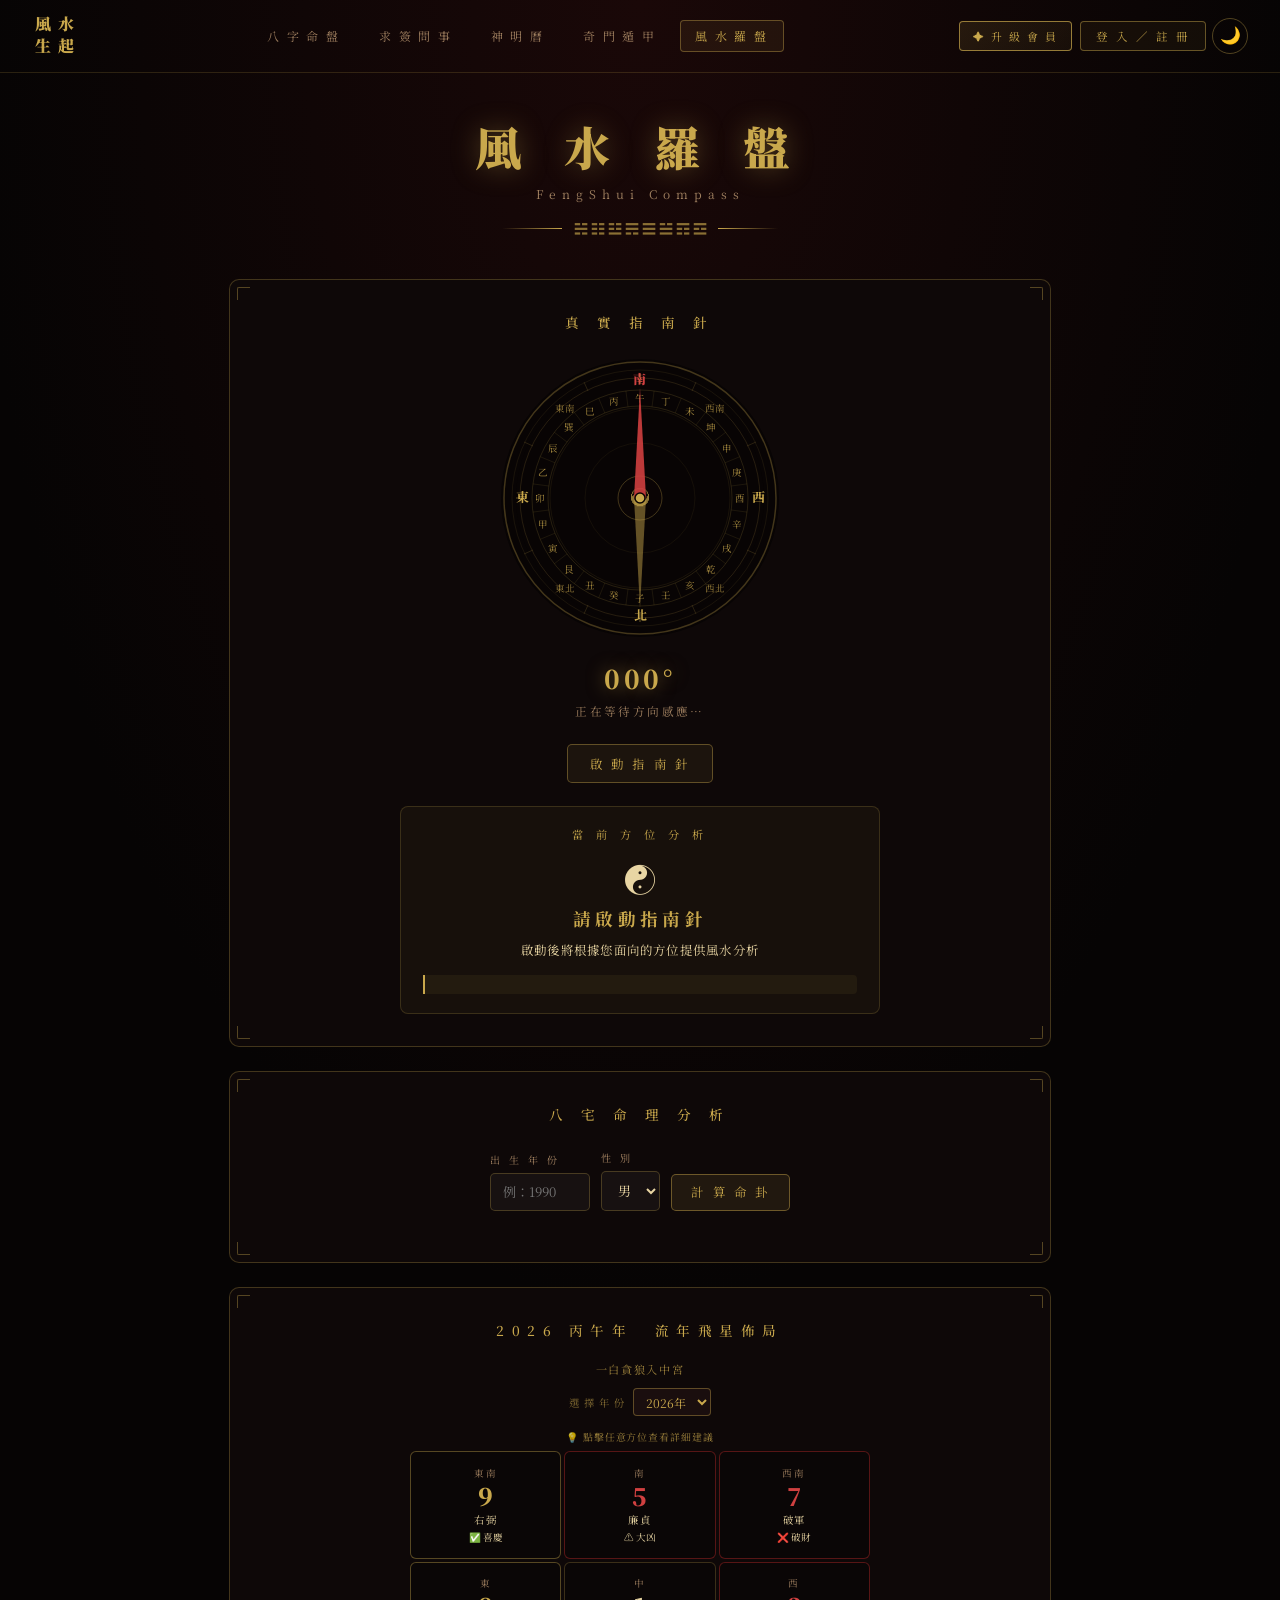
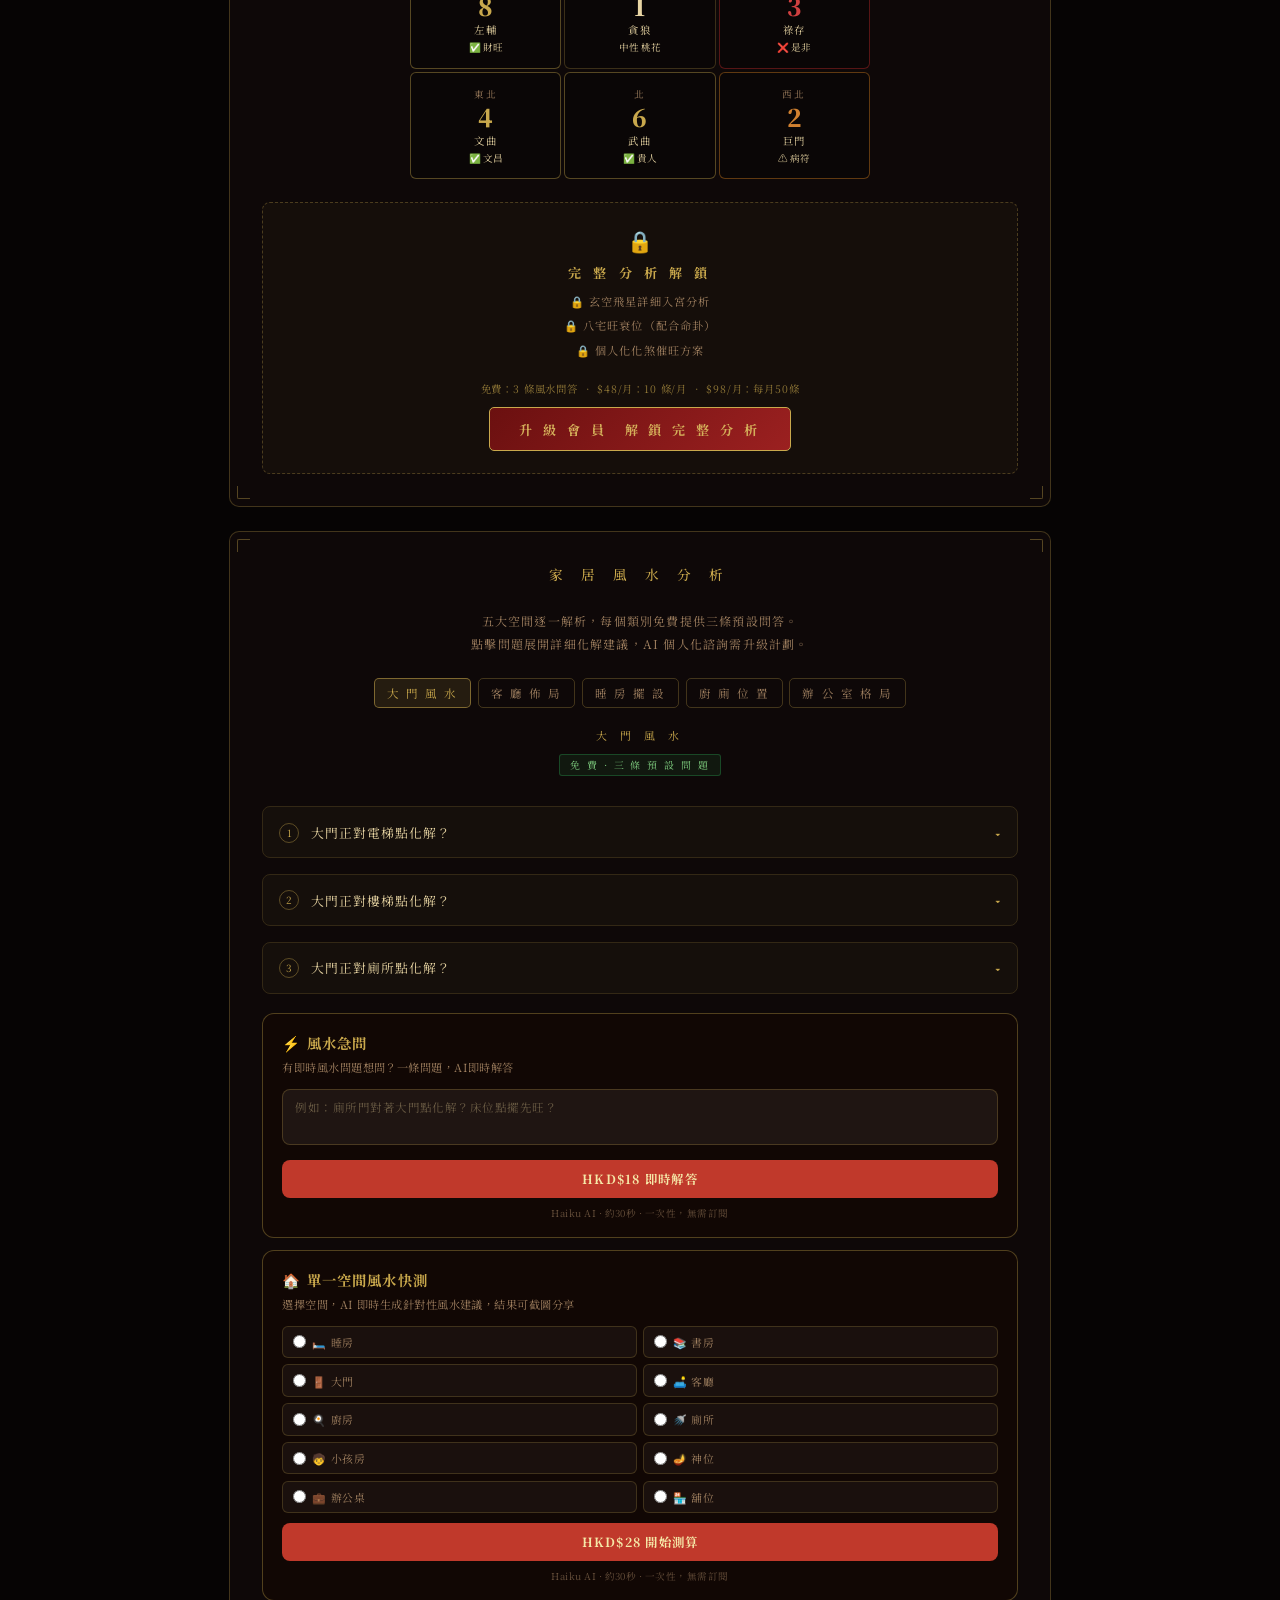
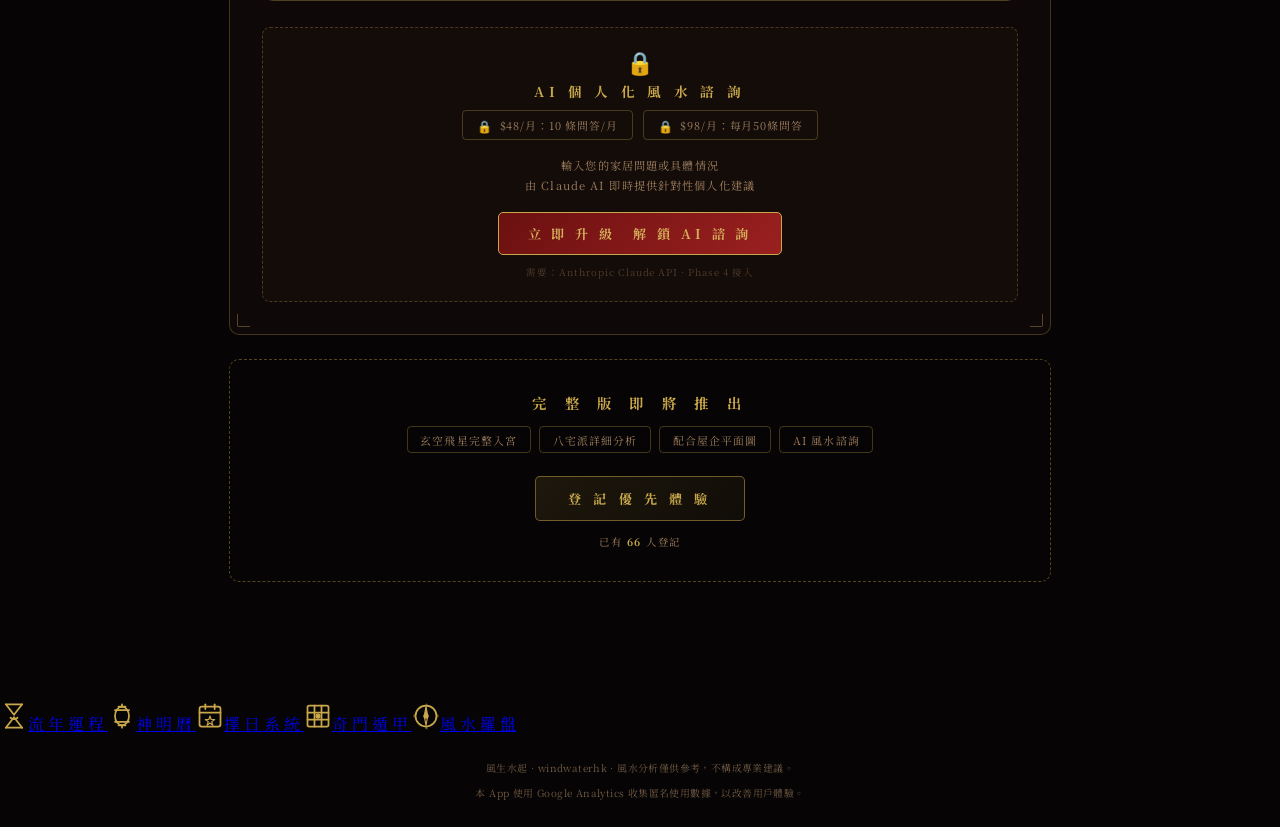
<file: compass.html>
<!DOCTYPE html>
<html lang="zh-TW">
<head>
  <link rel="apple-touch-icon" href="/icon-ww-192.png">
  <!-- Google tag (gtag.js) -->
  <script async src="https://www.googletagmanager.com/gtag/js?id=G-C92926GR2M"></script>
  <script>
    window.dataLayer = window.dataLayer || [];
    function gtag(){dataLayer.push(arguments);}
    gtag('js', new Date());
    gtag('config', 'G-C92926GR2M');
  </script>
  <meta charset="UTF-8">
  <meta name="google-site-verification" content="ROj7h-SddkefuqcLS0IDsVRRmQ972elp0FBMfj1N0pc">
  <meta name="viewport" content="width=device-width, initial-scale=1.0">
  <meta name="description" content="風生水起風水羅盤 — 真實指南針、24山方位、八宅命理分析、流年飛星佈局2024-2034">
  <meta name="keywords" content="風水,八字,命理,求簽,合婚,奇門遁甲,香港,免費,windwater,風生水起">
  <!-- PWA Manifest -->
  <link rel="manifest" href="/manifest.json">
  <!-- PWA Meta Tags -->
  <meta name="theme-color" content="#c9a84c">
  <meta name="mobile-web-app-capable" content="yes">
  <meta name="apple-mobile-web-app-capable" content="yes">
  <meta name="apple-mobile-web-app-status-bar-style" content="black-translucent">
  <meta name="apple-mobile-web-app-title" content="風生水起">
  <!-- Icons -->
  <link rel="apple-touch-icon" href="/icon-ww-192.png">
  <link rel="icon" type="image/png" href="/icon-ww-192.png">
  <title>風生水起 · 風水羅盤</title>
  <meta property="og:title" content="風生水起 · windwaterhk">
  <meta property="og:description" content="風水羅盤：真實指南針八方位分析 + 2026年流年飛星佈局">
  <meta property="og:url" content="https://fengshuioracle.vercel.app/compass.html">
  <link href="https://fonts.googleapis.com/css2?family=Noto+Serif+TC:wght@400;500;700;900&display=swap" rel="stylesheet">
  <link rel="stylesheet" href="auth.css">
  <link rel="stylesheet" href="theme.css">
  <script src="theme.js"></script>
  <style>
    :root {
      --gold: #c9a84c;
      --gold-light: #e8d080;
      --gold-dim: rgba(201,168,76,0.28);
      --red-dark: #6b1010;
      --red-mid: #9b2020;
      --bg: #060404;
      --bg-card: #0e0808;
      --bg-input: rgba(255,255,255,0.04);
      --text: #e8d5a3;
      --text-dim: #a08060;  /* #a08060 on #0e0808 ≈ 5.44:1 (WCAG AA) */
    }
    * { box-sizing: border-box; margin: 0; padding: 0; }

    body {
      font-family: 'Noto Serif TC', serif;
      background: var(--bg);
      color: var(--text);
      min-height: 100vh;
      background-image: radial-gradient(ellipse 80% 50% at 50% 0%, #1a0808 0%, transparent 65%);
    }

    /* ── Nav ─────────────────────────────────────────── */
    nav.top-nav {
      display: flex;
      align-items: center;
      justify-content: space-between;
      padding: 0.85rem 2rem;
      border-bottom: 1px solid rgba(201,168,76,0.18);
    }
    .nav-brand {
      text-decoration: none;
      display: flex;
      flex-direction: row;
      align-items: center;
      gap: 0.5rem;
    }
    .logo-text {
      display: grid;
      grid-template-columns: 1fr 1fr;
      grid-template-rows: 1fr 1fr;
      width: 2.4rem;
      height: 2.4rem;
      font-size: 0.7rem;
      font-weight: 900;
      color: var(--gold);
      line-height: 1.2;
      text-align: center;
      letter-spacing: 0;
      flex-shrink: 0;
    }
    .nav-brand .brand-sub {
      font-size: 0.55rem;
      font-weight: 400;
      letter-spacing: 0.18em;
      color: rgba(144,112,80,0.85);
      line-height: 1.2;
      margin-top: 0.15rem;
    }
    .nav-tabs { display: flex; gap: 0.5rem; }
    .nav-tab {
      font-size: 0.75rem;
      font-family: 'Noto Serif TC', serif;
      letter-spacing: 0.2em;
      text-decoration: none;
      padding: 0.38rem 0.88rem;
      border-radius: 4px;
      border: 1px solid transparent;
      color: var(--text-dim);
      transition: color 0.2s, background 0.2s, border-color 0.2s;
    }
    .nav-tab.active {
      color: var(--gold);
      border-color: rgba(201,168,76,0.4);
      background: rgba(201,168,76,0.08);
    }
    .nav-tab:not(.active):hover { color: var(--text); }

    /* ── Header ──────────────────────────────────────── */
    header {
      text-align: center;
      padding: 2.5rem 1rem 1.5rem;
    }
    .page-title {
      font-size: clamp(1.9rem, 5.5vw, 2.9rem);
      font-weight: 900;
      color: var(--gold);
      letter-spacing: 0.35em;
      text-shadow: 0 0 28px rgba(201,168,76,0.38);
    }
    .page-sub {
      font-size: 0.75rem;
      color: var(--text-dim);
      letter-spacing: 0.5em;
      margin-top: 0.4rem;
    }
    .divider {
      display: flex; align-items: center; gap: 0.7rem;
      margin: 1rem auto; width: fit-content;
    }
    .divider::before, .divider::after {
      content: ''; display: block; width: 60px; height: 1px;
    }
    .divider::before { background: linear-gradient(to right, transparent, var(--gold)); }
    .divider::after  { background: linear-gradient(to left,  transparent, var(--gold)); }
    .divider-sym { color: var(--gold); font-size: 0.85rem; opacity: 0.65; }

    /* ── Main ────────────────────────────────────────── */
    main { max-width: 860px; margin: 0 auto; padding: 0 1.2rem 6rem; }

    /* ── Card ────────────────────────────────────────── */
    .card {
      background: var(--bg-card);
      border: 1px solid var(--gold-dim);
      border-radius: 10px;
      padding: 2rem;
      position: relative;
      margin-bottom: 1.5rem;
    }
    .cc { position:absolute; width:13px; height:13px; border-color:var(--gold); border-style:solid; opacity:0.38; }
    .cc.tl { top:7px;    left:7px;  border-width:1px 0 0 1px; border-radius:2px 0 0 0; }
    .cc.tr { top:7px;    right:7px; border-width:1px 1px 0 0; border-radius:0 2px 0 0; }
    .cc.bl { bottom:7px; left:7px;  border-width:0 0 1px 1px; border-radius:0 0 0 2px; }
    .cc.br { bottom:7px; right:7px; border-width:0 1px 1px 0; border-radius:0 0 2px 0; }
    .card-title {
      text-align: center; color: var(--gold);
      font-size: 0.85rem; letter-spacing: 0.55em;
      margin-bottom: 1.6rem; font-weight: 500;
    }

    /* ── Compass ─────────────────────────────────────── */
    .compass-wrap {
      display: flex;
      flex-direction: column;
      align-items: center;
      gap: 1.4rem;
    }
    .compass-svg-wrap {
      position: relative;
      width: 100%;
      max-width: 280px;
      overflow: hidden;
    }
    .compass-svg-wrap svg {
      width: 100%;
      height: auto;
      display: block;
    }
    #compassRing {
      /* dial rotates with device heading */
      transform-box: fill-box;
      transform-origin: center;
      transition: transform 0.3s ease-out;
    }
    #needleGroup {
      /* needle is FIXED — always points to top of screen (South/北 indicator) */
      /* no transform applied */
    }
    .compass-degree {
      text-align: center;
      font-size: 1.6rem;
      font-weight: 900;
      color: var(--gold);
      letter-spacing: 0.15em;
      text-shadow: 0 0 18px rgba(201,168,76,0.5);
    }
    .compass-facing {
      text-align: center;
      font-size: 0.73rem;
      color: var(--text-dim);
      letter-spacing: 0.2em;
      margin-top: 0.2rem;
      line-height: 1.9;
    }
    .compass-sitting {
      text-align: center;
      font-size: 0.68rem;
      color: rgba(144,112,80,0.7);
      letter-spacing: 0.15em;
      margin-top: 0.1rem;
      display: none;
    }
    .mtn-highlight {
      color: var(--gold);
      font-weight: 700;
    }
    .perm-btn {
      display: inline-flex;
      align-items: center;
      gap: 0.5rem;
      padding: 0.6rem 1.4rem;
      background: rgba(201,168,76,0.08);
      border: 1px solid rgba(201,168,76,0.4);
      color: var(--gold);
      font-family: 'Noto Serif TC', serif;
      font-size: 0.78rem;
      letter-spacing: 0.25em;
      cursor: pointer;
      border-radius: 5px;
      transition: all 0.2s;
    }
    .perm-btn:hover { background: rgba(201,168,76,0.15); }

    /* ── Direction Analysis ──────────────────────────── */
    .dir-analysis {
      background: rgba(201,168,76,0.05);
      border: 1px solid rgba(201,168,76,0.2);
      border-radius: 8px;
      padding: 1.2rem 1.4rem;
      width: 100%;
      max-width: 480px;
    }
    .dir-analysis-title {
      font-size: 0.7rem;
      color: var(--gold);
      letter-spacing: 0.45em;
      margin-bottom: 0.8rem;
      text-align: center;
    }
    .dir-gua {
      font-size: 2rem;
      text-align: center;
      margin-bottom: 0.3rem;
    }
    .dir-name {
      font-size: 1.1rem;
      font-weight: 700;
      color: var(--gold);
      text-align: center;
      letter-spacing: 0.25em;
      margin-bottom: 0.5rem;
    }
    .dir-desc {
      font-size: 0.78rem;
      color: var(--text);
      letter-spacing: 0.1em;
      line-height: 1.9;
      text-align: center;
    }
    .dir-tip {
      margin-top: 0.8rem;
      padding: 0.6rem 0.9rem;
      background: rgba(201,168,76,0.07);
      border-left: 2px solid var(--gold);
      font-size: 0.72rem;
      color: var(--text-dim);
      letter-spacing: 0.1em;
      line-height: 1.8;
      border-radius: 0 4px 4px 0;
    }
    .personal-dir {
      margin-top: 0.8rem;
      padding: 0.6rem 0.9rem;
      background: rgba(155,32,32,0.1);
      border: 1px solid rgba(155,32,32,0.35);
      border-radius: 5px;
      font-size: 0.72rem;
      color: #e8a0a0;
      letter-spacing: 0.1em;
      line-height: 1.8;
      text-align: center;
    }

    /* ── Flying Stars Grid ───────────────────────────── */
    .fs-grid {
      display: grid;
      grid-template-columns: repeat(3, 1fr);
      gap: 3px;
      max-width: 460px;
      margin: 0 auto;
    }
    .fs-cell {
      background: #0a0606;
      border: 1px solid rgba(201,168,76,0.25);
      border-radius: 6px;
      padding: 0.85rem 0.5rem;
      text-align: center;
      cursor: pointer;
      transition: all 0.2s;
      position: relative;
    }
    .fs-cell:hover, .fs-cell.glow {
      border-color: var(--gold);
      box-shadow: 0 0 14px rgba(201,168,76,0.25);
    }
    .fs-cell.auspicious  { border-color: rgba(201,168,76,0.4); }
    .fs-cell.inauspicious { border-color: rgba(180,40,40,0.45); }
    .fs-cell.caution     { border-color: rgba(200,120,30,0.45); }

    .fs-dir {
      font-size: 0.6rem;
      color: var(--text-dim);
      letter-spacing: 0.2em;
      margin-bottom: 0.25rem;
    }
    .fs-num {
      font-size: 1.5rem;
      font-weight: 900;
      line-height: 1;
    }
    .fs-num.auspicious  { color: var(--gold); }
    .fs-num.inauspicious { color: #d04040; }
    .fs-num.caution     { color: #d08030; }

    .fs-name {
      font-size: 0.65rem;
      color: var(--text);
      letter-spacing: 0.15em;
      margin-top: 0.25rem;
    }
    .fs-badge {
      font-size: 0.6rem;
      margin-top: 0.2rem;
    }

    /* ── Paywall ─────────────────────────────────────── */
    .paywall-section {
      background: rgba(201,168,76,0.04);
      border: 1px dashed rgba(201,168,76,0.3);
      border-radius: 8px;
      padding: 1.4rem;
      margin-top: 1.4rem;
      text-align: center;
    }
    .paywall-lock { font-size: 1.3rem; margin-bottom: 0.5rem; color: var(--text-dim); }
    .paywall-title {
      font-size: 0.82rem;
      color: var(--gold);
      letter-spacing: 0.35em;
      font-weight: 700;
      margin-bottom: 0.4rem;
    }
    .paywall-list {
      list-style: none;
      font-size: 0.7rem;
      color: var(--text-dim);
      letter-spacing: 0.1em;
      line-height: 2.2;
      margin-bottom: 1rem;
    }
    .paywall-list li::before { content: '🔒 '; }
    .btn-unlock {
      display: inline-block;
      padding: 0.7rem 1.8rem;
      background: linear-gradient(135deg, var(--red-dark), var(--red-mid));
      border: 1px solid var(--gold);
      color: #d4af5a;
      font-family: 'Noto Serif TC', serif;
      font-size: 0.82rem;
      font-weight: 700;
      letter-spacing: 0.3em;
      cursor: pointer;
      border-radius: 5px;
      transition: all 0.22s;
      text-decoration: none;
    }
    .btn-unlock:hover { border-color: var(--gold-light); color: var(--gold-light); }

    /* ── Detail Panel ─────────────────────────────────── */
    .detail-overlay {
      display: none;
      position: fixed;
      inset: 0;
      background: rgba(0,0,0,0.72);
      z-index: 8000;
      align-items: flex-end;
      justify-content: center;
    }
    .detail-overlay.open { display: flex; }
    .detail-panel {
      background: #120a0a;
      border: 1px solid rgba(201,168,76,0.4);
      border-radius: 12px 12px 0 0;
      padding: 1.8rem 1.6rem 2.5rem;
      width: min(520px, 100%);
      max-height: 70vh;
      overflow-y: auto;
      animation: slideUp 0.28s ease-out;
    }
    @keyframes slideUp {
      from { transform: translateY(100%); }
      to   { transform: translateY(0); }
    }
    .detail-close {
      float: right;
      background: transparent;
      border: none;
      color: var(--text-dim);
      font-size: 1.2rem;
      cursor: pointer;
      line-height: 1;
    }
    .detail-star-num {
      font-size: 2.4rem;
      font-weight: 900;
      display: block;
      text-align: center;
      margin-bottom: 0.3rem;
    }
    .detail-star-name {
      font-size: 1rem;
      font-weight: 700;
      color: var(--gold);
      text-align: center;
      letter-spacing: 0.3em;
      margin-bottom: 0.3rem;
    }
    .detail-dir-tag {
      text-align: center;
      font-size: 0.65rem;
      color: var(--text-dim);
      letter-spacing: 0.25em;
      margin-bottom: 1.2rem;
    }
    .detail-section-title {
      font-size: 0.7rem;
      color: var(--gold);
      letter-spacing: 0.4em;
      border-bottom: 1px solid rgba(201,168,76,0.2);
      padding-bottom: 0.35rem;
      margin-bottom: 0.7rem;
      margin-top: 1rem;
    }
    .detail-text {
      font-size: 0.78rem;
      color: var(--text);
      letter-spacing: 0.1em;
      line-height: 1.9;
    }
    .detail-tip {
      background: rgba(201,168,76,0.06);
      border-left: 2px solid var(--gold);
      padding: 0.6rem 0.9rem;
      font-size: 0.74rem;
      color: var(--text-dim);
      letter-spacing: 0.1em;
      line-height: 1.9;
      border-radius: 0 4px 4px 0;
    }

    /* ── Coming Soon ─────────────────────────────────── */
    .coming-soon {
      border: 1px dashed rgba(201,168,76,0.4);
      border-radius: 10px;
      padding: 2rem 1.5rem;
      text-align: center;
      margin-bottom: 1.5rem;
    }
    .cs-title {
      font-size: 0.9rem;
      color: var(--gold);
      letter-spacing: 0.5em;
      font-weight: 700;
      margin-bottom: 0.8rem;
    }
    .cs-features {
      display: flex;
      flex-wrap: wrap;
      gap: 0.5rem;
      justify-content: center;
      margin-bottom: 1.4rem;
    }
    .cs-feature-chip {
      padding: 0.3rem 0.8rem;
      border: 1px solid rgba(201,168,76,0.3);
      border-radius: 4px;
      font-size: 0.68rem;
      color: var(--text-dim);
      letter-spacing: 0.1em;
    }
    .btn-register {
      display: inline-block;
      padding: 0.75rem 2rem;
      background: linear-gradient(135deg, rgba(201,168,76,0.12), rgba(201,168,76,0.06));
      border: 1px solid rgba(201,168,76,0.5);
      color: var(--gold);
      font-family: 'Noto Serif TC', serif;
      font-size: 0.82rem;
      font-weight: 700;
      letter-spacing: 0.35em;
      cursor: pointer;
      border-radius: 5px;
      transition: all 0.22s;
    }
    .btn-register:hover { background: rgba(201,168,76,0.15); border-color: var(--gold); }
    .cs-count {
      margin-top: 0.8rem;
      font-size: 0.65rem;
      color: var(--text-dim);
      letter-spacing: 0.15em;
    }
    .cs-count span { color: var(--gold); font-weight: 700; }

    /* ── Email Modal ─────────────────────────────────── */
    .modal-overlay {
      display: none;
      position: fixed;
      inset: 0;
      background: rgba(0,0,0,0.72);
      z-index: 9000;
      align-items: center;
      justify-content: center;
    }
    .modal-overlay.open { display: flex; }
    .modal-box {
      background: #120a0a;
      border: 1px solid rgba(201,168,76,0.4);
      border-radius: 10px;
      padding: 2rem;
      width: min(380px, 90vw);
      position: relative;
    }
    .modal-close {
      position: absolute;
      top: 0.8rem; right: 1rem;
      background: transparent; border: none;
      color: var(--text-dim); font-size: 1.1rem; cursor: pointer;
    }
    .modal-title {
      font-size: 1rem; font-weight: 700;
      color: var(--gold); letter-spacing: 0.35em;
      text-align: center; margin-bottom: 0.4rem;
    }
    .modal-sub {
      font-size: 0.65rem; color: var(--text-dim);
      letter-spacing: 0.15em; text-align: center; margin-bottom: 1.4rem;
    }
    .modal-input {
      width: 100%;
      background: var(--bg-input);
      border: 1px solid var(--gold-dim);
      border-radius: 5px;
      color: var(--text);
      font-family: 'Noto Serif TC', serif;
      font-size: 0.82rem;
      padding: 0.7rem 0.9rem;
      outline: none; margin-bottom: 1rem;
      transition: border-color 0.2s;
    }
    .modal-input:focus { border-color: rgba(201,168,76,0.6); }
    .btn-modal-submit {
      width: 100%;
      padding: 0.75rem;
      background: linear-gradient(135deg, var(--red-dark), var(--red-mid) 50%, var(--red-dark));
      border: 1px solid var(--gold);
      color: #d4af5a;
      font-family: 'Noto Serif TC', serif;
      font-size: 0.88rem; font-weight: 700;
      letter-spacing: 0.4em; cursor: pointer;
      border-radius: 5px; transition: all 0.22s;
    }
    .btn-modal-submit:hover { border-color: var(--gold-light); color: var(--gold-light); }
    .modal-success {
      text-align: center; color: #6aaa6a;
      font-size: 0.8rem; letter-spacing: 0.15em;
      margin-top: 0.8rem; display: none;
    }

    /* ── AI Consultation ─────────────────────────────── */
    .ai-intro {
      text-align: center;
      font-size: 0.75rem;
      color: var(--text-dim);
      letter-spacing: 0.1em;
      line-height: 1.9;
      margin-bottom: 1.4rem;
    }
    .free-tag {
      display: inline-block;
      padding: 0.18rem 0.6rem;
      background: rgba(40,120,60,0.15);
      border: 1px solid rgba(40,160,80,0.35);
      border-radius: 3px;
      font-size: 0.62rem;
      color: #80d080;
      letter-spacing: 0.2em;
      margin-bottom: 1rem;
    }

    /* ── Category Tabs ───────────────────────────────── */
    .qa-tabs {
      display: flex;
      gap: 0.4rem;
      flex-wrap: wrap;
      margin-bottom: 1.2rem;
      justify-content: center;
    }
    .qa-tab {
      font-family: 'Noto Serif TC', serif;
      font-size: 0.72rem;
      letter-spacing: 0.18em;
      padding: 0.38rem 0.75rem;
      border-radius: 5px;
      border: 1px solid rgba(201,168,76,0.28);
      background: transparent;
      color: var(--text-dim);
      cursor: pointer;
      transition: all 0.2s;
    }
    .qa-tab:hover { color: var(--text); border-color: rgba(201,168,76,0.5); }
    .qa-tab.active {
      background: rgba(201,168,76,0.12);
      border-color: rgba(201,168,76,0.55);
      color: var(--gold);
    }
    .qa-category { display: none; }
    .qa-category.active { display: block; }
    .qa-cat-header {
      text-align: center;
      margin-bottom: 0.9rem;
    }
    .qa-cat-title {
      font-size: 0.68rem;
      color: var(--gold);
      letter-spacing: 0.45em;
      margin-bottom: 0.5rem;
    }

    /* ── Paid Consultation v2 ────────────────────────── */
    .paid-consult-v2 {
      margin-top: 1.6rem;
      border: 1px dashed rgba(201,168,76,0.3);
      border-radius: 8px;
      padding: 1.4rem 1.2rem;
      background: rgba(201,168,76,0.03);
      text-align: center;
    }
    .paid-consult-v2 .paid-lock-sym { font-size: 1.4rem; color: var(--text-dim); margin-bottom: 0.5rem; }
    .paid-consult-v2 .paid-lock-title {
      font-size: 0.85rem; font-weight: 700;
      color: var(--gold); letter-spacing: 0.35em; margin-bottom: 0.6rem;
    }
    .paid-tier-row {
      display: flex; gap: 0.6rem; justify-content: center;
      flex-wrap: wrap; margin-bottom: 1rem;
    }
    .paid-tier-chip {
      padding: 0.35rem 0.9rem;
      border: 1px solid rgba(201,168,76,0.3);
      border-radius: 4px;
      font-size: 0.68rem;
      color: var(--text-dim);
      letter-spacing: 0.08em;
      display: flex; align-items: center; gap: 0.4rem;
    }
    .paid-tier-chip .lock-icon { font-size: 0.75rem; }

    .preset-q {
      border: 1px solid rgba(201,168,76,0.2);
      border-radius: 8px;
      margin-bottom: 16px;
      overflow: hidden;
      transition: border-color 0.2s;
    }
    .preset-q.open {
      border-color: rgba(201,168,76,0.45);
      overflow: visible; /* allow full content to show when expanded */
      height: auto;
    }
    .preset-q-header {
      display: flex;
      align-items: flex-start;
      gap: 0.75rem;
      padding: 0.9rem 1rem;
      cursor: pointer;
      background: rgba(201,168,76,0.04);
      transition: background 0.18s;
      user-select: none;
    }
    .preset-q-header:hover { background: rgba(201,168,76,0.08); }
    .preset-q-num {
      flex-shrink: 0;
      width: 20px; height: 20px;
      border-radius: 50%;
      border: 1px solid rgba(201,168,76,0.4);
      display: flex; align-items: center; justify-content: center;
      font-size: 0.62rem;
      color: var(--gold);
      margin-top: 0.05rem;
    }
    .preset-q-text {
      flex: 1;
      font-size: 0.8rem;
      color: var(--text);
      letter-spacing: 0.08em;
      line-height: 1.65;
    }
    .preset-q-arrow {
      flex-shrink: 0;
      color: var(--gold);
      font-size: 0.7rem;
      transition: transform 0.25s;
      margin-top: 0.18rem;
    }
    .preset-q.open .preset-q-arrow { transform: rotate(180deg); }
    .preset-q-body {
      max-height: 0;
      overflow: hidden;
      transition: max-height 0.45s ease;
    }
    .preset-q.open .preset-q-body {
      max-height: 2000px; /* large enough for any mobile content */
      overflow: visible;
      height: auto;
    }
    .preset-q-inner {
      padding: 1rem 1rem 1.2rem;
      border-top: 1px solid rgba(201,168,76,0.1);
    }
    .ans-label {
      font-size: 0.62rem;
      color: var(--gold);
      letter-spacing: 0.45em;
      margin-bottom: 0.6rem;
    }
    .ans-text {
      font-size: 0.78rem;
      color: var(--text);
      letter-spacing: 0.06em;
      line-height: 2;
    }
    .ans-box {
      margin-top: 0.85rem;
      padding: 0.75rem 1rem;
      background: rgba(201,168,76,0.05);
      border-left: 2px solid var(--gold);
      border-radius: 0 5px 5px 0;
    }
    .ans-box-title {
      font-size: 0.65rem;
      color: var(--gold);
      letter-spacing: 0.35em;
      margin-bottom: 0.45rem;
    }
    .ans-box-text {
      font-size: 0.74rem;
      color: var(--text-dim);
      letter-spacing: 0.06em;
      line-height: 1.95;
    }
    /* Paid consultation */
    .paid-consult-wrap {
      margin-top: 1.4rem;
      position: relative;
      border-radius: 8px;
      overflow: hidden;
    }
    .paid-consult-blur {
      padding: 1.2rem;
      border: 1px dashed rgba(201,168,76,0.25);
      border-radius: 8px;
      filter: blur(3.5px);
      pointer-events: none;
      user-select: none;
    }
    .paid-consult-label {
      font-size: 0.7rem;
      color: var(--gold);
      letter-spacing: 0.4em;
      margin-bottom: 0.6rem;
    }
    .paid-consult-textarea {
      width: 100%;
      background: var(--bg-input);
      border: 1px solid var(--gold-dim);
      border-radius: 5px;
      color: var(--text);
      font-family: 'Noto Serif TC', serif;
      font-size: 0.8rem;
      padding: 0.7rem 0.9rem;
      resize: none;
      height: 80px;
      outline: none;
    }
    .paid-consult-send {
      margin-top: 0.6rem;
      width: 100%;
      padding: 0.65rem;
      background: linear-gradient(135deg, var(--red-dark), var(--red-mid));
      border: 1px solid var(--gold);
      color: #d4af5a;
      font-family: 'Noto Serif TC', serif;
      font-size: 0.82rem;
      letter-spacing: 0.35em;
      border-radius: 5px;
      cursor: pointer;
    }
    .paid-consult-overlay {
      position: absolute;
      inset: 0;
      display: flex;
      flex-direction: column;
      align-items: center;
      justify-content: center;
      background: rgba(6,4,4,0.7);
      gap: 0.55rem;
      padding: 1.2rem;
      border-radius: 8px;
    }
    .paid-lock-sym {
      font-size: 1.4rem;
      line-height: 1;
      color: var(--text-dim);
    }
    .paid-lock-title {
      font-size: 0.85rem;
      font-weight: 700;
      color: var(--gold);
      letter-spacing: 0.35em;
      text-align: center;
    }
    .paid-lock-desc {
      font-size: 0.68rem;
      color: var(--text-dim);
      letter-spacing: 0.1em;
      text-align: center;
      line-height: 1.75;
    }
    .paid-api-note {
      margin-top: 0.3rem;
      font-size: 0.6rem;
      color: rgba(144,112,80,0.5);
      letter-spacing: 0.1em;
      text-align: center;
    }

  /* ── 八宅命理分析 Card ──────────────────────────── */
  .bazhai-input-row {
    display: flex;
    gap: 0.7rem;
    flex-wrap: wrap;
    justify-content: center;
    align-items: flex-end;
    margin-bottom: 1.2rem;
  }
  .bazhai-field {
    display: flex;
    flex-direction: column;
    gap: 0.35rem;
  }
  .bazhai-label {
    font-size: 0.63rem;
    color: var(--text-dim);
    letter-spacing: 0.3em;
  }
  .bazhai-input {
    background: var(--bg-input);
    border: 1px solid var(--gold-dim);
    border-radius: 5px;
    color: var(--text);
    font-family: 'Noto Serif TC', serif;
    font-size: 0.82rem;
    padding: 0.55rem 0.75rem;
    outline: none;
    width: 100px;
    transition: border-color 0.2s;
  }
  .bazhai-input:focus { border-color: rgba(201,168,76,0.6); }
  .bazhai-select {
    background: var(--bg-input);
    border: 1px solid var(--gold-dim);
    border-radius: 5px;
    color: var(--text);
    font-family: 'Noto Serif TC', serif;
    font-size: 0.82rem;
    padding: 0.55rem 0.75rem;
    outline: none;
    cursor: pointer;
    transition: border-color 0.2s;
  }
  .bazhai-select:focus { border-color: rgba(201,168,76,0.6); }
  .btn-bazhai-calc {
    padding: 0.55rem 1.2rem;
    background: rgba(201,168,76,0.1);
    border: 1px solid rgba(201,168,76,0.45);
    color: var(--gold);
    font-family: 'Noto Serif TC', serif;
    font-size: 0.78rem;
    letter-spacing: 0.25em;
    cursor: pointer;
    border-radius: 5px;
    transition: all 0.2s;
    white-space: nowrap;
  }
  .btn-bazhai-calc:hover { background: rgba(201,168,76,0.2); }

  .bazhai-result-box {
    display: none;
  }
  .bazhai-kua-row {
    display: flex;
    justify-content: center;
    gap: 1.2rem;
    margin-bottom: 1.1rem;
    flex-wrap: wrap;
  }
  .bazhai-kua-badge {
    text-align: center;
    padding: 0.8rem 1.4rem;
    background: rgba(201,168,76,0.06);
    border: 1px solid rgba(201,168,76,0.25);
    border-radius: 8px;
    min-width: 110px;
  }
  .bazhai-kua-num { font-size: 2rem; color: var(--gold); line-height: 1; margin-bottom: 0.25rem; }
  .bazhai-kua-name { font-size: 0.95rem; font-weight: 700; color: var(--gold); letter-spacing: 0.3em; margin-bottom: 0.2rem; }
  .bazhai-kua-group { font-size: 0.65rem; color: var(--text-dim); letter-spacing: 0.2em; }

  .bazhai-compat-strip {
    text-align: center;
    padding: 0.75rem 1rem;
    border-radius: 7px;
    margin-bottom: 1.2rem;
    font-size: 0.82rem;
    font-weight: 700;
    letter-spacing: 0.2em;
  }
  .bazhai-compat-strip.match {
    background: rgba(40,140,70,0.12);
    border: 1px solid rgba(40,140,70,0.4);
    color: #70d070;
  }
  .bazhai-compat-strip.nomatch {
    background: rgba(200,100,30,0.12);
    border: 1px solid rgba(200,100,30,0.4);
    color: #e0a050;
  }
  .bazhai-compat-detail {
    font-size: 0.68rem;
    font-weight: 400;
    display: block;
    margin-top: 0.3rem;
    letter-spacing: 0.1em;
    opacity: 0.85;
  }

  /* 8-direction grid */
  .bazhai-grid {
    display: grid;
    grid-template-columns: repeat(3, 1fr);
    gap: 4px;
    max-width: 440px;
    margin: 0 auto 1rem;
  }
  .bazhai-cell {
    background: #0a0606;
    border: 1px solid rgba(201,168,76,0.2);
    border-radius: 6px;
    padding: 0.7rem 0.35rem;
    text-align: center;
    cursor: pointer;
    transition: all 0.18s;
    position: relative;
  }
  .bazhai-cell:hover { border-color: var(--gold); box-shadow: 0 0 12px rgba(201,168,76,0.2); }
  .bazhai-cell.ji  { border-color: rgba(80,180,80,0.45); }
  .bazhai-cell.xiong { border-color: rgba(180,50,50,0.45); }
  .bazhai-cell.center { cursor: default; background: transparent; border: none; }

  .bazhai-cell-dir  { font-size: 0.6rem; color: var(--text-dim); letter-spacing: 0.18em; margin-bottom: 0.2rem; }
  .bazhai-cell-trigram { font-size: 1.2rem; line-height: 1; margin-bottom: 0.15rem; }
  .bazhai-cell-label { font-size: 0.68rem; letter-spacing: 0.12em; }
  .bazhai-cell-label.ji { color: #70d070; }
  .bazhai-cell-label.xiong { color: #e05050; }
  .bazhai-cell-star { font-size: 0.55rem; color: var(--text-dim); letter-spacing: 0.08em; margin-top: 0.1rem; }

  .bazhai-paywall {
    background: rgba(201,168,76,0.04);
    border: 1px dashed rgba(201,168,76,0.3);
    border-radius: 8px;
    padding: 1.2rem;
    text-align: center;
    margin-top: 0.5rem;
  }
  .bazhai-paywall-title {
    font-size: 0.82rem; font-weight: 700;
    color: var(--gold); letter-spacing: 0.35em;
    margin-bottom: 0.5rem;
  }

  /* 八宅 detail panel */
  .bazhai-detail-panel {
    background: #120a0a;
    border: 1px solid rgba(201,168,76,0.4);
    border-radius: 12px 12px 0 0;
    padding: 1.8rem 1.6rem 2.5rem;
    width: min(520px, 100%);
    max-height: 70vh;
    overflow-y: auto;
    animation: slideUp 0.28s ease-out;
  }
  .bazhai-star-icon { font-size: 2rem; text-align: center; display: block; margin-bottom: 0.3rem; }
  .bazhai-detail-name {
    font-size: 1rem; font-weight: 700;
    color: var(--gold); text-align: center;
    letter-spacing: 0.3em; margin-bottom: 0.2rem;
  }
  .bazhai-detail-sub {
    text-align: center; font-size: 0.65rem;
    color: var(--text-dim); letter-spacing: 0.22em; margin-bottom: 1.2rem;
  }

  /* ── Add to Home Screen Banner ── */
  #a2hsBanner {
    position: fixed;
    bottom: 70px;
    left: 12px;
    right: 12px;
    background: linear-gradient(135deg, #1a0e2e, #2a1808);
    border: 1px solid rgba(201,168,76,0.4);
    border-radius: 16px;
    padding: 14px 16px;
    z-index: 9999;
    box-shadow: 0 4px 20px rgba(0,0,0,0.5);
    animation: slideUp 0.4s ease-out;
  }
  @keyframes slideUp {
    from { transform: translateY(100px); opacity: 0; }
    to   { transform: translateY(0);    opacity: 1; }
  }
  .a2hs-content { display: flex; align-items: center; gap: 12px; }
  .a2hs-icon { font-size: 2rem; flex-shrink: 0; }
  .a2hs-text { flex: 1; }
  .a2hs-title {
    color: #c9a84c;
    font-family: 'Noto Serif TC', serif;
    font-size: 0.9rem;
    font-weight: 700;
    letter-spacing: 0.05em;
  }
  .a2hs-desc {
    color: rgba(201,168,76,0.7);
    font-size: 0.75rem;
    margin-top: 2px;
    letter-spacing: 0.03em;
  }
  .a2hs-btn-install {
    background: linear-gradient(135deg, #c9a84c, #8a6420);
    color: #fff;
    border: none;
    border-radius: 20px;
    padding: 8px 16px;
    font-size: 0.82rem;
    font-family: 'Noto Serif TC', serif;
    letter-spacing: 0.05em;
    cursor: pointer;
    flex-shrink: 0;
  }
  .a2hs-btn-close {
    background: none;
    border: none;
    color: rgba(201,168,76,0.5);
    font-size: 1rem;
    cursor: pointer;
    padding: 4px;
    flex-shrink: 0;
  }
  .a2hs-ios-hint {
    margin-top: 10px;
    text-align: center;
    color: rgba(201,168,76,0.8);
    font-size: 0.78rem;
    letter-spacing: 0.05em;
    border-top: 1px solid rgba(201,168,76,0.2);
    padding-top: 10px;
  }
  .a2hs-ios-hint span {
    display: inline-block;
    border: 1px solid #c9a84c;
    border-radius: 4px;
    padding: 0 4px;
    margin: 0 2px;
    font-size: 0.85rem;
  }
  [data-theme="light"] #a2hsBanner {
    background: linear-gradient(135deg, #fdf3e3, #f5e6c8);
    border-color: rgba(138,100,32,0.3);
  }

  /* ── Quick-Ask $18 Card ───────────────────────────────── */
  .quick-ask-card {
    background: rgba(20,8,2,0.55);
    border: 1px solid rgba(201,168,76,0.35);
    border-radius: 12px;
    padding: 1.1rem 1.2rem;
    margin: 1.2rem 0 0.5rem;
  }
  .qa-title {
    font-size: 0.9rem;
    font-weight: 700;
    color: var(--gold);
    letter-spacing: 0.08em;
    margin-bottom: 0.35rem;
  }
  .qa-desc {
    font-size: 0.7rem;
    color: var(--text-dim);
    line-height: 1.7;
    letter-spacing: 0.04em;
    margin-bottom: 0.7rem;
  }
  .qa-input {
    width: 100%;
    box-sizing: border-box;
    background: rgba(255,255,255,0.06);
    border: 1px solid rgba(201,168,76,0.25);
    border-radius: 8px;
    padding: 0.55rem 0.75rem;
    font-size: 0.72rem;
    color: #e8d8b0;
    letter-spacing: 0.04em;
    line-height: 1.6;
    resize: none;
    font-family: inherit;
    margin-bottom: 0.65rem;
  }
  .qa-input::placeholder { color: rgba(200,180,130,0.45); }
  .qa-input:focus { outline: none; border-color: rgba(201,168,76,0.5); }
  .qa-btn {
    display: block;
    width: 100%;
    padding: 0.6rem 1rem;
    background: #c0392b;
    color: #f5e8a8;
    border: none;
    border-radius: 8px;
    font-size: 0.78rem;
    font-weight: 700;
    letter-spacing: 0.1em;
    cursor: pointer;
    margin-bottom: 0.5rem;
    font-family: inherit;
  }
  .qa-btn:hover { background: #a93226; }
  .qa-fine-print {
    font-size: 0.6rem;
    color: var(--text-dim);
    opacity: 0.6;
    letter-spacing: 0.05em;
    text-align: center;
  }

  /* Light mode overrides */
  html.light-mode .quick-ask-card {
    background: #fdf8f0;
    border-color: rgba(138,100,32,0.25);
  }
  html.light-mode .qa-title { color: #8a6420; }
  html.light-mode .qa-desc  { color: #5a3e1b; }
  html.light-mode .qa-input {
    background: #fff;
    border-color: rgba(138,100,32,0.3);
    color: #2a1205;
  }

  /* ── Impulse Product Card（共用，$18/$28 系列均適用） ── */
  .impulse-product-card {
    background: rgba(20,8,2,0.55);
    border: 1px solid rgba(201,168,76,0.35);
    border-radius: 12px;
    padding: 1.1rem 1.2rem;
    margin: 0.75rem 0 0.5rem;
  }
  .fsq-room-grid {
    display: grid;
    grid-template-columns: 1fr 1fr;
    gap: 0.4rem;
    margin-bottom: 0.65rem;
  }
  .fsq-room-label {
    display: flex;
    align-items: center;
    gap: 0.4rem;
    font-size: 0.68rem;
    color: var(--text-dim);
    letter-spacing: 0.06em;
    background: rgba(255,255,255,0.04);
    border: 1px solid rgba(201,168,76,0.22);
    border-radius: 6px;
    padding: 0.45rem 0.6rem;
    cursor: pointer;
    transition: border-color 0.15s, background 0.15s;
  }
  .fsq-room-label:has(input:checked) {
    border-color: rgba(201,168,76,0.6);
    background: rgba(201,168,76,0.1);
  }
  .fsq-room-label input { accent-color: var(--gold); }

  /* Light mode overrides */
  html.light-mode .impulse-product-card {
    background: #fdf8f0;
    border-color: rgba(138,100,32,0.25);
  }
  html.light-mode .fsq-room-label {
    background: #fff;
    border-color: rgba(138,100,32,0.2);
    color: #5a3e1b;
  }
  html.light-mode .fsq-room-label:has(input:checked) {
    border-color: rgba(138,100,32,0.55);
    background: rgba(138,100,32,0.08);
  }

  /* ── 個人化催旺佈局 Card ──────────────────────────── */
  .boost-subtitle {
    text-align: center;
    font-size: 0.68rem;
    color: var(--text-dim);
    letter-spacing: 0.18em;
    margin: -0.8rem 0 1.4rem;
  }
  .boost-double-section {
    margin-bottom: 1.2rem;
  }
  .boost-double-item {
    background: rgba(201,168,76,0.08);
    border: 1px solid rgba(201,168,76,0.4);
    border-radius: 8px;
    padding: 0.85rem 1rem;
    margin-bottom: 0.6rem;
  }
  .boost-double-header {
    font-size: 0.88rem;
    font-weight: 700;
    color: var(--gold);
    letter-spacing: 0.15em;
    margin-bottom: 0.3rem;
  }
  .boost-double-combo {
    font-size: 0.7rem;
    color: var(--text-dim);
    letter-spacing: 0.1em;
    margin-bottom: 0.4rem;
  }
  .boost-double-tip {
    font-size: 0.72rem;
    color: var(--text);
    letter-spacing: 0.06em;
    line-height: 1.7;
    padding: 0.4rem 0.7rem;
    background: rgba(201,168,76,0.05);
    border-left: 2px solid var(--gold);
    border-radius: 0 4px 4px 0;
  }
  .boost-no-double {
    text-align: center;
    font-size: 0.68rem;
    color: var(--text-dim);
    letter-spacing: 0.1em;
    margin-bottom: 1rem;
    padding: 0.6rem;
    border: 1px dashed rgba(201,168,76,0.2);
    border-radius: 6px;
  }
  .boost-purpose-title {
    font-size: 0.65rem;
    color: var(--gold);
    letter-spacing: 0.4em;
    margin-bottom: 0.75rem;
    text-align: center;
  }
  .boost-purpose-list {
    display: flex;
    flex-direction: column;
    gap: 0.5rem;
  }
  .boost-row {
    display: flex;
    align-items: baseline;
    gap: 0.5rem;
    padding: 0.55rem 0.75rem;
    background: rgba(201,168,76,0.04);
    border: 1px solid rgba(201,168,76,0.18);
    border-radius: 6px;
  }
  .boost-icon { font-size: 0.9rem; flex-shrink: 0; }
  .boost-label {
    font-size: 0.7rem;
    color: var(--text-dim);
    letter-spacing: 0.08em;
    flex-shrink: 0;
    width: 4.5em;
  }
  .boost-dir {
    font-size: 0.88rem;
    font-weight: 700;
    color: var(--gold);
    letter-spacing: 0.08em;
    flex-shrink: 0;
  }
  .boost-sep { color: var(--text-dim); font-size: 0.7rem; flex-shrink: 0; }
  .boost-reason {
    font-size: 0.7rem;
    color: var(--text-dim);
    letter-spacing: 0.06em;
    line-height: 1.55;
    flex: 1;
  }

  /* Light mode overrides */
  html.light-mode .boost-double-item {
    background: rgba(138,100,32,0.06);
    border-color: rgba(138,100,32,0.35);
  }
  html.light-mode .boost-double-header { color: #8a6420; }
  html.light-mode .boost-double-combo  { color: #5a3e1b; }
  html.light-mode .boost-double-tip    { color: #2a1a08; background: rgba(138,100,32,0.05); border-color: #8a6420; }
  html.light-mode .boost-no-double     { color: #7a6040; border-color: rgba(138,100,32,0.25); }
  html.light-mode .boost-purpose-title { color: #8a6420; }
  html.light-mode .boost-row           { background: rgba(138,100,32,0.04); border-color: rgba(138,100,32,0.2); }
  html.light-mode .boost-dir           { color: #8a6420; }
  html.light-mode .boost-reason        { color: #5a3e1b; }
  html.light-mode .boost-sep           { color: #7a6040; }

  </style>
</head>
<body>

<!-- ── Top Nav ──────────────────────────────────────── -->
<nav class="top-nav">
  <a class="nav-brand" href="index.html">
    <span class="logo-text"><span>風</span><span>水</span><span>生</span><span>起</span></span>
  </a>
  <div class="nav-tabs">
    <a class="nav-tab" href="index.html">八 字 命 盤</a>
    <a class="nav-tab" href="oracle.html">求 簽 問 事</a>
    <a class="nav-tab" href="calendar.html">神 明 曆</a>
    <a class="nav-tab" href="qimen.html">奇 門 遁 甲</a>
    <a class="nav-tab active" href="compass.html">風 水 羅 盤</a>
  </div>
  <div class="header-right">
    <div class="nav-auth" id="navAuthArea"></div>
    <button class="theme-toggle" id="themeToggle" onclick="toggleTheme()" title="切換淺色模式" aria-label="切換淺色模式">🌙</button>
  </div>
</nav>

<!-- ── Header ──────────────────────────────────────── -->
<header>
  <h1 class="page-title">風 水 羅 盤</h1>
  <div class="page-sub">FengShui Compass</div>
  <div class="divider"><span class="divider-sym">☵ ☷ ☳ ☴ ☰ ☱ ☶ ☲</span></div>
</header>

<main>

  <!-- ── Compass Card ──────────────────────────────── -->
  <div class="card" id="compassCard">
    <div class="cc tl"></div><div class="cc tr"></div>
    <div class="cc bl"></div><div class="cc br"></div>
    <div class="card-title">真 實 指 南 針</div>

    <div class="compass-wrap">
      <!-- SVG compass -->
      <div class="compass-svg-wrap">
        <svg viewBox="0 0 280 280" width="280" height="280" xmlns="http://www.w3.org/2000/svg"
             style="width:100%;height:auto;display:block;max-width:280px">
          <!-- Dark base layer: ensures compass face is always dark in both light/dark mode -->
          <circle cx="140" cy="140" r="139" fill="#080505" opacity="0.95"/>
          <!-- Static outer ring -->
          <circle cx="140" cy="140" r="136" fill="none" stroke="rgba(201,168,76,0.3)" stroke-width="1.5"/>
          <circle cx="140" cy="140" r="128" fill="none" stroke="rgba(201,168,76,0.12)" stroke-width="0.8"/>
          <!-- Tick marks (static) -->
          <g id="ticks" stroke="rgba(201,168,76,0.35)" stroke-width="1">
            <!-- 72 ticks every 5 degrees -->
          </g>
          <!-- Rotating ring -->
          <g id="compassRing">
            <!-- Compass face background -->
            <circle cx="140" cy="140" r="124" fill="#080505" opacity="0.9"/>
            <!-- Concentric rings -->
            <circle cx="140" cy="140" r="120" fill="none" stroke="rgba(201,168,76,0.2)" stroke-width="0.8"/>
            <circle cx="140" cy="140" r="90"  fill="none" stroke="rgba(201,168,76,0.15)" stroke-width="0.6"/>
            <circle cx="140" cy="140" r="55"  fill="none" stroke="rgba(201,168,76,0.12)" stroke-width="0.6"/>

            <!-- Direction labels (outer ring, r≈114) -->
            <!-- N=南 at top of dial -->
            <text x="140" y="26" text-anchor="middle" fill="#d04040" font-family="Noto Serif TC,serif" font-size="13" font-weight="900" letter-spacing="1">南</text>
            <!-- S=北 at bottom -->
            <text x="140" y="262" text-anchor="middle" fill="#c9a84c" font-family="Noto Serif TC,serif" font-size="13" font-weight="700">北</text>
            <!-- E=西 at right -->
            <text x="258" y="144" text-anchor="middle" fill="#c9a84c" font-family="Noto Serif TC,serif" font-size="13" font-weight="700">西</text>
            <!-- W=東 at left -->
            <text x="22" y="144" text-anchor="middle" fill="#c9a84c" font-family="Noto Serif TC,serif" font-size="13" font-weight="700">東</text>

            <!-- Diagonal directions -->
            <text x="215" y="54" text-anchor="middle" fill="rgba(201,168,76,0.75)" font-family="Noto Serif TC,serif" font-size="9.5">西南</text>
            <text x="65"  y="54" text-anchor="middle" fill="rgba(201,168,76,0.75)" font-family="Noto Serif TC,serif" font-size="9.5">東南</text>
            <text x="215" y="234" text-anchor="middle" fill="rgba(201,168,76,0.75)" font-family="Noto Serif TC,serif" font-size="9.5">西北</text>
            <text x="65"  y="234" text-anchor="middle" fill="rgba(201,168,76,0.75)" font-family="Noto Serif TC,serif" font-size="9.5">東北</text>

            <!-- Outer degree marks -->
            <g stroke="rgba(201,168,76,0.4)" stroke-width="1.2">
              <line x1="140" y1="16" x2="140" y2="26"/><!-- N -->
              <line x1="140" y1="254" x2="140" y2="264"/><!-- S -->
              <line x1="16" y1="140" x2="26" y2="140"/><!-- W -->
              <line x1="254" y1="140" x2="264" y2="140"/><!-- E -->
            </g>
            <g stroke="rgba(201,168,76,0.22)" stroke-width="0.8">
              <line x1="196" y1="24" x2="192" y2="33"/>
              <line x1="84"  y1="24" x2="88"  y2="33"/>
              <line x1="196" y1="256" x2="192" y2="247"/>
              <line x1="84"  y1="256" x2="88"  y2="247"/>
              <line x1="24"  y1="84"  x2="33"  y2="88"/>
              <line x1="24"  y1="196" x2="33"  y2="192"/>
              <line x1="256" y1="84"  x2="247" y2="88"/>
              <line x1="256" y1="196" x2="247" y2="192"/>
            </g>

            <!-- Inner yin-yang symbol -->
            <circle cx="140" cy="140" r="22" fill="#0a0404" stroke="rgba(201,168,76,0.3)" stroke-width="1"/>
            <text x="140" y="146" text-anchor="middle" fill="rgba(201,168,76,0.7)" font-family="serif" font-size="18">☯</text>
          </g>
          <!-- Fixed north pointer (red triangle pointing up = south on screen = magnetic north indicator) -->
          <!-- Red needle pointing to current facing direction (top = where you face) -->
          <g id="needleGroup">
            <!-- Red needle (toward top = south direction marker) -->
            <polygon points="140,30 134,140 146,140" fill="#d04040" opacity="0.9"/>
            <!-- Gold needle (toward bottom = north) -->
            <polygon points="140,250 134,140 146,140" fill="rgba(201,168,76,0.6)" opacity="0.8"/>
            <circle cx="140" cy="140" r="5" fill="#c9a84c" stroke="#0a0404" stroke-width="1.5"/>
          </g>
        </svg>
      </div>

      <div>
        <div class="compass-degree" id="degreeDisplay">000°</div>
        <div class="compass-facing" id="facingDisplay">正在等待方向感應…</div>
        <div class="compass-sitting" id="sittingDisplay"></div>
      </div>

      <button class="perm-btn" id="permBtn" onclick="requestCompassPerm()">
        啟 動 指 南 針
      </button>

      <!-- Direction analysis -->
      <div class="dir-analysis" id="dirAnalysis">
        <div class="dir-analysis-title">當 前 方 位 分 析</div>
        <div class="dir-gua" id="dirGua">☯</div>
        <div class="dir-name" id="dirName">請啟動指南針</div>
        <div class="dir-desc" id="dirDesc">啟動後將根據您面向的方位提供風水分析</div>
        <div class="dir-tip" id="dirTip"></div>
        <div class="personal-dir" id="personalDir" style="display:none"></div>
      </div>
    </div>
  </div>

  <!-- ── 八宅命理分析 Card ──────────────────────────── -->
  <div class="card" id="bazhaiCard">
    <div class="cc tl"></div><div class="cc tr"></div>
    <div class="cc bl"></div><div class="cc br"></div>
    <div class="card-title">八 宅 命 理 分 析</div>

    <div class="bazhai-input-row">
      <div class="bazhai-field">
        <label class="bazhai-label" for="bazhaiYear">出 生 年 份</label>
        <input class="bazhai-input" type="number" id="bazhaiYear" placeholder="例：1990"
          min="1900" max="2099" inputmode="numeric">
      </div>
      <div class="bazhai-field">
        <label class="bazhai-label" for="bazhaiGender">性 別</label>
        <select class="bazhai-select" id="bazhaiGender">
          <option value="male">男</option>
          <option value="female">女</option>
        </select>
      </div>
      <button class="btn-bazhai-calc" onclick="calcBazhai()">計 算 命 卦</button>
    </div>

    <!-- Result area (hidden until calculated) -->
    <div class="bazhai-result-box" id="bazhaiResult">

      <!-- 命卦顯示 -->
      <div class="bazhai-kua-row">
        <div class="bazhai-kua-badge">
          <div class="bazhai-kua-num" id="bKuaGua"></div>
          <div class="bazhai-kua-name" id="bKuaName"></div>
          <div class="bazhai-kua-group" id="bKuaGroup"></div>
        </div>
        <div class="bazhai-kua-badge" id="bDoorBadge">
          <div class="bazhai-kua-num" id="bDoorGua"></div>
          <div class="bazhai-kua-name" id="bDoorName"></div>
          <div class="bazhai-kua-group">大門朝向</div>
        </div>
      </div>

      <!-- 宅命相配 -->
      <div class="bazhai-compat-strip" id="bCompatStrip">
        <span id="bCompatText"></span>
        <span class="bazhai-compat-detail" id="bCompatDetail"></span>
      </div>

      <!-- 八方位吉凶格 (3×3, center = 命卦圖示) -->
      <div class="grid-hint" style="text-align:center;font-size:0.62rem;color:rgba(201,168,76,0.75);letter-spacing:0.1em;margin-bottom:0.45rem;">💡 點擊任意方位查看詳細建議</div>
      <div class="bazhai-grid" id="bazhaiGrid"></div>

      <!-- 付費牆 -->
      <div class="bazhai-paywall" id="bazhaiPaywall">
        <div class="paywall-lock">🔒</div>
        <div class="bazhai-paywall-title">完 整 八 方 位 建 議　解 鎖</div>
        <ul class="paywall-list" style="margin-bottom:0.9rem;">
          <li>客廳、主人房最佳方位擺設</li>
          <li>廚房爐灶、書房書桌最旺方向</li>
          <li>各方位詳細催旺化煞建議</li>
          <li>配合流年飛星個人化分析</li>
        </ul>
        <button class="btn-unlock" onclick="if(typeof openSubscribeModal==='function')openSubscribeModal('monthly')">解 鎖 完 整 分 析</button>
      </div>

    </div>
  </div>

  <!-- ── 個人化催旺佈局 Card ──────────────────────── -->
  <div class="card" id="boostCard" style="display:none">
    <div class="cc tl"></div><div class="cc tr"></div>
    <div class="cc bl"></div><div class="cc br"></div>
    <div class="card-title">🌟 個 人 化 催 旺 佈 局</div>
    <div class="boost-subtitle">結合八宅命卦 × 流年飛星</div>
    <div id="boostContent"></div>
  </div>

  <!-- ── Flying Stars Card ─────────────────────────── -->
  <div class="card" id="fsCard">
    <div class="cc tl"></div><div class="cc tr"></div>
    <div class="cc bl"></div><div class="cc br"></div>
    <div class="card-title" id="fsTitleYear">2026 丙午年　流年飛星佈局</div>
    <div style="text-align:center;color:rgba(201,168,76,0.75);font-size:0.7rem;letter-spacing:0.15em;margin:-0.3rem 0 0.7rem;" id="fsSubtitle">一白貪狼入中宮</div>

    <div style="display:flex;align-items:center;justify-content:center;gap:0.5rem;margin-bottom:0.9rem;">
      <span class="fs-year-label" style="font-size:0.65rem;color:rgba(201,168,76,0.6);letter-spacing:0.1em;">選 擇 年 份</span>
      <select id="fsYearSel" onchange="onFsYearChange(this.value)"
        style="background:#1a0e0e;color:var(--gold);border:1px solid rgba(201,168,76,0.4);border-radius:4px;padding:0.2rem 0.5rem;font-family:inherit;font-size:0.75rem;cursor:pointer;">
      </select>
    </div>

    <div class="grid-hint" style="text-align:center;font-size:0.62rem;color:rgba(201,168,76,0.75);letter-spacing:0.1em;margin-bottom:0.45rem;">💡 點擊任意方位查看詳細建議</div>
    <div class="fs-grid" id="fsGrid">
      <!-- Rendered by JS in Lo Shu order: SE S SW / E C W / NE N NW -->
    </div>

    <div class="paywall-section">
      <div class="paywall-lock">🔒</div>
      <div class="paywall-title">完 整 分 析 解 鎖</div>
      <ul class="paywall-list">
        <li>玄空飛星詳細入宮分析</li>
        <li>八宅旺衰位（配合命卦）</li>
        <li>個人化化煞催旺方案</li>
      </ul>
      <div style="font-size:0.65rem;color:rgba(201,168,76,0.7);letter-spacing:0.08em;line-height:1.85;margin:0.4rem 0 0.6rem;text-align:center;">
        免費：3 條風水問答 &nbsp;·&nbsp; $48/月：10 條/月 &nbsp;·&nbsp; $98/月：每月50條
      </div>
      <button class="btn-unlock" onclick="if(typeof openSubscribeModal==='function')openSubscribeModal('monthly')">升 級 會 員　解 鎖 完 整 分 析</button>
    </div>
  </div>

  <!-- ── Home FengShui Analysis Card ──────────────── -->
  <div class="card" id="homeAnalysisCard">
    <div class="cc tl"></div><div class="cc tr"></div>
    <div class="cc bl"></div><div class="cc br"></div>
    <div class="card-title">家 居 風 水 分 析</div>

    <p class="ai-intro">五大空間逐一解析，每個類別免費提供三條預設問答。<br>點擊問題展開詳細化解建議，AI 個人化諮詢需升級計劃。</p>

    <!-- Category Tabs -->
    <div class="qa-tabs">
      <button class="qa-tab active" onclick="switchQaTab('door')">大 門 風 水</button>
      <button class="qa-tab" onclick="switchQaTab('living')">客 廳 佈 局</button>
      <button class="qa-tab" onclick="switchQaTab('bedroom')">睡 房 擺 設</button>
      <button class="qa-tab" onclick="switchQaTab('kitchen')">廚 廁 位 置</button>
      <button class="qa-tab" onclick="switchQaTab('office')">辦 公 室 格 局</button>
    </div>

    <!-- ── 大門風水 ── -->
    <div class="qa-category active" id="cat-door">
      <div class="qa-cat-header">
        <div class="qa-cat-title">大 門 風 水</div>
        <span class="free-tag">免 費 · 三 條 預 設 問 題</span>
      </div>

      <div class="preset-q" id="door-1">
        <div class="preset-q-header" onclick="toggleHomeQ('door-1','door')">
          <span class="preset-q-num">1</span>
          <span class="preset-q-text">大門正對電梯點化解？</span>
          <span class="preset-q-arrow">▾</span>
        </div>
        <div class="preset-q-body">
          <div class="preset-q-inner">
            <div class="ans-label">風 水 師 解 答</div>
            <div class="ans-text">屬「穿心煞」，電梯頻繁升降令宅氣被抽走，主財來財去、事業不穩。</div>
            <div class="ans-box">
              <div class="ans-box-title">化 煞 建 議</div>
              <div class="ans-box-text">可放屏風阻隔視線，門口掛八卦鏡反射沖射之氣，或在門檻鋪五帝錢串。門口兩旁各放一盆大葉常青植物，補旺氣入宅。</div>
            </div>
          </div>
        </div>
      </div>

      <div class="preset-q" id="door-2">
        <div class="preset-q-header" onclick="toggleHomeQ('door-2','door')">
          <span class="preset-q-num">2</span>
          <span class="preset-q-text">大門正對樓梯點化解？</span>
          <span class="preset-q-arrow">▾</span>
        </div>
        <div class="preset-q-body">
          <div class="preset-q-inner">
            <div class="ans-label">風 水 師 解 答</div>
            <div class="ans-text">財水直流，樓梯向下斜射形成「財水外瀉」之象，財富難聚；氣流亦易沖射入宅，主口舌是非。</div>
            <div class="ans-box">
              <div class="ans-box-title">化 煞 建 議</div>
              <div class="ans-box-text">宜放虎地毯（虎頭向外）於門口阻擋，或懸掛山海鎮化解沖射。可在門口放玄關櫃實體阻隔，令氣流無法直衝入屋。</div>
            </div>
          </div>
        </div>
      </div>

      <div class="preset-q" id="door-3">
        <div class="preset-q-header" onclick="toggleHomeQ('door-3','door')">
          <span class="preset-q-num">3</span>
          <span class="preset-q-text">大門正對廁所點化解？</span>
          <span class="preset-q-arrow">▾</span>
        </div>
        <div class="preset-q-body">
          <div class="preset-q-inner">
            <div class="ans-label">風 水 師 解 答</div>
            <div class="ans-text">最為不利，穢氣直入住宅，影響全家健康運勢及財運，需盡快化解。</div>
            <div class="ans-box">
              <div class="ans-box-title">化 煞 建 議</div>
              <div class="ans-box-text">宜常關廁所門，門口放屏風或玄關櫃遮擋視線。廁所內放六帝錢化穢，廁所門可掛五帝錢門簾。入口放粗鹽一碗（每月更換）吸收穢氣。</div>
            </div>
          </div>
        </div>
      </div>
    </div>

    <!-- ── 客廳佈局 ── -->
    <div class="qa-category" id="cat-living">
      <div class="qa-cat-header">
        <div class="qa-cat-title">客 廳 佈 局</div>
        <span class="free-tag">免 費 · 三 條 預 設 問 題</span>
      </div>

      <div class="preset-q" id="living-1">
        <div class="preset-q-header" onclick="toggleHomeQ('living-1','living')">
          <span class="preset-q-num">1</span>
          <span class="preset-q-text">沙發應該點擺？</span>
          <span class="preset-q-arrow">▾</span>
        </div>
        <div class="preset-q-body">
          <div class="preset-q-inner">
            <div class="ans-label">風 水 師 解 答</div>
            <div class="ans-text">沙發代表一家之靠山，擺放直接影響家人運勢及家庭和諧。</div>
            <div class="ans-box">
              <div class="ans-box-title">最 佳 擺 法</div>
              <div class="ans-box-text">背靠實牆，唔好背窗，窗外空曠無依主運勢飄忽。沙發後可掛山水畫增靠山運。沙發不可正對大門，宜成45度角，令氣流緩和入宅。</div>
            </div>
          </div>
        </div>
      </div>

      <div class="preset-q" id="living-2">
        <div class="preset-q-header" onclick="toggleHomeQ('living-2','living')">
          <span class="preset-q-num">2</span>
          <span class="preset-q-text">財位喺邊？</span>
          <span class="preset-q-arrow">▾</span>
        </div>
        <div class="preset-q-body">
          <div class="preset-q-inner">
            <div class="ans-label">風 水 師 解 答</div>
            <div class="ans-text">客廳財位在進門對角線位置，為氣流聚集之處，好好利用可大旺財運。</div>
            <div class="ans-box">
              <div class="ans-box-title">催 財 擺 設</div>
              <div class="ans-box-text">宜放招財貓、黃色水晶、常開燈以旺財氣。可放水種植物或小魚缸令財氣流動。財位忌堆放雜物、鞋子，勿設廁所門或走廊正對財位。</div>
            </div>
          </div>
        </div>
      </div>

      <div class="preset-q" id="living-3">
        <div class="preset-q-header" onclick="toggleHomeQ('living-3','living')">
          <span class="preset-q-num">3</span>
          <span class="preset-q-text">電視牆有咩禁忌？</span>
          <span class="preset-q-arrow">▾</span>
        </div>
        <div class="preset-q-body">
          <div class="preset-q-inner">
            <div class="ans-label">風 水 師 解 答</div>
            <div class="ans-text">電視牆是客廳焦點，不當擺放會形成鏡煞及氣場干擾，影響家人磁場。</div>
            <div class="ans-box">
              <div class="ans-box-title">注 意 事 項</div>
              <div class="ans-box-text">電視牆唔好正對大門，螢幕熄滅時如鏡面反射，形成鏡煞影響磁場。電視後方宜為實牆，忌背靠廁所牆。屏幕旁忌放魚缸，水剋電器五行相沖。</div>
            </div>
          </div>
        </div>
      </div>
    </div>

    <!-- ── 睡房擺設 ── -->
    <div class="qa-category" id="cat-bedroom">
      <div class="qa-cat-header">
        <div class="qa-cat-title">睡 房 擺 設</div>
        <span class="free-tag">免 費 · 三 條 預 設 問 題</span>
      </div>

      <div class="preset-q" id="bedroom-1">
        <div class="preset-q-header" onclick="toggleHomeQ('bedroom-1','bedroom')">
          <span class="preset-q-num">1</span>
          <span class="preset-q-text">床頭應該點方向？</span>
          <span class="preset-q-arrow">▾</span>
        </div>
        <div class="preset-q-body">
          <div class="preset-q-inner">
            <div class="ans-label">風 水 師 解 答</div>
            <div class="ans-text">床頭方向直接影響睡眠質素與健康，是睡房風水最重要的一環。</div>
            <div class="ans-box">
              <div class="ans-box-title">最 佳 床 頭 方 向</div>
              <div class="ans-box-text">床頭靠實牆，唔好靠窗，窗後無依主睡眠不安穩。可參考個人命卦旺位選擇最佳方向。床兩側需留空間，忌緊貼牆壁，利於陰陽氣流通。</div>
            </div>
          </div>
        </div>
      </div>

      <div class="preset-q" id="bedroom-2">
        <div class="preset-q-header" onclick="toggleHomeQ('bedroom-2','bedroom')">
          <span class="preset-q-num">2</span>
          <span class="preset-q-text">鏡子正對床點辦？</span>
          <span class="preset-q-arrow">▾</span>
        </div>
        <div class="preset-q-body">
          <div class="preset-q-inner">
            <div class="ans-label">風 水 師 解 答</div>
            <div class="ans-text">鏡子正對床是睡房大忌，半夜反射人影容易驚魂，影響睡眠質素，亦主感情生變、第三者介入。</div>
            <div class="ans-box">
              <div class="ans-box-title">化 解 方 法</div>
              <div class="ans-box-text">宜用深色布遮蓋鏡子（尤其睡覺時），或將鏡子移走。如為衣櫃鏡，確保關門時遮蓋鏡面。化妝鏡收納入抽屜或側面，唔好正對床位。</div>
            </div>
          </div>
        </div>
      </div>

      <div class="preset-q" id="bedroom-3">
        <div class="preset-q-header" onclick="toggleHomeQ('bedroom-3','bedroom')">
          <span class="preset-q-num">3</span>
          <span class="preset-q-text">床腳對門點化解？</span>
          <span class="preset-q-arrow">▾</span>
        </div>
        <div class="preset-q-body">
          <div class="preset-q-inner">
            <div class="ans-label">風 水 師 解 答</div>
            <div class="ans-text">「腳踢棺材」之煞，床腳正對房門主健康欠佳、容易生病，感情事業均受影響。</div>
            <div class="ans-box">
              <div class="ans-box-title">化 解 方 法</div>
              <div class="ans-box-text">最佳方法是移床位，令床與門成45度角，睡覺時可看到門口為最佳。如空間有限，可加裝厚門帘或珠簾阻擋衝射。床頭宜靠近命卦旺位之牆。</div>
            </div>
          </div>
        </div>
      </div>
    </div>

    <!-- ── 廚廁位置 ── -->
    <div class="qa-category" id="cat-kitchen">
      <div class="qa-cat-header">
        <div class="qa-cat-title">廚 廁 位 置</div>
        <span class="free-tag">免 費 · 三 條 預 設 問 題</span>
      </div>

      <div class="preset-q" id="kitchen-1">
        <div class="preset-q-header" onclick="toggleHomeQ('kitchen-1','kitchen')">
          <span class="preset-q-num">1</span>
          <span class="preset-q-text">廚廁相鄰點化解？</span>
          <span class="preset-q-arrow">▾</span>
        </div>
        <div class="preset-q-body">
          <div class="preset-q-inner">
            <div class="ans-label">風 水 師 解 答</div>
            <div class="ans-text">廚房屬火、廁所屬水，水火相剋，廚廁相鄰令穢氣滲入食祿之地，影響家人腸胃健康及家庭和諧。</div>
            <div class="ans-box">
              <div class="ans-box-title">化 解 方 法</div>
              <div class="ans-box-text">可在廚廁之間放屏風或種植物阻隔穢氣。廁所門保持常關，馬桶蓋常蓋。廚廁入口可各放一盆大葉植物，以木氣轉化水火相剋之煞。</div>
            </div>
          </div>
        </div>
      </div>

      <div class="preset-q" id="kitchen-2">
        <div class="preset-q-header" onclick="toggleHomeQ('kitchen-2','kitchen')">
          <span class="preset-q-num">2</span>
          <span class="preset-q-text">廁所喺屋中央點辦？</span>
          <span class="preset-q-arrow">▾</span>
        </div>
        <div class="preset-q-body">
          <div class="preset-q-inner">
            <div class="ans-label">風 水 師 解 答</div>
            <div class="ans-text">屋中央為明堂之位，屬土，廁所居中最為不利，穢氣污染全宅氣場，影響財運及健康。</div>
            <div class="ans-box">
              <div class="ans-box-title">化 解 方 法</div>
              <div class="ans-box-text">保持廁所清潔乾燥，馬桶蓋常關，廁所門常閉。放六帝錢於廁所門前化煞。可放粗鹽一碗（每月換）吸收穢氣。廁所內放黃色小地毯以土克水。</div>
            </div>
          </div>
        </div>
      </div>

      <div class="preset-q" id="kitchen-3">
        <div class="preset-q-header" onclick="toggleHomeQ('kitchen-3','kitchen')">
          <span class="preset-q-num">3</span>
          <span class="preset-q-text">爐灶對住廁所門點化解？</span>
          <span class="preset-q-arrow">▾</span>
        </div>
        <div class="preset-q-body">
          <div class="preset-q-inner">
            <div class="ans-label">風 水 師 解 答</div>
            <div class="ans-text">爐灶代表財祿，廁所門正對爐灶主財運受損、飲食健康問題，水剋火為五行大忌。</div>
            <div class="ans-box">
              <div class="ans-box-title">化 解 方 法</div>
              <div class="ans-box-text">廁所門常關，可掛五帝錢門簾隔絕穢氣。爐灶旁放植物化解（木洩水、木生火，作緩衝媒介）。如條件許可，可改變廁所門方向從根本解決。</div>
            </div>
          </div>
        </div>
      </div>
    </div>

    <!-- ── 辦公室格局 ── -->
    <div class="qa-category" id="cat-office">
      <div class="qa-cat-header">
        <div class="qa-cat-title">辦 公 室 格 局</div>
        <span class="free-tag">免 費 · 三 條 預 設 問 題</span>
      </div>

      <div class="preset-q" id="office-1">
        <div class="preset-q-header" onclick="toggleHomeQ('office-1','office')">
          <span class="preset-q-num">1</span>
          <span class="preset-q-text">老闆位點揀？</span>
          <span class="preset-q-arrow">▾</span>
        </div>
        <div class="preset-q-body">
          <div class="preset-q-inner">
            <div class="ans-label">風 水 師 解 答</div>
            <div class="ans-text">老闆位是辦公室風水核心，位置直接影響決策力、貴人運及整體事業發展。</div>
            <div class="ans-box">
              <div class="ans-box-title">最 佳 老 闆 位</div>
              <div class="ans-box-text">背靠實牆面向門口，可看到整個辦公室全局，象徵掌控全局。唔好背門，背門主遭小人背刺。側面唔好有走廊，氣流沖射影響決策。座位後方可放山水畫催旺靠山運。</div>
            </div>
          </div>
        </div>
      </div>

      <div class="preset-q" id="office-2">
        <div class="preset-q-header" onclick="toggleHomeQ('office-2','office')">
          <span class="preset-q-num">2</span>
          <span class="preset-q-text">員工座位有咩禁忌？</span>
          <span class="preset-q-arrow">▾</span>
        </div>
        <div class="preset-q-body">
          <div class="preset-q-inner">
            <div class="ans-label">風 水 師 解 答</div>
            <div class="ans-text">員工座位影響工作效率、人際關係及升遷運勢，以下禁忌需注意。</div>
            <div class="ans-box">
              <div class="ans-box-title">座 位 禁 忌</div>
              <div class="ans-box-text">唔好背門（主遭背刺、防小人），唔好面牆（主事業阻滯、無晉升空間）。唔好坐喺樑下（受壓迫，頭痛、思維不清晰）。唔好正對廁所門、垃圾桶或柱角沖射。</div>
            </div>
          </div>
        </div>
      </div>

      <div class="preset-q" id="office-3">
        <div class="preset-q-header" onclick="toggleHomeQ('office-3','office')">
          <span class="preset-q-num">3</span>
          <span class="preset-q-text">辦公室財位喺邊？</span>
          <span class="preset-q-arrow">▾</span>
        </div>
        <div class="preset-q-body">
          <div class="preset-q-inner">
            <div class="ans-label">風 水 師 解 答</div>
            <div class="ans-text">辦公室財位同住宅原理相同，在進門對角線位置為氣流聚集之所，善用可催旺業務財運。</div>
            <div class="ans-box">
              <div class="ans-box-title">催 財 擺 設</div>
              <div class="ans-box-text">進門對角線位置可放綠色植物（生旺財氣）或小魚缸（流動催財）。財位忌放廢紙箱、雜物或複印機（振動耗散財氣）。老闆辦公室財位可放黃晶或金元寶強化財運。</div>
            </div>
          </div>
        </div>
      </div>
    </div>

    <!-- ── 風水急問 $18 ── -->
    <div class="quick-ask-card">
      <div class="qa-title">⚡ 風水急問</div>
      <div class="qa-desc">有即時風水問題想問？一條問題，AI即時解答</div>
      <textarea class="qa-input" rows="2" placeholder="例如：廁所門對著大門點化解？床位點擺先旺？"></textarea>
      <button class="qa-btn" onclick="if(typeof gtag!=='undefined')gtag('event','urgent_q_click',{'event_category':'conversion'});alert('即將推出，敬請期待')">HKD$18 即時解答</button>
      <div class="qa-fine-print">Haiku AI · 約30秒 · 一次性，無需訂閱</div>
    </div>

    <!-- ── 單一空間風水快測 $28 ── -->
    <div class="impulse-product-card">
      <div class="qa-title">🏠 單一空間風水快測</div>
      <div class="qa-desc">選擇空間，AI 即時生成針對性風水建議，結果可截圖分享</div>
      <div class="fsq-room-grid">
        <label class="fsq-room-label"><input type="radio" name="fsq-room"> 🛏️ 睡房</label>
        <label class="fsq-room-label"><input type="radio" name="fsq-room"> 📚 書房</label>
        <label class="fsq-room-label"><input type="radio" name="fsq-room"> 🚪 大門</label>
        <label class="fsq-room-label"><input type="radio" name="fsq-room"> 🛋️ 客廳</label>
        <label class="fsq-room-label"><input type="radio" name="fsq-room"> 🍳 廚房</label>
        <label class="fsq-room-label"><input type="radio" name="fsq-room"> 🚿 廁所</label>
        <label class="fsq-room-label"><input type="radio" name="fsq-room"> 🧒 小孩房</label>
        <label class="fsq-room-label"><input type="radio" name="fsq-room"> 🪔 神位</label>
        <label class="fsq-room-label"><input type="radio" name="fsq-room"> 💼 辦公桌</label>
        <label class="fsq-room-label"><input type="radio" name="fsq-room"> 🏪 舖位</label>
      </div>
      <button class="qa-btn" onclick="if(typeof gtag!=='undefined')gtag('event','urgent_q_click',{'event_category':'conversion'});alert('即將推出，敬請期待')">HKD$28 開始測算</button>
      <div class="qa-fine-print">Haiku AI · 約30秒 · 一次性，無需訂閱</div>
    </div>

    <!-- ── AI 個人化風水諮詢 (Paid Lock) ── -->
    <div class="paid-consult-v2">
      <div class="paid-lock-sym">🔒</div>
      <div class="paid-lock-title">AI 個 人 化 風 水 諮 詢</div>
      <div class="paid-tier-row">
        <div class="paid-tier-chip"><span class="lock-icon">🔒</span>$48/月：10 條問答/月</div>
        <div class="paid-tier-chip"><span class="lock-icon">🔒</span>$98/月：每月50條問答</div>
      </div>
      <div class="paid-lock-desc" style="font-size:0.7rem;color:var(--text-dim);letter-spacing:0.1em;line-height:1.75;margin-bottom:1rem;">輸入您的家居問題或具體情況<br>由 Claude AI 即時提供針對性個人化建議</div>
      <button class="btn-unlock" onclick="document.getElementById('registerModal').classList.add('open')">立 即 升 級　解 鎖 AI 諮 詢</button>
      <div class="paid-api-note" style="margin-top:0.6rem;font-size:0.6rem;color:rgba(144,112,80,0.5);letter-spacing:0.1em;">需要：Anthropic Claude API · Phase 4 接入</div>
    </div>
  </div>

  <!-- ── Coming Soon ────────────────────────────────── -->
  <div class="coming-soon">
    <div class="cs-title">完 整 版 即 將 推 出</div>
    <div class="cs-features">
      <span class="cs-feature-chip">玄空飛星完整入宮</span>
      <span class="cs-feature-chip">八宅派詳細分析</span>
      <span class="cs-feature-chip">配合屋企平面圖</span>
      <span class="cs-feature-chip">AI 風水諮詢</span>
    </div>
    <button class="btn-register" onclick="openRegisterModal()">登 記 優 先 體 驗</button>
    <div class="cs-count">已有 <span id="regCount">66</span> 人登記</div>
  </div>

</main>

<!-- ── 八宅 Detail Panel ──────────────────────────── -->
<div class="detail-overlay" id="bazhaiDetailOverlay" onclick="closeBazhaiDetail(event)">
  <div class="bazhai-detail-panel">
    <button class="detail-close" aria-label="關閉" onclick="document.getElementById('bazhaiDetailOverlay').classList.remove('open')">✕</button>
    <span class="bazhai-star-icon" id="bdIcon"></span>
    <div class="bazhai-detail-name" id="bdName"></div>
    <div class="bazhai-detail-sub" id="bdSub"></div>
    <div class="detail-section-title">吉 凶 影 響</div>
    <div class="detail-text" id="bdEffect"></div>
    <div class="detail-section-title" style="margin-top:1rem;">免 費 建 議</div>
    <div class="detail-tip" id="bdFreeTip"></div>
    <div id="bdPaidSection" style="margin-top:1rem;display:none;">
      <div class="detail-section-title">客 廳 ／ 主 人 房</div>
      <div class="detail-tip" id="bdLiving"></div>
      <div class="detail-section-title" style="margin-top:0.8rem;">廚 房 ／ 書 房</div>
      <div class="detail-tip" id="bdKitchen"></div>
    </div>
    <div id="bdPayLock" style="margin-top:1rem;text-align:center;padding:0.8rem;border:1px dashed rgba(201,168,76,0.3);border-radius:6px;">
      <div style="font-size:0.85rem;color:var(--text-dim);margin-bottom:0.5rem;">🔒 付費解鎖完整擺設建議</div>
      <button class="btn-unlock" style="font-size:0.72rem;padding:0.5rem 1.2rem;"
        onclick="document.getElementById('bazhaiDetailOverlay').classList.remove('open');if(typeof openSubscribeModal==='function')openSubscribeModal('monthly')">
        HKD$98 解 鎖 報 告
      </button>
    </div>
  </div>
</div>

<!-- ── Flying Star Detail Panel ──────────────────── -->
<div class="detail-overlay" id="detailOverlay" onclick="closeDetail(event)">
  <div class="detail-panel" id="detailPanel">
    <button class="detail-close" aria-label="關閉" onclick="closeDetailBtn()">✕</button>
    <div class="detail-star-num" id="dStarNum"></div>
    <div class="detail-star-name" id="dStarName"></div>
    <div class="detail-dir-tag" id="dDirTag"></div>
    <div class="detail-section-title">影 響</div>
    <div class="detail-text" id="dEffect"></div>
    <div class="detail-section-title">化 煞 ／ 催 旺 建 議</div>
    <div class="detail-tip" id="dTip"></div>
  </div>
</div>

<!-- ── Free Q&A Quota Modal ───────────────────────── -->
<div class="modal-overlay" id="qaQuotaModal">
  <div class="modal-box" style="text-align:center;">
    <button class="modal-close" aria-label="關閉" onclick="document.getElementById('qaQuotaModal').classList.remove('open')">✕</button>
    <div style="font-size:1.6rem;margin-bottom:0.6rem;">🔮</div>
    <div class="modal-title" style="letter-spacing:0.15em;font-size:0.95rem;">免費額度已用完</div>
    <div style="font-size:0.75rem;color:var(--text-dim);letter-spacing:0.06em;line-height:1.9;margin:0.8rem 0 1.2rem;">
      升級 <strong style="color:var(--gold);">$48/$98 會員</strong>享每月問答額度，<br>或 <strong style="color:var(--gold);">$18</strong> 單次再問一條。
    </div>
    <div style="display:grid;grid-template-columns:1fr 1fr;gap:0.5rem;margin-bottom:0.6rem;">
      <button class="btn-modal-submit" style="background:linear-gradient(135deg,#c9a84c,#a07828);border-color:var(--gold);color:#1a1000;font-weight:900;letter-spacing:0.15em;font-size:0.7rem;"
        onclick="document.getElementById('qaQuotaModal').classList.remove('open');if(typeof openSubscribeModal==='function')openSubscribeModal('monthly')">
        升 級 會 員
      </button>
      <button class="btn-modal-submit" style="background:transparent;border-color:rgba(201,168,76,0.5);color:var(--gold);font-weight:700;letter-spacing:0.1em;font-size:0.7rem;"
        onclick="document.getElementById('qaQuotaModal').classList.remove('open');document.getElementById('fsqCard')?.scrollIntoView({behavior:'smooth'})">
        $18 單次提問
      </button>
    </div>
    <button style="display:block;width:100%;background:transparent;border:1px solid rgba(255,255,255,0.1);color:var(--text-dim);font-family:'Noto Serif TC',serif;font-size:0.72rem;letter-spacing:0.2em;padding:0.55rem;border-radius:5px;cursor:pointer;"
      onclick="document.getElementById('qaQuotaModal').classList.remove('open')">
      關 閉
    </button>
  </div>
</div>

<!-- ── Register Modal ─────────────────────────────── -->
<div class="modal-overlay" id="registerModal">
  <div class="modal-box">
    <button class="modal-close" aria-label="關閉" onclick="closeRegisterModal()">✕</button>
    <div class="modal-title">優 先 體 驗 登 記</div>
    <div class="modal-sub">完整版推出時，您將第一時間獲得通知</div>
    <input class="modal-input" type="email" id="modalEmail" placeholder="your@email.com"
      onkeydown="if(event.key==='Enter')submitRegister()">
    <button class="btn-modal-submit" onclick="submitRegister()">立 即 登 記</button>
    <div class="modal-success" id="modalSuccess">✓ 登記成功！感謝您的支持，完整版推出時將優先通知您。</div>
  </div>
</div>

<!-- ── Mobile bottom tab bar ───────────────────────── -->
<nav class="mob-tab-bar">
  <a class="mob-tab-item" href="index.html">
    <span class="mob-tab-icon"><svg viewBox="0 0 20 20" fill="none" stroke="currentColor" stroke-width="1.5" stroke-linecap="round" xmlns="http://www.w3.org/2000/svg"><circle cx="10" cy="10" r="8"/><path d="M10 2C10 5.5 6.5 5.5 6.5 10C6.5 14.5 10 14.5 10 18"/><circle cx="10" cy="6" r="1.8" fill="currentColor" stroke="none"/><circle cx="10" cy="14" r="1.8" fill="none" stroke="currentColor" stroke-width="1.5"/></svg></span>
    <span class="mob-tab-label">命盤</span>
  </a>
  <a class="mob-tab-item" href="oracle.html">
    <span class="mob-tab-icon"><svg viewBox="0 0 20 20" fill="none" stroke="currentColor" stroke-width="1.5" stroke-linecap="round" stroke-linejoin="round" xmlns="http://www.w3.org/2000/svg"><path d="M6 7.5L5.5 17Q5.5 18.5 10 18.5Q14.5 18.5 14.5 17L14 7.5"/><ellipse cx="10" cy="7.5" rx="4" ry="1.5"/><line x1="10" y1="2" x2="9.5" y2="6"/><line x1="12.5" y1="2.5" x2="12" y2="6"/><line x1="7.5" y1="2.5" x2="8" y2="6"/></svg></span>
    <span class="mob-tab-label">求籤</span>
  </a>
  <a class="mob-tab-item" href="index.html" onclick="sessionStorage.setItem('tab','match')">
    <span class="mob-tab-icon"><svg viewBox="0 0 20 20" fill="none" stroke="currentColor" stroke-width="1.5" stroke-linecap="round" stroke-linejoin="round" xmlns="http://www.w3.org/2000/svg"><path d="M10 16C10 16 2.5 11 2.5 6.2C2.5 4 4.5 2.5 7 3.5C8.2 4 9.3 5.2 10 6.2C10.7 5.2 11.8 4 13 3.5C15.5 2.5 17.5 4 17.5 6.2C17.5 11 10 16 10 16Z"/></svg></span>
    <span class="mob-tab-label">合婚</span>
  </a>
  <a class="mob-tab-item" href="index.html" onclick="sessionStorage.setItem('tab','rename')">
    <span class="mob-tab-icon"><svg viewBox="0 0 20 20" fill="none" stroke="currentColor" stroke-width="1.5" stroke-linecap="round" stroke-linejoin="round" xmlns="http://www.w3.org/2000/svg"><path d="M3 17L4.5 12.5L13.5 3.5L16.5 6.5L7.5 15.5Z"/><line x1="3" y1="17" x2="17" y2="17"/></svg></span>
    <span class="mob-tab-label">改名</span>
  </a>
  <button class="mob-tab-item mob-more-btn" id="mobMoreTrigger" onclick="toggleMobMore(event)">
    <span class="mob-tab-icon"><svg viewBox="0 0 20 20" fill="currentColor" xmlns="http://www.w3.org/2000/svg"><circle cx="4" cy="10" r="1.8"/><circle cx="10" cy="10" r="1.8"/><circle cx="16" cy="10" r="1.8"/></svg></span>
    <span class="mob-tab-label">更多</span>
  </button>
</nav>

<div id="mobMoreOverlay" class="mob-more-overlay" onclick="closeMobMore()"></div>
<nav id="mobMoreMenu" class="mob-more-menu">
  <a class="mob-more-item" href="index.html" onclick="sessionStorage.setItem('tab','liuNian');closeMobMore()">
    <span class="mob-more-icon"><svg viewBox="0 0 24 24" width="28" height="28" fill="none" stroke="#c9a84c" stroke-width="1.5" stroke-linecap="round" stroke-linejoin="round"><path d="M5 2h14"/><path d="M5 22h14"/><path d="M5 2l7 9 7-9"/><path d="M5 22l7-9 7 9"/><path d="M9 13.5c1 .8 2 1.2 3 1.2s2-.4 3-1.2"/></svg></span>流 年 運 程
  </a>
  <a class="mob-more-item" href="calendar.html" onclick="closeMobMore()">
    <span class="mob-more-icon"><svg viewBox="0 0 24 24" width="28" height="28" fill="none" stroke="#c9a84c" stroke-width="1.5" stroke-linecap="round" stroke-linejoin="round"><line x1="12" y1="2" x2="12" y2="4"/><line x1="12" y1="20" x2="12" y2="22"/><ellipse cx="12" cy="12" rx="6" ry="8"/><line x1="6" y1="7" x2="18" y2="7"/><line x1="6" y1="17" x2="18" y2="17"/><line x1="9" y1="4" x2="15" y2="4"/><line x1="9" y1="20" x2="15" y2="20"/></svg></span>神 明 曆
  </a>
  <a class="mob-more-item" href="calendar.html#zeri" onclick="closeMobMore()">
    <span class="mob-more-icon"><svg viewBox="0 0 24 24" width="28" height="28" fill="none" stroke="#c9a84c" stroke-width="1.5" stroke-linecap="round" stroke-linejoin="round"><rect x="3" y="4" width="18" height="17" rx="2"/><line x1="3" y1="9" x2="21" y2="9"/><line x1="8" y1="2" x2="8" y2="6"/><line x1="16" y1="2" x2="16" y2="6"/><polygon points="12,12 13,15 16,15 13.5,16.8 14.5,20 12,18 9.5,20 10.5,16.8 8,15 11,15" stroke-width="1"/></svg></span>擇 日 系 統
  </a>
  <a class="mob-more-item" href="qimen.html" onclick="closeMobMore()">
    <span class="mob-more-icon"><svg viewBox="0 0 24 24" width="28" height="28" fill="none" stroke="#c9a84c" stroke-width="1.5" stroke-linecap="round" stroke-linejoin="round"><rect x="3" y="3" width="18" height="18" rx="1.5"/><line x1="9" y1="3" x2="9" y2="21"/><line x1="15" y1="3" x2="15" y2="21"/><line x1="3" y1="9" x2="21" y2="9"/><line x1="3" y1="15" x2="21" y2="15"/><circle cx="12" cy="12" r="1.5" fill="#c9a84c"/></svg></span>奇 門 遁 甲
  </a>
  <a class="mob-more-item active" href="compass.html" onclick="closeMobMore()">
    <span class="mob-more-icon"><svg viewBox="0 0 24 24" width="28" height="28" fill="none" stroke="#c9a84c" stroke-width="1.5" stroke-linecap="round" stroke-linejoin="round"><circle cx="12" cy="12" r="9"/><circle cx="12" cy="12" r="1.5" fill="#c9a84c"/><polygon points="12,4 10.5,12 12,11 13.5,12" fill="#c9a84c" stroke="#c9a84c" stroke-width="1"/><polygon points="12,20 10.5,12 12,13 13.5,12" fill="none" stroke="#c9a84c" stroke-width="1"/><text x="12" y="3" text-anchor="middle" font-size="2.5" fill="#c9a84c" stroke="none" font-family="serif">北</text><text x="12" y="23" text-anchor="middle" font-size="2.5" fill="#c9a84c" stroke="none" font-family="serif">南</text><text x="2.5" y="12.8" text-anchor="middle" font-size="2.5" fill="#c9a84c" stroke="none" font-family="serif">西</text><text x="21.5" y="12.8" text-anchor="middle" font-size="2.5" fill="#c9a84c" stroke="none" font-family="serif">東</text></svg></span>風 水 羅 盤
  </a>
</nav>

<script src="auth.js"></script>
<script src="notifications.js"></script>
<script>
// ── 24 Mountains ─────────────────────────────────────────
// ── 24山環字體常數（改字體大小只需改呢三行）─────────────
const MTN_FONT_BASE = 9.5;   // 普通山字體
const MTN_FONT_FAC  = 11;    // 面向山（highlight）
const MTN_FONT_SIT  = 10;    // 坐山（dimmed highlight）

const MOUNTAINS = [
  {name:'子', deg:0},   {name:'癸', deg:15},  {name:'丑', deg:30},
  {name:'艮', deg:45},  {name:'寅', deg:60},  {name:'甲', deg:75},
  {name:'卯', deg:90},  {name:'乙', deg:105}, {name:'辰', deg:120},
  {name:'巽', deg:135}, {name:'巳', deg:150}, {name:'丙', deg:165},
  {name:'午', deg:180}, {name:'丁', deg:195}, {name:'未', deg:210},
  {name:'坤', deg:225}, {name:'申', deg:240}, {name:'庚', deg:255},
  {name:'酉', deg:270}, {name:'辛', deg:285}, {name:'戌', deg:300},
  {name:'乾', deg:315}, {name:'亥', deg:330}, {name:'壬', deg:345}
];

function getMountainFromDeg(deg) {
  const d = ((deg % 360) + 360) % 360;
  return MOUNTAINS[Math.round(d / 15) % 24];
}

function build24MtnRing() {
  // Outer band: between r=90 middle ring and direction labels at r≈114
  // Gua symbols removed to free this space
  const R_IN = 92, R_OUT = 108, R_TXT = 100, C = 140;
  let html = `
    <circle cx="${C}" cy="${C}" r="${R_IN}" fill="none" stroke="rgba(201,168,76,0.28)" stroke-width="0.6"/>
    <circle cx="${C}" cy="${C}" r="${R_OUT}" fill="none" stroke="rgba(201,168,76,0.28)" stroke-width="0.6"/>
  `;
  MOUNTAINS.forEach(mtn => {
    const rad = mtn.deg * Math.PI / 180;
    const tx = (C - R_TXT * Math.sin(rad)).toFixed(1);
    const ty = (C + R_TXT * Math.cos(rad)).toFixed(1);
    html += `<text x="${tx}" y="${ty}" text-anchor="middle" dominant-baseline="central"
      fill="rgba(201,168,76,0.85)" font-family="Noto Serif TC,serif" font-size="${MTN_FONT_BASE}"
      id="mtn-${mtn.name}">${mtn.name}</text>`;
    // separator line at +7.5° boundary
    const sRad = (mtn.deg + 7.5) * Math.PI / 180;
    const x1 = (C - R_IN  * Math.sin(sRad)).toFixed(1), y1 = (C + R_IN  * Math.cos(sRad)).toFixed(1);
    const x2 = (C - R_OUT * Math.sin(sRad)).toFixed(1), y2 = (C + R_OUT * Math.cos(sRad)).toFixed(1);
    html += `<line x1="${x1}" y1="${y1}" x2="${x2}" y2="${y2}" stroke="rgba(201,168,76,0.22)" stroke-width="0.5"/>`;
  });
  const g = document.createElementNS('http://www.w3.org/2000/svg', 'g');
  g.id = 'mtn24Ring';
  g.innerHTML = html;
  document.getElementById('compassRing').appendChild(g);
}

// ── Direction data ────────────────────────────────────────
const DIRECTIONS = {
  '南': {
    gua: '☲', element: '火', trigram: '離',
    desc: '離卦屬火，主名聲事業，旺財聲名。面向南方，有助事業騰飛、社交活躍。',
    tip: '宜放紅色物品、燈飾、蠟燭。忌放水種魚缸，水剋火影響名聲。',
    range: [157.5, 202.5]
  },
  '西南': {
    gua: '☷', element: '土', trigram: '坤',
    desc: '坤卦屬土，主感情桃花、家庭和諧。面向西南，有助感情順遂、夫妻和睦。',
    tip: '宜放粉晶、桃花石。已婚者放雙魚擺設，未婚者放牡丹花圖。',
    range: [202.5, 247.5]
  },
  '西': {
    gua: '☱', element: '金', trigram: '兌',
    desc: '兌卦屬金，主財富子女、口才演說。面向西方，有助財運亨通、子女緣佳。',
    tip: '宜放金屬擺設、白色水晶。忌放火焰物品，火剋金損財運。',
    range: [247.5, 292.5]
  },
  '西北': {
    gua: '☰', element: '金', trigram: '乾',
    desc: '乾卦屬金，主貴人助力、事業晉升。面向西北，有助得到貴人提攜，逢凶化吉。',
    tip: '宜放六帝錢、金屬風鈴。宜放龍形擺設，催旺貴人運。',
    range: [292.5, 337.5]
  },
  '北': {
    gua: '☵', element: '水', trigram: '坎',
    desc: '坎卦屬水，主財運智慧、事業前途。面向北方，有助財運滾滾，智慧開悟。',
    tip: '宜放水種植物、黑色水晶、魚缸。忌放土類擺設，土剋水阻財運。',
    range: [337.5, 360]
  },
  '北(0)': {
    gua: '☵', element: '水', trigram: '坎',
    desc: '坎卦屬水，主財運智慧、事業前途。面向北方，有助財運滾滾，智慧開悟。',
    tip: '宜放水種植物、黑色水晶、魚缸。忌放土類擺設，土剋水阻財運。',
    range: [0, 22.5]
  },
  '東北': {
    gua: '☶', element: '土', trigram: '艮',
    desc: '艮卦屬土，主學業貴人、知識智慧。面向東北，有助學業進步，考試順利。',
    tip: '宜放文昌塔、毛筆、書籍。讀書人最宜朝此方向。',
    range: [22.5, 67.5]
  },
  '東': {
    gua: '☳', element: '木', trigram: '震',
    desc: '震卦屬木，主健康家庭、事業進取。面向東方，有助身體健康、家庭和諧。',
    tip: '宜放植物、花卉、竹子。木氣旺盛，生機勃勃。',
    range: [67.5, 112.5]
  },
  '東南': {
    gua: '☴', element: '木', trigram: '巽',
    desc: '巽卦屬木，主財運姻緣、文昌貴人。面向東南，有助財路廣闊，姻緣美滿。',
    tip: '宜放風車、風鈴、綠色植物。東南為財位，放常青植物最催財。',
    range: [112.5, 157.5]
  }
};

function getDirectionFromDeg(deg) {
  const d = ((deg % 360) + 360) % 360;
  if (d >= 337.5 || d < 22.5)  return '北';
  if (d >= 22.5 && d < 67.5)   return '東北';
  if (d >= 67.5 && d < 112.5)  return '東';
  if (d >= 112.5 && d < 157.5) return '東南';
  if (d >= 157.5 && d < 202.5) return '南';
  if (d >= 202.5 && d < 247.5) return '西南';
  if (d >= 247.5 && d < 292.5) return '西';
  if (d >= 292.5 && d < 337.5) return '西北';
  return '北';
}

// ── Compass logic ─────────────────────────────────────────
let compassActive = false;
let currentDeg = 0;
let smoothedHeading = 0;
const SMOOTHING = 0.05;
const DEAD_ZONE = 2;
let lastUpdate = 0;

function requestCompassPerm() {
  if (typeof DeviceOrientationEvent !== 'undefined' &&
      typeof DeviceOrientationEvent.requestPermission === 'function') {
    DeviceOrientationEvent.requestPermission()
      .then(state => {
        if (state === 'granted') startCompass();
        else alert('請允許方向感應器權限以使用指南針功能');
      })
      .catch(() => alert('無法取得感應器權限'));
  } else {
    startCompass();
  }
}

function startCompass() {
  document.getElementById('permBtn').style.display = 'none';
  compassActive = true;
  // Android Chrome 支援 deviceorientationabsolute（絕對方向），優先使用
  // 只綁定一個事件避免雙重觸發
  if (window.DeviceOrientationAbsoluteEvent) {
    window.addEventListener('deviceorientationabsolute', handleOrientation, true);
  } else {
    window.addEventListener('deviceorientation', handleOrientation, true);
  }
  document.getElementById('facingDisplay').textContent = '正在感應方向…';
}

function handleOrientation(e) {
  const now = Date.now();
  if (now - lastUpdate < 100) return;
  lastUpdate = now;

  let heading = 0;

  // iOS: webkitCompassHeading 直接係正確方位角（0=北，順時針增加）
  if (e.webkitCompassHeading !== undefined) {
    heading = e.webkitCompassHeading;
  }
  // Android: 用完整旋轉矩陣計算，修正垂直拿機時方位錯誤
  else {
    const alpha = e.alpha ? e.alpha * (Math.PI / 180) : 0;
    const beta  = e.beta  ? e.beta  * (Math.PI / 180) : 0;
    const gamma = e.gamma ? e.gamma * (Math.PI / 180) : 0;

    // 計算旋轉矩陣投影，得出正確方位角
    const x = Math.sin(beta) * Math.cos(alpha)
            - Math.sin(gamma) * Math.cos(beta) * Math.sin(alpha);
    const y = Math.sin(beta) * Math.sin(alpha)
            + Math.sin(gamma) * Math.cos(beta) * Math.cos(alpha);

    heading = Math.atan2(y, x) * (180 / Math.PI);
    heading = ((heading % 360) + 360) % 360;
  }

  // 低通濾波：處理角度跨越 0/360 邊界，防止抽筋
  let diff = heading - smoothedHeading;
  if (diff > 180) diff -= 360;
  if (diff < -180) diff += 360;

  // 自適應平滑：變化大→快速追蹤，變化小→重平滑穩定
  const absDiff = Math.abs(diff);
  let adaptiveSmoothing;
  if (absDiff > 15) {
    adaptiveSmoothing = 0.35;  // 大幅度變化，快速追蹤
  } else if (absDiff > 5) {
    adaptiveSmoothing = 0.15;  // 中等變化，中等追蹤
  } else {
    adaptiveSmoothing = 0.05;  // 細微變化，保持穩定
  }

  smoothedHeading = smoothedHeading + adaptiveSmoothing * diff;
  if (smoothedHeading < 0) smoothedHeading += 360;
  if (smoothedHeading >= 360) smoothedHeading -= 360;

  const newHeading = Math.round(smoothedHeading);
  if (Math.abs(newHeading - currentDeg) >= DEAD_ZONE) {
    currentDeg = newHeading;
    updateCompassUI(currentDeg);
  }
}

function updateCompassUI(deg) {
  document.getElementById('degreeDisplay').textContent =
    String(Math.round(deg)).padStart(3, '0') + '°';

  const dir = getDirectionFromDeg(deg);
  const data = DIRECTIONS[dir] || DIRECTIONS['北'];

  const facingMtn = getMountainFromDeg(deg);
  const sitDeg = (deg + 180) % 360;
  const sitDir = getDirectionFromDeg(sitDeg);
  const sitData = DIRECTIONS[sitDir] || DIRECTIONS['北'];
  const sitMtn = getMountainFromDeg(sitDeg);

  document.getElementById('facingDisplay').textContent =
    '您正面向：' + dir + '方・' + facingMtn.name + '山（' + data.trigram + '卦・' + data.element + '）';
  const sitEl = document.getElementById('sittingDisplay');
  sitEl.textContent = '坐山：' + sitDir + '方・' + sitMtn.name + '山（' + sitData.trigram + '卦・' + sitData.element + '）';
  sitEl.style.display = 'block';

  // Highlight active mountains on ring
  document.querySelectorAll('#mtn24Ring text').forEach(el => {
    el.setAttribute('fill', 'rgba(201,168,76,0.82)');
    el.setAttribute('font-weight', 'normal');
    el.setAttribute('font-size', MTN_FONT_BASE);
  });
  const facEl = document.getElementById('mtn-' + facingMtn.name);
  if (facEl) { facEl.setAttribute('fill', '#e8d080'); facEl.setAttribute('font-weight', '900'); facEl.setAttribute('font-size', MTN_FONT_FAC); }
  const sitRingEl = document.getElementById('mtn-' + sitMtn.name);
  if (sitRingEl) { sitRingEl.setAttribute('fill', 'rgba(201,168,76,0.6)'); sitRingEl.setAttribute('font-weight', '700'); sitRingEl.setAttribute('font-size', MTN_FONT_SIT); }

  document.getElementById('dirGua').textContent = data.gua;
  document.getElementById('dirName').textContent = dir + '方 · ' + data.trigram + '卦';
  document.getElementById('dirDesc').textContent = data.desc;
  document.getElementById('dirTip').textContent = '擺設建議：' + data.tip;

  // Real compass behaviour: DIAL rotates, NEEDLE fixed pointing up.
  // SVG layout has 南(S) at top → need +180° offset so facing North puts 北 at top.
  // rotate(-alpha + 180) === rotate(-(alpha - 180)):
  //   alpha=0  (N): rotate(+180) → 北 comes to top ✓
  //   alpha=90 (E): rotate(+90)  → 東 comes to top ✓
  //   alpha=180(S): rotate(0)    → 南 stays at top ✓
  //   alpha=270(W): rotate(-90)  → 西 comes to top ✓
  const dial = document.getElementById('compassRing');
  dial.style.transform = `rotate(${180 - deg}deg)`;
  // Needle (needleGroup) has NO transform — fixed, always pointing up.

  // Personal direction
  showPersonalDir(dir);
}

function showPersonalDir(currentDir) {
  const pd = document.getElementById('personalDir');
  const profiles = JSON.parse(localStorage.getItem('profiles') || '[]');
  if (!profiles.length) { pd.style.display = 'none'; return; }

  const active = profiles.find(p => p.active) || profiles[0];
  if (!active || !active.stem) { pd.style.display = 'none'; return; }

  // Simple mapping: day master element → favorable direction
  const stemDir = {
    '甲': '東', '乙': '東', '丙': '南', '丁': '南',
    '戊': '西南', '己': '西南', '庚': '西', '辛': '西',
    '壬': '北', '癸': '北'
  };
  const favorable = stemDir[active.stem];
  if (!favorable) { pd.style.display = 'none'; return; }

  const match = currentDir === favorable;
  pd.style.display = 'block';
  pd.textContent = active.name + '（日主' + active.stem + '）的旺身方向：' + favorable + '方' +
    (match ? '　✓ 您正面向旺身方向！' : '　建議轉向' + favorable + '方');
  pd.style.background = match ? 'rgba(40,120,60,0.15)' : 'rgba(155,32,32,0.1)';
  pd.style.borderColor = match ? 'rgba(40,120,60,0.35)' : 'rgba(155,32,32,0.35)';
  pd.style.color = match ? '#80d080' : '#e8a0a0';
}

// ── Flying Stars: Static data per star number ─────────────
const STAR_INFO = {
  1: { name: '一白貪狼', type: 'neutral',      badge: '中性 桃花',
       effect: '一白貪狼水星入宮，主桃花、財運、智慧。水星流動，影響全宅桃花運與人緣。',
       tip: '宜保持此位清潔通透。可放水晶球或流水擺設催旺桃花智慧。' },
  2: { name: '二黑巨門', type: 'caution',      badge: '⚠️ 病符',
       effect: '二黑巨門病符星入宮，主疾病、身體不適、家宅不寧。老人家、體弱者須特別注意。',
       tip: '宜放六銅錢、金屬葫蘆化解病氣。忌放紅色物品，火生土反而增強病氣。' },
  3: { name: '三碧祿存', type: 'inauspicious', badge: '❌ 是非',
       effect: '三碧祿存木星入宮，主是非、口舌、官司、爭執。工作易起衝突，需防小人。',
       tip: '宜放紅色地毯、紅色擺設化解是非。忌放植物，木生火反催三碧。' },
  4: { name: '四綠文曲', type: 'auspicious',   badge: '✅ 文昌',
       effect: '四綠文曲文昌星入宮，有利讀書、考試、寫作、文職工作。學生讀書均可善加利用。',
       tip: '宜放文昌塔、毛筆、書本，旺讀書考試運。四綠屬木，可配合植物催旺。' },
  5: { name: '五黃廉貞', type: 'inauspicious', badge: '⚠️ 大凶',
       effect: '五黃廉貞大煞入宮，乃九星中最凶之星，主災禍、疾病、損財。此位須特別化解。',
       tip: '必放六帝錢化煞。忌動土、裝修此方位置。忌放紅色物品，火生土增凶。' },
  6: { name: '六白武曲', type: 'auspicious',   badge: '✅ 貴人',
       effect: '六白武曲金星入宮，主貴人助力、事業晉升、武職有利。逢重要決策可善用此貴人位。',
       tip: '宜放金屬擺設、六帝錢、圓形金屬器物催旺貴人。領導階層最宜善用此位。' },
  7: { name: '七赤破軍', type: 'inauspicious', badge: '❌ 破財',
       effect: '七赤破軍星入宮，主破財、被劫、口舌是非。需防盜竊及財務損失。',
       tip: '宜放藍色物品、水種、黑色擺設化解。水剋金洩七赤之凶。' },
  8: { name: '八白左輔', type: 'auspicious',   badge: '✅ 財旺',
       effect: '八白左輔財星入宮，為當元旺星，主財運大旺、置業吉祥。此位是強財位。',
       tip: '宜放黃色晶石、土類擺設催財。可放金元寶、招財貓。此位切勿堆雜物。' },
  9: { name: '九紫右弼', type: 'auspicious',   badge: '✅ 喜慶',
       effect: '九紫右弼火星入宮，主喜慶、婚嫁、名聲大旺。此方喜氣洋洋，適合辦喜事。',
       tip: '宜放紅色燈飾、喜慶擺設。有婚嫁計劃者可善用此位。' },
};

const CHINESE_YEARS = {
  2024:'甲辰',2025:'乙巳',2026:'丙午',2027:'丁未',2028:'戊申',
  2029:'己酉',2030:'庚戌',2031:'辛亥',2032:'壬子',2033:'癸丑',2034:'甲寅'
};

// ── Annual star calculation ────────────────────────────────
function getAnnualStar(year) {
  let s = String(year).split('').reduce((a,b) => a + parseInt(b), 0);
  while (s > 9) s = String(s).split('').reduce((a,b) => a + parseInt(b), 0);
  let c = 11 - s;
  if (c <= 0) c += 9;
  if (c > 9)  c -= 9;
  return c;
}

// 順飛路線：中→西北→西→東北→南→北→西南→東→東南
const FLY_ORDER = ['中','西北','西','東北','南','北','西南','東','東南'];

function buildAnnualStars(year) {
  const center = getAnnualStar(year);
  const stars = {};
  FLY_ORDER.forEach((dir, i) => {
    let num = center + i;
    if (num > 9) num -= 9;
    stars[dir] = num;
  });
  return stars;
}

// Lo Shu grid order: SE S SW / E C W / NE N NW
const GRID_ORDER = ['東南','南','西南','東','中','西','東北','北','西北'];

function buildFsGrid(year) {
  year = year || 2026;
  const annualStars = buildAnnualStars(year);
  const centerNum = annualStars['中'];
  const centerInfo = STAR_INFO[centerNum];

  // Update title & subtitle
  const cyear = CHINESE_YEARS[year] || '';
  const titleEl = document.getElementById('fsTitleYear');
  if (titleEl) titleEl.textContent = `${year} ${cyear}年　流年飛星佈局`;
  const subEl = document.getElementById('fsSubtitle');
  if (subEl) subEl.textContent = `${centerInfo.name}入中宮`;

  const grid = document.getElementById('fsGrid');
  grid.innerHTML = '';
  GRID_ORDER.forEach(dir => {
    const num = annualStars[dir];
    const info = STAR_INFO[num];
    const star = { dir, num, ...info,
      effect: info.effect.replace('入宮', `臨${dir}`),
      tip: info.tip };
    const cell = document.createElement('div');
    cell.className = `fs-cell ${info.type}`;
    cell.innerHTML = `
      <div class="fs-dir">${dir}</div>
      <div class="fs-num ${info.type}">${num}</div>
      <div class="fs-name">${info.name.replace(/^[一二三四五六七八九]\S/, '')}</div>
      <div class="fs-badge">${info.badge}</div>`;
    cell.addEventListener('click', () => openDetail(star));
    cell.setAttribute('tabindex', '0');
    cell.setAttribute('role', 'button');
    cell.setAttribute('aria-label', `${dir}方位飛星${num}，${info.name}`);
    cell.addEventListener('keydown', e => { if (e.key === 'Enter' || e.key === ' ') { e.preventDefault(); cell.click(); } });
    grid.appendChild(cell);
  });
}

function onFsYearChange(year) {
  buildFsGrid(parseInt(year));
}

function initFsYearSelector() {
  const sel = document.getElementById('fsYearSel');
  if (!sel) return;
  for (let y = 2024; y <= 2034; y++) {
    const opt = document.createElement('option');
    opt.value = y;
    opt.textContent = `${y}年`;
    const currentYear = new Date().getFullYear();
    const defaultYear = (currentYear >= 2024 && currentYear <= 2034) ? currentYear : 2026;
    if (y === defaultYear) opt.selected = true;
    sel.appendChild(opt);
  }
}

// ── Detail Panel ──────────────────────────────────────────
function openDetail(star) {
  const colorMap = { auspicious: '#c9a84c', inauspicious: '#d04040', caution: '#d08030' };
  document.getElementById('dStarNum').textContent = star.num;
  document.getElementById('dStarNum').style.color = colorMap[star.type];
  document.getElementById('dStarName').textContent = star.name;
  document.getElementById('dDirTag').textContent = star.dir + '方　' + star.badge;
  document.getElementById('dEffect').textContent = star.effect;
  document.getElementById('dTip').textContent = star.tip;
  document.getElementById('detailOverlay').classList.add('open');
}

function closeDetail(e) {
  if (e.target === document.getElementById('detailOverlay')) {
    document.getElementById('detailOverlay').classList.remove('open');
  }
}
function closeDetailBtn() {
  document.getElementById('detailOverlay').classList.remove('open');
}

// ── Register Modal ────────────────────────────────────────
function openRegisterModal() {
  document.getElementById('registerModal').classList.add('open');
  document.getElementById('modalSuccess').style.display = 'none';
  document.getElementById('modalEmail').value = '';
}
function closeRegisterModal() {
  document.getElementById('registerModal').classList.remove('open');
}
function submitRegister() {
  const email = document.getElementById('modalEmail').value.trim();
  if (!email || !email.includes('@')) {
    document.getElementById('modalEmail').focus();
    return;
  }
  let emails = JSON.parse(localStorage.getItem('compassRegistered') || '[]');
  if (!emails.includes(email)) {
    emails.push(email);
    localStorage.setItem('compassRegistered', JSON.stringify(emails));
    let count = parseInt(localStorage.getItem('compassRegCount') || '66');
    count++;
    localStorage.setItem('compassRegCount', count);
    document.getElementById('regCount').textContent = count;
  }
  document.getElementById('modalSuccess').style.display = 'block';
  setTimeout(closeRegisterModal, 2200);
}

// ── Home FengShui: Category Tab Switch ──────────────────
const QA_CATS = ['door','living','bedroom','kitchen','office'];

function switchQaTab(cat) {
  // Update tab buttons
  document.querySelectorAll('.qa-tab').forEach((btn, i) => {
    btn.classList.toggle('active', QA_CATS[i] === cat);
  });
  // Show/hide categories
  QA_CATS.forEach(c => {
    const el = document.getElementById('cat-' + c);
    if (el) el.classList.toggle('active', c === cat);
  });
  // Close all open questions when switching tab
  document.querySelectorAll('.preset-q.open').forEach(el => el.classList.remove('open'));
}

// ── Home FengShui: Q&A Accordion ────────────────────────
const FREE_QA_LIMIT = 3;
const QA_STORAGE_KEY = 'compassFreeQaUsed';

function getQaUsed() {
  return JSON.parse(localStorage.getItem(QA_STORAGE_KEY) || '[]');
}
function recordQaUsed(id) {
  const used = getQaUsed();
  if (!used.includes(id)) {
    used.push(id);
    localStorage.setItem(QA_STORAGE_KEY, JSON.stringify(used));
  }
}

function toggleHomeQ(id, cat) {
  const el = document.getElementById(id);
  const isOpen = el.classList.contains('open');
  // Close all questions in this category
  document.querySelectorAll('#cat-' + cat + ' .preset-q').forEach(q => q.classList.remove('open'));
  if (!isOpen) {
    const usedBefore = getQaUsed();
    const alreadyCounted = usedBefore.includes(id);
    recordQaUsed(id);
    const usedAfter = getQaUsed();
    if (!alreadyCounted && usedAfter.length > FREE_QA_LIMIT) {
      // Over quota — show modal instead of opening
      document.getElementById('qaQuotaModal').classList.add('open');
      return;
    }
    el.classList.add('open');
    if (!alreadyCounted && usedAfter.length === FREE_QA_LIMIT) {
      // Used exactly the 3rd — show modal after opening
      setTimeout(() => {
        document.getElementById('qaQuotaModal').classList.add('open');
      }, 800);
    }
  }
}

// ── Mobile More Menu ──────────────────────────────────────
function toggleMobMore(e) {
  e.stopPropagation();
  const menu = document.getElementById('mobMoreMenu');
  const overlay = document.getElementById('mobMoreOverlay');
  const open = menu.classList.toggle('open');
  overlay.classList.toggle('open', open);
}
function closeMobMore() {
  document.getElementById('mobMoreMenu').classList.remove('open');
  document.getElementById('mobMoreOverlay').classList.remove('open');
}

// ── 八宅命理分析 ──────────────────────────────────────────

// BAZHAI_MAP — 依八宅明鏡大游年歌訣直接重建
// 口訣：乾六天五祸绝延生 / 坎五天生延绝祸六 / 艮六绝祸生延天五 / 震延生祸绝五天六
//       巽天五六祸生绝延 / 离六五绝延祸生天 / 坤天延绝生祸五六 / 兑生祸延绝六五天
// 順時針方位：坎→艮→震→巽→離→坤→兌→乾→坎
// 對每個卦X：本身=伏位，口訣7字依次對應X後7個順時針方位
// 東四命：坎(N)、震(E)、巽(SE)、離(S)
// 西四命：乾(NW)、坤(SW)、兌(W)、艮(NE)
const BAZHAI_MAP = {
  '坎': { 生氣:'巽', 天醫:'震', 延年:'離', 伏位:'坎', 禍害:'兌', 六煞:'乾', 絕命:'坤', 五鬼:'艮' },
  '離': { 生氣:'震', 天醫:'巽', 延年:'坎', 伏位:'離', 禍害:'艮', 六煞:'坤', 絕命:'乾', 五鬼:'兌' },
  '震': { 生氣:'離', 天醫:'坎', 延年:'巽', 伏位:'震', 禍害:'坤', 六煞:'艮', 絕命:'兌', 五鬼:'乾' },
  '巽': { 生氣:'坎', 天醫:'離', 延年:'震', 伏位:'巽', 禍害:'乾', 六煞:'兌', 絕命:'艮', 五鬼:'坤' },
  '乾': { 生氣:'兌', 天醫:'艮', 延年:'坤', 伏位:'乾', 禍害:'巽', 六煞:'坎', 絕命:'離', 五鬼:'震' },
  '坤': { 生氣:'艮', 天醫:'兌', 延年:'乾', 伏位:'坤', 禍害:'震', 六煞:'離', 絕命:'坎', 五鬼:'巽' },
  '兌': { 生氣:'乾', 天醫:'坤', 延年:'艮', 伏位:'兌', 禍害:'坎', 六煞:'巽', 絕命:'震', 五鬼:'離' },
  '艮': { 生氣:'坤', 天醫:'乾', 延年:'兌', 伏位:'艮', 禍害:'離', 六煞:'震', 絕命:'巽', 五鬼:'坎' }
};

const KUA_MAP = { 1:'坎', 2:'坤', 3:'震', 4:'巽', 6:'乾', 7:'兌', 8:'艮', 9:'離' };
const EAST4 = new Set(['坎','震','巽','離']);
const DIR_TO_TRIGRAM = { '北':'坎','南':'離','東':'震','西':'兌','東南':'巽','西南':'坤','西北':'乾','東北':'艮' };
const TRIGRAM_TO_DIR = Object.fromEntries(Object.entries(DIR_TO_TRIGRAM).map(([d,t]) => [t,d]));
const TRIGRAM_TO_GUA  = { '坎':'☵','離':'☲','震':'☳','兌':'☱','巽':'☴','坤':'☷','乾':'☰','艮':'☶' };
const AUSPICIOUS_LABELS = new Set(['生氣','天醫','延年','伏位']);

// Lo Shu-style 3×3 grid order: NW N NE / W C E / SW S SE
// We reorder as: 西北 北 東北 / 西 [中] 東 / 西南 南 東南
const BAZHAI_GRID_ORDER = ['西北','北','東北','西',null,'東','西南','南','東南'];

// 每個吉凶位的說明和建議
const BAZHAI_STAR_INFO = {
  '生氣': {
    icon: '🌟', label: '生氣（貪狼）', type: 'ji', rank: '四吉之首',
    effect: '生氣為最旺吉氣，主財運豐盛、事業騰飛、子孫繁榮。此方氣場最為旺盛，利一切積極向上之事。',
    free: '大門宜朝此方向，氣路順暢財運旺。臥室頭部宜朝此方，睡眠質素提升，精力充沛。',
    living: '客廳沙發背靠此方牆壁，坐位面向此方，有助一家之主事業財運。主人房床頭可朝此方，催旺貴人運。',
    kitchen: '書房書桌宜朝此方，思維清晰、事業進展順利。廚房爐灶宜在此方，財氣豐盛。'
  },
  '天醫': {
    icon: '💚', label: '天醫（巨門）', type: 'ji', rank: '四吉之二',
    effect: '天醫主健康長壽、貴人助力、化解是非。此方有益健康，病者宜朝此方休息，有助康復。',
    free: '睡房宜選在此方位，對健康特別有利。家中長者、體弱者的床位宜朝此方向。',
    living: '客廳可在此方放置植物或魚缸，旺健康運。主人房、老人房宜設於此方，庇佑全家健康。',
    kitchen: '廚房設於此方，家人飲食健康有保障。書房在此方利於思維清晰，讀書效率高。'
  },
  '延年': {
    icon: '💛', label: '延年（武曲）', type: 'ji', rank: '四吉之三',
    effect: '延年主婚姻和諧、感情順遂、人際關係良好。夫妻宮位，利感情穩定，凡事從長計議、持久穩定。',
    free: '婚房、夫妻臥室宜在此方，感情穩固。客廳設於此方，一家人感情融洽、家庭和諧。',
    living: '客廳、飯廳設於此方，家人感情融洽。夫妻睡房宜朝此方，有助感情長久穩定。',
    kitchen: '廚房在此方，主飲食和諧，家人相處融洽。書房在此方，辦事穩重持久，適合長期計劃。'
  },
  '伏位': {
    icon: '🔵', label: '伏位（輔弼）', type: 'ji', rank: '四吉之末',
    effect: '伏位穩定守護，主家宅安穩、守成保業。此方不主進取，但守護平安，適合靜養休息。',
    free: '此方宜靜不宜動，適合儲物、靜坐、冥想。家中老人、小孩房間可設於此方，安穩平靜。',
    living: '客廳可在此方放書架、儲物，保持整潔。睡房選在此方，睡眠安穩，適合需要靜養之人。',
    kitchen: '書房在此方，思緒穩定，適合需要深度集中的學習。廚房在此方，飲食規律，健康有節。'
  },
  '禍害': {
    icon: '⚠️', label: '禍害（祿存）', type: 'xiong', rank: '四凶之末',
    effect: '禍害主口舌是非、小事不順、財運小損。四凶中程度最輕，宜化解，忌在此方重要擺設或開門。',
    free: '此方忌開大門、主房門。可放化煞物品如六帝錢、葫蘆等化解不利氣場。',
    living: '客廳忌將此方設為主座位。廁所、儲物室設於此方，以穢氣制凶，反而化解。',
    kitchen: '廚房忌設在此方，易生口舌。書房忌設在此方，思緒易受干擾，決策多失誤。'
  },
  '五鬼': {
    icon: '🔴', label: '五鬼（廉貞）', type: 'xiong', rank: '四凶之三',
    effect: '五鬼主火災、盜賊、小人是非、意外血光。需特別防範，此方切勿設主要臥室或辦公位置。',
    free: '此方嚴禁開門或設主要房間。可在此方放粗鹽、五帝錢化煞，保持整潔，減少停留時間。',
    living: '此方最宜設廁所、儲物室，以重物鎮壓凶氣。切勿設主人房、客廳。',
    kitchen: '廚房可在此方（火制五鬼之凶）。書房絕對避免設在此方，影響判斷力及易招小人。'
  },
  '六煞': {
    icon: '🟠', label: '六煞（文曲）', type: 'xiong', rank: '四凶之二',
    effect: '六煞主感情桃花困擾、酒色損財、失眠多夢。此方對感情、睡眠最不利，需要化解。',
    free: '此方忌設臥室，尤忌床頭朝此方向，容易失眠多夢、感情不順。可放黑色水晶或葫蘆化解。',
    living: '此方忌設主人房、夫妻臥室，感情易生波折。客廳可設於此方，以流動人氣化解靜煞。',
    kitchen: '廚房忌在此方，主飲食不節、財運散漫。書房可設於此方（學業使六煞之能量正面轉化）。'
  },
  '絕命': {
    icon: '🔴', label: '絕命（破軍）', type: 'xiong', rank: '四凶之首',
    effect: '絕命為最凶之煞，主重病、損丁、破財、大凶意外。此方是最需要化解的方位，切勿在此安床、開門。',
    free: '此方嚴禁開大門或設主要臥室。宜在此方放六帝錢、山海鎮化煞，或設廁所以穢氣制凶。',
    living: '此方最宜設廁所或儲物室（以穢制凶）。切勿設主人房、兒童房，凶氣影響最嚴重。',
    kitchen: '廚房可設在此方（以火洩凶氣）。書房、辦公位絕對不可在此方，影響決策、多招失敗。'
  }
};

let currentKua = null;
let currentKuaTrigram = null;

function calcKuaNumber(year, gender) {
  const yy = year % 100;
  const digitSum = Math.floor(yy / 10) + (yy % 10);
  // Handle multi-digit sums (e.g. yy=99 → 18 → 1+8=9... but formula uses raw sum)
  let kua;
  if (gender === 'male') {
    kua = (100 - digitSum) % 9;
    if (kua === 0) kua = 9;
  } else {
    kua = (digitSum + 5) % 9;
    if (kua === 0) kua = 9;
  }
  // 命卦5：男→坤(2)，女→艮(8)
  if (kua === 5) kua = (gender === 'male') ? 2 : 8;
  return kua;
}

function calcBazhai() {
  const yearVal = parseInt(document.getElementById('bazhaiYear').value);
  const gender  = document.getElementById('bazhaiGender').value;
  if (!yearVal || yearVal < 1900 || yearVal > 2099) {
    document.getElementById('bazhaiYear').focus();
    return;
  }

  const kua = calcKuaNumber(yearVal, gender);
  const trigram = KUA_MAP[kua];
  currentKua = kua;
  currentKuaTrigram = trigram;

  const isE4 = EAST4.has(trigram);
  const gua = TRIGRAM_TO_GUA[trigram] || '☯';

  // 命卦顯示
  document.getElementById('bKuaGua').textContent   = gua;
  document.getElementById('bKuaName').textContent  = trigram + '命（' + kua + '）';
  document.getElementById('bKuaGroup').textContent = isE4 ? '東 四 命' : '西 四 命';

  // 大門朝向（根據目前指南針讀數）
  const facingDir = getDirectionFromDeg(currentDeg);
  const doorTrigram = DIR_TO_TRIGRAM[facingDir] || null;
  const doorGua = doorTrigram ? TRIGRAM_TO_GUA[doorTrigram] : '☯';
  document.getElementById('bDoorGua').textContent  = doorTrigram ? doorGua : '—';
  document.getElementById('bDoorName').textContent = doorTrigram ? (doorTrigram + '宅') : '未啟動指南針';

  // 宅命相配
  const strip = document.getElementById('bCompatStrip');
  const compatText = document.getElementById('bCompatText');
  const compatDetail = document.getElementById('bCompatDetail');

  if (doorTrigram) {
    const doorIsE4 = EAST4.has(doorTrigram);
    const matched = isE4 === doorIsE4;
    strip.className = 'bazhai-compat-strip ' + (matched ? 'match' : 'nomatch');
    compatText.textContent = matched ? '✓ 宅 命 相 配　大 吉' : '⚠ 宅 命 不 配';
    const matchLabel = (isE4 ? '東四命' : '西四命') + ' + ' +
      (doorIsE4 ? '東四宅（' : '西四宅（') + facingDir + '門）';
    compatDetail.textContent = matched
      ? matchLabel + '　同氣相求，宅氣與命卦相合，居住大旺'
      : matchLabel + '　宅命相剋，建議從化解方位入手調整佈局';
  } else {
    strip.className = 'bazhai-compat-strip';
    strip.style.background = 'rgba(201,168,76,0.06)';
    strip.style.border = '1px solid rgba(201,168,76,0.25)';
    strip.style.color = 'var(--text-dim)';
    compatText.textContent = '請啟動指南針以判斷大門朝向';
    compatDetail.textContent = '';
  }

  // 八方位格
  buildBazhaiGrid(trigram, facingDir);

  document.getElementById('bazhaiResult').style.display = 'block';
  buildPersonalBoostCard();
}

// ── 個人化催旺佈局 ────────────────────────────────────────
const BOOST_STAR_NAMES = { 1:'一白貪狼', 4:'四綠文曲', 8:'八白左輔', 9:'九紫右弼' };
const BOOST_PLACEMENT = {
  '生氣': '此方放辦公桌或書桌面朝此向，事業財運雙催',
  '天醫': '此方設臥室或床頭朝此向，健康財運同旺',
  '延年': '此方放夫妻床或客廳主座，感情財運俱旺',
  '伏位': '此方擺放財神像或錢箱，守財兼催財'
};

function buildPersonalBoostCard() {
  const trigram = currentKuaTrigram;
  if (!trigram) return;

  const currentYear = (() => {
    const y = new Date().getFullYear();
    return (y >= 2024 && y <= 2034) ? y : 2026;
  })();
  const annualStars = buildAnnualStars(currentYear);
  const map = BAZHAI_MAP[trigram];

  // 八宅吉方 → 方位 (4吉)
  const auspLabels = ['生氣','天醫','延年','伏位'];
  const bazhaiDirLabel = {};
  auspLabels.forEach(label => {
    const t = (label === '伏位') ? trigram : map[label];
    const dir = TRIGRAM_TO_DIR[t];
    if (dir) bazhaiDirLabel[dir] = label;
  });

  // 流年吉星方位 (1白/8白/9紫)
  const goodStarDirs = {};
  Object.entries(annualStars).forEach(([dir, num]) => {
    if ([1, 8, 9].includes(num) && dir !== '中') goodStarDirs[dir] = num;
  });

  // 雙重催旺 = 八宅吉方 ∩ 流年吉星
  const doubleBoost = [];
  Object.entries(bazhaiDirLabel).forEach(([dir, label]) => {
    if (goodStarDirs[dir]) {
      doubleBoost.push({
        dir, bazhaiLabel: label,
        star: goodStarDirs[dir],
        starName: BOOST_STAR_NAMES[goodStarDirs[dir]] || ''
      });
    }
  });

  // 財位：飛星 8→9→1，排除中宮
  const findStarDir = nums => {
    for (const n of nums) {
      const found = Object.entries(annualStars).find(([d, s]) => s === n && d !== '中');
      if (found) return { dir: found[0], star: n, name: BOOST_STAR_NAMES[n] || ('星' + n) };
    }
    return null;
  };
  const wealthDir = findStarDir([8, 9, 1]);

  // 文昌位：飛星4，否則延年位
  const star4Entry = Object.entries(annualStars).find(([d, s]) => s === 4 && d !== '中');
  let wenchangDir, wenchangReason;
  if (star4Entry) {
    wenchangDir = star4Entry[0];
    wenchangReason = '流年四綠文曲，主文運學業';
  } else {
    const t = map['延年'];
    wenchangDir = TRIGRAM_TO_DIR[t] || '—';
    wenchangReason = '八宅延年位（今年無四綠），主文運學業';
  }

  // 睡眠：天醫位
  const sleepDir = TRIGRAM_TO_DIR[map['天醫']] || '—';
  // 辦公桌：生氣位
  const officeDir = TRIGRAM_TO_DIR[map['生氣']] || '—';

  // 渲染
  let html = '';

  // A. 雙重催旺
  if (doubleBoost.length > 0) {
    html += '<div class="boost-double-section">';
    doubleBoost.forEach(b => {
      html += `<div class="boost-double-item">
        <div class="boost-double-header">✨ 最強催旺：${b.dir}</div>
        <div class="boost-double-combo">八宅${b.bazhaiLabel} × 流年${b.starName}</div>
        <div class="boost-double-tip">建議：${BOOST_PLACEMENT[b.bazhaiLabel] || '此方宜多活動停留'}</div>
      </div>`;
    });
    html += '</div>';
  } else {
    html += `<div class="boost-no-double">今年八宅吉方與流年吉星未有重疊，以下為各用途最佳方位</div>`;
  }

  // B. 各用途
  html += '<div class="boost-purpose-title">各 用 途 最 佳 方 位</div>';
  html += '<div class="boost-purpose-list">';
  if (wealthDir) {
    html += `<div class="boost-row"><span class="boost-icon">💰</span><span class="boost-label">財位</span><span class="boost-dir">${wealthDir.dir}</span><span class="boost-sep">·</span><span class="boost-reason">流年${wealthDir.name}，財運旺位</span></div>`;
  }
  html += `<div class="boost-row"><span class="boost-icon">📚</span><span class="boost-label">文昌位</span><span class="boost-dir">${wenchangDir}</span><span class="boost-sep">·</span><span class="boost-reason">${wenchangReason}</span></div>`;
  html += `<div class="boost-row"><span class="boost-icon">😴</span><span class="boost-label">睡眠方位</span><span class="boost-dir">${sleepDir}</span><span class="boost-sep">·</span><span class="boost-reason">八宅天醫位，主健康安眠</span></div>`;
  html += `<div class="boost-row"><span class="boost-icon">🏠</span><span class="boost-label">辦公桌</span><span class="boost-dir">${officeDir}</span><span class="boost-sep">·</span><span class="boost-reason">八宅生氣位，主事業進取</span></div>`;
  html += '</div>';

  document.getElementById('boostContent').innerHTML = html;
  document.getElementById('boostCard').style.display = 'block';
}

function buildBazhaiGrid(trigram, currentFacingDir) {
  const map = BAZHAI_MAP[trigram];
  const grid = document.getElementById('bazhaiGrid');
  grid.innerHTML = '';

  // Reverse lookup: direction → 吉凶標籤
  const dirLabel = {};
  Object.entries(map).forEach(([label, t]) => {
    // find direction for this trigram
    const dir = Object.entries(DIR_TO_TRIGRAM).find(([d, tri]) => tri === t);
    if (dir) dirLabel[dir[0]] = label;
  });
  // 伏位 = self
  const selfDir = Object.entries(DIR_TO_TRIGRAM).find(([d, tri]) => tri === trigram);
  if (selfDir) dirLabel[selfDir[0]] = '伏位';

  BAZHAI_GRID_ORDER.forEach((dir, i) => {
    const cell = document.createElement('div');
    if (!dir) {
      // Center cell: show 命卦
      cell.className = 'bazhai-cell center';
      cell.innerHTML = `<div style="font-size:0.58rem;color:var(--text-dim);letter-spacing:0.15em;margin-bottom:0.2rem;">命 卦</div>
        <div style="font-size:1.6rem;color:var(--gold);line-height:1;">${TRIGRAM_TO_GUA[trigram]||'☯'}</div>
        <div style="font-size:0.6rem;color:var(--gold);letter-spacing:0.1em;margin-top:0.15rem;">${trigram}</div>`;
      grid.appendChild(cell);
      return;
    }

    const label = dirLabel[dir] || '';
    const isJi = AUSPICIOUS_LABELS.has(label);
    const isFacing = (dir === currentFacingDir);
    const dirTrigram = DIR_TO_TRIGRAM[dir] || '';
    const guaSym = TRIGRAM_TO_GUA[dirTrigram] || '';
    const info = BAZHAI_STAR_INFO[label] || {};

    cell.className = 'bazhai-cell ' + (isJi ? 'ji' : 'xiong') + (isFacing ? ' glow' : '');
    if (isFacing) cell.style.boxShadow = '0 0 14px rgba(201,168,76,0.35)';
    cell.innerHTML = `
      <div class="bazhai-cell-dir">${dir}${isFacing ? ' ●' : ''}</div>
      <div class="bazhai-cell-trigram">${guaSym}</div>
      <div class="bazhai-cell-label ${isJi ? 'ji' : 'xiong'}">${label}</div>
      <div class="bazhai-cell-star">${info.rank || ''}</div>`;
    cell.addEventListener('click', () => openBazhaiDetail(dir, label, dirTrigram));
    grid.appendChild(cell);
  });
}

function openBazhaiDetail(dir, label, trigram) {
  const info = BAZHAI_STAR_INFO[label];
  if (!info) return;
  const isJi = AUSPICIOUS_LABELS.has(label);
  document.getElementById('bdIcon').textContent = info.icon;
  document.getElementById('bdName').textContent = info.label;
  document.getElementById('bdSub').textContent = dir + '方 · ' + (TRIGRAM_TO_GUA[trigram]||'') + ' ' + trigram + '卦 · ' + info.rank;
  document.getElementById('bdEffect').textContent = info.effect;
  document.getElementById('bdFreeTip').textContent = info.free;
  // Paid section hidden (Phase 4)
  document.getElementById('bdPaidSection').style.display = 'none';
  document.getElementById('bdPayLock').style.display = 'block';
  document.getElementById('bazhaiDetailOverlay').classList.add('open');
}

function closeBazhaiDetail(e) {
  if (e.target === document.getElementById('bazhaiDetailOverlay')) {
    document.getElementById('bazhaiDetailOverlay').classList.remove('open');
  }
}

function bazhaiAutoFill() {
  // 嘗試從 localStorage profiles 自動帶入出生年份+性別
  try {
    const profiles = JSON.parse(localStorage.getItem('profiles') || '[]');
    const active = profiles.find(p => p.active) || profiles[0];
    if (active && active.year) {
      document.getElementById('bazhaiYear').value = active.year;
    }
  } catch(e) {}
}

// ── Init ──────────────────────────────────────────────────
document.addEventListener('DOMContentLoaded', () => {
  initFsYearSelector();
  const _fsInitYear = (() => { const y = new Date().getFullYear(); return (y >= 2024 && y <= 2034) ? y : 2026; })();
  buildFsGrid(_fsInitYear);
  build24MtnRing();
  bazhaiAutoFill();
  const count = parseInt(localStorage.getItem('compassRegCount') || '66');
  document.getElementById('regCount').textContent = count;

  // If no DeviceOrientation support, hide button and show notice
  if (typeof DeviceOrientationEvent === 'undefined') {
    document.getElementById('permBtn').textContent = '此裝置不支援方向感應器';
    document.getElementById('facingDisplay').textContent = '請使用手機瀏覽以啟用真實指南針';
  }

  // A11y: make preset-q-header keyboard-operable
  document.querySelectorAll('.preset-q-header').forEach(el => {
    el.setAttribute('tabindex', '0');
    el.setAttribute('role', 'button');
    const qText = el.querySelector('.preset-q-text');
    if (qText) el.setAttribute('aria-label', qText.textContent.trim());
    el.addEventListener('keydown', e => { if (e.key === 'Enter' || e.key === ' ') { e.preventDefault(); el.click(); } });
  });
});
</script>

<!-- Service Worker Registration -->
<script>
if ('serviceWorker' in navigator) {
  window.addEventListener('load', () => {
    navigator.serviceWorker.register('/sw.js')
      .then(reg => console.log('SW registered:', reg.scope))
      .catch(err => console.log('SW error:', err));
  });
}
</script>

<div id="a2hsBanner" style="display:none">
  <div class="a2hs-content">
    <div class="a2hs-icon">🏮</div>
    <div class="a2hs-text">
      <div class="a2hs-title">加到主畫面</div>
      <div class="a2hs-desc">體驗如真實 App，隨時使用</div>
    </div>
    <button id="a2hsInstall" class="a2hs-btn-install">安裝</button>
    <button id="a2hsClose" class="a2hs-btn-close" aria-label="關閉">✕</button>
  </div>
  <div id="a2hsIosHint" style="display:none" class="a2hs-ios-hint">
    點擊下方 <span>□↑</span> 分享按鈕，再選「加入主畫面」
  </div>
</div>

<script>
// ── Add to Home Screen ──────────────────
(function() {
  const STORAGE_KEY = 'a2hs_dismissed';
  const banner = document.getElementById('a2hsBanner');
  const installBtn = document.getElementById('a2hsInstall');
  const closeBtn = document.getElementById('a2hsClose');
  const iosHint = document.getElementById('a2hsIosHint');
  if (!banner) return;
  const isStandalone = window.matchMedia('(display-mode: standalone)').matches
    || window.navigator.standalone === true;
  const dismissedVal = localStorage.getItem(STORAGE_KEY);
  const dismissedTime = parseInt(dismissedVal);
  if (dismissedTime && Date.now() > dismissedTime) {
    localStorage.removeItem(STORAGE_KEY);
  } else if (dismissedVal || isStandalone) return;
  const isIOS = /iPad|iPhone|iPod/.test(navigator.userAgent);
  let deferredPrompt = null;
  window.addEventListener('beforeinstallprompt', (e) => {
    e.preventDefault();
    deferredPrompt = e;
    setTimeout(() => { banner.style.display = 'block'; }, 3000);
  });
  if (isIOS && !isStandalone) {
    setTimeout(() => {
      banner.style.display = 'block';
      iosHint.style.display = 'block';
      installBtn.style.display = 'none';
    }, 3000);
  }
  installBtn.addEventListener('click', async () => {
    if (deferredPrompt) {
      deferredPrompt.prompt();
      const result = await deferredPrompt.userChoice;
      if (result.outcome === 'accepted') localStorage.setItem(STORAGE_KEY, 'installed');
      deferredPrompt = null;
      banner.style.display = 'none';
    }
  });
  closeBtn.addEventListener('click', () => {
    banner.style.display = 'none';
    localStorage.setItem(STORAGE_KEY, (Date.now() + 7 * 24 * 60 * 60 * 1000).toString());
  });
})();
</script>
<footer style="text-align:center;padding:1.5rem 1rem;font-size:0.62rem;color:var(--text-dim);opacity:0.7;letter-spacing:0.04em;line-height:1.9;">
  <p>風生水起 · windwaterhk · 風水分析僅供參考，不構成專業建議。</p>
  <p style="margin-top:0.4rem">本 App 使用 Google Analytics 收集匿名使用數據，以改善用戶體驗。</p>
</footer>
</body>
</html>
</file>
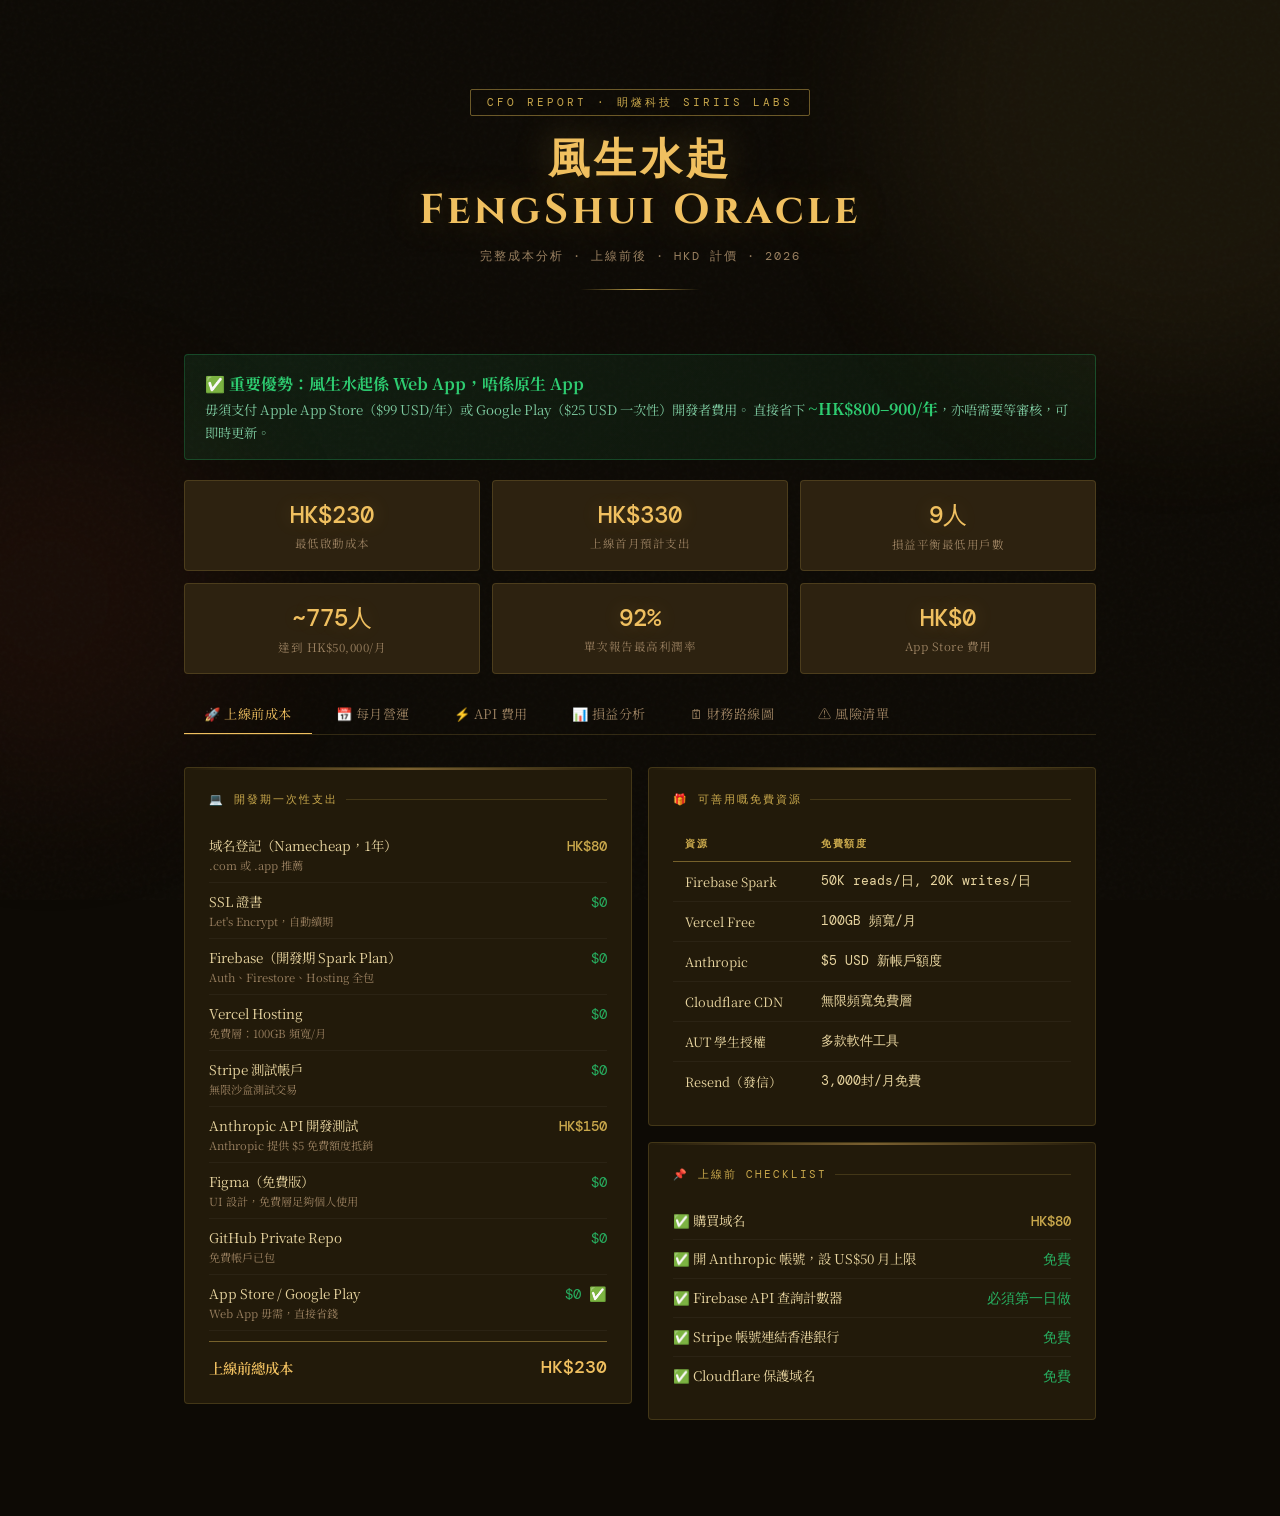
<file: fengshuioracle_cost_dashboard.html>
<!DOCTYPE html>
<html lang="zh-HK">
<head>
<meta charset="UTF-8">
<meta name="viewport" content="width=device-width, initial-scale=1.0">
<meta name="robots" content="noindex, nofollow" />
<title>風生水起 — 完整成本分析</title>
<link href="https://fonts.googleapis.com/css2?family=Noto+Serif+TC:wght@400;600;900&family=DM+Mono:wght@400;500&family=Cinzel:wght@700&display=swap" rel="stylesheet">
<style>
  :root {
    --gold: #C9A84C;
    --gold-bright: #F0C060;
    --gold-dim: #7A6030;
    --red: #C0392B;
    --red-soft: #E74C3C;
    --green: #1A6B4A;
    --green-bright: #27AE60;
    --ink: #0D0A05;
    --paper: #1A1208;
    --paper2: #221A0A;
    --paper3: #2D2210;
    --text: #E8D5A0;
    --text-dim: #9A8060;
    --border: rgba(201,168,76,0.2);
    --border-bright: rgba(201,168,76,0.5);
    --mono: 'DM Mono', monospace;
    --serif: 'Noto Serif TC', serif;
  }

  * { box-sizing: border-box; margin: 0; padding: 0; }

  body {
    background: var(--ink);
    color: var(--text);
    font-family: var(--serif);
    min-height: 100vh;
    overflow-x: hidden;
  }

  /* Noise texture overlay */
  body::before {
    content: '';
    position: fixed;
    inset: 0;
    background-image: url("data:image/svg+xml,%3Csvg viewBox='0 0 256 256' xmlns='http://www.w3.org/2000/svg'%3E%3Cfilter id='noise'%3E%3CfeTurbulence type='fractalNoise' baseFrequency='0.9' numOctaves='4' stitchTiles='stitch'/%3E%3C/filter%3E%3Crect width='100%25' height='100%25' filter='url(%23noise)' opacity='0.04'/%3E%3C/svg%3E");
    pointer-events: none;
    z-index: 0;
    opacity: 0.6;
  }

  /* Decorative background circles */
  .bg-deco {
    position: fixed;
    border-radius: 50%;
    pointer-events: none;
    z-index: 0;
    filter: blur(80px);
    opacity: 0.07;
  }
  .bg-deco-1 { width: 600px; height: 600px; background: var(--gold); top: -200px; right: -200px; }
  .bg-deco-2 { width: 400px; height: 400px; background: var(--red); bottom: 100px; left: -150px; }

  .wrapper {
    position: relative;
    z-index: 1;
    max-width: 960px;
    margin: 0 auto;
    padding: 40px 24px 80px;
  }

  /* ─── HEADER ─── */
  header {
    text-align: center;
    padding: 48px 0 40px;
    position: relative;
  }
  .header-badge {
    display: inline-block;
    font-family: var(--mono);
    font-size: 0.7rem;
    letter-spacing: 3px;
    color: var(--gold);
    border: 1px solid var(--border-bright);
    padding: 5px 16px;
    border-radius: 2px;
    margin-bottom: 20px;
    text-transform: uppercase;
  }
  header h1 {
    font-family: 'Cinzel', serif;
    font-size: clamp(1.6rem, 4vw, 2.6rem);
    color: var(--gold-bright);
    letter-spacing: 4px;
    line-height: 1.2;
    text-shadow: 0 0 40px rgba(201,168,76,0.3);
  }
  header .subtitle {
    font-family: var(--mono);
    font-size: 0.78rem;
    color: var(--text-dim);
    margin-top: 12px;
    letter-spacing: 2px;
  }
  .divider {
    width: 120px;
    height: 1px;
    background: linear-gradient(90deg, transparent, var(--gold), transparent);
    margin: 24px auto;
  }

  /* ─── TABS ─── */
  .tab-bar {
    display: flex;
    gap: 4px;
    margin-bottom: 32px;
    border-bottom: 1px solid var(--border);
    padding-bottom: 0;
    overflow-x: auto;
    scrollbar-width: none;
  }
  .tab-bar::-webkit-scrollbar { display: none; }
  .tab-btn {
    padding: 10px 20px;
    border: none;
    background: transparent;
    color: var(--text-dim);
    font-family: var(--serif);
    font-size: 0.82rem;
    cursor: pointer;
    border-bottom: 2px solid transparent;
    margin-bottom: -1px;
    white-space: nowrap;
    transition: all 0.2s;
    letter-spacing: 0.5px;
  }
  .tab-btn:hover { color: var(--gold); }
  .tab-btn.active {
    color: var(--gold-bright);
    border-bottom-color: var(--gold-bright);
  }

  .tab-pane { display: none; animation: fadeIn 0.3s ease; }
  .tab-pane.active { display: block; }
  @keyframes fadeIn { from { opacity: 0; transform: translateY(8px); } to { opacity: 1; transform: translateY(0); } }

  /* ─── CARDS ─── */
  .card {
    background: var(--paper2);
    border: 1px solid var(--border);
    border-radius: 4px;
    padding: 24px;
    position: relative;
    overflow: hidden;
  }
  .card::before {
    content: '';
    position: absolute;
    top: 0; left: 0; right: 0;
    height: 2px;
    background: linear-gradient(90deg, transparent, var(--gold-dim), transparent);
  }
  .card-title {
    font-family: var(--mono);
    font-size: 0.68rem;
    letter-spacing: 2px;
    color: var(--gold);
    text-transform: uppercase;
    margin-bottom: 20px;
    display: flex;
    align-items: center;
    gap: 8px;
  }
  .card-title::after {
    content: '';
    flex: 1;
    height: 1px;
    background: var(--border);
  }

  .grid-2 { display: grid; grid-template-columns: 1fr 1fr; gap: 16px; margin-bottom: 16px; }
  .grid-3 { display: grid; grid-template-columns: 1fr 1fr 1fr; gap: 16px; margin-bottom: 16px; }
  @media (max-width: 640px) {
    .grid-2, .grid-3 { grid-template-columns: 1fr; }
  }

  /* ─── COST ROWS ─── */
  .cost-row {
    display: flex;
    justify-content: space-between;
    align-items: baseline;
    padding: 9px 0;
    border-bottom: 1px solid rgba(255,255,255,0.04);
    font-size: 0.84rem;
  }
  .cost-row:last-child { border-bottom: none; }
  .cost-label { color: var(--text); flex: 1; }
  .cost-sub { font-size: 0.7rem; color: var(--text-dim); margin-top: 2px; }
  .cost-val { font-family: var(--mono); color: var(--gold); font-size: 0.88rem; font-weight: 500; }
  .cost-free { font-family: var(--mono); color: var(--green-bright); font-size: 0.88rem; }
  .cost-var { font-family: var(--mono); color: #E67E22; font-size: 0.88rem; }
  .cost-danger { font-family: var(--mono); color: var(--red-soft); font-size: 0.88rem; }

  .total-row {
    display: flex;
    justify-content: space-between;
    align-items: center;
    padding: 14px 0 0;
    margin-top: 10px;
    border-top: 1px solid var(--border-bright);
  }
  .total-label { color: var(--gold-bright); font-size: 0.9rem; font-weight: 600; }
  .total-val { font-family: var(--mono); color: var(--gold-bright); font-size: 1.1rem; font-weight: 500; }

  /* ─── HIGHLIGHT BOXES ─── */
  .kpi-grid { display: grid; grid-template-columns: repeat(3, 1fr); gap: 12px; margin-bottom: 20px; }
  @media (max-width: 640px) { .kpi-grid { grid-template-columns: 1fr 1fr; } }
  .kpi {
    background: var(--paper3);
    border: 1px solid var(--border);
    border-radius: 4px;
    padding: 18px 16px;
    text-align: center;
  }
  .kpi-num {
    font-family: var(--mono);
    font-size: 1.5rem;
    font-weight: 500;
    color: var(--gold-bright);
    display: block;
    text-shadow: 0 0 20px rgba(240,192,96,0.2);
  }
  .kpi-label { font-size: 0.72rem; color: var(--text-dim); margin-top: 5px; letter-spacing: 0.5px; }

  /* ─── TAGS ─── */
  .tag {
    display: inline-block;
    font-family: var(--mono);
    font-size: 0.65rem;
    padding: 2px 7px;
    border-radius: 2px;
    margin-left: 8px;
    vertical-align: middle;
    letter-spacing: 0.5px;
  }
  .tag-free { background: rgba(39,174,96,0.15); color: #2ECC71; border: 1px solid rgba(39,174,96,0.25); }
  .tag-warn { background: rgba(230,126,34,0.15); color: #E67E22; border: 1px solid rgba(230,126,34,0.25); }
  .tag-danger { background: rgba(192,57,43,0.15); color: #E74C3C; border: 1px solid rgba(192,57,43,0.25); }
  .tag-info { background: rgba(52,152,219,0.15); color: #3498DB; border: 1px solid rgba(52,152,219,0.25); }
  .tag-gold { background: rgba(201,168,76,0.15); color: var(--gold-bright); border: 1px solid var(--border); }

  /* ─── ALERT BOX ─── */
  .alert {
    border-radius: 4px;
    padding: 14px 18px;
    font-size: 0.82rem;
    margin-top: 14px;
    line-height: 1.6;
  }
  .alert-warn { background: rgba(230,126,34,0.08); border: 1px solid rgba(230,126,34,0.25); color: #E8A87C; }
  .alert-danger { background: rgba(192,57,43,0.08); border: 1px solid rgba(192,57,43,0.25); color: #E8807A; }
  .alert-good { background: rgba(39,174,96,0.08); border: 1px solid rgba(39,174,96,0.25); color: #7ECBA1; }
  .alert strong { color: var(--gold-bright); }

  /* ─── SCENARIOS ─── */
  .scenario-row {
    display: grid;
    grid-template-columns: 100px 1fr 120px 100px;
    gap: 12px;
    align-items: center;
    padding: 12px 0;
    border-bottom: 1px solid rgba(255,255,255,0.04);
    font-size: 0.83rem;
  }
  .scenario-row:last-child { border-bottom: none; }
  .s-tier { color: var(--text-dim); }
  .s-desc { color: var(--text); }
  .s-users { font-family: var(--mono); color: var(--gold); text-align: right; }
  .s-profit { font-family: var(--mono); text-align: right; }

  /* ─── PROGRESS BARS ─── */
  .prog-wrap { margin: 12px 0; }
  .prog-label { display: flex; justify-content: space-between; font-size: 0.78rem; margin-bottom: 6px; }
  .prog-label span:first-child { color: var(--text); }
  .prog-label span:last-child { font-family: var(--mono); color: var(--gold); }
  .prog-track { height: 6px; background: rgba(255,255,255,0.06); border-radius: 3px; overflow: hidden; }
  .prog-fill { height: 100%; border-radius: 3px; transition: width 1s cubic-bezier(.4,0,.2,1); }
  .fill-gold { background: linear-gradient(90deg, var(--gold-dim), var(--gold-bright)); }
  .fill-green { background: linear-gradient(90deg, var(--green), var(--green-bright)); }
  .fill-red { background: linear-gradient(90deg, #7B241C, var(--red-soft)); }
  .fill-orange { background: linear-gradient(90deg, #784212, #E67E22); }

  /* ─── TABLE ─── */
  .data-table { width: 100%; border-collapse: collapse; font-size: 0.8rem; }
  .data-table th {
    font-family: var(--mono);
    font-size: 0.65rem;
    letter-spacing: 1.5px;
    color: var(--gold);
    text-transform: uppercase;
    padding: 10px 12px;
    text-align: left;
    border-bottom: 1px solid var(--border-bright);
  }
  .data-table td {
    padding: 10px 12px;
    border-bottom: 1px solid rgba(255,255,255,0.04);
    color: var(--text);
    vertical-align: top;
  }
  .data-table tr:last-child td { border-bottom: none; }
  .data-table tr:hover td { background: rgba(201,168,76,0.03); }
  .td-num { font-family: var(--mono); color: var(--gold); text-align: right; }
  .td-green { font-family: var(--mono); color: var(--green-bright); }
  .td-red { font-family: var(--mono); color: var(--red-soft); }

  /* ─── TIMELINE ─── */
  .timeline { position: relative; padding-left: 28px; }
  .timeline::before {
    content: '';
    position: absolute;
    left: 8px;
    top: 8px;
    bottom: 8px;
    width: 1px;
    background: linear-gradient(180deg, var(--gold-dim), transparent);
  }
  .t-item {
    position: relative;
    margin-bottom: 20px;
    padding: 16px 20px;
    background: var(--paper3);
    border: 1px solid var(--border);
    border-radius: 4px;
  }
  .t-item::before {
    content: '';
    position: absolute;
    left: -24px;
    top: 20px;
    width: 8px; height: 8px;
    border-radius: 50%;
    background: var(--gold);
    box-shadow: 0 0 8px var(--gold);
  }
  .t-month { font-family: var(--mono); font-size: 0.68rem; color: var(--gold); letter-spacing: 2px; margin-bottom: 6px; }
  .t-title { font-size: 0.9rem; color: var(--gold-bright); margin-bottom: 8px; font-weight: 600; }
  .t-body { font-size: 0.8rem; color: var(--text-dim); line-height: 1.6; }
  .t-nums { display: flex; gap: 20px; margin-top: 10px; }
  .t-num { font-family: var(--mono); font-size: 0.82rem; }
  .t-num.red { color: var(--red-soft); }
  .t-num.green { color: var(--green-bright); }
  .t-num.gold { color: var(--gold-bright); }

  /* ─── SPECIAL ─── */
  .web-app-badge {
    background: linear-gradient(135deg, rgba(39,174,96,0.12), rgba(39,174,96,0.06));
    border: 1px solid rgba(39,174,96,0.3);
    border-radius: 4px;
    padding: 16px 20px;
    margin-bottom: 20px;
    font-size: 0.83rem;
    color: #7ECBA1;
    line-height: 1.6;
  }
  .web-app-badge strong { color: #2ECC71; font-size: 1rem; }

  .section-gap { margin-bottom: 16px; }

  /* ─── SCROLLBAR ─── */
  ::-webkit-scrollbar { width: 6px; }
  ::-webkit-scrollbar-track { background: var(--ink); }
  ::-webkit-scrollbar-thumb { background: var(--gold-dim); border-radius: 3px; }
</style>
</head>
<body>

<div class="bg-deco bg-deco-1"></div>
<div class="bg-deco bg-deco-2"></div>

<div class="wrapper">

  <!-- HEADER -->
  <header>
    <div class="header-badge">CFO Report · 眀燧科技 Siriis Labs</div>
    <h1>風生水起<br>FengShui Oracle</h1>
    <div class="subtitle">完整成本分析 · 上線前後 · HKD 計價 · 2026</div>
    <div class="divider"></div>
  </header>

  <!-- WEB APP NOTICE -->
  <div class="web-app-badge">
    <strong>✅ 重要優勢：風生水起係 Web App，唔係原生 App</strong><br>
    毋須支付 Apple App Store（$99 USD/年）或 Google Play（$25 USD 一次性）開發者費用。
    直接省下 <strong>~HK$800–900/年</strong>，亦唔需要等審核，可即時更新。
  </div>

  <!-- KPIs -->
  <div class="kpi-grid">
    <div class="kpi">
      <span class="kpi-num">HK$230</span>
      <div class="kpi-label">最低啟動成本</div>
    </div>
    <div class="kpi">
      <span class="kpi-num">HK$330</span>
      <div class="kpi-label">上線首月預計支出</div>
    </div>
    <div class="kpi">
      <span class="kpi-num">9人</span>
      <div class="kpi-label">損益平衡最低用戶數</div>
    </div>
    <div class="kpi">
      <span class="kpi-num">~775人</span>
      <div class="kpi-label">達到 HK$50,000/月</div>
    </div>
    <div class="kpi">
      <span class="kpi-num">92%</span>
      <div class="kpi-label">單次報告最高利潤率</div>
    </div>
    <div class="kpi">
      <span class="kpi-num">HK$0</span>
      <div class="kpi-label">App Store 費用</div>
    </div>
  </div>

  <!-- TABS -->
  <div class="tab-bar">
    <button class="tab-btn active" onclick="switchTab('pre')">🚀 上線前成本</button>
    <button class="tab-btn" onclick="switchTab('monthly')">📅 每月營運</button>
    <button class="tab-btn" onclick="switchTab('api')">⚡ API 費用</button>
    <button class="tab-btn" onclick="switchTab('breakeven')">📊 損益分析</button>
    <button class="tab-btn" onclick="switchTab('timeline')">🗓 財務路線圖</button>
    <button class="tab-btn" onclick="switchTab('risks')">⚠️ 風險清單</button>
  </div>

  <!-- ═══ TAB 1: 上線前成本 ═══ -->
  <div id="tab-pre" class="tab-pane active">
    <div class="grid-2">
      <div class="card section-gap">
        <div class="card-title">💻 開發期一次性支出</div>
        <div class="cost-row">
          <div><div class="cost-label">域名登記（Namecheap，1年）</div><div class="cost-sub">.com 或 .app 推薦</div></div>
          <span class="cost-val">HK$80</span>
        </div>
        <div class="cost-row">
          <div><div class="cost-label">SSL 證書</div><div class="cost-sub">Let's Encrypt，自動續期</div></div>
          <span class="cost-free">$0</span>
        </div>
        <div class="cost-row">
          <div><div class="cost-label">Firebase（開發期 Spark Plan）</div><div class="cost-sub">Auth、Firestore、Hosting 全包</div></div>
          <span class="cost-free">$0</span>
        </div>
        <div class="cost-row">
          <div><div class="cost-label">Vercel Hosting</div><div class="cost-sub">免費層：100GB 頻寬/月</div></div>
          <span class="cost-free">$0</span>
        </div>
        <div class="cost-row">
          <div><div class="cost-label">Stripe 測試帳戶</div><div class="cost-sub">無限沙盒測試交易</div></div>
          <span class="cost-free">$0</span>
        </div>
        <div class="cost-row">
          <div><div class="cost-label">Anthropic API 開發測試</div><div class="cost-sub">Anthropic 提供 $5 免費額度抵銷</div></div>
          <span class="cost-val">HK$150</span>
        </div>
        <div class="cost-row">
          <div><div class="cost-label">Figma（免費版）</div><div class="cost-sub">UI 設計，免費層足夠個人使用</div></div>
          <span class="cost-free">$0</span>
        </div>
        <div class="cost-row">
          <div><div class="cost-label">GitHub Private Repo</div><div class="cost-sub">免費帳戶已包</div></div>
          <span class="cost-free">$0</span>
        </div>
        <div class="cost-row">
          <div><div class="cost-label">App Store / Google Play</div><div class="cost-sub">Web App 毋需，直接省錢</div></div>
          <span class="cost-free">$0 ✅</span>
        </div>
        <div class="total-row">
          <span class="total-label">上線前總成本</span>
          <span class="total-val">HK$230</span>
        </div>
      </div>

      <div>
        <div class="card section-gap">
          <div class="card-title">🎁 可善用嘅免費資源</div>
          <table class="data-table">
            <thead><tr><th>資源</th><th>免費額度</th></tr></thead>
            <tbody>
              <tr><td>Firebase Spark</td><td class="td-green">50K reads/日, 20K writes/日</td></tr>
              <tr><td>Vercel Free</td><td class="td-green">100GB 頻寬/月</td></tr>
              <tr><td>Anthropic</td><td class="td-green">$5 USD 新帳戶額度</td></tr>
              <tr><td>Cloudflare CDN</td><td class="td-green">無限頻寬免費層</td></tr>
              <tr><td>AUT 學生授權</td><td class="td-green">多款軟件工具</td></tr>
              <tr><td>Resend（發信）</td><td class="td-green">3,000封/月免費</td></tr>
            </tbody>
          </table>
        </div>
        <div class="card">
          <div class="card-title">📌 上線前 Checklist</div>
          <div class="cost-row"><span class="cost-label">✅ 購買域名</span><span class="cost-val">HK$80</span></div>
          <div class="cost-row"><span class="cost-label">✅ 開 Anthropic 帳號，設 US$50 月上限</span><span class="cost-free">免費</span></div>
          <div class="cost-row"><span class="cost-label">✅ Firebase API 查詢計數器</span><span class="cost-free">必須第一日做</span></div>
          <div class="cost-row"><span class="cost-label">✅ Stripe 帳號連結香港銀行</span><span class="cost-free">免費</span></div>
          <div class="cost-row"><span class="cost-label">✅ Cloudflare 保護域名</span><span class="cost-free">免費</span></div>
        </div>
      </div>
    </div>
  </div>

  <!-- ═══ TAB 2: 每月營運 ═══ -->
  <div id="tab-monthly" class="tab-pane">
    <div class="grid-2">
      <div class="card section-gap">
        <div class="card-title">📦 固定月支出（不計 API）</div>
        <div class="cost-row">
          <div><div class="cost-label">域名（月均）</div><div class="cost-sub">HK$80/年 ÷ 12</div></div>
          <span class="cost-val">HK$7</span>
        </div>
        <div class="cost-row">
          <div><div class="cost-label">Vercel Hosting</div><div class="cost-sub">流量 &lt;100GB 保持免費</div></div>
          <span class="cost-free">$0</span>
        </div>
        <div class="cost-row">
          <div><div class="cost-label">Firebase Spark → Blaze</div><div class="cost-sub">超出免費層後升級，月均估算</div></div>
          <span class="cost-var">HK$0–80</span>
        </div>
        <div class="cost-row">
          <div><div class="cost-label">Resend（交易郵件）</div><div class="cost-sub">3,000封/月免費，之後 $20/月</div></div>
          <span class="cost-free">$0（初期）</span>
        </div>
        <div class="cost-row">
          <div><div class="cost-label">Cloudflare</div><div class="cost-sub">免費層</div></div>
          <span class="cost-free">$0</span>
        </div>
        <div class="cost-row">
          <div><div class="cost-label">Stripe 月費</div><div class="cost-sub">無月費，按交易收費</div></div>
          <span class="cost-free">$0</span>
        </div>
        <div class="total-row">
          <span class="total-label">固定底線（不計 API）</span>
          <span class="total-val">HK$7–87</span>
        </div>
      </div>

      <div class="card section-gap">
        <div class="card-title">💳 Stripe 交易費用</div>
        <div class="cost-row">
          <div><div class="cost-label">香港本地卡</div><div class="cost-sub">Visa / Mastercard</div></div>
          <span class="cost-val">3.4% + HK$2.35</span>
        </div>
        <div class="cost-row">
          <div><div class="cost-label">國際卡（海外用戶）</div></div>
          <span class="cost-val">3.9% + HK$2.35</span>
        </div>
        <div class="cost-row">
          <div><div class="cost-label">退款手續費</div></div>
          <span class="cost-var">HK$23/次</span>
        </div>
        <hr style="border-color: var(--border); margin: 12px 0;">
        <div style="font-size:0.78rem; color: var(--text-dim); margin-bottom:10px">實際扣費示例：</div>
        <div class="cost-row"><span class="cost-label">$28 訂閱收到</span><span class="cost-val">~HK$24.7 淨</span></div>
        <div class="cost-row"><span class="cost-label">$48 訂閱收到</span><span class="cost-val">~HK$43.0 淨</span></div>
        <div class="cost-row"><span class="cost-label">$68 訂閱收到</span><span class="cost-val">~HK$61.3 淨</span></div>
        <div class="cost-row"><span class="cost-label">$98 報告收到</span><span class="cost-val">~HK$90.3 淨</span></div>
        <div class="alert alert-warn">
          <strong>💡 建議：</strong>考慮 FPS 或轉數快作香港本地付款渠道，手續費接近零，但需要另外整合。
        </div>
      </div>
    </div>

    <div class="card">
      <div class="card-title">📊 月支出隨用戶增長（3個情景）</div>
      <table class="data-table">
        <thead>
          <tr>
            <th>月份階段</th>
            <th>付費用戶</th>
            <th>API 費</th>
            <th>Hosting / DB</th>
            <th>Stripe 費</th>
            <th>總支出</th>
            <th>毛收入</th>
            <th>淨利</th>
          </tr>
        </thead>
        <tbody>
          <tr>
            <td>開發期（M1）</td>
            <td>0</td>
            <td class="td-num">HK$150</td>
            <td class="td-num">$0</td>
            <td class="td-num">$0</td>
            <td class="td-red">HK$230</td>
            <td class="td-num">$0</td>
            <td class="td-red">-HK$230</td>
          </tr>
          <tr>
            <td>Beta 期（M2）</td>
            <td>0（50免費）</td>
            <td class="td-num">HK$43</td>
            <td class="td-num">$0</td>
            <td class="td-num">$0</td>
            <td class="td-red">HK$50</td>
            <td class="td-num">$0</td>
            <td class="td-red">-HK$50</td>
          </tr>
          <tr>
            <td>初收費（M3）</td>
            <td>30</td>
            <td class="td-num">HK$78</td>
            <td class="td-num">$7</td>
            <td class="td-num">HK$100</td>
            <td class="td-red">HK$185</td>
            <td class="td-num">HK$1,440</td>
            <td class="td-green">+HK$1,255</td>
          </tr>
          <tr>
            <td>增長期（M4）</td>
            <td>150</td>
            <td class="td-num">HK$390</td>
            <td class="td-num">$40</td>
            <td class="td-num">HK$480</td>
            <td class="td-red">HK$917</td>
            <td class="td-num">HK$7,200</td>
            <td class="td-green">+HK$6,283</td>
          </tr>
          <tr>
            <td>畢業月（M5）</td>
            <td>400</td>
            <td class="td-num">HK$1,040</td>
            <td class="td-num">$80</td>
            <td class="td-num">HK$1,280</td>
            <td class="td-red">HK$2,400</td>
            <td class="td-num">HK$19,200</td>
            <td class="td-green">+HK$16,800</td>
          </tr>
          <tr style="background: rgba(201,168,76,0.05);">
            <td><strong>目標月（M6）</strong></td>
            <td><strong>775</strong></td>
            <td class="td-num"><strong>HK$2,015</strong></td>
            <td class="td-num"><strong>HK$80</strong></td>
            <td class="td-num"><strong>HK$1,900</strong></td>
            <td class="td-red"><strong>HK$3,995</strong></td>
            <td class="td-num"><strong>HK$50,000</strong></td>
            <td class="td-green"><strong>+HK$46,005</strong></td>
          </tr>
        </tbody>
      </table>
    </div>
  </div>

  <!-- ═══ TAB 3: API 費用 ═══ -->
  <div id="tab-api" class="tab-pane">
    <div class="grid-2">
      <div class="card section-gap">
        <div class="card-title">🤖 Claude API 定價（USD，換算 HKD@7.8）</div>
        <table class="data-table">
          <thead><tr><th>模型</th><th>輸入</th><th>輸出</th><th>適用場景</th></tr></thead>
          <tbody>
            <tr>
              <td><strong>Haiku 3.5</strong> <span class="tag tag-gold">推薦免費層</span></td>
              <td class="td-num">$0.80/M</td>
              <td class="td-num">$4.00/M</td>
              <td>基礎八字、日常查詢</td>
            </tr>
            <tr>
              <td><strong>Sonnet 4</strong> <span class="tag tag-info">付費層</span></td>
              <td class="td-num">$3.00/M</td>
              <td class="td-num">$15.00/M</td>
              <td>深度報告、高級分析</td>
            </tr>
          </tbody>
        </table>
        <div class="alert alert-good" style="margin-top:12px">
          <strong>💡 策略：</strong>免費用戶全用 Haiku，付費用戶混用，深度報告才用 Sonnet。成本差距達 <strong>4–5倍</strong>。
        </div>
      </div>

      <div class="card section-gap">
        <div class="card-title">📉 每用戶 API 成本上限設計</div>
        <div class="cost-row">
          <div><div class="cost-label">免費用戶（1次/日，Haiku）</div><div class="cost-sub">~500 tokens/次，30日</div></div>
          <span class="cost-free">&lt;HK$2/月</span>
        </div>
        <div class="cost-row">
          <div><div class="cost-label">HK$28 訂閱（3次/日，Haiku）</div><div class="cost-sub">~800 tokens/次，30日</div></div>
          <span class="cost-val">~HK$6/月</span>
        </div>
        <div class="cost-row">
          <div><div class="cost-label">HK$68 訂閱（5次/日，混合）</div><div class="cost-sub">Haiku + Sonnet 輪用</div></div>
          <span class="cost-val">~HK$15/月</span>
        </div>
        <div class="cost-row">
          <div><div class="cost-label">HK$98 單次深度報告（Sonnet）</div><div class="cost-sub">~3,000 tokens 輸出</div></div>
          <span class="cost-val">~HK$2/份 ⭐</span>
        </div>
        <div class="total-row">
          <span class="total-label">$98報告利潤率</span>
          <span class="total-val" style="color: var(--green-bright)">~92%</span>
        </div>
      </div>
    </div>

    <div class="card section-gap">
      <div class="card-title">📈 API 月費 vs 用戶規模</div>
      <div class="prog-wrap">
        <div class="prog-label"><span>50用戶（MVP）</span><span>~HK$130/月</span></div>
        <div class="prog-track"><div class="prog-fill fill-green" style="width:10%"></div></div>
      </div>
      <div class="prog-wrap">
        <div class="prog-label"><span>200用戶</span><span>~HK$520/月</span></div>
        <div class="prog-track"><div class="prog-fill fill-green" style="width:30%"></div></div>
      </div>
      <div class="prog-wrap">
        <div class="prog-label"><span>500用戶</span><span>~HK$1,300/月</span></div>
        <div class="prog-track"><div class="prog-fill fill-gold" style="width:55%"></div></div>
      </div>
      <div class="prog-wrap">
        <div class="prog-label"><span>775用戶（目標）</span><span>~HK$2,015/月</span></div>
        <div class="prog-track"><div class="prog-fill fill-gold" style="width:75%"></div></div>
      </div>
      <div class="prog-wrap">
        <div class="prog-label"><span>1,000用戶（<strong>無限制</strong> ⚠️）</span><span style="color:var(--red-soft)">~HK$8,000+/月</span></div>
        <div class="prog-track"><div class="prog-fill fill-red" style="width:100%"></div></div>
      </div>
    </div>

    <div class="card">
      <div class="card-title">🛡️ 三層 API 成本防護（交 Product Dev 實施）</div>
      <div class="grid-3">
        <div style="background:var(--paper3);border:1px solid var(--border);border-radius:4px;padding:16px;">
          <div style="font-family:var(--mono);font-size:0.68rem;color:var(--gold);margin-bottom:10px;letter-spacing:1px">第一層 · 用戶</div>
          <div style="font-size:0.8rem;color:var(--text);line-height:1.8">
            Firebase Firestore<br>
            每日查詢計數器<br>
            午夜自動重置<br>
            按訂閱級別設上限
          </div>
        </div>
        <div style="background:var(--paper3);border:1px solid var(--border);border-radius:4px;padding:16px;">
          <div style="font-family:var(--mono);font-size:0.68rem;color:var(--gold);margin-bottom:10px;letter-spacing:1px">第二層 · 帳戶</div>
          <div style="font-size:0.8rem;color:var(--text);line-height:1.8">
            Anthropic Console<br>
            設 US$50 月上限<br>
            80% 時自動 email<br>
            超限顯示「服務繁忙」
          </div>
        </div>
        <div style="background:var(--paper3);border:1px solid var(--border);border-radius:4px;padding:16px;">
          <div style="font-family:var(--mono);font-size:0.68rem;color:var(--gold);margin-bottom:10px;letter-spacing:1px">第三層 · 全局</div>
          <div style="font-size:0.8rem;color:var(--text);line-height:1.8">
            同一 IP 每小時<br>
            限制 10 次請求<br>
            偵測異常爬蟲<br>
            Cloud Function 攔截
          </div>
        </div>
      </div>
      <div class="alert alert-danger" style="margin-top:14px">
        <strong>🚨 失控場景：</strong>如冇任何限流，1,000個免費用戶每日各查 10 次，單月 API 費可達 <strong>HK$8,000+</strong>，遠超收入。這是初創最常見死法之一。
      </div>
    </div>
  </div>

  <!-- ═══ TAB 4: 損益分析 ═══ -->
  <div id="tab-breakeven" class="tab-pane">
    <div class="grid-3 section-gap">
      <div style="background:rgba(192,57,43,0.08);border:1px solid rgba(192,57,43,0.2);border-radius:4px;padding:20px;text-align:center">
        <div style="font-family:var(--mono);font-size:0.65rem;color:var(--text-dim);letter-spacing:1.5px;margin-bottom:10px">😞 悲觀情景</div>
        <div style="font-family:var(--mono);font-size:1.4rem;color:var(--red-soft)">HK$28</div>
        <div style="font-size:0.72rem;color:var(--text-dim);margin:6px 0 12px">平均每用戶月費</div>
        <div style="font-size:0.78rem;color:var(--text-dim)">需付費用戶</div>
        <div style="font-family:var(--mono);font-size:1.6rem;color:var(--red-soft);font-weight:500">2,143人</div>
        <div style="font-size:0.7rem;color:var(--text-dim)">達 HK$50,000</div>
      </div>
      <div style="background:rgba(201,168,76,0.08);border:1px solid var(--border-bright);border-radius:4px;padding:20px;text-align:center">
        <div style="font-family:var(--mono);font-size:0.65rem;color:var(--text-dim);letter-spacing:1.5px;margin-bottom:10px">🎯 基準情景</div>
        <div style="font-family:var(--mono);font-size:1.4rem;color:var(--gold-bright)">HK$48</div>
        <div style="font-size:0.72rem;color:var(--text-dim);margin:6px 0 12px">混合平均月費</div>
        <div style="font-size:0.78rem;color:var(--text-dim)">需付費用戶</div>
        <div style="font-family:var(--mono);font-size:1.6rem;color:var(--gold-bright);font-weight:500">~775人</div>
        <div style="font-size:0.7rem;color:var(--text-dim)">達 HK$50,000</div>
      </div>
      <div style="background:rgba(39,174,96,0.08);border:1px solid rgba(39,174,96,0.2);border-radius:4px;padding:20px;text-align:center">
        <div style="font-family:var(--mono);font-size:0.65rem;color:var(--text-dim);letter-spacing:1.5px;margin-bottom:10px">🚀 樂觀情景</div>
        <div style="font-family:var(--mono);font-size:1.4rem;color:var(--green-bright)">HK$68</div>
        <div style="font-size:0.72rem;color:var(--text-dim);margin:6px 0 12px">高端訂閱為主</div>
        <div style="font-size:0.78rem;color:var(--text-dim)">需付費用戶</div>
        <div style="font-family:var(--mono);font-size:1.6rem;color:var(--green-bright);font-weight:500">~650人</div>
        <div style="font-size:0.7rem;color:var(--text-dim)">達 HK$50,000</div>
      </div>
    </div>

    <div class="grid-2">
      <div class="card section-gap">
        <div class="card-title">📊 損益平衡里程碑</div>
        <div class="prog-wrap">
          <div class="prog-label"><span>BEP（僅覆蓋固定成本）</span><span style="color:var(--green-bright)">9個付費用戶</span></div>
          <div class="prog-track"><div class="prog-fill fill-green" style="width:5%"></div></div>
        </div>
        <div class="prog-wrap">
          <div class="prog-label"><span>HK$5,000/月（零用錢）</span><span>需 ~110 人</span></div>
          <div class="prog-track"><div class="prog-fill fill-gold" style="width:25%"></div></div>
        </div>
        <div class="prog-wrap">
          <div class="prog-label"><span>HK$20,000/月（生活費）</span><span>需 ~430 人</span></div>
          <div class="prog-track"><div class="prog-fill fill-gold" style="width:55%"></div></div>
        </div>
        <div class="prog-wrap">
          <div class="prog-label"><span>HK$35,000/月（請一個人）</span><span>需 ~630 人</span></div>
          <div class="prog-track"><div class="prog-fill fill-gold" style="width:80%"></div></div>
        </div>
        <div class="prog-wrap">
          <div class="prog-label"><span>HK$50,000/月（目標）</span><span style="color:var(--green-bright)">需 ~775 人</span></div>
          <div class="prog-track"><div class="prog-fill fill-green" style="width:100%"></div></div>
        </div>
      </div>

      <div class="card section-gap">
        <div class="card-title">💰 月入 HK$50,000 損益表（基準）</div>
        <div class="cost-row"><span class="cost-label">毛收入</span><span class="cost-val">HK$50,000</span></div>
        <div class="cost-row"><span class="cost-label">(-) Stripe 手續費</span><span class="cost-danger">-HK$1,900</span></div>
        <div class="cost-row"><span class="cost-label">(-) Claude API 費（775用戶）</span><span class="cost-danger">-HK$2,015</span></div>
        <div class="cost-row"><span class="cost-label">(-) Firebase + Hosting</span><span class="cost-danger">-HK$80</span></div>
        <div class="cost-row"><span class="cost-label">(-) 域名雜費</span><span class="cost-danger">-HK$7</span></div>
        <div class="total-row" style="border-color:var(--green-bright)">
          <span class="total-label">稅前淨利</span>
          <span class="total-val" style="color:var(--green-bright)">HK$45,998</span>
        </div>
        <div style="margin-top:12px;font-size:0.78rem;color:var(--text-dim);line-height:1.8">
          香港利得稅首 HK$2M 利潤：<strong style="color:var(--gold)">8.25%</strong><br>
          月稅額估算：~HK$3,795<br>
          <strong style="color:var(--green-bright)">稅後月淨利：~HK$42,203</strong>
        </div>
      </div>
    </div>

    <div class="card">
      <div class="card-title">📦 推薦收入組合（達 HK$50,000）</div>
      <table class="data-table">
        <thead><tr><th>產品</th><th>定價</th><th>用戶/份數</th><th>毛收入</th><th>API成本</th><th>淨利率</th></tr></thead>
        <tbody>
          <tr>
            <td>月費訂閱（入門）</td>
            <td class="td-num">HK$48</td>
            <td class="td-num">400人</td>
            <td class="td-green">HK$19,200</td>
            <td class="td-red">-HK$2,400</td>
            <td class="td-green">87.5%</td>
          </tr>
          <tr>
            <td>月費訂閱（高級）</td>
            <td class="td-num">HK$68</td>
            <td class="td-num">200人</td>
            <td class="td-green">HK$13,600</td>
            <td class="td-red">-HK$3,000</td>
            <td class="td-green">78%</td>
          </tr>
          <tr>
            <td>單次深度報告 ⭐</td>
            <td class="td-num">HK$98</td>
            <td class="td-num">175份</td>
            <td class="td-green">HK$17,150</td>
            <td class="td-red">-HK$350</td>
            <td class="td-green">98%</td>
          </tr>
          <tr style="background: rgba(201,168,76,0.05)">
            <td><strong>合計</strong></td>
            <td>—</td>
            <td class="td-num"><strong>775</strong></td>
            <td class="td-green"><strong>HK$49,950</strong></td>
            <td class="td-red"><strong>-HK$5,750</strong></td>
            <td class="td-green"><strong>88.5%</strong></td>
          </tr>
        </tbody>
      </table>
      <div class="alert alert-good" style="margin-top:12px">
        <strong>⭐ 單次報告係最佳商業模式</strong>：用戶無需長期承諾、衝動購買率高、利潤率接近 98%。建議大力推廣此產品。
      </div>
    </div>
  </div>

  <!-- ═══ TAB 5: 財務路線圖 ═══ -->
  <div id="tab-timeline" class="tab-pane">
    <div class="timeline">
      <div class="t-item">
        <div class="t-month">M1 · 2026年7月</div>
        <div class="t-title">🔨 開發期 — 建立財務保護機制</div>
        <div class="t-body">
          購買域名；開 Anthropic 帳號設 US$50 月上限；Firebase 建立 API 查詢計數器；Stripe 連結銀行帳戶；開 Google Sheet 財務追蹤表。
        </div>
        <div class="t-nums">
          <span class="t-num red">支出 -HK$230</span>
          <span class="t-num gold">收入 HK$0</span>
          <span class="t-num red">淨 -HK$230</span>
        </div>
      </div>

      <div class="t-item">
        <div class="t-month">M2 · 2026年8月</div>
        <div class="t-title">🧪 Beta 測試 — 50個免費用戶</div>
        <div class="t-body">
          邀請朋友圈測試；驗證 API 限流是否正常；收集用戶反饋；觀察 Firebase 使用量；確認 Stripe 收款流程暢通。
        </div>
        <div class="t-nums">
          <span class="t-num red">支出 -HK$50</span>
          <span class="t-num gold">收入 HK$0</span>
          <span class="t-num red">淨 -HK$50</span>
        </div>
      </div>

      <div class="t-item">
        <div class="t-month">M3 · 2026年9月</div>
        <div class="t-title">💳 正式收費 — 目標 30 付費用戶</div>
        <div class="t-body">
          開放付費訂閱；推廣單次深度報告；Instagram / 小紅書開始發內容；升級 Firebase 至 Blaze Plan。
        </div>
        <div class="t-nums">
          <span class="t-num red">支出 -HK$185</span>
          <span class="t-num green">收入 HK$1,440</span>
          <span class="t-num green">淨 +HK$1,255</span>
        </div>
      </div>

      <div class="t-item">
        <div class="t-month">M4 · 2026年10月</div>
        <div class="t-title">📈 增長期 — 目標 150 付費用戶</div>
        <div class="t-body">
          社交媒體全力推廣；KOL 合作或口碑行銷；考慮推出年費優惠（例如 $398 折扣年費）；追蹤轉化漏斗。
        </div>
        <div class="t-nums">
          <span class="t-num red">支出 -HK$917</span>
          <span class="t-num green">收入 HK$7,200</span>
          <span class="t-num green">淨 +HK$6,283</span>
        </div>
      </div>

      <div class="t-item">
        <div class="t-month">M5 · 2026年11月 🎓</div>
        <div class="t-title">🎓 畢業月 — 目標 400 付費用戶</div>
        <div class="t-body">
          AUT 畢業，準備返港；安排香港稅務、銀行帳戶；考慮是否需要正式公司註冊（月入 >HK$20,000 才值得）；設定香港 Stripe 帳戶。
        </div>
        <div class="t-nums">
          <span class="t-num red">支出 -HK$2,400</span>
          <span class="t-num green">收入 HK$19,200</span>
          <span class="t-num green">淨 +HK$16,800</span>
        </div>
      </div>

      <div class="t-item" style="border-color: var(--border-bright); background: rgba(201,168,76,0.04)">
        <div class="t-month">M6 · 2026年12月 🎯</div>
        <div class="t-title" style="color:var(--gold-bright)">🏆 目標月 — 775 付費用戶，月入 HK$50,000</div>
        <div class="t-body">
          返港後全力推廣；香港新年命理旺季；考慮年費、企業套餐；研究台灣、星馬擴張可行性；招募兼職客服。
        </div>
        <div class="t-nums">
          <span class="t-num red">支出 -HK$3,995</span>
          <span class="t-num green">收入 HK$50,000</span>
          <span class="t-num gold" style="font-size:1rem">淨 +HK$46,005</span>
        </div>
      </div>
    </div>
  </div>

  <!-- ═══ TAB 6: 風險清單 ═══ -->
  <div id="tab-risks" class="tab-pane">
    <div class="card section-gap">
      <div class="card-title">🚨 財務風險登記冊</div>
      <table class="data-table">
        <thead>
          <tr>
            <th>風險項目</th>
            <th>風險級別</th>
            <th>影響</th>
            <th>緩解措施</th>
          </tr>
        </thead>
        <tbody>
          <tr>
            <td><strong>Claude API 費用失控</strong></td>
            <td><span class="tag tag-danger">極高</span></td>
            <td class="td-red">月蝕 HK$5,000+</td>
            <td>Firebase 計數器 + Anthropic 月上限 US$50</td>
          </tr>
          <tr>
            <td>免費用戶轉化率太低</td>
            <td><span class="tag tag-warn">高</span></td>
            <td class="td-red">收入不達標</td>
            <td>優化 Paywall 位置，推限時優惠</td>
          </tr>
          <tr>
            <td>Stripe 香港帳戶審核問題</td>
            <td><span class="tag tag-warn">中高</span></td>
            <td class="td-red">無法收款</td>
            <td>提早申請，準備備用 PayPal</td>
          </tr>
          <tr>
            <td>Firebase 突破免費層</td>
            <td><span class="tag tag-info">中</span></td>
            <td class="td-num">月多 HK$80</td>
            <td>監控 Firebase Console，設 Budget Alert</td>
          </tr>
          <tr>
            <td>Vercel 流量超出免費層</td>
            <td><span class="tag tag-info">中</span></td>
            <td class="td-num">月多 HK$155</td>
            <td>Cloudflare 緩存靜態資源降低流量</td>
          </tr>
          <tr>
            <td>匯率波動（USD 支出）</td>
            <td><span class="tag tag-info">低中</span></td>
            <td class="td-num">±5–10%</td>
            <td>季度結算，監控 USD/HKD（聯繫匯率穩定）</td>
          </tr>
          <tr>
            <td>NZ 學生稅務申報</td>
            <td><span class="tag tag-free">低</span></td>
            <td class="td-num">學生收入低，影響輕微</td>
            <td>IRD 申報，可諮詢 AUT 財務輔導</td>
          </tr>
          <tr>
            <td>競爭對手抄襲定價</td>
            <td><span class="tag tag-info">低中</span></td>
            <td class="td-num">市場壓力</td>
            <td>加深護城河，品牌差異化</td>
          </tr>
        </tbody>
      </table>
    </div>

    <div class="grid-2">
      <div class="card">
        <div class="card-title">🏢 香港公司註冊成本（將來參考）</div>
        <div class="cost-row"><span class="cost-label">公司註冊費（政府）</span><span class="cost-val">HK$1,720</span></div>
        <div class="cost-row"><span class="cost-label">商業登記費（年）</span><span class="cost-val">HK$2,000</span></div>
        <div class="cost-row"><span class="cost-label">會計師費（年，小型）</span><span class="cost-val">HK$5,000–12,000</span></div>
        <div class="cost-row"><span class="cost-label">審計費（年，小型）</span><span class="cost-val">HK$8,000–20,000</span></div>
        <div class="cost-row"><span class="cost-label">利得稅（首 HK$2M 利潤）</span><span class="cost-val">8.25%</span></div>
        <div class="alert alert-warn" style="margin-top:12px">
          建議月入 <strong>&gt;HK$20,000</strong> 才考慮正式公司註冊，之前個人名義運營省成本。
        </div>
      </div>
      <div class="card">
        <div class="card-title">✅ 立即行動清單（今日起）</div>
        <div class="cost-row"><span class="cost-label">1. 購買域名（Namecheap）</span><span class="cost-val">今日</span></div>
        <div class="cost-row"><span class="cost-label">2. Anthropic 設 US$50 月上限</span><span class="cost-val">上線前</span></div>
        <div class="cost-row"><span class="cost-label">3. Firebase 查詢計數器</span><span class="cost-val">開發第一日</span></div>
        <div class="cost-row"><span class="cost-label">4. Stripe 連結銀行</span><span class="cost-val">Beta 前</span></div>
        <div class="cost-row"><span class="cost-label">5. Google Sheet 財務追蹤表</span><span class="cost-val">本週</span></div>
        <div class="cost-row"><span class="cost-label">6. Cloudflare 設 Budget Alert</span><span class="cost-val">上線時</span></div>
      </div>
    </div>
  </div>

</div><!-- /wrapper -->

<script>
  function switchTab(id) {
    document.querySelectorAll('.tab-pane').forEach(p => p.classList.remove('active'));
    document.querySelectorAll('.tab-btn').forEach(b => b.classList.remove('active'));
    document.getElementById('tab-' + id).classList.add('active');
    event.currentTarget.classList.add('active');
  }
</script>
</body>
</html>
</file>
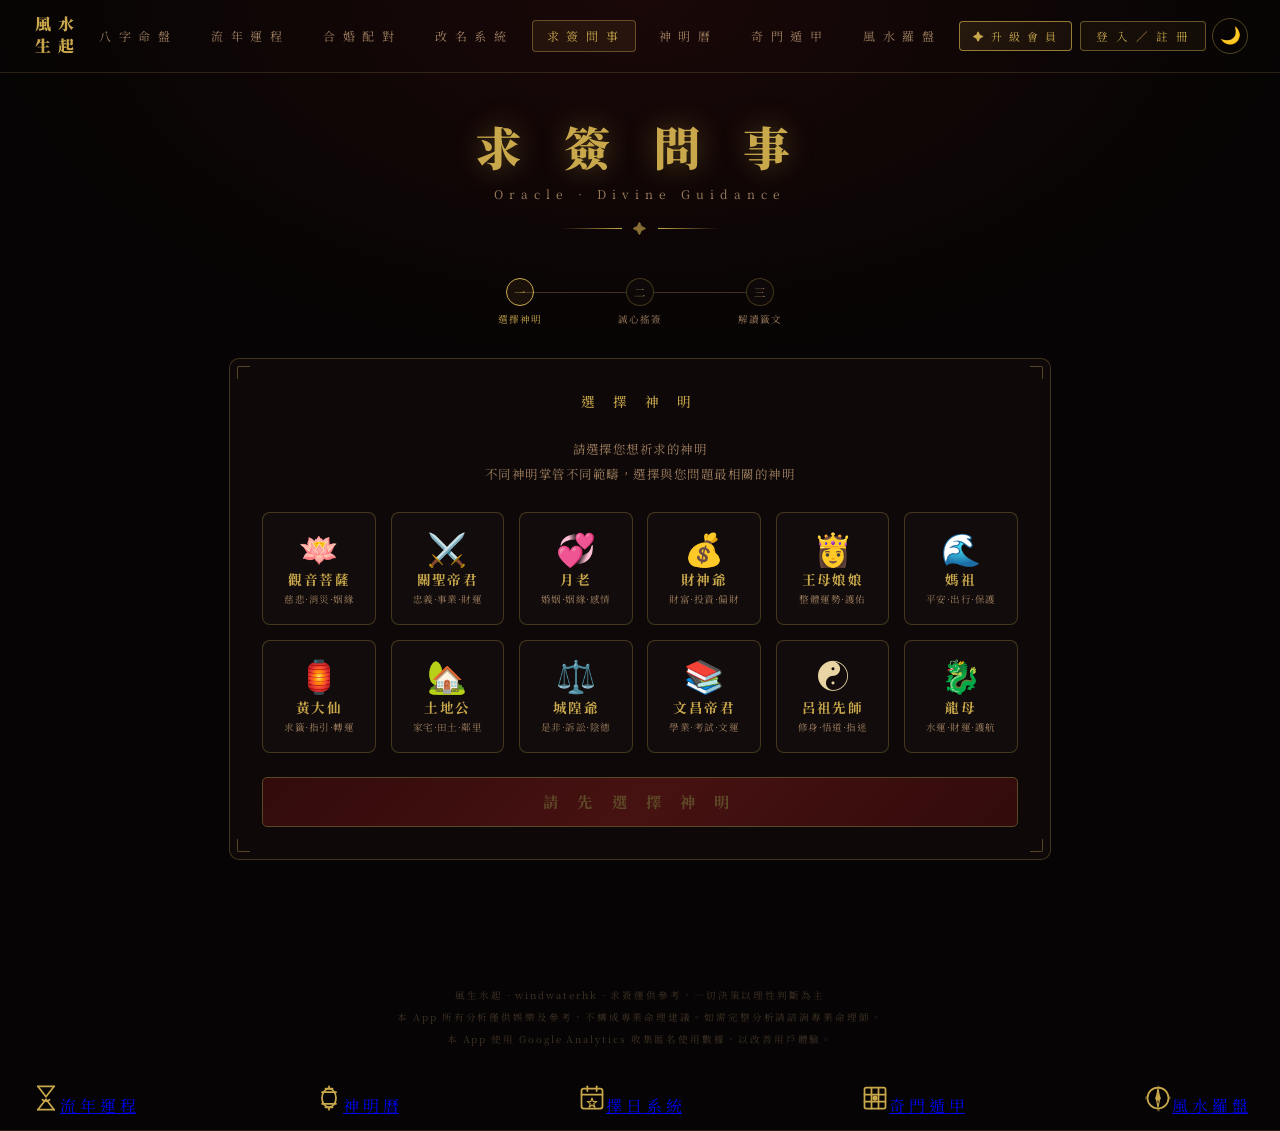
<file: oracle.html>
﻿<!DOCTYPE html>
<html lang="zh-TW">
<head>
  <link rel="apple-touch-icon" href="/icon-ww-192.png">
  <!-- Google tag (gtag.js) -->
  <script async src="https://www.googletagmanager.com/gtag/js?id=G-C92926GR2M"></script>
  <script>
    window.dataLayer = window.dataLayer || [];
    function gtag(){dataLayer.push(arguments);}
    gtag('js', new Date());
    gtag('config', 'G-C92926GR2M');
  </script>
  <meta charset="UTF-8">
  <meta name="google-site-verification" content="ROj7h-SddkefuqcLS0IDsVRRmQ972elp0FBMfj1N0pc">
  <meta name="viewport" content="width=device-width, initial-scale=1.0">
  <meta name="description" content="風生水起求簽解籤 — 12位神明、100支籤、即時白話文解籤，觀音、關帝、月老、財神">
  <meta name="keywords" content="風水,八字,命理,求簽,合婚,奇門遁甲,香港,免費,windwater,風生水起">
  <!-- PWA Manifest -->
  <link rel="manifest" href="/manifest.json">
  <!-- PWA Meta Tags -->
  <meta name="theme-color" content="#c9a84c">
  <meta name="mobile-web-app-capable" content="yes">
  <meta name="apple-mobile-web-app-capable" content="yes">
  <meta name="apple-mobile-web-app-status-bar-style" content="black-translucent">
  <meta name="apple-mobile-web-app-title" content="風生水起">
  <!-- Icons -->
  <link rel="apple-touch-icon" href="/icon-ww-192.png">
  <link rel="icon" type="image/png" href="/icon-ww-192.png">
  <title>風生水起 · 求簽問事</title>
  <meta property="og:title" content="風生水起 · windwaterhk">
  <meta property="og:description" content="最易用嘅中式命理 App，八字命盤、求簽問事、合婚配對、神明曆">
  <meta property="og:url" content="https://fengshuioracle.vercel.app">
  <link href="https://fonts.googleapis.com/css2?family=Noto+Serif+TC:wght@400;500;700;900&display=swap" rel="stylesheet">
  <link rel="stylesheet" href="auth.css">
  <link rel="stylesheet" href="theme.css">
  <script src="theme.js"></script>
  <style>
    :root {
      --gold: #c9a84c;
      --gold-light: #e8d080;
      --gold-dim: rgba(201,168,76,0.28);
      --red-dark: #6b1010;
      --red-mid: #9b2020;
      --bg: #060404;
      --bg-card: #0e0808;
      --bg-input: rgba(255,255,255,0.04);
      --text: #e8d5a3;
      --text-dim: #a08060;  /* #a08060 on #0e0808 ≈ 5.44:1 (WCAG AA) */
    }
    * { box-sizing: border-box; margin: 0; padding: 0; }

    body {
      font-family: 'Noto Serif TC', serif;
      background: var(--bg);
      color: var(--text);
      min-height: 100vh;
      background-image: radial-gradient(ellipse 80% 50% at 50% 0%, #1a0808 0%, transparent 65%);
    }

    /* ── Nav ─────────────────────────────────────────── */
    nav {
      display: flex;
      align-items: center;
      justify-content: space-between;
      padding: 1rem 2rem;
      border-bottom: 1px solid var(--gold-dim);
    }
    /* ── Unified nav (shared with index.html) ────────── */
    nav {
      display: flex;
      align-items: center;
      justify-content: space-between;
      padding: 0.85rem 2rem;
      border-bottom: 1px solid rgba(201,168,76,0.18);
    }
    .nav-brand {
      text-decoration: none;
      display: flex;
      flex-direction: row;
      align-items: center;
      gap: 0.5rem;
    }
    .logo-text {
      display: grid;
      grid-template-columns: 1fr 1fr;
      grid-template-rows: 1fr 1fr;
      width: 2.4rem;
      height: 2.4rem;
      font-size: 0.7rem;
      font-weight: 900;
      color: var(--gold);
      line-height: 1.2;
      text-align: center;
      letter-spacing: 0;
      flex-shrink: 0;
    }
    .nav-brand .brand-sub {
      font-size: 0.55rem;
      font-weight: 400;
      letter-spacing: 0.18em;
      color: rgba(144,112,80,0.85);
      line-height: 1.2;
      margin-top: 0.15rem;
    }
    .nav-tabs { display: flex; gap: 0.5rem; }
    .nav-tab {
      font-size: 0.75rem;
      font-family: 'Noto Serif TC', serif;
      letter-spacing: 0.2em;
      text-decoration: none;
      padding: 0.38rem 0.88rem;
      border-radius: 4px;
      border: 1px solid transparent;
      color: var(--text-dim);
      transition: color 0.2s, background 0.2s, border-color 0.2s;
    }
    .nav-tab.active {
      color: var(--gold);
      border-color: rgba(201,168,76,0.4);
      background: rgba(201,168,76,0.08);
    }
    .nav-tab:not(.active):hover { color: var(--text); }

    /* ── Header ──────────────────────────────────────── */
    header {
      text-align: center;
      padding: 2.5rem 1rem 1.5rem;
    }
    .page-title {
      font-size: clamp(1.9rem, 5.5vw, 2.9rem);
      font-weight: 900;
      color: var(--gold);
      letter-spacing: 0.35em;
      text-shadow: 0 0 28px rgba(201,168,76,0.38);
    }
    .page-sub {
      font-size: 0.75rem;
      color: var(--text-dim);
      letter-spacing: 0.5em;
      margin-top: 0.4rem;
    }
    .divider {
      display: flex; align-items: center; gap: 0.7rem;
      margin: 1rem auto; width: fit-content;
    }
    .divider::before, .divider::after {
      content: ''; display: block; width: 60px; height: 1px;
    }
    .divider::before { background: linear-gradient(to right, transparent, var(--gold)); }
    .divider::after  { background: linear-gradient(to left,  transparent, var(--gold)); }
    .divider-sym { color: var(--gold); font-size: 0.85rem; opacity: 0.65; }

    /* ── Main ────────────────────────────────────────── */
    main { max-width: 860px; margin: 0 auto; padding: 0 1.2rem 5rem; }

    /* ── Card ────────────────────────────────────────── */
    .card {
      background: var(--bg-card);
      border: 1px solid var(--gold-dim);
      border-radius: 10px;
      padding: 2rem;
      position: relative;
      margin-bottom: 1.5rem;
    }
    .cc { position:absolute; width:13px; height:13px; border-color:var(--gold); border-style:solid; opacity:0.38; }
    .cc.tl { top:7px;    left:7px;  border-width:1px 0 0 1px; border-radius:2px 0 0 0; }
    .cc.tr { top:7px;    right:7px; border-width:1px 1px 0 0; border-radius:0 2px 0 0; }
    .cc.bl { bottom:7px; left:7px;  border-width:0 0 1px 1px; border-radius:0 0 0 2px; }
    .cc.br { bottom:7px; right:7px; border-width:0 1px 1px 0; border-radius:0 0 2px 0; }
    .card-title {
      text-align: center; color: var(--gold);
      font-size: 0.85rem; letter-spacing: 0.55em;
      margin-bottom: 1.6rem; font-weight: 500;
    }

    /* ── Step indicators ─────────────────────────────── */
    .steps {
      display: flex;
      justify-content: center;
      gap: 0;
      margin-bottom: 2rem;
    }
    .step {
      display: flex;
      flex-direction: column;
      align-items: center;
      gap: 0.35rem;
      flex: 1;
      max-width: 120px;
      position: relative;
    }
    .step + .step::before {
      content: '';
      position: absolute;
      left: -50%; top: 14px;
      width: 100%; height: 1px;
      background: var(--gold-dim);
    }
    .step-num {
      width: 28px; height: 28px;
      border-radius: 50%;
      border: 1px solid var(--gold-dim);
      display: flex; align-items: center; justify-content: center;
      font-size: 0.72rem;
      color: var(--text-dim);
      background: var(--bg-card);
      position: relative; z-index: 1;
      transition: all 0.3s;
    }
    .step-num.active { border-color: var(--gold); color: var(--gold); background: rgba(201,168,76,0.08); }
    .step-num.done { border-color: var(--gold); background: var(--gold); color: #0a0605; font-weight: 700; }
    .step-label { font-size: 0.6rem; color: var(--text-dim); letter-spacing: 0.1em; text-align: center; }
    .step-label.active { color: var(--gold); }

    /* ── STEP 1: Deity selection ─────────────────────── */
    #step1 { display: block; }
    #step2, #step3 { display: none; }

    .deity-intro {
      text-align: center;
      font-size: 0.78rem;
      color: var(--text-dim);
      letter-spacing: 0.12em;
      line-height: 2;
      margin-bottom: 1.6rem;
    }

    .deity-grid {
      display: grid;
      grid-template-columns: repeat(auto-fill, minmax(110px, 1fr));
      gap: 0.9rem;
    }

    .deity-card {
      padding: 1.1rem 0.5rem;
      background: rgba(255,255,255,0.02);
      border: 1px solid var(--gold-dim);
      border-radius: 8px;
      text-align: center;
      cursor: pointer;
      transition: all 0.22s;
      position: relative;
    }
    .deity-card:hover {
      background: rgba(201,168,76,0.06);
      border-color: rgba(201,168,76,0.5);
      transform: translateY(-2px);
    }
    .deity-card.selected {
      background: rgba(201,168,76,0.1);
      border-color: var(--gold);
      box-shadow: 0 0 14px rgba(201,168,76,0.12);
    }
    .deity-icon { font-size: 2rem; margin-bottom: 0.4rem; line-height: 1; }
    .deity-name { font-size: 0.85rem; font-weight: 700; color: var(--gold); letter-spacing: 0.1em; }
    .deity-title { font-size: 0.6rem; color: var(--text-dim); letter-spacing: 0.05em; margin-top: 0.2rem; line-height: 1.5; }

    .btn-next {
      display: block;
      width: 100%;
      margin-top: 1.5rem;
      padding: 0.85rem;
      background: linear-gradient(135deg, var(--red-dark), var(--red-mid) 50%, var(--red-dark));
      border: 1px solid var(--gold);
      color: #d4af5a;
      font-family: 'Noto Serif TC', serif;
      font-size: 0.95rem;
      font-weight: 700;
      letter-spacing: 0.5em;
      cursor: pointer;
      border-radius: 5px;
      transition: all 0.28s;
    }
    .btn-next:hover { border-color: var(--gold-light); color: #e8c870; box-shadow: 0 0 16px rgba(201,168,76,0.14); }
    .btn-next:disabled { opacity: 0.4; cursor: default; }

    /* ── STEP 2: Shake & question ────────────────────── */
    .question-label {
      font-size: 0.7rem;
      color: var(--text-dim);
      letter-spacing: 0.25em;
      margin-bottom: 0.45rem;
    }
    .question-input {
      width: 100%;
      background: var(--bg-input);
      border: 1px solid rgba(201,168,76,0.22);
      color: var(--text);
      font-family: 'Noto Serif TC', serif;
      font-size: 0.9rem;
      padding: 0.65rem 0.8rem;
      border-radius: 5px;
      outline: none;
      transition: border-color 0.2s;
      margin-bottom: 1.5rem;
      resize: none;
    }
    .question-input:focus { border-color: var(--gold); }

    /* Shake area */
    .shake-area {
      display: flex;
      flex-direction: column;
      align-items: center;
      gap: 1.2rem;
      padding: 2rem 1rem;
    }

    .deity-banner {
      font-size: 0.8rem;
      color: var(--text-dim);
      letter-spacing: 0.3em;
    }
    .deity-banner span { color: var(--gold); font-weight: 700; }

    /* Cylinder (筒) — 廟宇紅木籤筒風格 */
    .cylinder-wrap {
      position: relative;
      width: 78px; height: 195px;
      cursor: pointer;
      user-select: none;
    }

    .cylinder {
      width: 78px; height: 168px;
      position: absolute;
      bottom: 0;
      /* 3D barrel: darker edges, lighter centre highlight */
      background:
        linear-gradient(to right,
          #2a0606 0%,
          #5C0F0F 14%,
          #8B1A1A 38%,
          #a02020 50%,
          #8B1A1A 62%,
          #5C0F0F 86%,
          #2a0606 100%
        );
      border-radius: 10px 10px 8px 8px;
      overflow: visible;
      box-shadow:
        inset 0 0 18px rgba(0,0,0,0.45),
        0 8px 28px rgba(0,0,0,0.65),
        0 2px 8px rgba(0,0,0,0.4);
      transition: transform 0.1s;
    }

    /* Subtle vertical centre-light shimmer */
    .cylinder::before {
      content: '';
      position: absolute;
      top: 10px; bottom: 10px;
      left: 42%; width: 14%;
      background: linear-gradient(to right, transparent, rgba(255,180,180,0.07), transparent);
      border-radius: 50%;
      pointer-events: none;
    }

    /* Top gold ellipse rim */
    .cylinder-rim-top {
      position: absolute;
      top: -7px; left: -4px; right: -4px;
      height: 16px;
      background: linear-gradient(to bottom, #f0d070, #c9a840 55%, #a07820);
      border-radius: 50%;
      box-shadow: 0 3px 8px rgba(0,0,0,0.5), inset 0 1px 3px rgba(255,240,160,0.4);
      z-index: 3;
    }

    /* Bottom gold ellipse rim */
    .cylinder-rim-bot {
      position: absolute;
      bottom: -7px; left: -4px; right: -4px;
      height: 16px;
      background: linear-gradient(to bottom, #c9a840, #a07820 55%, #8a6010);
      border-radius: 50%;
      box-shadow: 0 -2px 6px rgba(0,0,0,0.45);
      z-index: 3;
    }

    /* 回字紋 decorative bands */
    .hui-band {
      position: absolute;
      left: 5px; right: 5px;
      height: 14px;
      border-top: 1px solid rgba(201,168,76,0.55);
      border-bottom: 1px solid rgba(201,168,76,0.55);
      background: repeating-linear-gradient(
        90deg,
        rgba(201,168,76,0.12) 0px, rgba(201,168,76,0.12) 3px,
        transparent 3px, transparent 7px,
        rgba(201,168,76,0.08) 7px, rgba(201,168,76,0.08) 8px,
        transparent 8px, transparent 11px
      );
      z-index: 1;
    }
    .hui-band.top { top: 20px; }
    .hui-band.bot { bottom: 20px; }

    /* 籤 character */
    .cylinder-label {
      position: absolute;
      top: 50%; left: 50%;
      transform: translate(-50%, -48%);
      font-size: 2.1rem;
      font-weight: 900;
      color: #e8c060;
      letter-spacing: 0;
      line-height: 1;
      text-shadow:
        0 0 14px rgba(232,192,96,0.7),
        0 2px 5px rgba(0,0,0,0.6);
      z-index: 2;
    }

    /* Sticks peeking out */
    .sticks {
      position: absolute;
      top: -38px; left: 50%;
      transform: translateX(-50%);
      display: flex;
      gap: 3px;
      z-index: 4;
    }
    .stick {
      width: 4px;
      /* gold tip top ~20%, bamboo body rest */
      background: linear-gradient(to bottom,
        #f0d060 0%, #d4aa40 18%,
        #D4A853 18%, #b8893a 65%, #9a7028 100%
      );
      border-radius: 2px 2px 0 0;
      transform-origin: bottom center;
      box-shadow: 1px 0 2px rgba(0,0,0,0.35);
    }
    .stick:nth-child(1) { transform: rotate(-9deg);  height: 42px; }
    .stick:nth-child(2) { transform: rotate(3deg);   height: 50px; }
    .stick:nth-child(3) { transform: rotate(-4deg);  height: 36px; }
    .stick:nth-child(4) { transform: rotate(8deg);   height: 46px; }
    .stick:nth-child(5) { transform: rotate(-6deg);  height: 40px; }

    /* Shake animation */
    @keyframes shakeAnim {
      0%  { transform: rotate(0deg)   translateX(0); }
      10% { transform: rotate(-6deg)  translateX(-4px); }
      20% { transform: rotate(5deg)   translateX(4px); }
      30% { transform: rotate(-7deg)  translateX(-5px); }
      40% { transform: rotate(4deg)   translateX(3px); }
      50% { transform: rotate(-5deg)  translateX(-4px); }
      60% { transform: rotate(6deg)   translateX(4px); }
      70% { transform: rotate(-4deg)  translateX(-3px); }
      80% { transform: rotate(3deg)   translateX(2px); }
      90% { transform: rotate(-2deg)  translateX(-1px); }
      100%{ transform: rotate(0deg)   translateX(0); }
    }
    @keyframes stickFly {
      0%  { transform: rotate(var(--r)) translateY(0); }
      40% { transform: rotate(calc(var(--r) + 20deg)) translateY(-12px); }
      70% { transform: rotate(calc(var(--r) - 15deg)) translateY(-8px); }
      100%{ transform: rotate(var(--r)) translateY(0); }
    }
    .cylinder.shaking { animation: shakeAnim 0.5s ease-in-out; }
    .cylinder.shaking .stick:nth-child(1) { --r: -8deg; animation: stickFly 0.5s ease-in-out; }
    .cylinder.shaking .stick:nth-child(2) { --r: 2deg;  animation: stickFly 0.5s ease-in-out 0.05s; }
    .cylinder.shaking .stick:nth-child(3) { --r: -3deg; animation: stickFly 0.5s ease-in-out 0.02s; }
    .cylinder.shaking .stick:nth-child(4) { --r: 7deg;  animation: stickFly 0.5s ease-in-out 0.07s; }
    .cylinder.shaking .stick:nth-child(5) { --r: -5deg; animation: stickFly 0.5s ease-in-out 0.03s; }

    .shake-hint {
      font-size: 0.72rem;
      color: var(--text-dim);
      letter-spacing: 0.2em;
      text-align: center;
      line-height: 1.8;
    }
    .shake-count {
      font-size: 0.68rem;
      color: rgba(201,168,76,0.5);
      letter-spacing: 0.2em;
    }

    /* ── STEP 3: Result ──────────────────────────────── */
    .lot-number-wrap {
      display: flex;
      flex-direction: column;
      align-items: center;
      gap: 0.4rem;
      margin-bottom: 2rem;
    }
    .lot-label { font-size: 0.7rem; color: var(--text-dim); letter-spacing: 0.3em; }
    .lot-number {
      font-size: 4rem;
      font-weight: 900;
      color: var(--gold);
      text-shadow: 0 0 24px rgba(201,168,76,0.4);
      line-height: 1;
    }
    .lot-tier {
      font-size: 0.9rem;
      letter-spacing: 0.2em;
      font-weight: 700;
      padding: 0.2rem 1rem;
      border-radius: 20px;
      border: 1px solid;
    }
    .tier-shang  { color: #e8d080; border-color: rgba(232,208,128,0.4); background: rgba(232,208,128,0.08); }
    .tier-zhong  { color: #8aaa6a; border-color: rgba(138,170,106,0.4); background: rgba(138,170,106,0.08); }
    .tier-xia    { color: #cc6644; border-color: rgba(204,102,68,0.4);  background: rgba(204,102,68,0.08);  }
    .tier-da-ji  { color: #ffd700; border-color: rgba(255,215,0,0.5);   background: rgba(255,215,0,0.1);    }
    .tier-da-xiong { color: #cc4444; border-color: rgba(204,68,68,0.5); background: rgba(204,68,68,0.1);    }

    /* Divider between sections */
    .section-div {
      width: 100%; height: 1px;
      background: linear-gradient(to right, transparent, var(--gold-dim), transparent);
      margin: 1.5rem 0;
    }

    /* Lot poem */
    .lot-poem {
      text-align: center;
      font-size: 1.05rem;
      font-weight: 700;
      color: var(--text);
      letter-spacing: 0.2em;
      line-height: 2.6;
      margin-bottom: 0.5rem;
    }
    .lot-poem-note {
      text-align: center;
      font-size: 0.7rem;
      color: var(--text-dim);
      letter-spacing: 0.1em;
      line-height: 1.8;
    }

    /* Deity message */
    .deity-msg-box {
      background: rgba(201,168,76,0.05);
      border: 1px solid var(--gold-dim);
      border-left: 3px solid var(--gold);
      border-radius: 0 6px 6px 0;
      padding: 0.85rem 1.1rem;
      font-size: 0.8rem;
      line-height: 2;
      color: var(--text);
      letter-spacing: 0.06em;
      margin-bottom: 1.2rem;
      font-style: italic;
    }

    /* Basic interpretation */
    .basic-interp {
      background: rgba(201,168,76,0.04);
      border: 1px solid var(--gold-dim);
      border-radius: 7px;
      padding: 1.1rem 1.3rem;
    }
    .bi-label {
      font-size: 0.65rem;
      color: var(--text-dim);
      letter-spacing: 0.3em;
      margin-bottom: 0.6rem;
    }
    .bi-text {
      font-size: 0.88rem;
      line-height: 2;
      color: var(--text);
      letter-spacing: 0.05em;
    }

    /* Aspects row */
    .aspects-row {
      display: grid;
      grid-template-columns: repeat(auto-fit, minmax(130px, 1fr));
      gap: 0.7rem;
      margin-top: 1.2rem;
    }
    .aspect-card {
      background: rgba(255,255,255,0.02);
      border: 1px solid var(--gold-dim);
      border-radius: 6px;
      padding: 0.8rem;
      text-align: center;
    }
    .aspect-icon { font-size: 1.2rem; margin-bottom: 0.3rem; }
    .aspect-name { font-size: 0.65rem; color: var(--text-dim); letter-spacing: 0.2em; margin-bottom: 0.3rem; }
    .aspect-val  { font-size: 0.8rem; font-weight: 700; color: var(--gold); letter-spacing: 0.1em; }

    /* AI Deep Reading (locked) */
    .ai-deep-section {
      margin-top: 1.3rem;
      background: linear-gradient(135deg, #130a22, #1e0e38);
      border: 1px solid rgba(175,130,255,0.3);
      border-radius: 8px;
      padding: 1.4rem;
      position: relative;
      overflow: hidden;
    }
    .ai-deep-section::before {
      content: '✦';
      position: absolute;
      top: -0.8rem; right: 1.2rem;
      font-size: 1.5rem;
      color: rgba(200,168,255,0.2);
    }
    .ai-deep-title {
      font-size: 0.8rem;
      color: rgba(200,168,255,0.85);
      letter-spacing: 0.4em;
      font-weight: 700;
      margin-bottom: 0.6rem;
    }
    .ai-deep-preview {
      font-size: 0.8rem;
      color: rgba(200,168,255,0.45);
      line-height: 1.9;
      letter-spacing: 0.05em;
      -webkit-mask-image: linear-gradient(to bottom, black 30%, transparent 100%);
      mask-image: linear-gradient(to bottom, black 30%, transparent 100%);
      max-height: 56px;
      overflow: hidden;
      margin-bottom: 0.6rem;
    }
    .ai-lock-row {
      display: flex;
      align-items: center;
      gap: 0.6rem;
      padding-top: 0.4rem;
      border-top: 1px dashed rgba(175,130,255,0.15);
      font-size: 0.72rem;
      color: rgba(200,168,255,0.45);
      letter-spacing: 0.15em;
    }

    /* Action buttons */
    .action-row {
      display: flex;
      gap: 0.8rem;
      margin-top: 1.5rem;
      flex-wrap: wrap;
    }
    .btn-again {
      flex: 1;
      padding: 0.78rem 0.5rem;
      background: rgba(201,168,76,0.06);
      border: 1px solid rgba(201,168,76,0.32);
      color: var(--gold);
      font-family: 'Noto Serif TC', serif;
      font-size: 0.88rem;
      letter-spacing: 0.3em;
      cursor: pointer;
      border-radius: 5px;
      transition: all 0.25s;
    }
    .btn-again:hover { background: rgba(201,168,76,0.12); border-color: var(--gold); }

    /* Floating back button */
    .btn-back {
      background: transparent;
      border: none;
      color: var(--text-dim);
      font-family: 'Noto Serif TC', serif;
      font-size: 0.72rem;
      letter-spacing: 0.2em;
      cursor: pointer;
      padding: 0.3rem;
      transition: color 0.2s;
    }
    .btn-back:hover { color: var(--gold); }

    /* Daily limit badge */
    .daily-badge {
      display: inline-flex;
      align-items: center;
      gap: 0.4rem;
      font-size: 0.65rem;
      color: rgba(201,168,76,0.6);
      letter-spacing: 0.15em;
      padding: 0.25rem 0.7rem;
      border: 1px solid rgba(201,168,76,0.2);
      border-radius: 20px;
    }

    footer {
      text-align: center;
      color: var(--text-dim);
      font-size: 0.6rem;
      letter-spacing: 0.2em;
      padding: 1.5rem 0;
      opacity: 0.38;
    }

    @keyframes fadeIn {
      from { opacity: 0; transform: translateY(12px); }
      to   { opacity: 1; transform: translateY(0); }
    }
    .fade-in { animation: fadeIn 0.5s ease; }

    @keyframes lotReveal {
      0%   { transform: scale(0.5) rotate(-10deg); opacity: 0; }
      60%  { transform: scale(1.12) rotate(2deg); opacity: 1; }
      100% { transform: scale(1) rotate(0deg); opacity: 1; }
    }
    .lot-reveal { animation: lotReveal 0.6s cubic-bezier(0.34,1.56,0.64,1); }

    /* ── Scroll (卷軸) Result ────────────────────────── */
    .scroll-outer {
      max-width: 620px;
      margin: 0 auto 1.4rem;
    }

    /* Brown cylinder rollers */
    .scroll-roller {
      height: 30px;
      background: linear-gradient(to right,
        #150700 0%, #3d1e06 7%, #6b3810 18%,
        #4A2C0A 38%, #8a5020 50%,
        #4A2C0A 62%, #6b3810 82%, #3d1e06 93%, #150700 100%
      );
      border-radius: 15px;
      position: relative;
      z-index: 2;
      box-shadow: 0 5px 16px rgba(0,0,0,0.72), inset 0 2px 3px rgba(255,190,80,0.1);
    }
    .scroll-roller::before {
      content: '';
      position: absolute;
      top: 8px; left: 20px; right: 20px; height: 5px;
      background: linear-gradient(to right,
        transparent, rgba(255,210,110,0.12), rgba(255,230,150,0.2), rgba(255,210,110,0.12), transparent);
      border-radius: 3px;
    }
    .scroll-roller::after {
      content: '';
      position: absolute;
      top: -4px; bottom: -4px; left: 0; right: 0;
      border-radius: 18px;
      border: 1px solid rgba(255,180,60,0.1);
      pointer-events: none;
    }

    /* Parchment body */
    .scroll-body {
      transform: scaleY(0);
      transform-origin: center;
      overflow: hidden;
    }
    .scroll-animating .scroll-body {
      animation: scrollUnfurl 1.5s cubic-bezier(0.25,0.46,0.45,0.94) forwards;
      animation-delay: 0.1s;
    }
    @keyframes scrollUnfurl {
      0%   { transform: scaleY(0); }
      100% { transform: scaleY(1); }
    }

    .scroll-parchment {
      background: linear-gradient(160deg,
        #F8EECE 0%, #F0DFAF 20%, #E8D5A3 55%, #EDDAA8 80%, #F3E5BD 100%
      );
      padding: 2rem 2.5rem 1.8rem;
      position: relative;
      box-shadow:
        inset 7px 0 14px rgba(100,55,8,0.13),
        inset -7px 0 14px rgba(100,55,8,0.13),
        inset 0 4px 10px rgba(100,55,8,0.08),
        inset 0 -4px 10px rgba(100,55,8,0.08);
    }
    /* Parchment ruled-line texture */
    .scroll-parchment::after {
      content: '';
      position: absolute;
      inset: 0;
      background: repeating-linear-gradient(
        0deg,
        transparent 0px, transparent 27px,
        rgba(100,55,8,0.04) 27px, rgba(100,55,8,0.04) 28px
      );
      pointer-events: none;
    }

    /* Fade-in items */
    .scroll-fade-item { opacity: 0; }
    .scroll-animating .scroll-fade-item {
      animation: scrollItemFade 0.55s ease forwards;
      animation-delay: calc(1.1s + var(--di,0) * 0.42s);
    }
    @keyframes scrollItemFade {
      from { opacity: 0; transform: translateY(7px); }
      to   { opacity: 1; transform: translateY(0); }
    }

    /* ── Parchment header row ── */
    .parch-header {
      display: flex;
      align-items: center;
      justify-content: space-between;
      gap: 1rem;
      margin-bottom: 1rem;
    }
    .parch-meta-label {
      font-size: 0.58rem;
      color: #7a5030;
      letter-spacing: 0.4em;
      margin-bottom: 0.15rem;
    }
    .parch-deity-name {
      font-size: 0.98rem;
      font-weight: 700;
      color: #3a1800;
      letter-spacing: 0.12em;
    }
    .parch-lot-center { text-align: center; }
    .parch-lot-label {
      font-size: 0.62rem;
      color: #7a5030;
      letter-spacing: 0.35em;
    }
    .parch-lot-num {
      font-size: 3.4rem;
      font-weight: 900;
      color: #2a1000;
      line-height: 1.05;
      text-shadow: 1px 2px 0 rgba(0,0,0,0.1);
    }

    /* Seal stamp (印章) */
    .lot-seal {
      width: 66px; height: 66px;
      border-radius: 50%;
      border: 2.5px solid currentColor;
      display: flex;
      align-items: center;
      justify-content: center;
      font-size: 0.8rem;
      font-weight: 900;
      letter-spacing: 0.05em;
      text-align: center;
      line-height: 1.3;
      transform: rotate(-12deg);
      flex-shrink: 0;
      position: relative;
    }
    .lot-seal::after {
      content: '';
      position: absolute;
      inset: 5px;
      border-radius: 50%;
      border: 1px solid currentColor;
      opacity: 0.32;
    }
    .seal-da-ji    { color: #c01010; background: rgba(175,15,15,0.07); }
    .seal-shang    { color: #9a1818; background: rgba(135,20,20,0.06); }
    .seal-zhong    { color: #7a5520; background: rgba(100,70,20,0.06); }
    .seal-xia      { color: #5a4535; background: rgba(70,55,40,0.06); }
    .seal-da-xiong { color: #111111; background: rgba(10,10,10,0.07); }

    /* Parchment divider */
    .parch-divider {
      height: 1px;
      background: linear-gradient(to right, transparent, rgba(100,55,8,0.3), transparent);
      margin: 1rem 0;
    }

    /* Deity message */
    .parch-deity-msg {
      font-size: 0.78rem;
      color: #5a3818;
      line-height: 2;
      letter-spacing: 0.06em;
      font-style: italic;
      padding-left: 0.9rem;
      border-left: 2px solid rgba(100,55,8,0.28);
    }

    /* Poem — 直排（vertical columns, right-to-left, traditional style） */
    .parch-poem {
      display: flex;
      flex-direction: row-reverse;   /* 第一句在最右，傳統閱讀方向 */
      justify-content: center;
      align-items: flex-start;
      gap: 1.2rem;
      margin: 0.8rem 0 0.4rem;
      font-size: 1.35rem;
      font-weight: 900;
      color: #1e0c00;
    }
    .parch-poem > div {
      writing-mode: vertical-rl;
      text-orientation: upright;
      letter-spacing: 0.42em;
      line-height: 1.85;
    }
    /* 句與句之間的細線分隔（可選裝飾） */
    .parch-poem > div:not(:last-child) {
      border-left: 1px solid rgba(100,55,8,0.18);
      padding-left: 1.2rem;
    }
    .parch-poem-note {
      text-align: center;
      font-size: 0.65rem;
      color: #7a5030;
      letter-spacing: 0.14em;
      line-height: 1.8;
      margin-top: 0.3rem;
    }

    /* Section label */
    .parch-section-label {
      font-size: 0.58rem;
      color: #7a5030;
      letter-spacing: 0.45em;
      margin-bottom: 0.5rem;
      text-align: center;
    }

    /* Basic interpretation */
    .parch-basic {
      font-size: 0.85rem;
      line-height: 2.1;
      color: #3a2010;
      letter-spacing: 0.05em;
    }

    /* 4-aspect direction cards on parchment */
    .parch-aspects {
      display: grid;
      grid-template-columns: repeat(4, 1fr);
      gap: 0.55rem;
      margin-top: 0.5rem;
    }
    .parch-aspect-card {
      background: rgba(100,55,8,0.05);
      border: 1px solid rgba(100,55,8,0.18);
      border-radius: 6px;
      padding: 0.65rem 0.25rem;
      text-align: center;
    }
    .parch-aspect-val {
      font-size: 0.72rem;
      font-weight: 700;
      color: #3a1e08;
      letter-spacing: 0.04em;
      line-height: 1.6;
      margin-bottom: 0.28rem;
    }
    .parch-aspect-name {
      font-size: 0.56rem;
      color: #8a6040;
      letter-spacing: 0.28em;
    }

    /* Bottom deco */
    .parch-bottom-deco {
      text-align: center;
      font-size: 0.62rem;
      color: rgba(100,55,8,0.38);
      letter-spacing: 0.55em;
      margin-top: 1.1rem;
      padding-top: 0.85rem;
      border-top: 1px solid rgba(100,55,8,0.14);
    }

    /* Dark footer (AI + actions) */
    .scroll-dark-footer {
      max-width: 620px;
      margin: 0 auto;
    }

    /* ── Gradient bridge between parchment scroll and dark AI section ── */
    .scroll-outer { margin-bottom: 0; }  /* remove gap so bridge is seamless */

    .scroll-to-ai-bridge {
      max-width: 620px;
      margin: 0 auto;
      height: 56px;
      /* Fade from roller edge → transparent (page bg shows through) */
      background: linear-gradient(to bottom,
        rgba(61,30,6,0.55) 0%,
        transparent 100%
      );
      position: relative;
    }
    /* Subtle side shadow to match roller width illusion */
    .scroll-to-ai-bridge::before {
      content: '';
      position: absolute;
      inset: 0;
      background: linear-gradient(to right,
        rgba(0,0,0,0.4) 0%, transparent 12%,
        transparent 88%, rgba(0,0,0,0.4) 100%
      );
      pointer-events: none;
    }

    .scroll-dark-footer { margin-top: 0; }

    @media (max-width: 700px) {
      nav { padding: 0.7rem 1rem; }
      /* Font sizes: minimum 14px */
      .deity-title   { font-size: 0.78rem; }
      .deity-name    { font-size: 0.9rem; }
      .card-title    { font-size: 0.92rem; }
      .shake-hint    { font-size: 0.82rem; }
      .lot-label     { font-size: 0.82rem; }
      .step-label    { font-size: 0.72rem; }
      .bi-label      { font-size: 0.78rem; }
      .bi-text       { font-size: 0.9rem; }
      .aspect-name   { font-size: 0.78rem; }
      .aspect-val    { font-size: 0.88rem; }
      .parch-poem        { font-size: 1.05rem; gap: 0.7rem; }
      .parch-poem > div  { letter-spacing: 0.28em; }
      .parch-poem > div:not(:last-child) { padding-left: 0.7rem; }
      .parch-aspect-name { font-size: 0.68rem; }
      .parch-basic   { font-size: 0.88rem; }

      /* Buttons: min 44px */
      .btn-next  { min-height: 48px; font-size: 1rem; }
      .btn-again { min-height: 48px; font-size: 0.95rem; }
      .btn-back  { min-height: 44px; padding: 0.5rem 0.8rem; }
    }

    @media (max-width: 560px) {
      .deity-grid { grid-template-columns: repeat(3, 1fr); }
      .action-row { flex-direction: column; }
      .scroll-parchment { padding: 1.4rem 1.2rem; }
      .parch-aspects { grid-template-columns: repeat(2, 1fr); }
      .parch-header { flex-wrap: wrap; justify-content: center; gap: 0.8rem; }
    }

    /* ── Daily limit toast ───────────────────────────────── */
    .daily-toast-overlay {
      position: fixed; inset: 0;
      background: rgba(0,0,0,0.75);
      z-index: 999;
      backdrop-filter: blur(4px);
    }
    .daily-toast {
      position: fixed;
      top: 50%; left: 50%;
      transform: translate(-50%, -50%);
      background: var(--bg-card);
      border: 1px solid var(--gold);
      border-radius: 12px;
      padding: 2rem 2.2rem;
      text-align: center;
      z-index: 1000;
      max-width: 300px; width: 88%;
      box-shadow: 0 0 50px rgba(0,0,0,0.9), 0 0 30px rgba(201,168,76,0.08);
      animation: fadeIn 0.3s ease;
    }
    .daily-toast-icon { font-size: 2.6rem; margin-bottom: 0.7rem; }
    .daily-toast-title {
      font-size: 1rem; font-weight: 700;
      color: var(--gold); letter-spacing: 0.25em; margin-bottom: 0.7rem;
    }
    .daily-toast-msg {
      font-size: 0.78rem; color: var(--text-dim);
      letter-spacing: 0.08em; line-height: 2.1; margin-bottom: 1.3rem;
    }
    .daily-toast-close {
      background: rgba(201,168,76,0.08);
      border: 1px solid rgba(201,168,76,0.35);
      color: var(--gold);
      font-family: 'Noto Serif TC', serif;
      font-size: 0.88rem; letter-spacing: 0.35em;
      padding: 0.65rem 1.8rem;
      border-radius: 5px; cursor: pointer;
      transition: all 0.22s;
    }
    .daily-toast-close:hover { background: rgba(201,168,76,0.18); }

    /* ── AI 4-card deep reading ──────────────────────────── */
    .ai-section-wrap {
      margin-top: 1.3rem;
      background: linear-gradient(135deg, #0e0818, #160b2e);
      border: 1px solid rgba(175,130,255,0.28);
      border-radius: 10px;
      padding: 1.4rem;
      position: relative; overflow: hidden;
    }
    .ai-section-wrap::before {
      content: '✦'; position: absolute;
      top: -0.7rem; right: 1.2rem;
      font-size: 1.4rem; color: rgba(200,168,255,0.15);
    }
    .ai-section-header {
      display: flex; align-items: center; gap: 0.55rem;
      margin-bottom: 1.1rem;
    }
    .ai-section-title {
      font-size: 0.82rem;
      color: rgba(200,168,255,0.88);
      letter-spacing: 0.4em; font-weight: 700;
    }
    .ai-section-badge {
      font-size: 0.56rem;
      background: rgba(175,130,255,0.12);
      border: 1px solid rgba(175,130,255,0.22);
      color: rgba(200,168,255,0.55);
      padding: 0.15rem 0.55rem;
      border-radius: 10px; letter-spacing: 0.1em;
    }
    .ai-deep-grid {
      display: grid;
      grid-template-columns: repeat(2, 1fr);
      gap: 0.75rem;
      margin-bottom: 1.1rem;
    }
    .ai-card {
      background: rgba(255,255,255,0.03);
      border: 1px solid rgba(175,130,255,0.18);
      border-radius: 8px;
      padding: 0.9rem 0.75rem;
      position: relative; overflow: hidden;
    }
    .ai-card-icon { font-size: 1.35rem; margin-bottom: 0.35rem; }
    .ai-card-name {
      font-size: 0.62rem;
      color: rgba(200,168,255,0.65);
      letter-spacing: 0.28em; margin-bottom: 0.5rem; font-weight: 700;
    }
    .ai-card-preview {
      font-size: 0.68rem;
      color: rgba(200,168,255,0.55);
      line-height: 1.65;
      filter: blur(4px);
      user-select: none; pointer-events: none;
      height: 3.3em; overflow: hidden;
      margin-bottom: 0.55rem;
    }
    .ai-card-lock {
      display: flex; align-items: center; gap: 0.3rem;
      font-size: 0.58rem; color: rgba(200,168,255,0.35);
      letter-spacing: 0.12em;
    }
    .ai-unlock-btn {
      display: block; width: 100%;
      padding: 0.9rem;
      background: linear-gradient(135deg, #3d1278, #5e20a8 50%, #3d1278);
      border: 1px solid rgba(175,130,255,0.42);
      color: rgba(235,215,255,0.92);
      font-family: 'Noto Serif TC', serif;
      font-size: 0.9rem; font-weight: 700;
      letter-spacing: 0.25em;
      cursor: pointer; border-radius: 6px;
      transition: all 0.28s;
    }
    .ai-unlock-btn:hover {
      border-color: rgba(200,168,255,0.65);
      box-shadow: 0 0 22px rgba(140,90,255,0.22);
    }

    /* iOS motion hint */
    .motion-ios-hint {
      font-size: 0.62rem; color: rgba(201,168,76,0.55);
      letter-spacing: 0.14em; text-align: center; margin-top: 0.3rem;
    }

  /* ── Add to Home Screen Banner ── */
  #a2hsBanner {
    position: fixed;
    bottom: 70px;
    left: 12px;
    right: 12px;
    background: linear-gradient(135deg, #1a0e2e, #2a1808);
    border: 1px solid rgba(201,168,76,0.4);
    border-radius: 16px;
    padding: 14px 16px;
    z-index: 9999;
    box-shadow: 0 4px 20px rgba(0,0,0,0.5);
    animation: slideUp 0.4s ease-out;
  }
  @keyframes slideUp {
    from { transform: translateY(100px); opacity: 0; }
    to   { transform: translateY(0);    opacity: 1; }
  }
  .a2hs-content { display: flex; align-items: center; gap: 12px; }
  .a2hs-icon { font-size: 2rem; flex-shrink: 0; }
  .a2hs-text { flex: 1; }
  .a2hs-title {
    color: #c9a84c;
    font-family: 'Noto Serif TC', serif;
    font-size: 0.9rem;
    font-weight: 700;
    letter-spacing: 0.05em;
  }
  .a2hs-desc {
    color: rgba(201,168,76,0.7);
    font-size: 0.75rem;
    margin-top: 2px;
    letter-spacing: 0.03em;
  }
  .a2hs-btn-install {
    background: linear-gradient(135deg, #c9a84c, #8a6420);
    color: #fff;
    border: none;
    border-radius: 20px;
    padding: 8px 16px;
    font-size: 0.82rem;
    font-family: 'Noto Serif TC', serif;
    letter-spacing: 0.05em;
    cursor: pointer;
    flex-shrink: 0;
  }
  .a2hs-btn-close {
    background: none;
    border: none;
    color: rgba(201,168,76,0.5);
    font-size: 1rem;
    cursor: pointer;
    padding: 4px;
    flex-shrink: 0;
  }
  .a2hs-ios-hint {
    margin-top: 10px;
    text-align: center;
    color: rgba(201,168,76,0.8);
    font-size: 0.78rem;
    letter-spacing: 0.05em;
    border-top: 1px solid rgba(201,168,76,0.2);
    padding-top: 10px;
  }
  .a2hs-ios-hint span {
    display: inline-block;
    border: 1px solid #c9a84c;
    border-radius: 4px;
    padding: 0 4px;
    margin: 0 2px;
    font-size: 0.85rem;
  }
  [data-theme="light"] #a2hsBanner {
    background: linear-gradient(135deg, #fdf3e3, #f5e6c8);
    border-color: rgba(138,100,32,0.3);
  }
  /* ── Quick-Ask $18 Cards ──────────────────────────────── */
  .quick-ask-card {
    background: rgba(20,8,2,0.55);
    border: 1px solid rgba(201,168,76,0.35);
    border-radius: 12px;
    padding: 1.1rem 1.2rem;
    margin: 1rem 0 0.5rem;
  }
  .qa-title {
    font-size: 0.9rem;
    font-weight: 700;
    color: var(--gold);
    letter-spacing: 0.08em;
    margin-bottom: 0.35rem;
  }
  .qa-desc {
    font-size: 0.7rem;
    color: var(--text-dim);
    line-height: 1.7;
    letter-spacing: 0.04em;
    margin-bottom: 0.7rem;
  }
  .qa-input {
    width: 100%;
    box-sizing: border-box;
    background: rgba(255,255,255,0.06);
    border: 1px solid rgba(201,168,76,0.25);
    border-radius: 8px;
    padding: 0.55rem 0.75rem;
    font-size: 0.72rem;
    color: #e8d8b0;
    letter-spacing: 0.04em;
    line-height: 1.6;
    resize: none;
    font-family: inherit;
    margin-bottom: 0.65rem;
  }
  .qa-input::placeholder { color: rgba(200,180,130,0.45); }
  .qa-input:focus { outline: none; border-color: rgba(201,168,76,0.5); }
  .qa-btn {
    display: block;
    width: 100%;
    padding: 0.6rem 1rem;
    background: #c0392b;
    color: #f5e8a8;
    border: none;
    border-radius: 8px;
    font-size: 0.78rem;
    font-weight: 700;
    letter-spacing: 0.1em;
    cursor: pointer;
    margin-bottom: 0.5rem;
    font-family: inherit;
  }
  .qa-btn:hover { background: #a93226; }
  .qa-fine-print {
    font-size: 0.6rem;
    color: var(--text-dim);
    opacity: 0.6;
    letter-spacing: 0.05em;
    text-align: center;
  }
  .qa-pair {
    display: grid;
    grid-template-columns: 1fr 1fr;
    gap: 0.75rem;
    margin-top: 1rem;
  }
  .qa-pair .quick-ask-card { margin: 0; }
  @media (max-width: 560px) {
    .qa-pair { grid-template-columns: 1fr; }
  }
  /* Light mode overrides */
  html.light-mode .quick-ask-card {
    background: #fdf8f0;
    border-color: rgba(138,100,32,0.25);
  }
  html.light-mode .qa-title { color: #8a6420; }
  html.light-mode .qa-desc  { color: #5a3e1b; }
  html.light-mode .qa-input {
    background: #fff;
    border-color: rgba(138,100,32,0.3);
    color: #2a1205;
  }
  html.light-mode .qa-input::placeholder { color: rgba(90,62,27,0.4); }
  html.light-mode .qa-btn   { background: #c0392b; color: #fff; }
  html.light-mode .qa-fine-print { color: #5a3e1b; }
  </style>
</head>
<body>

<nav>
  <a class="nav-brand" href="index.html"><span class="logo-text"><span>風</span><span>水</span><span>生</span><span>起</span></span></a>
  <div class="nav-tabs">
    <a class="nav-tab" href="index.html">八 字 命 盤</a>
    <a class="nav-tab" href="index.html" onclick="sessionStorage.setItem('tab','liuNian')">流 年 運 程</a>
    <a class="nav-tab" href="index.html" onclick="sessionStorage.setItem('tab','match')">合 婚 配 對</a>
    <a class="nav-tab" href="index.html" onclick="sessionStorage.setItem('tab','rename')">改 名 系 統</a>
    <a class="nav-tab active" href="oracle.html">求 簽 問 事</a>
    <a class="nav-tab" href="calendar.html">神 明 曆</a>
    <a class="nav-tab" href="qimen.html">奇 門 遁 甲</a>
    <a class="nav-tab" href="compass.html">風 水 羅 盤</a>
  </div>
  <div class="header-right">
    <div class="nav-auth" id="navAuthArea"></div>
    <button class="theme-toggle" id="themeToggle" onclick="toggleTheme()" title="切換淺色模式" aria-label="切換淺色模式">🌙</button>
  </div>
</nav>

<header>
  <h1 class="page-title">求 簽 問 事</h1>
  <p class="page-sub">Oracle · Divine Guidance</p>
  <div class="divider"><span class="divider-sym">✦</span></div>
</header>

<main>

  <!-- Steps indicator -->
  <div class="steps">
    <div class="step">
      <div class="step-num active" id="sn1">一</div>
      <div class="step-label active" id="sl1">選擇神明</div>
    </div>
    <div class="step">
      <div class="step-num" id="sn2">二</div>
      <div class="step-label" id="sl2">誠心搖簽</div>
    </div>
    <div class="step">
      <div class="step-num" id="sn3">三</div>
      <div class="step-label" id="sl3">解讀籤文</div>
    </div>
  </div>

  <!-- ── STEP 1: Choose deity ─────────────────────── -->
  <div id="step1">
    <div class="card fade-in">
      <div class="cc tl"></div><div class="cc tr"></div>
      <div class="cc bl"></div><div class="cc br"></div>
      <p class="card-title">選 擇 神 明</p>
      <p class="deity-intro">
        請選擇您想祈求的神明<br>
        不同神明掌管不同範疇，選擇與您問題最相關的神明
      </p>
      <div class="deity-grid" id="deityGrid"></div>
      <button class="btn-next" id="btnStep1" onclick="goToStep2()" disabled>
        請 先 選 擇 神 明
      </button>
    </div>
  </div>

  <!-- ── STEP 2: Shake ────────────────────────────── -->
  <div id="step2">
    <div class="card fade-in">
      <div class="cc tl"></div><div class="cc tr"></div>
      <div class="cc bl"></div><div class="cc br"></div>
      <p class="card-title">誠 心 搖 簽</p>

      <label class="question-label" for="questionInput">所問之事（選填）</label>
      <textarea class="question-input" id="questionInput" rows="2"
        placeholder="例如：近期事業發展、感情狀況、家人健康…"></textarea>

      <div class="shake-area">
        <p class="deity-banner">恭請 <span id="chosenDeityName">—</span> 指引</p>

        <div class="cylinder-wrap" onclick="shakeCylinder()" tabindex="0" role="button" aria-label="搖動籤筒求籤" onkeydown="if(event.key==='Enter'||event.key===' '){event.preventDefault();this.click()}">
          <div class="cylinder" id="cylinder">
            <div class="cylinder-rim-top"></div>
            <div class="sticks">
              <div class="stick"></div>
              <div class="stick"></div>
              <div class="stick"></div>
              <div class="stick"></div>
              <div class="stick"></div>
            </div>
            <div class="hui-band top"></div>
            <div class="cylinder-label">籤</div>
            <div class="hui-band bot"></div>
            <div class="cylinder-rim-bot"></div>
          </div>
        </div>

        <div>
          <p class="shake-hint">
            點擊簽筒搖動<br>
            誠心默想所問之事
          </p>
          <p class="shake-hint" id="motionHint" style="display:none;color:rgba(201,168,76,0.5);font-size:0.65rem;margin-top:0.3rem">
            📱 或搖動手機求簽
          </p>
          <p class="motion-ios-hint" id="iosMotionHint" style="display:none">
            點擊簽筒授權傾斜搖簽功能
          </p>
          <p class="shake-count" id="shakeCount"></p>
        </div>

        <button class="btn-next" id="btnReveal" onclick="revealLot()" disabled style="margin-top:0">
          求 得 此 簽
        </button>
      </div>
      <button class="btn-back" onclick="goToStep1()">◂ 重新選擇神明</button>
    </div>
  </div>

  <!-- ── STEP 3: Scroll Result ────────────────────── -->
  <div id="step3">
    <div id="scrollContainer">

      <!-- ── 卷軸 Scroll ── -->
      <div class="scroll-outer">
        <!-- Top roller -->
        <div class="scroll-roller"></div>

        <!-- Parchment body (scaleY 0→1) -->
        <div class="scroll-body" id="scrollBody">
          <div class="scroll-parchment">

            <!-- 1: Header (deity · lot number · seal) -->
            <div class="parch-header scroll-fade-item" style="--di:0">
              <div>
                <div class="parch-meta-label">恭　請</div>
                <div class="parch-deity-name" id="r-deity">—</div>
              </div>
              <div class="parch-lot-center">
                <div class="parch-lot-label">第</div>
                <div class="parch-lot-num lot-reveal" id="r-number">—</div>
                <div class="parch-lot-label">籤</div>
              </div>
              <div class="lot-seal seal-da-ji" id="r-seal">大吉</div>
            </div>

            <div class="parch-divider scroll-fade-item" style="--di:0"></div>

            <!-- 2: Deity message -->
            <div class="scroll-fade-item" style="--di:1">
              <div class="parch-deity-msg" id="r-deity-msg"></div>
            </div>

            <!-- 3: Poem -->
            <div class="scroll-fade-item" style="--di:2;margin-top:1rem">
              <div class="parch-section-label">文 言 文 籤 詩</div>
              <div class="parch-poem" id="r-poem">—</div>
              <p class="parch-poem-note" id="r-poem-note"></p>
            </div>

            <div class="parch-divider scroll-fade-item" style="--di:2"></div>

            <!-- 4: Basic interpretation -->
            <div class="scroll-fade-item" style="--di:3">
              <div class="parch-section-label">基 本 籤 義</div>
              <div class="parch-basic" id="r-basic"></div>
            </div>

            <!-- 5: Four-direction aspect cards -->
            <div class="scroll-fade-item" style="--di:4;margin-top:1rem">
              <div class="parch-aspects" id="r-aspects"></div>
            </div>

            <!-- Bottom deco -->
            <div class="parch-bottom-deco scroll-fade-item" style="--di:4">✦　籤　文　解　讀　✦</div>

          </div>
        </div>

        <!-- Bottom roller -->
        <div class="scroll-roller"></div>
      </div>

      <!-- Seamless gradient bridge: dark-brown roller → AI section deep bg -->
      <div class="scroll-to-ai-bridge"></div>

      <!-- Dark section: AI + actions -->
      <div class="scroll-dark-footer">

        <div class="ai-section-wrap scroll-fade-item" style="--di:5">
          <div class="ai-section-header">
            <div class="ai-section-title">✦ AI 深度解籤</div>
            <div class="ai-section-badge">付費功能</div>
          </div>
          <div class="ai-deep-grid">
            <div class="ai-card">
              <div class="ai-card-icon">❤️</div>
              <div class="ai-card-name">感　情</div>
              <div class="ai-card-preview" id="r-ai-love">此籤感情方面寓意深遠，月老紅線牽引，緣份已定，宜把握時機主動表達心意，莫讓機緣錯失...</div>
              <div class="ai-card-lock">🔒 解鎖查看</div>
            </div>
            <div class="ai-card">
              <div class="ai-card-icon">💼</div>
              <div class="ai-card-name">事　業</div>
              <div class="ai-card-preview" id="r-ai-career">事業運勢顯示近期有貴人相助，宜積極表現爭取機遇，謹防小人從中作梗，行事光明磊落為要...</div>
              <div class="ai-card-lock">🔒 解鎖查看</div>
            </div>
            <div class="ai-card">
              <div class="ai-card-icon">🌿</div>
              <div class="ai-card-name">健　康</div>
              <div class="ai-card-preview" id="r-ai-health">健康運程提示需注意作息規律，本籤顯示身體能量調整期，宜靜養勿過勞，飲食清淡為宜...</div>
              <div class="ai-card-lock">🔒 解鎖查看</div>
            </div>
            <div class="ai-card">
              <div class="ai-card-icon">💰</div>
              <div class="ai-card-name">財　運</div>
              <div class="ai-card-preview" id="r-ai-wealth">財運方面本籤揭示正財穩健，偏財需謹慎，宜守舊業勿輕易投機，貴人財路將在時機出現...</div>
              <div class="ai-card-lock">🔒 解鎖查看</div>
            </div>
          </div>
          <button class="ai-unlock-btn" onclick="alert('即將推出！升級月費會員可解鎖 AI 深度解籤。')">
            🔓　$48/月起　解鎖深度解籤
          </button>
        </div>

        <div id="r-question-echo" class="scroll-fade-item" style="--di:5;margin-top:0.9rem;font-size:0.7rem;color:var(--text-dim);letter-spacing:0.1em;line-height:1.8"></div>

        <!-- 解夢急問 + 深度解籤 並排 -->
        <div class="qa-pair scroll-fade-item" style="--di:6">
          <div class="quick-ask-card">
            <div class="qa-title">🌙 解夢析夢</div>
            <div class="qa-desc">發過奇夢？神明托夢？輸入夢境，AI即時解讀命理含義</div>
            <textarea class="qa-input" rows="2" placeholder="例如：我夢見飛起嚟／掉牙／見到已故親人..."></textarea>
            <button class="qa-btn" onclick="if(typeof gtag!=='undefined')gtag('event','click_paywall',{'event_category':'conversion'});alert('即將推出，敬請期待')">HKD$18 即時解析</button>
            <div class="qa-fine-print">Haiku AI · 約30秒 · 一次性，無需訂閱</div>
          </div>
          <div class="quick-ask-card">
            <div class="qa-title">🔮 籤文深度解籤</div>
            <div class="qa-desc">針對今日求得嘅籤，深入解讀感情、事業、財運含義</div>
            <textarea class="qa-input" rows="2" placeholder="輸入你想了解嘅具體問題方向..."></textarea>
            <button class="qa-btn" onclick="if(typeof gtag!=='undefined')gtag('event','click_paywall',{'event_category':'conversion'});alert('即將推出！升級月費會員可解鎖 AI 深度解籤。')">HKD$18 深度解籤</button>
            <div class="qa-fine-print">Haiku AI · 約30秒 · 一次性，無需訂閱</div>
          </div>
        </div>

        <div class="action-row scroll-fade-item" style="--di:6">
          <button class="btn-again" onclick="resetOracle()">重 新 求 簽</button>
          <button class="btn-again" onclick="goToStep1()">換 一 位 神 明</button>
        </div>
        <div class="scroll-fade-item" style="--di:6;text-align:center;margin-top:1rem">
          <span class="daily-badge">📿 今日免費求簽次數：<strong id="dailyCount">—</strong> / 1</span>
        </div>

      </div>
    </div>
  </div>

</main>

<footer><p>風生水起 · windwaterhk · 求簽僅供參考，一切決策以理性判斷為主</p><p style="margin-top:0.5rem">本 App 所有分析僅供娛樂及參考，不構成專業命理建議。如需完整分析請諮詢專業命理師。</p><p style="margin-top:0.5rem">本 App 使用 Google Analytics 收集匿名使用數據，以改善用戶體驗。</p></footer>

<script>
// ── Deities ─────────────────────────────────────────────
const DEITIES = [
  { id:'guanyin',    name:'觀音菩薩', title:'慈悲·消災·姻緣',  icon:'🪷',  domain:'觀音菩薩普渡眾生，主掌慈悲與智慧，適合問感情、健康、消災解難。' },
  { id:'guandi',     name:'關聖帝君', title:'忠義·事業·財運',  icon:'⚔️',  domain:'關帝忠肝義膽，主掌事業、財運與義氣，適合問工作、生意、人際關係。' },
  { id:'yuenlo',     name:'月老',     title:'婚姻·姻緣·感情',  icon:'💞',  domain:'月老主掌天下婚姻，以紅線牽繫緣分，適合問感情發展、婚姻姻緣。' },
  { id:'caishen',    name:'財神爺',   title:'財富·投資·偏財',  icon:'💰',  domain:'財神掌管財帛錢財，適合問財運、投資、生意、偏財正財。' },
  { id:'wangmu',     name:'王母娘娘', title:'整體運勢·護佑',   icon:'👸',  domain:'王母娘娘統御三界，護佑眾生，適合問整體運勢、家宅平安、長輩健康。' },
  { id:'mazu',       name:'媽祖',     title:'平安·出行·保護',  icon:'🌊',  domain:'媽祖庇佑出行平安，適合問旅行、遷居、出行安全及整體平安運勢。' },
  { id:'huangtai',   name:'黃大仙',   title:'求籤·指引·轉運',  icon:'🏮',  domain:'黃大仙以靈驗著稱，主掌指點迷津與轉運，適合問各種疑難困惑。' },
  { id:'tudigung',   name:'土地公',   title:'家宅·田土·鄰里',  icon:'🏡',  domain:'土地公護佑一方水土，主掌家宅平安、田土財帛與鄰里和諧，適合問家宅、搬遷及地方事務。' },
  { id:'chenghuang', name:'城隍爺',   title:'是非·訴訟·陰德',  icon:'⚖️',  domain:'城隍爺掌管城市冥籍，主持公道是非，適合問訴訟官司、是非糾紛及積德行善之事。' },
  { id:'wenchang',   name:'文昌帝君', title:'學業·考試·文運',  icon:'📚',  domain:'文昌帝君主掌文運科舉，庇佑學子讀書上進，適合問學業、考試、升學及一切與文字知識相關之事。' },
  { id:'luzhu',      name:'呂祖先師', title:'修身·悟道·指迷',  icon:'☯️',  domain:'呂祖先師道法自然，普渡迷途，適合問修身養性、人生方向、困惑迷途及一切需要超脫智慧之事。' },
  { id:'longmu',     name:'龍母',     title:'水運·財運·護航',  icon:'🐉',  domain:'龍母水德庇佑，掌管水運財運，慈母龍威護佑一方，適合問財運、水上事業、出行平安及家業興旺。' },
];

// ── Lot database (100 lots, 6 tiers) ────────────────────
// 大吉10 吉25 中吉20 中平20 小凶15 凶10
const TIER_DATA = {
  'da-ji':      { label:'大 吉', cls:'tier-da-ji' },
  'ji':         { label:'吉',    cls:'tier-shang' },
  'zhong-ji':   { label:'中 吉', cls:'tier-zhong' },
  'zhong':      { label:'中 平', cls:'tier-zhong' },
  'xiao-xiong': { label:'小 凶', cls:'tier-xia'   },
  'xiong':      { label:'凶',    cls:'tier-da-xiong' },
};

const LOTS = [
  // ── 大吉 (10支：1,11,22,33,44,55,66,77,88,99) ──────────────
  { n:1,  tier:'da-ji',      poem:['龍騰四海昌','鳳舞九天翔','萬事皆如意','福壽永無疆'], note:'大吉之首，諸事皆宜', basic:'此乃百籤之首，大吉大利。所問之事天時地利人和俱備，前程光明，勇敢行動必有豐厚回報。', aspects:{感情:'❤️ 天作之合',事業:'💼 大展鴻圖',財運:'💰 財源廣進',健康:'🌿 長壽康泰'} },
  { n:11, tier:'da-ji',      poem:['日月同輝明','星漢燦若銀','此時萬事順','福壽皆雙臨'], note:'大吉，日月同輝', basic:'日月同輝之吉象，所問之事將有令人驚喜的美好結果。財運、感情、事業齊旺，是難得的全面大吉之籤。', aspects:{感情:'❤️ 鴛鴦成對',事業:'💼 日進千里',財運:'💰 財祿雙豐',健康:'🌿 精氣神旺'} },
  { n:22, tier:'da-ji',      poem:['乾坤既定矣','天地皆相合','此籤主大吉','百福齊來賀'], note:'大吉，天地相合', basic:'天地乾坤相合，萬事俱備。所問之事正值最佳時機，天助人助，放手去做，必有輝煌成就。', aspects:{感情:'❤️ 天定良緣',事業:'💼 事業巔峰',財運:'💰 橫財正財',健康:'🌿 精神飽滿'} },
  { n:33, tier:'da-ji',      poem:['喜從天而降','福星今日臨','此籤大吉昌','萬事皆順心'], note:'大吉，喜從天降', basic:'天降喜訊，福星高照。所問之事將有出乎意料的好結果，所有的努力都將在此時得到豐厚的回報。', aspects:{感情:'❤️ 喜訊傳來',事業:'💼 意外驚喜',財運:'💰 橫財將至',健康:'🌿 吉祥安泰'} },
  { n:44, tier:'da-ji',      poem:['萬紫千紅開','春風第一枝','今日逢大吉','萬事皆如意'], note:'大吉，萬紫千紅', basic:'萬紫千紅競相開放，此乃大吉之象。所問之事前景繁花似錦，美好正在向您湧來，好好把握。', aspects:{感情:'❤️ 花好月圓',事業:'💼 百花齊放',財運:'💰 財運大旺',健康:'🌿 身體健朗'} },
  { n:55, tier:'da-ji',      poem:['五五大吉昌','天地皆相助','此籤逢吉時','福祿自然來'], note:'大吉，天地相助', basic:'五五大吉，天地相助之吉籤。所問之事正值天賜良機，天助自助者，把握這難得時機，必有大成就。', aspects:{感情:'❤️ 天助姻緣',事業:'💼 天時地利',財運:'💰 天賜財運',健康:'🌿 天佑平安'} },
  { n:66, tier:'da-ji',      poem:['六六大順時','吉星高照耀','此籤大吉兆','萬事皆如意'], note:'大吉，六六大順', basic:'六六大順，吉星高照。所問之事正值大吉之時，所有方面都在向好的方向發展，盡情享受這吉祥時光。', aspects:{感情:'❤️ 順心順意',事業:'💼 六六大順',財運:'💰 財源滾滾',健康:'🌿 六體安泰'} },
  { n:77, tier:'da-ji',      poem:['七七吉星現','龍鳳呈祥瑞','此籤大吉昌','喜事接連來'], note:'大吉，龍鳳呈祥', basic:'七七吉星高照，龍鳳呈祥之瑞兆。所問之事大吉大利，喜事連連，福氣不斷湧現，好好享受這吉祥時刻。', aspects:{感情:'❤️ 龍鳳呈祥',事業:'💼 鴻圖展現',財運:'💰 喜財臨門',健康:'🌿 精力旺盛'} },
  { n:88, tier:'da-ji',      poem:['八八雙喜至','吉慶盈滿門','天賜好時機','萬事皆亨通'], note:'大吉，雙喜臨門', basic:'八八雙喜，吉慶盈門。所問之事將有雙重喜訊傳來，天賜良機，各方面都將迎來突破性的好結果。', aspects:{感情:'❤️ 雙喜臨門',事業:'💼 喜上加喜',財運:'💰 雙財入庫',健康:'🌿 精力雙旺'} },
  { n:99, tier:'da-ji',      poem:['九九歸一圓','圓滿自天成','此籤最吉祥','萬事盡如意'], note:'大吉，九九歸圓', basic:'九九歸一，圓滿天成。所問之事將有圓滿的結局，這是天道輪迴的美好安排，好好接受這份圓滿的祝福。', aspects:{感情:'❤️ 圓滿姻緣',事業:'💼 圓滿成就',財運:'💰 圓滿財運',健康:'🌿 圓滿健康'} },
  // ── 吉 (25支：2-10,12-16,23-25,34,45,56,67-68,78-79,89-90,100) ──────
  { n:2,  tier:'ji',         poem:['雲開霧散明','春暖百花開','貴人今日至','好運近前來'], note:'吉，貴人相助', basic:'好運已在門口，貴人即將出現。所問之事有積極的發展，把握機緣，主動出擊，定有好結果。', aspects:{感情:'❤️ 緣份靠近',事業:'💼 貴人引路',財運:'💰 進財有望',健康:'🌿 氣色漸佳'} },
  { n:3,  tier:'ji',         poem:['梅傲雪中開','香遠益自清','苦盡甘來時','好事自然成'], note:'吉，苦盡甘來', basic:'如寒梅傲雪，您已熬過最艱難的時期。甜蜜的果實即將成熟，堅持您所做的，好事將自然到來。', aspects:{感情:'❤️ 感情升溫',事業:'💼 努力見效',財運:'💰 收益漸豐',健康:'🌿 逐漸康復'} },
  { n:6,  tier:'ji',         poem:['春雷一聲起','萬物皆復甦','久候終有成','把握莫遲疑'], note:'吉，時機已至', basic:'如春雷喚醒大地，久候的機遇終於到來。此時行動天時地利，勇敢踏出第一步，好運隨之而來。', aspects:{感情:'❤️ 主動有成',事業:'💼 時機已至',財運:'💰 財路開通',健康:'🌿 活力充沛'} },
  { n:7,  tier:'ji',         poem:['金雞報曉鳴','紫氣自東來','好運今日始','萬象皆更新'], note:'吉，萬象更新', basic:'吉祥之氣從東方而來，新的機遇與好運已在今日開始。積極面對所問之事，前景一片光明。', aspects:{感情:'❤️ 新緣將至',事業:'💼 新機臨門',財運:'💰 新財路開',健康:'🌿 精神煥發'} },
  { n:8,  tier:'ji',         poem:['碧波映長天','鷹翔萬里間','志高必有成','乘風破浪前'], note:'吉，志高有成', basic:'如雄鷹展翅翱翔，您的志向與能力俱備。所問之事需要您展現魄力，乘勢而上，必有一番成就。', aspects:{感情:'❤️ 魅力相吸',事業:'💼 展翅高飛',財運:'💰 財運旺盛',健康:'🌿 身強力壯'} },
  { n:9,  tier:'ji',         poem:['桃李不言路','自有芬芳在','厚德自載物','善報終自來'], note:'吉，厚德善報', basic:'您的善念與努力如桃李般芬芳，無需刻意宣揚，好報自然而來。所問之事以誠信待人，必獲善果。', aspects:{感情:'❤️ 以誠動人',事業:'💼 德才兼備',財運:'💰 正財順遂',健康:'🌿 心寬體健'} },
  { n:10, tier:'ji',         poem:['明珠藏深淵','終有出頭時','待時而後動','功成自然知'], note:'吉，待時而動', basic:'如深淵明珠，您的才能與機遇正在積蓄。時機成熟時一鳴驚人，所問之事在適當時機行動，必有所獲。', aspects:{感情:'❤️ 靜待佳緣',事業:'💼 待時而動',財運:'💰 積累漸豐',健康:'🌿 靜養蓄力'} },
  { n:12, tier:'ji',         poem:['東籬菊自香','霜降不改色','隱忍待時機','花開自有期'], note:'吉，隱忍待時', basic:'如菊花傲霜，即使面對困境也保持本色。您的堅持將在適當時機開花結果，所問之事前景是樂觀的。', aspects:{感情:'❤️ 守候有成',事業:'💼 堅持有效',財運:'💰 細水長流',健康:'🌿 保持節律'} },
  { n:13, tier:'ji',         poem:['夜盡天明時','黑暗終會去','曙光已近前','振作莫猶豫'], note:'吉，曙光將現', basic:'最黑暗的時刻已經過去，曙光就在前方。振作精神，勇敢前行，所問之事將迎來光明的轉機。', aspects:{感情:'❤️ 陰霾消散',事業:'💼 轉機在即',財運:'💰 財運好轉',健康:'🌿 身體康復'} },
  { n:14, tier:'ji',         poem:['學海無涯廣','勤是渡舟人','精進不息時','自然到彼岸'], note:'吉，勤奮有成', basic:'勤奮是您最強的武器。所問之事需要不斷的學習與精進，持之以恆的努力必將帶您到達理想的彼岸。', aspects:{感情:'❤️ 用心經營',事業:'💼 勤奮致勝',財運:'💰 辛勤有報',健康:'🌿 持之以恆'} },
  { n:15, tier:'ji',         poem:['良辰美景時','天降喜訊來','把握此良機','百事皆順遂'], note:'吉，良辰美景', basic:'吉時已至，好消息即將傳來。所問之事正處於最佳時機，不要錯過，把握當下，百事順遂可期。', aspects:{感情:'❤️ 良緣天成',事業:'💼 順風順水',財運:'💰 財運亨通',健康:'🌿 身心舒暢'} },
  { n:16, tier:'ji',         poem:['廣結善緣路','誠心感動天','貴人自遠至','好事接連來'], note:'吉，廣結善緣', basic:'您廣結善緣的積德已感動天地。所問之事因有貴人相助而得以順利推進，誠心待人，好事接連而來。', aspects:{感情:'❤️ 善緣相聚',事業:'💼 人脈助力',財運:'💰 財路寬廣',健康:'🌿 人緣旺盛'} },
  { n:23, tier:'ji',         poem:['柳絮隨風揚','春意滿人間','此時萬事宜','展翅任翱翔'], note:'吉，春意滿懷', basic:'春風送暖，萬事皆宜。所問之事如柳絮隨風，順勢而行，此時正是展翅翱翔的好時機。', aspects:{感情:'❤️ 戀情甜蜜',事業:'💼 順風順水',財運:'💰 偏財有緣',健康:'🌿 氣色紅潤'} },
  { n:24, tier:'ji',         poem:['明月照高樓','相思萬里情','有緣終相聚','此事可成功'], note:'吉，有緣相聚', basic:'明月照千里，有緣人自然聚首。所問之事有緣分相助，即使有距離或阻礙，終將水到渠成，成功可期。', aspects:{感情:'❤️ 有緣相聚',事業:'💼 合夥有利',財運:'💰 合作財旺',健康:'🌿 心情愉悅'} },
  { n:25, tier:'ji',         poem:['春色滿人間','喜氣連連至','此事有貴助','步步皆如意'], note:'吉，喜氣連連', basic:'喜氣盈門，貴人相助。所問之事有人在暗中助力，只要保持積極心態，步步皆能如意。', aspects:{感情:'❤️ 佳音傳來',事業:'💼 貴人暗助',財運:'💰 財氣漸旺',健康:'🌿 精力充足'} },
  { n:34, tier:'ji',         poem:['海納百川廣','有容乃大德','以寬待萬事','福自然會來'], note:'吉，以寬待人', basic:'如大海之廣納百川，寬容是您的大智慧。以寬容的心態處理所問之事，自然吸引更多善緣與好運。', aspects:{感情:'❤️ 寬容相待',事業:'💼 廣結人緣',財運:'💰 財路寬廣',健康:'🌿 心胸開闊'} },
  { n:45, tier:'ji',         poem:['一帆風順時','直掛雲帆行','乘風而破浪','好運伴前程'], note:'吉，一帆風順', basic:'此時如順風行船，所問之事將一帆風順。借助當下的順勢，大膽前進，前途光明，好運相伴。', aspects:{感情:'❤️ 感情順暢',事業:'💼 一帆風順',財運:'💰 財運順遂',健康:'🌿 精神愉悅'} },
  { n:56, tier:'ji',         poem:['蝴蝶輕飛揚','採花自留香','此事有進展','美好在前方'], note:'吉，美好在前方', basic:'如蝴蝶採花留香，所問之事有積極的進展與美好的前景。輕鬆愉快地前進，美好就在不遠的前方。', aspects:{感情:'❤️ 甜蜜漸深',事業:'💼 進展順利',財運:'💰 財氣漸旺',健康:'🌿 心情舒暢'} },
  { n:67, tier:'ji',         poem:['鯉魚跳龍門','一躍成龍身','此時正是機','奮力躍向前'], note:'吉，鯉躍龍門', basic:'鯉魚躍龍門，一躍成龍。所問之事正是您躍升的絕佳機會，鼓起勇氣全力以赴，必能實現人生飛躍。', aspects:{感情:'❤️ 感情升華',事業:'💼 躍升機會',財運:'💰 財運飛躍',健康:'🌿 活力爆發'} },
  { n:68, tier:'ji',         poem:['風正帆自滿','千里浪前行','此時順天意','事成自然功'], note:'吉，順天成功', basic:'風正帆滿，千里順航。所問之事順應天意，一切條件俱備，按照既定方向前進，自然功成名就。', aspects:{感情:'❤️ 順勢而為',事業:'💼 天時人和',財運:'💰 順勢進財',健康:'🌿 氣定神閒'} },
  { n:78, tier:'ji',         poem:['百川東入海','浩浩蕩蕩流','此事勢已成','順流自可就'], note:'吉，順流而就', basic:'百川匯聚入海，勢不可擋。所問之事如順水行舟，大勢已成，順流而行，必能輕鬆達到目標。', aspects:{感情:'❤️ 順勢發展',事業:'💼 大勢已成',財運:'💰 財運匯聚',健康:'🌿 精力充沛'} },
  { n:79, tier:'ji',         poem:['大鵬展翅時','扶搖九萬里','此時正可飛','乘勢上青雲'], note:'吉，大鵬展翅', basic:'大鵬展翅扶搖直上，九萬里高空任翱翔。所問之事正是您展翅高飛的最佳時機，乘勢而上，前程無限。', aspects:{感情:'❤️ 感情飛躍',事業:'💼 乘勢飛升',財運:'💰 財運飛揚',健康:'🌿 活力如虹'} },
  { n:89, tier:'ji',         poem:['播種在春時','秋來自豐收','此事已播種','耐心待秋收'], note:'吉，春種秋收', basic:'春天播下的種子，秋天必有豐收。所問之事已做好了前期準備，只需耐心等待，豐收的季節即將到來。', aspects:{感情:'❤️ 付出有報',事業:'💼 耕耘有成',財運:'💰 豐收在望',健康:'🌿 調養見效'} },
  { n:90, tier:'ji',         poem:['天清氣爽時','萬里無片雲','此時行萬事','皆可得如意'], note:'吉，天清萬里', basic:'天清氣爽，萬里無雲，正是最佳行動之時。所問之事在如此清朗的時機進行，無阻礙，無干擾，如意可期。', aspects:{感情:'❤️ 輕鬆愉快',事業:'💼 如意進行',財運:'💰 清爽財運',健康:'🌿 神清氣爽'} },
  { n:100,tier:'ji',         poem:['百籤之極數','大圓滿已至','所求皆可成','福壽永相隨'], note:'吉，百籤圓滿', basic:'求得第一百籤，萬事可成之兆。所問之事雖有挑戰，但前景光明，只要努力不懈，圓滿的結果就在前方等待您。', aspects:{感情:'❤️ 有情人成',事業:'💼 百尺竿頭',財運:'💰 財祿豐足',健康:'🌿 長壽安康'} },
  // ── 中吉 (20支：4-5,17-21,26-28,35-37,46-47,57-58,69,80,91) ──────────
  { n:4,  tier:'zhong-ji',   poem:['春江水暖知','東風送消息','此事有轉機','謀定可行之'], note:'中吉，時機漸熟', basic:'局勢正在好轉，如春江水暖，變化已在悄然發生。謀定而後動，條件漸趨成熟，可以開始籌備行動。', aspects:{感情:'❤️ 漸入佳境',事業:'💼 謀定而動',財運:'💰 漸有進帳',健康:'🌿 調養有效'} },
  { n:5,  tier:'zhong-ji',   poem:['芙蓉出水清','淡雅自天成','守正不偏頗','吉祥自然生'], note:'中吉，守正有吉', basic:'以正直清白的態度處事，自然吸引好運。所問之事只要出發點純正，不偏不倚，結果將令您滿意。', aspects:{感情:'❤️ 真誠待人',事業:'💼 正道而行',財運:'💰 正財穩定',健康:'🌿 心正體健'} },
  { n:17, tier:'zhong-ji',   poem:['細雨潤春泥','萬物有生機','謀事在己力','成事待天時'], note:'中吉，謀事待時', basic:'如細雨滋潤大地，萬物漸漸生長。所問之事需要謀事在人、成事在天的心態，盡力而為，耐心等待。', aspects:{感情:'❤️ 漸漸靠近',事業:'💼 謀定後動',財運:'💰 穩中求進',健康:'🌿 調養適宜'} },
  { n:18, tier:'zhong-ji',   poem:['登高望遠方','路雖有崎嶇','志存必高遠','腳踏更實地'], note:'中吉，志高腳踏實', basic:'目標雖遠，路途雖有起伏，但只要志向堅定，腳踏實地地前進，終能登上高峰俯瞰眾山。', aspects:{感情:'❤️ 穩步深化',事業:'💼 步步為營',財運:'💰 穩健增長',健康:'🌿 循序漸進'} },
  { n:19, tier:'zhong-ji',   poem:['竹節青且勁','歲寒見真心','此時宜謹守','機到再出陣'], note:'中吉，謹守待機', basic:'如竹節在寒冬中顯本色，保持謹慎穩重的態度。所問之事目前宜守不宜攻，靜待最佳時機出手。', aspects:{感情:'❤️ 沉穩相處',事業:'💼 守成待機',財運:'💰 保守理財',健康:'🌿 養精蓄銳'} },
  { n:20, tier:'zhong-ji',   poem:['春水東流去','終歸大海中','方向已確定','前行自然成'], note:'中吉，方向正確', basic:'如春水奔赴大海，方向是正確的。所問之事只要方向不偏，堅持前進，雖有曲折，終將到達目標。', aspects:{感情:'❤️ 方向正確',事業:'💼 方針明確',財運:'💰 財路清晰',健康:'🌿 方法得當'} },
  { n:21, tier:'zhong-ji',   poem:['蘭生幽谷中','芬芳自遠傳','不需刻意求','美名自然揚'], note:'中吉，實力自現', basic:'如幽谷中的蘭花，真正的實力與美好不需要強求，自然會被人發現與欣賞。踏實做好，自有緣人賞識。', aspects:{感情:'❤️ 自然相吸',事業:'💼 實力自現',財運:'💰 水到渠成',健康:'🌿 自然調和'} },
  { n:26, tier:'zhong-ji',   poem:['霧裡看花時','美麗難分明','靜候霧散去','清晰自然明'], note:'中吉，待霧散明', basic:'目前局勢如霧中看花，難以看清全貌。不必急於做決定，耐心等待情況明朗，屆時自有清晰答案。', aspects:{感情:'❤️ 觀察為先',事業:'💼 靜觀其變',財運:'💰 暫緩決策',健康:'🌿 心態平穩'} },
  { n:27, tier:'zhong-ji',   poem:['積沙成大塔','滴水穿頑石','不積小步者','難至千里地'], note:'中吉，積累見效', basic:'成功在於積累。所問之事需要持續的小步驟積累，不要期待一夜成功，持之以恆的努力終將見效。', aspects:{感情:'❤️ 細心積累',事業:'💼 積累實力',財運:'💰 積少成多',健康:'🌿 持之有恆'} },
  { n:28, tier:'zhong-ji',   poem:['高山流水遠','知音自然來','此時宜寬心','緣至自天來'], note:'中吉，寬心等緣', basic:'如高山流水覓知音，真正的緣分不必強求。放寬心境，該來的自然會來，所問之事宜順勢而為。', aspects:{感情:'❤️ 隨緣自在',事業:'💼 等待良機',財運:'💰 隨緣進財',健康:'🌿 心境開朗'} },
  { n:35, tier:'zhong-ji',   poem:['秋水共長天','落霞孤鶩飛','天高地廣遠','此事待時機'], note:'中吉，待時高飛', basic:'如孤鶩在長天中等待最佳飛翔時機，所問之事目前需要耐心等待。天時成熟，自然一飛沖天。', aspects:{感情:'❤️ 靜待時機',事業:'💼 蓄勢待發',財運:'💰 待機進財',健康:'🌿 靜養蓄能'} },
  { n:36, tier:'zhong-ji',   poem:['伏流終湧現','地下泉水深','積蓄已豐厚','時到自噴湧'], note:'中吉，積蓄噴湧', basic:'如地下伏流積蓄多時，所問之事的能量已積累豐厚。時機一到，必將如泉水噴湧，成效驚人。', aspects:{感情:'❤️ 感情蓄積',事業:'💼 能量蓄積',財運:'💰 厚積薄發',健康:'🌿 元氣充足'} },
  { n:37, tier:'zhong-ji',   poem:['雁行有序列','相互扶持行','合則力更大','事半而功倍'], note:'中吉，合力共進', basic:'如大雁列隊飛行，合作共進是此時的關鍵。所問之事借助他人力量，合則兩利，事半功倍可期。', aspects:{感情:'❤️ 共同進退',事業:'💼 團隊協作',財運:'💰 合夥進財',健康:'🌿 互相扶持'} },
  { n:46, tier:'zhong-ji',   poem:['芽兒初破土','嫩綠透春意','精心來培育','花果自然至'], note:'中吉，初芽待育', basic:'如嫩芽剛剛破土，所問之事正處於萌芽階段。需要您細心呵護和培育，精力投入必有花果可期。', aspects:{感情:'❤️ 初心萌發',事業:'💼 精心培育',財運:'💰 初見成效',健康:'🌿 精心調養'} },
  { n:47, tier:'zhong-ji',   poem:['星辰雖微光','夜空自璀璨','各司其職位','分工自有成'], note:'中吉，各司其職', basic:'如星辰各有其位，相互輝映成璀璨夜空。所問之事做好自己的本分，各司其職，自然成就大事。', aspects:{感情:'❤️ 各自空間',事業:'💼 各司其職',財運:'💰 本分求財',健康:'🌿 規律生活'} },
  { n:57, tier:'zhong-ji',   poem:['石在水中磨','棱角自漸圓','歷練過後見','更成熟的己'], note:'中吉，歷練成熟', basic:'如石頭在水中逐漸磨圓，經歷過的磨練使您更加成熟。所問之事因您的成長而有更好的把握。', aspects:{感情:'❤️ 成熟相處',事業:'💼 歷練有成',財運:'💰 成熟理財',健康:'🌿 磨礪體魄'} },
  { n:58, tier:'zhong-ji',   poem:['松柏常青色','歲寒不凋零','堅守自本色','風骨自然成'], note:'中吉，松柏志堅', basic:'如松柏在嚴冬中保持常青，堅守本色與原則是您的力量。所問之事只要堅持初衷，終將有所成就。', aspects:{感情:'❤️ 堅守承諾',事業:'💼 堅持原則',財運:'💰 穩守基業',健康:'🌿 強健體魄'} },
  { n:69, tier:'zhong-ji',   poem:['冰雪將消融','春暖已在望','此事有轉機','精心再籌謀'], note:'中吉，冰雪消融', basic:'寒冬將盡，春暖已在前方。所問之事的困境正在緩解，轉機即將出現，此時精心籌謀，把握轉機。', aspects:{感情:'❤️ 關係回暖',事業:'💼 轉機將至',財運:'💰 財路漸寬',健康:'🌿 身體轉好'} },
  { n:80, tier:'zhong-ji',   poem:['冬去春將至','寒冰漸消融','此事有曙光','把握新開始'], note:'中吉，冬去春來', basic:'冬天結束，春天就在前方。所問之事最艱難的時期已過，曙光出現，把握這新的開始，積極迎接好轉。', aspects:{感情:'❤️ 關係改善',事業:'💼 新局展開',財運:'💰 財路轉好',健康:'🌿 身體好轉'} },
  { n:91, tier:'zhong-ji',   poem:['新芽初破土','生機正萌發','此事有潛力','細心來培植'], note:'中吉，新芽萌發', basic:'如新芽破土而出，所問之事蘊含著巨大的潛力。現在是關鍵的培育期，細心呵護，潛力將完全釋放。', aspects:{感情:'❤️ 初生萌芽',事業:'💼 潛力萌發',財運:'💰 新財萌生',健康:'🌿 新的活力'} },
  // ── 中平 (20支：29-32,38-43,48-51,59-60,70-71,81,92) ───────────────────
  { n:29, tier:'zhong',      poem:['雲淡風輕日','四季自輪迴','平常一顆心','知足樂無涯'], note:'中平，知足常樂', basic:'平常心是智慧。所問之事結果平穩，既無大喜也無大憂。以知足常樂的心態面對，自得其樂。', aspects:{感情:'❤️ 平淡見真',事業:'💼 平穩有序',財運:'💰 量入為出',健康:'🌿 身心平和'} },
  { n:30, tier:'zhong',      poem:['不偏不倚道','中庸是大智','凡事有尺度','自然百事和'], note:'中平，中庸處事', basic:'中庸之道是處世智慧。所問之事不宜走極端，在各方面找到平衡點，以圓融態度處理，結果尚可。', aspects:{感情:'❤️ 平衡溝通',事業:'💼 中道而行',財運:'💰 收支平衡',健康:'🌿 作息均衡'} },
  { n:31, tier:'zhong',      poem:['月有陰晴圓','人有悲歡離','順其自然好','強求反傷身'], note:'中平，順其自然', basic:'如月有陰晴圓缺，人生自有起伏。所問之事宜順其自然，不要過分強求，接受自然發展的結果。', aspects:{感情:'❤️ 順其自然',事業:'💼 自然發展',財運:'💰 不強求財',健康:'🌿 自然調息'} },
  { n:32, tier:'zhong',      poem:['高處不勝寒','低處多溫暖','平地行穩步','不憂不急行'], note:'中平，平穩前行', basic:'在平穩的位置上行事反而更踏實。所問之事不需要追求極致，平穩前行，細水長流，也是一種圓滿。', aspects:{感情:'❤️ 平實相處',事業:'💼 穩打穩紮',財運:'💰 穩健理財',健康:'🌿 平穩調養'} },
  { n:38, tier:'zhong',      poem:['一葉知秋涼','變化在眼前','提前做籌謀','未雨先綢繆'], note:'中平，未雨綢繆', basic:'一葉知秋，變化的訊號已出現。所問之事需要提前做好籌謀，未雨綢繆，方能從容應對各種變化。', aspects:{感情:'❤️ 提前溝通',事業:'💼 未雨綢繆',財運:'💰 預留備用',健康:'🌿 定期檢查'} },
  { n:39, tier:'zhong',      poem:['山高自有路','路窄自有橋','遇阻莫放棄','轉角有出路'], note:'中平，轉角有路', basic:'山高路窄自有橋，遇到阻礙不要輕易放棄。所問之事雖有困難，換個角度思考，自有出路可尋。', aspects:{感情:'❤️ 換位思考',事業:'💼 靈活應對',財運:'💰 另覓財路',健康:'🌿 調整方法'} },
  { n:40, tier:'zhong',      poem:['沙粒不嫌小','聚沙成石山','積微而致遠','千里始足下'], note:'中平，積微致遠', basic:'千里之行始於足下，積微致遠。所問之事不要忽視小事，從基礎做起，積累是成功的必要過程。', aspects:{感情:'❤️ 珍視小事',事業:'💼 從基礎做',財運:'💰 積少成多',健康:'🌿 基礎養生'} },
  { n:41, tier:'zhong',      poem:['泉水石上流','清澈自有聲','誠實是根本','心清萬事明'], note:'中平，誠實為本', basic:'如泉水清澈地流過石頭，誠實是一切的根本。所問之事保持誠實與透明，雖結果平穩，但長遠有利。', aspects:{感情:'❤️ 坦誠相待',事業:'💼 誠信為本',財運:'💰 正當取財',健康:'🌿 身心清淨'} },
  { n:42, tier:'zhong',      poem:['蝸牛雖行緩','終到達目的','不在速而在','持續不間斷'], note:'中平，持續有恆', basic:'蝸牛雖慢卻能到達目的地。所問之事的進展可能比預期慢，但只要持續不間斷地努力，終將達成目標。', aspects:{感情:'❤️ 慢慢來穩',事業:'💼 穩定推進',財運:'💰 緩慢增長',健康:'🌿 循序調理'} },
  { n:43, tier:'zhong',      poem:['花開自有期','莫催莫強求','緣至自相聚','順天自然和'], note:'中平，順天隨緣', basic:'花開有時，緣分有期。所問之事不能強求，順應天時，該來的自然會來，強行催促只會適得其反。', aspects:{感情:'❤️ 順緣而行',事業:'💼 時機自到',財運:'💰 財來有時',健康:'🌿 自然調和'} },
  { n:48, tier:'zhong',      poem:['水漲船自高','水落石又出','隨勢而起伏','平常心應之'], note:'中平，隨勢起伏', basic:'水漲船高，水落石出，萬事隨勢起伏是自然規律。以平常心應對所問之事的起起伏伏，自然泰然處之。', aspects:{感情:'❤️ 隨勢調整',事業:'💼 應勢而動',財運:'💰 隨市而動',健康:'🌿 應時調養'} },
  { n:49, tier:'zhong',      poem:['蓮花出淤泥','不染自清高','雖處困境中','本心不要忘'], note:'中平，出淤不染', basic:'如蓮花出淤泥而不染，即使身處困難環境，也要保持初心與品格。所問之事結果平穩，守住本心最重要。', aspects:{感情:'❤️ 保持本心',事業:'💼 守住原則',財運:'💰 不取不義',健康:'🌿 潔淨心身'} },
  { n:50, tier:'zhong',      poem:['天下無難事','只怕有心人','此事有難處','用心自然成'], note:'中平，用心自成', basic:'天下無難事，只怕有心人。所問之事雖有一定難度，但只要用心去做，認真對待每一個細節，自然能成。', aspects:{感情:'❤️ 用心維繫',事業:'💼 專心致志',財運:'💰 用心理財',健康:'🌿 認真調理'} },
  { n:51, tier:'zhong',      poem:['路遙知馬力','日久見人心','此事需時日','終見真本色'], note:'中平，日久見真心', basic:'路遙方知馬力，日久方見人心。所問之事需要時間的考驗，不要輕下判斷，靜待時間顯露真相。', aspects:{感情:'❤️ 日久見真情',事業:'💼 以時間說明',財運:'💰 長線投資',健康:'🌿 持之以恆'} },
  { n:59, tier:'zhong',      poem:['此消彼又長','得失互相依','看淡方得樂','執著反添愁'], note:'中平，看淡得失', basic:'得失是相對的，此消彼長是常態。所問之事結果尚可，以看淡得失的心態面對，反而能找到真正的快樂。', aspects:{感情:'❤️ 看淡得失',事業:'💼 不計較得失',財運:'💰 看淡金錢',健康:'🌿 心態輕盈'} },
  { n:60, tier:'zhong',      poem:['凡事皆有度','過則必傷身','適可而止時','方得長久安'], note:'中平，適可而止', basic:'凡事有度，過猶不及。所問之事提醒您適可而止，不要走極端，找到合適的尺度，才能長久平穩。', aspects:{感情:'❤️ 把握尺度',事業:'💼 適可而止',財運:'💰 量力而為',健康:'🌿 適度為宜'} },
  { n:70, tier:'zhong',      poem:['此路雖曲折','終能到目標','彎路亦是路','走完自見天'], note:'中平，曲折到天', basic:'彎曲的路也能到達目的地，只是需要多花些時間。所問之事雖有曲折，但方向正確，走完自見光明。', aspects:{感情:'❤️ 迂迴前進',事業:'💼 曲折前行',財運:'💰 迂迴進財',健康:'🌿 緩慢調理'} },
  { n:71, tier:'zhong',      poem:['薪火代代傳','前人栽樹後','乘前人蔭庇','善加珍惜之'], note:'中平，珍惜傳承', basic:'前人種樹，後人乘涼。所問之事可以借助已有的基礎與資源，不必從零開始，善加利用，事半功倍。', aspects:{感情:'❤️ 珍惜現有',事業:'💼 借助資源',財運:'💰 善用現有',健康:'🌿 珍惜身體'} },
  { n:81, tier:'zhong',      poem:['守株雖等兔','此法非長計','主動出擊時','才能有收穫'], note:'中平，主動出擊', basic:'守株待兔不是長久之策。所問之事不能只是被動等待，適當主動出擊，才能把握稍縱即逝的機會。', aspects:{感情:'❤️ 主動一步',事業:'💼 主動求進',財運:'💰 主動進財',健康:'🌿 主動鍛煉'} },
  { n:92, tier:'zhong',      poem:['河床雖乾涸','逢雨自然滿','時機未到時','靜待春雨來'], note:'中平，靜待春雨', basic:'河床乾涸時耐心靜待，春雨一到自然豐盈。所問之事時機未到，強求無益，靜心等待，自然有轉機。', aspects:{感情:'❤️ 靜待時機',事業:'💼 等待轉機',財運:'💰 靜待財運',健康:'🌿 等待恢復'} },
  // ── 小凶 (15支：52-54,61-65,72-74,82-84,93) ──────────────────────────
  { n:52, tier:'xiao-xiong', poem:['風雨飄搖時','前路多艱辛','且收謹慎心','靜候天晴日'], note:'小凶，風雨謹慎', basic:'此時風雨飄搖，所問之事阻力較大。暫時收斂，謹慎行事，不宜輕舉妄動，靜候天晴自有轉機。', aspects:{感情:'❤️ 暫緩急進',事業:'💼 謹慎為先',財運:'💰 守財莫投',健康:'🌿 注意休息'} },
  { n:53, tier:'xiao-xiong', poem:['荊棘路難行','步步須謹慎','莫要貿然進','退一步為上'], note:'小凶，荊棘退步', basic:'前路荊棘叢生，貿然前進容易受傷。退一步重新審視，避開阻礙後再前進，才是明智之舉。', aspects:{感情:'❤️ 冷靜思考',事業:'💼 退而重謀',財運:'💰 暫停投資',健康:'🌿 防止受傷'} },
  { n:54, tier:'xiao-xiong', poem:['夜深霧茫茫','方向難辨清','且停腳步思','待明再前行'], note:'小凶，迷霧停步', basic:'如深夜霧中行路，方向不明時繼續前進恐走錯路。暫停腳步，靜思方向，待條件清晰後再行動。', aspects:{感情:'❤️ 需要冷靜',事業:'💼 暫停審視',財運:'💰 暫緩決策',健康:'🌿 調整狀態'} },
  { n:61, tier:'xiao-xiong', poem:['急流勇退時','留得青山在','此時莫強進','靜候時機來'], note:'小凶，急流勇退', basic:'急流中勇於退步是智慧。所問之事現時不宜強行推進，暫時退守保存實力，靜候有利時機再行動。', aspects:{感情:'❤️ 給予空間',事業:'💼 暫時退守',財運:'💰 止損保本',健康:'🌿 充分休息'} },
  { n:62, tier:'xiao-xiong', poem:['迷途識返好','亡羊補牢時','認清現狀後','調整再前行'], note:'小凶，迷途知返', basic:'迷途知返是明智的。所問之事可能偏離了正確方向，需要誠實地評估現狀，及時調整，重新出發。', aspects:{感情:'❤️ 反思溝通',事業:'💼 調整方向',財運:'💰 及時止損',健康:'🌿 改善習慣'} },
  { n:63, tier:'xiao-xiong', poem:['逆風行難步','稍退以避鋒','非是怯懦心','乃智者之行'], note:'小凶，智者避鋒', basic:'逆風而行事倍功半，暫時避其鋒芒是智者的選擇。所問之事此時退讓並非懦弱，而是為了更好的出擊。', aspects:{感情:'❤️ 暫時讓步',事業:'💼 避開鋒芒',財運:'💰 暫緩出手',健康:'🌿 避免衝突'} },
  { n:64, tier:'xiao-xiong', poem:['前方有暗礁','行船須謹慎','減速仔細看','才能安全行'], note:'小凶，暗礁謹行', basic:'前方有隱藏的風險，需放慢腳步，仔細觀察。所問之事存在潛在危機，謹慎行事，多方確認後再決策。', aspects:{感情:'❤️ 謹慎觀察',事業:'💼 放慢步伐',財運:'💰 謹防風險',健康:'🌿 定期檢查'} },
  { n:65, tier:'xiao-xiong', poem:['一時烏雲蔽','難擋月光明','陰霾終會散','忍耐待雲開'], note:'小凶，忍耐待開', basic:'烏雲遮月只是暫時，月光終會重現。所問之事目前有阻礙，需要耐心與忍耐，困難終將過去，光明可期。', aspects:{感情:'❤️ 耐心等待',事業:'💼 暫時忍耐',財運:'💰 守住不動',健康:'🌿 保重身體'} },
  { n:72, tier:'xiao-xiong', poem:['驟雨打芭蕉','聲聲訴愁腸','此時多阻礙','靜心待晴天'], note:'小凶，驟雨添阻', basic:'如驟雨打芭蕉，此時阻礙較多，心情亦受影響。靜下心來，專注眼前能做的事，等待阻礙自然消散。', aspects:{感情:'❤️ 情緒管理',事業:'💼 減少推進',財運:'💰 暫緩計劃',健康:'🌿 舒緩壓力'} },
  { n:73, tier:'xiao-xiong', poem:['棋局未分勝','莫在此貿進','收棋等候時','勝機自然現'], note:'小凶，收棋等機', basic:'棋局膠著，勝負未分時貿然進攻往往失策。所問之事目前局勢不明，收手等待，更好的時機將會出現。', aspects:{感情:'❤️ 不要逼迫',事業:'💼 靜待時機',財運:'💰 觀望為主',健康:'🌿 靜觀其變'} },
  { n:74, tier:'xiao-xiong', poem:['四面皆是牆','出口難尋覓','莫急莫衝撞','靜思自有路'], note:'小凶，靜思尋路', basic:'感覺四面是牆時，冷靜思考往往能找到出路。所問之事陷入困境，不要慌亂衝撞，靜下來思考，自有辦法。', aspects:{感情:'❤️ 冷靜面對',事業:'💼 尋找出路',財運:'💰 停損觀望',健康:'🌿 紓解壓力'} },
  { n:82, tier:'xiao-xiong', poem:['薄冰上行走','步步需謹慎','一不留神時','恐怕會落水'], note:'小凶，薄冰謹行', basic:'如踏薄冰而行，每一步都需謹慎。所問之事存在風險，粗心大意可能造成嚴重後果，步步小心為上。', aspects:{感情:'❤️ 謹慎處理',事業:'💼 步步謹慎',財運:'💰 謹防陷阱',健康:'🌿 防止意外'} },
  { n:83, tier:'xiao-xiong', poem:['蠶食桑葉時','不知日夜逝','消耗雖無聲','積累成大害'], note:'小凶，防無聲耗', basic:'如蠶食桑葉，無聲的消耗往往最危險。所問之事警惕那些看似無害的慢性消耗，及時補救，防患於未然。', aspects:{感情:'❤️ 防止疏遠',事業:'💼 防止耗損',財運:'💰 防止漏財',健康:'🌿 防止慢性病'} },
  { n:84, tier:'xiao-xiong', poem:['錯路走了遠','回頭已遲了','但此時認錯','猶勝繼續錯'], note:'小凶，認錯回頭', basic:'雖走了彎路，但此時認錯回頭仍不算晚。所問之事需要承認問題所在，勇於改正，損失尚可彌補。', aspects:{感情:'❤️ 勇於道歉',事業:'💼 認錯調整',財運:'💰 止損彌補',健康:'🌿 及時就醫'} },
  { n:93, tier:'xiao-xiong', poem:['此路多荊棘','行進需小心','若不謹慎行','恐遭無妄災'], note:'小凶，謹防無妄', basic:'此路荊棘叢生，稍不注意便會受傷。所問之事充滿意想不到的阻礙，格外謹慎，避免無謂的損失。', aspects:{感情:'❤️ 避免誤會',事業:'💼 謹防意外',財運:'💰 防止損失',健康:'🌿 防止受傷'} },
  // ── 凶 (10支：75-76,85-87,94-98) ──────────────────────────────────────
  { n:75, tier:'xiong',      poem:['狂風捲殘雲','大雨磅礴降','此時勿外出','靜守待晴朗'], note:'凶，靜守待晴', basic:'狂風大雨之際，外出只會受傷。所問之事此時形勢極為不利，強行行動恐遭重大損失，最佳策略是靜守待機。', aspects:{感情:'❤️ 避免衝突',事業:'💼 暫停行動',財運:'💰 嚴防損失',健康:'🌿 注意安全'} },
  { n:76, tier:'xiong',      poem:['獨木難成林','孤掌難鳴聲','此時需援手','獨行恐遭難'], note:'凶，孤行遭難', basic:'孤掌難鳴，此時您需要他人的支持與協助。所問之事切勿單打獨鬥，主動尋求援助，否則恐遭重挫。', aspects:{感情:'❤️ 需要支持',事業:'💼 尋求援助',財運:'💰 謹防孤注',健康:'🌿 尋醫問診'} },
  { n:85, tier:'xiong',      poem:['大廈將傾倒','獨木難以支','此時宜撤退','保存實力要'], note:'凶，撤退保本', basic:'大廈將傾，一人之力難以支撐。所問之事已超出掌控範圍，此時最佳選擇是有序撤退，保存實力以待來日。', aspects:{感情:'❤️ 及時抽身',事業:'💼 有序撤退',財運:'💰 保存本金',健康:'🌿 優先保健'} },
  { n:86, tier:'xiong',      poem:['暗箭難防備','四面皆是敵','此時宜防守','切莫輕出動'], note:'凶，防守暗箭', basic:'暗箭難防，四面受敵之時。所問之事存在難以預見的威脅，此時以防守為主，減少曝露，靜待局勢明朗。', aspects:{感情:'❤️ 防備傷害',事業:'💼 低調防守',財運:'💰 嚴防詐騙',健康:'🌿 防病防傷'} },
  { n:87, tier:'xiong',      poem:['長夜漫漫深','黎明何時至','此刻最艱難','熬過自見光'], note:'凶，熬過長夜', basic:'此乃最艱難的時刻，如最深的黑夜，但黎明終將到來。所問之事目前極為不順，熬過這段時期，光明可期。', aspects:{感情:'❤️ 共渡難關',事業:'💼 撐過難關',財運:'💰 謹慎保守',健康:'🌿 保重為先'} },
  { n:94, tier:'xiong',      poem:['千山鳥飛絕','萬徑人蹤滅','孤舟蓑笠翁','此刻最孤立'], note:'凶，孤立無援', basic:'四面孤立，援手皆無。所問之事此時孤立無援，形勢極為不利，切勿強行，先設法尋求支援與盟友。', aspects:{感情:'❤️ 尋求支持',事業:'💼 尋求盟友',財運:'💰 避免孤注',健康:'🌿 尋求協助'} },
  { n:95, tier:'xiong',      poem:['虎落平陽地','犬欺也難逃','此時需忍耐','蟄伏待東山'], note:'凶，蟄伏待機', basic:'虎落平陽，此時形勢對您極為不利。忍辱負重，蟄伏保存實力，待東山再起之時，必能重振聲威。', aspects:{感情:'❤️ 忍耐為先',事業:'💼 蟄伏保本',財運:'💰 嚴守不動',健康:'🌿 保重身心'} },
  { n:96, tier:'xiong',      poem:['前路迷且遠','四顧皆茫然','此時最需要','靜定問本心'], note:'凶，靜定問心', basic:'前路茫茫，方向難辨。所問之事讓您感到迷茫，此時最需要靜下心來，認真問問自己真正想要什麼。', aspects:{感情:'❤️ 尋回初心',事業:'💼 反思方向',財運:'💰 重新規劃',健康:'🌿 心理調適'} },
  { n:97, tier:'xiong',      poem:['衰運正當頭','諸事不如意','此時宜蟄伏','靜待運轉時'], note:'凶，蟄伏待轉', basic:'此乃衰運當頭之時，諸事不如意是暫時的。切勿強行，蟄伏等待，運勢終將轉好，黑夜終有天明。', aspects:{感情:'❤️ 暫避風頭',事業:'💼 低調行事',財運:'💰 守財度難',健康:'🌿 養精蓄銳'} },
  { n:98, tier:'xiong',      poem:['此路已走盡','前方是絕壁','回頭重出發','方是智者路'], note:'凶，回頭出發', basic:'此路已走到盡頭，繼續前行只有碰壁。勇敢地承認需要回頭，重新選擇方向出發，才是真正的智慧。', aspects:{感情:'❤️ 重新開始',事業:'💼 另起爐灶',財運:'💰 重置計劃',健康:'🌿 改變生活'} },
];

// ── Deity messages ────────────────────────────────────────
const DEITY_MSG = {
  guanyin:    (nm,n,t) => `觀音菩薩慈悲為懷，普渡眾生，${nm}誠心求得第${n}籤（${t}）。菩薩慈悲諭示：心存善緣，廣積陰德，以柔克剛、以善化煞，凡事以善念待人，自有護法神明守護，消災解難，善緣廣佈，吉祥自來，願您積德行善、平安喜樂。`,
  guandi:     (nm,n,t) => `關聖帝君義薄雲天，正氣凜然，${nm}求得第${n}籤（${t}）。帝君示諭：忠義乃立身之本，行事須光明磊落，一身正氣、義薄雲天方為真英雄，邪不勝正乃天道，忠義之人自得帝君護佑，依此籤指引，化險為夷，正氣常在。`,
  yuenlo:     (nm,n,t) => `月老仙翁拈起一縷紅線，輕輕牽引，${nm}求得第${n}籤（${t}）。仙翁低語：天下姻緣皆有定數，紅線牽引、緣分天定，那根紅線早已將有緣人默默連結，莫要急躁，靜候良辰吉日，姻緣自然圓滿，有情人終成眷屬。`,
  caishen:    (nm,n,t) => `財神爺招財進寶，${nm}求得第${n}籤（${t}）。財神示諭：財運亨通非憑空而至，旺財需靠膽識進財，此籤已指引財路方向，把握時機、敢於出手，量力而為，方能財源廣進，財運亨通、富貴滾滾而來。`,
  wangmu:     (nm,n,t) => `王母娘娘統御三界，慈旨御覽，${nm}求得第${n}籤（${t}）。娘娘懿旨：瑤池天庭俯瞰蒼生，護佑蒼生乃吾之職，天道運行自有其序，順應天意乃聰明之舉，吾已自瑤池降下護佑之力，三界眾神共同庇護，前路康莊，凡事謹遵籤示，必得安康。`,
  mazu:       (nm,n,t) => `媽祖娘娘慈母護航，庇佑蒼生，${nm}求得第${n}籤（${t}）。娘娘諭示：媽祖如慈母時刻守護，前路雖有風浪同行，自有神力護航，勇敢前行莫懼風雨，娘娘護航左右，庇佑平安，保您出入平安，一路順風到達彼岸。`,
  huangtai:   (nm,n,t) => `黃大仙仙翁指引，天機示現，${nm}求得第${n}籤（${t}）。仙翁玄示：天機不可盡洩，此籤藏玄中之玄，仙翁指引方向已明，細細參悟天機之意，答案其實早已在您心中，靜下心來細看，玄機自解，轉危為機就在此刻。`,
  tudigung:   (nm,n,t) => `土地公老爺守護鄉土，笑呵呵說道，${nm}求得第${n}籤（${t}）。老爺守護諭示：哎，做人哦，腳踏實地最要緊！鄉土這一帶大小事老爺都看著呢，踏踏實實做事，本本分分做人，老爺自然護著家宅平安，好日子就在眼前囉。`,
  chenghuang: (nm,n,t) => `城隍爺端坐公案，公正嚴明，${nm}求得第${n}籤（${t}）。城隍爺示警：本衙掌管善惡功過，明察秋毫，善惡有報乃天理，陰德積累自有回報，此籤已顯是非曲直，凡事須憑良心行事，公正為先、光明磊落者自得天道庇佑，公道自在人心。`,
  wenchang:   (nm,n,t) => `文昌帝君展卷點墨，文昌高照，${nm}求得第${n}籤（${t}）。帝君諭示：文昌高照，學業精進乃人生大道，古人云學問乃登天之梯，此籤所示猶如開卷有益，博覽而後精思，融會貫通，文思自然泉湧，所求學業文運，必有精進可期。`,
  luzhu:      (nm,n,t) => `呂祖先師羽扇輕搖，道法自然，${nm}求得第${n}籤（${t}）。祖師玄言：萬物如夢幻泡影，修身悟道方見真諦，放下執念方見本心，此籤乃天機示現，切莫只在籤文上求答案，道法自然、真諦在於內心之悟，靜心默思，道在其中矣。`,
  longmu:     (nm,n,t) => `龍母水德庇佑，慈母龍威護持，${nm}誠心求得第${n}籤（${t}）。龍母示意：水德庇佑，順水而行則萬事可成，龍母慈母之心時刻護航，凡事如水般順勢流淌，水德滋養萬物，庇佑您前路順暢，龍威護持，一切吉祥如意。`,
};

// ── State ────────────────────────────────────────────────
let selectedDeity = null;
let shakeCount    = 0;
const MIN_SHAKES  = 3;

// ── Daily limit (localStorage) ───────────────────────────
const TODAY = new Date().toDateString();
function getDailyCount() {
  const d = JSON.parse(localStorage.getItem('oracle_daily') || '{}');
  return d.date === TODAY ? (d.count || 0) : 0;
}
function incDailyCount() {
  const c = getDailyCount() + 1;
  localStorage.setItem('oracle_daily', JSON.stringify({ date: TODAY, count: c }));
}
const FREE_LIMIT = 1;

// ── Render deity grid ─────────────────────────────────────
function renderDeities() {
  document.getElementById('deityGrid').innerHTML = DEITIES.map(d => `
    <div class="deity-card" id="dc-${d.id}" onclick="selectDeity('${d.id}')" tabindex="0" role="button" aria-label="選擇${d.name}" onkeydown="if(event.key==='Enter'||event.key===' '){event.preventDefault();this.click()}">
      <div class="deity-icon">${d.icon}</div>
      <div class="deity-name">${d.name}</div>
      <div class="deity-title">${d.title}</div>
    </div>`).join('');
}

function selectDeity(id) {
  selectedDeity = DEITIES.find(d => d.id === id);
  document.querySelectorAll('.deity-card').forEach(c => c.classList.remove('selected'));
  document.getElementById('dc-' + id).classList.add('selected');
  const btn = document.getElementById('btnStep1');
  btn.disabled = false;
  btn.textContent = `恭 請 ${selectedDeity.name} 求 簽 ▸`;
}

// ── Step navigation ───────────────────────────────────────
function setStep(n) {
  [1,2,3].forEach(i => {
    document.getElementById('step'+i).style.display = i===n ? 'block' : 'none';
    const num = document.getElementById('sn'+i);
    const lbl = document.getElementById('sl'+i);
    num.className = 'step-num' + (i<n?' done':i===n?' active':'');
    lbl.className = 'step-label' + (i===n?' active':'');
    if (i < n) num.textContent = '✓';
    else num.textContent = ['一','二','三'][i-1];
  });
  window.scrollTo({ top: 0, behavior: 'smooth' });
}

function goToStep1() { setStep(1); }

function goToStep2() {
  if (!selectedDeity) return;
  setStep(2);
  shakeCount = 0;
  document.getElementById('chosenDeityName').textContent = selectedDeity.name;
  document.getElementById('shakeCount').textContent = '';
  document.getElementById('btnReveal').disabled = true;
  document.getElementById('cylinder').classList.remove('shaking');
  initMotionShake();
  // iOS: tap cylinder to request permission on first visit
  if (typeof DeviceMotionEvent?.requestPermission === 'function') {
    document.getElementById('cylinder').addEventListener('click', requestMotionPermission, { once: true });
  }
}

// ── Shake ─────────────────────────────────────────────────
function shakeCylinder() {
  const cyl = document.getElementById('cylinder');
  if (cyl.classList.contains('shaking')) return;

  cyl.classList.add('shaking');
  setTimeout(() => cyl.classList.remove('shaking'), 500);

  shakeCount++;
  const remaining = Math.max(0, MIN_SHAKES - shakeCount);
  if (remaining > 0) {
    document.getElementById('shakeCount').textContent = `再搖 ${remaining} 次即可求籤`;
  } else {
    document.getElementById('shakeCount').textContent = '✦ 誠心已足，可求籤';
    document.getElementById('btnReveal').disabled = false;
  }
}

// ── Reveal lot ────────────────────────────────────────────
function revealLot() {
  const used = getDailyCount();
  if (used >= FREE_LIMIT) {
    showDailyLimitToast();
    return;
  }
  incDailyCount();
  if (typeof gtag !== 'undefined') gtag('event', 'draw_lot', { 'event_category': 'engagement', 'deity': selectedDeity ? selectedDeity.name : '' });

  // Random lot 1-100
  const lotNum = Math.floor(Math.random() * 100) + 1;
  const lot = LOTS.find(l => l.n === lotNum) || LOTS[0];
  const tier = TIER_DATA[lot.tier];
  const question = document.getElementById('questionInput').value.trim();

  // Seal map
  const SEAL_MAP = {
    'da-ji':      { text:'大吉', cls:'seal-da-ji' },
    'ji':         { text:'吉',   cls:'seal-shang' },
    'zhong-ji':   { text:'中吉', cls:'seal-zhong' },
    'zhong':      { text:'中平', cls:'seal-xia'   },
    'xiao-xiong': { text:'小凶', cls:'seal-xia'   },
    'xiong':      { text:'凶',   cls:'seal-da-xiong' },
  };
  const sm = SEAL_MAP[lot.tier] || SEAL_MAP['zhong'];

  // Fill parchment content
  const deityMsgFn = DEITY_MSG[selectedDeity.id];
  const userName   = document.getElementById('profileName')?.value?.trim() || '您';
  document.getElementById('r-deity-msg').textContent =
    deityMsgFn ? deityMsgFn(userName, lotNum, sm.text) : '';
  document.getElementById('r-deity').textContent = selectedDeity.icon + ' ' + selectedDeity.name;
  document.getElementById('r-number').textContent = String(lotNum).padStart(2,'0');

  // Seal
  const sealEl = document.getElementById('r-seal');
  sealEl.textContent = sm.text;
  sealEl.className = 'lot-seal ' + sm.cls;

  document.getElementById('r-poem').innerHTML =
    lot.poem.map(line => `<div>${line}</div>`).join('');
  document.getElementById('r-poem-note').textContent = lot.note;
  document.getElementById('r-basic').textContent = lot.basic;

  // Four-direction aspect cards (parchment style)
  const ASPECT_ICONS = { '感情':'❤️', '事業':'💼', '財運':'💰', '健康':'🌿' };
  document.getElementById('r-aspects').innerHTML = Object.entries(lot.aspects).map(([k,v]) => `
    <div class="parch-aspect-card">
      <div style="font-size:1.25rem;margin-bottom:0.3rem">${ASPECT_ICONS[k]||'✦'}</div>
      <div class="parch-aspect-val">${v.replace(/^[^\s]+\s/,'')}</div>
      <div class="parch-aspect-name">${k}</div>
    </div>`).join('');

  // AI 4-card blurred previews (vary by tier)
  const isGood = lot.tier === 'da-ji' || lot.tier === 'ji' || lot.tier === 'zhong-ji';
  const q = question || '所問之事';
  document.getElementById('r-ai-love').textContent =
    isGood ? `感情方面第${lotNum}籤顯示緣份漸近，${selectedDeity.name}指引宜主動表達誠意，近期有機會與心儀對象深化關係，宜在吉日有所行動…`
           : `感情方面第${lotNum}籤提醒需謹慎處理，${selectedDeity.name}示警感情易生誤解，宜多溝通少衝動，待局勢明朗再作決定…`;
  document.getElementById('r-ai-career').textContent =
    isGood ? `事業方面此籤顯示貴人運強，針對「${q}」宜積極出擊，把握近期晉升或合作機遇，行事光明磊落必得天助…`
           : `事業方面此籤提示謹慎行事，針對「${q}」暫緩重大決策，提防競爭對手，先鞏固現有成果再圖進取…`;
  document.getElementById('r-ai-health').textContent =
    isGood ? `健康運程顯示元氣充沛，此籤主身體機能提升，適宜加強鍛煉及戶外活動，注重均衡飲食可事半功倍…`
           : `健康運程提示注意調養，此籤顯示身體需要休息，避免過度勞累，定期作息規律，如有不適宜及早就醫…`;
  document.getElementById('r-ai-wealth').textContent =
    isGood ? `財運方面第${lotNum}籤主財源廣進，正財偏財均有進帳跡象，宜把握投資時機，但切勿貪勝，穩健理財可獲豐厚回報…`
           : `財運方面此籤主守財為先，暫緩大額投資，謹防財物損耗，開源節流積少成多，待運勢回升再作理財部署…`;

  // Question echo
  document.getElementById('r-question-echo').textContent =
    question ? `📿 所問之事：${question}` : '';

  // Daily count
  document.getElementById('dailyCount').textContent = Math.min(getDailyCount(), FREE_LIMIT);

  setStep(3);

  // ── Trigger scroll unfurl animation ──
  const container = document.getElementById('scrollContainer');
  container.classList.remove('scroll-animating');
  void container.offsetWidth;
  container.classList.add('scroll-animating');

  // Lot number pop animation
  const numEl = document.getElementById('r-number');
  numEl.classList.remove('lot-reveal');
  void numEl.offsetWidth;
  numEl.classList.add('lot-reveal');
}

function resetOracle() {
  selectedDeity = null;
  shakeCount = 0;
  document.getElementById('questionInput').value = '';
  document.querySelectorAll('.deity-card').forEach(c => c.classList.remove('selected'));
  const btn = document.getElementById('btnStep1');
  btn.disabled = true;
  btn.textContent = '請 先 選 擇 神 明';
  goToStep2();
  setStep(2);
}

// ── Daily limit toast ─────────────────────────────────────
function showDailyLimitToast() {
  const overlay = document.createElement('div');
  overlay.className = 'daily-toast-overlay';
  const toast = document.createElement('div');
  toast.className = 'daily-toast';
  toast.innerHTML = `
    <div class="daily-toast-icon">📿</div>
    <div class="daily-toast-title">今 日 已 求 過 籤</div>
    <div class="daily-toast-msg">免費版每日只能求籤 1 次<br>明日再來，或升級月費會員享無限求簽</div>
    <div style="font-size:0.65rem;color:rgba(201,168,76,0.7);letter-spacing:0.08em;line-height:1.8;margin:0.5rem 0;">
      $48/月 · $98/月：無限求簽 · 無限次數
    </div>
    <button class="daily-toast-close" onclick="if(typeof openSubscribeModal==='function')openSubscribeModal('monthly')" style="margin-bottom:0.4rem;">✦ 升 級 會 員</button>
    <button class="daily-toast-close" style="background:transparent;border-color:rgba(255,255,255,0.1);color:var(--text-dim);font-size:0.68rem;">明 日 再 來</button>
  `;
  document.body.appendChild(overlay);
  document.body.appendChild(toast);
  function dismiss() { overlay.remove(); toast.remove(); }
  overlay.addEventListener('click', dismiss);
  toast.querySelectorAll('.daily-toast-close').forEach(function(b){ b.addEventListener('click', dismiss); });
}

// ── Mobile tilt shake ─────────────────────────────────────
let lastMotionShake = 0;

function initMotionShake() {
  if (!window.DeviceMotionEvent) return;
  // iOS 13+ needs explicit permission
  if (typeof DeviceMotionEvent.requestPermission === 'function') {
    document.getElementById('iosMotionHint').style.display = 'block';
    document.getElementById('motionHint').style.display = 'none';
    return;
  }
  // Android / other — auto-enable
  window.addEventListener('devicemotion', handleMotion, { passive: true });
  document.getElementById('motionHint').style.display = 'block';
  document.getElementById('iosMotionHint').style.display = 'none';
}

function requestMotionPermission() {
  if (typeof DeviceMotionEvent?.requestPermission === 'function') {
    DeviceMotionEvent.requestPermission().then(state => {
      if (state === 'granted') {
        window.addEventListener('devicemotion', handleMotion, { passive: true });
        document.getElementById('motionHint').style.display = 'block';
        document.getElementById('motionHint').textContent = '📱 已授權，搖動手機即可求簽';
        document.getElementById('iosMotionHint').style.display = 'none';
      } else {
        document.getElementById('iosMotionHint').textContent = '傾斜授權未獲批，請點擊簽筒搖簽';
      }
    }).catch(() => {});
  }
}

function handleMotion(e) {
  const acc = e.accelerationIncludingGravity;
  if (!acc) return;
  const mag = Math.sqrt((acc.x||0)**2 + (acc.y||0)**2 + (acc.z||0)**2);
  const now = Date.now();
  // Threshold 22 m/s², debounce 900ms
  if (mag > 22 && now - lastMotionShake > 900) {
    lastMotionShake = now;
    // Only shake if on step 2
    if (document.getElementById('step2').style.display !== 'none') {
      shakeCylinder();
    }
  }
}

// ── Init ──────────────────────────────────────────────────
renderDeities();
// Update daily count display if on step 3
document.getElementById('dailyCount').textContent = Math.min(getDailyCount(), FREE_LIMIT);
</script>

<!-- ── Auth Modal ──────────────────────────────── -->
<div class="auth-overlay" id="authOverlay">
  <div class="auth-modal">
    <button class="auth-close" onclick="closeAuthModal()" aria-label="關閉">✕</button>
    <div class="auth-modal-inner">
      <div class="auth-brand">風 生 水 起</div>
      <div class="auth-brand-sub">windwaterhk</div>
      <div class="auth-tabs">
        <button class="auth-tab active" data-tab="login"    onclick="switchAuthTab('login')">登 入</button>
        <button class="auth-tab"        data-tab="register" onclick="switchAuthTab('register')">註 冊</button>
      </div>
      <div class="auth-panel active" data-panel="login">
        <div class="auth-field">
          <label class="auth-label">電 郵 地 址</label>
          <input class="auth-input" type="email" id="loginEmail" placeholder="your@email.com" onkeydown="if(event.key==='Enter')doLogin()">
        </div>
        <div class="auth-field">
          <label class="auth-label">密 碼</label>
          <input class="auth-input" type="password" id="loginPass" placeholder="••••••••" onkeydown="if(event.key==='Enter')doLogin()">
        </div>
        <div class="auth-error" id="loginError"></div>
        <button class="auth-submit" onclick="doLogin()">登 入</button>
        <div class="auth-or">或</div>
        <button class="auth-google" onclick="doGoogleLogin()">
          <svg class="auth-google-icon" viewBox="0 0 24 24"><path fill="#4285F4" d="M22.56 12.25c0-.78-.07-1.53-.2-2.25H12v4.26h5.92c-.26 1.37-1.04 2.53-2.21 3.31v2.77h3.57c2.08-1.92 3.28-4.74 3.28-8.09z"/><path fill="#34A853" d="M12 23c2.97 0 5.46-.98 7.28-2.66l-3.57-2.77c-.98.66-2.23 1.06-3.71 1.06-2.86 0-5.29-1.93-6.16-4.53H2.18v2.84C3.99 20.53 7.7 23 12 23z"/><path fill="#FBBC05" d="M5.84 14.09c-.22-.66-.35-1.36-.35-2.09s.13-1.43.35-2.09V7.07H2.18C1.43 8.55 1 10.22 1 12s.43 3.45 1.18 4.93l3.66-2.84z"/><path fill="#EA4335" d="M12 5.38c1.62 0 3.06.56 4.21 1.64l3.15-3.15C17.45 2.09 14.97 1 12 1 7.7 1 3.99 3.47 2.18 7.07l3.66 2.84c.87-2.6 3.3-4.53 6.16-4.53z"/></svg>
          Google 登入（示範）
        </button>
        <div class="auth-terms">登入即代表同意使用條款及私隱政策</div>
      </div>
      <div class="auth-panel" data-panel="register">
        <div class="auth-field">
          <label class="auth-label">姓 名 / 暱 稱</label>
          <input class="auth-input" type="text" id="regName" placeholder="你的名字" onkeydown="if(event.key==='Enter')doRegister()">
        </div>
        <div class="auth-field">
          <label class="auth-label">電 郵 地 址</label>
          <input class="auth-input" type="email" id="regEmail" placeholder="your@email.com" onkeydown="if(event.key==='Enter')doRegister()">
        </div>
        <div class="auth-field">
          <label class="auth-label">密 碼（最少6位）</label>
          <input class="auth-input" type="password" id="regPass" placeholder="••••••••" onkeydown="if(event.key==='Enter')doRegister()">
        </div>
        <div class="auth-field">
          <label class="auth-label">確 認 密 碼</label>
          <input class="auth-input" type="password" id="regPass2" placeholder="••••••••" onkeydown="if(event.key==='Enter')doRegister()">
        </div>
        <div class="auth-error" id="regError"></div>
        <button class="auth-submit" onclick="doRegister()">立 即 註 冊</button>
        <div class="auth-or">或</div>
        <button class="auth-google" onclick="doGoogleLogin()">
          <svg class="auth-google-icon" viewBox="0 0 24 24"><path fill="#4285F4" d="M22.56 12.25c0-.78-.07-1.53-.2-2.25H12v4.26h5.92c-.26 1.37-1.04 2.53-2.21 3.31v2.77h3.57c2.08-1.92 3.28-4.74 3.28-8.09z"/><path fill="#34A853" d="M12 23c2.97 0 5.46-.98 7.28-2.66l-3.57-2.77c-.98.66-2.23 1.06-3.71 1.06-2.86 0-5.29-1.93-6.16-4.53H2.18v2.84C3.99 20.53 7.7 23 12 23z"/><path fill="#FBBC05" d="M5.84 14.09c-.22-.66-.35-1.36-.35-2.09s.13-1.43.35-2.09V7.07H2.18C1.43 8.55 1 10.22 1 12s.43 3.45 1.18 4.93l3.66-2.84z"/><path fill="#EA4335" d="M12 5.38c1.62 0 3.06.56 4.21 1.64l3.15-3.15C17.45 2.09 14.97 1 12 1 7.7 1 3.99 3.47 2.18 7.07l3.66 2.84c.87-2.6 3.3-4.53 6.16-4.53z"/></svg>
          Google 註冊（示範）
        </button>
        <div class="auth-terms">註冊即代表同意使用條款及私隱政策</div>
      </div>
    </div>
  </div>
</div>

<div class="auth-overlay" id="settingsOverlay">
  <div class="settings-modal">
    <button class="auth-close" onclick="closeSettings()" aria-label="關閉">✕</button>
    <div id="settingsBody"></div>
  </div>
</div>

<script src="auth.js"></script>
<script src="notifications.js"></script>

<!-- ── Mobile bottom tab bar ── -->
<nav class="mob-tab-bar">
  <a class="mob-tab-item" href="index.html">
    <span class="mob-tab-icon"><svg viewBox="0 0 20 20" fill="none" stroke="currentColor" stroke-width="1.5" stroke-linecap="round" xmlns="http://www.w3.org/2000/svg"><circle cx="10" cy="10" r="8"/><path d="M10 2C10 5.5 6.5 5.5 6.5 10C6.5 14.5 10 14.5 10 18"/><circle cx="10" cy="6" r="1.8" fill="currentColor" stroke="none"/><circle cx="10" cy="14" r="1.8" fill="none" stroke="currentColor" stroke-width="1.5"/></svg></span>
    <span class="mob-tab-label">命盤</span>
  </a>
  <a class="mob-tab-item active" href="oracle.html">
    <span class="mob-tab-icon"><svg viewBox="0 0 20 20" fill="none" stroke="currentColor" stroke-width="1.5" stroke-linecap="round" stroke-linejoin="round" xmlns="http://www.w3.org/2000/svg"><path d="M6 7.5L5.5 17Q5.5 18.5 10 18.5Q14.5 18.5 14.5 17L14 7.5"/><ellipse cx="10" cy="7.5" rx="4" ry="1.5"/><line x1="10" y1="2" x2="9.5" y2="6"/><line x1="12.5" y1="2.5" x2="12" y2="6"/><line x1="7.5" y1="2.5" x2="8" y2="6"/></svg></span>
    <span class="mob-tab-label">求籤</span>
  </a>
  <a class="mob-tab-item" href="index.html" onclick="sessionStorage.setItem('tab','match')">
    <span class="mob-tab-icon"><svg viewBox="0 0 20 20" fill="none" stroke="currentColor" stroke-width="1.5" stroke-linecap="round" stroke-linejoin="round" xmlns="http://www.w3.org/2000/svg"><path d="M10 16C10 16 2.5 11 2.5 6.2C2.5 4 4.5 2.5 7 3.5C8.2 4 9.3 5.2 10 6.2C10.7 5.2 11.8 4 13 3.5C15.5 2.5 17.5 4 17.5 6.2C17.5 11 10 16 10 16Z"/></svg></span>
    <span class="mob-tab-label">合婚</span>
  </a>
  <a class="mob-tab-item" href="index.html" onclick="sessionStorage.setItem('tab','rename')">
    <span class="mob-tab-icon"><svg viewBox="0 0 20 20" fill="none" stroke="currentColor" stroke-width="1.5" stroke-linecap="round" stroke-linejoin="round" xmlns="http://www.w3.org/2000/svg"><path d="M3 17L4.5 12.5L13.5 3.5L16.5 6.5L7.5 15.5Z"/><line x1="3" y1="17" x2="17" y2="17"/></svg></span>
    <span class="mob-tab-label">改名</span>
  </a>
  <button class="mob-tab-item mob-more-btn" id="mobMoreTrigger" onclick="toggleMobMore(event)">
    <span class="mob-tab-icon"><svg viewBox="0 0 20 20" fill="currentColor" xmlns="http://www.w3.org/2000/svg"><circle cx="4" cy="10" r="1.8"/><circle cx="10" cy="10" r="1.8"/><circle cx="16" cy="10" r="1.8"/></svg></span>
    <span class="mob-tab-label">更多</span>
  </button>
</nav>

<!-- 更多 backdrop + slide-up menu -->
<div id="mobMoreOverlay" class="mob-more-overlay" onclick="closeMobMore()"></div>
<nav id="mobMoreMenu" class="mob-more-menu">
  <a class="mob-more-item" href="index.html" onclick="sessionStorage.setItem('tab','liuNian');closeMobMore()">
    <span class="mob-more-icon"><svg viewBox="0 0 24 24" width="28" height="28" fill="none" stroke="#c9a84c" stroke-width="1.5" stroke-linecap="round" stroke-linejoin="round"><path d="M5 2h14"/><path d="M5 22h14"/><path d="M5 2l7 9 7-9"/><path d="M5 22l7-9 7 9"/><path d="M9 13.5c1 .8 2 1.2 3 1.2s2-.4 3-1.2"/></svg></span>流 年 運 程
  </a>
  <a class="mob-more-item" href="calendar.html" onclick="closeMobMore()">
    <span class="mob-more-icon"><svg viewBox="0 0 24 24" width="28" height="28" fill="none" stroke="#c9a84c" stroke-width="1.5" stroke-linecap="round" stroke-linejoin="round"><line x1="12" y1="2" x2="12" y2="4"/><line x1="12" y1="20" x2="12" y2="22"/><ellipse cx="12" cy="12" rx="6" ry="8"/><line x1="6" y1="7" x2="18" y2="7"/><line x1="6" y1="17" x2="18" y2="17"/><line x1="9" y1="4" x2="15" y2="4"/><line x1="9" y1="20" x2="15" y2="20"/></svg></span>神 明 曆
  </a>
  <a class="mob-more-item" href="calendar.html#zeri" onclick="closeMobMore()">
    <span class="mob-more-icon"><svg viewBox="0 0 24 24" width="28" height="28" fill="none" stroke="#c9a84c" stroke-width="1.5" stroke-linecap="round" stroke-linejoin="round"><rect x="3" y="4" width="18" height="17" rx="2"/><line x1="3" y1="9" x2="21" y2="9"/><line x1="8" y1="2" x2="8" y2="6"/><line x1="16" y1="2" x2="16" y2="6"/><polygon points="12,12 13,15 16,15 13.5,16.8 14.5,20 12,18 9.5,20 10.5,16.8 8,15 11,15" stroke-width="1"/></svg></span>擇 日 系 統
  </a>
  <a class="mob-more-item" href="qimen.html" onclick="closeMobMore()">
    <span class="mob-more-icon"><svg viewBox="0 0 24 24" width="28" height="28" fill="none" stroke="#c9a84c" stroke-width="1.5" stroke-linecap="round" stroke-linejoin="round"><rect x="3" y="3" width="18" height="18" rx="1.5"/><line x1="9" y1="3" x2="9" y2="21"/><line x1="15" y1="3" x2="15" y2="21"/><line x1="3" y1="9" x2="21" y2="9"/><line x1="3" y1="15" x2="21" y2="15"/><circle cx="12" cy="12" r="1.5" fill="#c9a84c"/></svg></span>奇 門 遁 甲
  </a>
  <a class="mob-more-item" href="compass.html" onclick="closeMobMore()">
    <span class="mob-more-icon"><svg viewBox="0 0 24 24" width="28" height="28" fill="none" stroke="#c9a84c" stroke-width="1.5" stroke-linecap="round" stroke-linejoin="round"><circle cx="12" cy="12" r="9"/><circle cx="12" cy="12" r="1.5" fill="#c9a84c"/><polygon points="12,4 10.5,12 12,11 13.5,12" fill="#c9a84c" stroke="#c9a84c" stroke-width="1"/><polygon points="12,20 10.5,12 12,13 13.5,12" fill="none" stroke="#c9a84c" stroke-width="1"/><text x="12" y="3" text-anchor="middle" font-size="2.5" fill="#c9a84c" stroke="none" font-family="serif">北</text><text x="12" y="23" text-anchor="middle" font-size="2.5" fill="#c9a84c" stroke="none" font-family="serif">南</text><text x="2.5" y="12.8" text-anchor="middle" font-size="2.5" fill="#c9a84c" stroke="none" font-family="serif">西</text><text x="21.5" y="12.8" text-anchor="middle" font-size="2.5" fill="#c9a84c" stroke="none" font-family="serif">東</text></svg></span>風 水 羅 盤
  </a>
</nav>

<!-- Service Worker Registration -->
<script>
if ('serviceWorker' in navigator) {
  window.addEventListener('load', () => {
    navigator.serviceWorker.register('/sw.js')
      .then(reg => console.log('SW registered:', reg.scope))
      .catch(err => console.log('SW error:', err));
  });
}
</script>

<div id="a2hsBanner" style="display:none">
  <div class="a2hs-content">
    <div class="a2hs-icon">🏮</div>
    <div class="a2hs-text">
      <div class="a2hs-title">加到主畫面</div>
      <div class="a2hs-desc">體驗如真實 App，隨時使用</div>
    </div>
    <button id="a2hsInstall" class="a2hs-btn-install">安裝</button>
    <button id="a2hsClose" class="a2hs-btn-close" aria-label="關閉">✕</button>
  </div>
  <div id="a2hsIosHint" style="display:none" class="a2hs-ios-hint">
    點擊下方 <span>□↑</span> 分享按鈕，再選「加入主畫面」
  </div>
</div>

<script>
// ── Add to Home Screen ──────────────────
(function() {
  const STORAGE_KEY = 'a2hs_dismissed';
  const banner = document.getElementById('a2hsBanner');
  const installBtn = document.getElementById('a2hsInstall');
  const closeBtn = document.getElementById('a2hsClose');
  const iosHint = document.getElementById('a2hsIosHint');
  if (!banner) return;
  const isStandalone = window.matchMedia('(display-mode: standalone)').matches
    || window.navigator.standalone === true;
  const dismissedVal = localStorage.getItem(STORAGE_KEY);
  const dismissedTime = parseInt(dismissedVal);
  if (dismissedTime && Date.now() > dismissedTime) {
    localStorage.removeItem(STORAGE_KEY);
  } else if (dismissedVal || isStandalone) return;
  const isIOS = /iPad|iPhone|iPod/.test(navigator.userAgent);
  let deferredPrompt = null;
  window.addEventListener('beforeinstallprompt', (e) => {
    e.preventDefault();
    deferredPrompt = e;
    setTimeout(() => { banner.style.display = 'block'; }, 3000);
  });
  if (isIOS && !isStandalone) {
    setTimeout(() => {
      banner.style.display = 'block';
      iosHint.style.display = 'block';
      installBtn.style.display = 'none';
    }, 3000);
  }
  installBtn.addEventListener('click', async () => {
    if (deferredPrompt) {
      deferredPrompt.prompt();
      const result = await deferredPrompt.userChoice;
      if (result.outcome === 'accepted') localStorage.setItem(STORAGE_KEY, 'installed');
      deferredPrompt = null;
      banner.style.display = 'none';
    }
  });
  closeBtn.addEventListener('click', () => {
    banner.style.display = 'none';
    localStorage.setItem(STORAGE_KEY, (Date.now() + 7 * 24 * 60 * 60 * 1000).toString());
  });
})();
</script>
</body>
</html>
</file>
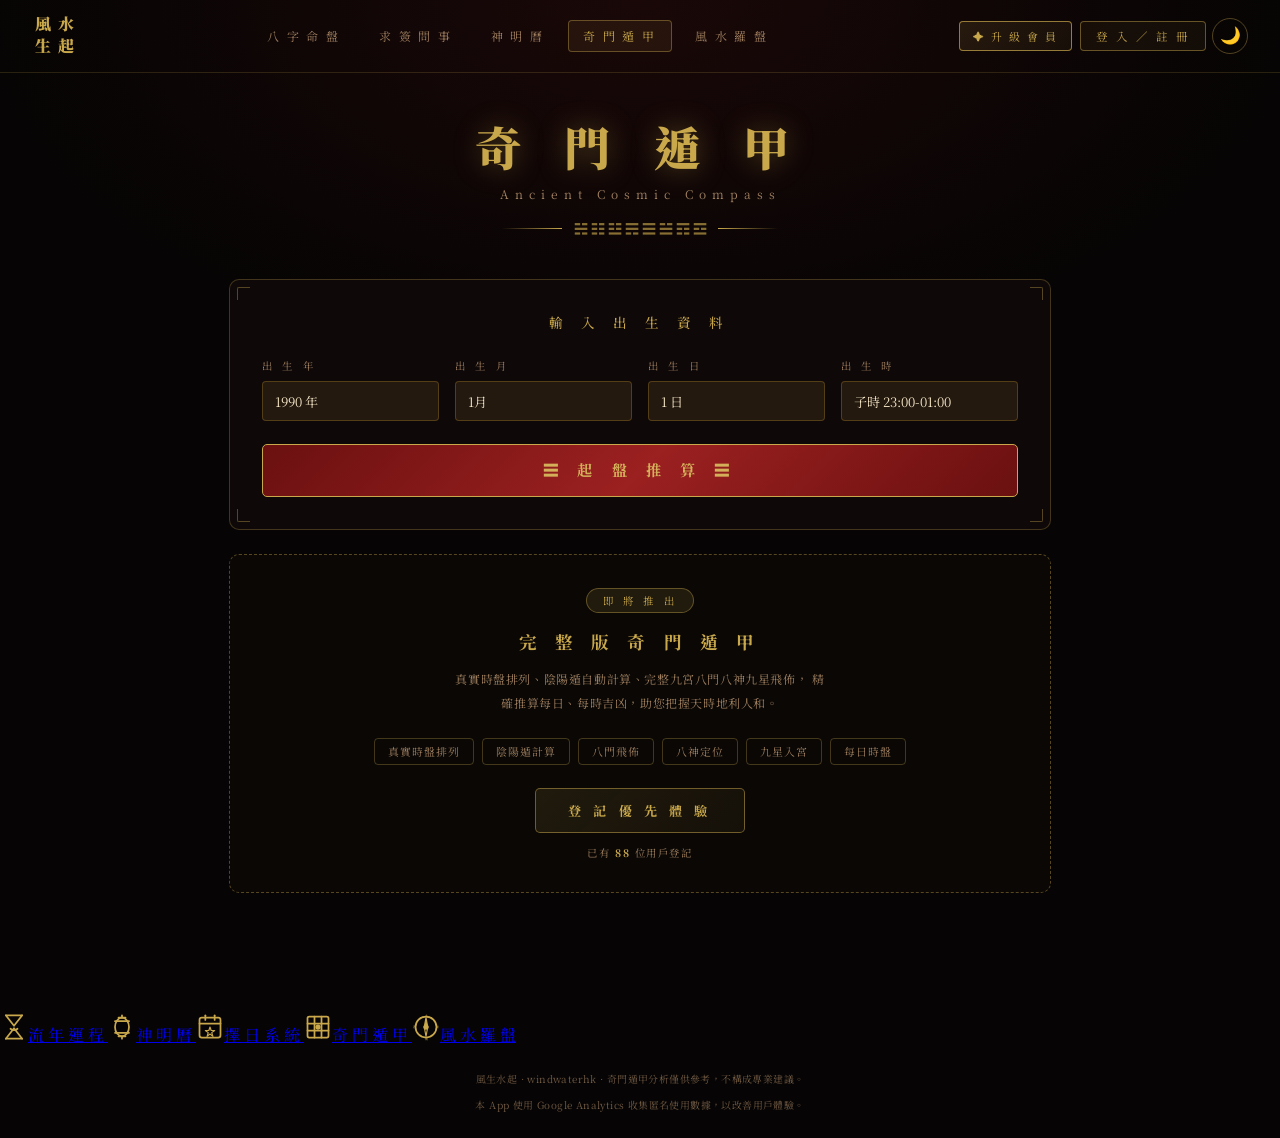
<file: qimen.html>
<!DOCTYPE html>
<html lang="zh-TW">
<head>
  <!-- Google tag (gtag.js) -->
  <script async src="https://www.googletagmanager.com/gtag/js?id=G-C92926GR2M"></script>
  <script>
    window.dataLayer = window.dataLayer || [];
    function gtag(){dataLayer.push(arguments);}
    gtag('js', new Date());
    gtag('config', 'G-C92926GR2M');
  </script>
  <meta charset="UTF-8">
  <meta name="google-site-verification" content="ROj7h-SddkefuqcLS0IDsVRRmQ972elp0FBMfj1N0pc">
  <meta name="viewport" content="width=device-width, initial-scale=1.0">
  <meta name="description" content="風生水起奇門遁甲 — 完整排盤、拆補法定局、三奇六儀、九星八門天盤">
  <meta name="keywords" content="風水,八字,命理,求簽,合婚,奇門遁甲,香港,免費,windwater,風生水起">
  <!-- PWA Manifest -->
  <link rel="manifest" href="/manifest.json">
  <!-- PWA Meta Tags -->
  <meta name="theme-color" content="#c9a84c">
  <meta name="mobile-web-app-capable" content="yes">
  <meta name="apple-mobile-web-app-capable" content="yes">
  <meta name="apple-mobile-web-app-status-bar-style" content="black-translucent">
  <meta name="apple-mobile-web-app-title" content="風生水起">
  <!-- Icons -->
  <link rel="apple-touch-icon" href="/icon-bagua.png">
  <link rel="icon" type="image/png" href="/icon-bagua.png">
  <title>風生水起 · 奇門遁甲</title>
  <meta property="og:title" content="風生水起 · windwaterhk">
  <meta property="og:description" content="奇門遁甲九宮排盤，根據出生年推算宮位，探索命盤玄機">
  <meta property="og:url" content="https://fengshuioracle.vercel.app/qimen.html">
  <link href="https://fonts.googleapis.com/css2?family=Noto+Serif+TC:wght@400;500;700;900&display=swap" rel="stylesheet">
  <link rel="stylesheet" href="auth.css">
  <link rel="stylesheet" href="theme.css">
  <script src="theme.js"></script>
  <style>
    :root {
      --gold: #c9a84c;
      --gold-light: #e8d080;
      --gold-dim: rgba(201,168,76,0.28);
      --red-dark: #6b1010;
      --red-mid: #9b2020;
      --bg: #060404;
      --bg-card: #0e0808;
      --bg-input: rgba(255,255,255,0.04);
      --text: #e8d5a3;
      --text-dim: #a08060;  /* #a08060 on #0e0808 ≈ 5.44:1 (WCAG AA) */
    }
    * { box-sizing: border-box; margin: 0; padding: 0; }

    body {
      font-family: 'Noto Serif TC', serif;
      background: var(--bg);
      color: var(--text);
      min-height: 100vh;
      background-image: radial-gradient(ellipse 80% 50% at 50% 0%, #1a0808 0%, transparent 65%);
    }

    /* ── Nav ─────────────────────────────────────────── */
    nav.top-nav {
      display: flex;
      align-items: center;
      justify-content: space-between;
      padding: 0.85rem 2rem;
      border-bottom: 1px solid rgba(201,168,76,0.18);
    }
    .nav-brand {
      text-decoration: none;
      display: flex;
      flex-direction: row;
      align-items: center;
      gap: 0.5rem;
    }
    .logo-text {
      display: grid;
      grid-template-columns: 1fr 1fr;
      grid-template-rows: 1fr 1fr;
      width: 2.4rem;
      height: 2.4rem;
      font-size: 0.7rem;
      font-weight: 900;
      color: var(--gold);
      line-height: 1.2;
      text-align: center;
      letter-spacing: 0;
      flex-shrink: 0;
    }
    .nav-brand .brand-sub {
      font-size: 0.55rem;
      font-weight: 400;
      letter-spacing: 0.18em;
      color: rgba(144,112,80,0.85);
      line-height: 1.2;
      margin-top: 0.15rem;
    }
    .nav-tabs { display: flex; gap: 0.5rem; }
    .nav-tab {
      font-size: 0.75rem;
      font-family: 'Noto Serif TC', serif;
      letter-spacing: 0.2em;
      text-decoration: none;
      padding: 0.38rem 0.88rem;
      border-radius: 4px;
      border: 1px solid transparent;
      color: var(--text-dim);
      transition: color 0.2s, background 0.2s, border-color 0.2s;
    }
    .nav-tab.active {
      color: var(--gold);
      border-color: rgba(201,168,76,0.4);
      background: rgba(201,168,76,0.08);
    }
    .nav-tab:not(.active):hover { color: var(--text); }

    /* ── Header ──────────────────────────────────────── */
    header {
      text-align: center;
      padding: 2.5rem 1rem 1.5rem;
    }
    .page-title {
      font-size: clamp(1.9rem, 5.5vw, 2.9rem);
      font-weight: 900;
      color: var(--gold);
      letter-spacing: 0.35em;
      text-shadow: 0 0 28px rgba(201,168,76,0.38);
    }
    .page-sub {
      font-size: 0.75rem;
      color: var(--text-dim);
      letter-spacing: 0.5em;
      margin-top: 0.4rem;
    }
    .divider {
      display: flex; align-items: center; gap: 0.7rem;
      margin: 1rem auto; width: fit-content;
    }
    .divider::before, .divider::after {
      content: ''; display: block; width: 60px; height: 1px;
    }
    .divider::before { background: linear-gradient(to right, transparent, var(--gold)); }
    .divider::after  { background: linear-gradient(to left,  transparent, var(--gold)); }
    .divider-sym { color: var(--gold); font-size: 0.85rem; opacity: 0.65; }

    /* ── Main ────────────────────────────────────────── */
    main { max-width: 860px; margin: 0 auto; padding: 0 1.2rem 6rem; }

    /* ── Card ────────────────────────────────────────── */
    .card {
      background: var(--bg-card);
      border: 1px solid var(--gold-dim);
      border-radius: 10px;
      padding: 2rem;
      position: relative;
      margin-bottom: 1.5rem;
    }
    .cc { position:absolute; width:13px; height:13px; border-color:var(--gold); border-style:solid; opacity:0.38; }
    .cc.tl { top:7px;    left:7px;  border-width:1px 0 0 1px; border-radius:2px 0 0 0; }
    .cc.tr { top:7px;    right:7px; border-width:1px 1px 0 0; border-radius:0 2px 0 0; }
    .cc.bl { bottom:7px; left:7px;  border-width:0 0 1px 1px; border-radius:0 0 0 2px; }
    .cc.br { bottom:7px; right:7px; border-width:0 1px 1px 0; border-radius:0 0 2px 0; }
    .card-title {
      text-align: center; color: var(--gold);
      font-size: 0.85rem; letter-spacing: 0.55em;
      margin-bottom: 1.6rem; font-weight: 500;
    }

    /* ── Form ────────────────────────────────────────── */
    .form-row {
      display: grid;
      grid-template-columns: 1fr 1fr 1fr 1fr;
      gap: 1rem;
      margin-bottom: 1.4rem;
    }
    @media (max-width: 540px) {
      .form-row { grid-template-columns: 1fr 1fr; }
    }
    .form-group label {
      display: block;
      font-size: 0.65rem;
      color: var(--text-dim);
      letter-spacing: 0.35em;
      margin-bottom: 0.5rem;
    }
    .form-group select, .form-group input {
      width: 100%;
      background: rgba(42,30,18,0.8);
      border: 1px solid rgba(200,146,42,0.3);
      border-radius: 4px;
      color: #f5e6c8;
      font-family: 'Noto Serif TC', serif;
      font-size: 0.82rem;
      padding: 0.6rem 0.75rem;
      outline: none;
      transition: border-color 0.2s;
      appearance: none;
      -webkit-appearance: none;
    }
    .form-group select option {
      background: #1a0a00;
      color: #f5e6c8;
    }
    .form-group select:focus, .form-group input:focus {
      border-color: rgba(201,168,76,0.6);
    }
    .btn-calc {
      display: block;
      width: 100%;
      padding: 0.9rem;
      background: linear-gradient(135deg, var(--red-dark), var(--red-mid) 50%, var(--red-dark));
      border: 1px solid var(--gold);
      color: #d4af5a;
      font-family: 'Noto Serif TC', serif;
      font-size: 0.95rem;
      font-weight: 700;
      letter-spacing: 0.5em;
      cursor: pointer;
      border-radius: 5px;
      transition: all 0.28s;
    }
    .btn-calc:hover { border-color: var(--gold-light); color: var(--gold-light); box-shadow: 0 0 16px rgba(201,168,76,0.14); }

    /* ── Nine Palace Grid ─────────────────────────────── */
    #resultSection { display: none; }

    .palace-wrap {
      display: flex;
      flex-direction: column;
      align-items: center;
      margin: 1.5rem 0;
    }
    .palace-svg-container {
      width: 100%;
      max-width: 420px;
      margin: 0 auto;
    }
    .palace-svg-container svg {
      width: 100%;
      height: auto;
      display: block;
    }

    /* palace cell labels */
    .palace-num { font-size: 13px; font-weight: 900; fill: var(--gold); font-family: 'Noto Serif TC', serif; }
    .palace-gua { font-size: 11px; fill: #c9a84c; font-family: 'Noto Serif TC', serif; font-weight: 700; }
    .palace-mean { font-size: 9px; fill: #907050; font-family: 'Noto Serif TC', serif; }
    .palace-num-active { fill: #060404; }
    .palace-gua-active { fill: #060404; }
    .palace-mean-active { fill: rgba(6,4,4,0.75); }

    /* ── Result panel ────────────────────────────────── */
    .result-palace-name {
      text-align: center;
      font-size: 1.5rem;
      font-weight: 900;
      color: var(--gold);
      letter-spacing: 0.4em;
      text-shadow: 0 0 20px rgba(201,168,76,0.5);
      margin-bottom: 0.3rem;
    }
    .result-palace-sub {
      text-align: center;
      font-size: 0.7rem;
      color: var(--text-dim);
      letter-spacing: 0.35em;
      margin-bottom: 1.5rem;
    }
    .result-section-title {
      font-size: 0.7rem;
      color: var(--gold);
      letter-spacing: 0.4em;
      border-bottom: 1px solid var(--gold-dim);
      padding-bottom: 0.5rem;
      margin-bottom: 0.9rem;
    }
    .result-text {
      font-size: 0.82rem;
      color: var(--text);
      line-height: 2;
      letter-spacing: 0.05em;
      margin-bottom: 1.2rem;
    }

    /* direction compass */
    .direction-row {
      display: flex;
      gap: 0.7rem;
      flex-wrap: wrap;
      margin-bottom: 1.2rem;
    }
    .dir-chip {
      padding: 0.35rem 0.9rem;
      border-radius: 4px;
      font-size: 0.72rem;
      letter-spacing: 0.15em;
      border: 1px solid;
    }
    .dir-chip.auspicious {
      border-color: rgba(201,168,76,0.5);
      color: var(--gold);
      background: rgba(201,168,76,0.08);
    }
    .dir-chip.inauspicious {
      border-color: rgba(155,32,32,0.5);
      color: #c05050;
      background: rgba(155,32,32,0.06);
    }

    /* ── Lock section ────────────────────────────────── */
    .lock-card {
      background: rgba(255,255,255,0.015);
      border: 1px solid var(--gold-dim);
      border-radius: 8px;
      padding: 1.5rem;
      margin-bottom: 1rem;
      position: relative;
      overflow: hidden;
    }
    .lock-card::before {
      content: '';
      position: absolute;
      inset: 0;
      background: rgba(6,4,4,0.55);
      backdrop-filter: blur(2px);
      z-index: 1;
      border-radius: 8px;
    }
    .lock-overlay {
      position: absolute;
      inset: 0;
      display: flex;
      flex-direction: column;
      align-items: center;
      justify-content: center;
      z-index: 2;
      gap: 0.6rem;
      padding: 1rem;
    }
    .lock-icon { font-size: 1.8rem; opacity: 0.85; }
    .lock-label {
      font-size: 0.72rem;
      color: var(--text-dim);
      letter-spacing: 0.2em;
      text-align: center;
    }
    .lock-blur-content {
      filter: blur(4px);
      user-select: none;
      pointer-events: none;
    }
    .btn-unlock {
      display: inline-block;
      padding: 0.65rem 1.6rem;
      background: linear-gradient(135deg, var(--red-dark), var(--red-mid) 50%, var(--red-dark));
      border: 1px solid var(--gold);
      color: #d4af5a;
      font-family: 'Noto Serif TC', serif;
      font-size: 0.78rem;
      font-weight: 700;
      letter-spacing: 0.3em;
      cursor: pointer;
      border-radius: 5px;
      z-index: 3;
      position: relative;
      text-decoration: none;
      transition: all 0.22s;
    }
    .btn-unlock:hover { border-color: var(--gold-light); color: var(--gold-light); }

    .lock-items {
      display: flex;
      flex-direction: column;
      gap: 0.5rem;
      padding: 0.5rem 0;
    }
    .lock-item {
      font-size: 0.78rem;
      color: var(--text-dim);
      letter-spacing: 0.05em;
      padding: 0.45rem 0;
      border-bottom: 1px solid rgba(201,168,76,0.1);
      display: flex;
      align-items: center;
      gap: 0.5rem;
    }
    .lock-item::before { content: '☰'; color: var(--gold); font-size: 0.7rem; opacity: 0.6; }

    /* ── Coming Soon ─────────────────────────────────── */
    .coming-soon-card {
      border: 1.5px dashed rgba(201,168,76,0.4);
      border-radius: 10px;
      padding: 2rem;
      text-align: center;
      margin-bottom: 1.5rem;
      position: relative;
      background: rgba(201,168,76,0.025);
    }
    .cs-badge {
      display: inline-block;
      background: rgba(201,168,76,0.12);
      border: 1px solid rgba(201,168,76,0.4);
      border-radius: 20px;
      padding: 0.25rem 1rem;
      font-size: 0.65rem;
      letter-spacing: 0.35em;
      color: var(--gold);
      margin-bottom: 1rem;
    }
    .cs-title {
      font-size: 1.1rem;
      font-weight: 700;
      color: var(--gold);
      letter-spacing: 0.4em;
      margin-bottom: 0.8rem;
    }
    .cs-desc {
      font-size: 0.75rem;
      color: var(--text-dim);
      line-height: 2;
      letter-spacing: 0.05em;
      margin-bottom: 1.4rem;
      max-width: 380px;
      margin-left: auto;
      margin-right: auto;
    }
    .cs-features {
      display: flex;
      flex-wrap: wrap;
      gap: 0.5rem;
      justify-content: center;
      margin-bottom: 1.4rem;
    }
    .cs-feature-chip {
      padding: 0.3rem 0.8rem;
      border: 1px solid rgba(201,168,76,0.3);
      border-radius: 4px;
      font-size: 0.68rem;
      color: var(--text-dim);
      letter-spacing: 0.1em;
    }
    .btn-register {
      display: inline-block;
      padding: 0.75rem 2rem;
      background: linear-gradient(135deg, rgba(201,168,76,0.12), rgba(201,168,76,0.06));
      border: 1px solid rgba(201,168,76,0.5);
      color: var(--gold);
      font-family: 'Noto Serif TC', serif;
      font-size: 0.82rem;
      font-weight: 700;
      letter-spacing: 0.35em;
      cursor: pointer;
      border-radius: 5px;
      transition: all 0.22s;
    }
    .btn-register:hover { background: rgba(201,168,76,0.15); border-color: var(--gold); }
    .cs-count {
      margin-top: 0.8rem;
      font-size: 0.65rem;
      color: var(--text-dim);
      letter-spacing: 0.15em;
    }
    .cs-count span { color: var(--gold); font-weight: 700; }

    /* ── Email Modal ─────────────────────────────────── */
    .modal-overlay {
      display: none;
      position: fixed;
      inset: 0;
      background: rgba(0,0,0,0.72);
      z-index: 9000;
      align-items: center;
      justify-content: center;
    }
    .modal-overlay.open { display: flex; }
    .modal-box {
      background: #120a0a;
      border: 1px solid rgba(201,168,76,0.4);
      border-radius: 10px;
      padding: 2rem;
      width: min(380px, 90vw);
      position: relative;
    }
    .modal-close {
      position: absolute;
      top: 0.8rem;
      right: 1rem;
      background: transparent;
      border: none;
      color: var(--text-dim);
      font-size: 1.1rem;
      cursor: pointer;
    }
    .modal-title {
      font-size: 1rem;
      font-weight: 700;
      color: var(--gold);
      letter-spacing: 0.35em;
      text-align: center;
      margin-bottom: 0.4rem;
    }
    .modal-sub {
      font-size: 0.65rem;
      color: var(--text-dim);
      letter-spacing: 0.15em;
      text-align: center;
      margin-bottom: 1.4rem;
    }
    .modal-input {
      width: 100%;
      background: var(--bg-input);
      border: 1px solid var(--gold-dim);
      border-radius: 5px;
      color: var(--text);
      font-family: 'Noto Serif TC', serif;
      font-size: 0.82rem;
      padding: 0.7rem 0.9rem;
      outline: none;
      margin-bottom: 1rem;
      transition: border-color 0.2s;
    }
    .modal-input:focus { border-color: rgba(201,168,76,0.6); }
    .btn-modal-submit {
      width: 100%;
      padding: 0.75rem;
      background: linear-gradient(135deg, var(--red-dark), var(--red-mid) 50%, var(--red-dark));
      border: 1px solid var(--gold);
      color: #d4af5a;
      font-family: 'Noto Serif TC', serif;
      font-size: 0.88rem;
      font-weight: 700;
      letter-spacing: 0.4em;
      cursor: pointer;
      border-radius: 5px;
      transition: all 0.22s;
    }
    .btn-modal-submit:hover { border-color: var(--gold-light); color: var(--gold-light); }
    .modal-success {
      text-align: center;
      color: #6aaa6a;
      font-size: 0.8rem;
      letter-spacing: 0.15em;
      margin-top: 0.8rem;
      display: none;
    }

  /* ── Add to Home Screen Banner ── */
  #a2hsBanner {
    position: fixed;
    bottom: 70px;
    left: 12px;
    right: 12px;
    background: linear-gradient(135deg, #1a0e2e, #2a1808);
    border: 1px solid rgba(201,168,76,0.4);
    border-radius: 16px;
    padding: 14px 16px;
    z-index: 9999;
    box-shadow: 0 4px 20px rgba(0,0,0,0.5);
    animation: slideUp 0.4s ease-out;
  }
  @keyframes slideUp {
    from { transform: translateY(100px); opacity: 0; }
    to   { transform: translateY(0);    opacity: 1; }
  }
  .a2hs-content { display: flex; align-items: center; gap: 12px; }
  .a2hs-icon { font-size: 2rem; flex-shrink: 0; }
  .a2hs-text { flex: 1; }
  .a2hs-title {
    color: #c9a84c;
    font-family: 'Noto Serif TC', serif;
    font-size: 0.9rem;
    font-weight: 700;
    letter-spacing: 0.05em;
  }
  .a2hs-desc {
    color: rgba(201,168,76,0.7);
    font-size: 0.75rem;
    margin-top: 2px;
    letter-spacing: 0.03em;
  }
  .a2hs-btn-install {
    background: linear-gradient(135deg, #c9a84c, #8a6420);
    color: #fff;
    border: none;
    border-radius: 20px;
    padding: 8px 16px;
    font-size: 0.82rem;
    font-family: 'Noto Serif TC', serif;
    letter-spacing: 0.05em;
    cursor: pointer;
    flex-shrink: 0;
  }
  .a2hs-btn-close {
    background: none;
    border: none;
    color: rgba(201,168,76,0.5);
    font-size: 1rem;
    cursor: pointer;
    padding: 4px;
    flex-shrink: 0;
  }
  .a2hs-ios-hint {
    margin-top: 10px;
    text-align: center;
    color: rgba(201,168,76,0.8);
    font-size: 0.78rem;
    letter-spacing: 0.05em;
    border-top: 1px solid rgba(201,168,76,0.2);
    padding-top: 10px;
  }
  .a2hs-ios-hint span {
    display: inline-block;
    border: 1px solid #c9a84c;
    border-radius: 4px;
    padding: 0 4px;
    margin: 0 2px;
    font-size: 0.85rem;
  }
  [data-theme="light"] #a2hsBanner {
    background: linear-gradient(135deg, #fdf3e3, #f5e6c8);
    border-color: rgba(138,100,32,0.3);
  }
  </style>
</head>
<body>

<!-- ── Top Nav ──────────────────────────────────────── -->
<nav class="top-nav">
  <a class="nav-brand" href="index.html">
    <span class="logo-text"><span>風</span><span>水</span><span>生</span><span>起</span></span>
  </a>
  <div class="nav-tabs">
    <a class="nav-tab" href="index.html">八 字 命 盤</a>
    <a class="nav-tab" href="oracle.html">求 簽 問 事</a>
    <a class="nav-tab" href="calendar.html">神 明 曆</a>
    <a class="nav-tab active" href="qimen.html">奇 門 遁 甲</a>
    <a class="nav-tab" href="compass.html">風 水 羅 盤</a>
  </div>
  <div class="header-right">
    <div class="nav-auth" id="navAuthArea"></div>
    <button class="theme-toggle" id="themeToggle" onclick="toggleTheme(); if(document.getElementById('resultSection').style.display!=='none'){ var c=window._lastChart; if(c) drawQimenGrid(c); }" title="切換淺色模式" aria-label="切換淺色模式">🌙</button>
  </div>
</nav>

<!-- ── Header ──────────────────────────────────────── -->
<header>
  <h1 class="page-title">奇 門 遁 甲</h1>
  <div class="page-sub">Ancient Cosmic Compass</div>
  <div class="divider"><span class="divider-sym">☵ ☷ ☳ ☴ ☰ ☱ ☶ ☲</span></div>
</header>

<main>

  <!-- ── Input Card ─────────────────────────────────── -->
  <div class="card">
    <div class="cc tl"></div><div class="cc tr"></div><div class="cc bl"></div><div class="cc br"></div>
    <div class="card-title">輸 入 出 生 資 料</div>
    <div class="form-row">
      <div class="form-group">
        <label for="inYear">出 生 年</label>
        <select id="inYear"></select>
      </div>
      <div class="form-group">
        <label for="inMonth">出 生 月</label>
        <select id="inMonth">
          <option value="1">1月</option><option value="2">2月</option><option value="3">3月</option>
          <option value="4">4月</option><option value="5">5月</option><option value="6">6月</option>
          <option value="7">7月</option><option value="8">8月</option><option value="9">9月</option>
          <option value="10">10月</option><option value="11">11月</option><option value="12">12月</option>
        </select>
      </div>
      <div class="form-group">
        <label for="inDay">出 生 日</label>
        <select id="inDay"></select>
      </div>
      <div class="form-group">
        <label for="inHour">出 生 時</label>
        <select id="inHour">
          <option value="0">子時 23:00-01:00</option>
          <option value="1">丑時 01:00-03:00</option>
          <option value="2">寅時 03:00-05:00</option>
          <option value="3">卯時 05:00-07:00</option>
          <option value="4">辰時 07:00-09:00</option>
          <option value="5">巳時 09:00-11:00</option>
          <option value="6">午時 11:00-13:00</option>
          <option value="7">未時 13:00-15:00</option>
          <option value="8">申時 15:00-17:00</option>
          <option value="9">酉時 17:00-19:00</option>
          <option value="10">戌時 19:00-21:00</option>
          <option value="11">亥時 21:00-23:00</option>
        </select>
      </div>
    </div>
    <button class="btn-calc" onclick="calculate()">☰ 起 盤 推 算 ☰</button>
  </div>

  <!-- ── Result Section ──────────────────────────────── -->
  <div id="resultSection">

    <!-- Nine Palace Grid -->
    <div class="card">
      <div class="cc tl"></div><div class="cc tr"></div><div class="cc bl"></div><div class="cc br"></div>
      <div class="card-title">奇 門 遁 甲 · 完 整 排 盤</div>

      <div class="palace-wrap">
        <div class="palace-svg-container">
          <svg id="palaceSvg" viewBox="0 0 420 420" xmlns="http://www.w3.org/2000/svg">
            <!-- Grid lines drawn by JS -->
          </svg>
        </div>
      </div>

      <div style="text-align:center;margin-top:0.8rem;display:flex;gap:1.2rem;justify-content:center;flex-wrap:wrap">
        <span style="font-size:0.65rem;color:var(--text-dim);letter-spacing:0.15em">地盤 = 天干</span>
        <span style="font-size:0.65rem;color:#c9a84c;letter-spacing:0.15em">◆ 九星</span>
        <span style="font-size:0.65rem;color:#5aaa5a;letter-spacing:0.15em">■ 吉門</span>
        <span style="font-size:0.65rem;color:#c05050;letter-spacing:0.15em">■ 凶門</span>
        <span style="font-size:0.65rem;color:#c9a84c;letter-spacing:0.15em">雙框 = 值符+值使</span>
      </div>
    </div>

    <!-- Free result -->
    <div class="card" id="freeResult">
      <div class="cc tl"></div><div class="cc tr"></div><div class="cc bl"></div><div class="cc br"></div>
      <div class="card-title">排 盤 摘 要</div>

      <div class="result-palace-name" id="rDingjuDesc" style="font-size:1.3rem">陽遁二局</div>
      <div class="result-palace-sub" id="rDingjuSub">節氣 · 元</div>

      <div class="result-section-title">時 柱 資 訊</div>
      <div class="result-text" id="rShizhuInfo">—</div>

      <div class="result-section-title">值 符 · 值 使</div>
      <div class="direction-row" id="rZhiFuZhiShi"></div>
    </div>

    <!-- Locked section -->
    <div class="card" style="padding:0;overflow:hidden">
      <div class="cc tl"></div><div class="cc tr"></div><div class="cc bl"></div><div class="cc br"></div>
      <div style="padding:1.5rem 1.5rem 0">
        <div class="card-title">進 階 完 整 分 析</div>
      </div>
      <div class="lock-card">
        <div class="lock-blur-content lock-items">
          <div class="lock-item">八門詳細分析：休門旺相，財運大開</div>
          <div class="lock-item">九星飛佈：天輔星入中宮，文昌大利</div>
          <div class="lock-item">趨吉方位：東南方出行、東方辦公大利</div>
          <div class="lock-item">化煞建議：西北方放置金屬風鈴化煞</div>
        </div>
        <div class="lock-overlay">
          <div class="lock-icon">🔒</div>
          <div class="lock-label">解鎖八門、九星飛佈<br>及趨吉避凶完整方位建議</div>
          <button class="btn-unlock">HKD$48/月　解 鎖 完 整 分 析</button>
        </div>
      </div>
    </div>

  </div><!-- /resultSection -->

  <!-- ── Coming Soon ───────────────────────────────── -->
  <div class="coming-soon-card">
    <div class="cs-badge">即 將 推 出</div>
    <div class="cs-title">完 整 版 奇 門 遁 甲</div>
    <div class="cs-desc">
      真實時盤排列、陰陽遁自動計算、完整九宮八門八神九星飛佈，
      精確推算每日、每時吉凶，助您把握天時地利人和。
    </div>
    <div class="cs-features">
      <div class="cs-feature-chip">真實時盤排列</div>
      <div class="cs-feature-chip">陰陽遁計算</div>
      <div class="cs-feature-chip">八門飛佈</div>
      <div class="cs-feature-chip">八神定位</div>
      <div class="cs-feature-chip">九星入宮</div>
      <div class="cs-feature-chip">每日時盤</div>
    </div>
    <button class="btn-register" onclick="openRegisterModal()">登 記 優 先 體 驗</button>
    <div class="cs-count">已有 <span id="registerCount">88</span> 位用戶登記</div>
  </div>

</main>

<!-- ── Email Modal ──────────────────────────────────── -->
<div class="modal-overlay" id="registerModal">
  <div class="modal-box">
    <button class="modal-close" onclick="closeRegisterModal()" aria-label="關閉">✕</button>
    <div class="modal-title">優 先 體 驗 登 記</div>
    <div class="modal-sub">完整版推出時，您將第一時間獲得通知</div>
    <input class="modal-input" type="email" id="modalEmail" placeholder="your@email.com"
      onkeydown="if(event.key==='Enter')submitRegister()">
    <button class="btn-modal-submit" onclick="submitRegister()">立 即 登 記</button>
    <div class="modal-success" id="modalSuccess">✓ 登記成功！感謝您的支持，完整版推出時將優先通知您。</div>
  </div>
</div>

<!-- ── Mobile bottom tab bar ────────────────────────── -->
<nav class="mob-tab-bar">
  <a class="mob-tab-item" href="index.html">
    <span class="mob-tab-icon"><svg viewBox="0 0 20 20" fill="none" stroke="currentColor" stroke-width="1.5" stroke-linecap="round" xmlns="http://www.w3.org/2000/svg"><circle cx="10" cy="10" r="8"/><path d="M10 2C10 5.5 6.5 5.5 6.5 10C6.5 14.5 10 14.5 10 18"/><circle cx="10" cy="6" r="1.8" fill="currentColor" stroke="none"/><circle cx="10" cy="14" r="1.8" fill="none" stroke="currentColor" stroke-width="1.5"/></svg></span>
    <span class="mob-tab-label">命盤</span>
  </a>
  <a class="mob-tab-item" href="oracle.html">
    <span class="mob-tab-icon"><svg viewBox="0 0 20 20" fill="none" stroke="currentColor" stroke-width="1.5" stroke-linecap="round" stroke-linejoin="round" xmlns="http://www.w3.org/2000/svg"><path d="M6 7.5L5.5 17Q5.5 18.5 10 18.5Q14.5 18.5 14.5 17L14 7.5"/><ellipse cx="10" cy="7.5" rx="4" ry="1.5"/><line x1="10" y1="2" x2="9.5" y2="6"/><line x1="12.5" y1="2.5" x2="12" y2="6"/><line x1="7.5" y1="2.5" x2="8" y2="6"/></svg></span>
    <span class="mob-tab-label">求籤</span>
  </a>
  <a class="mob-tab-item" href="index.html" onclick="sessionStorage.setItem('tab','match')">
    <span class="mob-tab-icon"><svg viewBox="0 0 20 20" fill="none" stroke="currentColor" stroke-width="1.5" stroke-linecap="round" stroke-linejoin="round" xmlns="http://www.w3.org/2000/svg"><path d="M10 16C10 16 2.5 11 2.5 6.2C2.5 4 4.5 2.5 7 3.5C8.2 4 9.3 5.2 10 6.2C10.7 5.2 11.8 4 13 3.5C15.5 2.5 17.5 4 17.5 6.2C17.5 11 10 16 10 16Z"/></svg></span>
    <span class="mob-tab-label">合婚</span>
  </a>
  <a class="mob-tab-item" href="index.html" onclick="sessionStorage.setItem('tab','rename')">
    <span class="mob-tab-icon"><svg viewBox="0 0 20 20" fill="none" stroke="currentColor" stroke-width="1.5" stroke-linecap="round" stroke-linejoin="round" xmlns="http://www.w3.org/2000/svg"><path d="M3 17L4.5 12.5L13.5 3.5L16.5 6.5L7.5 15.5Z"/><line x1="3" y1="17" x2="17" y2="17"/></svg></span>
    <span class="mob-tab-label">改名</span>
  </a>
  <button class="mob-tab-item mob-more-btn" id="mobMoreTrigger" onclick="toggleMobMore(event)">
    <span class="mob-tab-icon"><svg viewBox="0 0 20 20" fill="currentColor" xmlns="http://www.w3.org/2000/svg"><circle cx="4" cy="10" r="1.8"/><circle cx="10" cy="10" r="1.8"/><circle cx="16" cy="10" r="1.8"/></svg></span>
    <span class="mob-tab-label">更多</span>
  </button>
</nav>

<div id="mobMoreOverlay" class="mob-more-overlay" onclick="closeMobMore()"></div>
<nav id="mobMoreMenu" class="mob-more-menu">
  <a class="mob-more-item" href="index.html" onclick="sessionStorage.setItem('tab','liuNian');closeMobMore()">
    <span class="mob-more-icon"><svg viewBox="0 0 24 24" width="28" height="28" fill="none" stroke="#c9a84c" stroke-width="1.5" stroke-linecap="round" stroke-linejoin="round"><path d="M5 2h14"/><path d="M5 22h14"/><path d="M5 2l7 9 7-9"/><path d="M5 22l7-9 7 9"/><path d="M9 13.5c1 .8 2 1.2 3 1.2s2-.4 3-1.2"/></svg></span>流 年 運 程
  </a>
  <a class="mob-more-item" href="calendar.html" onclick="closeMobMore()">
    <span class="mob-more-icon"><svg viewBox="0 0 24 24" width="28" height="28" fill="none" stroke="#c9a84c" stroke-width="1.5" stroke-linecap="round" stroke-linejoin="round"><line x1="12" y1="2" x2="12" y2="4"/><line x1="12" y1="20" x2="12" y2="22"/><ellipse cx="12" cy="12" rx="6" ry="8"/><line x1="6" y1="7" x2="18" y2="7"/><line x1="6" y1="17" x2="18" y2="17"/><line x1="9" y1="4" x2="15" y2="4"/><line x1="9" y1="20" x2="15" y2="20"/></svg></span>神 明 曆
  </a>
  <a class="mob-more-item" href="calendar.html#zeri" onclick="closeMobMore()">
    <span class="mob-more-icon"><svg viewBox="0 0 24 24" width="28" height="28" fill="none" stroke="#c9a84c" stroke-width="1.5" stroke-linecap="round" stroke-linejoin="round"><rect x="3" y="4" width="18" height="17" rx="2"/><line x1="3" y1="9" x2="21" y2="9"/><line x1="8" y1="2" x2="8" y2="6"/><line x1="16" y1="2" x2="16" y2="6"/><polygon points="12,12 13,15 16,15 13.5,16.8 14.5,20 12,18 9.5,20 10.5,16.8 8,15 11,15" stroke-width="1"/></svg></span>擇 日 系 統
  </a>
  <a class="mob-more-item active" href="qimen.html" onclick="closeMobMore()">
    <span class="mob-more-icon"><svg viewBox="0 0 24 24" width="28" height="28" fill="none" stroke="#c9a84c" stroke-width="1.5" stroke-linecap="round" stroke-linejoin="round"><rect x="3" y="3" width="18" height="18" rx="1.5"/><line x1="9" y1="3" x2="9" y2="21"/><line x1="15" y1="3" x2="15" y2="21"/><line x1="3" y1="9" x2="21" y2="9"/><line x1="3" y1="15" x2="21" y2="15"/><circle cx="12" cy="12" r="1.5" fill="#c9a84c"/></svg></span>奇 門 遁 甲
  </a>
  <a class="mob-more-item" href="compass.html" onclick="closeMobMore()">
    <span class="mob-more-icon"><svg viewBox="0 0 24 24" width="28" height="28" fill="none" stroke="#c9a84c" stroke-width="1.5" stroke-linecap="round" stroke-linejoin="round"><circle cx="12" cy="12" r="9"/><circle cx="12" cy="12" r="1.5" fill="#c9a84c"/><polygon points="12,4 10.5,12 12,11 13.5,12" fill="#c9a84c" stroke="#c9a84c" stroke-width="1"/><polygon points="12,20 10.5,12 12,13 13.5,12" fill="none" stroke="#c9a84c" stroke-width="1"/><text x="12" y="3" text-anchor="middle" font-size="2.5" fill="#c9a84c" stroke="none" font-family="serif">北</text><text x="12" y="23" text-anchor="middle" font-size="2.5" fill="#c9a84c" stroke="none" font-family="serif">南</text><text x="2.5" y="12.8" text-anchor="middle" font-size="2.5" fill="#c9a84c" stroke="none" font-family="serif">西</text><text x="21.5" y="12.8" text-anchor="middle" font-size="2.5" fill="#c9a84c" stroke="none" font-family="serif">東</text></svg></span>風 水 羅 盤
  </a>
</nav>

<script src="auth.js"></script>
<script src="notifications.js"></script>
<script src="qimen-dingju.js"></script>
<script>
// ── Palace data ──────────────────────────────────────────
const PALACES = {
  1: {
    name: '坎宮', gua: '坎', num: 1, symbol: '☵',
    meaning: '主智慧財運',
    desc: '坎卦主水，司智慧、財運與深謀遠慮。命宮居此者，天生心思縝密、善謀多慮，具備化危為機之能。財運方面宜穩健積累，忌冒進投機。處事宜韌不宜剛，以柔克剛方是正道。',
    auspicious: ['北方', '東北'],
    inauspicious: ['南方'],
    dirDesc: '2026年北方旺氣匯聚，坎宮命主出行、求財宜往北方；東北方文昌星照，利學業考試。南方有暗煞，凡事宜謹慎。',
  },
  2: {
    name: '坤宮', gua: '坤', num: 2, symbol: '☷',
    meaning: '主田宅母親',
    desc: '坤卦屬土，主田宅、家庭與母親緣分。命宮居此者，性格敦厚踏實，注重家庭倫理，田宅運佳，適合置業投資房產。對母親及長輩有深厚孝道之心。',
    auspicious: ['西南', '西方'],
    inauspicious: ['東北'],
    dirDesc: '2026年西南方土氣旺盛，坤宮命主置業、家事宜往西南方謀劃；西方有吉星臨照，財運可期。東北方有沖犯，家宅事宜多留意。',
  },
  3: {
    name: '震宮', gua: '震', num: 3, symbol: '☳',
    meaning: '主事業進取',
    desc: '震卦屬木，主事業、進取與開創精神。命宮居此者，行動力強，敢於突破困境，適合創業或開拓新領域。事業運勢波動中向上，須防急躁衝動。',
    auspicious: ['東方', '東南'],
    inauspicious: ['西方'],
    dirDesc: '2026年東方木氣生旺，震宮命主創業、事業拓展宜往東方發展；東南方有文昌相助，談判签約大利。西方金剋木，商業決策宜三思。',
  },
  4: {
    name: '巽宮', gua: '巽', num: 4, symbol: '☴',
    meaning: '主文昌姻緣',
    desc: '巽卦屬木，主文昌、姻緣與遠行。命宮居此者，文思敏捷，學業出眾，姻緣多在遠方或因書緣而結。利於出行、外遊及海外發展。',
    auspicious: ['東南', '南方'],
    inauspicious: ['西北'],
    dirDesc: '2026年東南方巽木旺相，巽宮命主求學、姻緣宜往東南尋覓；南方火木相生，事業名聲大利。西北有阻礙星，遠行需留意行程安全。',
  },
  5: {
    name: '中宮', gua: '中', num: 5, symbol: '⊕',
    meaning: '主變化轉折',
    desc: '中宮居五黃，乃九宮核心，主變化、轉折與樞紐之力。命宮居此者，一生起伏較大，但具有極強的轉化能力，危難中常能逢凶化吉。需學習居中守正，勿偏激。',
    auspicious: ['東南', '北方'],
    inauspicious: ['中央方位宜靜不宜動'],
    dirDesc: '2026年中宮五黃流動，中宮命主宜靜守、勿輕易改變格局；東南及北方有輔助吉氣，可藉此方向謀劃新事。家居中央宜整潔明亮，切忌動土。',
  },
  6: {
    name: '乾宮', gua: '乾', num: 6, symbol: '☰',
    meaning: '主貴人領導',
    desc: '乾卦屬金，主貴人、領導與上司緣分。命宮居此者，具有天生的領袖氣質，貴人運極旺，常逢高人提攜。適合從事管理、政治或企業高層職位。',
    auspicious: ['西北', '西方'],
    inauspicious: ['東方'],
    dirDesc: '2026年西北方金氣聚旺，乾宮命主求職、升遷宜往西北方向努力；西方有六白金星，財運豐厚。東方木剋金，合作事宜須謹慎選擇伙伴。',
  },
  7: {
    name: '兌宮', gua: '兌', num: 7, symbol: '☱',
    meaning: '主口才財運',
    desc: '兌卦屬金，主口才、財運與人際關係。命宮居此者，口才了得，善於交際，適合銷售、傳媒、法律等口才主導行業。偏財運佳，但需防口舌是非。',
    auspicious: ['西方', '西南'],
    inauspicious: ['東南'],
    dirDesc: '2026年西方兌金旺氣臨照，兌宮命主銷售、洽商宜往西方進行；西南方有土生金之氣，人際關係大利。東南方有沖剋，簽約文件須仔細審閱。',
  },
  8: {
    name: '艮宮', gua: '艮', num: 8, symbol: '☶',
    meaning: '主學業不動產',
    desc: '艮卦屬土，主學業、不動產與積累。命宮居此者，做事穩重踏實，學習能力強，適合長期投資及置業。在學術研究或需要耐心的專業領域表現出色。',
    auspicious: ['東北', '北方'],
    inauspicious: ['西南'],
    dirDesc: '2026年東北方艮土旺相，艮宮命主置業、考試宜以東北方為吉方；北方有水土相生，財運積累穩定。西南方有沖剋，置業投資需避開此方向。',
  },
  9: {
    name: '離宮', gua: '離', num: 9, symbol: '☲',
    meaning: '主名聲事業',
    desc: '離卦屬火，主名聲、事業與才華展現。命宮居此者，才華橫溢，喜愛表現，名聲運極佳，適合演藝、藝術、教育等需要曝光的行業。需防性情急躁。',
    auspicious: ['南方', '東方'],
    inauspicious: ['北方'],
    dirDesc: '2026年南方離火旺氣騰升，離宮命主演出、晉升宜往南方發展；東方木生火，創作靈感豐沛。北方水剋火，感情及健康宜多注意，避免過度勞累。',
  },
};

// Nine-palace visual layout (position in 3x3 grid, row/col from top-left)
// Traditional Lo Shu layout: 4 9 2 / 3 5 7 / 8 1 6
const GRID_LAYOUT = [
  [4, 9, 2],
  [3, 5, 7],
  [8, 1, 6],
];

// ── Populate year select ─────────────────────────────────
(function() {
  const sel = document.getElementById('inYear');
  const cur = new Date().getFullYear();
  for (let y = cur; y >= 1924; y--) {
    const opt = document.createElement('option');
    opt.value = y;
    opt.textContent = y + ' 年';
    sel.appendChild(opt);
  }
  sel.value = 1990;

  // Populate days
  const daySel = document.getElementById('inDay');
  for (let d = 1; d <= 31; d++) {
    const opt = document.createElement('option');
    opt.value = d;
    opt.textContent = d + ' 日';
    daySel.appendChild(opt);
  }
  daySel.value = 1;
})();

// ── JDN helper (mirrors index.html) ─────────────────────
function _jdn(y, m, d) {
  const a = Math.floor((14 - m) / 12);
  const Y = y + 4800 - a;
  const M = m + 12 * a - 3;
  return d + Math.floor((153*M+2)/5) + 365*Y
         + Math.floor(Y/4) - Math.floor(Y/100) + Math.floor(Y/400) - 32045;
}

// ── 八門顏色 ─────────────────────────────────────────────
const BAMEN_COLOR = {
  '休門': '#5aaa5a', '生門': '#5aaa5a', '開門': '#5aaa5a',
  '景門': '#c9a84c',
  '傷門': '#c05050', '杜門': '#c05050', '死門': '#c05050', '驚門': '#c05050',
  '（無）': '#504040'
};

// ── Draw complete Qimen grid ─────────────────────────────
function drawQimenGrid(chart) {
  const svg = document.getElementById('palaceSvg');
  const W = 420, H = 420;
  const cellW = W / 3, cellH = H / 3;
  const isLight = document.documentElement.classList.contains('light-mode');
  const gold     = isLight ? '#8a6420' : '#c9a84c';
  const goldDim  = isLight ? 'rgba(138,100,32,0.45)' : 'rgba(201,168,76,0.32)';
  const bgFill   = isLight ? '#f5efe2' : '#0e0808';
  const diPanFill = isLight ? 'rgba(100,70,20,0.8)' : 'rgba(200,160,80,0.7)';

  const BAMEN_COLOR_LIGHT = {
    '休門': '#1a6b1a', '生門': '#1a6b1a', '開門': '#1a6b1a',
    '景門': '#8a6420',
    '傷門': '#a81212', '杜門': '#a81212', '死門': '#a81212', '驚門': '#a81212',
    '（無）': '#7a5040'
  };

  const zhiFuGong = chart.zhifu.gong;

  let html = '';
  html += `<rect width="${W}" height="${H}" fill="${bgFill}"/>`;

  for (let row = 0; row < 3; row++) {
    for (let col = 0; col < 3; col++) {
      const p   = GRID_LAYOUT[row][col];
      const x   = col * cellW, y = row * cellH;
      const cx  = x + cellW / 2, cy = y + cellH / 2;
      const isKey = p === zhiFuGong;

      const diPanChar  = chart.dipan[p]        || '';
      const starName   = chart.tianpan_stars[p] || '';
      const menName    = chart.tianpan_men[p]   || '—';
      const colorMap   = isLight ? BAMEN_COLOR_LIGHT : BAMEN_COLOR;
      const menColor   = colorMap[menName] || goldDim;

      // Cell background
      if (isKey) {
        html += `<rect x="${x+2}" y="${y+2}" width="${cellW-4}" height="${cellH-4}" rx="4"
          fill="rgba(201,168,76,0.14)" stroke="${gold}" stroke-width="2.5"/>`;
        html += `<rect x="${x+6}" y="${y+6}" width="${cellW-12}" height="${cellH-12}" rx="2"
          fill="none" stroke="${gold}" stroke-width="1" opacity="0.5"/>`;
      }

      // Palace number (top-left corner)
      html += `<text x="${x+9}" y="${y+19}"
        font-family="'Noto Serif TC', serif" font-size="13" font-weight="900"
        fill="${isKey ? gold : goldDim}">${p}</text>`;

      // 地盤天干 (row 1)
      html += `<text x="${cx}" y="${cy - 28}" text-anchor="middle"
        font-family="'Noto Serif TC', serif" font-size="17"
        fill="${diPanFill}">${diPanChar}</text>`;

      // 九星 (row 2, larger, gold)
      html += `<text x="${cx}" y="${cy - 3}" text-anchor="middle"
        font-family="'Noto Serif TC', serif" font-size="18" font-weight="700"
        fill="${gold}">${starName}</text>`;

      // 八門 (row 3, colored)
      html += `<text x="${cx}" y="${cy + 24}" text-anchor="middle"
        font-family="'Noto Serif TC', serif" font-size="17"
        fill="${menColor}">${menName}</text>`;

      // 值符值使 badge
      if (isKey) {
        html += `<text x="${cx}" y="${cy + 44}" text-anchor="middle"
          font-family="'Noto Serif TC', serif" font-size="10"
          fill="${gold}" opacity="0.85">值符 · 值使</text>`;
      }
    }
  }

  // Outer border
  html += `<rect x="1" y="1" width="${W-2}" height="${H-2}" rx="6"
    fill="none" stroke="${gold}" stroke-width="1.5" opacity="0.5"/>`;

  // Inner grid lines
  for (let i = 1; i < 3; i++) {
    html += `<line x1="${i*cellW}" y1="0" x2="${i*cellW}" y2="${H}"
      stroke="${gold}" stroke-width="1" opacity="0.35"/>`;
    html += `<line x1="0" y1="${i*cellH}" x2="${W}" y2="${i*cellH}"
      stroke="${gold}" stroke-width="1" opacity="0.35"/>`;
  }

  svg.innerHTML = html;
}

// ── Main calculate function ──────────────────────────────
function calculate() {
  const year   = parseInt(document.getElementById('inYear').value);
  const month  = parseInt(document.getElementById('inMonth').value);
  const day    = parseInt(document.getElementById('inDay').value);
  const shichen = parseInt(document.getElementById('inHour').value); // 0-11

  // Compute day stem index via JDN (anchor: 1900-01-01 = pos 0 = 甲戌, stem=甲=0... pos%10=0)
  const jdnRef  = _jdn(1900, 1, 1);
  const dayPos  = ((10 + _jdn(year, month, day) - jdnRef) % 60 + 60) % 60;
  const dayStem = dayPos % 10; // 0=甲…9=癸

  // Compute shizhu: stem from day stem + shichen; branch from shichen
  const TIANGAN = ['甲','乙','丙','丁','戊','己','庚','辛','壬','癸'];
  const DIZHI   = ['子','丑','寅','卯','辰','巳','午','未','申','酉','戌','亥'];
  const hStemBase = [0,2,4,6,8][dayStem % 5];
  const hStem     = (hStemBase + shichen) % 10;
  const shizhu    = TIANGAN[hStem] + DIZHI[shichen];

  // Build full chart
  const chart = QimenDingju.buildFullQimenChart(year, month, day, shichen * 2, 0, shizhu);
  if (!chart) {
    alert('排盤失敗，請確認日期是否正確');
    return;
  }

  // Draw grid
  window._lastChart = chart;
  drawQimenGrid(chart);
  if (typeof gtag !== 'undefined') gtag('event', 'qimen_calculate', { 'event_category': 'engagement' });

  // Fill summary card
  document.getElementById('rDingjuDesc').textContent = chart.dingju.desc;
  document.getElementById('rDingjuSub').textContent =
    `${chart.dingju.jieqi} · ${chart.dingju.yuan}`;

  document.getElementById('rShizhuInfo').innerHTML =
    `時柱：<strong style="color:var(--gold)">${shizhu}</strong>　` +
    `旬首：${chart.xun.xunName}　六儀：${chart.xun.liuyi}（${chart.xun.liuyiGong}宮）`;

  const zhiFuRow = document.getElementById('rZhiFuZhiShi');
  zhiFuRow.innerHTML = '';
  const mkChip = (txt, cls) => {
    const el = document.createElement('div');
    el.className = `dir-chip ${cls}`;
    el.textContent = txt;
    zhiFuRow.appendChild(el);
  };
  mkChip(`值符：${chart.zhifu.star}（${chart.zhifu.gong}宮）`, 'auspicious');
  mkChip(`值使：${chart.zhishi.men}（${chart.zhishi.gong}宮）`, 'auspicious');

  // Show result
  document.getElementById('resultSection').style.display = 'block';
  setTimeout(() => {
    document.getElementById('resultSection').scrollIntoView({ behavior: 'smooth', block: 'start' });
  }, 100);
}

// ── Register modal ───────────────────────────────────────
function getRegisterCount() {
  return parseInt(localStorage.getItem('qimen_reg_count') || '88');
}
function updateCountDisplay() {
  document.getElementById('registerCount').textContent = getRegisterCount();
}
updateCountDisplay();

function openRegisterModal() {
  document.getElementById('registerModal').classList.add('open');
  document.getElementById('modalEmail').focus();
  document.getElementById('modalSuccess').style.display = 'none';
  document.getElementById('modalEmail').value = '';
}
function closeRegisterModal() {
  document.getElementById('registerModal').classList.remove('open');
}

function submitRegister() {
  const email = document.getElementById('modalEmail').value.trim();
  if (!email || !email.includes('@')) {
    document.getElementById('modalEmail').style.borderColor = 'rgba(155,32,32,0.6)';
    setTimeout(() => { document.getElementById('modalEmail').style.borderColor = ''; }, 1500);
    return;
  }

  // Save to localStorage
  const regs = JSON.parse(localStorage.getItem('qimen_registrations') || '[]');
  if (!regs.includes(email)) {
    regs.push(email);
    localStorage.setItem('qimen_registrations', JSON.stringify(regs));
    const newCount = getRegisterCount() + 1;
    localStorage.setItem('qimen_reg_count', newCount);
    updateCountDisplay();
  }

  document.getElementById('modalSuccess').style.display = 'block';
  setTimeout(() => closeRegisterModal(), 2200);
}

// ── Mob more menu ────────────────────────────────────────
function toggleMobMore(e) {
  e.stopPropagation();
  document.getElementById('mobMoreMenu').classList.toggle('open');
  document.getElementById('mobMoreOverlay').classList.toggle('open');
  document.getElementById('mobMoreTrigger').classList.toggle('menu-open');
}
function closeMobMore() {
  document.getElementById('mobMoreMenu').classList.remove('open');
  document.getElementById('mobMoreOverlay').classList.remove('open');
  document.getElementById('mobMoreTrigger').classList.remove('menu-open');
}

// Close modal on overlay click
document.getElementById('registerModal').addEventListener('click', function(e) {
  if (e.target === this) closeRegisterModal();
});
</script>

<!-- Service Worker Registration -->
<script>
if ('serviceWorker' in navigator) {
  window.addEventListener('load', () => {
    navigator.serviceWorker.register('/sw.js')
      .then(reg => console.log('SW registered:', reg.scope))
      .catch(err => console.log('SW error:', err));
  });
}
</script>

<div id="a2hsBanner" style="display:none">
  <div class="a2hs-content">
    <div class="a2hs-icon">🏮</div>
    <div class="a2hs-text">
      <div class="a2hs-title">加到主畫面</div>
      <div class="a2hs-desc">體驗如真實 App，隨時使用</div>
    </div>
    <button id="a2hsInstall" class="a2hs-btn-install">安裝</button>
    <button id="a2hsClose" class="a2hs-btn-close" aria-label="關閉">✕</button>
  </div>
  <div id="a2hsIosHint" style="display:none" class="a2hs-ios-hint">
    點擊下方 <span>□↑</span> 分享按鈕，再選「加入主畫面」
  </div>
</div>

<script>
// ── Add to Home Screen ──────────────────
(function() {
  const STORAGE_KEY = 'a2hs_dismissed';
  const banner = document.getElementById('a2hsBanner');
  const installBtn = document.getElementById('a2hsInstall');
  const closeBtn = document.getElementById('a2hsClose');
  const iosHint = document.getElementById('a2hsIosHint');
  if (!banner) return;
  const isStandalone = window.matchMedia('(display-mode: standalone)').matches
    || window.navigator.standalone === true;
  const dismissedVal = localStorage.getItem(STORAGE_KEY);
  const dismissedTime = parseInt(dismissedVal);
  if (dismissedTime && Date.now() > dismissedTime) {
    localStorage.removeItem(STORAGE_KEY);
  } else if (dismissedVal || isStandalone) return;
  const isIOS = /iPad|iPhone|iPod/.test(navigator.userAgent);
  let deferredPrompt = null;
  window.addEventListener('beforeinstallprompt', (e) => {
    e.preventDefault();
    deferredPrompt = e;
    setTimeout(() => { banner.style.display = 'block'; }, 3000);
  });
  if (isIOS && !isStandalone) {
    setTimeout(() => {
      banner.style.display = 'block';
      iosHint.style.display = 'block';
      installBtn.style.display = 'none';
    }, 3000);
  }
  installBtn.addEventListener('click', async () => {
    if (deferredPrompt) {
      deferredPrompt.prompt();
      const result = await deferredPrompt.userChoice;
      if (result.outcome === 'accepted') localStorage.setItem(STORAGE_KEY, 'installed');
      deferredPrompt = null;
      banner.style.display = 'none';
    }
  });
  closeBtn.addEventListener('click', () => {
    banner.style.display = 'none';
    localStorage.setItem(STORAGE_KEY, (Date.now() + 7 * 24 * 60 * 60 * 1000).toString());
  });
})();
</script>
<footer style="text-align:center;padding:1.5rem 1rem;font-size:0.62rem;color:var(--text-dim);opacity:0.7;letter-spacing:0.04em;line-height:1.9;">
  <p>風生水起 · windwaterhk · 奇門遁甲分析僅供參考，不構成專業建議。</p>
  <p style="margin-top:0.4rem">本 App 使用 Google Analytics 收集匿名使用數據，以改善用戶體驗。</p>
</footer>
</body>
</html>
</file>
<file: auth.css>
/* ── Auth: Nav button & avatar ─────────────────── */
.nav-auth { display: flex; align-items: center; }

.nav-auth-btn {
  font-size: 0.72rem;
  font-family: 'Noto Serif TC', serif;
  letter-spacing: 0.22em;
  padding: 0.38rem 0.9rem;
  border-radius: 4px;
  border: 1px solid rgba(201,168,76,0.45);
  background: rgba(201,168,76,0.06);
  color: var(--gold);
  cursor: pointer;
  transition: all 0.22s;
  white-space: nowrap;
}
.nav-auth-btn:hover {
  background: rgba(201,168,76,0.13);
  border-color: var(--gold);
}

.nav-upgrade-btn {
  font-size: 0.68rem;
  font-family: 'Noto Serif TC', serif;
  letter-spacing: 0.18em;
  padding: 0.38rem 0.85rem;
  border-radius: 4px;
  border: 1px solid rgba(201,168,76,0.7);
  background: linear-gradient(135deg, rgba(201,168,76,0.12), rgba(201,168,76,0.06));
  color: var(--gold);
  cursor: pointer;
  transition: all 0.22s;
  white-space: nowrap;
}
.nav-upgrade-btn:hover {
  background: rgba(201,168,76,0.22);
  border-color: var(--gold);
  box-shadow: 0 0 10px rgba(201,168,76,0.15);
}

/* Avatar button */
.nav-avatar-wrap { position: relative; }

.nav-avatar {
  width: 34px;
  height: 34px;
  border-radius: 50%;
  background: linear-gradient(135deg, var(--red-dark), var(--red-mid));
  border: 1.5px solid var(--gold);
  color: var(--gold);
  font-family: 'Noto Serif TC', serif;
  font-size: 0.78rem;
  font-weight: 700;
  letter-spacing: 0.05em;
  display: flex;
  align-items: center;
  justify-content: center;
  cursor: pointer;
  transition: box-shadow 0.22s;
  user-select: none;
}
.nav-avatar:hover {
  box-shadow: 0 0 12px rgba(201,168,76,0.35);
}
.nav-avatar.premium {
  border-color: var(--gold-light);
  box-shadow: 0 0 8px rgba(232,208,128,0.3);
}

/* Premium crown badge */
.nav-avatar-crown {
  position: absolute;
  top: -6px;
  right: -4px;
  font-size: 0.65rem;
  line-height: 1;
  pointer-events: none;
}

/* Dropdown */
.nav-dropdown {
  position: absolute;
  top: calc(100% + 10px);
  right: 0;
  min-width: 160px;
  background: #100a0a;
  border: 1px solid rgba(201,168,76,0.38);
  border-radius: 7px;
  box-shadow: 0 8px 32px rgba(0,0,0,0.65);
  overflow: hidden;
  opacity: 0;
  transform: translateY(-8px);
  pointer-events: none;
  transition: opacity 0.2s, transform 0.2s;
  z-index: 1000;
}
.nav-dropdown.open {
  opacity: 1;
  transform: translateY(0);
  pointer-events: auto;
}

.nav-dropdown-header {
  padding: 0.75rem 1rem 0.65rem;
  border-bottom: 1px solid rgba(201,168,76,0.12);
}
.nav-dd-name {
  font-size: 0.82rem;
  font-weight: 700;
  color: var(--gold);
  letter-spacing: 0.06em;
  white-space: nowrap;
  overflow: hidden;
  text-overflow: ellipsis;
  max-width: 130px;
}
.nav-dd-email {
  font-size: 0.6rem;
  color: var(--text-dim);
  letter-spacing: 0.04em;
  margin-top: 0.15rem;
  white-space: nowrap;
  overflow: hidden;
  text-overflow: ellipsis;
  max-width: 130px;
}
.nav-dd-badge {
  display: inline-block;
  margin-top: 0.3rem;
  font-size: 0.58rem;
  padding: 0.1rem 0.5rem;
  border-radius: 10px;
  letter-spacing: 0.1em;
}
.nav-dd-badge.free    { background: rgba(255,255,255,0.05); color: var(--text-dim); border: 1px solid rgba(255,255,255,0.1); }
.nav-dd-badge.premium { background: rgba(201,168,76,0.1);  color: var(--gold);     border: 1px solid rgba(201,168,76,0.35); }

.nav-dd-item {
  display: flex;
  align-items: center;
  gap: 0.55rem;
  padding: 0.65rem 1rem;
  font-size: 0.78rem;
  font-family: 'Noto Serif TC', serif;
  letter-spacing: 0.12em;
  color: var(--text);
  cursor: pointer;
  transition: background 0.18s;
  border: none;
  background: transparent;
  width: 100%;
  text-align: left;
}
.nav-dd-item:hover { background: rgba(201,168,76,0.07); color: var(--gold); }
.nav-dd-item.danger { color: #cc7777; }
.nav-dd-item.danger:hover { background: rgba(180,50,50,0.08); color: #e08888; }
.nav-dd-sep { height: 1px; background: rgba(201,168,76,0.1); margin: 0.2rem 0; }

/* ── Auth Modal overlay ─────────────────────────── */
.auth-overlay {
  position: fixed;
  inset: 0;
  background: rgba(0,0,0,0.72);
  backdrop-filter: blur(3px);
  z-index: 2000;
  display: flex;
  align-items: center;
  justify-content: center;
  opacity: 0;
  pointer-events: none;
  transition: opacity 0.28s;
}
.auth-overlay.open {
  opacity: 1;
  pointer-events: auto;
}

.auth-modal {
  background: #0d0808;
  border: 1px solid rgba(201,168,76,0.45);
  border-radius: 12px;
  width: min(420px, 92vw);
  box-shadow: 0 0 60px rgba(0,0,0,0.8), 0 0 0 1px rgba(201,168,76,0.08) inset;
  position: relative;
  overflow: hidden;
  transform: translateY(20px) scale(0.97);
  transition: transform 0.3s;
}
.auth-overlay.open .auth-modal {
  transform: translateY(0) scale(1);
}

/* Gold corner accents */
.auth-modal::before,
.auth-modal::after {
  content: '';
  position: absolute;
  width: 22px;
  height: 22px;
  border-color: rgba(201,168,76,0.5);
  border-style: solid;
}
.auth-modal::before { top: 8px; left: 8px; border-width: 1.5px 0 0 1.5px; border-radius: 3px 0 0 0; }
.auth-modal::after  { bottom: 8px; right: 8px; border-width: 0 1.5px 1.5px 0; border-radius: 0 0 3px 0; }

.auth-modal-inner { padding: 2rem 2rem 1.8rem; }

/* Close button */
.auth-close {
  position: absolute;
  top: 0.75rem;
  right: 0.85rem;
  background: transparent;
  border: none;
  color: var(--text-dim);
  font-size: 1.1rem;
  cursor: pointer;
  line-height: 1;
  padding: 0.2rem 0.3rem;
  border-radius: 3px;
  transition: color 0.18s;
}
.auth-close:hover { color: var(--gold); }

/* Header */
.auth-brand {
  text-align: center;
  font-size: 1rem;
  font-weight: 900;
  color: var(--gold);
  letter-spacing: 0.4em;
  margin-bottom: 0.2rem;
}
.auth-brand-sub {
  text-align: center;
  font-size: 0.58rem;
  color: var(--text-dim);
  letter-spacing: 0.35em;
  margin-bottom: 1.3rem;
}

/* Tab switcher */
.auth-tabs {
  display: flex;
  border-bottom: 1px solid rgba(201,168,76,0.18);
  margin-bottom: 1.4rem;
}
.auth-tab {
  flex: 1;
  padding: 0.55rem 0.5rem;
  background: transparent;
  border: none;
  font-family: 'Noto Serif TC', serif;
  font-size: 0.78rem;
  letter-spacing: 0.25em;
  color: var(--text-dim);
  cursor: pointer;
  transition: color 0.2s;
  border-bottom: 2px solid transparent;
  margin-bottom: -1px;
}
.auth-tab.active {
  color: var(--gold);
  border-bottom-color: var(--gold);
}

/* Form panels */
.auth-panel { display: none; }
.auth-panel.active { display: block; animation: authFadeIn 0.25s ease; }

@keyframes authFadeIn {
  from { opacity: 0; transform: translateY(6px); }
  to   { opacity: 1; transform: translateY(0); }
}

/* Fields */
.auth-field { margin-bottom: 0.9rem; }
.auth-label {
  display: block;
  font-size: 0.65rem;
  color: var(--text-dim);
  letter-spacing: 0.28em;
  margin-bottom: 0.35rem;
}
.auth-input {
  width: 100%;
  background: rgba(255,255,255,0.04);
  border: 1px solid rgba(201,168,76,0.22);
  color: var(--text);
  font-family: 'Noto Serif TC', serif;
  font-size: 0.88rem;
  padding: 0.6rem 0.8rem;
  border-radius: 5px;
  outline: none;
  transition: border-color 0.22s, box-shadow 0.22s;
  box-sizing: border-box;
}
.auth-input:focus {
  border-color: var(--gold);
  box-shadow: 0 0 0 2px rgba(201,168,76,0.09);
}
.auth-input::placeholder { color: rgba(144,112,80,0.55); }

/* Error message */
.auth-error {
  font-size: 0.68rem;
  color: #e08080;
  letter-spacing: 0.06em;
  margin-bottom: 0.75rem;
  min-height: 1.1em;
  text-align: center;
}

/* Submit button */
.auth-submit {
  width: 100%;
  padding: 0.78rem;
  background: linear-gradient(135deg, var(--red-dark), var(--red-mid) 50%, var(--red-dark));
  border: 1px solid var(--gold);
  color: var(--gold);
  font-family: 'Noto Serif TC', serif;
  font-size: 0.88rem;
  font-weight: 700;
  letter-spacing: 0.45em;
  cursor: pointer;
  border-radius: 5px;
  transition: all 0.25s;
  margin-bottom: 0.8rem;
}
.auth-submit:hover {
  border-color: var(--gold-light);
  color: var(--gold-light);
  box-shadow: 0 0 14px rgba(201,168,76,0.12);
}
.auth-submit:disabled { opacity: 0.5; cursor: default; }

/* Divider */
.auth-or {
  display: flex;
  align-items: center;
  gap: 0.6rem;
  margin: 0.7rem 0;
  font-size: 0.62rem;
  color: var(--text-dim);
  letter-spacing: 0.2em;
}
.auth-or::before,
.auth-or::after {
  content: '';
  flex: 1;
  height: 1px;
  background: rgba(201,168,76,0.15);
}

/* Google button */
.auth-google {
  width: 100%;
  padding: 0.7rem;
  background: rgba(255,255,255,0.04);
  border: 1px solid rgba(255,255,255,0.14);
  color: var(--text);
  font-family: 'Noto Serif TC', serif;
  font-size: 0.82rem;
  letter-spacing: 0.18em;
  cursor: pointer;
  border-radius: 5px;
  transition: all 0.22s;
  display: flex;
  align-items: center;
  justify-content: center;
  gap: 0.55rem;
  margin-bottom: 0.6rem;
}
.auth-google:hover {
  background: rgba(255,255,255,0.08);
  border-color: rgba(255,255,255,0.28);
}
.auth-google-icon {
  width: 16px;
  height: 16px;
  flex-shrink: 0;
}

.auth-terms {
  font-size: 0.58rem;
  color: var(--text-dim);
  text-align: center;
  letter-spacing: 0.05em;
  line-height: 1.8;
  opacity: 0.6;
  margin-top: 0.6rem;
}

/* ── Settings modal ─────────────────────────────── */
.settings-modal {
  background: #0d0808;
  border: 1px solid rgba(201,168,76,0.45);
  border-radius: 12px;
  width: min(400px, 92vw);
  box-shadow: 0 0 60px rgba(0,0,0,0.8);
  position: relative;
  padding: 2rem;
  transform: translateY(20px) scale(0.97);
  transition: transform 0.3s;
}
.auth-overlay.open .settings-modal {
  transform: translateY(0) scale(1);
}
.settings-title {
  font-size: 0.85rem;
  color: var(--gold);
  letter-spacing: 0.45em;
  text-align: center;
  margin-bottom: 1.4rem;
  font-weight: 700;
}
.settings-row {
  display: flex;
  align-items: center;
  justify-content: space-between;
  padding: 0.75rem 0;
  border-bottom: 1px solid rgba(201,168,76,0.1);
}
.settings-row:last-of-type { border-bottom: none; }
.settings-row-label {
  font-size: 0.78rem;
  color: var(--text);
  letter-spacing: 0.1em;
}
.settings-row-sub {
  font-size: 0.62rem;
  color: var(--text-dim);
  margin-top: 0.15rem;
  letter-spacing: 0.06em;
}
.settings-toggle {
  width: 40px; height: 22px;
  border-radius: 11px;
  border: none;
  cursor: pointer;
  position: relative;
  transition: background 0.25s;
  flex-shrink: 0;
  background: rgba(255,255,255,0.1);
}
.settings-toggle.on { background: rgba(201,168,76,0.5); }
.settings-toggle::after {
  content: '';
  position: absolute;
  top: 3px; left: 3px;
  width: 16px; height: 16px;
  border-radius: 50%;
  background: rgba(255,255,255,0.8);
  transition: transform 0.25s;
}
.settings-toggle.on::after { transform: translateX(18px); }

/* Subscription section */
.subs-section {
  margin-top: 1rem;
  padding: 1rem;
  background: rgba(201,168,76,0.04);
  border: 1px solid rgba(201,168,76,0.18);
  border-radius: 8px;
}
.subs-status {
  font-size: 0.78rem;
  color: var(--text-dim);
  letter-spacing: 0.1em;
  margin-bottom: 0.7rem;
}
.subs-upgrade-btn {
  width: 100%;
  padding: 0.62rem;
  background: linear-gradient(135deg, #130a22, #251045 50%, #130a22);
  border: 1px solid rgba(175,130,255,0.38);
  color: rgba(200,168,255,0.85);
  font-family: 'Noto Serif TC', serif;
  font-size: 0.8rem;
  font-weight: 700;
  letter-spacing: 0.35em;
  cursor: pointer;
  border-radius: 5px;
  transition: all 0.25s;
}
.subs-upgrade-btn:hover { border-color: rgba(200,168,255,0.65); }

/* Toast notification */
.auth-toast {
  position: fixed;
  bottom: 2rem;
  left: 50%;
  transform: translateX(-50%) translateY(20px);
  background: #100a0a;
  border: 1px solid rgba(201,168,76,0.45);
  color: var(--gold);
  font-family: 'Noto Serif TC', serif;
  font-size: 0.8rem;
  letter-spacing: 0.15em;
  padding: 0.7rem 1.4rem;
  border-radius: 6px;
  z-index: 3000;
  opacity: 0;
  transition: opacity 0.25s, transform 0.25s;
  pointer-events: none;
  white-space: nowrap;
}
.auth-toast.show {
  opacity: 1;
  transform: translateX(-50%) translateY(0);
}

/* ── Subscription Modal ─────────────────────────── */
.subs-overlay {
  position: fixed;
  inset: 0;
  background: rgba(0,0,0,0.78);
  backdrop-filter: blur(4px);
  z-index: 2500;
  display: flex;
  align-items: center;
  justify-content: center;
  opacity: 0;
  pointer-events: none;
  transition: opacity 0.3s;
}
.subs-overlay.open {
  opacity: 1;
  pointer-events: auto;
}
.subs-modal {
  background: linear-gradient(160deg, #0d0608 0%, #10060a 100%);
  border: 1px solid rgba(201,168,76,0.5);
  border-radius: 14px;
  width: min(520px, 94vw);
  max-height: 88vh;
  overflow-y: auto;
  box-shadow: 0 0 80px rgba(0,0,0,0.9), 0 0 40px rgba(201,168,76,0.06) inset;
  position: relative;
  transform: translateY(24px) scale(0.96);
  transition: transform 0.32s cubic-bezier(0.34,1.46,0.64,1);
  scrollbar-width: thin;
  scrollbar-color: rgba(201,168,76,0.2) transparent;
}
.subs-overlay.open .subs-modal {
  transform: translateY(0) scale(1);
}
.subs-modal::-webkit-scrollbar { width: 3px; }
.subs-modal::-webkit-scrollbar-thumb { background: rgba(201,168,76,0.2); border-radius: 2px; }

/* Gold corner accents */
.subs-modal::before,
.subs-modal::after {
  content: '';
  position: absolute;
  width: 20px; height: 20px;
  border-color: rgba(201,168,76,0.55);
  border-style: solid;
  pointer-events: none;
}
.subs-modal::before { top: 8px; left: 8px; border-width: 1.5px 0 0 1.5px; border-radius: 3px 0 0 0; }
.subs-modal::after  { bottom: 8px; right: 8px; border-width: 0 1.5px 1.5px 0; border-radius: 0 0 3px 0; }

.subs-modal-inner { padding: 1.8rem 2rem 2rem; }

.subs-close {
  position: absolute;
  top: 0.75rem; right: 0.85rem;
  background: transparent;
  border: none;
  color: var(--text-dim);
  font-size: 1.1rem;
  cursor: pointer;
  padding: 0.2rem 0.3rem;
  border-radius: 3px;
  transition: color 0.18s;
  z-index: 1;
}
.subs-close:hover { color: var(--gold); }

.subs-header {
  text-align: center;
  margin-bottom: 1.4rem;
}
.subs-header-icon {
  font-size: 2.2rem;
  line-height: 1;
  margin-bottom: 0.5rem;
}
.subs-header-title {
  font-size: 1.05rem;
  font-weight: 900;
  color: var(--gold);
  letter-spacing: 0.45em;
  margin-bottom: 0.2rem;
}
.subs-header-sub {
  font-size: 0.62rem;
  color: var(--text-dim);
  letter-spacing: 0.3em;
}

/* Tab switcher */
.subs-tabs {
  display: flex;
  border-bottom: 1px solid rgba(201,168,76,0.18);
  margin-bottom: 1.4rem;
  gap: 0;
}
.subs-tab {
  flex: 1;
  padding: 0.55rem 0.5rem;
  background: transparent;
  border: none;
  font-family: 'Noto Serif TC', serif;
  font-size: 0.76rem;
  letter-spacing: 0.22em;
  color: var(--text-dim);
  cursor: pointer;
  transition: color 0.2s;
  border-bottom: 2px solid transparent;
  margin-bottom: -1px;
}
.subs-tab.active {
  color: var(--gold);
  border-bottom-color: var(--gold);
}

.subs-panel { display: none; }
.subs-panel.active { display: block; }

/* Monthly plan */
.subs-plan-box {
  background: linear-gradient(135deg, rgba(201,168,76,0.06), rgba(201,168,76,0.02));
  border: 1px solid rgba(201,168,76,0.38);
  border-radius: 10px;
  padding: 1.4rem 1.5rem;
  margin-bottom: 1.1rem;
  position: relative;
  overflow: hidden;
}
.subs-plan-box::before {
  content: '✦ 推薦';
  position: absolute;
  top: 0.65rem; right: 0.8rem;
  font-size: 0.58rem;
  color: var(--gold);
  letter-spacing: 0.2em;
  background: rgba(201,168,76,0.1);
  border: 1px solid rgba(201,168,76,0.3);
  padding: 0.1rem 0.5rem;
  border-radius: 10px;
}
.subs-plan-tier-label {
  display: inline-block;
  font-size: 0.58rem;
  letter-spacing: 0.3em;
  color: #907050;
  border: 1px solid rgba(144,112,80,0.35);
  border-radius: 3px;
  padding: 0.15rem 0.55rem;
  margin-bottom: 0.55rem;
}
.subs-plan-name {
  font-size: 0.82rem;
  font-weight: 700;
  color: var(--gold);
  letter-spacing: 0.3em;
  margin-bottom: 0.3rem;
}
.subs-plan-price {
  font-size: 2rem;
  font-weight: 900;
  color: var(--gold);
  letter-spacing: 0.05em;
  line-height: 1.1;
  margin-bottom: 0.15rem;
}
.subs-plan-price span {
  font-size: 0.75rem;
  font-weight: 400;
  color: var(--text-dim);
  letter-spacing: 0.15em;
}
.subs-plan-desc {
  font-size: 0.62rem;
  color: var(--text-dim);
  letter-spacing: 0.08em;
  margin-bottom: 1rem;
}

.subs-features {
  display: flex;
  flex-direction: column;
  gap: 0.45rem;
}
.subs-feature {
  display: flex;
  align-items: flex-start;
  gap: 0.5rem;
  font-size: 0.75rem;
  color: var(--text);
  letter-spacing: 0.04em;
  line-height: 1.5;
}
.subs-feature-check {
  color: var(--gold);
  flex-shrink: 0;
  font-size: 0.8rem;
  margin-top: 0.05rem;
}

/* Subscribe button */
.subs-subscribe-btn {
  display: block;
  width: 100%;
  padding: 0.88rem;
  background: linear-gradient(135deg, var(--red-dark), #b02828 50%, var(--red-dark));
  border: 1px solid var(--gold);
  color: var(--gold);
  font-family: 'Noto Serif TC', serif;
  font-size: 0.95rem;
  font-weight: 900;
  letter-spacing: 0.55em;
  cursor: pointer;
  border-radius: 7px;
  transition: all 0.3s;
  position: relative;
  overflow: hidden;
  margin-bottom: 0.7rem;
}
.subs-subscribe-btn::before {
  content: '';
  position: absolute;
  inset: 0;
  background: linear-gradient(135deg, transparent 40%, rgba(201,168,76,0.1) 50%, transparent 60%);
  transform: translateX(-100%);
  transition: transform 0.5s;
}
.subs-subscribe-btn:hover {
  border-color: var(--gold-light);
  color: var(--gold-light);
  box-shadow: 0 0 24px rgba(201,168,76,0.2);
}
.subs-subscribe-btn:hover::before { transform: translateX(100%); }

.subs-safe-note {
  font-size: 0.6rem;
  color: var(--text-dim);
  text-align: center;
  letter-spacing: 0.08em;
  opacity: 0.6;
}

/* Single-report list */
.subs-report-list {
  display: flex;
  flex-direction: column;
  gap: 0.55rem;
  margin-bottom: 1.1rem;
}
.subs-report-item {
  display: flex;
  align-items: center;
  justify-content: space-between;
  gap: 0.8rem;
  padding: 0.85rem 1rem;
  background: rgba(255,255,255,0.02);
  border: 1px solid rgba(201,168,76,0.15);
  border-radius: 7px;
  transition: border-color 0.2s, background 0.2s;
  cursor: pointer;
}
.subs-report-item:hover {
  border-color: rgba(201,168,76,0.4);
  background: rgba(201,168,76,0.04);
}
.subs-report-item.selected {
  border-color: var(--gold);
  background: rgba(201,168,76,0.07);
}
.subs-report-left { display: flex; align-items: center; gap: 0.65rem; }
.subs-report-icon { font-size: 1.15rem; }
.subs-report-name {
  font-size: 0.82rem;
  color: var(--text);
  letter-spacing: 0.04em;
  font-weight: 700;
}
.subs-report-desc {
  font-size: 0.6rem;
  color: var(--text-dim);
  letter-spacing: 0.04em;
  margin-top: 0.15rem;
}
.subs-report-price {
  font-size: 0.88rem;
  font-weight: 900;
  color: var(--gold);
  letter-spacing: 0.04em;
  white-space: nowrap;
}

.subs-report-btn {
  display: block;
  width: 100%;
  padding: 0.82rem;
  background: linear-gradient(135deg, #130a22, #251045 50%, #130a22);
  border: 1px solid rgba(175,130,255,0.45);
  color: rgba(200,168,255,0.9);
  font-family: 'Noto Serif TC', serif;
  font-size: 0.88rem;
  font-weight: 700;
  letter-spacing: 0.45em;
  cursor: pointer;
  border-radius: 6px;
  transition: all 0.28s;
  margin-bottom: 0.7rem;
}
.subs-report-btn:hover { border-color: rgba(200,168,255,0.7); box-shadow: 0 0 16px rgba(140,90,255,0.15); }

/* ── Mobile bottom tab bar (shared across all pages) ── */
.mob-tab-bar { display: none; }

@media (max-width: 700px) {
  /* Hide desktop nav tabs; keep brand + auth icon */
  .nav-tabs { display: none !important; }
  nav { padding: 0.7rem 1rem !important; }

  /* Bottom tab bar */
  .mob-tab-bar {
    display: flex;
    position: fixed;
    bottom: 0; left: 0; right: 0;
    height: 58px;
    background: rgba(6,4,4,0.97);
    border-top: 1px solid rgba(201,168,76,0.28);
    z-index: 900;
    backdrop-filter: blur(16px);
    -webkit-backdrop-filter: blur(16px);
    padding-bottom: env(safe-area-inset-bottom, 0px);
  }
  .mob-tab-item {
    flex: 1;
    display: flex;
    flex-direction: column;
    align-items: center;
    justify-content: center;
    gap: 3px;
    text-decoration: none;
    color: #907050;
    transition: color 0.2s;
    min-height: 44px;
    padding: 4px 2px 0;
    position: relative;
    border: none;
    background: transparent;
    cursor: pointer;
    font-family: 'Noto Serif TC', serif;
  }
  .mob-tab-item.active { color: #c9a84c; }
  .mob-tab-item.active::before {
    content: '';
    position: absolute;
    top: 0; left: 20%; right: 20%;
    height: 2px;
    background: #c9a84c;
    border-radius: 0 0 2px 2px;
  }
  .mob-tab-icon { font-size: 1.25rem; line-height: 1; display:flex; align-items:center; justify-content:center; width:22px; height:22px; }
  .mob-tab-icon svg { width:22px; height:22px; display:block; }
  .mob-tab-label { font-size: 10px; letter-spacing: 0.04em; line-height: 1; }

  /* ── 更多 button (same shape as mob-tab-item) ── */
  .mob-more-btn { /* inherits mob-tab-item layout via HTML class combo */ }

  /* ── 更多 menu overlay (backdrop) ── */
  /* z-index 898 < tab bar 900, so tab bar stays on top of overlay */
  .mob-more-overlay {
    display: none;
    position: fixed;
    inset: 0;
    bottom: calc(58px + env(safe-area-inset-bottom, 0px)); /* don't cover tab bar */
    z-index: 898;
    background: rgba(0,0,0,0.38);
  }
  .mob-more-overlay.open { display: block; }

  /* ── 更多 slide-up panel ── */
  /* z-index 899 < tab bar 900: tab bar always visible on top */
  .mob-more-menu {
    display: none;
    position: fixed;
    bottom: calc(58px + env(safe-area-inset-bottom, 0px));
    left: 0; right: 0;            /* full width, floats above tab bar */
    background: rgba(10,6,6,0.98);
    border: 1px solid rgba(201,168,76,0.32);
    border-bottom: none;
    border-radius: 12px 12px 0 0;
    z-index: 899;                  /* BELOW tab bar z-index 900 */
    overflow: hidden;
    backdrop-filter: blur(18px);
    -webkit-backdrop-filter: blur(18px);
    box-shadow: 0 -4px 24px rgba(0,0,0,0.55);
  }
  .mob-more-menu.open {
    display: block;
    animation: mobMoreSlideUp 0.24s cubic-bezier(.4,0,.2,1);
  }
  @keyframes mobMoreSlideUp {
    from { transform: translateY(12px); opacity: 0; }
    to   { transform: translateY(0);    opacity: 1; }
  }

  /* ── 更多 menu items ── */
  .mob-more-item {
    display: flex;
    align-items: center;
    gap: 0.75rem;
    padding: 0.78rem 1.1rem;
    text-decoration: none;
    color: #907050;
    font-family: 'Noto Serif TC', serif;
    font-size: 0.82rem;
    letter-spacing: 0.2em;
    border-bottom: 1px solid rgba(201,168,76,0.1);
    transition: background 0.18s, color 0.18s;
    cursor: pointer;
  }
  .mob-more-item:last-child { border-bottom: none; }
  .mob-more-item:hover      { background: rgba(201,168,76,0.07); color: #c9a84c; }
  .mob-more-item.active     { color: #c9a84c; background: rgba(201,168,76,0.06); }
  .mob-more-icon {
    font-size: 1.1rem;
    line-height: 1;
    flex-shrink: 0;
    width: 1.2rem;
    height: 1.2rem;
    display: flex;
    align-items: center;
    justify-content: center;
    text-align: center;
  }
  .mob-more-icon svg {
    width: 1.2rem;
    height: 1.2rem;
    display: block;
    flex-shrink: 0;
  }

  /* ── 更多 button: arrow indicator ── */
  .mob-more-btn .mob-tab-icon { transition: transform 0.22s; }
  .mob-more-btn.menu-open .mob-tab-icon { transform: rotate(180deg); }

  /* Push content above tab bar so it's never obscured */
  body { padding-bottom: calc(58px + env(safe-area-inset-bottom, 0px)) !important; }

  /* Move toast above tab bar */
  .auth-toast { bottom: calc(68px + env(safe-area-inset-bottom, 0px)) !important; }
}

/* ── Gold Particle Canvas ───────────────────────── */
#goldParticleCanvas {
  position: fixed;
  inset: 0;
  pointer-events: none;
  z-index: 9999;
  opacity: 0;
  transition: opacity 0.3s;
}
#goldParticleCanvas.active { opacity: 1; }

/* ── Premium Success Banner ─────────────────────── */
.premium-success-banner {
  position: fixed;
  top: 50%;
  left: 50%;
  transform: translate(-50%, -50%) scale(0.8);
  background: linear-gradient(135deg, #0d0608, #16080e);
  border: 1px solid var(--gold);
  border-radius: 14px;
  padding: 2.2rem 2.8rem;
  text-align: center;
  z-index: 9998;
  pointer-events: none;
  opacity: 0;
  transition: opacity 0.35s, transform 0.45s cubic-bezier(0.34,1.56,0.64,1);
  box-shadow: 0 0 60px rgba(0,0,0,0.9), 0 0 40px rgba(201,168,76,0.12);
  min-width: 260px;
}
.premium-success-banner.show {
  opacity: 1;
  transform: translate(-50%, -50%) scale(1);
}
.psb-crown { font-size: 2.8rem; line-height: 1; margin-bottom: 0.5rem; }
.psb-title {
  font-size: 1.1rem;
  font-weight: 900;
  color: var(--gold);
  letter-spacing: 0.35em;
  margin-bottom: 0.3rem;
}
.psb-sub {
  font-size: 0.7rem;
  color: var(--text-dim);
  letter-spacing: 0.2em;
  line-height: 1.8;
}

/* ── v5.0 Report chips & feature highlight ──────── */
.subs-report-chip {
  display: inline-block;
  font-size: 0.62rem;
  font-family: 'Noto Serif TC', serif;
  letter-spacing: 0.08em;
  color: var(--gold);
  border: 1px solid rgba(201,168,76,0.28);
  border-radius: 20px;
  padding: 0.2rem 0.55rem;
  background: rgba(201,168,76,0.05);
}
.subs-feature-highlight {
  padding: 0.3rem 0.5rem;
  background: rgba(201,168,76,0.06);
  border-radius: 5px;
  margin-bottom: 0.15rem;
}
</file>
<file: theme.css>
/* ═══════════════════════════════════════════════════════════
   theme.css — 深色 / 淺色模式
   風生水起 FengShui Oracle · Siriis Labs
   ═══════════════════════════════════════════════════════════ */

/* ── 平滑過渡動畫 ── */
*, *::before, *::after {
  transition:
    background-color 0.35s ease,
    color            0.35s ease,
    border-color     0.35s ease,
    box-shadow       0.35s ease,
    fill             0.35s ease !important;
}

/* ── 切換按鈕 ── */
.theme-toggle {
  background : none;
  border     : 1px solid rgba(201,168,76,0.38);
  border-radius : 50%;
  width  : 36px;
  height : 36px;
  cursor : pointer;
  font-size : 1.05rem;
  line-height : 1;
  display : flex;
  align-items : center;
  justify-content : center;
  color : var(--gold);
  flex-shrink : 0;
  margin-left : 0.65rem;
  padding : 0;
  transition :
    border-color 0.2s ease,
    background   0.2s ease,
    transform    0.25s ease !important;
}
.theme-toggle:hover {
  background   : rgba(201,168,76,0.12);
  border-color : rgba(201,168,76,0.65);
  transform    : scale(1.1) rotate(18deg);
}
.theme-toggle:active {
  transform : scale(0.95);
}

/* ── 淺色模式 CSS 變數覆蓋 ──
   金色保留不變；背景改為暖米白；深色文字
   ── */
html.light-mode {
  --bg         : #f5efe2;
  --bg-card    : #fffdf6;
  --bg-sidebar : #ece6d8;
  --bg-input   : rgba(0, 0, 0, 0.05);
  --text       : #2a1a08;
  --text-dim   : #7a6040;
  --red-dark   : #8b1515;
  --red-mid    : #b52525;
  /* 金色系：text 用深金確保對比度 ≥4.5:1；裝飾用 --gold-bright 保留原色 */
  --gold      : #8a6420;   /* #8a6420 on #fffdf6 ≈ 5.25:1 (WCAG AA) */
  --gold-bright: #c9a84c;  /* 裝飾保留，勿用於文字 */
  --gold-text-light: #8a6420;
  --gold-light: #e8d080;
  --gold-dim  : rgba(201,168,76,0.30);
}

/* body 背景放射漸層（淺色版） */
html.light-mode body {
  background-image: radial-gradient(ellipse 80% 50% at 50% 0%, #f0e8d2 0%, transparent 65%) !important;
}

/* ── Logo 防換行 + 字體放大 ── */
.logo-text {
  white-space : nowrap;
  font-size   : 1rem !important;
  width       : 2.8rem !important;
  height      : 2.8rem !important;
}

/* ── Header right area ── */
.header-right {
  display     : flex;
  align-items : center;
  gap         : 6px;
  flex-shrink : 0;
}

/* theme-toggle 不再需要 margin-left，由 header-right gap 控制 */
.theme-toggle {
  margin-left : 0 !important;
}

/* 淺色模式下某些固定深色元素需要調整 */
html.light-mode .nav-tab.active {
  color         : #8b6914;
  border-color  : rgba(139,105,20,0.45);
  background    : rgba(201,168,76,0.12);
}
html.light-mode .nav-tab:not(.active) {
  color : #7a6040;
}
html.light-mode .nav-tab:not(.active):hover {
  color : #2a1a08;
}

/* 淺色模式：nav 底部線 */
html.light-mode nav {
  border-bottom-color: rgba(201,168,76,0.28);
}

/* 手機底部 tab bar */
html.light-mode .mob-tab-bar {
  background    : rgba(240,232,216,0.97) !important;
  border-color  : rgba(201,168,76,0.28) !important;
}
html.light-mode .mob-tab-item {
  color : #7a6040;
}
html.light-mode .mob-tab-item.active {
  color : #8b6914;
}

/* 淺色模式：卡片/面板背景 */
html.light-mode [style*="background: rgba(255,255,255,0.04)"],
html.light-mode [style*="background:rgba(255,255,255,0.04)"] {
  background : rgba(0,0,0,0.04) !important;
}

/* ── Issue 2: index.html 命盤深度分析鎖定區域 light mode ── */
html.light-mode .da-locked-card {
  background : rgba(245,240,230,0.85) !important;
  border-color : rgba(0,0,0,0.1) !important;
}
html.light-mode .da-locked-label {
  color : rgba(58,42,10,0.45) !important;
}
html.light-mode .da-locked-blur {
  color : rgba(58,42,10,0.3) !important;
}
html.light-mode .da-lock-icon {
  opacity : 0.55;
}

/* ── Issue 4: calendar.html 擇日吉日卡片 light mode ── */
html.light-mode .aday-card {
  background  : rgba(255,255,255,0.9) !important;
  border-color : rgba(201,168,76,0.5) !important;
}
html.light-mode .aday-solar {
  color : #8a6420 !important;
}
html.light-mode .aday-locked-group {
  background : rgba(240,232,216,0.85) !important;
}
html.light-mode .aday-lock-footer {
  background : linear-gradient(to top, rgba(240,232,216,0.98) 70%, rgba(240,232,216,0.8)) !important;
}

/* ── Issue 5 & 6: compass.html 羅盤 + 飛星九宮格 light mode ── */

/* 羅盤卡片：改白底 */
html.light-mode #compassCard {
  background   : #ffffff !important;
  border-color : rgba(138,100,32,0.3) !important;
}
/* 羅盤度數 / 方位文字 */
html.light-mode .compass-degree {
  color       : #8a6420 !important;
  text-shadow : none !important;
}
html.light-mode .compass-facing,
html.light-mode .compass-sitting {
  color : #5a4020 !important;
}
html.light-mode .perm-btn {
  background   : rgba(138,100,32,0.08) !important;
  border-color : rgba(138,100,32,0.35) !important;
  color        : #8a6420 !important;
}

/* 方位分析框 */
html.light-mode .dir-analysis {
  background   : rgba(138,100,32,0.05) !important;
  border-color : rgba(138,100,32,0.25) !important;
}
html.light-mode .dir-desc  { color : #2a1205 !important; }
html.light-mode .dir-tip   {
  background : rgba(138,100,32,0.06) !important;
  color      : #5a4020 !important;
}
html.light-mode .personal-dir {
  background : rgba(155,32,32,0.08) !important;
  color      : #8b1515 !important;
}

/* 飛星九宮格卡片 */
html.light-mode #fsCard {
  background   : #fdf8f0 !important;
  border-color : rgba(138,100,32,0.3) !important;
}
html.light-mode .fs-cell {
  background   : #ffffff !important;
  border-color : rgba(138,100,32,0.25) !important;
}
html.light-mode .fs-cell:hover,
html.light-mode .fs-cell.glow {
  border-color : #8a6420 !important;
  box-shadow   : 0 0 12px rgba(138,100,32,0.18) !important;
}
html.light-mode .fs-dir  { color : #8a6420 !important; }
html.light-mode .fs-name { color : #2a1205 !important; }
html.light-mode .fs-badge { color : #2a1205 !important; }
html.light-mode #fsSubtitle { color : rgba(138,100,32,0.85) !important; }
html.light-mode #fsYearSel  { background : #ffffff !important; color : #5a3a10 !important; border-color : rgba(138,100,32,0.5) !important; }

/* 卡片標題金色加深 */
html.light-mode .card-title {
  color : #8a6420 !important;
}

/* 八宅命理分析格仔 */
html.light-mode .bazhai-cell {
  background   : #ffffff !important;
  border-color : rgba(138,100,32,0.22) !important;
}
html.light-mode .bazhai-cell:hover {
  border-color : #8a6420 !important;
  box-shadow   : 0 0 10px rgba(138,100,32,0.18) !important;
}
html.light-mode .bazhai-cell.ji    { border-color : rgba(40,140,70,0.5) !important; }
html.light-mode .bazhai-cell.xiong { border-color : rgba(180,50,50,0.45) !important; }
html.light-mode .bazhai-cell-dir   { color : #8a6420 !important; }
html.light-mode .bazhai-cell-star  { color : #5a4020 !important; }
html.light-mode .bazhai-kua-badge {
  background   : rgba(138,100,32,0.07) !important;
  border-color : rgba(138,100,32,0.28) !important;
}

/* 彈出詳情面板 (flying stars detail panel) */
html.light-mode .detail-panel {
  background   : #ffffff !important;
  border-color : rgba(138,100,32,0.35) !important;
}
html.light-mode .detail-text { color : #2a1205 !important; }
html.light-mode .detail-tip  {
  background : rgba(138,100,32,0.06) !important;
  color      : #5a4020 !important;
}
html.light-mode .detail-dir-tag  { color : #7a6040 !important; }
html.light-mode .detail-close    { color : #7a6040 !important; }

/* 八宅彈出詳情面板 */
html.light-mode .bazhai-detail-panel {
  background   : #ffffff !important;
  border-color : rgba(138,100,32,0.35) !important;
}

/* 登記優先體驗 Modal */
html.light-mode .modal-box {
  background   : #ffffff !important;
  border-color : rgba(138,100,32,0.35) !important;
}
html.light-mode .modal-close { color : #7a6040 !important; }
html.light-mode .modal-sub   { color : #7a6040 !important; }

/* 預設問答 accordion */
html.light-mode .preset-q {
  border-color : rgba(138,100,32,0.22) !important;
}
html.light-mode .preset-q.open {
  border-color : rgba(138,100,32,0.45) !important;
}
html.light-mode .preset-q-header {
  background : rgba(138,100,32,0.04) !important;
}
html.light-mode .preset-q-header:hover {
  background : rgba(138,100,32,0.08) !important;
}
html.light-mode .preset-q-text { color : #2a1205 !important; }
html.light-mode .preset-q-inner {
  border-top-color : rgba(138,100,32,0.12) !important;
}
html.light-mode .ans-text { color : #2a1205 !important; }
html.light-mode .ans-box  {
  background   : rgba(138,100,32,0.05) !important;
  border-color : rgba(138,100,32,0.25) !important;
}

/* 所有 section 背景卡片通用 */
html.light-mode .card {
  background   : #ffffff !important;
  border-color : rgba(138,100,32,0.25) !important;
}

/* Paywall / Coming Soon 區 */
html.light-mode .paywall-section,
html.light-mode .bazhai-paywall,
html.light-mode .paid-consult-v2 {
  background   : rgba(138,100,32,0.04) !important;
  border-color : rgba(138,100,32,0.28) !important;
}
html.light-mode .paywall-lock   { color : #7a6040 !important; }
html.light-mode .paywall-list   { color : #5a4020 !important; }
html.light-mode .cs-feature-chip {
  border-color : rgba(138,100,32,0.28) !important;
  color        : #5a4020 !important;
}
html.light-mode .paid-tier-chip {
  border-color : rgba(138,100,32,0.28) !important;
  color        : #5a4020 !important;
}

/* 覆蓋 compassCard/fsCard card-title（避免被通用 card-title 覆蓋兩次） */
html.light-mode #compassCard .card-title,
html.light-mode #fsCard .card-title {
  color : #8a6420 !important;
}

/* ── Issue: index.html 另一半桃花高亮 light mode ── */
html.light-mode .da-partner-free-el {
  color      : #8a6420 !important;
  text-shadow: none !important;
}

/* ── Issue: oracle.html AI深度解籤 dark background light mode ── */
html.light-mode .ai-section-wrap {
  background   : rgba(240,232,216,0.6) !important;
  border-color : rgba(139,105,20,0.3) !important;
}
html.light-mode .ai-section-title {
  color : #6a3a90 !important;
}
html.light-mode .ai-section-badge {
  background   : rgba(139,105,20,0.1) !important;
  border-color : rgba(139,105,20,0.25) !important;
  color        : #7a6040 !important;
}
html.light-mode .ai-card {
  background   : rgba(255,255,255,0.7) !important;
  border-color : rgba(139,105,20,0.2) !important;
}

/* ── oracle.html 古卷軸底部棕色橫條 + 橋接條 light mode ── */
/* 底部 roller 保持同 dark mode 完全一樣（唔覆蓋） */

/* 卷軸 wrapper 底部漸變融入頁面背景，消除米黃長方形 */
html.light-mode .scroll-outer {
  background: linear-gradient(
    to bottom,
    #F8EECE 0%,
    #f5efe2 85%
  );
}

/* 橋接條：由棕色 roller 過渡到 AI section 暖米色背景 */
html.light-mode .scroll-to-ai-bridge {
  background : linear-gradient(to bottom,
    rgba(61,30,6,0.55) 0%,
    #fdf3e3 100%
  ) !important;
}
/* AI footer 區域背景同 ai-section-wrap 一致，消除空白 */
html.light-mode .scroll-dark-footer {
  background : #fdf3e3;
}

/* ── oracle.html AI深度解籤 light mode 文字顏色修正 ── */

/* 整體容器：暖米色背景，移除紫色 */
html.light-mode .ai-section-wrap {
  background   : #fdf3e3 !important;
  border-color : rgba(139,105,20,0.35) !important;
}

/* 標題「AI 深度解籤」：改成深金色系 */
html.light-mode .ai-section-title {
  color : #8a6420 !important;
}

/* 「感情」「事業」「健康」「財運」卡片標題 */
html.light-mode .ai-card-name {
  color : #5a3e1b !important;
}

/* 付費內容預覽（blur保留，底色改暖色） */
html.light-mode .ai-card-preview {
  color            : #6b4c1e !important;
  background-color : #e8d5a3;
  border-radius    : 4px;
  padding          : 0.15rem 0.25rem;
}

/* 「🔒 解鎖查看」文字 */
html.light-mode .ai-card-lock {
  color       : #8a6420 !important;
  font-weight : 600;
}

/* 「$48/月起 解鎖深度解籤」大按鈕：金色漸變 */
html.light-mode .ai-unlock-btn {
  background   : linear-gradient(135deg, #c9a84c, #8a6420) !important;
  border-color : rgba(138,100,32,0.55) !important;
  color        : #ffffff !important;
}
html.light-mode .ai-unlock-btn:hover {
  box-shadow   : 0 0 22px rgba(201,168,76,0.35) !important;
  border-color : rgba(201,168,76,0.75) !important;
}

/* ── index.html 五行相生相剋圖圓圈 light mode ── */
html.light-mode #ss-wood-circle  { fill: #e6f5ea !important; }
html.light-mode #ss-fire-circle  { fill: #fce8e6 !important; }
html.light-mode #ss-earth-circle { fill: #fef9e0 !important; }
html.light-mode #ss-water-circle { fill: #e3eef8 !important; }
html.light-mode #ss-metal-circle { fill: #f5ede0 !important; }

/* ── Issue 1: 紅色按鈕 (btn-primary / auth-submit / subs-subscribe-btn) 文字改白 ── */
/* 紅底按鈕統一用 #d4af5a（深金），light/dark 兩模式通用 */
html.light-mode .btn-primary,
html.light-mode .auth-submit,
html.light-mode .subs-subscribe-btn {
  color : #d4af5a !important;
}
html.light-mode .btn-primary:hover,
html.light-mode .auth-submit:hover {
  color : #e8c870 !important;
}
html.light-mode .subs-subscribe-btn:hover {
  color : #e8c870 !important;
  border-color : rgba(245,230,200,0.7) !important;
}

/* ── 推薦標籤：base dark mode 用 CSS var gold；light mode 加深 ── */
.promo-tag {
  color        : var(--gold);
  font-weight  : 700;
  white-space  : nowrap;
}
html.light-mode .promo-tag {
  color : #8a6420 !important;
}

/* ── Issue 3: compass.html 九宮格提示句 light mode 加深 ── */
html.light-mode .grid-hint {
  color : #5a3a10 !important;
}

/* ── Issue 2: 登入/註冊 modal 改淺色背景 ── */
html.light-mode .auth-modal {
  background : #fffdf6 !important;
  border-color : rgba(138,100,32,0.4) !important;
  box-shadow : 0 0 60px rgba(0,0,0,0.25), 0 0 0 1px rgba(138,100,32,0.08) inset !important;
}
html.light-mode .settings-modal {
  background : #fffdf6 !important;
  border-color : rgba(138,100,32,0.4) !important;
  box-shadow : 0 0 60px rgba(0,0,0,0.25) !important;
}
html.light-mode .subs-modal {
  background : linear-gradient(160deg, #fffdf6 0%, #fdf5e6 100%) !important;
  border-color : rgba(138,100,32,0.4) !important;
}
html.light-mode .nav-dropdown {
  background : #fffdf6 !important;
  border-color : rgba(138,100,32,0.3) !important;
  box-shadow : 0 8px 32px rgba(0,0,0,0.18) !important;
}
html.light-mode .nav-dd-badge.free {
  background : rgba(0,0,0,0.04) !important;
  border-color : rgba(0,0,0,0.12) !important;
}
html.light-mode .auth-input {
  background : rgba(0,0,0,0.04) !important;
  border-color : rgba(138,100,32,0.25) !important;
}
html.light-mode .auth-google {
  background : rgba(0,0,0,0.04) !important;
  border-color : rgba(0,0,0,0.15) !important;
}
html.light-mode .auth-modal::before,
html.light-mode .auth-modal::after,
html.light-mode .subs-modal::before,
html.light-mode .subs-modal::after {
  border-color : rgba(138,100,32,0.4) !important;
}
html.light-mode .auth-tabs,
html.light-mode .subs-tabs {
  border-bottom-color : rgba(138,100,32,0.2) !important;
}
html.light-mode .auth-or::before,
html.light-mode .auth-or::after {
  background : rgba(138,100,32,0.18) !important;
}
html.light-mode .nav-dropdown-header {
  border-bottom-color : rgba(138,100,32,0.15) !important;
}
html.light-mode .nav-dd-sep {
  background : rgba(138,100,32,0.12) !important;
}
html.light-mode .subs-plan-box {
  background : linear-gradient(135deg, rgba(201,168,76,0.1), rgba(201,168,76,0.04)) !important;
  border-color : rgba(138,100,32,0.4) !important;
}
html.light-mode .subs-report-item {
  background : rgba(0,0,0,0.02) !important;
  border-color : rgba(138,100,32,0.18) !important;
}
html.light-mode .subs-report-item:hover {
  background : rgba(138,100,32,0.05) !important;
  border-color : rgba(138,100,32,0.38) !important;
}
html.light-mode .subs-report-item.selected {
  background : rgba(138,100,32,0.08) !important;
}
html.light-mode .subs-section {
  background : rgba(138,100,32,0.05) !important;
  border-color : rgba(138,100,32,0.2) !important;
}
html.light-mode .settings-toggle {
  background : rgba(0,0,0,0.12) !important;
}

/* ── Issue 3: 推播通知狀態文字（白底上綠色加深）── */
html.light-mode .da-notif-status {
  color : #1a6b25 !important;
}

/* ── Issue 4: Paywall/升級卡片 light mode — 淺金底+深褐字 ── */
html.light-mode .rn-paid-section,
html.light-mode .match-paid-section,
html.light-mode .ln-paid-section {
  background : #f5e6c8 !important;
  border-color : rgba(90,58,16,0.3) !important;
}
html.light-mode .rn-paid-title,
html.light-mode .match-paid-title,
html.light-mode .ln-paid-title {
  color : #5a3a10 !important;
}
html.light-mode .rn-paid-preview,
html.light-mode .match-paid-preview {
  color : rgba(90,58,16,0.4) !important;
}
html.light-mode .ln-preview-card {
  background : rgba(0,0,0,0.04) !important;
  border-color : rgba(90,58,16,0.2) !important;
}
html.light-mode .rn-unlock-btn,
html.light-mode .match-unlock-btn,
html.light-mode .da-upgrade-btn {
  background : linear-gradient(135deg, #8a6420, #5a3a10 50%, #8a6420) !important;
  border-color : rgba(90,58,16,0.55) !important;
  color : #ffffff !important;
}
html.light-mode .rn-unlock-btn:hover,
html.light-mode .match-unlock-btn:hover,
html.light-mode .da-upgrade-btn:hover {
  border-color : rgba(201,168,76,0.7) !important;
  box-shadow : 0 0 14px rgba(138,100,32,0.25) !important;
}
/* 深度命格解析 overlay */
html.light-mode .ss-paid-overlay {
  background : rgba(245,230,200,0.9) !important;
}
html.light-mode .ss-paid-overlay-title {
  color : #5a3a10 !important;
}
html.light-mode .ss-paid-overlay-sub {
  color : #7a5020 !important;
}
html.light-mode .ss-paid-btn {
  color : #ffffff !important;
}
/* da-report-upsell (每月AI報告 upsell block) */
html.light-mode .da-report-upsell {
  background : #f5e6c8 !important;
  border-color : rgba(90,58,16,0.25) !important;
}
html.light-mode .da-upsell-text {
  color : #5a3a10 !important;
}
html.light-mode .da-upsell-chip {
  color : #7a5020 !important;
  border-color : rgba(90,58,16,0.22) !important;
  background : rgba(90,58,16,0.05) !important;
}
/* 流年 ln-paid-section 副標題 */
html.light-mode .ln-paid-sub {
  color : #7a5020 !important;
}

/* ── Issue 5: compass.html 吉/凶標籤文字加深 ── */
html.light-mode .bazhai-cell-label.ji   { color : #1a6b1a !important; }
html.light-mode .bazhai-cell-label.xiong { color : #a81212 !important; }
/* 選擇年份 label */
html.light-mode .fs-year-label {
  color : #8a6420 !important;
}

/* ── qimen.html 表單 light mode ── */
html.light-mode .form-group input,
html.light-mode .form-group select {
  background   : #ffffff !important;
  color        : #2a1205 !important;
  border-color : rgba(138,100,32,0.35) !important;
}
html.light-mode .form-group select option {
  background : #ffffff;
  color      : #2a1205;
}

/* ── 奇門遁甲九宮格 light mode ── */
html.light-mode #palaceSvg rect:first-child {
  fill : #ffffff !important;
}
html.light-mode #palaceSvg text {
  fill : #2a1205 !important;
}
</file>
